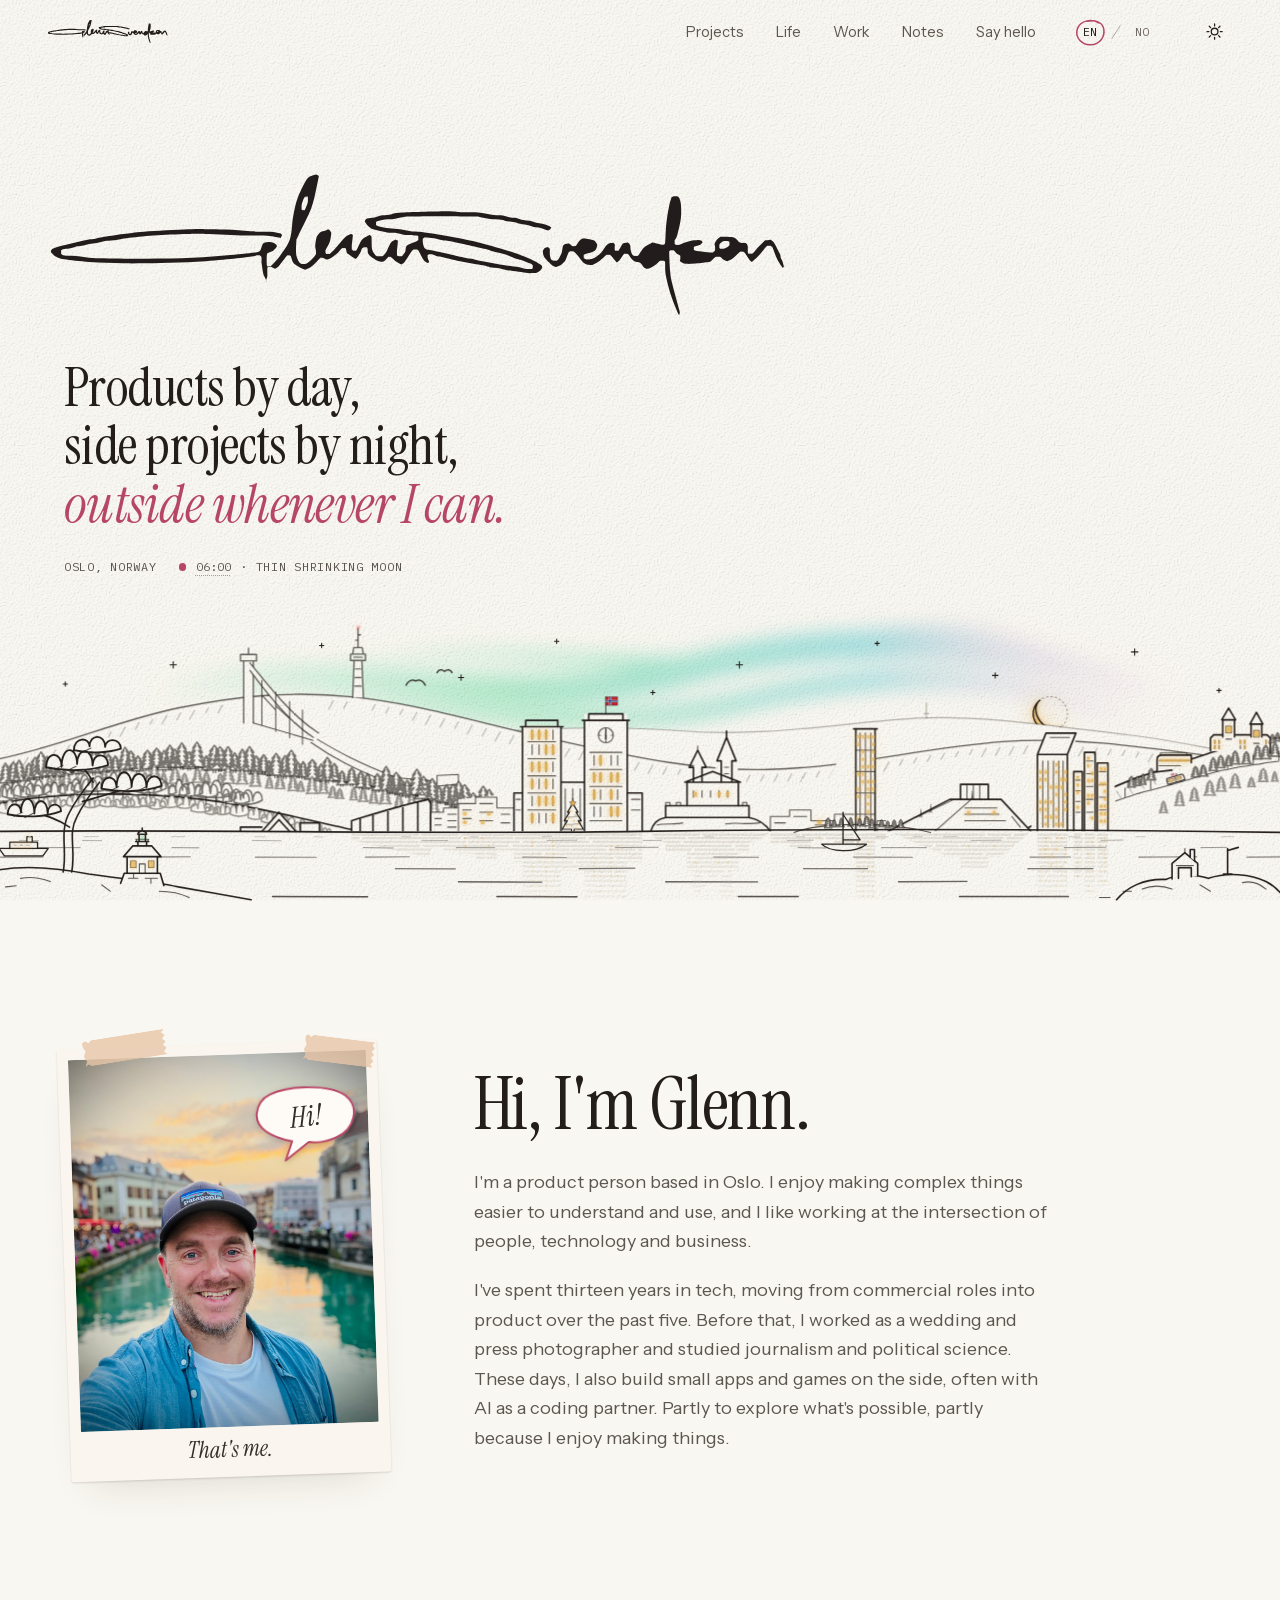
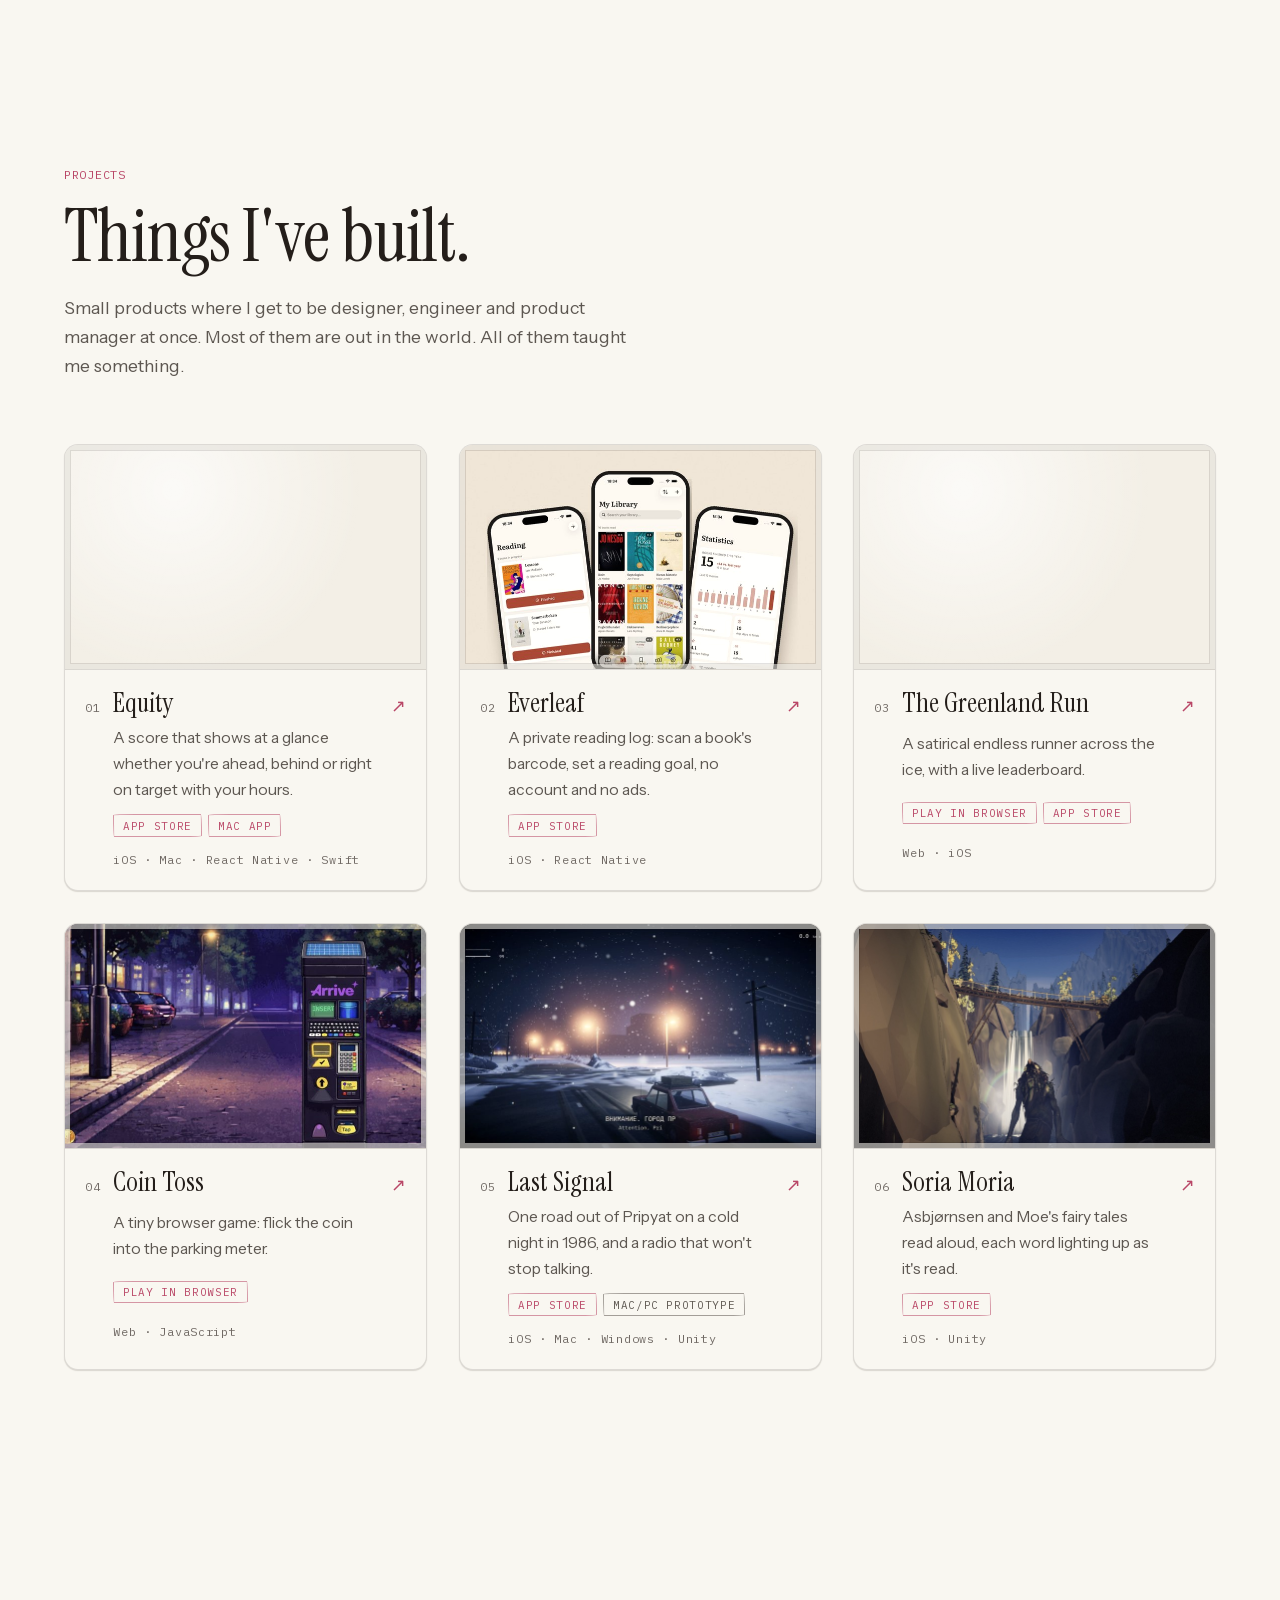
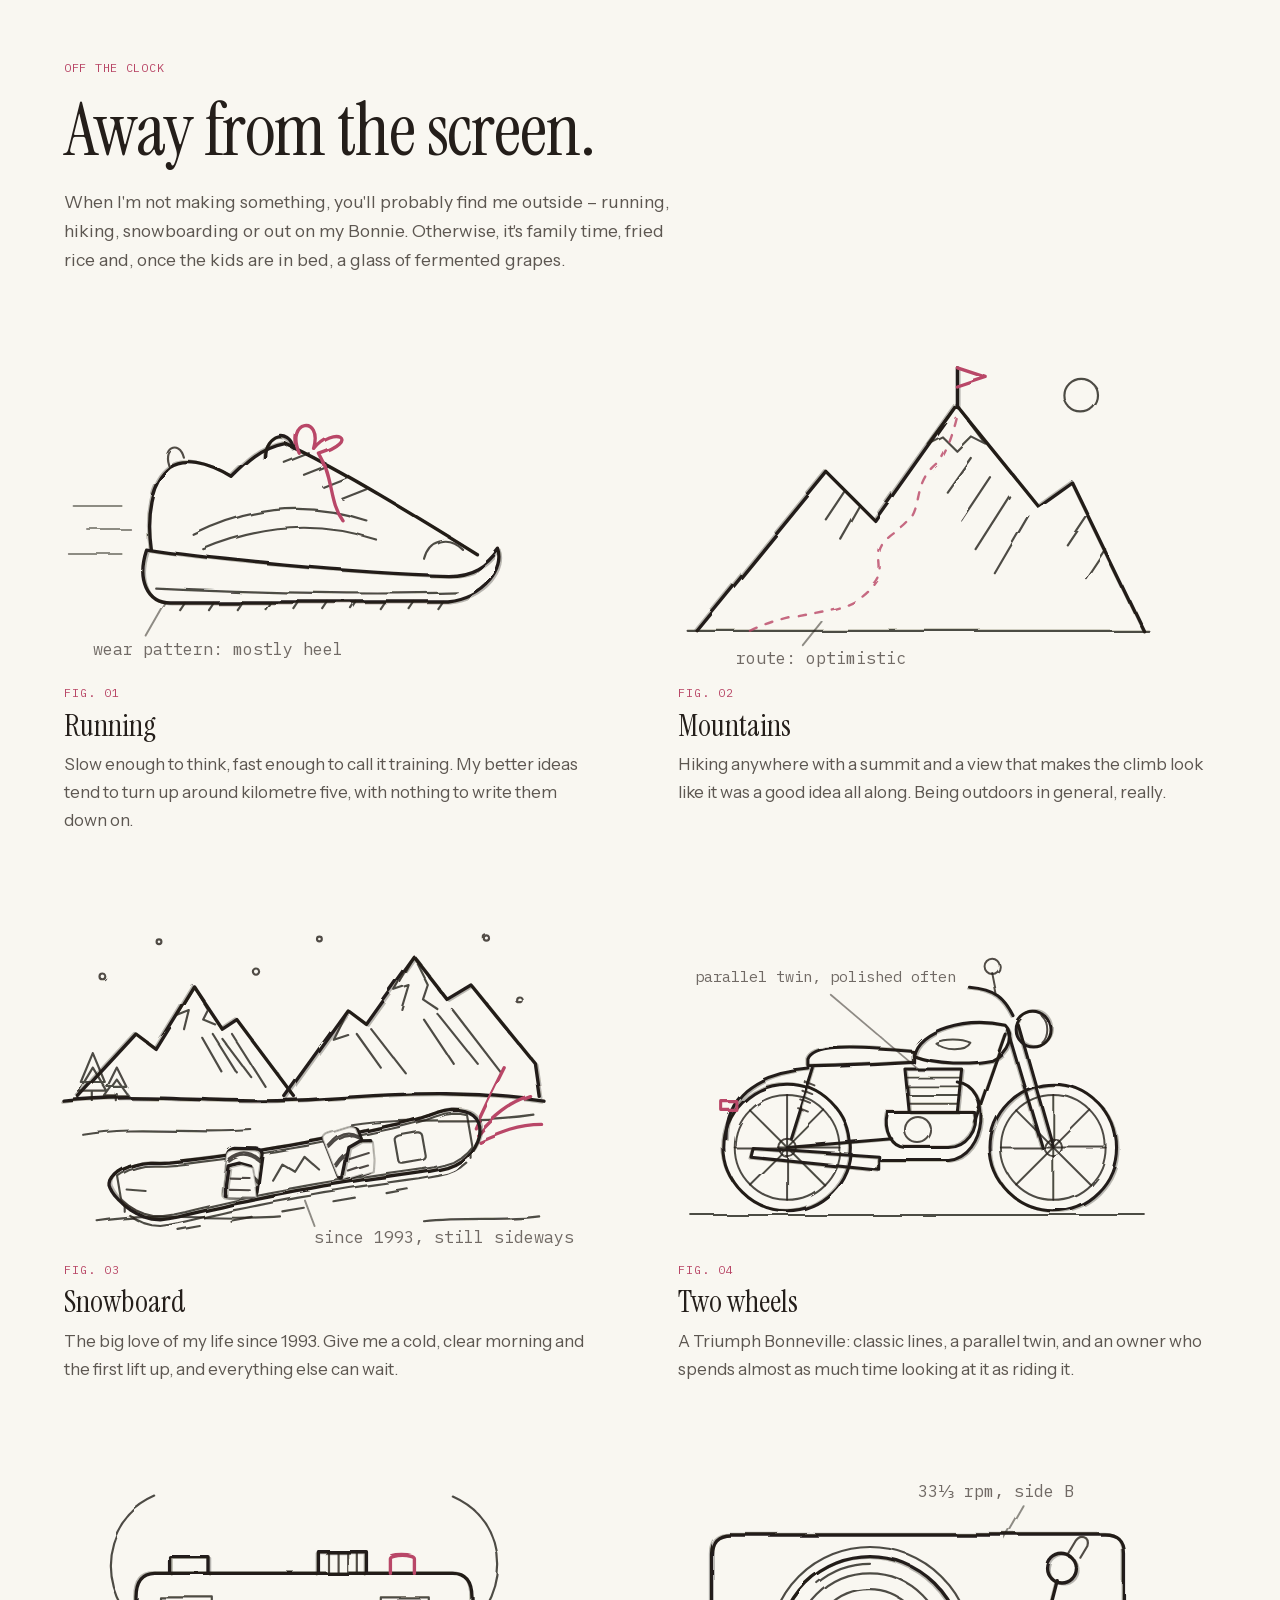
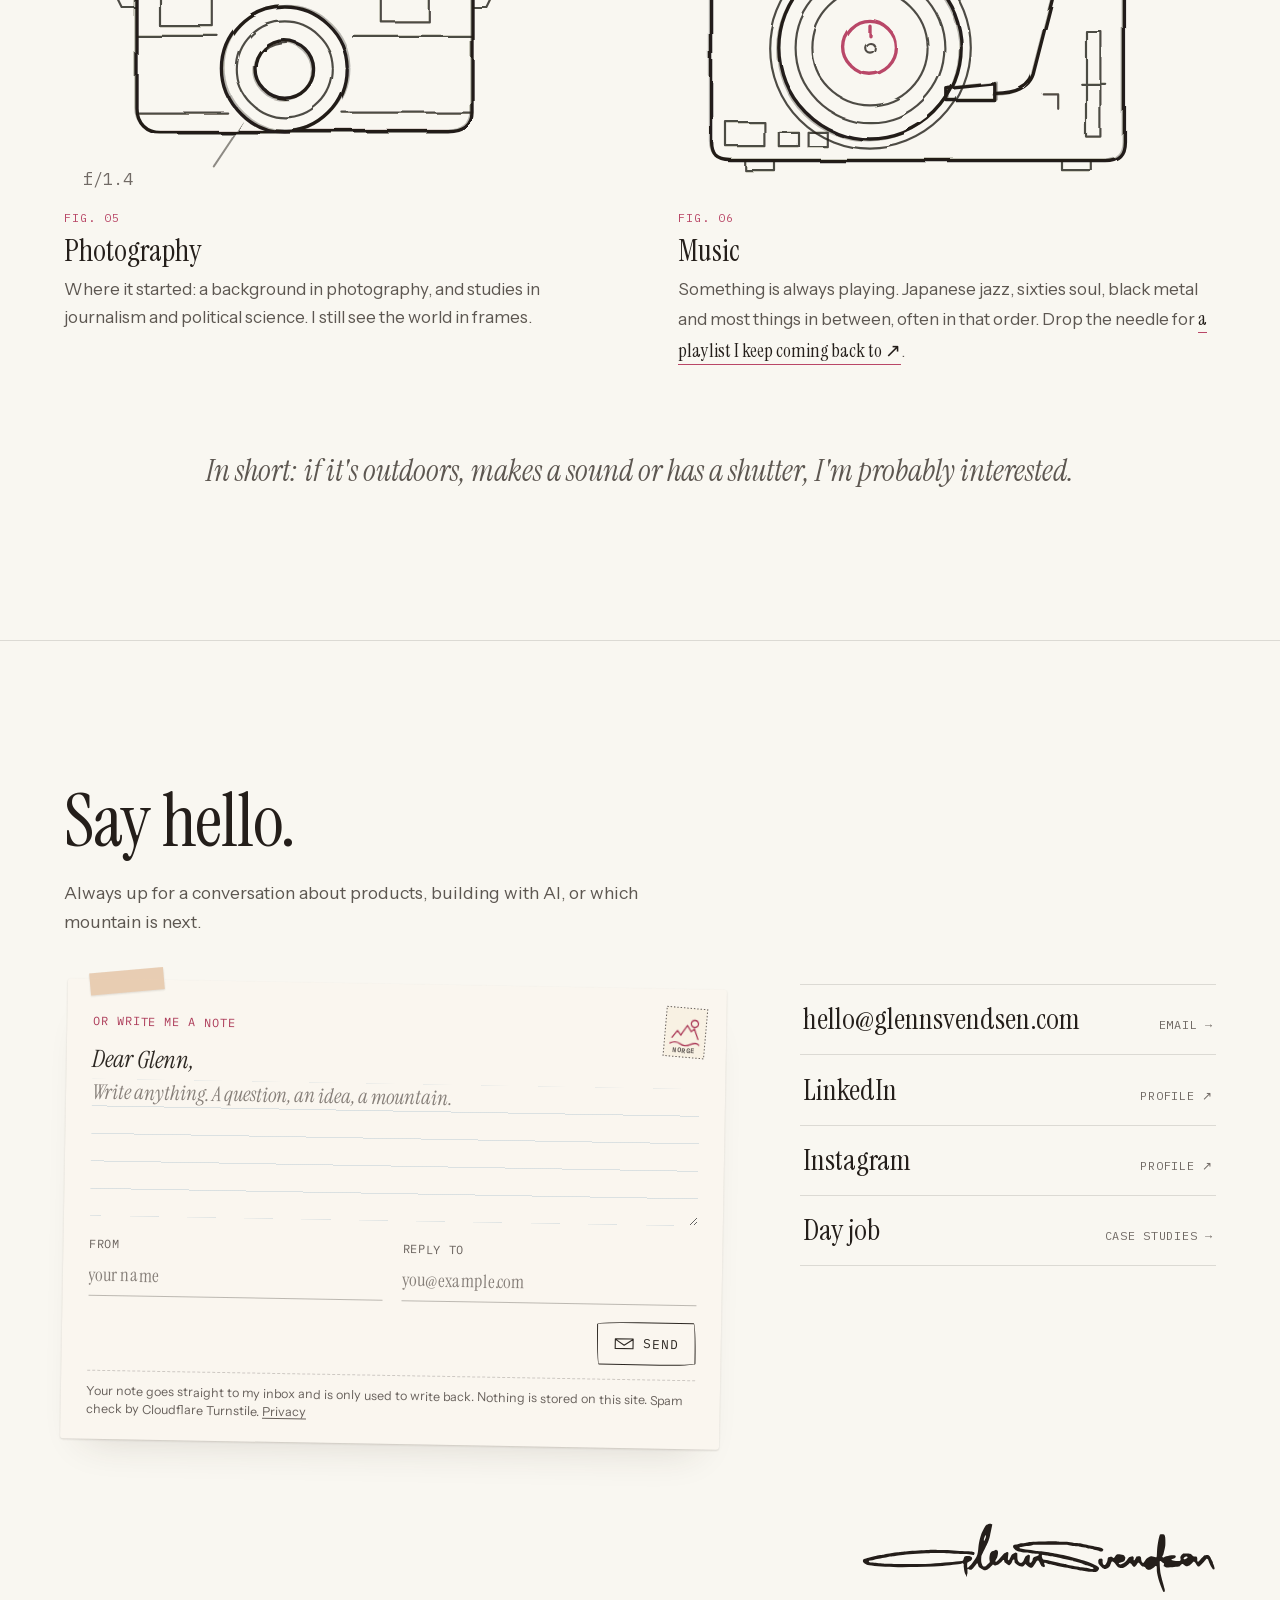
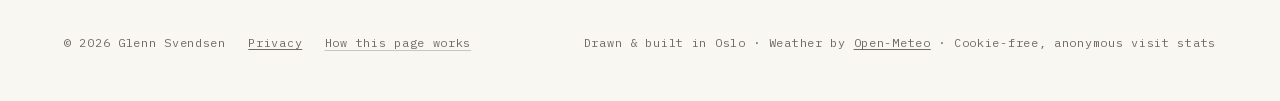
<file: index.html>
<!DOCTYPE html>
<html lang="en" class="no-js">
<head>
  <meta charset="UTF-8">
  <meta name="viewport" content="width=device-width, initial-scale=1.0">
  <!-- Security: only this site and the few services listed may load or receive anything. The sha256 hashes are the
       inline <script>s in the two pages' heads; after editing one, recompute its base64 sha256. -->
  <meta http-equiv="Content-Security-Policy" content="default-src 'self'; script-src 'self' 'sha256-yETAa+HQqtQmvBLxFQGBuOAbf30+J/77lKGS6Y1eWtA=' 'sha256-2tPLUO/hIjuJ/qs6ytzM7r9Ay+L05j6mlVIJWGcQlOU=' 'sha256-i+FD+CFcGc/PiZoSrGq6wyRT5U0SHGYlWKS6YoaZkyw=' https://static.cloudflareinsights.com https://challenges.cloudflare.com; style-src 'self' 'unsafe-inline'; img-src 'self' data: https://notes.glennsvendsen.com http://localhost:8788; font-src 'self'; media-src 'self'; connect-src 'self' https://notes.glennsvendsen.com http://localhost:8788 https://api.open-meteo.com https://cloudflareinsights.com https://api.glennsvendsen.com http://localhost:8787; frame-src https://challenges.cloudflare.com; form-action https://api.glennsvendsen.com; base-uri 'none'; object-src 'none'">
  <meta name="referrer" content="strict-origin-when-cross-origin">
  <script>
    // Before paint: JS flag + saved theme (falls back to the system setting).
    (() => {
      const d = document.documentElement;
      d.classList.replace('no-js', 'js');
      try { const t = localStorage.getItem('theme'); if (t === 'light' || t === 'dark') d.dataset.theme = t; } catch (e) {}
    })();
  </script>

  <title>Glenn Svendsen</title>
  <meta name="description" content="Glenn Svendsen builds small things to learn and draws the rest. Side projects, notebook sketches and a way to say hello, from Oslo.">
  <meta name="author" content="Glenn Svendsen">
  <meta name="color-scheme" content="light dark">
  <meta name="theme-color" content="#f8f5ef" media="(prefers-color-scheme: light)">
  <meta name="theme-color" content="#16181d" media="(prefers-color-scheme: dark)">
  <link rel="canonical" href="https://www.glennsvendsen.com/">

  <meta property="og:type" content="profile">
  <meta property="og:url" content="https://www.glennsvendsen.com/">
  <meta property="og:site_name" content="Glenn Svendsen">
  <meta property="og:title" content="Glenn Svendsen — builds things, draws things">
  <meta property="og:description" content="Side projects, notebook sketches and a way to say hello, from Oslo.">
  <meta property="og:image" content="https://www.glennsvendsen.com/og-image.png">
  <meta property="og:image:width" content="1200">
  <meta property="og:image:height" content="630">
  <meta property="og:image:alt" content="Glenn Svendsen's signature on paper, above a hand-drawn fjord">
  <meta property="profile:first_name" content="Glenn">
  <meta property="profile:last_name" content="Svendsen">
  <meta name="twitter:card" content="summary_large_image">

  <link rel="icon" type="image/svg+xml" href="favicon.svg">
  <link rel="apple-touch-icon" href="apple-touch-icon.png">
  <!-- Fonts are served from this site (no third-party requests). The serif sets the first impression. -->
  <link rel="preload" href="fonts/instrument-serif.woff2" as="font" type="font/woff2" crossorigin>
  <link rel="preload" href="fonts/instrument-sans.woff2" as="font" type="font/woff2" crossorigin>
  <link rel="preconnect" href="https://api.open-meteo.com" crossorigin>
  <link rel="stylesheet" href="style.css">
  <link rel="alternate" type="application/rss+xml" title="Glenn Svendsen — Notes" href="https://notes.glennsvendsen.com/feed.xml">
  <!-- Prerender "Day job" (/work/) as soon as someone shows intent (hover / touch), so it opens instantly. -->
  <script type="speculationrules">
  { "prerender": [{ "where": { "href_matches": "/work/*" }, "eagerness": "moderate" }] }
  </script>
  <!-- Cookie-free, anonymous visit stats (Cloudflare Web Analytics). -->
  <script defer src="https://static.cloudflareinsights.com/beacon.min.js" data-cf-beacon='{"token": "2c6435467bc74cd3a46978c5bc44e5b8"}'></script>

  <script type="application/ld+json">
  {
    "@context": "https://schema.org",
    "@type": "Person",
    "name": "Glenn Svendsen",
    "address": { "@type": "PostalAddress", "addressLocality": "Oslo", "addressCountry": "NO" },
    "url": "https://www.glennsvendsen.com/",
    "sameAs": [
      "https://www.linkedin.com/in/glenn-svendsen-9792b615/",
      "https://github.com/glennsvendsen",
      "https://www.instagram.com/glenn_thats_me"
    ]
  }
  </script>
</head>

<body>
  <!-- Shared defs: pencil wobble for hand-drawn strokes, the edge used by ink-bleed reveals,
       and the signature as a symbol for the small header wordmark. -->
  <svg class="defs" width="0" height="0" aria-hidden="true" focusable="false">
    <defs>
      <!-- Thins the hero signature's traced outline by about a pixel per side, so it reads like a fine pen. -->
      <filter id="sig-thin"><feMorphology operator="erode" radius="0.3"/></filter>
      <filter id="sketch-rough" x="-5%" y="-5%" width="110%" height="110%">
        <feTurbulence type="fractalNoise" baseFrequency="0.04" numOctaves="2" seed="7"/>
        <feDisplacementMap in="SourceGraphic" scale="2.2"/>
      </filter>
      <!-- A finer wobble for the skyline: still pencil, but the landmarks stay crisp. -->
      <filter id="sketch-fine" x="-5%" y="-5%" width="110%" height="110%">
        <feTurbulence type="fractalNoise" baseFrequency="0.07" numOctaves="2" seed="7"/>
        <feDisplacementMap in="SourceGraphic" scale="1.1"/>
      </filter>
      <filter id="ink-bleed" x="-10%" y="-10%" width="120%" height="120%">
        <feTurbulence type="fractalNoise" baseFrequency="0.022" numOctaves="4" seed="3" result="noise"/>
        <feDisplacementMap in="SourceAlpha" in2="noise" scale="46" xChannelSelector="R" yChannelSelector="G" result="edge"/>
        <feGaussianBlur in="edge" stdDeviation="1.4" result="soft"/>
        <feComposite in="SourceGraphic" in2="soft" operator="in"/>
      </filter>
      <symbol id="sig" viewBox="0 0 272.2 53.6"><path fill="currentColor" fill-rule="evenodd" d="M96.91 -0.12C97.41 -0.19 98.15 -0.11 98.50 -0.03C98.85 0.05 98.89 0.22 99.00 0.35C99.11 0.48 99.38 -0.63 99.13 0.75C98.89 2.13 97.97 6.67 97.52 8.62C97.07 10.58 96.80 11.40 96.43 12.50C96.07 13.60 96.22 13.31 95.32 15.25C94.42 17.19 91.78 22.48 91.02 24.12C90.26 25.77 90.84 24.44 90.77 25.12C90.70 25.81 90.59 27.40 90.61 28.25C90.63 29.10 90.71 29.62 90.88 30.25C91.05 30.88 91.36 31.57 91.62 32.00C91.89 32.43 92.23 32.67 92.50 32.82C92.77 32.97 92.96 32.98 93.25 32.92C93.54 32.86 93.75 32.86 94.25 32.48C94.75 32.09 95.79 31.12 96.26 30.62C96.74 30.13 96.95 29.79 97.12 29.50C97.28 29.21 97.28 29.25 97.26 28.88C97.24 28.50 97.03 27.79 96.99 27.25C96.95 26.71 96.95 26.27 97.01 25.62C97.08 24.98 97.25 23.92 97.39 23.38C97.52 22.83 97.54 22.76 97.81 22.38C98.08 21.99 98.54 21.38 99.00 21.08C99.46 20.79 100.13 20.80 100.59 20.62C101.05 20.45 101.45 20.14 101.75 20.04C102.05 19.94 102.17 19.97 102.38 20.03C102.58 20.08 102.81 20.19 103.00 20.38C103.19 20.56 103.39 20.88 103.50 21.12C103.61 21.38 103.62 21.52 103.63 21.88C103.64 22.23 103.64 22.65 103.55 23.25C103.46 23.85 103.40 24.65 103.08 25.50C102.76 26.35 101.87 27.81 101.62 28.38C101.37 28.94 101.54 28.73 101.59 28.88C101.63 29.02 101.72 29.20 101.88 29.22C102.03 29.24 102.14 29.31 102.53 29.00C102.92 28.69 103.32 28.35 104.22 27.38C105.13 26.40 107.00 24.03 107.94 23.12C108.88 22.22 109.41 22.19 109.88 21.96C110.34 21.72 110.50 21.72 110.75 21.72C111.00 21.73 111.22 21.84 111.38 21.99C111.53 22.14 111.68 21.79 111.66 22.62C111.64 23.46 111.29 26.17 111.24 27.00C111.20 27.83 111.32 27.47 111.40 27.62C111.49 27.78 111.61 27.92 111.75 27.94C111.89 27.96 111.93 28.28 112.26 27.75C112.59 27.22 113.31 25.47 113.72 24.75C114.14 24.03 114.22 23.87 114.75 23.46C115.28 23.04 116.42 22.50 116.88 22.28C117.33 22.06 117.29 22.12 117.50 22.14C117.71 22.16 117.95 22.25 118.12 22.39C118.30 22.54 118.44 22.15 118.54 23.00C118.65 23.85 118.52 26.39 118.76 27.50C119.01 28.61 119.59 29.22 120.00 29.65C120.41 30.08 120.88 30.06 121.25 30.07C121.62 30.09 121.87 30.03 122.21 29.75C122.56 29.47 122.87 29.15 123.32 28.38C123.76 27.60 124.36 25.84 124.87 25.12C125.38 24.41 126.00 24.28 126.38 24.07C126.75 23.86 126.87 23.85 127.12 23.86C127.38 23.86 127.71 23.98 127.91 24.12C128.11 24.27 128.30 23.90 128.31 24.75C128.31 25.60 127.96 28.40 127.95 29.25C127.94 30.10 128.12 29.73 128.25 29.86C128.38 29.99 128.58 30.04 128.75 30.02C128.92 30.00 129.03 30.05 129.29 29.75C129.54 29.45 130.03 28.85 130.30 28.25C130.57 27.65 130.19 26.77 130.91 26.12C131.63 25.48 133.93 24.77 134.62 24.40C135.32 24.02 135.03 24.05 135.10 23.88C135.17 23.70 135.17 23.51 135.05 23.38C134.92 23.24 135.17 23.16 134.38 23.08C133.58 23.00 131.56 23.05 130.25 22.89C128.94 22.73 127.62 22.27 126.50 22.12C125.38 21.97 124.83 22.20 123.50 21.99C122.17 21.77 119.62 21.20 118.50 20.84C117.38 20.47 117.26 20.26 116.75 19.80C116.24 19.35 115.67 18.57 115.43 18.12C115.19 17.68 115.19 17.46 115.32 17.12C115.44 16.79 115.59 16.37 116.18 16.12C116.77 15.88 118.03 15.88 118.88 15.68C119.72 15.49 120.33 15.13 121.25 14.96C122.17 14.79 123.06 14.84 124.38 14.66C125.69 14.48 125.48 14.09 129.12 13.88C132.77 13.66 142.42 13.41 146.25 13.40C150.08 13.38 150.17 13.72 152.12 13.80C154.08 13.88 156.06 13.70 158.00 13.86C159.94 14.02 162.23 14.57 163.75 14.75C165.27 14.93 166.08 14.78 167.12 14.94C168.17 15.11 169.12 15.58 170.00 15.75C170.88 15.92 171.60 15.80 172.38 15.95C173.15 16.10 173.83 16.49 174.62 16.66C175.42 16.82 176.31 16.79 177.12 16.96C177.94 17.13 178.73 17.50 179.50 17.68C180.27 17.86 180.96 17.85 181.75 18.05C182.54 18.25 183.73 18.66 184.25 18.88C184.77 19.09 184.75 19.19 184.88 19.36C185.00 19.53 185.02 19.69 185.01 19.88C185.01 20.06 184.93 20.31 184.83 20.50C184.72 20.69 184.55 20.87 184.38 21.00C184.20 21.13 184.02 21.23 183.75 21.26C183.48 21.29 183.38 21.34 182.75 21.17C182.12 21.01 180.81 20.48 180.00 20.27C179.19 20.06 178.52 20.07 177.88 19.93C177.23 19.78 176.98 19.58 176.12 19.39C175.27 19.20 173.65 18.99 172.75 18.80C171.85 18.60 171.56 18.36 170.75 18.20C169.94 18.05 168.71 18.03 167.88 17.87C167.04 17.71 166.79 17.40 165.75 17.26C164.71 17.11 162.96 17.15 161.62 16.98C160.29 16.82 158.73 16.42 157.75 16.28C156.77 16.13 157.94 16.17 155.75 16.12C153.56 16.07 148.46 15.97 144.62 15.97C140.79 15.96 135.17 16.04 132.75 16.11C130.33 16.17 131.10 16.22 130.12 16.37C129.15 16.51 127.84 16.86 126.88 16.98C125.91 17.11 125.31 16.99 124.33 17.12C123.35 17.26 121.68 17.60 121.00 17.76C120.32 17.93 120.39 17.98 120.28 18.12C120.16 18.27 120.14 18.47 120.32 18.62C120.50 18.78 120.57 18.85 121.38 19.03C122.18 19.21 123.83 19.56 125.12 19.73C126.42 19.90 127.79 19.87 129.12 20.05C130.46 20.23 131.79 20.61 133.12 20.79C134.46 20.97 134.48 20.75 137.12 21.12C139.77 21.50 145.38 22.38 149.00 23.05C152.62 23.72 155.50 24.31 158.88 25.15C162.25 25.99 167.02 27.43 169.25 28.08C171.48 28.74 170.88 28.55 172.25 29.07C173.62 29.59 176.04 30.50 177.50 31.18C178.96 31.86 180.31 32.66 181.00 33.12C181.69 33.59 181.53 33.69 181.64 34.00C181.75 34.31 181.81 34.62 181.65 35.00C181.50 35.38 181.03 35.94 180.69 36.25C180.36 36.56 180.03 36.72 179.62 36.85C179.22 36.98 178.92 37.01 178.25 37.03C177.58 37.06 177.42 37.17 175.62 36.98C173.83 36.79 169.35 36.18 167.50 35.88C165.65 35.58 165.50 35.36 164.50 35.18C163.50 35.00 162.44 34.99 161.50 34.82C160.56 34.65 160.54 34.49 158.88 34.16C157.21 33.83 153.94 33.35 151.50 32.85C149.06 32.34 145.77 31.46 144.25 31.13C142.73 30.80 143.06 31.04 142.38 30.86C141.69 30.68 140.60 30.17 140.12 30.06C139.65 29.95 139.64 30.10 139.50 30.20C139.36 30.29 139.23 30.30 139.28 30.62C139.34 30.95 139.75 31.75 139.83 32.12C139.92 32.50 139.88 32.68 139.81 32.88C139.73 33.07 139.55 33.23 139.38 33.31C139.20 33.38 139.00 33.40 138.75 33.33C138.50 33.26 138.18 33.13 137.88 32.90C137.57 32.68 137.38 32.67 136.94 32.00C136.50 31.33 135.59 29.45 135.25 28.86C134.91 28.28 135.02 28.57 134.88 28.48C134.73 28.38 134.54 28.32 134.38 28.32C134.21 28.32 134.06 28.34 133.88 28.48C133.69 28.61 133.76 28.43 133.27 29.12C132.79 29.82 131.53 31.88 130.98 32.62C130.44 33.37 130.27 33.40 130.00 33.61C129.73 33.82 129.58 33.84 129.38 33.87C129.17 33.90 129.15 33.95 128.75 33.78C128.35 33.60 127.62 33.25 127.00 32.81C126.38 32.36 125.42 31.37 125.00 31.12C124.58 30.87 124.77 31.08 124.50 31.31C124.23 31.53 123.67 32.21 123.38 32.46C123.08 32.70 123.04 32.72 122.75 32.78C122.46 32.84 122.08 32.87 121.62 32.82C121.17 32.76 120.67 32.76 120.00 32.45C119.33 32.14 118.15 31.31 117.62 30.94C117.10 30.57 117.07 30.48 116.88 30.24C116.68 30.00 116.56 29.89 116.46 29.50C116.37 29.11 116.40 28.21 116.30 27.88C116.21 27.54 116.03 27.52 115.88 27.48C115.72 27.44 115.53 27.54 115.38 27.65C115.22 27.76 115.08 27.82 114.92 28.12C114.75 28.43 114.66 28.98 114.38 29.50C114.10 30.02 113.54 30.85 113.25 31.22C112.96 31.59 112.83 31.60 112.62 31.70C112.42 31.80 112.62 32.14 112.00 31.82C111.38 31.49 109.47 30.17 108.91 29.75C108.34 29.33 108.73 29.60 108.62 29.31C108.52 29.02 108.42 28.26 108.30 28.00C108.17 27.74 108.03 27.75 107.88 27.76C107.72 27.77 107.65 27.79 107.38 28.06C107.10 28.33 106.77 28.88 106.23 29.38C105.69 29.87 104.71 30.64 104.12 31.03C103.54 31.43 103.15 31.60 102.75 31.77C102.35 31.94 102.04 32.00 101.75 32.03C101.46 32.07 101.29 32.09 101.00 32.00C100.71 31.91 100.25 31.57 100.00 31.48C99.75 31.40 100.00 31.08 99.50 31.50C99.00 31.92 97.70 33.40 97.03 34.00C96.36 34.60 96.03 34.80 95.50 35.10C94.97 35.39 94.27 35.66 93.88 35.77C93.48 35.87 93.42 35.81 93.12 35.74C92.83 35.68 92.76 35.71 92.12 35.36C91.49 35.01 89.94 34.08 89.34 33.62C88.75 33.17 88.79 33.09 88.56 32.62C88.34 32.16 88.16 31.20 88.00 30.86C87.84 30.52 87.75 30.61 87.62 30.57C87.50 30.53 87.77 30.02 87.25 30.62C86.73 31.21 85.16 33.37 84.52 34.12C83.87 34.88 83.75 34.90 83.38 35.12C83.00 35.34 82.71 35.52 82.25 35.45C81.79 35.39 80.96 34.83 80.62 34.71C80.29 34.59 80.35 34.59 80.25 34.73C80.15 34.86 80.04 34.93 80.00 35.50C79.96 36.07 80.09 37.46 80.02 38.12C79.95 38.79 79.66 39.12 79.58 39.50C79.51 39.88 79.62 40.18 79.56 40.38C79.51 40.57 79.35 40.65 79.25 40.65C79.15 40.65 79.04 40.57 78.96 40.38C78.89 40.18 78.94 39.90 78.79 39.50C78.63 39.10 78.23 38.48 78.04 38.00C77.85 37.52 77.79 37.48 77.64 36.62C77.48 35.77 77.19 33.77 77.10 32.88C77.02 31.98 77.18 31.63 77.12 31.27C77.07 30.92 76.92 30.86 76.75 30.72C76.58 30.58 76.54 30.41 76.12 30.44C75.71 30.48 75.88 30.69 74.25 30.92C72.62 31.15 69.75 31.51 66.38 31.84C63.00 32.16 58.31 32.61 54.00 32.86C49.69 33.10 45.12 33.20 40.50 33.30C35.88 33.39 30.75 33.47 26.25 33.41C21.75 33.35 17.19 33.17 13.50 32.93C9.81 32.68 6.19 32.27 4.12 31.94C2.06 31.62 1.88 31.37 1.12 31.00C0.38 30.63 -0.05 30.03 -0.38 29.70C-0.70 29.36 -0.73 29.28 -0.80 29.00C-0.86 28.72 -0.91 28.31 -0.76 28.00C-0.60 27.69 -0.58 27.47 0.12 27.15C0.83 26.84 2.21 26.45 3.50 26.09C4.79 25.73 6.40 25.36 7.88 25.02C9.35 24.67 11.19 24.24 12.38 24.02C13.56 23.80 14.04 23.88 15.00 23.71C15.96 23.55 16.29 23.35 18.12 23.04C19.96 22.73 23.42 22.20 26.00 21.86C28.58 21.52 29.62 21.29 33.62 20.99C37.62 20.70 46.10 20.27 50.00 20.11C53.90 19.94 54.54 20.01 57.00 20.02C59.46 20.04 61.94 20.05 64.75 20.18C67.56 20.31 71.17 20.69 73.88 20.83C76.58 20.97 79.21 20.89 81.00 21.02C82.79 21.14 83.94 21.45 84.62 21.58C85.31 21.71 84.99 21.70 85.12 21.81C85.26 21.92 85.38 22.05 85.44 22.25C85.49 22.45 85.51 22.75 85.44 23.00C85.37 23.25 85.18 23.57 85.00 23.74C84.82 23.91 85.33 24.10 84.38 24.01C83.42 23.92 81.44 23.35 79.25 23.20C77.06 23.04 75.04 23.20 71.25 23.09C67.46 22.98 60.00 22.61 56.50 22.52C53.00 22.44 53.33 22.49 50.25 22.59C47.17 22.69 41.71 22.89 38.00 23.15C34.29 23.41 30.48 23.84 28.00 24.14C25.52 24.43 24.46 24.73 23.12 24.91C21.79 25.08 21.02 25.02 20.00 25.18C18.98 25.35 17.98 25.71 17.00 25.88C16.02 26.06 15.06 26.06 14.12 26.24C13.19 26.41 12.21 26.76 11.38 26.92C10.54 27.09 9.86 27.08 9.09 27.25C8.32 27.42 7.52 27.81 6.75 27.96C5.98 28.12 4.98 28.08 4.50 28.17C4.02 28.26 4.01 28.38 3.88 28.50C3.74 28.62 3.67 28.72 3.69 28.88C3.71 29.03 3.78 29.29 4.00 29.44C4.22 29.59 4.17 29.68 5.00 29.77C5.83 29.86 7.50 29.83 9.00 29.97C10.50 30.10 12.46 30.45 14.00 30.59C15.54 30.72 14.83 30.70 18.25 30.77C21.67 30.84 28.96 31.01 34.50 30.99C40.04 30.97 46.33 30.88 51.50 30.65C56.67 30.42 61.52 29.96 65.50 29.61C69.48 29.26 73.59 28.79 75.38 28.56C77.16 28.34 75.97 28.39 76.19 28.25C76.42 28.11 76.55 28.15 76.75 27.75C76.95 27.35 77.19 26.31 77.39 25.88C77.60 25.44 77.73 25.30 78.00 25.12C78.27 24.95 78.52 24.89 79.00 24.83C79.48 24.77 80.38 24.76 80.88 24.78C81.38 24.81 81.69 24.86 82.00 24.96C82.31 25.06 82.51 25.20 82.75 25.38C82.99 25.55 83.28 25.77 83.43 26.00C83.57 26.23 83.64 26.50 83.62 26.75C83.61 27.00 83.57 27.19 83.35 27.50C83.13 27.81 82.77 28.29 82.29 28.62C81.80 28.96 80.86 29.25 80.45 29.50C80.04 29.75 79.97 29.54 79.86 30.12C79.74 30.71 79.76 32.42 79.79 33.00C79.81 33.58 79.90 33.49 80.00 33.62C80.10 33.76 80.06 34.02 80.38 33.81C80.69 33.60 81.24 33.07 81.88 32.38C82.51 31.68 83.21 31.06 84.17 29.62C85.12 28.19 86.86 26.00 87.61 23.75C88.36 21.50 88.36 18.19 88.69 16.12C89.03 14.06 89.30 12.71 89.62 11.38C89.94 10.04 90.29 9.04 90.61 8.12C90.94 7.21 91.01 7.00 91.58 5.88C92.14 4.75 93.35 2.31 94.00 1.40C94.65 0.48 95.02 0.62 95.50 0.37C95.98 0.11 96.41 -0.06 96.91 -0.12Z M229.79 7.88C230.17 7.84 230.97 7.80 231.38 7.87C231.78 7.94 232.02 7.99 232.25 8.30C232.48 8.62 232.64 9.18 232.77 9.75C232.90 10.32 232.98 10.81 233.02 11.75C233.07 12.69 233.09 14.31 233.05 15.38C233.00 16.44 232.99 16.83 232.74 18.12C232.50 19.42 231.91 22.00 231.57 23.12C231.23 24.25 230.84 24.50 230.69 24.88C230.54 25.25 230.63 25.23 230.66 25.38C230.69 25.52 230.69 25.67 230.88 25.75C231.06 25.83 231.27 25.96 231.75 25.84C232.23 25.72 232.98 25.27 233.75 25.01C234.52 24.75 235.33 24.42 236.38 24.27C237.42 24.12 239.24 24.02 240.00 24.10C240.76 24.18 240.77 24.56 240.95 24.75C241.13 24.94 241.09 25.08 241.08 25.25C241.08 25.42 241.08 25.54 240.92 25.75C240.76 25.96 240.61 26.27 240.12 26.52C239.64 26.76 238.39 27.04 238.00 27.20C237.61 27.37 237.80 27.41 237.78 27.50C237.76 27.59 237.67 27.64 237.88 27.75C238.08 27.86 238.06 27.99 239.00 28.14C239.94 28.29 242.61 28.60 243.50 28.64C244.39 28.68 244.15 28.48 244.36 28.38C244.57 28.27 244.67 28.17 244.76 28.00C244.84 27.83 244.90 27.71 244.88 27.38C244.85 27.04 244.64 26.38 244.62 26.00C244.61 25.62 244.67 25.44 244.80 25.12C244.92 24.81 245.10 24.46 245.38 24.12C245.65 23.79 246.12 23.34 246.45 23.12C246.78 22.91 246.51 22.87 247.38 22.84C248.24 22.81 250.65 22.83 251.62 22.94C252.60 23.05 252.70 23.16 253.23 23.50C253.75 23.84 254.18 24.73 254.75 25.00C255.32 25.27 256.22 25.05 256.62 25.11C257.03 25.17 257.02 25.16 257.20 25.38C257.37 25.59 257.59 25.83 257.68 26.38C257.77 26.92 257.65 28.17 257.74 28.62C257.84 29.08 258.02 29.12 258.25 29.13C258.48 29.15 258.71 29.10 259.12 28.70C259.54 28.30 260.08 27.46 260.75 26.74C261.42 26.02 262.62 24.81 263.12 24.38C263.62 23.96 263.27 24.24 263.75 24.16C264.23 24.09 265.52 23.93 266.00 23.96C266.48 23.98 266.38 24.10 266.62 24.29C266.87 24.49 266.96 24.30 267.46 25.12C267.95 25.95 269.20 28.34 269.60 29.25C270.00 30.16 269.73 30.19 269.88 30.60C270.02 31.02 270.25 31.20 270.44 31.75C270.64 32.30 270.96 33.40 271.06 33.88C271.16 34.35 271.12 34.42 271.05 34.62C270.98 34.83 270.80 35.02 270.62 35.10C270.45 35.17 270.18 35.15 270.00 35.08C269.82 35.00 269.91 35.22 269.52 34.62C269.13 34.03 268.23 32.65 267.67 31.50C267.12 30.35 266.52 28.46 266.21 27.75C265.89 27.04 265.96 27.38 265.80 27.25C265.64 27.12 265.47 26.95 265.25 26.95C265.03 26.95 264.98 26.77 264.50 27.25C264.02 27.73 263.10 29.02 262.38 29.83C261.65 30.63 260.62 31.63 260.12 32.11C259.62 32.59 259.60 32.57 259.38 32.70C259.15 32.83 259.00 32.92 258.75 32.88C258.50 32.85 258.33 33.04 257.86 32.50C257.38 31.96 256.35 30.19 255.89 29.62C255.43 29.06 255.34 29.18 255.12 29.13C254.91 29.09 255.12 28.93 254.62 29.35C254.12 29.77 252.88 31.11 252.12 31.66C251.38 32.21 250.56 32.48 250.12 32.65C249.69 32.82 249.75 32.72 249.50 32.68C249.25 32.63 248.92 32.53 248.62 32.40C248.33 32.27 248.04 32.13 247.75 31.91C247.46 31.69 247.12 31.25 246.88 31.09C246.62 30.92 246.46 30.93 246.25 30.94C246.04 30.95 246.00 30.88 245.62 31.17C245.25 31.45 244.40 32.36 244.00 32.66C243.60 32.95 244.17 32.81 243.25 32.95C242.33 33.09 240.04 33.38 238.50 33.49C236.96 33.59 235.08 33.70 234.00 33.57C232.92 33.44 232.38 32.94 232.00 32.70C231.62 32.46 231.74 32.47 231.74 32.12C231.73 31.78 232.15 31.01 231.98 30.62C231.82 30.24 231.12 30.15 230.75 29.84C230.38 29.52 230.02 28.95 229.75 28.73C229.48 28.52 229.28 28.51 229.12 28.54C228.97 28.56 228.87 28.71 228.79 28.88C228.71 29.04 228.63 28.35 228.66 29.50C228.70 30.65 228.81 33.94 229.00 35.75C229.19 37.56 229.24 37.98 229.81 40.38C230.38 42.77 231.97 48.19 232.42 50.12C232.86 52.06 232.48 51.62 232.48 52.00C232.47 52.38 232.45 52.27 232.38 52.38C232.30 52.48 232.14 52.64 232.00 52.64C231.86 52.64 231.69 52.57 231.52 52.38C231.35 52.18 231.47 52.69 230.97 51.50C230.48 50.31 229.27 47.52 228.55 45.25C227.83 42.98 227.02 39.89 226.66 37.88C226.29 35.86 226.46 34.04 226.38 33.17C226.29 32.29 226.24 32.75 226.15 32.62C226.07 32.50 226.05 32.44 225.88 32.43C225.70 32.42 225.46 32.36 225.12 32.58C224.79 32.79 224.40 33.36 223.88 33.75C223.35 34.14 222.56 34.63 222.00 34.91C221.44 35.19 220.90 35.33 220.50 35.42C220.10 35.51 219.96 35.55 219.62 35.45C219.29 35.35 218.92 35.22 218.50 34.84C218.08 34.47 217.71 33.58 217.12 33.21C216.54 32.83 215.55 32.89 215.00 32.60C214.45 32.32 214.14 31.88 213.80 31.50C213.47 31.12 213.26 30.58 213.00 30.31C212.74 30.05 212.46 29.93 212.25 29.90C212.04 29.87 212.09 29.71 211.74 30.12C211.39 30.54 210.58 31.88 210.17 32.38C209.75 32.87 209.49 32.99 209.25 33.11C209.01 33.23 208.92 33.14 208.75 33.09C208.58 33.04 208.62 33.21 208.25 32.81C207.88 32.40 206.94 31.08 206.50 30.66C206.06 30.24 205.85 30.30 205.62 30.27C205.40 30.25 205.56 30.17 205.12 30.53C204.69 30.89 203.75 31.88 203.00 32.43C202.25 32.98 201.17 33.56 200.62 33.82C200.08 34.08 200.17 33.99 199.75 34.02C199.33 34.04 198.54 34.01 198.12 33.96C197.71 33.91 197.61 33.89 197.25 33.71C196.89 33.53 196.49 33.43 195.94 32.88C195.39 32.32 194.52 30.99 193.96 30.38C193.41 29.76 192.95 29.41 192.62 29.17C192.30 28.94 192.21 28.94 192.00 28.99C191.79 29.04 191.66 28.93 191.38 29.47C191.09 30.02 190.58 31.63 190.27 32.25C189.96 32.87 189.84 32.86 189.50 33.18C189.16 33.50 188.77 33.90 188.25 34.17C187.73 34.44 186.83 34.72 186.38 34.79C185.92 34.86 185.85 34.76 185.50 34.60C185.15 34.44 184.90 34.43 184.25 33.83C183.60 33.23 182.14 31.91 181.62 31.00C181.11 30.09 181.19 28.98 181.18 28.38C181.17 27.77 181.41 27.62 181.57 27.38C181.73 27.13 181.82 27.03 182.12 26.91C182.43 26.78 183.02 26.59 183.38 26.60C183.73 26.62 184.05 26.81 184.24 27.00C184.43 27.19 184.48 27.35 184.52 27.75C184.56 28.15 184.44 28.85 184.49 29.38C184.54 29.90 184.68 30.51 184.82 30.88C184.97 31.24 185.16 31.44 185.38 31.57C185.59 31.71 185.90 31.75 186.12 31.70C186.35 31.65 186.54 31.52 186.75 31.30C186.96 31.08 187.12 30.82 187.36 30.38C187.59 29.93 187.97 29.27 188.16 28.62C188.36 27.98 188.37 26.98 188.53 26.50C188.69 26.02 188.89 25.93 189.11 25.75C189.34 25.57 189.52 25.50 189.88 25.43C190.23 25.35 190.92 25.28 191.25 25.29C191.58 25.30 191.62 25.33 191.88 25.49C192.12 25.65 192.54 26.11 192.75 26.25C192.96 26.39 192.99 26.35 193.12 26.30C193.26 26.26 193.26 26.36 193.55 26.00C193.85 25.64 194.36 24.57 194.88 24.13C195.39 23.70 195.71 23.41 196.62 23.40C197.54 23.39 199.56 23.81 200.38 24.06C201.19 24.30 201.22 24.55 201.50 24.86C201.78 25.16 201.99 25.58 202.07 25.88C202.16 26.17 202.17 26.15 202.01 26.62C201.86 27.10 201.93 28.16 201.12 28.74C200.32 29.32 197.88 29.83 197.21 30.12C196.53 30.42 197.08 30.38 197.08 30.50C197.09 30.62 197.08 30.72 197.25 30.84C197.42 30.96 197.85 31.18 198.12 31.22C198.40 31.26 198.46 31.24 198.88 31.10C199.29 30.96 199.98 30.79 200.64 30.38C201.29 29.96 202.06 29.40 202.78 28.62C203.51 27.85 204.28 26.31 205.00 25.71C205.72 25.12 206.65 25.17 207.12 25.07C207.60 24.96 207.65 25.01 207.88 25.10C208.10 25.19 208.33 25.43 208.45 25.62C208.57 25.82 208.59 25.92 208.60 26.25C208.61 26.58 208.44 27.33 208.48 27.62C208.53 27.92 208.75 28.01 208.88 28.05C209.00 28.08 208.98 28.25 209.25 27.86C209.52 27.47 210.21 26.17 210.50 25.73C210.79 25.28 210.60 25.33 211.00 25.21C211.40 25.08 212.45 24.99 212.88 24.98C213.30 24.97 213.36 24.96 213.58 25.12C213.80 25.29 214.08 25.58 214.21 26.00C214.34 26.42 214.27 27.10 214.37 27.62C214.47 28.15 214.67 28.78 214.82 29.12C214.96 29.47 215.07 29.56 215.25 29.70C215.43 29.85 215.67 29.99 215.88 29.98C216.08 29.98 216.20 30.03 216.50 29.68C216.80 29.33 217.30 28.40 217.70 27.88C218.10 27.35 218.29 26.96 218.90 26.50C219.52 26.04 220.78 25.36 221.38 25.11C221.97 24.85 221.81 24.88 222.50 24.98C223.19 25.08 224.92 25.58 225.50 25.70C226.08 25.81 225.85 25.83 226.00 25.67C226.15 25.51 226.27 26.03 226.41 24.75C226.55 23.47 226.58 20.17 226.82 18.00C227.05 15.83 227.52 13.31 227.82 11.75C228.13 10.19 228.44 9.23 228.66 8.62C228.88 8.02 228.94 8.22 229.12 8.09C229.31 7.97 229.42 7.91 229.79 7.88Z M93.97 8.75C94.07 8.63 94.08 8.68 94.12 8.72C94.17 8.76 94.26 8.72 94.26 9.00C94.27 9.28 94.33 9.77 94.16 10.38C93.99 10.98 93.46 12.21 93.25 12.66C93.04 13.10 92.97 13.09 92.88 13.06C92.78 13.04 92.69 12.78 92.67 12.50C92.66 12.22 92.66 11.89 92.80 11.38C92.94 10.86 93.30 9.86 93.50 9.43C93.70 8.99 93.86 8.87 93.97 8.75Z M138.38 23.88C139.02 23.93 140.75 24.13 141.75 24.31C142.75 24.49 143.50 24.80 144.38 24.95C145.25 25.11 144.29 24.68 147.00 25.23C149.71 25.78 158.10 27.66 160.62 28.27C163.15 28.88 161.00 28.55 162.12 28.87C163.25 29.18 165.79 29.68 167.38 30.17C168.96 30.66 170.62 31.47 171.62 31.81C172.62 32.16 172.55 31.95 173.38 32.23C174.20 32.51 175.95 33.22 176.60 33.50C177.24 33.78 177.10 33.79 177.25 33.94C177.40 34.08 177.46 34.26 177.48 34.38C177.49 34.49 177.43 34.56 177.33 34.62C177.23 34.69 177.20 34.77 176.88 34.79C176.55 34.80 176.06 34.84 175.38 34.71C174.69 34.58 173.92 34.21 172.75 34.00C171.58 33.79 170.83 33.85 168.38 33.45C165.92 33.06 160.10 32.03 158.00 31.62C155.90 31.21 156.56 31.16 155.75 30.99C154.94 30.82 155.54 31.11 153.12 30.60C150.71 30.09 143.56 28.42 141.25 27.93C138.94 27.43 139.75 27.78 139.25 27.64C138.75 27.50 138.51 27.38 138.25 27.10C137.99 26.83 137.84 26.43 137.72 26.00C137.59 25.57 137.47 24.83 137.50 24.50C137.53 24.17 137.73 24.10 137.88 24.00C138.02 23.90 137.73 23.82 138.38 23.88Z M248.69 25.25C248.90 25.19 249.16 25.16 249.38 25.18C249.59 25.19 249.86 25.29 250.00 25.37C250.14 25.44 250.18 25.50 250.19 25.62C250.20 25.75 250.17 25.97 250.07 26.12C249.98 26.28 249.93 26.36 249.62 26.53C249.32 26.71 248.60 27.06 248.25 27.18C247.90 27.29 247.67 27.29 247.50 27.24C247.33 27.19 247.24 27.02 247.21 26.88C247.17 26.73 247.11 26.60 247.27 26.38C247.42 26.15 247.89 25.71 248.12 25.52C248.36 25.34 248.48 25.31 248.69 25.25Z"/></symbol>
    </defs>
  </svg>
  <a class="skip-link" href="#main" data-i18n="skip">Skip to content</a>
  <div class="progress" aria-hidden="true"></div>

  <!-- ── HEADER ──────────────────────────── -->
  <header class="top">
    <a class="brand" href="#top" aria-label="Glenn Svendsen, back to top" data-i18n-attr="aria-label:brand">
      <svg class="brand-sig" aria-hidden="true"><use href="#sig"/></svg>
    </a>
    <nav class="top-links" aria-label="Main">
      <a href="#projects" data-i18n="nav.projects">Projects</a>
      <a href="#sketches" data-i18n="nav.sketches">Life</a>
      <a href="work/" data-i18n="nav.work" data-umami-event="nav-work">Work</a>
      <a href="notes/" data-i18n="nav.notes">Notes</a>
      <a href="#hello" data-i18n="nav.hello">Say hello</a>
      <div class="lang-switch" role="group" aria-label="Language" data-i18n-attr="aria-label:lang" hidden>
        <button type="button" data-lang="en" lang="en" aria-pressed="true" aria-label="English"><span>EN<svg class="lang-ring" viewBox="0 0 44 28" preserveAspectRatio="none" aria-hidden="true"><path pathLength="1" d="M34 5.5 C25 1.5, 9 2.5, 4.5 11 C1 19, 11 26, 23 25.5 C35 25, 43 18.5, 40.5 10.5 C38.5 4.5, 29 2.5, 18 4"/></svg></span></button>
        <span class="lang-slash" aria-hidden="true">/</span>
        <button type="button" data-lang="no" lang="nb" aria-pressed="false" aria-label="Norsk"><span>NO<svg class="lang-ring" viewBox="0 0 44 28" preserveAspectRatio="none" aria-hidden="true"><path pathLength="1" d="M9 6 C18 1.5, 36 2, 40.5 10 C44 18, 33 25.5, 21 25.5 C9 25.5, 1.5 19.5, 3.5 12 C5 6, 14 3, 26 3.5"/></svg></span></button>
      </div>
      <button type="button" class="theme-toggle" aria-label="Switch to dark theme" hidden>
        <svg viewBox="0 0 24 24" aria-hidden="true">
          <g class="tt-sun"><circle cx="12" cy="12" r="4.2"/><path d="M12 2.5v2.4M12 19.1v2.4M2.5 12h2.4M19.1 12h2.4M5.3 5.3l1.7 1.7M17 17l1.7 1.7M5.3 18.7 7 17M17 7l1.7-1.7"/></g>
          <path class="tt-moon" d="M19.5 14.6A7.6 7.6 0 0 1 9.4 4.5a7.7 7.7 0 1 0 10.1 10.1Z"/>
        </svg>
      </button>
    </nav>
  </header>

  <main id="main">

  <!-- ── HERO ────────────────────────────── -->
  <section id="top" class="hero">
    <div class="hero-text wrap">
      <h1 class="sr-only">Glenn Svendsen</h1>
      <svg class="signature signature--hero" viewBox="0 0 272.2 53.6" aria-hidden="true"><defs><mask id="sig-pen-hero" maskUnits="userSpaceOnUse" x="-12" y="-12" width="296.2" height="77.6"><g class="pen" fill="none" stroke="#fff" stroke-width="9" stroke-linecap="round" stroke-linejoin="round"><path pathLength="1" d="M2.00 28.62C2.25 28.40 1.65 27.87 3.52 27.29C5.38 26.72 9.20 25.89 13.16 25.16C17.13 24.43 23.19 23.46 27.29 22.91C31.39 22.37 32.34 22.17 37.75 21.89C43.16 21.61 52.96 21.23 59.75 21.25C66.54 21.27 74.48 21.77 78.50 22.02C82.52 22.27 82.98 22.63 83.88 22.75"/><path pathLength="1" d="M2.00 28.62C2.10 28.85 2.31 29.64 2.59 29.97C2.86 30.31 2.04 30.36 3.65 30.64C5.26 30.91 6.28 31.35 12.25 31.60C18.22 31.85 32.77 32.10 39.50 32.12C46.23 32.14 46.46 32.18 52.62 31.73C58.79 31.29 72.25 29.90 76.50 29.46C80.75 29.02 77.70 29.43 78.15 29.11C78.59 28.79 78.72 27.92 79.17 27.53C79.63 27.13 80.59 26.88 80.88 26.75"/><path pathLength="1" d="M78.25 29.25L79.25 40.12"/><path pathLength="1" d="M78.62 34.38C79.29 34.28 81.38 34.60 82.60 33.81C83.82 33.02 85.01 30.55 85.96 29.62C86.92 28.68 87.40 30.46 88.32 28.19C89.25 25.92 91.04 18.34 91.49 16.00C91.94 13.66 90.97 15.19 91.01 14.12C91.05 13.06 91.43 10.74 91.72 9.62C92.01 8.51 92.21 8.03 92.77 7.45C93.32 6.87 94.32 7.05 95.03 6.14C95.73 5.23 96.67 2.69 97.00 2.00"/><path pathLength="1" d="M88.38 28.38C88.79 29.16 90.15 32.16 90.86 33.09C91.57 34.03 92.00 33.84 92.62 33.97C93.25 34.10 93.53 34.63 94.62 33.87C95.72 33.11 98.39 30.77 99.22 29.41C100.04 28.06 99.18 26.90 99.56 25.75C99.94 24.60 101.18 23.04 101.50 22.50"/><path pathLength="1" d="M91.62 15.38C92.03 15.17 93.50 14.70 94.07 14.14C94.64 13.57 94.76 13.11 95.05 12.00C95.33 10.89 95.77 8.46 95.78 7.50C95.79 6.54 95.23 6.46 95.12 6.25"/><path pathLength="1" d="M99.38 29.38C99.62 29.52 100.26 30.15 100.88 30.27C101.49 30.38 102.14 30.64 103.08 30.08C104.03 29.53 105.52 27.62 106.55 26.92C107.58 26.21 108.80 26.05 109.25 25.88"/><path pathLength="1" d="M109.25 25.88C109.41 26.33 109.76 28.05 110.21 28.62C110.67 29.19 111.51 29.27 112.00 29.29C112.49 29.31 112.75 29.21 113.17 28.73C113.60 28.25 113.95 26.94 114.55 26.41C115.14 25.87 116.38 25.65 116.75 25.50"/><path pathLength="1" d="M116.75 25.50C117.04 26.23 117.69 28.90 118.48 29.86C119.27 30.82 120.28 31.39 121.50 31.26C122.72 31.12 124.94 29.94 125.82 29.06C126.69 28.19 126.59 26.51 126.75 26.00"/><path pathLength="1" d="M126.00 29.12C126.23 29.44 126.82 30.65 127.38 31.03C127.95 31.40 128.87 31.45 129.38 31.40C129.88 31.35 129.91 31.42 130.43 30.74C130.94 30.05 131.62 27.98 132.46 27.29C133.31 26.59 134.62 26.31 135.50 26.59C136.38 26.86 136.84 28.52 137.75 28.93C138.67 29.35 136.00 28.12 141.00 29.06C146.00 30.00 161.60 33.46 167.75 34.59C173.90 35.72 176.01 35.82 177.88 35.84C179.74 35.86 178.92 35.21 178.94 34.71C178.95 34.21 179.71 33.77 177.97 32.85C176.23 31.93 173.50 30.62 168.50 29.17C163.50 27.72 156.04 25.68 148.00 24.15C139.96 22.61 125.11 20.77 120.29 19.97C115.46 19.17 119.34 19.73 119.05 19.34C118.75 18.95 118.48 18.01 118.51 17.61C118.54 17.21 118.53 17.20 119.25 16.93C119.98 16.66 120.77 16.34 122.88 16.00C124.98 15.66 126.29 15.08 131.88 14.89C137.46 14.70 150.64 14.68 156.37 14.88C162.10 15.07 161.75 15.21 166.25 16.06C170.75 16.91 180.52 19.34 183.38 20.00"/><path pathLength="1" d="M135.62 26.50L136.50 22.62"/><path pathLength="1" d="M183.00 28.88C183.19 29.39 183.53 31.32 184.16 31.99C184.78 32.67 186.01 33.01 186.75 32.94C187.49 32.86 188.00 32.46 188.60 31.56C189.20 30.67 189.23 28.17 190.34 27.57C191.45 26.96 194.06 28.09 195.25 27.94C196.44 27.79 196.92 26.86 197.48 26.65C198.04 26.43 198.43 26.63 198.62 26.62"/><path pathLength="1" d="M195.50 28.00C195.65 28.60 195.82 30.85 196.41 31.59C196.99 32.34 198.15 32.48 199.00 32.48C199.85 32.47 200.34 32.22 201.51 31.57C202.67 30.91 204.75 28.88 206.00 28.55C207.25 28.23 207.96 29.72 209.00 29.63C210.04 29.54 211.71 28.27 212.25 28.00"/><path pathLength="1" d="M212.25 28.00C212.65 28.44 213.85 30.08 214.68 30.64C215.51 31.20 216.27 31.34 217.25 31.37C218.23 31.40 219.71 31.16 220.57 30.82C221.43 30.48 221.62 29.64 222.41 29.32C223.20 29.00 224.31 29.34 225.32 28.89C226.33 28.44 226.93 26.73 228.46 26.63C229.98 26.53 233.37 27.69 234.48 28.29C235.59 28.88 234.84 29.78 235.13 30.19C235.43 30.59 235.17 30.64 236.25 30.72C237.33 30.81 239.82 30.97 241.62 30.71C243.43 30.45 245.72 29.36 247.11 29.14C248.50 28.92 248.97 29.73 249.97 29.40C250.98 29.06 252.14 27.43 253.12 27.12C254.11 26.82 255.18 27.11 255.88 27.55C256.57 27.99 256.75 29.29 257.27 29.77C257.79 30.25 257.94 31.06 259.00 30.43C260.06 29.81 262.63 26.81 263.65 26.01C264.67 25.20 264.58 25.48 265.12 25.59C265.67 25.70 266.05 25.24 266.91 26.67C267.76 28.09 269.69 32.88 270.25 34.12"/><path pathLength="1" d="M225.38 29.00C225.71 29.42 226.84 29.44 227.40 31.50C227.97 33.56 228.00 38.00 228.75 41.35C229.50 44.70 231.35 49.91 231.88 51.62"/><path pathLength="1" d="M228.50 26.50L230.50 10.62"/><path pathLength="1" d="M234.88 28.50C235.14 28.08 235.78 26.53 236.49 25.99C237.20 25.45 238.69 25.37 239.12 25.25"/><path pathLength="1" d="M246.62 29.12C246.53 28.92 246.13 28.42 246.03 27.88C245.94 27.33 245.79 26.50 246.07 25.88C246.36 25.25 246.91 24.41 247.75 24.13C248.59 23.86 250.34 23.74 251.11 24.24C251.88 24.74 252.16 26.64 252.38 27.12"/></g></mask></defs><path class="sig-ink" fill="currentColor" fill-rule="evenodd" d="M96.91 -0.12C97.41 -0.19 98.15 -0.11 98.50 -0.03C98.85 0.05 98.89 0.22 99.00 0.35C99.11 0.48 99.38 -0.63 99.13 0.75C98.89 2.13 97.97 6.67 97.52 8.62C97.07 10.58 96.80 11.40 96.43 12.50C96.07 13.60 96.22 13.31 95.32 15.25C94.42 17.19 91.78 22.48 91.02 24.12C90.26 25.77 90.84 24.44 90.77 25.12C90.70 25.81 90.59 27.40 90.61 28.25C90.63 29.10 90.71 29.62 90.88 30.25C91.05 30.88 91.36 31.57 91.62 32.00C91.89 32.43 92.23 32.67 92.50 32.82C92.77 32.97 92.96 32.98 93.25 32.92C93.54 32.86 93.75 32.86 94.25 32.48C94.75 32.09 95.79 31.12 96.26 30.62C96.74 30.13 96.95 29.79 97.12 29.50C97.28 29.21 97.28 29.25 97.26 28.88C97.24 28.50 97.03 27.79 96.99 27.25C96.95 26.71 96.95 26.27 97.01 25.62C97.08 24.98 97.25 23.92 97.39 23.38C97.52 22.83 97.54 22.76 97.81 22.38C98.08 21.99 98.54 21.38 99.00 21.08C99.46 20.79 100.13 20.80 100.59 20.62C101.05 20.45 101.45 20.14 101.75 20.04C102.05 19.94 102.17 19.97 102.38 20.03C102.58 20.08 102.81 20.19 103.00 20.38C103.19 20.56 103.39 20.88 103.50 21.12C103.61 21.38 103.62 21.52 103.63 21.88C103.64 22.23 103.64 22.65 103.55 23.25C103.46 23.85 103.40 24.65 103.08 25.50C102.76 26.35 101.87 27.81 101.62 28.38C101.37 28.94 101.54 28.73 101.59 28.88C101.63 29.02 101.72 29.20 101.88 29.22C102.03 29.24 102.14 29.31 102.53 29.00C102.92 28.69 103.32 28.35 104.22 27.38C105.13 26.40 107.00 24.03 107.94 23.12C108.88 22.22 109.41 22.19 109.88 21.96C110.34 21.72 110.50 21.72 110.75 21.72C111.00 21.73 111.22 21.84 111.38 21.99C111.53 22.14 111.68 21.79 111.66 22.62C111.64 23.46 111.29 26.17 111.24 27.00C111.20 27.83 111.32 27.47 111.40 27.62C111.49 27.78 111.61 27.92 111.75 27.94C111.89 27.96 111.93 28.28 112.26 27.75C112.59 27.22 113.31 25.47 113.72 24.75C114.14 24.03 114.22 23.87 114.75 23.46C115.28 23.04 116.42 22.50 116.88 22.28C117.33 22.06 117.29 22.12 117.50 22.14C117.71 22.16 117.95 22.25 118.12 22.39C118.30 22.54 118.44 22.15 118.54 23.00C118.65 23.85 118.52 26.39 118.76 27.50C119.01 28.61 119.59 29.22 120.00 29.65C120.41 30.08 120.88 30.06 121.25 30.07C121.62 30.09 121.87 30.03 122.21 29.75C122.56 29.47 122.87 29.15 123.32 28.38C123.76 27.60 124.36 25.84 124.87 25.12C125.38 24.41 126.00 24.28 126.38 24.07C126.75 23.86 126.87 23.85 127.12 23.86C127.38 23.86 127.71 23.98 127.91 24.12C128.11 24.27 128.30 23.90 128.31 24.75C128.31 25.60 127.96 28.40 127.95 29.25C127.94 30.10 128.12 29.73 128.25 29.86C128.38 29.99 128.58 30.04 128.75 30.02C128.92 30.00 129.03 30.05 129.29 29.75C129.54 29.45 130.03 28.85 130.30 28.25C130.57 27.65 130.19 26.77 130.91 26.12C131.63 25.48 133.93 24.77 134.62 24.40C135.32 24.02 135.03 24.05 135.10 23.88C135.17 23.70 135.17 23.51 135.05 23.38C134.92 23.24 135.17 23.16 134.38 23.08C133.58 23.00 131.56 23.05 130.25 22.89C128.94 22.73 127.62 22.27 126.50 22.12C125.38 21.97 124.83 22.20 123.50 21.99C122.17 21.77 119.62 21.20 118.50 20.84C117.38 20.47 117.26 20.26 116.75 19.80C116.24 19.35 115.67 18.57 115.43 18.12C115.19 17.68 115.19 17.46 115.32 17.12C115.44 16.79 115.59 16.37 116.18 16.12C116.77 15.88 118.03 15.88 118.88 15.68C119.72 15.49 120.33 15.13 121.25 14.96C122.17 14.79 123.06 14.84 124.38 14.66C125.69 14.48 125.48 14.09 129.12 13.88C132.77 13.66 142.42 13.41 146.25 13.40C150.08 13.38 150.17 13.72 152.12 13.80C154.08 13.88 156.06 13.70 158.00 13.86C159.94 14.02 162.23 14.57 163.75 14.75C165.27 14.93 166.08 14.78 167.12 14.94C168.17 15.11 169.12 15.58 170.00 15.75C170.88 15.92 171.60 15.80 172.38 15.95C173.15 16.10 173.83 16.49 174.62 16.66C175.42 16.82 176.31 16.79 177.12 16.96C177.94 17.13 178.73 17.50 179.50 17.68C180.27 17.86 180.96 17.85 181.75 18.05C182.54 18.25 183.73 18.66 184.25 18.88C184.77 19.09 184.75 19.19 184.88 19.36C185.00 19.53 185.02 19.69 185.01 19.88C185.01 20.06 184.93 20.31 184.83 20.50C184.72 20.69 184.55 20.87 184.38 21.00C184.20 21.13 184.02 21.23 183.75 21.26C183.48 21.29 183.38 21.34 182.75 21.17C182.12 21.01 180.81 20.48 180.00 20.27C179.19 20.06 178.52 20.07 177.88 19.93C177.23 19.78 176.98 19.58 176.12 19.39C175.27 19.20 173.65 18.99 172.75 18.80C171.85 18.60 171.56 18.36 170.75 18.20C169.94 18.05 168.71 18.03 167.88 17.87C167.04 17.71 166.79 17.40 165.75 17.26C164.71 17.11 162.96 17.15 161.62 16.98C160.29 16.82 158.73 16.42 157.75 16.28C156.77 16.13 157.94 16.17 155.75 16.12C153.56 16.07 148.46 15.97 144.62 15.97C140.79 15.96 135.17 16.04 132.75 16.11C130.33 16.17 131.10 16.22 130.12 16.37C129.15 16.51 127.84 16.86 126.88 16.98C125.91 17.11 125.31 16.99 124.33 17.12C123.35 17.26 121.68 17.60 121.00 17.76C120.32 17.93 120.39 17.98 120.28 18.12C120.16 18.27 120.14 18.47 120.32 18.62C120.50 18.78 120.57 18.85 121.38 19.03C122.18 19.21 123.83 19.56 125.12 19.73C126.42 19.90 127.79 19.87 129.12 20.05C130.46 20.23 131.79 20.61 133.12 20.79C134.46 20.97 134.48 20.75 137.12 21.12C139.77 21.50 145.38 22.38 149.00 23.05C152.62 23.72 155.50 24.31 158.88 25.15C162.25 25.99 167.02 27.43 169.25 28.08C171.48 28.74 170.88 28.55 172.25 29.07C173.62 29.59 176.04 30.50 177.50 31.18C178.96 31.86 180.31 32.66 181.00 33.12C181.69 33.59 181.53 33.69 181.64 34.00C181.75 34.31 181.81 34.62 181.65 35.00C181.50 35.38 181.03 35.94 180.69 36.25C180.36 36.56 180.03 36.72 179.62 36.85C179.22 36.98 178.92 37.01 178.25 37.03C177.58 37.06 177.42 37.17 175.62 36.98C173.83 36.79 169.35 36.18 167.50 35.88C165.65 35.58 165.50 35.36 164.50 35.18C163.50 35.00 162.44 34.99 161.50 34.82C160.56 34.65 160.54 34.49 158.88 34.16C157.21 33.83 153.94 33.35 151.50 32.85C149.06 32.34 145.77 31.46 144.25 31.13C142.73 30.80 143.06 31.04 142.38 30.86C141.69 30.68 140.60 30.17 140.12 30.06C139.65 29.95 139.64 30.10 139.50 30.20C139.36 30.29 139.23 30.30 139.28 30.62C139.34 30.95 139.75 31.75 139.83 32.12C139.92 32.50 139.88 32.68 139.81 32.88C139.73 33.07 139.55 33.23 139.38 33.31C139.20 33.38 139.00 33.40 138.75 33.33C138.50 33.26 138.18 33.13 137.88 32.90C137.57 32.68 137.38 32.67 136.94 32.00C136.50 31.33 135.59 29.45 135.25 28.86C134.91 28.28 135.02 28.57 134.88 28.48C134.73 28.38 134.54 28.32 134.38 28.32C134.21 28.32 134.06 28.34 133.88 28.48C133.69 28.61 133.76 28.43 133.27 29.12C132.79 29.82 131.53 31.88 130.98 32.62C130.44 33.37 130.27 33.40 130.00 33.61C129.73 33.82 129.58 33.84 129.38 33.87C129.17 33.90 129.15 33.95 128.75 33.78C128.35 33.60 127.62 33.25 127.00 32.81C126.38 32.36 125.42 31.37 125.00 31.12C124.58 30.87 124.77 31.08 124.50 31.31C124.23 31.53 123.67 32.21 123.38 32.46C123.08 32.70 123.04 32.72 122.75 32.78C122.46 32.84 122.08 32.87 121.62 32.82C121.17 32.76 120.67 32.76 120.00 32.45C119.33 32.14 118.15 31.31 117.62 30.94C117.10 30.57 117.07 30.48 116.88 30.24C116.68 30.00 116.56 29.89 116.46 29.50C116.37 29.11 116.40 28.21 116.30 27.88C116.21 27.54 116.03 27.52 115.88 27.48C115.72 27.44 115.53 27.54 115.38 27.65C115.22 27.76 115.08 27.82 114.92 28.12C114.75 28.43 114.66 28.98 114.38 29.50C114.10 30.02 113.54 30.85 113.25 31.22C112.96 31.59 112.83 31.60 112.62 31.70C112.42 31.80 112.62 32.14 112.00 31.82C111.38 31.49 109.47 30.17 108.91 29.75C108.34 29.33 108.73 29.60 108.62 29.31C108.52 29.02 108.42 28.26 108.30 28.00C108.17 27.74 108.03 27.75 107.88 27.76C107.72 27.77 107.65 27.79 107.38 28.06C107.10 28.33 106.77 28.88 106.23 29.38C105.69 29.87 104.71 30.64 104.12 31.03C103.54 31.43 103.15 31.60 102.75 31.77C102.35 31.94 102.04 32.00 101.75 32.03C101.46 32.07 101.29 32.09 101.00 32.00C100.71 31.91 100.25 31.57 100.00 31.48C99.75 31.40 100.00 31.08 99.50 31.50C99.00 31.92 97.70 33.40 97.03 34.00C96.36 34.60 96.03 34.80 95.50 35.10C94.97 35.39 94.27 35.66 93.88 35.77C93.48 35.87 93.42 35.81 93.12 35.74C92.83 35.68 92.76 35.71 92.12 35.36C91.49 35.01 89.94 34.08 89.34 33.62C88.75 33.17 88.79 33.09 88.56 32.62C88.34 32.16 88.16 31.20 88.00 30.86C87.84 30.52 87.75 30.61 87.62 30.57C87.50 30.53 87.77 30.02 87.25 30.62C86.73 31.21 85.16 33.37 84.52 34.12C83.87 34.88 83.75 34.90 83.38 35.12C83.00 35.34 82.71 35.52 82.25 35.45C81.79 35.39 80.96 34.83 80.62 34.71C80.29 34.59 80.35 34.59 80.25 34.73C80.15 34.86 80.04 34.93 80.00 35.50C79.96 36.07 80.09 37.46 80.02 38.12C79.95 38.79 79.66 39.12 79.58 39.50C79.51 39.88 79.62 40.18 79.56 40.38C79.51 40.57 79.35 40.65 79.25 40.65C79.15 40.65 79.04 40.57 78.96 40.38C78.89 40.18 78.94 39.90 78.79 39.50C78.63 39.10 78.23 38.48 78.04 38.00C77.85 37.52 77.79 37.48 77.64 36.62C77.48 35.77 77.19 33.77 77.10 32.88C77.02 31.98 77.18 31.63 77.12 31.27C77.07 30.92 76.92 30.86 76.75 30.72C76.58 30.58 76.54 30.41 76.12 30.44C75.71 30.48 75.88 30.69 74.25 30.92C72.62 31.15 69.75 31.51 66.38 31.84C63.00 32.16 58.31 32.61 54.00 32.86C49.69 33.10 45.12 33.20 40.50 33.30C35.88 33.39 30.75 33.47 26.25 33.41C21.75 33.35 17.19 33.17 13.50 32.93C9.81 32.68 6.19 32.27 4.12 31.94C2.06 31.62 1.88 31.37 1.12 31.00C0.38 30.63 -0.05 30.03 -0.38 29.70C-0.70 29.36 -0.73 29.28 -0.80 29.00C-0.86 28.72 -0.91 28.31 -0.76 28.00C-0.60 27.69 -0.58 27.47 0.12 27.15C0.83 26.84 2.21 26.45 3.50 26.09C4.79 25.73 6.40 25.36 7.88 25.02C9.35 24.67 11.19 24.24 12.38 24.02C13.56 23.80 14.04 23.88 15.00 23.71C15.96 23.55 16.29 23.35 18.12 23.04C19.96 22.73 23.42 22.20 26.00 21.86C28.58 21.52 29.62 21.29 33.62 20.99C37.62 20.70 46.10 20.27 50.00 20.11C53.90 19.94 54.54 20.01 57.00 20.02C59.46 20.04 61.94 20.05 64.75 20.18C67.56 20.31 71.17 20.69 73.88 20.83C76.58 20.97 79.21 20.89 81.00 21.02C82.79 21.14 83.94 21.45 84.62 21.58C85.31 21.71 84.99 21.70 85.12 21.81C85.26 21.92 85.38 22.05 85.44 22.25C85.49 22.45 85.51 22.75 85.44 23.00C85.37 23.25 85.18 23.57 85.00 23.74C84.82 23.91 85.33 24.10 84.38 24.01C83.42 23.92 81.44 23.35 79.25 23.20C77.06 23.04 75.04 23.20 71.25 23.09C67.46 22.98 60.00 22.61 56.50 22.52C53.00 22.44 53.33 22.49 50.25 22.59C47.17 22.69 41.71 22.89 38.00 23.15C34.29 23.41 30.48 23.84 28.00 24.14C25.52 24.43 24.46 24.73 23.12 24.91C21.79 25.08 21.02 25.02 20.00 25.18C18.98 25.35 17.98 25.71 17.00 25.88C16.02 26.06 15.06 26.06 14.12 26.24C13.19 26.41 12.21 26.76 11.38 26.92C10.54 27.09 9.86 27.08 9.09 27.25C8.32 27.42 7.52 27.81 6.75 27.96C5.98 28.12 4.98 28.08 4.50 28.17C4.02 28.26 4.01 28.38 3.88 28.50C3.74 28.62 3.67 28.72 3.69 28.88C3.71 29.03 3.78 29.29 4.00 29.44C4.22 29.59 4.17 29.68 5.00 29.77C5.83 29.86 7.50 29.83 9.00 29.97C10.50 30.10 12.46 30.45 14.00 30.59C15.54 30.72 14.83 30.70 18.25 30.77C21.67 30.84 28.96 31.01 34.50 30.99C40.04 30.97 46.33 30.88 51.50 30.65C56.67 30.42 61.52 29.96 65.50 29.61C69.48 29.26 73.59 28.79 75.38 28.56C77.16 28.34 75.97 28.39 76.19 28.25C76.42 28.11 76.55 28.15 76.75 27.75C76.95 27.35 77.19 26.31 77.39 25.88C77.60 25.44 77.73 25.30 78.00 25.12C78.27 24.95 78.52 24.89 79.00 24.83C79.48 24.77 80.38 24.76 80.88 24.78C81.38 24.81 81.69 24.86 82.00 24.96C82.31 25.06 82.51 25.20 82.75 25.38C82.99 25.55 83.28 25.77 83.43 26.00C83.57 26.23 83.64 26.50 83.62 26.75C83.61 27.00 83.57 27.19 83.35 27.50C83.13 27.81 82.77 28.29 82.29 28.62C81.80 28.96 80.86 29.25 80.45 29.50C80.04 29.75 79.97 29.54 79.86 30.12C79.74 30.71 79.76 32.42 79.79 33.00C79.81 33.58 79.90 33.49 80.00 33.62C80.10 33.76 80.06 34.02 80.38 33.81C80.69 33.60 81.24 33.07 81.88 32.38C82.51 31.68 83.21 31.06 84.17 29.62C85.12 28.19 86.86 26.00 87.61 23.75C88.36 21.50 88.36 18.19 88.69 16.12C89.03 14.06 89.30 12.71 89.62 11.38C89.94 10.04 90.29 9.04 90.61 8.12C90.94 7.21 91.01 7.00 91.58 5.88C92.14 4.75 93.35 2.31 94.00 1.40C94.65 0.48 95.02 0.62 95.50 0.37C95.98 0.11 96.41 -0.06 96.91 -0.12Z M229.79 7.88C230.17 7.84 230.97 7.80 231.38 7.87C231.78 7.94 232.02 7.99 232.25 8.30C232.48 8.62 232.64 9.18 232.77 9.75C232.90 10.32 232.98 10.81 233.02 11.75C233.07 12.69 233.09 14.31 233.05 15.38C233.00 16.44 232.99 16.83 232.74 18.12C232.50 19.42 231.91 22.00 231.57 23.12C231.23 24.25 230.84 24.50 230.69 24.88C230.54 25.25 230.63 25.23 230.66 25.38C230.69 25.52 230.69 25.67 230.88 25.75C231.06 25.83 231.27 25.96 231.75 25.84C232.23 25.72 232.98 25.27 233.75 25.01C234.52 24.75 235.33 24.42 236.38 24.27C237.42 24.12 239.24 24.02 240.00 24.10C240.76 24.18 240.77 24.56 240.95 24.75C241.13 24.94 241.09 25.08 241.08 25.25C241.08 25.42 241.08 25.54 240.92 25.75C240.76 25.96 240.61 26.27 240.12 26.52C239.64 26.76 238.39 27.04 238.00 27.20C237.61 27.37 237.80 27.41 237.78 27.50C237.76 27.59 237.67 27.64 237.88 27.75C238.08 27.86 238.06 27.99 239.00 28.14C239.94 28.29 242.61 28.60 243.50 28.64C244.39 28.68 244.15 28.48 244.36 28.38C244.57 28.27 244.67 28.17 244.76 28.00C244.84 27.83 244.90 27.71 244.88 27.38C244.85 27.04 244.64 26.38 244.62 26.00C244.61 25.62 244.67 25.44 244.80 25.12C244.92 24.81 245.10 24.46 245.38 24.12C245.65 23.79 246.12 23.34 246.45 23.12C246.78 22.91 246.51 22.87 247.38 22.84C248.24 22.81 250.65 22.83 251.62 22.94C252.60 23.05 252.70 23.16 253.23 23.50C253.75 23.84 254.18 24.73 254.75 25.00C255.32 25.27 256.22 25.05 256.62 25.11C257.03 25.17 257.02 25.16 257.20 25.38C257.37 25.59 257.59 25.83 257.68 26.38C257.77 26.92 257.65 28.17 257.74 28.62C257.84 29.08 258.02 29.12 258.25 29.13C258.48 29.15 258.71 29.10 259.12 28.70C259.54 28.30 260.08 27.46 260.75 26.74C261.42 26.02 262.62 24.81 263.12 24.38C263.62 23.96 263.27 24.24 263.75 24.16C264.23 24.09 265.52 23.93 266.00 23.96C266.48 23.98 266.38 24.10 266.62 24.29C266.87 24.49 266.96 24.30 267.46 25.12C267.95 25.95 269.20 28.34 269.60 29.25C270.00 30.16 269.73 30.19 269.88 30.60C270.02 31.02 270.25 31.20 270.44 31.75C270.64 32.30 270.96 33.40 271.06 33.88C271.16 34.35 271.12 34.42 271.05 34.62C270.98 34.83 270.80 35.02 270.62 35.10C270.45 35.17 270.18 35.15 270.00 35.08C269.82 35.00 269.91 35.22 269.52 34.62C269.13 34.03 268.23 32.65 267.67 31.50C267.12 30.35 266.52 28.46 266.21 27.75C265.89 27.04 265.96 27.38 265.80 27.25C265.64 27.12 265.47 26.95 265.25 26.95C265.03 26.95 264.98 26.77 264.50 27.25C264.02 27.73 263.10 29.02 262.38 29.83C261.65 30.63 260.62 31.63 260.12 32.11C259.62 32.59 259.60 32.57 259.38 32.70C259.15 32.83 259.00 32.92 258.75 32.88C258.50 32.85 258.33 33.04 257.86 32.50C257.38 31.96 256.35 30.19 255.89 29.62C255.43 29.06 255.34 29.18 255.12 29.13C254.91 29.09 255.12 28.93 254.62 29.35C254.12 29.77 252.88 31.11 252.12 31.66C251.38 32.21 250.56 32.48 250.12 32.65C249.69 32.82 249.75 32.72 249.50 32.68C249.25 32.63 248.92 32.53 248.62 32.40C248.33 32.27 248.04 32.13 247.75 31.91C247.46 31.69 247.12 31.25 246.88 31.09C246.62 30.92 246.46 30.93 246.25 30.94C246.04 30.95 246.00 30.88 245.62 31.17C245.25 31.45 244.40 32.36 244.00 32.66C243.60 32.95 244.17 32.81 243.25 32.95C242.33 33.09 240.04 33.38 238.50 33.49C236.96 33.59 235.08 33.70 234.00 33.57C232.92 33.44 232.38 32.94 232.00 32.70C231.62 32.46 231.74 32.47 231.74 32.12C231.73 31.78 232.15 31.01 231.98 30.62C231.82 30.24 231.12 30.15 230.75 29.84C230.38 29.52 230.02 28.95 229.75 28.73C229.48 28.52 229.28 28.51 229.12 28.54C228.97 28.56 228.87 28.71 228.79 28.88C228.71 29.04 228.63 28.35 228.66 29.50C228.70 30.65 228.81 33.94 229.00 35.75C229.19 37.56 229.24 37.98 229.81 40.38C230.38 42.77 231.97 48.19 232.42 50.12C232.86 52.06 232.48 51.62 232.48 52.00C232.47 52.38 232.45 52.27 232.38 52.38C232.30 52.48 232.14 52.64 232.00 52.64C231.86 52.64 231.69 52.57 231.52 52.38C231.35 52.18 231.47 52.69 230.97 51.50C230.48 50.31 229.27 47.52 228.55 45.25C227.83 42.98 227.02 39.89 226.66 37.88C226.29 35.86 226.46 34.04 226.38 33.17C226.29 32.29 226.24 32.75 226.15 32.62C226.07 32.50 226.05 32.44 225.88 32.43C225.70 32.42 225.46 32.36 225.12 32.58C224.79 32.79 224.40 33.36 223.88 33.75C223.35 34.14 222.56 34.63 222.00 34.91C221.44 35.19 220.90 35.33 220.50 35.42C220.10 35.51 219.96 35.55 219.62 35.45C219.29 35.35 218.92 35.22 218.50 34.84C218.08 34.47 217.71 33.58 217.12 33.21C216.54 32.83 215.55 32.89 215.00 32.60C214.45 32.32 214.14 31.88 213.80 31.50C213.47 31.12 213.26 30.58 213.00 30.31C212.74 30.05 212.46 29.93 212.25 29.90C212.04 29.87 212.09 29.71 211.74 30.12C211.39 30.54 210.58 31.88 210.17 32.38C209.75 32.87 209.49 32.99 209.25 33.11C209.01 33.23 208.92 33.14 208.75 33.09C208.58 33.04 208.62 33.21 208.25 32.81C207.88 32.40 206.94 31.08 206.50 30.66C206.06 30.24 205.85 30.30 205.62 30.27C205.40 30.25 205.56 30.17 205.12 30.53C204.69 30.89 203.75 31.88 203.00 32.43C202.25 32.98 201.17 33.56 200.62 33.82C200.08 34.08 200.17 33.99 199.75 34.02C199.33 34.04 198.54 34.01 198.12 33.96C197.71 33.91 197.61 33.89 197.25 33.71C196.89 33.53 196.49 33.43 195.94 32.88C195.39 32.32 194.52 30.99 193.96 30.38C193.41 29.76 192.95 29.41 192.62 29.17C192.30 28.94 192.21 28.94 192.00 28.99C191.79 29.04 191.66 28.93 191.38 29.47C191.09 30.02 190.58 31.63 190.27 32.25C189.96 32.87 189.84 32.86 189.50 33.18C189.16 33.50 188.77 33.90 188.25 34.17C187.73 34.44 186.83 34.72 186.38 34.79C185.92 34.86 185.85 34.76 185.50 34.60C185.15 34.44 184.90 34.43 184.25 33.83C183.60 33.23 182.14 31.91 181.62 31.00C181.11 30.09 181.19 28.98 181.18 28.38C181.17 27.77 181.41 27.62 181.57 27.38C181.73 27.13 181.82 27.03 182.12 26.91C182.43 26.78 183.02 26.59 183.38 26.60C183.73 26.62 184.05 26.81 184.24 27.00C184.43 27.19 184.48 27.35 184.52 27.75C184.56 28.15 184.44 28.85 184.49 29.38C184.54 29.90 184.68 30.51 184.82 30.88C184.97 31.24 185.16 31.44 185.38 31.57C185.59 31.71 185.90 31.75 186.12 31.70C186.35 31.65 186.54 31.52 186.75 31.30C186.96 31.08 187.12 30.82 187.36 30.38C187.59 29.93 187.97 29.27 188.16 28.62C188.36 27.98 188.37 26.98 188.53 26.50C188.69 26.02 188.89 25.93 189.11 25.75C189.34 25.57 189.52 25.50 189.88 25.43C190.23 25.35 190.92 25.28 191.25 25.29C191.58 25.30 191.62 25.33 191.88 25.49C192.12 25.65 192.54 26.11 192.75 26.25C192.96 26.39 192.99 26.35 193.12 26.30C193.26 26.26 193.26 26.36 193.55 26.00C193.85 25.64 194.36 24.57 194.88 24.13C195.39 23.70 195.71 23.41 196.62 23.40C197.54 23.39 199.56 23.81 200.38 24.06C201.19 24.30 201.22 24.55 201.50 24.86C201.78 25.16 201.99 25.58 202.07 25.88C202.16 26.17 202.17 26.15 202.01 26.62C201.86 27.10 201.93 28.16 201.12 28.74C200.32 29.32 197.88 29.83 197.21 30.12C196.53 30.42 197.08 30.38 197.08 30.50C197.09 30.62 197.08 30.72 197.25 30.84C197.42 30.96 197.85 31.18 198.12 31.22C198.40 31.26 198.46 31.24 198.88 31.10C199.29 30.96 199.98 30.79 200.64 30.38C201.29 29.96 202.06 29.40 202.78 28.62C203.51 27.85 204.28 26.31 205.00 25.71C205.72 25.12 206.65 25.17 207.12 25.07C207.60 24.96 207.65 25.01 207.88 25.10C208.10 25.19 208.33 25.43 208.45 25.62C208.57 25.82 208.59 25.92 208.60 26.25C208.61 26.58 208.44 27.33 208.48 27.62C208.53 27.92 208.75 28.01 208.88 28.05C209.00 28.08 208.98 28.25 209.25 27.86C209.52 27.47 210.21 26.17 210.50 25.73C210.79 25.28 210.60 25.33 211.00 25.21C211.40 25.08 212.45 24.99 212.88 24.98C213.30 24.97 213.36 24.96 213.58 25.12C213.80 25.29 214.08 25.58 214.21 26.00C214.34 26.42 214.27 27.10 214.37 27.62C214.47 28.15 214.67 28.78 214.82 29.12C214.96 29.47 215.07 29.56 215.25 29.70C215.43 29.85 215.67 29.99 215.88 29.98C216.08 29.98 216.20 30.03 216.50 29.68C216.80 29.33 217.30 28.40 217.70 27.88C218.10 27.35 218.29 26.96 218.90 26.50C219.52 26.04 220.78 25.36 221.38 25.11C221.97 24.85 221.81 24.88 222.50 24.98C223.19 25.08 224.92 25.58 225.50 25.70C226.08 25.81 225.85 25.83 226.00 25.67C226.15 25.51 226.27 26.03 226.41 24.75C226.55 23.47 226.58 20.17 226.82 18.00C227.05 15.83 227.52 13.31 227.82 11.75C228.13 10.19 228.44 9.23 228.66 8.62C228.88 8.02 228.94 8.22 229.12 8.09C229.31 7.97 229.42 7.91 229.79 7.88Z M93.97 8.75C94.07 8.63 94.08 8.68 94.12 8.72C94.17 8.76 94.26 8.72 94.26 9.00C94.27 9.28 94.33 9.77 94.16 10.38C93.99 10.98 93.46 12.21 93.25 12.66C93.04 13.10 92.97 13.09 92.88 13.06C92.78 13.04 92.69 12.78 92.67 12.50C92.66 12.22 92.66 11.89 92.80 11.38C92.94 10.86 93.30 9.86 93.50 9.43C93.70 8.99 93.86 8.87 93.97 8.75Z M138.38 23.88C139.02 23.93 140.75 24.13 141.75 24.31C142.75 24.49 143.50 24.80 144.38 24.95C145.25 25.11 144.29 24.68 147.00 25.23C149.71 25.78 158.10 27.66 160.62 28.27C163.15 28.88 161.00 28.55 162.12 28.87C163.25 29.18 165.79 29.68 167.38 30.17C168.96 30.66 170.62 31.47 171.62 31.81C172.62 32.16 172.55 31.95 173.38 32.23C174.20 32.51 175.95 33.22 176.60 33.50C177.24 33.78 177.10 33.79 177.25 33.94C177.40 34.08 177.46 34.26 177.48 34.38C177.49 34.49 177.43 34.56 177.33 34.62C177.23 34.69 177.20 34.77 176.88 34.79C176.55 34.80 176.06 34.84 175.38 34.71C174.69 34.58 173.92 34.21 172.75 34.00C171.58 33.79 170.83 33.85 168.38 33.45C165.92 33.06 160.10 32.03 158.00 31.62C155.90 31.21 156.56 31.16 155.75 30.99C154.94 30.82 155.54 31.11 153.12 30.60C150.71 30.09 143.56 28.42 141.25 27.93C138.94 27.43 139.75 27.78 139.25 27.64C138.75 27.50 138.51 27.38 138.25 27.10C137.99 26.83 137.84 26.43 137.72 26.00C137.59 25.57 137.47 24.83 137.50 24.50C137.53 24.17 137.73 24.10 137.88 24.00C138.02 23.90 137.73 23.82 138.38 23.88Z M248.69 25.25C248.90 25.19 249.16 25.16 249.38 25.18C249.59 25.19 249.86 25.29 250.00 25.37C250.14 25.44 250.18 25.50 250.19 25.62C250.20 25.75 250.17 25.97 250.07 26.12C249.98 26.28 249.93 26.36 249.62 26.53C249.32 26.71 248.60 27.06 248.25 27.18C247.90 27.29 247.67 27.29 247.50 27.24C247.33 27.19 247.24 27.02 247.21 26.88C247.17 26.73 247.11 26.60 247.27 26.38C247.42 26.15 247.89 25.71 248.12 25.52C248.36 25.34 248.48 25.31 248.69 25.25Z" data-mask="url(#sig-pen-hero)"/></svg>
      <p class="hero-lede" data-i18n="hero.lede">Products by day,<br> side projects by night,<br> <em>outside whenever I can.</em></p>
      <p class="hero-meta mono">
        <span data-i18n="hero.place">Oslo, Norway</span>
        <span class="hero-clock" hidden><button type="button" class="clock-btn" aria-expanded="false" aria-controls="timewarp" data-i18n-attr="title:tw.open" title="Scrub through the day"><time class="clock-time"></time></button> <span class="clock-sky"></span></span>
      </p>
      <aside class="lately" aria-labelledby="lately-title" hidden>
        <h2 class="lately-title" id="lately-title"><a href="notes/" data-i18n="lately.title">Lately</a><svg class="lately-stroke" viewBox="0 0 120 8" preserveAspectRatio="none" aria-hidden="true"><path pathLength="1" d="M2 5.2C24 3 52 6.4 80 4.2S110 3.6 118 5"/></svg></h2>
        <ul class="lately-list"></ul>
      </aside>
      <div class="timewarp mono" id="timewarp" hidden>
        <label for="tw-range" data-i18n="tw.label">Scrub through the day</label>
        <input id="tw-range" type="range" min="0" max="23.75" step="0.25" value="12">
        <button type="button" class="tw-now" data-i18n="tw.now">Now</button>
      </div>
    </div>

    <!-- LAND -->
    <!-- Hand-drawn Oslo, generated by assets-src/make_skyline.py. The sky follows the time of day in
         Oslo (main.js), the weather follows the current weather there; the layers parallax on scroll
         and draw themselves in on load (style.css). -->
    <div class="land" aria-hidden="true">
      <svg class="aurora" viewBox="0 0 1200 260" preserveAspectRatio="xMidYMax slice">
        <defs>
          <linearGradient id="aurora-a" x1="0" x2="1">
            <stop offset="0" stop-color="oklch(0.82 0.13 160)" stop-opacity="0"/>
            <stop offset="0.35" stop-color="oklch(0.82 0.13 160)"/>
            <stop offset="0.7" stop-color="oklch(0.78 0.1 200)"/>
            <stop offset="1" stop-color="oklch(0.78 0.12 330)" stop-opacity="0"/>
          </linearGradient>
          <filter id="aurora-blur" x="-20%" y="-50%" width="140%" height="200%"><feGaussianBlur stdDeviation="9"/></filter>
        </defs>
        <g class="layer layer--sky" filter="url(#aurora-blur)" stroke="url(#aurora-a)" fill="none" stroke-linecap="round">
          <path class="ab ab1" d="M140 70 C300 20, 460 96, 640 46 S960 30, 1100 70" stroke-width="26"/>
          <path class="ab ab2" d="M220 96 C380 56, 520 118, 700 74 S980 64, 1080 98" stroke-width="16"/>
          <path class="ab ab3" d="M320 40 C460 10, 600 60, 760 24 S960 20, 1020 44" stroke-width="10"/>
        </g>
      </svg>
      <svg class="afterglow" viewBox="0 0 1200 260" preserveAspectRatio="xMidYMax slice">
        <defs>
          <radialGradient id="glow-sun">
            <stop offset="0" stop-color="oklch(0.86 0.13 75)" stop-opacity="0.7"/>
            <stop offset="0.45" stop-color="oklch(0.8 0.11 45)" stop-opacity="0.35"/>
            <stop offset="1" stop-color="oklch(0.78 0.09 15)" stop-opacity="0"/>
          </radialGradient>
          <linearGradient id="glow-band" x1="0" x2="0" y1="0" y2="1">
            <stop offset="0" stop-color="oklch(0.85 0.08 50)" stop-opacity="0"/>
            <stop offset="1" stop-color="oklch(0.84 0.1 50)" stop-opacity="0.5"/>
          </linearGradient>
        </defs>
        <g class="layer layer--sky">
          <rect class="glow-band" x="-200" y="80" width="1600" height="120" fill="url(#glow-band)"/>
          <g class="glow-sun"><ellipse rx="360" ry="90" fill="url(#glow-sun)"/></g>
        </g>
      </svg>
      <svg class="fjord" viewBox="0 0 1200 260" preserveAspectRatio="xMidYMax slice">
        <defs>
          <!-- a haze over the horizon, coloured by the weather (style.css sets --wash) -->
          <linearGradient id="wash" x1="0" x2="0" y1="0" y2="1">
            <stop offset="0" class="wash-stop" stop-opacity="0"/>
            <stop offset="0.55" class="wash-stop" stop-opacity="1"/>
            <stop offset="1" class="wash-stop" stop-opacity="0.6"/>
          </linearGradient>
          <!-- the overcast deck fades out upwards, so it has no hard top edge -->
          <linearGradient id="deck-fade" gradientUnits="userSpaceOnUse" x1="0" x2="0" y1="4" y2="36">
            <stop offset="0" class="deck-stop" stop-opacity="0"/>
            <stop offset="1" class="deck-stop" stop-opacity="0.7"/>
          </linearGradient>
          <!-- the city's reflection: broken stripes, fading away from the shore -->
          <linearGradient id="mirror-fade" gradientUnits="userSpaceOnUse" x1="0" x2="0" y1="196" y2="262">
            <stop offset="0" stop-color="#fff" stop-opacity="1"/>
            <stop offset="1" stop-color="#fff" stop-opacity="0.25"/>
          </linearGradient>
          <mask id="mirror-stripes" maskUnits="userSpaceOnUse" x="0" y="196" width="1200" height="74">
            <path d="M-20.3 199.0 L-1.4 199.0 M2.6 199.0 L30.4 199.0 M35.3 199.0 L83.3 199.0 M86.2 199.0 L142.9 199.0 M146.3 199.0 L206.3 199.0 M208.2 199.0 L261.6 199.0 M263.3 199.0 L293.1 199.0 M297.0 199.0 L332.6 199.0 M334.3 199.0 L392.3 199.0 M395.8 199.0 L430.1 199.0 M433.4 199.0 L483.8 199.0 M485.6 199.0 L571.7 199.0 M574.2 199.0 L596.3 199.0 M598.9 199.0 L655.5 199.0 M659.0 199.0 L748.4 199.0 M751.9 199.0 L841.1 199.0 M844.1 199.0 L922.3 199.0 M926.6 199.0 L946.7 199.0 M950.7 199.0 L994.4 199.0 M996.6 199.0 L1063.8 199.0 M1065.7 199.0 L1111.8 199.0 M1113.7 199.0 L1167.1 199.0 M1172.0 199.0 L1219.4 199.0 M1224.0 199.0 L1271.5 199.0 M-8.1 202.4 L15.8 202.4 M18.5 202.4 L67.4 202.4 M70.3 202.4 L146.8 202.4 M149.7 202.4 L228.0 202.4 M232.4 202.4 L255.4 202.4 M259.5 202.4 L336.5 202.4 M341.0 202.4 L400.9 202.4 M403.1 202.4 L431.5 202.4 M435.6 202.4 L480.6 202.4 M483.5 202.4 L548.4 202.4 M552.6 202.4 L641.8 202.4 M645.9 202.4 L722.0 202.4 M724.8 202.4 L770.1 202.4 M774.7 202.4 L860.1 202.4 M861.7 202.4 L912.5 202.4 M914.4 202.4 L939.3 202.4 M944.0 202.4 L984.8 202.4 M989.8 202.4 L1054.4 202.4 M1059.3 202.4 L1087.2 202.4 M1089.2 202.4 L1140.8 202.4 M1145.6 202.4 L1215.5 202.4 M1217.8 202.4 L1296.1 202.4 M-8.4 205.9 L25.8 205.9 M27.3 205.9 L66.9 205.9 M70.2 205.9 L125.7 205.9 M128.6 205.9 L158.2 205.9 M162.6 205.9 L213.3 205.9 M216.7 205.9 L261.8 205.9 M266.3 205.9 L290.5 205.9 M294.0 205.9 L315.1 205.9 M317.3 205.9 L391.3 205.9 M394.3 205.9 L436.5 205.9 M439.7 205.9 L486.6 205.9 M491.2 205.9 L513.4 205.9 M516.3 205.9 L551.9 205.9 M556.7 205.9 L636.8 205.9 M641.3 205.9 L699.1 205.9 M701.2 205.9 L729.5 205.9 M732.0 205.9 L804.5 205.9 M807.8 205.9 L868.5 205.9 M870.1 205.9 L914.4 205.9 M918.9 205.9 L967.2 205.9 M969.2 205.9 L1024.1 205.9 M1026.8 205.9 L1062.4 205.9 M1067.3 205.9 L1098.7 205.9 M1100.6 205.9 L1165.0 205.9 M1167.9 205.9 L1194.3 205.9 M1199.1 205.9 L1245.0 205.9 M-20.3 209.5 L38.6 209.5 M41.2 209.5 L70.8 209.5 M73.5 209.5 L114.6 209.5 M119.2 209.5 L149.5 209.5 M151.6 209.5 L235.1 209.5 M238.1 209.5 L274.2 209.5 M278.0 209.5 L335.1 209.5 M336.6 209.5 L393.3 209.5 M398.1 209.5 L476.5 209.5 M481.4 209.5 L500.7 209.5 M502.8 209.5 L548.1 209.5 M550.3 209.5 L598.4 209.5 M600.5 209.5 L685.2 209.5 M690.2 209.5 L763.4 209.5 M766.9 209.5 L808.1 209.5 M811.6 209.5 L873.1 209.5 M877.5 209.5 L897.9 209.5 M900.8 209.5 L982.3 209.5 M985.6 209.5 L1031.3 209.5 M1036.1 209.5 L1091.1 209.5 M1096.0 209.5 L1145.2 209.5 M1148.0 209.5 L1209.0 209.5 M1213.2 209.5 L1270.0 209.5 M-20.8 213.2 L27.8 213.2 M31.4 213.2 L87.8 213.2 M90.9 213.2 L164.9 213.2 M169.3 213.2 L188.8 213.2 M192.6 213.2 L257.1 213.2 M260.6 213.2 L326.4 213.2 M329.1 213.2 L382.9 213.2 M385.0 213.2 L432.8 213.2 M435.1 213.2 L500.1 213.2 M502.3 213.2 L533.6 213.2 M536.8 213.2 L567.2 213.2 M571.4 213.2 L594.8 213.2 M598.8 213.2 L647.0 213.2 M651.6 213.2 L688.1 213.2 M691.4 213.2 L728.6 213.2 M730.8 213.2 L787.3 213.2 M791.2 213.2 L881.0 213.2 M885.5 213.2 L943.7 213.2 M945.4 213.2 L1025.4 213.2 M1027.9 213.2 L1098.4 213.2 M1100.0 213.2 L1138.7 213.2 M1142.0 213.2 L1212.9 213.2 M1217.8 213.2 L1292.4 213.2 M-6.4 217.0 L81.8 217.0 M85.1 217.0 L111.2 217.0 M114.5 217.0 L158.5 217.0 M161.3 217.0 L234.6 217.0 M237.7 217.0 L256.7 217.0 M258.9 217.0 L290.2 217.0 M293.1 217.0 L326.8 217.0 M331.6 217.0 L350.7 217.0 M353.1 217.0 L386.9 217.0 M389.1 217.0 L454.5 217.0 M457.2 217.0 L507.8 217.0 M512.5 217.0 L588.2 217.0 M590.1 217.0 L638.5 217.0 M643.3 217.0 L708.7 217.0 M712.3 217.0 L749.2 217.0 M752.3 217.0 L831.0 217.0 M832.9 217.0 L920.4 217.0 M924.0 217.0 L1009.5 217.0 M1013.0 217.0 L1049.4 217.0 M1051.4 217.0 L1120.3 217.0 M1122.7 217.0 L1152.1 217.0 M1156.3 217.0 L1245.7 217.0 M-23.5 220.9 L59.2 220.9 M61.6 220.9 L110.5 220.9 M113.3 220.9 L144.3 220.9 M148.7 220.9 L229.4 220.9 M232.9 220.9 L311.5 220.9 M315.7 220.9 L395.0 220.9 M399.6 220.9 L453.6 220.9 M456.6 220.9 L500.4 220.9 M503.5 220.9 L574.4 220.9 M578.3 220.9 L605.0 220.9 M607.1 220.9 L647.3 220.9 M651.8 220.9 L681.5 220.9 M685.1 220.9 L707.8 220.9 M709.8 220.9 L729.8 220.9 M732.0 220.9 L783.9 220.9 M788.8 220.9 L854.9 220.9 M858.5 220.9 L937.7 220.9 M942.3 220.9 L1031.8 220.9 M1033.6 220.9 L1070.3 220.9 M1071.8 220.9 L1097.5 220.9 M1099.7 220.9 L1122.2 220.9 M1124.7 220.9 L1155.5 220.9 M1159.1 220.9 L1186.5 220.9 M1189.9 220.9 L1208.5 220.9 M1213.4 220.9 L1285.5 220.9 M-22.3 225.0 L10.2 225.0 M12.3 225.0 L59.1 225.0 M61.8 225.0 L133.5 225.0 M137.9 225.0 L192.7 225.0 M197.3 225.0 L282.3 225.0 M284.5 225.0 L372.8 225.0 M374.8 225.0 L451.4 225.0 M454.5 225.0 L536.9 225.0 M541.0 225.0 L613.3 225.0 M616.8 225.0 L666.3 225.0 M668.8 225.0 L732.0 225.0 M734.5 225.0 L782.0 225.0 M785.0 225.0 L854.9 225.0 M858.5 225.0 L909.9 225.0 M911.9 225.0 L949.9 225.0 M951.7 225.0 L1041.3 225.0 M1045.7 225.0 L1116.5 225.0 M1120.4 225.0 L1188.3 225.0 M1192.7 225.0 L1253.3 225.0 M-6.8 229.1 L24.0 229.1 M29.0 229.1 L118.7 229.1 M123.1 229.1 L159.7 229.1 M164.4 229.1 L183.2 229.1 M186.5 229.1 L272.0 229.1 M273.8 229.1 L300.6 229.1 M303.8 229.1 L358.0 229.1 M361.4 229.1 L450.1 229.1 M453.9 229.1 L486.2 229.1 M490.6 229.1 L579.5 229.1 M582.7 229.1 L633.8 229.1 M638.4 229.1 L715.7 229.1 M718.1 229.1 L793.0 229.1 M796.7 229.1 L865.6 229.1 M867.5 229.1 L909.0 229.1 M911.0 229.1 L947.3 229.1 M949.9 229.1 L971.9 229.1 M975.7 229.1 L996.7 229.1 M1001.1 229.1 L1070.0 229.1 M1074.6 229.1 L1153.1 229.1 M1157.6 229.1 L1197.5 229.1 M1201.0 229.1 L1253.9 229.1 M-18.2 233.4 L2.5 233.4 M5.5 233.4 L77.4 233.4 M82.1 233.4 L101.2 233.4 M102.9 233.4 L160.6 233.4 M164.9 233.4 L233.6 233.4 M236.3 233.4 L270.6 233.4 M272.6 233.4 L342.6 233.4 M346.6 233.4 L419.4 233.4 M421.2 233.4 L486.1 233.4 M491.1 233.4 L572.8 233.4 M576.0 233.4 L612.3 233.4 M615.5 233.4 L678.3 233.4 M683.1 233.4 L727.9 233.4 M731.0 233.4 L786.1 233.4 M790.8 233.4 L842.8 233.4 M845.5 233.4 L900.6 233.4 M902.1 233.4 L983.3 233.4 M987.0 233.4 L1043.6 233.4 M1046.9 233.4 L1111.6 233.4 M1114.7 233.4 L1181.3 233.4 M1182.8 233.4 L1211.3 233.4 M1215.5 233.4 L1241.3 233.4 M-22.7 237.9 L22.3 237.9 M26.0 237.9 L78.6 237.9 M80.9 237.9 L117.0 237.9 M121.6 237.9 L144.7 237.9 M147.4 237.9 L233.7 237.9 M236.4 237.9 L276.7 237.9 M278.3 237.9 L326.6 237.9 M330.2 237.9 L385.7 237.9 M389.9 237.9 L449.7 237.9 M454.3 237.9 L527.4 237.9 M531.4 237.9 L587.4 237.9 M591.8 237.9 L638.6 237.9 M643.1 237.9 L692.2 237.9 M693.9 237.9 L733.7 237.9 M738.4 237.9 L763.4 237.9 M765.9 237.9 L838.3 237.9 M843.1 237.9 L874.0 237.9 M876.6 237.9 L895.2 237.9 M898.3 237.9 L921.4 237.9 M925.4 237.9 L978.7 237.9 M981.6 237.9 L1033.0 237.9 M1037.1 237.9 L1106.2 237.9 M1110.1 237.9 L1169.2 237.9 M1172.3 237.9 L1248.0 237.9 M-29.8 242.4 L3.8 242.4 M7.9 242.4 L84.8 242.4 M87.5 242.4 L172.1 242.4 M174.6 242.4 L237.4 242.4 M240.2 242.4 L319.5 242.4 M322.5 242.4 L377.2 242.4 M381.9 242.4 L417.3 242.4 M421.4 242.4 L502.3 242.4 M505.3 242.4 L561.5 242.4 M563.6 242.4 L610.9 242.4 M613.2 242.4 L647.1 242.4 M650.8 242.4 L691.7 242.4 M694.7 242.4 L745.3 242.4 M747.3 242.4 L781.6 242.4 M784.3 242.4 L817.4 242.4 M818.9 242.4 L888.0 242.4 M892.5 242.4 L926.5 242.4 M931.4 242.4 L987.9 242.4 M990.3 242.4 L1045.3 242.4 M1049.1 242.4 L1106.0 242.4 M1110.3 242.4 L1173.6 242.4 M1176.8 242.4 L1209.0 242.4 M1213.6 242.4 L1268.9 242.4 M-5.2 247.1 L16.0 247.1 M17.8 247.1 L99.1 247.1 M102.3 247.1 L150.1 247.1 M153.2 247.1 L189.8 247.1 M193.2 247.1 L281.5 247.1 M285.7 247.1 L367.2 247.1 M371.7 247.1 L422.9 247.1 M427.4 247.1 L482.2 247.1 M486.3 247.1 L568.6 247.1 M571.4 247.1 L660.6 247.1 M663.5 247.1 L740.1 247.1 M744.0 247.1 L818.5 247.1 M821.0 247.1 L851.7 247.1 M854.8 247.1 L888.6 247.1 M893.3 247.1 L975.4 247.1 M976.9 247.1 L1020.2 247.1 M1023.3 247.1 L1045.5 247.1 M1049.9 247.1 L1107.0 247.1 M1111.3 247.1 L1190.6 247.1 M1194.2 247.1 L1260.2 247.1 M-27.8 251.9 L-6.2 251.9 M-4.7 251.9 L37.5 251.9 M40.3 251.9 L58.4 251.9 M62.7 251.9 L85.1 251.9 M87.2 251.9 L172.5 251.9 M175.9 251.9 L258.3 251.9 M260.2 251.9 L290.7 251.9 M294.4 251.9 L366.3 251.9 M369.4 251.9 L443.5 251.9 M445.9 251.9 L515.9 251.9 M520.1 251.9 L545.9 251.9 M549.0 251.9 L638.1 251.9 M641.9 251.9 L662.7 251.9 M667.3 251.9 L710.4 251.9 M715.0 251.9 L794.5 251.9 M798.0 251.9 L849.0 251.9 M851.6 251.9 L927.2 251.9 M929.1 251.9 L998.3 251.9 M1001.2 251.9 L1041.6 251.9 M1044.6 251.9 L1120.1 251.9 M1123.1 251.9 L1205.3 251.9 M1208.3 251.9 L1293.4 251.9 M-9.7 256.9 L22.6 256.9 M26.7 256.9 L115.8 256.9 M119.6 256.9 L205.0 256.9 M209.2 256.9 L279.3 256.9 M282.8 256.9 L332.1 256.9 M336.5 256.9 L355.3 256.9 M358.2 256.9 L401.4 256.9 M405.4 256.9 L430.3 256.9 M434.4 256.9 L457.9 256.9 M462.6 256.9 L510.3 256.9 M513.6 256.9 L553.5 256.9 M557.7 256.9 L609.1 256.9 M612.9 256.9 L648.4 256.9 M651.0 256.9 L697.1 256.9 M699.4 256.9 L754.2 256.9 M759.0 256.9 L789.6 256.9 M792.7 256.9 L860.3 256.9 M863.5 256.9 L920.9 256.9 M922.7 256.9 L979.8 256.9 M982.1 256.9 L1038.6 256.9 M1043.0 256.9 L1126.5 256.9 M1129.6 256.9 L1196.4 256.9 M1197.9 256.9 L1234.7 256.9" fill="none" stroke="url(#mirror-fade)" stroke-width="2.1"/>
          </mask>
        </defs>
        <g class="layer layer--sky sky">
          <g class="stars">
            <path d="M160 40h6M163 37v6"/><path d="M300 22h4M302 20v4"/><path d="M430 52h5M432.5 49.5v5"/>
            <path d="M520 18h4M522 16v4"/><path d="M690 40h6M693 37v6"/><path d="M820 20h4M822 18v4"/>
            <path d="M930 50h5M932.5 47.5v5"/><path d="M1060 28h6M1063 25v6"/><path d="M250 70h4M252 68v4"/>
            <path d="M610 66h4M612 64v4"/><path d="M1140 64h4M1142 62v4"/><path d="M60 58h4M62 56v4"/>
          </g>
          <g class="sun">
            <circle r="16"/>
            <path class="thin" d="M0 -26v-8M0 26v8M-26 0h-8M26 0h8M-18 -18l-6 -6M18 18l6 6M-18 18l-6 6M18 -18l6 -6"/>
          </g>
          <g class="moon">
            <!-- main.js draws the real phase into .lit and tilts .moon-face (astro.js) -->
            <g class="moon-face"><circle class="earth" r="16"/><path class="lit" d=""/></g>
          </g>
        </g>
        <g class="layer layer--sky day day-nyttar"><g class="burst b1" style="transform-origin: 330px 58px"><path d="M337.7 58.0 L352.0 58.0 M336.9 61.3 L349.8 67.5 M334.8 64.0 L343.7 75.2 M331.7 65.5 L334.9 79.4 M328.3 65.5 L325.1 79.4 M325.2 64.0 L316.3 75.2 M323.1 61.3 L310.2 67.5 M322.3 58.0 L308.0 58.0 M323.1 54.7 L310.2 48.5 M325.2 52.0 L316.3 40.8 M328.3 50.5 L325.1 36.6 M331.7 50.5 L334.9 36.6 M334.8 52.0 L343.7 40.8 M336.9 54.7 L349.8 48.5"/></g><g class="burst b2" style="transform-origin: 700px 36px"><path d="M709.8 36.0 L728.0 36.0 M709.1 39.8 L725.9 46.7 M706.9 42.9 L719.8 55.8 M703.8 45.1 L710.7 61.9 M700.0 45.8 L700.0 64.0 M696.2 45.1 L689.3 61.9 M693.1 42.9 L680.2 55.8 M690.9 39.8 L674.1 46.7 M690.2 36.0 L672.0 36.0 M690.9 32.2 L674.1 25.3 M693.1 29.1 L680.2 16.2 M696.2 26.9 L689.3 10.1 M700.0 26.2 L700.0 8.0 M703.8 26.9 L710.7 10.1 M706.9 29.1 L719.8 16.2 M709.1 32.2 L725.9 25.3"/></g><g class="burst b3" style="transform-origin: 930px 66px"><path d="M936.3 66.0 L948.0 66.0 M935.5 69.2 L945.6 75.0 M933.1 71.5 L939.0 81.6 M930.0 72.3 L930.0 84.0 M926.9 71.5 L921.0 81.6 M924.5 69.2 L914.4 75.0 M923.7 66.0 L912.0 66.0 M924.5 62.9 L914.4 57.0 M926.9 60.5 L921.0 50.4 M930.0 59.7 L930.0 48.0 M933.1 60.5 L939.0 50.4 M935.5 62.8 L945.6 57.0"/></g><g class="burst b4" style="transform-origin: 520px 74px"><path d="M524.9 74.0 L534.0 74.0 M524.0 76.9 L531.3 82.2 M521.5 78.7 L524.3 87.3 M518.5 78.7 L515.7 87.3 M516.0 76.9 L508.7 82.2 M515.1 74.0 L506.0 74.0 M516.0 71.1 L508.7 65.8 M518.5 69.3 L515.7 60.7 M521.5 69.3 L524.3 60.7 M524.0 71.1 L531.3 65.8"/></g><g class="burst b5" style="transform-origin: 1080px 44px"><path d="M1087.0 44.0 L1100.0 44.0 M1086.3 47.0 L1098.0 52.7 M1084.4 49.5 L1092.5 59.6 M1081.6 50.8 L1084.5 63.5 M1078.4 50.8 L1075.5 63.5 M1075.6 49.5 L1067.5 59.6 M1073.7 47.0 L1062.0 52.7 M1073.0 44.0 L1060.0 44.0 M1073.7 41.0 L1062.0 35.3 M1075.6 38.5 L1067.5 28.4 M1078.4 37.2 L1075.5 24.5 M1081.6 37.2 L1084.5 24.5 M1084.4 38.5 L1092.5 28.4 M1086.3 41.0 L1098.0 35.3"/></g>
        </g>
        <g class="layer layer--sky wx-wash"><rect x="-200" y="0" width="1600" height="200" fill="url(#wash)"/>
        </g>
        <g class="layer layer--sky wx-clouds">
          <g class="deck"><path class="deck-fill" d="M-60 -20 L-60 26 C-48 38.5, -26 39.8, -14 25.0 C-2 35.5, 20 36.2, 32 27.9 C44 30.7, 66 31.9, 78 29.4 C90 38.0, 112 31.3, 124 25.8 C136 31.7, 158 38.4, 170 25.8 C182 35.9, 204 37.4, 216 25.7 C228 34.8, 250 32.5, 262 28.1 C274 32.6, 296 37.9, 308 29.4 C320 33.4, 342 37.7, 354 26.3 C366 31.4, 388 36.0, 400 27.2 C412 30.8, 434 37.2, 446 28.5 C458 35.7, 480 35.2, 492 26.8 C504 30.3, 526 34.4, 538 24.7 C550 38.8, 572 38.8, 584 24.5 C596 35.3, 618 32.6, 630 28.7 C642 34.0, 664 40.0, 676 28.0 C688 39.1, 710 35.1, 722 24.8 C734 34.7, 756 32.2, 768 27.5 C780 35.0, 802 35.4, 814 26.7 C826 34.2, 848 38.8, 860 25.0 C872 36.4, 894 36.7, 906 24.7 C918 35.8, 940 33.1, 952 28.3 C964 36.6, 986 32.3, 998 26.5 C1010 32.9, 1032 38.4, 1044 27.7 C1056 38.9, 1078 35.6, 1090 28.3 C1102 38.7, 1124 38.0, 1136 25.0 C1148 36.6, 1170 39.9, 1182 26.1 C1194 36.7, 1216 35.4, 1228 28.2 C1240 33.2, 1262 38.6, 1274 27.8 C1286 30.2, 1308 33.7, 1320 27.4 L1320 -20 Z" fill="url(#deck-fade)"/><path class="deck-edge" d="M-60 26 C-48 38.5, -26 39.8, -14 25.0 C-2 35.5, 20 36.2, 32 27.9 C44 30.7, 66 31.9, 78 29.4 C90 38.0, 112 31.3, 124 25.8 C136 31.7, 158 38.4, 170 25.8 C182 35.9, 204 37.4, 216 25.7 C228 34.8, 250 32.5, 262 28.1 C274 32.6, 296 37.9, 308 29.4 C320 33.4, 342 37.7, 354 26.3 C366 31.4, 388 36.0, 400 27.2 C412 30.8, 434 37.2, 446 28.5 C458 35.7, 480 35.2, 492 26.8 C504 30.3, 526 34.4, 538 24.7 C550 38.8, 572 38.8, 584 24.5 C596 35.3, 618 32.6, 630 28.7 C642 34.0, 664 40.0, 676 28.0 C688 39.1, 710 35.1, 722 24.8 C734 34.7, 756 32.2, 768 27.5 C780 35.0, 802 35.4, 814 26.7 C826 34.2, 848 38.8, 860 25.0 C872 36.4, 894 36.7, 906 24.7 C918 35.8, 940 33.1, 952 28.3 C964 36.6, 986 32.3, 998 26.5 C1010 32.9, 1032 38.4, 1044 27.7 C1056 38.9, 1078 35.6, 1090 28.3 C1102 38.7, 1124 38.0, 1136 25.0 C1148 36.6, 1170 39.9, 1182 26.1 C1194 36.7, 1216 35.4, 1228 28.2 C1240 33.2, 1262 38.6, 1274 27.8 C1286 30.2, 1308 33.7, 1320 27.4"/><path class="thin" d="M1111 18 l22 -4 M1182 15 l22 -4 M150 22 l19 -4 M915 11 l17 -4 M378 7 l21 -4 M238 17 l24 -4 M995 13 l20 -4 M749 21 l15 -4 M1 12 l21 -4 M449 11 l23 -4 M195 8 l16 -4 M938 10 l23 -4 M779 8 l19 -4 M216 8 l17 -4 M951 17 l22 -4 M1083 9 l19 -4 M1113 7 l20 -4 M339 20 l21 -4 M463 18 l16 -4 M784 10 l18 -4 M602 22 l23 -4 M417 23 l23 -4"/></g><g class="cloud c1" transform="translate(170 46)"><g class="cloud-drift"><path d="M0 0 C-5.5 -15.7, 11.0 -21.7, 20.2 -15.7 C23.9 -36.7, 47.8 -39.2, 53.4 -21.7 C62.6 -33.2, 82.8 -28.0, 81.0 -13.3 C93.8 -11.2, 94.8 -0.7, 84.6 0 Z"/><path class="thin" d="M16.6 -5.5 C27.6 -9.2, 38.6 -9.2, 46.0 -4.6"/></g></g><g class="cloud c2" transform="translate(560 34)"><g class="cloud-drift"><path d="M0 0 C-7.2 -20.5, 14.4 -28.3, 26.4 -20.5 C31.2 -47.9, 62.4 -51.1, 69.6 -28.3 C81.6 -43.3, 108.0 -36.5, 105.6 -17.3 C122.4 -14.6, 123.6 -0.9, 110.4 0 Z"/><path class="thin" d="M21.6 -7.2 C36.0 -12.0, 50.4 -12.0, 60.0 -6.0"/></g></g><g class="cloud c3" transform="translate(900 58)"><g class="cloud-drift"><path d="M0 0 C-5.0 -14.4, 10.1 -19.8, 18.5 -14.4 C21.8 -33.5, 43.7 -35.8, 48.7 -19.8 C57.1 -30.3, 75.6 -25.5, 73.9 -12.1 C85.7 -10.2, 86.5 -0.6, 77.3 0 Z"/><path class="thin" d="M15.1 -5.0 C25.2 -8.4, 35.3 -8.4, 42.0 -4.2"/></g></g><g class="cloud c4 far" transform="translate(372 70)"><g class="cloud-drift"><path d="M0 0 C-3.7 -10.6, 7.4 -14.6, 13.6 -10.6 C16.1 -24.7, 32.2 -26.4, 36.0 -14.6 C42.2 -22.4, 55.8 -18.8, 54.6 -9.0 C63.2 -7.5, 63.9 -0.5, 57.0 0 Z"/><path class="thin" d="M11.2 -3.7 C18.6 -6.2, 26.0 -6.2, 31.0 -3.1"/></g></g><g class="cloud c5 far" transform="translate(748 76)"><g class="cloud-drift"><path d="M0 0 C-3.4 -9.6, 6.7 -13.2, 12.3 -9.6 C14.6 -22.3, 29.1 -23.8, 32.5 -13.2 C38.1 -20.2, 50.4 -17.0, 49.3 -8.1 C57.1 -6.8, 57.7 -0.4, 51.5 0 Z"/><path class="thin" d="M10.1 -3.4 C16.8 -5.6, 23.5 -5.6, 28.0 -2.8"/></g></g><g class="cloud c6 far" transform="translate(1056 42)"><g class="cloud-drift"><path d="M0 0 C-4.4 -12.7, 8.9 -17.4, 16.3 -12.7 C19.2 -29.5, 38.5 -31.5, 42.9 -17.4 C50.3 -26.7, 66.6 -22.5, 65.1 -10.7 C75.5 -9.0, 76.2 -0.6, 68.1 0 Z"/><path class="thin" d="M13.3 -4.4 C22.2 -7.4, 31.1 -7.4, 37.0 -3.7"/></g></g><g class="cloud c7 far" transform="translate(30 30)"><g class="cloud-drift"><path d="M0 0 C-4.1 -11.6, 8.2 -16.0, 15.0 -11.6 C17.7 -27.1, 35.4 -28.9, 39.4 -16.0 C46.2 -24.5, 61.2 -20.7, 59.8 -9.8 C69.4 -8.3, 70.0 -0.5, 62.6 0 Z"/><path class="thin" d="M12.2 -4.1 C20.4 -6.8, 28.6 -6.8, 34.0 -3.4"/></g></g>
        </g>
        <g class="layer layer--back ink">
        <path class="fill" d="M380 112 C470 100, 560 96, 640 102 C720 108, 790 94, 860 90 C920 87, 990 98, 1060 106 C1110 112, 1160 126, 1240 134 L1240 260 L380 260 Z"/>
        <path d="M380 112 C470 100, 560 96, 640 102 C720 108, 790 94, 860 90 C920 87, 990 98, 1060 106 C1110 112, 1160 126, 1240 134"/>
        <path class="thin" d="M868 89.7 L868 75.7 M866 85.7 L870 85.7"/>
        </g>
        <g class="layer layer--back cover">
        <path class="snow snow-deep" d="M380.0 109.6 L387.0 108.6 L394.0 108.1 L401.0 106.2 L408.0 106.4 L415.0 105.3 L422.0 104.5 L429.0 103.0 L436.0 102.1 L443.0 101.9 L450.0 100.8 L457.0 101.0 L464.0 99.7 L471.0 99.1 L478.0 99.7 L485.0 98.7 L492.0 99.1 L499.0 97.6 L506.0 98.3 L513.0 98.2 L520.0 97.2 L527.0 97.7 L534.0 97.6 L541.0 96.2 L548.0 96.3 L555.0 96.5 L562.0 95.7 L569.0 96.8 L576.0 95.9 L583.0 96.5 L590.0 96.8 L597.0 96.8 L604.0 96.4 L611.0 97.3 L618.0 98.5 L625.0 98.1 L632.0 99.3 L639.0 98.8 L646.0 99.0 L653.0 100.2 L660.0 99.6 L667.0 101.1 L674.0 100.1 L681.0 101.3 L688.0 99.9 L695.0 99.9 L702.0 99.9 L709.0 99.9 L716.0 98.9 L723.0 99.8 L730.0 98.7 L737.0 98.3 L744.0 97.2 L751.0 97.6 L758.0 95.9 L765.0 96.3 L772.0 95.9 L779.0 94.4 L786.0 93.5 L793.0 93.1 L800.0 91.6 L807.0 91.4 L814.0 90.4 L821.0 90.4 L828.0 89.6 L835.0 88.9 L842.0 88.6 L849.0 87.6 L856.0 88.1 L863.0 87.3 L870.0 86.6 L877.0 86.1 L884.0 86.5 L891.0 86.4 L898.0 87.4 L905.0 86.9 L912.0 87.7 L919.0 87.6 L926.0 87.7 L933.0 89.7 L940.0 89.4 L947.0 89.6 L954.0 91.4 L961.0 91.7 L968.0 91.9 L975.0 93.7 L982.0 93.8 L989.0 95.4 L996.0 95.9 L1003.0 96.6 L1010.0 97.5 L1017.0 98.7 L1024.0 99.2 L1031.0 99.3 L1038.0 101.4 L1045.0 100.9 L1052.0 101.6 L1059.0 103.2 L1066.0 104.2 L1073.0 105.4 L1080.0 105.5 L1087.0 107.6 L1094.0 109.1 L1101.0 109.6 L1108.0 110.1 L1115.0 111.7 L1122.0 112.8 L1129.0 114.2 L1136.0 115.4 L1143.0 117.4 L1150.0 118.8 L1157.0 119.3 L1164.0 120.8 L1171.0 121.4 L1178.0 122.7 L1185.0 123.9 L1192.0 124.5 L1199.0 126.4 L1206.0 127.6 L1213.0 127.5 L1220.0 129.5 L1227.0 129.5 L1234.0 131.1 L1240.0 131.5 L1240.0 134.6 L1234.0 134.0 L1227.0 133.2 L1220.0 132.4 L1213.0 131.5 L1206.0 130.6 L1199.0 129.7 L1192.0 128.7 L1185.0 127.7 L1178.0 126.6 L1171.0 125.5 L1164.0 124.3 L1157.0 123.1 L1150.0 121.9 L1143.0 120.6 L1136.0 119.3 L1129.0 118.1 L1122.0 116.8 L1115.0 115.5 L1108.0 114.2 L1101.0 112.9 L1094.0 111.7 L1087.0 110.5 L1080.0 109.4 L1073.0 108.3 L1066.0 107.4 L1059.0 106.5 L1052.0 105.7 L1045.0 104.8 L1038.0 104.0 L1031.0 103.2 L1024.0 102.3 L1017.0 101.4 L1010.0 100.6 L1003.0 99.7 L996.0 98.9 L989.0 98.1 L982.0 97.3 L975.0 96.5 L968.0 95.7 L961.0 95.0 L954.0 94.3 L947.0 93.6 L940.0 93.0 L933.0 92.4 L926.0 91.9 L919.0 91.4 L912.0 91.0 L905.0 90.6 L898.0 90.4 L891.0 90.2 L884.0 90.1 L877.0 90.1 L870.0 90.2 L863.0 90.5 L856.0 90.8 L849.0 91.3 L842.0 91.8 L835.0 92.4 L828.0 93.0 L821.0 93.7 L814.0 94.3 L807.0 95.0 L800.0 95.8 L793.0 96.5 L786.0 97.2 L779.0 97.9 L772.0 98.6 L765.0 99.3 L758.0 100.0 L751.0 100.6 L744.0 101.2 L737.0 101.7 L730.0 102.2 L723.0 102.7 L716.0 103.1 L709.0 103.4 L702.0 103.7 L695.0 103.9 L688.0 104.0 L681.0 104.1 L674.0 104.0 L667.0 103.9 L660.0 103.7 L653.0 103.4 L646.0 103.0 L639.0 102.5 L632.0 102.0 L625.0 101.6 L618.0 101.2 L611.0 100.9 L604.0 100.6 L597.0 100.4 L590.0 100.2 L583.0 100.0 L576.0 99.9 L569.0 99.9 L562.0 99.9 L555.0 99.9 L548.0 99.9 L541.0 100.1 L534.0 100.2 L527.0 100.4 L520.0 100.6 L513.0 100.9 L506.0 101.2 L499.0 101.5 L492.0 101.9 L485.0 102.3 L478.0 102.8 L471.0 103.2 L464.0 103.8 L457.0 104.3 L450.0 104.9 L443.0 105.5 L436.0 106.2 L429.0 106.9 L422.0 107.6 L415.0 108.3 L408.0 109.1 L401.0 110.0 L394.0 110.8 L387.0 111.7 L380.0 112.6 Z"/>
        </g>
        <g class="layer layer--far ink">
        <path class="fill" d="M0 128 C60 116, 110 92, 170 80 C220 70, 270 64, 330 70 C390 76, 440 92, 520 110 C600 128, 660 140, 720 138 C800 136, 860 118, 940 112 C1020 106, 1100 122, 1200 134 L1200 260 L0 260 Z"/>
        <path class="ridge-far" d="M0 128 C60 116, 110 92, 170 80 C220 70, 270 64, 330 70 C390 76, 440 92, 520 110 C600 128, 660 140, 720 138 C800 136, 860 118, 940 112 C1020 106, 1100 122, 1200 134"/>
        <path class="thin hatch" d="M14 129.8 L10.7 135.8 M27 126.9 L22.4 135.3 M40 122.9 L36.4 129.6 M53 119.6 L48.6 127.7 M66 115.3 L62.3 122.0 M79 110.8 L75.8 116.7 M92 106.3 L89.7 110.4 M105 102.7 L102.4 107.5 M118 98.4 L113.1 107.3 M131 94.2 L127.6 100.5 M144 91.1 L141.5 95.7 M157 87.6 L152.7 95.3 M170 85.0 L166.4 91.5 M183 82.6 L178.4 90.9 M196 80.4 L193.5 84.9 M209 78.0 L205.1 85.1 M313 73.6 L308.6 81.5 M326 74.7 L322.6 80.9 M352 77.5 L349.2 82.6 M365 79.7 L361.9 85.4 M378 81.8 L375.2 86.8 M391 84.6 L386.9 92.1 M404 87.1 L399.4 95.6 M417 90.5 L412.6 98.5 M430 93.4 L426.5 99.7 M443 96.4 L438.3 104.9 M456 99.6 L452.1 106.7 M469 102.8 L464.2 111.6 M482 106.2 L477.7 114.0 M495 108.8 L492.4 113.5 M508 112.3 L504.2 119.3 M521 115.0 L516.3 123.5 M534 118.5 L529.8 126.1 M547 121.0 L542.7 128.9 M560 123.5 L555.8 131.1 M573 126.5 L568.6 134.6 M586 129.4 L581.2 138.0 M599 131.4 L594.9 138.7 M612 133.8 L607.6 141.8 M625 136.0 L621.5 142.4 M638 137.9 L635.4 142.6 M651 139.6 L648.4 144.2 M664 141.2 L659.6 149.3 M677 142.2 L673.3 149.0 M690 142.9 L687.2 147.9 M703 143.2 L699.7 149.1 M716 143.1 L712.9 148.7 M729 142.7 L725.6 149.0 M742 141.9 L738.2 148.9 M755 141.1 L750.4 149.4 M768 139.7 L765.1 145.1 M781 138.5 L776.5 146.7 M794 136.7 L790.1 143.7 M807 135.2 L804.6 139.6 M820 133.1 L816.2 140.0 M833 130.9 L828.2 139.7 M846 128.7 L842.9 134.3 M859 127.1 L856.3 131.9 M872 124.9 L868.9 130.5 M885 122.8 L881.8 128.7 M898 121.3 L895.5 125.8 M911 119.5 L908.4 124.2 M924 118.4 L919.9 125.8 M937 117.3 L932.8 124.9 M950 116.5 L945.6 124.5 M963 115.8 L959.0 123.2 M976 115.7 L972.4 122.2 M989 115.8 L984.7 123.6 M1002 116.2 L997.8 123.8 M1015 117.1 L1010.5 125.2 M1028 118.0 L1024.7 123.9 M1041 119.1 L1038.0 124.5 M1054 120.3 L1051.5 124.9 M1067 121.7 L1064.4 126.4 M1080 123.3 L1075.7 131.0 M1093 124.9 L1088.6 132.9 M1106 126.6 L1102.7 132.7 M1119 128.4 L1115.3 135.2 M1132 130.3 L1129.0 135.7 M1145 132.2 L1141.1 139.3 M1158 133.4 L1155.5 137.9 M1171 135.3 L1166.1 144.2 M1184 137.2 L1181.3 142.1"/>
        <path class="fill" d="M331 70.6 L332.4 36 L339.6 36 L341 70.6 Z"/>
        <path d="M331 70.6 L332.4 36 M341 70.6 L339.6 36 M329 36 L343 36 L343 30 L329 30 Z M331 30 L332 24 L340 24 L341 30 M336 24 L336 6"/>
        <path class="thin" d="M333.4 44 L338.6 44 M333.2 52 L338.8 52 M333 60 L339 60 M336 12 L338.5 12 M336 17 L333.5 17 M332 33 L340 33"/>
        <path class="fill" d="M229 94.4 L229 36.4 L238 36.4 L238 94.4 Z"/>
        <path d="M229 94.4 L229 36.4 M238 94.4 L238 36.4 M226 36.4 L241 36.4 L241 30.4 L226 30.4 Z M233.5 30.4 L233.5 24.4"/>
        <path class="fill" d="M235 38.4 C248 54.4, 272 85.8, 296 101.8 L294 107.8 C270 92.8, 246 60.4, 235 45.4 Z"/>
        <path d="M235 38.4 C248 54.4, 272 85.8, 296 101.8 M235 45.4 C246 60.4, 270 92.8, 294 107.8 M296 101.8 L299 103.8"/>
        <path class="thin" d="M246.0 54.4 L246.0 96.4 M259.0 65.4 L259.0 102.4 M272.0 74.4 L272.0 108.4 M284.0 82.4 L284.0 114.4 M246 68.4 L259 82.4 M259 78.4 L272 90.4 M238 94.4 L294 110.8"/>
        <path class="thin" d="M298 109.8 C318 121.8, 336 131.7, 372 145.7 L406 148.7 M292 112.8 C312 126.8, 332 137.7, 368 151.7 L406 154.7"/>
        <path class="thin" d="M410 143.7 L430 142.7 L430 151.7 L410 153.7 Z"/>
        </g>
        <g class="layer layer--far cover">
        <path class="snow snow-light" d="M0.0 125.3 L6.0 124.3 L12.0 121.7 L18.0 121.2 L24.0 119.2 L30.0 118.4 L36.0 115.5 L42.0 114.7 L48.0 113.0 L54.0 111.0 L60.0 108.3 L66.0 106.8 L72.0 105.5 L78.0 103.1 L84.0 101.0 L90.0 100.3 L96.0 96.7 L102.0 95.1 L108.0 93.0 L114.0 92.3 L120.0 90.3 L126.0 88.4 L132.0 85.8 L138.0 84.5 L144.0 82.5 L150.0 81.8 L156.0 80.4 L162.0 78.3 L168.0 78.1 L174.0 75.8 L180.0 75.1 L186.0 73.9 L192.0 73.3 L198.0 71.8 L204.0 71.8 L210.0 70.3 L216.0 69.6 L222.0 69.3 L222.9 68.4 L222.9 71.9 L222.0 72.0 L216.0 72.8 L210.0 73.6 L204.0 74.5 L198.0 75.5 L192.0 76.5 L186.0 77.6 L180.0 78.7 L174.0 79.8 L168.0 81.0 L162.0 82.3 L156.0 83.6 L150.0 85.1 L144.0 86.6 L138.0 88.2 L132.0 89.9 L126.0 91.6 L120.0 93.4 L114.0 95.3 L108.0 97.2 L102.0 99.1 L96.0 101.0 L90.0 103.0 L84.0 104.9 L78.0 106.9 L72.0 108.8 L66.0 110.8 L60.0 112.7 L54.0 114.5 L48.0 116.4 L42.0 118.1 L36.0 119.9 L30.0 121.5 L24.0 123.1 L18.0 124.6 L12.0 126.0 L6.0 127.3 L0.0 128.6 Z M242.3 66.6 L248.3 66.7 L254.3 65.1 L260.3 65.0 L266.3 64.7 L272.3 65.1 L278.3 64.7 L284.3 65.0 L290.3 65.3 L296.3 64.9 L302.3 65.0 L308.3 64.9 L314.3 65.0 L320.3 65.7 L325.5 66.8 L325.5 70.2 L320.3 69.7 L314.3 69.3 L308.3 68.9 L302.3 68.6 L296.3 68.4 L290.3 68.3 L284.3 68.2 L278.3 68.2 L272.3 68.3 L266.3 68.5 L260.3 68.7 L254.3 69.1 L248.3 69.5 L242.3 69.9 Z M347.7 69.3 L353.7 69.3 L359.7 70.9 L365.7 71.3 L371.7 72.8 L377.7 74.2 L383.7 76.0 L389.7 77.0 L395.7 76.8 L401.7 79.1 L407.7 81.0 L413.7 81.2 L419.7 83.0 L425.7 83.9 L431.7 86.6 L437.7 87.2 L443.7 88.3 L449.7 90.4 L455.7 92.3 L461.7 93.6 L467.7 95.2 L473.7 95.8 L479.7 96.9 L485.7 98.5 L491.7 100.6 L497.7 101.2 L503.7 103.1 L509.7 103.9 L515.7 105.6 L521.7 108.1 L527.7 108.6 L533.7 109.4 L539.7 111.0 L545.7 112.3 L551.7 113.6 L557.7 114.8 L563.7 115.9 L569.7 117.6 L575.7 118.6 L581.7 120.4 L587.7 122.1 L593.7 123.3 L599.7 123.2 L605.7 124.8 L611.7 126.5 L617.7 127.2 L623.7 128.3 L629.7 129.0 L635.7 129.6 L641.7 129.9 L647.7 131.8 L653.7 131.5 L659.7 132.5 L665.7 134.0 L671.7 133.7 L677.7 133.5 L683.7 134.9 L689.7 135.5 L695.7 135.4 L701.7 135.4 L707.7 136.0 L713.7 135.8 L719.7 134.7 L725.7 134.5 L731.7 134.1 L737.7 134.0 L743.7 134.0 L749.7 133.1 L755.7 132.7 L761.7 132.0 L767.7 132.2 L773.7 131.7 L779.7 131.3 L785.7 130.6 L791.7 128.7 L797.7 127.8 L803.7 127.7 L809.7 126.6 L815.7 126.1 L821.7 124.6 L827.7 124.6 L833.7 122.1 L839.7 122.5 L845.7 120.5 L851.7 120.4 L857.7 119.1 L863.7 118.9 L869.7 116.9 L875.7 117.2 L881.7 115.7 L887.7 114.6 L893.7 114.4 L899.7 113.8 L905.7 112.7 L911.7 111.9 L917.7 110.8 L923.7 110.6 L929.7 110.7 L935.7 109.5 L941.7 109.5 L947.7 108.5 L953.7 107.6 L959.7 108.8 L965.7 108.3 L971.7 107.9 L977.7 107.7 L983.7 107.4 L989.7 108.1 L995.7 107.3 L1001.7 108.8 L1007.7 108.9 L1013.7 108.4 L1019.7 109.6 L1025.7 109.5 L1031.7 110.4 L1037.7 111.0 L1043.7 111.1 L1049.7 112.4 L1055.7 112.1 L1061.7 112.6 L1067.7 113.5 L1073.7 113.9 L1079.7 115.1 L1085.7 116.5 L1091.7 117.3 L1097.7 117.8 L1103.7 118.8 L1109.7 119.7 L1115.7 119.9 L1121.7 121.4 L1127.7 122.2 L1133.7 122.3 L1139.7 123.5 L1145.7 123.9 L1151.7 124.3 L1157.7 126.1 L1163.7 125.8 L1169.7 126.8 L1175.7 128.3 L1181.7 128.9 L1187.7 129.1 L1193.7 129.5 L1199.7 130.7 L1200.0 131.5 L1200.0 134.6 L1199.7 134.6 L1193.7 133.8 L1187.7 133.1 L1181.7 132.3 L1175.7 131.6 L1169.7 130.8 L1163.7 130.0 L1157.7 129.2 L1151.7 128.4 L1145.7 127.6 L1139.7 126.8 L1133.7 126.0 L1127.7 125.2 L1121.7 124.3 L1115.7 123.5 L1109.7 122.7 L1103.7 121.9 L1097.7 121.2 L1091.7 120.4 L1085.7 119.6 L1079.7 118.9 L1073.7 118.2 L1067.7 117.4 L1061.7 116.8 L1055.7 116.1 L1049.7 115.5 L1043.7 114.9 L1037.7 114.3 L1031.7 113.8 L1025.7 113.3 L1019.7 112.9 L1013.7 112.5 L1007.7 112.2 L1001.7 111.9 L995.7 111.7 L989.7 111.5 L983.7 111.4 L977.7 111.3 L971.7 111.3 L965.7 111.4 L959.7 111.6 L953.7 111.8 L947.7 112.1 L941.7 112.5 L935.7 112.9 L929.7 113.4 L923.7 114.0 L917.7 114.6 L911.7 115.3 L905.7 116.0 L899.7 116.7 L893.7 117.5 L887.7 118.3 L881.7 119.1 L875.7 120.0 L869.7 120.9 L863.7 121.8 L857.7 122.7 L851.7 123.7 L845.7 124.6 L839.7 125.6 L833.7 126.5 L827.7 127.5 L821.7 128.4 L815.7 129.3 L809.7 130.2 L803.7 131.1 L797.7 131.9 L791.7 132.7 L785.7 133.5 L779.7 134.2 L773.7 134.9 L767.7 135.5 L761.7 136.1 L755.7 136.6 L749.7 137.1 L743.7 137.5 L737.7 137.9 L731.7 138.2 L725.7 138.4 L719.7 138.6 L713.7 138.8 L707.7 138.8 L701.7 138.8 L695.7 138.7 L689.7 138.5 L683.7 138.2 L677.7 137.8 L671.7 137.4 L665.7 136.9 L659.7 136.3 L653.7 135.6 L647.7 134.9 L641.7 134.1 L635.7 133.3 L629.7 132.4 L623.7 131.5 L617.7 130.5 L611.7 129.5 L605.7 128.5 L599.7 127.4 L593.7 126.2 L587.7 125.1 L581.7 123.9 L575.7 122.7 L569.7 121.4 L563.7 120.2 L557.7 118.9 L551.7 117.6 L545.7 116.3 L539.7 115.0 L533.7 113.7 L527.7 112.3 L521.7 111.0 L515.7 109.6 L509.7 108.3 L503.7 106.9 L497.7 105.5 L491.7 104.1 L485.7 102.6 L479.7 101.2 L473.7 99.7 L467.7 98.3 L461.7 96.8 L455.7 95.3 L449.7 93.9 L443.7 92.4 L437.7 90.9 L431.7 89.5 L425.7 88.0 L419.7 86.6 L413.7 85.2 L407.7 83.9 L401.7 82.5 L395.7 81.2 L389.7 80.0 L383.7 78.8 L377.7 77.6 L371.7 76.5 L365.7 75.4 L359.7 74.5 L353.7 73.5 L347.7 72.7 Z"/>
        <path class="snow snow-deep" d="M0.0 122.6 L5.0 120.7 L10.0 120.9 L15.0 120.7 L20.0 118.0 L25.0 116.9 L30.0 115.2 L35.0 115.6 L40.0 111.6 L45.0 111.3 L50.0 109.0 L55.0 107.2 L60.0 107.9 L65.0 103.4 L70.0 102.3 L75.0 100.3 L80.0 101.0 L85.0 99.1 L90.0 97.2 L95.0 93.8 L100.0 92.9 L105.0 90.7 L110.0 90.7 L115.0 89.2 L120.0 86.3 L125.0 86.9 L130.0 83.4 L135.0 82.7 L140.0 81.2 L145.0 80.7 L150.0 78.5 L155.0 79.1 L160.0 76.8 L165.0 75.9 L170.0 75.8 L175.0 73.4 L180.0 73.4 L185.0 73.2 L190.0 69.1 L195.0 69.4 L200.0 69.8 L205.0 69.1 L210.0 66.0 L215.0 67.6 L220.0 65.4 L222.9 65.3 L222.9 71.9 L220.0 72.3 L215.0 72.9 L210.0 73.6 L205.0 74.4 L200.0 75.2 L195.0 76.0 L190.0 76.8 L185.0 77.7 L180.0 78.7 L175.0 79.6 L170.0 80.6 L165.0 81.6 L160.0 82.7 L155.0 83.9 L150.0 85.1 L145.0 86.4 L140.0 87.7 L135.0 89.1 L130.0 90.5 L125.0 91.9 L120.0 93.4 L115.0 95.0 L110.0 96.5 L105.0 98.1 L100.0 99.7 L95.0 101.3 L90.0 103.0 L85.0 104.6 L80.0 106.2 L75.0 107.9 L70.0 109.5 L65.0 111.1 L60.0 112.7 L55.0 114.2 L50.0 115.8 L45.0 117.3 L40.0 118.7 L35.0 120.1 L30.0 121.5 L25.0 122.8 L20.0 124.1 L15.0 125.3 L10.0 126.5 L5.0 127.6 L0.0 128.6 Z M242.3 63.8 L247.3 63.2 L252.3 64.3 L257.3 63.6 L262.3 62.7 L267.3 62.3 L272.3 63.6 L277.3 60.8 L282.3 61.8 L287.3 62.4 L292.3 62.9 L297.3 61.4 L302.3 62.0 L307.3 64.1 L312.3 63.0 L317.3 64.2 L322.3 63.2 L325.5 65.2 L325.5 70.2 L322.3 69.9 L317.3 69.5 L312.3 69.2 L307.3 68.9 L302.3 68.6 L297.3 68.4 L292.3 68.3 L287.3 68.2 L282.3 68.2 L277.3 68.2 L272.3 68.3 L267.3 68.5 L262.3 68.6 L257.3 68.9 L252.3 69.2 L247.3 69.5 L242.3 69.9 Z M347.7 66.4 L352.7 67.6 L357.7 66.6 L362.7 68.9 L367.7 70.0 L372.7 70.3 L377.7 71.1 L382.7 71.6 L387.7 73.8 L392.7 74.8 L397.7 74.3 L402.7 75.6 L407.7 78.6 L412.7 79.9 L417.7 81.0 L422.7 81.1 L427.7 83.6 L432.7 85.2 L437.7 84.0 L442.7 87.4 L447.7 86.7 L452.7 89.3 L457.7 89.8 L462.7 90.7 L467.7 92.3 L472.7 92.6 L477.7 95.8 L482.7 94.7 L487.7 97.8 L492.7 97.3 L497.7 98.6 L502.7 100.6 L507.7 100.4 L512.7 102.5 L517.7 102.9 L522.7 103.6 L527.7 105.0 L532.7 106.8 L537.7 109.0 L542.7 108.1 L547.7 110.8 L552.7 111.8 L557.7 113.7 L562.7 113.5 L567.7 114.0 L572.7 117.1 L577.7 116.8 L582.7 117.5 L587.7 120.2 L592.7 119.3 L597.7 120.8 L602.7 121.6 L607.7 123.0 L612.7 122.6 L617.7 123.1 L622.7 126.3 L627.7 124.6 L632.7 126.6 L637.7 127.9 L642.7 128.9 L647.7 127.5 L652.7 129.6 L657.7 130.5 L662.7 130.8 L667.7 130.0 L672.7 131.6 L677.7 131.9 L682.7 131.0 L687.7 133.8 L692.7 132.6 L697.7 131.2 L702.7 132.5 L707.7 131.5 L712.7 132.3 L717.7 132.8 L722.7 133.8 L727.7 133.2 L732.7 133.6 L737.7 131.8 L742.7 132.6 L747.7 130.2 L752.7 130.6 L757.7 129.0 L762.7 131.1 L767.7 128.8 L772.7 127.8 L777.7 128.4 L782.7 128.5 L787.7 127.5 L792.7 127.3 L797.7 125.0 L802.7 123.7 L807.7 123.2 L812.7 123.6 L817.7 121.4 L822.7 121.5 L827.7 119.7 L832.7 119.5 L837.7 120.8 L842.7 118.5 L847.7 116.7 L852.7 116.5 L857.7 115.5 L862.7 114.9 L867.7 113.9 L872.7 112.7 L877.7 112.8 L882.7 111.7 L887.7 112.1 L892.7 112.5 L897.7 111.9 L902.7 109.0 L907.7 109.3 L912.7 109.9 L917.7 108.7 L922.7 108.4 L927.7 107.5 L932.7 106.6 L937.7 105.3 L942.7 106.9 L947.7 104.7 L952.7 105.2 L957.7 106.7 L962.7 105.0 L967.7 103.6 L972.7 105.7 L977.7 106.1 L982.7 105.7 L987.7 105.6 L992.7 106.6 L997.7 106.7 L1002.7 105.0 L1007.7 105.2 L1012.7 105.2 L1017.7 106.0 L1022.7 106.9 L1027.7 106.4 L1032.7 106.9 L1037.7 107.0 L1042.7 108.9 L1047.7 109.8 L1052.7 110.8 L1057.7 111.3 L1062.7 109.8 L1067.7 110.2 L1072.7 112.1 L1077.7 112.2 L1082.7 113.7 L1087.7 113.2 L1092.7 115.6 L1097.7 116.6 L1102.7 116.6 L1107.7 115.2 L1112.7 117.5 L1117.7 117.4 L1122.7 119.5 L1127.7 118.2 L1132.7 121.0 L1137.7 120.6 L1142.7 120.7 L1147.7 122.5 L1152.7 123.6 L1157.7 123.5 L1162.7 123.9 L1167.7 123.8 L1172.7 125.3 L1177.7 127.1 L1182.7 126.5 L1187.7 127.9 L1192.7 127.4 L1197.7 126.9 L1200.0 129.8 L1200.0 134.6 L1197.7 134.3 L1192.7 133.7 L1187.7 133.1 L1182.7 132.5 L1177.7 131.8 L1172.7 131.2 L1167.7 130.5 L1162.7 129.9 L1157.7 129.2 L1152.7 128.5 L1147.7 127.9 L1142.7 127.2 L1137.7 126.5 L1132.7 125.8 L1127.7 125.2 L1122.7 124.5 L1117.7 123.8 L1112.7 123.1 L1107.7 122.5 L1102.7 121.8 L1097.7 121.2 L1092.7 120.5 L1087.7 119.9 L1082.7 119.2 L1077.7 118.6 L1072.7 118.0 L1067.7 117.4 L1062.7 116.9 L1057.7 116.3 L1052.7 115.8 L1047.7 115.3 L1042.7 114.8 L1037.7 114.3 L1032.7 113.9 L1027.7 113.5 L1022.7 113.1 L1017.7 112.8 L1012.7 112.5 L1007.7 112.2 L1002.7 111.9 L997.7 111.7 L992.7 111.6 L987.7 111.4 L982.7 111.3 L977.7 111.3 L972.7 111.3 L967.7 111.4 L962.7 111.5 L957.7 111.6 L952.7 111.8 L947.7 112.1 L942.7 112.4 L937.7 112.8 L932.7 113.2 L927.7 113.6 L922.7 114.1 L917.7 114.6 L912.7 115.2 L907.7 115.7 L902.7 116.3 L897.7 116.9 L892.7 117.6 L887.7 118.3 L882.7 119.0 L877.7 119.7 L872.7 120.4 L867.7 121.2 L862.7 121.9 L857.7 122.7 L852.7 123.5 L847.7 124.3 L842.7 125.1 L837.7 125.9 L832.7 126.7 L827.7 127.5 L822.7 128.2 L817.7 129.0 L812.7 129.8 L807.7 130.5 L802.7 131.2 L797.7 131.9 L792.7 132.6 L787.7 133.2 L782.7 133.8 L777.7 134.4 L772.7 135.0 L767.7 135.5 L762.7 136.0 L757.7 136.5 L752.7 136.9 L747.7 137.3 L742.7 137.6 L737.7 137.9 L732.7 138.1 L727.7 138.3 L722.7 138.5 L717.7 138.7 L712.7 138.8 L707.7 138.8 L702.7 138.8 L697.7 138.7 L692.7 138.6 L687.7 138.4 L682.7 138.1 L677.7 137.8 L672.7 137.4 L667.7 137.0 L662.7 136.6 L657.7 136.1 L652.7 135.5 L647.7 134.9 L642.7 134.3 L637.7 133.6 L632.7 132.9 L627.7 132.1 L622.7 131.4 L617.7 130.5 L612.7 129.7 L607.7 128.8 L602.7 127.9 L597.7 127.0 L592.7 126.0 L587.7 125.1 L582.7 124.1 L577.7 123.1 L572.7 122.1 L567.7 121.0 L562.7 120.0 L557.7 118.9 L552.7 117.8 L547.7 116.8 L542.7 115.7 L537.7 114.6 L532.7 113.5 L527.7 112.3 L522.7 111.2 L517.7 110.1 L512.7 109.0 L507.7 107.8 L502.7 106.6 L497.7 105.5 L492.7 104.3 L487.7 103.1 L482.7 101.9 L477.7 100.7 L472.7 99.5 L467.7 98.3 L462.7 97.0 L457.7 95.8 L452.7 94.6 L447.7 93.4 L442.7 92.2 L437.7 90.9 L432.7 89.7 L427.7 88.5 L422.7 87.3 L417.7 86.2 L412.7 85.0 L407.7 83.9 L402.7 82.7 L397.7 81.7 L392.7 80.6 L387.7 79.6 L382.7 78.6 L377.7 77.6 L372.7 76.7 L367.7 75.8 L362.7 74.9 L357.7 74.1 L352.7 73.4 L347.7 72.7 Z"/>
        <path class="snow snow-light" d="M235 38.4 C248 54.4, 272 85.8, 296 101.8 L296 99.8 C272 83.8, 248 51.9, 235 36.4 Z M298 109.8 C318 121.8, 336 131.7, 372 145.7 L406 148.7 L406 154.7 L368 151.7 C332 137.7, 312 126.8, 292 112.8 Z"/>
        </g>
        <g class="layer layer--far beacon-layer">
          <circle class="beacon-halo" cx="336.3" cy="5" r="5"/><circle class="beacon" cx="336.3" cy="5" r="1.5"/>
        </g>
        <g class="layer layer--far jumper-layer" style="--jx: -811px; --jy: 42px"><g class="jumper"><path d="M1174 101.3 L1180.5 99.8 M1174.4 102.2 L1181 100.6 M1177.4 100.8 L1179.4 96.8 M1179.4 96.8 L1180.2 95.4"/></g>
        </g>
        <g class="layer layer--mid ink">
        <path class="fill" d="M0 150 C70 138, 160 130, 250 140 C330 148, 410 164, 490 188 L490 260 L0 260 Z"/>
        <path d="M0 150 C70 138, 160 130, 250 140 C330 148, 410 164, 490 188"/>
        <path class="trees" d="M6.0 132.1 L3.1 136.4 L5.1 134.8 L2.2 140.0 L4.8 138.4 L1.3 143.6 L4.5 142.0 L1.0 147.2 L4.4 145.5 L-0.8 150.8 L4.9 150.5 L7.1 150.5 L12.8 150.8 L7.6 145.5 L11.0 147.2 L7.5 142.0 L10.7 143.6 L7.2 138.4 L9.8 140.0 L6.9 134.8 L8.9 136.4 Z M13.4 131.2 L10.0 135.3 L12.3 133.7 L9.5 138.7 L12.2 137.1 L8.3 142.1 L11.8 140.5 L7.7 145.5 L11.6 143.9 L6.2 148.9 L12.3 148.6 L14.5 148.6 L20.7 148.9 L15.3 143.9 L19.2 145.5 L15.1 140.5 L18.6 142.1 L14.7 137.1 L17.4 138.7 L14.5 133.7 L16.9 135.3 Z M18.8 129.3 L15.8 133.8 L17.8 132.1 L14.3 137.5 L17.3 135.8 L13.3 141.3 L17.0 139.5 L13.4 145.0 L17.0 143.3 L12.2 148.7 L17.7 148.4 L19.9 148.4 L25.4 148.7 L20.5 143.3 L24.1 145.0 L20.5 139.5 L24.2 141.3 L20.2 135.8 L23.2 137.5 L19.7 132.1 L21.7 133.8 Z M28.0 132.2 L25.2 135.7 L27.1 134.4 L24.7 138.6 L26.9 137.3 L24.1 141.5 L26.7 140.2 L22.6 144.4 L26.3 143.1 L22.4 147.3 L26.9 147.1 L29.1 147.1 L33.6 147.3 L29.7 143.1 L33.4 144.4 L29.2 140.2 L31.9 141.5 L29.1 137.3 L31.3 138.6 L28.9 134.4 L30.8 135.7 Z M33.7 126.8 L30.3 131.3 L32.6 129.6 L29.8 135.0 L32.4 133.3 L29.0 138.7 L32.2 137.0 L28.4 142.4 L32.0 140.7 L26.5 146.1 L32.6 145.8 L34.8 145.8 L40.8 146.1 L35.4 140.7 L38.9 142.4 L35.2 137.0 L38.4 138.7 L34.9 133.3 L37.6 135.0 L34.8 129.6 L37.0 131.3 Z M39.4 121.8 L35.4 127.2 L38.1 125.1 L34.5 131.7 L37.8 129.6 L33.1 136.2 L37.4 134.1 L32.1 140.6 L37.1 138.6 L31.9 145.1 L38.3 144.8 L40.5 144.8 L46.9 145.1 L41.7 138.6 L46.7 140.6 L41.4 134.1 L45.7 136.2 L41.0 129.6 L44.3 131.7 L40.7 125.1 L43.4 127.2 Z M45.1 125.8 L42.2 130.0 L44.1 128.4 L41.2 133.5 L43.8 131.9 L40.5 137.0 L43.6 135.4 L39.3 140.5 L43.2 138.9 L39.2 144.0 L44.0 143.7 L46.2 143.7 L50.9 144.0 L46.9 138.9 L50.8 140.5 L46.5 135.4 L49.6 137.0 L46.3 131.9 L48.9 133.5 L46.0 128.4 L47.9 130.0 Z M51.7 125.3 L48.2 129.6 L50.6 128.0 L47.2 133.2 L50.3 131.6 L46.5 136.8 L50.1 135.2 L45.6 140.4 L49.8 138.8 L43.9 144.0 L50.6 143.7 L52.8 143.7 L59.6 144.0 L53.7 138.8 L57.9 140.4 L53.4 135.2 L57.0 136.8 L53.2 131.6 L56.3 133.2 L52.9 128.0 L55.3 129.6 Z M56.9 128.8 L53.6 132.4 L55.9 131.0 L52.7 135.5 L55.6 134.1 L51.8 138.6 L55.3 137.2 L51.0 141.7 L55.1 140.3 L50.3 144.8 L55.8 144.5 L58.0 144.5 L63.6 144.8 L58.8 140.3 L62.8 141.7 L58.6 137.2 L62.1 138.6 L58.3 134.1 L61.2 135.5 L58.0 131.0 L60.3 132.4 Z M64.2 129.7 L62.1 132.8 L63.5 131.6 L61.4 135.3 L63.3 134.1 L60.6 137.8 L63.1 136.7 L59.9 140.3 L62.8 139.2 L59.7 142.8 L63.1 142.6 L65.3 142.6 L68.7 142.8 L65.6 139.2 L68.5 140.3 L65.4 136.7 L67.8 137.8 L65.1 134.1 L67.0 135.3 L64.9 131.6 L66.3 132.8 Z M73.4 129.2 L71.1 132.2 L72.7 131.1 L70.7 134.7 L72.6 133.6 L69.5 137.2 L72.2 136.0 L69.2 139.6 L72.1 138.5 L68.2 142.1 L72.3 141.9 L74.5 141.9 L78.7 142.1 L74.8 138.5 L77.7 139.6 L74.7 136.0 L77.4 137.2 L74.3 133.6 L76.2 134.7 L74.2 131.1 L75.8 132.2 Z M80.9 121.7 L77.1 126.0 L79.7 124.4 L76.6 129.5 L79.5 127.9 L76.0 133.1 L79.3 131.5 L75.0 136.6 L79.0 135.0 L73.3 140.1 L79.8 139.8 L82.0 139.8 L88.5 140.1 L82.8 135.0 L86.8 136.6 L82.4 131.5 L85.8 133.1 L82.2 127.9 L85.1 129.5 L82.1 124.4 L84.7 126.0 Z M88.8 120.8 L85.2 125.5 L87.7 123.7 L84.8 129.5 L87.5 127.7 L84.0 133.5 L87.3 131.7 L83.1 137.5 L87.0 135.7 L82.3 141.4 L87.7 141.1 L89.9 141.1 L95.3 141.4 L90.7 135.7 L94.6 137.5 L90.4 131.7 L93.7 133.5 L90.2 127.7 L92.9 129.5 L90.0 123.7 L92.5 125.5 Z M96.0 117.8 L92.3 123.1 L94.8 121.1 L91.7 127.4 L94.7 125.4 L90.6 131.8 L94.3 129.8 L89.3 136.2 L93.9 134.2 L89.0 140.5 L94.9 140.1 L97.1 140.1 L103.1 140.5 L98.2 134.2 L102.7 136.2 L97.8 129.8 L101.5 131.8 L97.4 125.4 L100.3 127.4 L97.2 121.1 L99.7 123.1 Z M102.3 123.7 L99.6 127.3 L101.4 125.9 L98.8 130.3 L101.2 128.9 L98.2 133.3 L101.0 131.9 L96.8 136.2 L100.6 134.9 L96.7 139.2 L101.2 139.0 L103.4 139.0 L108.0 139.2 L104.1 134.9 L107.8 136.2 L103.6 131.9 L106.4 133.3 L103.4 128.9 L105.8 130.3 L103.2 125.9 L105.1 127.3 Z M108.8 125.3 L106.6 128.5 L108.1 127.3 L105.6 131.2 L107.8 130.0 L105.1 133.9 L107.6 132.7 L104.2 136.6 L107.3 135.4 L103.9 139.4 L107.7 139.1 L109.9 139.1 L113.8 139.4 L110.3 135.4 L113.5 136.6 L110.1 132.7 L112.6 133.9 L109.9 130.0 L112.1 131.2 L109.6 127.3 L111.1 128.5 Z M118.0 117.3 L114.5 122.3 L116.8 120.4 L113.8 126.4 L116.6 124.5 L112.0 130.5 L116.0 128.6 L112.0 134.6 L116.0 132.7 L111.1 138.7 L116.9 138.3 L119.1 138.3 L124.8 138.7 L119.9 132.7 L123.9 134.6 L119.9 128.6 L123.9 130.5 L119.3 124.5 L122.1 126.4 L119.1 120.4 L121.5 122.3 Z M123.4 120.7 L120.5 124.5 L122.5 123.0 L119.7 127.6 L122.2 126.2 L118.8 130.8 L121.9 129.3 L117.5 133.9 L121.5 132.5 L117.1 137.1 L122.3 136.8 L124.5 136.8 L129.7 137.1 L125.3 132.5 L129.3 133.9 L124.9 129.3 L128.1 130.8 L124.6 126.2 L127.1 127.6 L124.4 123.0 L126.4 124.5 Z M130.0 125.3 L127.4 128.6 L129.2 127.3 L126.4 131.3 L128.9 130.1 L125.8 134.1 L128.7 132.8 L125.3 136.8 L128.5 135.5 L124.0 139.5 L128.9 139.3 L131.1 139.3 L136.0 139.5 L131.6 135.5 L134.8 136.8 L131.4 132.8 L134.2 134.1 L131.2 130.1 L133.7 131.3 L130.9 127.3 L132.7 128.6 Z M138.9 120.0 L135.4 124.0 L137.8 122.5 L134.4 127.5 L137.5 125.9 L133.8 130.9 L137.3 129.3 L132.3 134.3 L136.8 132.7 L131.8 137.7 L137.8 137.4 L140.0 137.4 L146.0 137.7 L141.0 132.7 L145.5 134.3 L140.6 129.3 L144.1 130.9 L140.4 125.9 L143.5 127.5 L140.0 122.5 L142.4 124.0 Z M147.5 118.1 L143.9 122.3 L146.4 120.7 L142.9 125.8 L146.0 124.2 L142.1 129.3 L145.8 127.7 L140.7 132.7 L145.4 131.1 L139.7 136.2 L146.4 135.9 L148.6 135.9 L155.4 136.2 L149.7 131.1 L154.3 132.7 L149.3 127.7 L152.9 129.3 L149.0 124.2 L152.2 125.8 L148.7 120.7 L151.2 122.3 Z M154.6 120.4 L151.5 124.6 L153.6 123.0 L150.3 128.0 L153.2 126.5 L149.4 131.5 L152.9 129.9 L147.8 135.0 L152.4 133.4 L147.3 138.5 L153.5 138.2 L155.7 138.2 L161.8 138.5 L156.7 133.4 L161.3 135.0 L156.2 129.9 L159.8 131.5 L155.9 126.5 L158.8 128.0 L155.5 123.0 L157.6 124.6 Z M159.9 115.2 L156.4 120.0 L158.7 118.2 L155.6 124.0 L158.5 122.2 L155.0 128.0 L158.3 126.2 L153.0 132.0 L157.7 130.2 L152.6 136.0 L158.8 135.7 L161.0 135.7 L167.1 136.0 L162.0 130.2 L166.7 132.0 L161.4 126.2 L164.7 128.0 L161.2 122.2 L164.1 124.0 L161.0 118.2 L163.3 120.0 Z M164.6 119.0 L161.5 123.0 L163.6 121.5 L160.3 126.3 L163.2 124.8 L159.8 129.7 L163.0 128.2 L158.3 133.0 L162.6 131.5 L157.7 136.4 L163.5 136.1 L165.7 136.1 L171.4 136.4 L166.6 131.5 L170.9 133.0 L166.1 128.2 L169.4 129.7 L166.0 124.8 L168.9 126.3 L165.6 121.5 L167.6 123.0 Z M171.1 113.2 L167.2 118.5 L169.8 116.5 L165.7 122.8 L169.4 120.8 L165.0 127.2 L169.1 125.2 L164.6 131.5 L169.0 129.6 L163.5 135.9 L170.0 135.5 L172.2 135.5 L178.6 135.9 L173.1 129.6 L177.5 131.5 L173.0 125.2 L177.2 127.2 L172.8 120.8 L176.4 122.8 L172.3 116.5 L174.9 118.5 Z M178.0 121.5 L175.3 125.2 L177.1 123.8 L174.7 128.2 L177.0 126.8 L174.0 131.2 L176.7 129.9 L172.6 134.3 L176.3 132.9 L172.2 137.3 L176.9 137.1 L179.1 137.1 L183.8 137.3 L179.7 132.9 L183.4 134.3 L179.3 129.9 L182.0 131.2 L179.0 126.8 L181.2 128.2 L178.9 123.8 L180.7 125.2 Z M185.3 112.4 L181.4 117.8 L184.0 115.7 L180.2 122.3 L183.6 120.3 L179.5 126.8 L183.4 124.8 L178.4 131.4 L183.1 129.3 L176.3 135.9 L184.2 135.5 L186.4 135.5 L194.2 135.9 L187.5 129.3 L192.1 131.4 L187.1 124.8 L191.0 126.8 L186.9 120.3 L190.3 122.3 L186.5 115.7 L189.1 117.8 Z M194.0 125.3 L191.8 128.3 L193.3 127.2 L191.3 130.8 L193.1 129.7 L190.4 133.4 L192.8 132.2 L189.9 135.9 L192.7 134.8 L189.6 138.4 L192.9 138.2 L195.1 138.2 L198.4 138.4 L195.3 134.8 L198.0 135.9 L195.1 132.2 L197.6 133.4 L194.8 129.7 L196.6 130.8 L194.7 127.2 L196.1 128.3 Z M201.6 115.5 L197.2 120.9 L200.2 118.9 L196.1 125.4 L199.9 123.4 L195.5 129.9 L199.6 127.9 L194.9 134.4 L199.4 132.4 L193.6 138.9 L200.5 138.5 L202.7 138.5 L209.6 138.9 L203.8 132.4 L208.3 134.4 L203.6 127.9 L207.7 129.9 L203.3 123.4 L207.1 125.4 L203.0 118.9 L206.0 120.9 Z M206.8 116.8 L202.8 121.7 L205.5 119.9 L201.6 125.8 L205.1 124.0 L200.5 130.0 L204.8 128.1 L199.6 134.1 L204.5 132.2 L197.2 138.2 L205.7 137.9 L207.9 137.9 L216.4 138.2 L209.1 132.2 L214.0 134.1 L208.8 128.1 L213.1 130.0 L208.5 124.0 L212.0 125.8 L208.1 119.9 L210.9 121.7 Z M214.4 116.8 L210.6 121.9 L213.2 120.0 L210.0 126.2 L213.0 124.2 L208.4 130.4 L212.5 128.5 L207.0 134.7 L212.0 132.8 L206.4 139.0 L213.3 138.6 L215.5 138.6 L222.4 139.0 L216.8 132.8 L221.8 134.7 L216.3 128.5 L220.4 130.4 L215.8 124.2 L218.8 126.2 L215.6 120.0 L218.2 121.9 Z M220.6 122.5 L217.8 126.4 L219.7 124.9 L216.8 129.6 L219.4 128.2 L215.6 132.9 L219.0 131.4 L214.8 136.1 L218.7 134.6 L214.2 139.3 L219.5 139.0 L221.7 139.0 L227.0 139.3 L222.4 134.6 L226.4 136.1 L222.2 131.4 L225.6 132.9 L221.8 128.2 L224.4 129.6 L221.5 124.9 L223.4 126.4 Z M227.7 119.1 L224.7 123.7 L226.7 122.0 L223.7 127.6 L226.4 125.8 L222.3 131.4 L226.0 129.7 L221.6 135.3 L225.7 133.5 L220.4 139.2 L226.6 138.8 L228.8 138.8 L235.0 139.2 L229.7 133.5 L233.9 135.3 L229.4 129.7 L233.1 131.4 L229.0 125.8 L231.7 127.6 L228.7 122.0 L230.7 123.7 Z M234.5 116.7 L230.5 122.0 L233.2 120.0 L229.9 126.5 L233.0 124.5 L229.0 130.9 L232.7 128.9 L228.1 135.4 L232.4 133.4 L227.4 139.8 L233.4 139.4 L235.6 139.4 L241.5 139.8 L236.5 133.4 L240.9 135.4 L236.2 128.9 L239.9 130.9 L235.9 124.5 L239.0 126.5 L235.7 120.0 L238.5 122.0 Z M240.7 125.5 L237.4 129.4 L239.7 127.9 L236.6 132.6 L239.4 131.2 L236.2 135.9 L239.3 134.4 L234.9 139.2 L238.9 137.7 L234.4 142.4 L239.6 142.1 L241.8 142.1 L247.0 142.4 L242.6 137.7 L246.6 139.2 L242.2 134.4 L245.3 135.9 L242.1 131.2 L244.9 132.6 L241.8 127.9 L244.1 129.4 Z M247.7 124.2 L244.7 128.0 L246.7 126.6 L244.1 131.2 L246.5 129.8 L243.0 134.4 L246.2 132.9 L242.1 137.5 L245.9 136.1 L241.5 140.7 L246.6 140.4 L248.8 140.4 L253.8 140.7 L249.4 136.1 L253.2 137.5 L249.1 132.9 L252.3 134.4 L248.8 129.8 L251.2 131.2 L248.6 126.6 L250.6 128.0 Z M252.7 129.9 L250.6 132.8 L252.0 131.7 L249.7 135.3 L251.7 134.2 L249.5 137.7 L251.6 136.6 L248.9 140.2 L251.5 139.1 L248.1 142.7 L251.6 142.5 L253.8 142.5 L257.2 142.7 L253.9 139.1 L256.4 140.2 L253.7 136.6 L255.9 137.7 L253.6 134.2 L255.6 135.3 L253.3 131.7 L254.7 132.8 Z M259.3 123.0 L255.6 127.8 L258.1 126.0 L254.7 131.8 L257.9 130.0 L252.7 135.8 L257.2 134.0 L251.3 139.8 L256.8 138.0 L250.3 143.8 L258.2 143.4 L260.4 143.4 L268.3 143.8 L261.9 138.0 L267.4 139.8 L261.5 134.0 L266.0 135.8 L260.8 130.0 L263.9 131.8 L260.5 126.0 L263.1 127.8 Z M267.6 125.0 L264.6 129.6 L266.6 127.8 L263.5 133.3 L266.3 131.6 L263.2 137.1 L266.2 135.4 L261.8 140.9 L265.7 139.1 L261.3 144.6 L266.5 144.3 L268.7 144.3 L273.8 144.6 L269.4 139.1 L273.3 140.9 L269.0 135.4 L271.9 137.1 L268.8 131.6 L271.6 133.3 L268.5 127.8 L270.5 129.6 Z M273.6 120.1 L269.5 125.6 L272.3 123.5 L268.4 130.3 L271.9 128.2 L268.1 134.9 L271.8 132.8 L266.8 139.6 L271.4 137.4 L266.0 144.2 L272.5 143.8 L274.7 143.8 L281.2 144.2 L275.7 137.4 L280.3 139.6 L275.3 132.8 L279.1 134.9 L275.2 128.2 L278.8 130.3 L274.9 123.5 L277.7 125.6 Z M279.7 131.2 L277.3 134.3 L278.9 133.1 L276.6 136.9 L278.7 135.7 L275.7 139.5 L278.4 138.3 L275.7 142.1 L278.4 140.9 L274.9 144.6 L278.6 144.4 L280.8 144.4 L284.6 144.6 L281.0 140.9 L283.7 142.1 L281.0 138.3 L283.8 139.5 L280.7 135.7 L282.8 136.9 L280.5 133.1 L282.1 134.3 Z M284.7 130.7 L282.4 134.1 L283.9 132.8 L281.6 136.9 L283.7 135.6 L281.1 139.6 L283.5 138.4 L280.2 142.4 L283.3 141.2 L279.7 145.2 L283.6 145.0 L285.8 145.0 L289.7 145.2 L286.1 141.2 L289.1 142.4 L285.8 138.4 L288.2 139.6 L285.6 135.6 L287.7 136.9 L285.4 132.8 L287.0 134.1 Z M293.2 128.8 L289.5 133.0 L292.0 131.4 L288.8 136.5 L291.8 134.9 L287.5 140.0 L291.4 138.4 L286.8 143.5 L291.2 141.9 L286.2 147.1 L292.1 146.8 L294.3 146.8 L300.3 147.1 L295.3 141.9 L299.6 143.5 L295.1 138.4 L299.0 140.0 L294.6 134.9 L297.6 136.5 L294.4 131.4 L296.9 133.0 Z M301.6 132.9 L298.8 136.5 L300.7 135.1 L297.8 139.6 L300.4 138.2 L297.6 142.6 L300.3 141.2 L296.6 145.7 L300.0 144.3 L295.9 148.7 L300.5 148.4 L302.7 148.4 L307.3 148.7 L303.2 144.3 L306.6 145.7 L302.9 141.2 L305.6 142.6 L302.8 138.2 L305.4 139.6 L302.5 135.1 L304.4 136.5 Z M307.3 126.8 L303.4 131.9 L306.0 130.0 L303.0 136.2 L305.9 134.3 L301.7 140.4 L305.5 138.5 L300.3 144.7 L305.0 142.8 L300.3 148.9 L306.2 148.6 L308.4 148.6 L314.2 148.9 L309.5 142.8 L314.2 144.7 L309.0 138.5 L312.8 140.4 L308.6 134.3 L311.5 136.2 L308.5 130.0 L311.1 131.9 Z M313.8 132.4 L310.8 136.1 L312.8 134.7 L310.3 139.3 L312.6 137.8 L309.8 142.4 L312.5 141.0 L308.6 145.5 L312.1 144.1 L307.9 148.6 L312.7 148.3 L314.9 148.3 L319.6 148.6 L315.4 144.1 L318.9 145.5 L315.0 141.0 L317.7 142.4 L314.9 137.8 L317.2 139.3 L314.7 134.7 L316.7 136.1 Z M321.0 139.5 L318.6 142.5 L320.2 141.4 L317.9 145.0 L320.0 143.9 L317.8 147.5 L320.0 146.4 L316.5 150.0 L319.5 148.9 L316.0 152.5 L319.9 152.3 L322.1 152.3 L326.0 152.5 L322.4 148.9 L325.5 150.0 L322.0 146.4 L324.2 147.5 L322.0 143.9 L324.0 145.0 L321.8 141.4 L323.4 142.5 Z M330.1 136.6 L327.2 140.2 L329.2 138.8 L326.5 143.2 L329.0 141.8 L325.6 146.2 L328.7 144.8 L325.3 149.1 L328.6 147.8 L324.6 152.1 L329.0 151.9 L331.2 151.9 L335.6 152.1 L331.6 147.8 L334.9 149.1 L331.5 144.8 L334.6 146.2 L331.2 141.8 L333.7 143.2 L331.0 138.8 L333.0 140.2 Z M338.5 140.2 L335.8 143.6 L337.7 142.3 L335.2 146.5 L337.5 145.2 L334.3 149.3 L337.2 148.0 L334.0 152.2 L337.1 150.9 L333.0 155.0 L337.4 154.8 L339.6 154.8 L344.1 155.0 L340.0 150.9 L343.0 152.2 L339.9 148.0 L342.8 149.3 L339.6 145.2 L341.8 146.5 L339.4 142.3 L341.3 143.6 Z M344.9 141.8 L342.8 145.0 L344.3 143.8 L341.7 147.7 L343.9 146.5 L341.3 150.4 L343.8 149.2 L340.9 153.0 L343.7 151.8 L340.3 155.7 L343.8 155.5 L346.0 155.5 L349.5 155.7 L346.2 151.8 L348.9 153.0 L346.1 149.2 L348.6 150.4 L346.0 146.5 L348.2 147.7 L345.6 143.8 L347.0 145.0 Z M354.1 142.0 L351.3 145.6 L353.2 144.2 L350.2 148.6 L352.9 147.2 L350.1 151.6 L352.8 150.2 L349.3 154.6 L352.6 153.2 L348.7 157.6 L353.0 157.4 L355.2 157.4 L359.6 157.6 L355.7 153.2 L359.0 154.6 L355.4 150.2 L358.2 151.6 L355.4 147.2 L358.1 148.6 L355.0 144.2 L357.0 145.6 Z M362.3 135.1 L359.0 140.4 L361.3 138.4 L358.0 144.9 L361.0 142.9 L357.0 149.3 L360.6 147.3 L355.1 153.8 L360.0 151.8 L355.5 158.2 L361.2 157.9 L363.4 157.9 L369.2 158.2 L364.7 151.8 L369.6 153.8 L364.1 147.3 L367.7 149.3 L363.7 142.9 L366.7 144.9 L363.4 138.4 L365.6 140.4 Z M367.0 144.0 L364.4 147.5 L366.2 146.2 L363.6 150.5 L365.9 149.2 L362.7 153.5 L365.6 152.1 L362.3 156.5 L365.5 155.1 L361.1 159.5 L365.9 159.2 L368.1 159.2 L372.9 159.5 L368.5 155.1 L371.7 156.5 L368.4 152.1 L371.4 153.5 L368.1 149.2 L370.4 150.5 L367.8 146.2 L369.6 147.5 Z M371.7 140.8 L367.7 145.3 L370.4 143.6 L367.3 149.0 L370.3 147.3 L365.7 152.8 L369.8 151.1 L364.9 156.6 L369.5 154.8 L363.8 160.3 L370.6 160.0 L372.8 160.0 L379.6 160.3 L373.9 154.8 L378.5 156.6 L373.6 151.1 L377.7 152.8 L373.1 147.3 L376.1 149.0 L373.0 143.6 L375.7 145.3 Z M376.3 146.9 L373.6 150.2 L375.5 149.0 L373.0 153.0 L375.3 151.7 L372.2 155.7 L375.0 154.5 L371.2 158.5 L374.7 157.3 L370.6 161.3 L375.2 161.0 L377.4 161.0 L382.1 161.3 L378.0 157.3 L381.4 158.5 L377.7 154.5 L380.5 155.7 L377.4 151.7 L379.6 153.0 L377.2 149.0 L379.0 150.2 Z M382.0 148.2 L379.3 151.6 L381.1 150.3 L378.9 154.5 L381.0 153.2 L378.2 157.4 L380.8 156.1 L377.6 160.2 L380.6 158.9 L376.9 163.1 L380.9 162.9 L383.1 162.9 L387.1 163.1 L383.4 158.9 L386.4 160.2 L383.2 156.1 L385.8 157.4 L383.0 153.2 L385.1 154.5 L382.9 150.3 L384.7 151.6 Z M391.1 137.8 L387.1 143.4 L389.8 141.3 L385.5 148.0 L389.3 145.9 L384.1 152.7 L388.8 150.5 L383.2 157.3 L388.6 155.2 L383.0 161.9 L390.0 161.5 L392.2 161.5 L399.1 161.9 L393.6 155.2 L398.9 157.3 L393.3 150.5 L398.0 152.7 L392.9 145.9 L396.6 148.0 L392.3 141.3 L395.0 143.4 Z M397.3 144.5 L393.2 149.3 L396.0 147.5 L392.4 153.4 L395.7 151.6 L390.7 157.5 L395.2 155.6 L389.6 161.6 L394.8 159.7 L388.3 165.6 L396.2 165.3 L398.4 165.3 L406.3 165.6 L399.8 159.7 L405.0 161.6 L399.4 155.6 L404.0 157.5 L398.9 151.6 L402.3 153.4 L398.6 147.5 L401.4 149.3 Z M405.5 146.6 L402.0 151.4 L404.4 149.6 L400.9 155.5 L404.0 153.6 L400.8 159.5 L404.0 157.7 L399.5 163.5 L403.6 161.7 L398.6 167.6 L404.4 167.2 L406.6 167.2 L412.4 167.6 L407.4 161.7 L411.5 163.5 L407.0 157.7 L410.3 159.5 L407.0 153.6 L410.2 155.5 L406.7 149.6 L409.1 151.4 Z M411.9 153.8 L409.6 157.2 L411.2 155.9 L409.0 160.0 L411.0 158.7 L408.4 162.8 L410.8 161.5 L407.8 165.6 L410.6 164.3 L407.1 168.4 L410.8 168.2 L413.0 168.2 L416.8 168.4 L413.3 164.3 L416.1 165.6 L413.0 161.5 L415.4 162.8 L412.9 158.7 L414.8 160.0 L412.7 155.9 L414.2 157.2 Z M418.9 152.5 L415.9 156.3 L417.9 154.9 L415.2 159.6 L417.7 158.1 L414.4 162.8 L417.4 161.4 L413.6 166.1 L417.2 164.6 L412.2 169.3 L417.8 169.0 L420.0 169.0 L425.5 169.3 L420.5 164.6 L424.1 166.1 L420.3 161.4 L423.4 162.8 L420.0 158.1 L422.5 159.6 L419.8 154.9 L421.8 156.3 Z M425.0 152.1 L421.3 156.5 L423.8 154.8 L420.2 160.1 L423.5 158.4 L419.8 163.7 L423.4 162.1 L418.8 167.4 L423.0 165.7 L417.6 171.0 L423.9 170.7 L426.1 170.7 L432.4 171.0 L427.0 165.7 L431.3 167.4 L426.7 162.1 L430.2 163.7 L426.6 158.4 L429.8 160.1 L426.2 154.8 L428.7 156.5 Z M430.3 149.3 L426.3 154.7 L429.0 152.6 L425.7 159.3 L428.8 157.2 L424.6 163.8 L428.5 161.7 L422.9 168.4 L427.9 166.3 L421.8 172.9 L429.2 172.5 L431.4 172.5 L438.8 172.9 L432.7 166.3 L437.7 168.4 L432.1 161.7 L435.9 163.8 L431.8 157.2 L434.9 159.3 L431.6 152.6 L434.2 154.7 Z M435.8 152.4 L431.6 157.5 L434.5 155.6 L430.2 161.8 L434.0 159.8 L429.1 166.0 L433.6 164.1 L427.6 170.3 L433.2 168.4 L426.1 174.6 L434.7 174.2 L436.9 174.2 L445.5 174.6 L438.4 168.4 L444.0 170.3 L437.9 164.1 L442.5 166.0 L437.6 159.8 L441.4 161.8 L437.1 155.6 L440.0 157.5 Z M443.9 160.0 L440.4 164.1 L442.8 162.5 L439.3 167.4 L442.4 165.9 L439.3 170.8 L442.4 169.3 L438.4 174.2 L442.1 172.7 L436.8 177.6 L442.8 177.3 L445.0 177.3 L450.9 177.6 L445.6 172.7 L449.4 174.2 L445.3 169.3 L448.4 170.8 L445.3 165.9 L448.5 167.4 L445.0 162.5 L447.3 164.1 Z M453.2 153.7 L449.1 159.4 L451.9 157.3 L448.5 164.1 L451.7 162.0 L447.0 168.8 L451.2 166.7 L445.5 173.5 L450.8 171.4 L445.7 178.3 L452.1 177.9 L454.3 177.9 L460.7 178.3 L455.7 171.4 L460.9 173.5 L455.2 166.7 L459.5 168.8 L454.7 162.0 L458.0 164.1 L454.5 157.3 L457.4 159.4 Z M458.8 156.8 L454.9 162.0 L457.6 160.0 L453.9 166.3 L457.2 164.3 L452.9 170.6 L456.9 168.6 L452.3 174.9 L456.7 172.9 L451.2 179.2 L457.7 178.8 L459.9 178.8 L466.4 179.2 L460.9 172.9 L465.3 174.9 L460.7 168.6 L464.7 170.6 L460.4 164.3 L463.7 166.3 L460.0 160.0 L462.7 162.0 Z"/>
        <path class="thin trees-trunk" d="M4.9 150.5 L4.9 152.49622067901234 M7.1 150.5 L7.1 152.49622067901234 M12.338160150891632 148.6 L12.338160150891632 150.51079938271604 M14.538160150891631 148.6 L14.538160150891631 150.51079938271604 M17.66225008573388 148.4 L17.66225008573388 150.5532021604938 M19.862250085733884 148.4 L19.862250085733884 150.5532021604938 M26.895186471193412 147.1 L26.895186471193412 148.70423456790127 M29.095186471193415 147.1 L29.095186471193415 148.70423456790127 M32.5848859739369 145.8 L32.5848859739369 147.9084151234568 M34.7848859739369 145.8 L34.7848859739369 147.9084151234568 M38.304265260631 144.8 L38.304265260631 147.30171604938266 M40.504265260631 144.8 L40.504265260631 147.30171604938266 M43.951240997942385 143.7 L43.951240997942385 145.662563271605 M46.15124099794239 143.7 L46.15124099794239 145.662563271605 M50.64872985253772 143.7 L50.64872985253772 145.74769753086417 M52.84872985253772 143.7 L52.84872985253772 145.74769753086417 M55.844648491083674 144.5 L55.844648491083674 146.2687114197531 M58.04464849108368 144.5 L58.04464849108368 146.2687114197531 M63.11191358024691 142.6 L63.11191358024691 144.05267901234566 M65.31191358024691 142.6 L65.31191358024691 144.05267901234566 M72.34844178669411 141.9 L72.34844178669411 143.32725771604936 M74.5484417866941 141.9 L74.5484417866941 143.32725771604936 M79.77714977709192 139.8 L79.77714977709192 141.8455586419753 M81.97714977709191 139.8 L81.97714977709191 141.8455586419753 M87.74595421810702 141.1 L87.74595421810702 143.3606929012346 M89.945954218107 141.1 L89.945954218107 143.3606929012346 M94.92777177640606 140.1 L94.92777177640606 142.62577160493825 M97.12777177640605 140.1 L97.12777177640605 142.62577160493825 M101.22051911865572 139.0 L101.22051911865572 140.68067438271606 M103.4205191186557 139.0 L103.4205191186557 140.68067438271606 M107.74711291152266 139.1 L107.74711291152266 140.67025308641976 M109.94711291152265 139.1 L109.94711291152265 140.67025308641976 M116.85546982167355 138.3 L116.85546982167355 140.66755401234568 M119.05546982167354 138.3 L119.05546982167354 140.66755401234568 M122.31850651577506 136.8 L122.31850651577506 138.62273456790123 M124.51850651577504 136.8 L124.51850651577504 138.62273456790123 M128.93413966049386 139.3 L128.93413966049386 140.85620216049384 M131.13413966049384 139.3 L131.13413966049384 140.85620216049384 M137.8252859224966 137.4 L137.8252859224966 139.35516975308641 M140.02528592249658 137.4 L140.02528592249658 139.35516975308641 M146.43986196844995 135.9 L146.43986196844995 137.8727484567901 M148.63986196844994 135.9 L148.63986196844994 137.8727484567901 M153.4507844650206 138.2 L153.4507844650206 140.16204938271605 M155.6507844650206 138.2 L155.6507844650206 140.16204938271605 M158.7559700788752 135.7 L158.7559700788752 137.98722993827158 M160.9559700788752 135.7 L160.9559700788752 137.98722993827158 M163.47833547668043 136.1 L163.47833547668043 138.02213271604938 M165.67833547668042 136.1 L165.67833547668042 138.02213271604938 M169.96579732510293 135.5 L169.96579732510293 138.01714660493823 M172.16579732510291 135.5 L172.16579732510291 138.01714660493823 M176.89127229080938 137.1 L176.89127229080938 138.78061419753087 M179.09127229080937 137.1 L179.09127229080937 138.78061419753087 M184.15267704046644 135.5 L184.15267704046644 138.07669290123457 M186.35267704046643 135.5 L186.35267704046643 138.07669290123457 M192.8729282407408 138.2 L192.8729282407408 139.6584938271605 M195.0729282407408 138.2 L195.0729282407408 139.6584938271605 M200.4999425582991 138.5 L200.4999425582991 141.07267438271603 M202.69994255829909 138.5 L202.69994255829909 141.07267438271603 M205.70663665980803 137.9 L205.70663665980803 140.20007716049383 M207.90663665980802 137.9 L207.90663665980802 140.20007716049383 M213.29092721193422 138.6 L213.29092721193422 141.0501558641975 M215.4909272119342 138.6 L215.4909272119342 141.0501558641975 M219.47573088134436 139.0 L219.47573088134436 140.8820586419753 M221.67573088134435 139.0 L221.67573088134435 140.8820586419753 M226.60896433470512 138.8 L226.60896433470512 141.01963734567903 M228.8089643347051 138.8 L228.8089643347051 141.01963734567903 M233.36354423868318 139.4 L233.36354423868318 141.95693827160494 M235.56354423868316 139.4 L235.56354423868316 141.95693827160494 M239.63738725994517 142.1 L239.63738725994517 143.9916188271605 M241.83738725994516 142.1 L241.83738725994516 143.9916188271605 M246.5534100651578 140.4 L246.5534100651578 142.24302160493826 M248.7534100651578 140.4 L248.7534100651578 142.24302160493826 M251.5595293209877 142.5 L251.5595293209877 143.8682021604938 M253.7595293209877 142.5 L253.7595293209877 143.8682021604938 M258.22866169410156 143.4 L258.22866169410156 145.70915123456788 M260.4286616941016 143.4 L260.4286616941016 145.70915123456788 M266.45872385116604 144.3 L266.45872385116604 146.447600308642 M268.6587238511661 144.3 L268.6587238511661 146.447600308642 M272.4726324588478 143.8 L272.4726324588478 146.4268827160494 M274.67263245884783 143.8 L274.67263245884783 146.4268827160494 M278.6183041838135 144.4 L278.6183041838135 145.89699845679013 M280.81830418381355 144.4 L280.81830418381355 145.89699845679013 M283.5686556927298 145.0 L283.5686556927298 146.58128086419754 M285.76865569272985 145.0 L285.76865569272985 146.58128086419754 M292.1216036522634 146.8 L292.1216036522634 148.7563966049383 M294.32160365226343 146.8 L294.32160365226343 148.7563966049383 M300.5000647290809 148.4 L300.5000647290809 150.17234567901232 M302.70006472908096 148.4 L302.70006472908096 150.17234567901232 M306.1519555898491 148.6 L306.1519555898491 150.9857947530864 M308.3519555898491 148.6 L308.3519555898491 150.9857947530864 M312.65019290123456 148.3 L312.65019290123456 150.1067438271605 M314.8501929012346 148.3 L314.8501929012346 150.1067438271605 M319.892693329904 152.3 L319.892693329904 153.7185262345679 M322.092693329904 152.3 L322.092693329904 153.7185262345679 M329.002373542524 151.9 L329.002373542524 153.57114197530865 M331.2023735425241 151.9 L331.2023735425241 153.57114197530865 M337.42715020576134 154.8 L337.42715020576134 156.41459104938266 M339.6271502057614 154.8 L339.6271502057614 156.41459104938266 M343.8399399862826 155.5 L343.8399399862826 156.9988734567901 M346.03993998628266 155.5 L346.03993998628266 156.9988734567901 M353.0386595507545 157.4 L353.0386595507545 159.07398919753084 M355.23865955075456 157.4 L355.23865955075456 159.07398919753084 M361.2462255658437 157.9 L361.2462255658437 160.38993827160496 M363.44622556584375 157.9 L363.44622556584375 160.38993827160496 M365.9105546982168 159.2 L365.9105546982168 160.90338734567896 M368.11055469821684 159.2 L368.11055469821684 160.90338734567896 M370.60456361454055 160.0 L370.60456361454055 162.11766975308643 M372.8045636145406 160.0 L372.8045636145406 162.11766975308643 M375.2261689814816 161.0 L375.2261689814816 162.60278549382716 M377.4261689814816 161.0 L377.4261689814816 162.60278549382716 M380.8982874657065 162.9 L380.8982874657065 164.4820679012346 M383.09828746570656 162.9 L383.09828746570656 164.4820679012346 M389.9688357338821 161.5 L389.9688357338821 164.17218364197532 M392.16883573388213 161.5 L392.16883573388213 164.17218364197532 M396.21073045267497 165.3 L396.21073045267497 167.6031327160494 M398.410730452675 165.3 L398.410730452675 167.6031327160494 M404.4218882887518 167.2 L404.4218882887518 169.52491512345676 M406.62188828875185 167.2 L406.62188828875185 169.52491512345676 M410.82522590877926 168.2 L410.82522590877926 169.74753086419753 M413.0252259087793 168.2 L413.0252259087793 169.74753086419753 M417.768659979424 169.0 L417.768659979424 170.87431327160493 M419.96865997942405 169.0 L419.96865997942405 170.87431327160493 M423.9251071673527 170.7 L423.9251071673527 172.74192901234568 M426.1251071673527 170.7 L426.1251071673527 172.74192901234568 M429.19248413923196 172.5 L429.19248413923196 175.09371141975308 M431.392484139232 172.5 L431.392484139232 175.09371141975308 M434.69370756172856 174.2 L434.69370756172856 176.64632716049383 M436.8937075617286 174.2 L436.8937075617286 176.64632716049383 M442.77669410150907 177.3 L442.77669410150907 179.18310956790123 M444.9766941015091 177.3 L444.9766941015091 179.18310956790123 M452.1143604252402 177.9 L452.1143604252402 180.53405864197532 M454.31436042524024 177.9 L454.31436042524024 180.53405864197532 M457.70462319958864 178.8 L457.70462319958864 181.22917438271605 M459.9046231995887 178.8 L459.9046231995887 181.22917438271605"/>
        <path class="trees trees--near" d="M14.0 150.2 L11.8 153.4 L13.3 152.2 L11.2 156.1 L13.1 154.8 L10.2 158.7 L12.8 157.5 L10.0 161.4 L12.7 160.2 L9.2 164.1 L12.9 163.9 L15.1 163.9 L18.8 164.1 L15.3 160.2 L18.0 161.4 L15.2 157.5 L17.8 158.7 L14.9 154.8 L16.8 156.1 L14.7 152.2 L16.2 153.4 Z M26.1 150.1 L23.7 152.8 L25.3 151.8 L23.3 155.1 L25.2 154.0 L22.8 157.3 L25.1 156.3 L22.1 159.5 L24.8 158.5 L21.5 161.8 L25.0 161.6 L27.2 161.6 L30.7 161.8 L27.4 158.5 L30.1 159.5 L27.2 156.3 L29.4 157.3 L27.0 154.0 L29.0 155.1 L26.9 151.8 L28.6 152.8 Z M36.7 149.8 L34.8 152.3 L36.1 151.4 L34.6 154.4 L36.0 153.5 L34.0 156.6 L35.9 155.6 L33.5 158.7 L35.7 157.7 L32.9 160.8 L35.6 160.6 L37.8 160.6 L40.5 160.8 L37.7 157.7 L39.9 158.7 L37.6 155.6 L39.4 156.6 L37.4 153.5 L38.8 154.4 L37.3 151.4 L38.6 152.3 Z M47.4 144.9 L44.8 148.1 L46.5 146.9 L44.6 150.8 L46.5 149.6 L44.0 153.5 L46.3 152.2 L43.1 156.1 L46.0 154.9 L42.0 158.8 L46.3 158.6 L48.5 158.6 L52.8 158.8 L48.7 154.9 L51.7 156.1 L48.5 152.2 L50.8 153.5 L48.3 149.6 L50.1 150.8 L48.2 146.9 L49.9 148.1 Z M54.5 142.6 L51.7 146.1 L53.6 144.8 L50.6 148.9 L53.2 147.6 L49.8 151.8 L53.0 150.5 L49.1 154.6 L52.8 153.3 L48.3 157.5 L53.4 157.3 L55.6 157.3 L60.6 157.5 L56.2 153.3 L59.8 154.6 L56.0 150.5 L59.1 151.8 L55.7 147.6 L58.3 148.9 L55.4 144.8 L57.3 146.1 Z M63.1 141.3 L60.0 144.9 L62.1 143.5 L59.3 147.9 L61.9 146.5 L58.2 150.9 L61.5 149.6 L57.9 153.9 L61.4 152.6 L57.2 156.9 L62.0 156.7 L64.2 156.7 L69.0 156.9 L64.7 152.6 L68.3 153.9 L64.6 149.6 L67.9 150.9 L64.3 146.5 L66.9 147.9 L64.1 143.5 L66.2 144.9 Z M73.1 144.6 L71.0 147.1 L72.4 146.2 L70.7 149.2 L72.3 148.2 L70.3 151.2 L72.2 150.3 L69.5 153.3 L71.9 152.4 L68.9 155.4 L72.0 155.2 L74.2 155.2 L77.3 155.4 L74.3 152.4 L76.7 153.3 L74.0 150.3 L75.9 151.2 L73.9 148.2 L75.5 149.2 L73.8 146.2 L75.2 147.1 Z M86.1 146.0 L84.6 148.1 L85.6 147.3 L84.0 150.0 L85.4 149.1 L83.8 151.8 L85.4 150.9 L83.5 153.6 L85.3 152.8 L82.9 155.4 L85.0 155.2 L87.2 155.2 L89.3 155.4 L86.9 152.8 L88.7 153.6 L86.8 150.9 L88.4 151.8 L86.8 149.1 L88.2 150.0 L86.6 147.3 L87.6 148.1 Z M98.4 138.6 L96.4 141.7 L97.8 140.5 L95.5 144.2 L97.5 143.1 L95.1 146.8 L97.4 145.6 L94.4 149.4 L97.2 148.2 L93.8 152.0 L97.3 151.7 L99.5 151.7 L103.1 152.0 L99.7 148.2 L102.5 149.4 L99.5 145.6 L101.7 146.8 L99.4 143.1 L101.4 144.2 L99.1 140.5 L100.5 141.7 Z M108.2 143.2 L106.3 145.5 L107.6 144.6 L106.2 147.4 L107.6 146.5 L105.4 149.3 L107.3 148.4 L104.9 151.2 L107.2 150.3 L104.5 153.1 L107.1 152.9 L109.3 152.9 L112.0 153.1 L109.3 150.3 L111.6 151.2 L109.2 148.4 L111.1 149.3 L108.9 146.5 L110.3 147.4 L108.9 144.6 L110.2 145.5 Z M115.3 137.0 L112.5 140.6 L114.4 139.2 L111.8 143.5 L114.2 142.2 L110.9 146.5 L113.9 145.1 L110.2 149.4 L113.7 148.1 L109.5 152.4 L114.2 152.1 L116.4 152.1 L121.2 152.4 L117.0 148.1 L120.5 149.4 L116.8 145.1 L119.8 146.5 L116.5 142.2 L118.9 143.5 L116.3 139.2 L118.2 140.6 Z M128.4 141.6 L126.5 143.9 L127.8 143.0 L126.2 145.7 L127.7 144.9 L125.7 147.6 L127.5 146.7 L125.2 149.5 L127.3 148.6 L124.4 151.4 L127.3 151.2 L129.5 151.2 L132.3 151.4 L129.4 148.6 L131.6 149.5 L129.2 146.7 L131.0 147.6 L129.1 144.9 L130.5 145.7 L128.9 143.0 L130.2 143.9 Z M136.6 141.0 L134.6 143.2 L136.0 142.3 L134.1 145.0 L135.8 144.1 L133.5 146.8 L135.6 146.0 L133.3 148.6 L135.6 147.8 L132.8 150.4 L135.5 150.3 L137.7 150.3 L140.4 150.4 L137.7 147.8 L140.0 148.6 L137.6 146.0 L139.7 146.8 L137.4 144.1 L139.2 145.0 L137.3 142.3 L138.7 143.2 Z M145.3 133.1 L142.5 136.9 L144.4 135.4 L141.4 140.0 L144.0 138.6 L140.4 143.1 L143.7 141.7 L139.2 146.3 L143.3 144.9 L138.5 149.4 L144.2 149.2 L146.4 149.2 L152.0 149.4 L147.2 144.9 L151.4 146.3 L146.8 141.7 L150.2 143.1 L146.5 138.6 L149.1 140.0 L146.2 135.4 L148.1 136.9 Z M154.1 140.9 L152.5 143.3 L153.6 142.4 L152.1 145.2 L153.5 144.3 L151.2 147.2 L153.2 146.3 L151.2 149.2 L153.2 148.3 L150.8 151.1 L153.0 151.0 L155.2 151.0 L157.4 151.1 L155.1 148.3 L157.1 149.2 L155.1 146.3 L157.0 147.2 L154.8 144.3 L156.2 145.2 L154.6 142.4 L155.7 143.3 Z M164.8 136.1 L162.0 139.6 L163.9 138.3 L161.3 142.5 L163.7 141.2 L160.1 145.4 L163.3 144.1 L159.8 148.2 L163.2 146.9 L158.7 151.1 L163.7 150.9 L165.9 150.9 L170.9 151.1 L166.4 146.9 L169.9 148.2 L166.3 144.1 L169.6 145.4 L166.0 141.2 L168.4 142.5 L165.7 138.3 L167.6 139.6 Z M173.7 141.6 L171.9 144.0 L173.1 143.1 L171.4 146.0 L172.9 145.1 L170.6 148.0 L172.7 147.1 L170.1 150.0 L172.5 149.1 L169.6 152.1 L172.6 151.9 L174.8 151.9 L177.7 152.1 L174.8 149.1 L177.3 150.0 L174.7 147.1 L176.8 148.0 L174.4 145.1 L176.0 146.0 L174.2 143.1 L175.4 144.0 Z M185.8 137.2 L183.3 140.2 L185.0 139.0 L182.8 142.7 L184.9 141.6 L182.4 145.2 L184.7 144.1 L181.2 147.7 L184.3 146.6 L180.7 150.2 L184.7 150.0 L186.9 150.0 L190.9 150.2 L187.3 146.6 L190.5 147.7 L186.9 144.1 L189.3 145.2 L186.8 141.6 L188.8 142.7 L186.6 139.0 L188.4 140.2 Z M194.1 140.4 L192.4 142.7 L193.6 141.8 L191.7 144.6 L193.4 143.7 L191.1 146.5 L193.1 145.6 L190.8 148.4 L193.1 147.6 L190.4 150.3 L193.0 150.2 L195.2 150.2 L197.8 150.3 L195.2 147.6 L197.4 148.4 L195.1 145.6 L197.1 146.5 L194.9 143.7 L196.5 144.6 L194.7 141.8 L195.9 142.7 Z M207.1 142.0 L205.1 144.4 L206.5 143.5 L204.9 146.4 L206.4 145.5 L204.4 148.4 L206.3 147.5 L204.0 150.5 L206.1 149.5 L203.4 152.5 L206.0 152.3 L208.2 152.3 L210.9 152.5 L208.1 149.5 L210.3 150.5 L208.0 147.5 L209.9 148.4 L207.9 145.5 L209.4 146.4 L207.8 143.5 L209.2 144.4 Z M214.3 134.9 L211.4 138.6 L213.4 137.2 L210.3 141.7 L213.0 140.3 L209.5 144.9 L212.7 143.4 L208.2 148.0 L212.3 146.6 L207.6 151.1 L213.2 150.9 L215.4 150.9 L220.9 151.1 L216.2 146.6 L220.3 148.0 L215.8 143.4 L219.1 144.9 L215.5 140.3 L218.2 141.7 L215.2 137.2 L217.1 138.6 Z M227.6 137.0 L225.3 140.4 L226.8 139.1 L224.1 143.2 L226.5 141.9 L223.9 146.0 L226.4 144.7 L223.2 148.8 L226.2 147.5 L221.9 151.6 L226.5 151.4 L228.7 151.4 L233.3 151.6 L229.0 147.5 L231.9 148.8 L228.7 144.7 L231.2 146.0 L228.7 141.9 L231.1 143.2 L228.3 139.1 L229.9 140.4 Z M240.0 139.0 L237.0 142.4 L239.0 141.1 L236.4 145.2 L238.8 143.9 L235.9 148.0 L238.7 146.7 L235.2 150.8 L238.4 149.5 L234.7 153.6 L238.9 153.4 L241.1 153.4 L245.2 153.6 L241.5 149.5 L244.7 150.8 L241.3 146.7 L244.0 148.0 L241.1 143.9 L243.5 145.2 L240.9 141.1 L243.0 142.4 Z M253.0 144.6 L251.4 147.0 L252.5 146.1 L250.7 149.1 L252.3 148.2 L250.5 151.2 L252.2 150.3 L249.9 153.3 L252.0 152.3 L249.4 155.3 L251.9 155.2 L254.1 155.2 L256.6 155.3 L254.0 152.3 L256.0 153.3 L253.8 150.3 L255.5 151.2 L253.7 148.2 L255.3 149.1 L253.5 146.1 L254.6 147.0 Z M263.0 143.7 L260.7 146.5 L262.3 145.5 L260.2 148.9 L262.1 147.8 L259.2 151.3 L261.8 150.2 L258.8 153.6 L261.7 152.6 L258.4 156.0 L261.9 155.8 L264.1 155.8 L267.7 156.0 L264.4 152.6 L267.3 153.6 L264.3 150.2 L266.8 151.3 L263.9 147.8 L265.9 148.9 L263.8 145.5 L265.4 146.5 Z M275.2 144.2 L272.9 147.4 L274.4 146.2 L272.1 150.0 L274.2 148.8 L270.9 152.6 L273.8 151.4 L270.7 155.3 L273.7 154.1 L270.4 157.9 L274.1 157.7 L276.3 157.7 L280.0 157.9 L276.6 154.1 L279.7 155.3 L276.6 151.4 L279.5 152.6 L276.2 148.8 L278.3 150.0 L275.9 146.2 L277.5 147.4 Z M282.3 148.9 L280.7 151.1 L281.8 150.3 L280.3 152.9 L281.7 152.1 L279.8 154.7 L281.5 153.9 L279.1 156.6 L281.3 155.7 L278.8 158.4 L281.2 158.2 L283.4 158.2 L285.9 158.4 L283.4 155.7 L285.6 156.6 L283.1 153.9 L284.9 154.7 L283.0 152.1 L284.4 152.9 L282.9 150.3 L284.0 151.1 Z M293.0 144.6 L290.1 148.3 L292.1 146.9 L289.5 151.4 L291.9 150.0 L288.7 154.4 L291.7 153.0 L288.3 157.5 L291.5 156.1 L287.6 160.6 L291.9 160.3 L294.1 160.3 L298.5 160.6 L294.5 156.1 L297.7 157.5 L294.4 153.0 L297.3 154.4 L294.2 150.0 L296.6 151.4 L294.0 146.9 L295.9 148.3 Z M303.7 146.9 L301.3 150.0 L302.9 148.8 L300.6 152.5 L302.7 151.4 L300.0 155.1 L302.5 153.9 L300.0 157.6 L302.5 156.5 L298.9 160.2 L302.6 160.0 L304.8 160.0 L308.5 160.2 L304.8 156.5 L307.3 157.6 L304.9 153.9 L307.4 155.1 L304.7 151.4 L306.7 152.5 L304.4 148.8 L306.1 150.0 Z M312.3 153.7 L310.3 156.1 L311.7 155.2 L310.0 158.1 L311.6 157.2 L309.4 160.1 L311.4 159.2 L309.0 162.1 L311.3 161.2 L308.1 164.1 L311.2 164.0 L313.4 164.0 L316.6 164.1 L313.4 161.2 L315.6 162.1 L313.3 159.2 L315.3 160.1 L313.1 157.2 L314.6 158.1 L313.0 155.2 L314.4 156.1 Z M318.9 156.0 L317.1 158.1 L318.3 157.3 L316.6 159.9 L318.2 159.1 L316.2 161.7 L318.1 160.9 L315.9 163.4 L317.9 162.6 L315.0 165.2 L317.8 165.0 L320.0 165.0 L322.8 165.2 L319.9 162.6 L321.9 163.4 L319.7 160.9 L321.6 161.7 L319.6 159.1 L321.2 159.9 L319.5 157.3 L320.7 158.1 Z M331.9 155.0 L330.1 157.6 L331.4 156.6 L329.6 159.8 L331.2 158.8 L329.4 162.0 L331.1 161.0 L329.0 164.2 L331.0 163.2 L328.5 166.4 L330.8 166.3 L333.0 166.3 L335.4 166.4 L332.9 163.2 L334.9 164.2 L332.8 161.0 L334.5 162.0 L332.7 158.8 L334.3 159.8 L332.5 156.6 L333.8 157.6 Z M340.8 156.1 L338.6 158.8 L340.1 157.8 L338.4 161.1 L340.1 160.1 L337.6 163.4 L339.8 162.4 L337.4 165.7 L339.7 164.6 L336.3 167.9 L339.7 167.7 L341.9 167.7 L345.4 167.9 L342.0 164.6 L344.3 165.7 L341.9 162.4 L344.1 163.4 L341.6 160.1 L343.3 161.1 L341.6 157.8 L343.1 158.8 Z M350.7 157.5 L348.8 160.3 L350.1 159.2 L347.9 162.6 L349.8 161.5 L347.5 164.9 L349.7 163.8 L346.8 167.2 L349.5 166.1 L346.7 169.5 L349.6 169.3 L351.8 169.3 L354.7 169.5 L351.9 166.1 L354.5 167.2 L351.7 163.8 L353.8 164.9 L351.6 161.5 L353.4 162.6 L351.3 159.2 L352.6 160.3 Z M361.3 156.4 L358.8 159.5 L360.5 158.3 L357.8 162.2 L360.2 161.0 L356.9 164.9 L359.9 163.6 L356.9 167.5 L359.9 166.3 L355.6 170.2 L360.2 169.9 L362.4 169.9 L367.1 170.2 L362.8 166.3 L365.8 167.5 L362.8 163.6 L365.8 164.9 L362.5 161.0 L364.9 162.2 L362.2 158.3 L363.9 159.5 Z M374.4 161.7 L372.2 164.4 L373.7 163.4 L372.0 166.7 L373.6 165.6 L370.8 168.9 L373.3 167.9 L370.7 171.2 L373.2 170.2 L370.2 173.5 L373.3 173.3 L375.5 173.3 L378.6 173.5 L375.6 170.2 L378.1 171.2 L375.5 167.9 L377.9 168.9 L375.2 165.6 L376.8 166.7 L375.1 163.4 L376.6 164.4 Z M386.2 161.2 L383.6 164.7 L385.4 163.4 L383.2 167.6 L385.2 166.3 L382.6 170.5 L385.1 169.2 L381.2 173.5 L384.6 172.1 L380.9 176.4 L385.1 176.1 L387.3 176.1 L391.5 176.4 L387.8 172.1 L391.2 173.5 L387.4 169.2 L389.8 170.5 L387.2 166.3 L389.2 167.6 L387.0 163.4 L388.8 164.7 Z M394.9 168.8 L393.0 171.4 L394.3 170.4 L392.5 173.5 L394.1 172.5 L391.9 175.6 L393.9 174.7 L390.9 177.8 L393.6 176.8 L390.9 179.9 L393.8 179.7 L396.0 179.7 L398.9 179.9 L396.2 176.8 L398.8 177.8 L395.9 174.7 L397.9 175.6 L395.7 172.5 L397.3 173.5 L395.5 170.4 L396.8 171.4 Z M407.3 166.0 L404.2 169.7 L406.3 168.3 L403.7 172.7 L406.1 171.4 L403.2 175.8 L406.0 174.4 L401.9 178.9 L405.6 177.5 L401.6 182.0 L406.2 181.7 L408.4 181.7 L413.0 182.0 L409.0 177.5 L412.7 178.9 L408.6 174.4 L411.4 175.8 L408.5 171.4 L410.9 172.7 L408.3 168.3 L410.4 169.7 Z M418.0 174.6 L416.2 176.9 L417.5 176.0 L415.9 178.8 L417.4 177.9 L415.2 180.6 L417.1 179.8 L414.9 182.5 L417.0 181.7 L414.5 184.4 L416.9 184.2 L419.1 184.2 L421.5 184.4 L419.0 181.7 L421.2 182.5 L418.9 179.8 L420.8 180.6 L418.7 177.9 L420.1 178.8 L418.6 176.0 L419.8 176.9 Z M430.4 169.5 L427.1 173.3 L429.4 171.8 L426.4 176.4 L429.1 175.0 L426.1 179.5 L429.0 178.1 L425.0 182.6 L428.7 181.2 L423.6 185.7 L429.3 185.4 L431.5 185.4 L437.3 185.7 L432.2 181.2 L435.9 182.6 L431.8 178.1 L434.8 179.5 L431.7 175.0 L434.5 176.4 L431.5 171.8 L433.8 173.3 Z"/>
        <path class="fill" d="M0 170 C50 160, 120 158, 190 166 C240 172, 290 186, 338 196 L338 260 L0 260 Z"/>
        <path d="M0 170 C50 160, 120 158, 190 166 C240 172, 290 186, 338 196"/>
        <path class="trees" d="M-6.1 165.9 C-6.1 154.3, 0.6 154.3, 0.6 164.2 C0.6 148.9, 7.4 148.9, 7.4 163.6 C7.4 152.2, 14.1 152.2, 14.1 165.2 C8.1 168.7, -0.1 168.7, -6.1 165.9 Z M2.8 163.0 C2.8 148.7, 11.6 148.7, 11.6 160.7 C11.6 145.6, 20.4 145.6, 20.4 162.9 C20.4 151.3, 29.3 151.3, 29.3 162.7 C21.3 166.2, 10.7 166.2, 2.8 163.0 Z M13.5 161.8 C13.5 150.0, 22.7 150.0, 22.7 159.0 C22.7 144.8, 31.8 144.8, 31.8 160.6 C31.8 150.0, 41.0 150.0, 41.0 161.1 C32.7 164.9, 21.7 164.9, 13.5 161.8 Z M25.4 160.9 C25.4 148.0, 33.3 148.0, 33.3 158.1 C33.3 144.1, 41.3 144.1, 41.3 157.6 C41.3 150.0, 49.2 150.0, 49.2 156.8 C42.1 163.8, 32.5 163.8, 25.4 160.9 Z M42.0 161.1 C42.0 149.9, 48.6 149.9, 48.6 159.9 C48.6 146.9, 55.3 146.9, 55.3 159.4 C55.3 149.7, 61.9 149.7, 61.9 160.1 C55.9 163.7, 47.9 163.7, 42.0 161.1 Z M57.0 160.0 C57.0 149.6, 63.7 149.6, 63.7 157.7 C63.7 148.1, 70.4 148.1, 70.4 159.7 C70.4 148.1, 77.2 148.1, 77.2 157.8 C71.1 162.4, 63.0 162.4, 57.0 160.0 Z M67.8 157.0 C67.8 144.0, 75.8 144.0, 75.8 156.4 C75.8 139.3, 83.8 139.3, 83.8 152.8 C83.8 144.3, 91.8 144.3, 91.8 156.6 C84.6 160.1, 75.0 160.1, 67.8 157.0 Z M77.5 156.7 C77.5 143.5, 87.5 143.5, 87.5 155.5 C87.5 140.6, 97.5 140.6, 97.5 155.3 C97.5 142.3, 107.5 142.3, 107.5 153.4 C98.5 159.6, 86.5 159.6, 77.5 156.7 Z M95.4 156.0 C95.4 142.7, 103.3 142.7, 103.3 153.4 C103.3 136.7, 111.1 136.7, 111.1 152.0 C111.1 144.1, 119.0 144.1, 119.0 155.1 C111.9 159.2, 102.5 159.2, 95.4 156.0 Z M104.5 158.4 C104.5 146.4, 112.1 146.4, 112.1 158.0 C112.1 144.7, 119.7 144.7, 119.7 155.3 C119.7 148.8, 127.3 148.8, 127.3 155.9 C120.4 161.0, 111.3 161.0, 104.5 158.4 Z M121.0 160.3 C121.0 152.2, 127.3 152.2, 127.3 157.6 C127.3 148.6, 133.7 148.6, 133.7 159.8 C133.7 151.1, 140.0 151.1, 140.0 158.2 C134.3 162.4, 126.7 162.4, 121.0 160.3 Z M125.6 157.8 C125.6 144.8, 135.9 144.8, 135.9 157.5 C135.9 139.3, 146.2 139.3, 146.2 156.6 C146.2 144.0, 156.5 144.0, 156.5 155.7 C147.2 161.0, 134.9 161.0, 125.6 157.8 Z M144.6 160.8 C144.6 151.6, 151.7 151.6, 151.7 157.7 C151.7 146.4, 158.8 146.4, 158.8 159.3 C158.8 151.5, 165.9 151.5, 165.9 159.7 C159.5 163.3, 151.0 163.3, 144.6 160.8 Z M158.9 160.5 C158.9 149.9, 165.3 149.9, 165.3 158.3 C165.3 144.1, 171.7 144.1, 171.7 157.5 C171.7 149.1, 178.1 149.1, 178.1 160.5 C172.3 163.1, 164.7 163.1, 158.9 160.5 Z M168.9 161.4 C168.9 150.8, 176.1 150.8, 176.1 160.6 C176.1 146.9, 183.3 146.9, 183.3 160.1 C183.3 151.2, 190.4 151.2, 190.4 160.2 C184.0 164.0, 175.4 164.0, 168.9 161.4 Z M183.0 162.3 C183.0 149.1, 190.2 149.1, 190.2 159.7 C190.2 145.8, 197.4 145.8, 197.4 158.9 C197.4 149.3, 204.7 149.3, 204.7 161.9 C198.2 165.1, 189.5 165.1, 183.0 162.3 Z M187.7 162.2 C187.7 147.1, 198.0 147.1, 198.0 160.6 C198.0 144.5, 208.3 144.5, 208.3 158.6 C208.3 148.2, 218.7 148.2, 218.7 161.5 C209.4 165.4, 197.0 165.4, 187.7 162.2 Z M203.1 166.6 C203.1 157.1, 209.4 157.1, 209.4 165.2 C209.4 153.5, 215.7 153.5, 215.7 166.2 C215.7 156.5, 222.0 156.5, 222.0 164.7 C216.3 169.1, 208.8 169.1, 203.1 166.6 Z M209.6 168.7 C209.6 158.4, 217.8 158.4, 217.8 168.1 C217.8 153.0, 226.1 153.0, 226.1 166.2 C226.1 157.2, 234.3 157.2, 234.3 168.0 C226.9 171.3, 217.0 171.3, 209.6 168.7 Z M220.0 168.7 C220.0 155.7, 228.8 155.7, 228.8 165.0 C228.8 154.2, 237.5 154.2, 237.5 167.4 C237.5 156.6, 246.3 156.6, 246.3 166.8 C238.4 171.6, 227.9 171.6, 220.0 168.7 Z"/>
        <path class="thin trees-trunk" d="M4.0 167.1 L4.0 174.4 M16.0 164.4 L16.0 172.5 M27.2 163.1 L27.2 170.9 M37.3 162.1 L37.3 169.5 M51.9 162.2 L51.9 168.8 M67.1 161.0 L67.1 167.1 M79.8 158.3 L79.8 166.4 M92.5 157.9 L92.5 165.5 M107.2 157.4 L107.2 165.6 M115.9 159.5 L115.9 166.2 M130.5 161.2 L130.5 166.8 M141.1 159.2 L141.1 167.5 M155.2 161.9 L155.2 168.1 M168.5 161.6 L168.5 168.3 M179.7 162.5 L179.7 169.1 M193.8 163.5 L193.8 170.7 M203.2 163.6 L203.2 171.8 M212.5 167.7 L212.5 174.2 M221.9 169.8 L221.9 176.4 M233.2 169.9 L233.2 177.3"/>
        <path class="trees trees--near" d="M-0.9 177.8 C-0.9 166.7, 6.4 166.7, 6.4 175.0 C6.4 163.9, 13.6 163.9, 13.6 175.0 C13.6 169.5, 20.9 169.5, 20.9 177.1 C14.4 180.1, 5.6 180.1, -0.9 177.8 Z M12.3 177.8 C12.3 170.2, 17.6 170.2, 17.6 177.6 C17.6 168.7, 22.9 168.7, 22.9 177.0 C22.9 169.8, 28.1 169.8, 28.1 176.1 C23.4 179.6, 17.1 179.6, 12.3 177.8 Z M25.1 176.1 C25.1 168.3, 29.3 168.3, 29.3 174.0 C29.3 164.9, 33.5 164.9, 33.5 174.1 C33.5 168.4, 37.7 168.4, 37.7 175.8 C33.9 177.9, 28.9 177.9, 25.1 176.1 Z M35.5 173.5 C35.5 165.1, 41.1 165.1, 41.1 172.4 C41.1 161.4, 46.7 161.4, 46.7 172.2 C46.7 165.4, 52.4 165.4, 52.4 171.9 C47.3 175.4, 40.6 175.4, 35.5 173.5 Z M48.0 172.5 C48.0 165.1, 52.9 165.1, 52.9 171.8 C52.9 161.6, 57.8 161.6, 57.8 172.3 C57.8 164.9, 62.7 164.9, 62.7 170.3 C58.3 174.2, 52.4 174.2, 48.0 172.5 Z M63.2 171.1 C63.2 161.5, 68.7 161.5, 68.7 168.2 C68.7 158.8, 74.3 158.8, 74.3 169.6 C74.3 161.8, 79.9 161.8, 79.9 168.0 C74.8 173.4, 68.2 173.4, 63.2 171.1 Z M80.0 172.6 C80.0 165.1, 84.8 165.1, 84.8 171.8 C84.8 163.3, 89.6 163.3, 89.6 172.5 C89.6 164.4, 94.4 164.4, 94.4 170.6 C90.1 174.2, 84.3 174.2, 80.0 172.6 Z M94.3 171.6 C94.3 164.7, 99.4 164.7, 99.4 169.6 C99.4 161.9, 104.5 161.9, 104.5 171.0 C104.5 165.6, 109.6 165.6, 109.6 171.6 C105.0 173.1, 98.9 173.1, 94.3 171.6 Z M107.0 172.1 C107.0 164.4, 113.6 164.4, 113.6 170.8 C113.6 161.7, 120.3 161.7, 120.3 172.0 C120.3 163.5, 126.9 163.5, 126.9 171.2 C120.9 174.1, 113.0 174.1, 107.0 172.1 Z M115.7 171.5 C115.7 160.5, 123.3 160.5, 123.3 170.7 C123.3 159.6, 130.9 159.6, 130.9 170.0 C130.9 162.8, 138.5 162.8, 138.5 171.2 C131.7 173.8, 122.6 173.8, 115.7 171.5 Z M132.3 171.2 C132.3 162.2, 137.2 162.2, 137.2 169.3 C137.2 159.4, 142.0 159.4, 142.0 169.6 C142.0 161.9, 146.8 161.9, 146.8 169.2 C142.5 173.2, 136.7 173.2, 132.3 171.2 Z M140.2 173.7 C140.2 166.9, 145.4 166.9, 145.4 172.1 C145.4 163.8, 150.7 163.8, 150.7 172.5 C150.7 166.0, 155.9 166.0, 155.9 172.6 C151.2 175.6, 144.9 175.6, 140.2 173.7 Z M150.9 172.1 C150.9 162.7, 158.0 162.7, 158.0 171.5 C158.0 159.5, 165.1 159.5, 165.1 169.4 C165.1 162.4, 172.2 162.4, 172.2 169.3 C165.8 174.3, 157.3 174.3, 150.9 172.1 Z M166.4 172.8 C166.4 161.5, 172.3 161.5, 172.3 170.8 C172.3 160.2, 178.1 160.2, 178.1 172.0 C178.1 163.9, 183.9 163.9, 183.9 170.6 C178.7 175.1, 171.7 175.1, 166.4 172.8 Z M179.7 176.6 C179.7 168.3, 186.1 168.3, 186.1 174.5 C186.1 164.5, 192.4 164.5, 192.4 174.2 C192.4 168.8, 198.8 168.8, 198.8 175.8 C193.1 178.5, 185.5 178.5, 179.7 176.6 Z M192.8 178.7 C192.8 171.5, 196.9 171.5, 196.9 177.1 C196.9 169.2, 200.9 169.2, 200.9 178.6 C200.9 171.8, 204.9 171.8, 204.9 178.3 C201.3 180.3, 196.5 180.3, 192.8 178.7 Z M202.7 178.8 C202.7 170.8, 207.2 170.8, 207.2 178.7 C207.2 167.5, 211.7 167.5, 211.7 178.5 C211.7 170.7, 216.2 170.7, 216.2 178.5 C212.1 180.6, 206.8 180.6, 202.7 178.8 Z M216.5 180.0 C216.5 169.0, 222.2 169.0, 222.2 178.6 C222.2 168.5, 228.0 168.5, 228.0 177.1 C228.0 169.4, 233.8 169.4, 233.8 179.4 C228.6 182.3, 221.7 182.3, 216.5 180.0 Z M233.1 183.3 C233.1 173.2, 238.4 173.2, 238.4 180.5 C238.4 170.8, 243.8 170.8, 243.8 183.1 C243.8 174.3, 249.1 174.3, 249.1 182.4 C244.3 185.3, 237.9 185.3, 233.1 183.3 Z M245.5 186.4 C245.5 178.2, 250.8 178.2, 250.8 184.7 C250.8 176.0, 256.2 176.0, 256.2 183.9 C256.2 176.5, 261.5 176.5, 261.5 186.4 C256.7 188.5, 250.3 188.5, 245.5 186.4 Z M258.0 190.0 C258.0 180.6, 264.3 180.6, 264.3 187.4 C264.3 179.7, 270.7 179.7, 270.7 188.2 C270.7 181.2, 277.0 181.2, 277.0 188.8 C271.3 192.1, 263.7 192.1, 258.0 190.0 Z M276.7 194.5 C276.7 185.3, 281.5 185.3, 281.5 193.0 C281.5 181.7, 286.4 181.7, 286.4 193.0 C286.4 186.5, 291.2 186.5, 291.2 193.3 C286.9 196.6, 281.0 196.6, 276.7 194.5 Z M288.5 196.1 C288.5 187.7, 293.1 187.7, 293.1 195.4 C293.1 186.6, 297.6 186.6, 297.6 194.5 C297.6 187.7, 302.2 187.7, 302.2 194.6 C298.1 197.9, 292.6 197.9, 288.5 196.1 Z M299.4 198.9 C299.4 191.3, 303.2 191.3, 303.2 198.4 C303.2 190.6, 307.0 190.6, 307.0 198.8 C307.0 192.0, 310.8 192.0, 310.8 198.4 C307.4 200.5, 302.8 200.5, 299.4 198.9 Z"/>
        <path class="fill" d="M246 196 L262 178 L278 196 M252 196 L262 185 L272 196 M282 196 L282 188 L300 188 L300 196 M226 196 L226 192 L246 192 L300 196 Z M330 196 L330 186 C350 180, 374 172, 402 166 L404 170 L404 196 Z M404 196 L404 178 L416 178 L416 174 L432 174 L432 196 Z"/>
        <path d="M246 196 L262 178 L278 196 M252 196 L262 185 L272 196 M282 196 L282 188 L300 188 L300 196 M226 196 L226 192 L246 192"/>
        <path d="M330 196 L330 186 C350 180, 374 172, 402 166 L404 170 L404 196 M338 196 L338 184 M350 196 L350 180 M364 196 L364 176 M378 196 L378 172 M392 196 L392 169"/>
        <path class="thin" d="M404 196 L404 178 L416 178 L416 174 L432 174 L432 196 M408 184 L414 184 M408 190 L414 190 M420 180 L428 180 M420 186 L428 186 M420 192 L428 192"/>
        <path class="fill" d="M956 196 C990 180, 1030 158, 1070 144 C1110 132, 1146 114, 1200 108 L1200 260 L962 260 Z"/>
        <path d="M956 196 C990 180, 1030 158, 1070 144 C1110 132, 1146 114, 1200 108"/>
        <path class="thin hatch" d="M980 189.0 L984 195.0 M991 183.5 L995 189.5 M1002 178.9 L1006 184.9 M1013 173.3 L1017 179.3 M1024 167.8 L1028 173.8 M1035 163.4 L1039 169.4 M1046 158.2 L1050 164.2 M1057 154.2 L1061 160.2 M1068 149.7 L1072 155.7 M1079 145.9 L1083 151.9"/>
        <path class="fill" d="M1084 140.6 L1084 128.6 C1084 125.6, 1086 124.6, 1089 124.6 L1116 124.6 L1116 132.6 Z"/>
        <path d="M1084 140.6 L1084 128.6 C1084 125.6, 1086 124.6, 1089 124.6 L1116 124.6 L1116 131.6 M1081 140.6 L1098 138.6"/>
        <path class="thin" d="M1086 129.6 L1115 129.6 M1086 134.6 L1106 134.6 M1087 122.6 L1112 122.6 M1087 124.6 L1087 122.6 M1112 124.6 L1112 122.6"/>
        <path class="fill" d="M1134 120.6 L1134 106.6 L1145.5 106.6 L1145.5 90.6 L1151 79.6 L1156.5 90.6 L1156.5 106.6 L1172 106.6 L1172 94.6 L1177 83.6 L1182 94.6 L1182 106.6 L1190 106.6 L1190 122.6 Z"/>
        <path d="M1134 120.6 L1134 108.6 L1137 105.6 L1145.5 105.6 M1145.5 107.6 L1145.5 91.6 L1156.5 91.6 L1156.5 107.6 M1144.5 91.6 L1151 80.6 L1157.5 91.6 M1156.5 105.6 L1172 105.6 M1172 107.6 L1172 95.6 L1182 95.6 L1182 107.6 M1171 95.6 L1177 84.6 L1183 95.6 M1182 105.6 L1187 105.6 L1190 108.6 L1190 122.6"/>
        <path class="thin" d=" M1148.5 97.6 L1153.5 97.6 L1153.5 103.6 L1148.5 103.6 Z M1148.5 109.6 L1153.5 109.6 M1174.5 101.6 L1179.5 101.6 L1179.5 107.6 L1174.5 107.6 Z M1174.5 113.6 L1179.5 113.6 M1138 110.6 L1138 113.6 M1138 115.6 L1138 118.6 M1142 110.6 L1142 113.6 M1142 115.6 L1142 118.6 M1162 110.6 L1162 113.6 M1162 115.6 L1162 118.6 M1166 110.6 L1166 113.6 M1166 115.6 L1166 118.6 M1186 110.6 L1186 113.6 M1186 115.6 L1186 118.6"/>
        <path class="thin road" d="M1042.0 168.6 L1048.0 166.5 L1054.0 164.4 L1060.0 162.5 L1066.0 160.6 L1072.0 158.9 L1078.0 157.4 L1084.0 155.8 L1090.0 154.2 L1096.0 152.5 L1102.0 150.8 L1108.0 149.0 L1114.0 147.3 L1120.0 145.6 L1126.0 143.9 L1132.0 142.2 L1138.0 140.6 L1144.0 139.0 L1150.0 138.1 L1156.0 136.7 L1162.0 135.4 L1168.0 134.7 L1174.0 133.6 L1180.0 133.0 L1186.0 131.7 L1192.0 131.0 L1198.0 130.3"/>
        <path class="thin road road-poles" d="M1054 163.4 L1054 155.4 M1078 156.4 L1078 148.4 M1102 149.8 L1102 141.8 M1126 142.9 L1126 134.9 M1150 137.1 L1150 129.1 M1174 132.6 L1174 124.6 M1198 129.3 L1198 121.3"/>
        </g>
        <g class="layer layer--mid tram-layer">
          <g class="tram" style="offset-path: path('M1000.0 187.8 L1006.0 184.1 L1012.0 181.3 L1018.0 178.6 L1024.0 175.8 L1030.0 173.1 L1036.0 170.9 L1042.0 168.6 L1048.0 166.5 L1054.0 164.4 L1060.0 162.5 L1066.0 160.6 L1072.0 158.9 L1078.0 157.4 L1084.0 155.8 L1090.0 154.2 L1096.0 152.5 L1102.0 150.8 L1108.0 149.0 L1114.0 147.3 L1120.0 145.6 L1126.0 143.9 L1132.0 142.2 L1138.0 140.6 L1144.0 139.0 L1150.0 138.1 L1156.0 136.7 L1162.0 135.4 L1168.0 134.7 L1174.0 133.6 L1180.0 133.0 L1186.0 131.7 L1192.0 131.0 L1198.0 130.3 L1204.0 128.8 L1210.0 127.0 L1216.0 125.2 L1222.0 123.4 L1228.0 121.6'); --stop: 45.7%">
            <path class="snow snow-light" d="M-7.4 -6.6 C-3 -7.9, 3 -7.8, 6.6 -6.6 Z"/>
            <path class="tram-body" d="M-8 -1 L-8 -5.4 C-8 -6.2, -7.6 -6.6, -6.8 -6.6 L6 -6.6 C7.6 -6.6, 8.6 -5, 8.6 -3.2 L8.6 -1 Z"/>
            <path class="tram-line" d="M-6.6 -5 L-1.4 -5 L-1.4 -3 L-6.6 -3 Z M1.2 -5 L5.8 -5 L5.8 -3 L1.2 -3 Z M0 -6.6 L0 -1 M-6.4 0 L-3.6 0 M3.4 0 L6.2 0"/>
            <path class="tram-lit" d="M-6.6 -5 h5.2 v2 h-5.2 Z M1.2 -5 h4.6 v2 h-4.6 Z"/>
            <path class="accent tram-pan" d="M-3 -6.6 L-1 -9 L1 -6.6 M-2.4 -9.2 L0.4 -9.2"/>
          </g>
        </g>
        <g class="layer layer--mid ink">
        <path class="trees" d="M1120.0 135.2 L1118.1 137.4 L1119.4 136.6 L1117.5 139.3 L1119.2 138.4 L1117.2 141.2 L1119.1 140.3 L1116.2 143.0 L1118.8 142.2 L1116.1 144.9 L1118.9 144.8 L1121.1 144.8 L1123.9 144.9 L1121.2 142.2 L1123.8 143.0 L1120.9 140.3 L1122.8 141.2 L1120.8 138.4 L1122.5 139.3 L1120.6 136.6 L1121.9 137.4 Z M1127.3 133.9 L1125.4 136.3 L1126.7 135.4 L1124.8 138.3 L1126.5 137.4 L1124.2 140.3 L1126.3 139.4 L1124.1 142.3 L1126.3 141.4 L1122.9 144.3 L1126.2 144.1 L1128.4 144.1 L1131.7 144.3 L1128.3 141.4 L1130.5 142.3 L1128.3 139.4 L1130.4 140.3 L1128.1 137.4 L1129.9 138.3 L1127.9 135.4 L1129.2 136.3 Z M1136.6 126.9 L1134.6 129.7 L1136.0 128.7 L1133.8 132.1 L1135.7 131.0 L1133.4 134.4 L1135.6 133.4 L1132.7 136.8 L1135.4 135.7 L1132.5 139.1 L1135.5 138.9 L1137.7 138.9 L1140.7 139.1 L1137.9 135.7 L1140.5 136.8 L1137.6 133.4 L1139.8 134.4 L1137.5 131.0 L1139.4 132.1 L1137.2 128.7 L1138.6 129.7 Z M1143.6 124.9 L1141.4 127.5 L1142.9 126.5 L1140.8 129.7 L1142.7 128.7 L1140.4 132.0 L1142.6 131.0 L1139.6 134.2 L1142.3 133.2 L1139.5 136.4 L1142.5 136.2 L1144.7 136.2 L1147.7 136.4 L1144.9 133.2 L1147.6 134.2 L1144.6 131.0 L1146.8 132.0 L1144.5 128.7 L1146.4 129.7 L1144.3 126.5 L1145.8 127.5 Z M1150.9 124.8 L1149.3 127.1 L1150.4 126.2 L1148.6 128.9 L1150.2 128.1 L1148.1 130.8 L1150.0 129.9 L1147.8 132.6 L1149.9 131.8 L1147.6 134.5 L1149.8 134.3 L1152.0 134.3 L1154.2 134.5 L1151.9 131.8 L1154.0 132.6 L1151.8 129.9 L1153.8 130.8 L1151.7 128.1 L1153.3 128.9 L1151.4 126.2 L1152.5 127.1 Z M1157.1 120.7 L1154.8 123.5 L1156.4 122.4 L1154.3 125.9 L1156.2 124.8 L1153.4 128.2 L1155.9 127.2 L1153.4 130.6 L1155.9 129.5 L1152.8 133.0 L1156.0 132.8 L1158.2 132.8 L1161.4 133.0 L1158.3 129.5 L1160.8 130.6 L1158.3 127.2 L1160.8 128.2 L1158.0 124.8 L1159.9 125.9 L1157.8 122.4 L1159.4 123.5 Z M1167.6 121.4 L1165.3 124.0 L1166.9 123.0 L1164.7 126.2 L1166.7 125.2 L1164.6 128.4 L1166.6 127.4 L1164.0 130.6 L1166.5 129.6 L1162.9 132.8 L1166.5 132.6 L1168.7 132.6 L1172.3 132.8 L1168.7 129.6 L1171.1 130.6 L1168.5 127.4 L1170.5 128.4 L1168.5 125.2 L1170.4 126.2 L1168.3 123.0 L1169.8 124.0 Z M1178.1 115.7 L1175.8 118.6 L1177.4 117.5 L1175.5 121.0 L1177.3 119.9 L1174.8 123.5 L1177.1 122.4 L1174.1 125.9 L1176.8 124.8 L1173.9 128.3 L1177.0 128.1 L1179.2 128.1 L1182.3 128.3 L1179.4 124.8 L1182.1 125.9 L1179.1 122.4 L1181.3 123.5 L1178.9 119.9 L1180.7 121.0 L1178.8 117.5 L1180.4 118.6 Z M1185.7 115.4 L1183.3 118.3 L1184.9 117.2 L1182.5 120.8 L1184.7 119.7 L1182.3 123.2 L1184.6 122.1 L1181.2 125.6 L1184.3 124.5 L1180.7 128.1 L1184.6 127.8 L1186.8 127.8 L1190.6 128.1 L1187.1 124.5 L1190.2 125.6 L1186.8 122.1 L1189.1 123.2 L1186.7 119.7 L1188.9 120.8 L1186.5 117.2 L1188.1 118.3 Z M1194.5 113.1 L1192.4 116.0 L1193.8 114.9 L1191.7 118.4 L1193.6 117.3 L1191.2 120.8 L1193.4 119.7 L1190.5 123.2 L1193.2 122.1 L1189.7 125.7 L1193.4 125.5 L1195.6 125.5 L1199.2 125.7 L1195.7 122.1 L1198.5 123.2 L1195.5 119.7 L1197.7 120.8 L1195.4 117.3 L1197.3 118.4 L1195.1 114.9 L1196.5 116.0 Z M1060.0 144.5 L1058.0 146.8 L1059.4 145.9 L1057.7 148.7 L1059.3 147.8 L1056.8 150.6 L1059.0 149.7 L1056.6 152.5 L1058.9 151.7 L1056.3 154.5 L1058.9 154.3 L1061.1 154.3 L1063.7 154.5 L1061.1 151.7 L1063.4 152.5 L1061.0 149.7 L1063.2 150.6 L1060.7 147.8 L1062.3 148.7 L1060.6 145.9 L1062.0 146.8 Z M1065.6 144.6 L1064.1 146.5 L1065.1 145.8 L1063.4 148.1 L1064.9 147.4 L1063.0 149.8 L1064.8 149.0 L1062.9 151.4 L1064.8 150.6 L1062.3 153.0 L1064.5 152.9 L1066.7 152.9 L1068.9 153.0 L1066.5 150.6 L1068.3 151.4 L1066.5 149.0 L1068.2 149.8 L1066.3 147.4 L1067.8 148.1 L1066.1 145.8 L1067.1 146.5 Z M1070.8 142.5 L1069.3 144.7 L1070.3 143.9 L1069.0 146.5 L1070.2 145.7 L1068.4 148.4 L1070.0 147.5 L1068.2 150.2 L1069.9 149.4 L1067.8 152.0 L1069.7 151.9 L1071.9 151.9 L1073.7 152.0 L1071.6 149.4 L1073.3 150.2 L1071.5 147.5 L1073.1 148.4 L1071.3 145.7 L1072.6 146.5 L1071.2 143.9 L1072.2 144.7 Z M1078.5 137.2 L1076.3 139.6 L1077.8 138.7 L1076.0 141.6 L1077.7 140.7 L1075.4 143.7 L1077.5 142.7 L1074.8 145.7 L1077.3 144.8 L1074.3 147.7 L1077.4 147.5 L1079.6 147.5 L1082.8 147.7 L1079.7 144.8 L1082.2 145.7 L1079.5 142.7 L1081.6 143.7 L1079.3 140.7 L1081.0 141.6 L1079.2 138.7 L1080.7 139.6 Z M1192.0 105.3 L1190.4 107.1 L1191.5 106.4 L1190.1 108.6 L1191.4 107.9 L1189.7 110.1 L1191.3 109.4 L1189.3 111.6 L1191.1 110.9 L1188.8 113.1 L1190.9 112.9 L1193.1 112.9 L1195.2 113.1 L1192.9 110.9 L1194.7 111.6 L1192.7 109.4 L1194.3 110.1 L1192.6 107.9 L1193.9 108.6 L1192.5 106.4 L1193.6 107.1 Z M1196.8 103.7 L1195.5 105.5 L1196.4 104.8 L1195.1 107.0 L1196.3 106.3 L1194.8 108.5 L1196.2 107.8 L1194.7 110.0 L1196.1 109.3 L1194.1 111.5 L1195.7 111.3 L1197.9 111.3 L1199.5 111.5 L1197.5 109.3 L1198.9 110.0 L1197.4 107.8 L1198.8 108.5 L1197.3 106.3 L1198.5 107.0 L1197.2 104.8 L1198.1 105.5 Z"/>
        <path class="trees trees--near" d="M1090.0 167.8 L1088.3 170.2 L1089.4 169.3 L1087.9 172.3 L1089.3 171.4 L1087.5 174.3 L1089.2 173.4 L1086.6 176.4 L1088.9 175.5 L1086.2 178.5 L1088.9 178.3 L1091.1 178.3 L1093.8 178.5 L1091.1 175.5 L1093.4 176.4 L1090.8 173.4 L1092.5 174.3 L1090.7 171.4 L1092.1 172.3 L1090.6 169.3 L1091.7 170.2 Z M1105.1 158.1 L1102.9 161.2 L1104.4 160.0 L1102.1 163.8 L1104.1 162.6 L1101.8 166.4 L1104.0 165.2 L1101.0 169.1 L1103.8 167.9 L1100.6 171.7 L1104.0 171.5 L1106.2 171.5 L1109.5 171.7 L1106.4 167.9 L1109.2 169.1 L1106.1 165.2 L1108.4 166.4 L1106.0 162.6 L1108.0 163.8 L1105.8 160.0 L1107.3 161.2 Z M1118.9 155.1 L1116.6 157.9 L1118.1 156.8 L1115.9 160.3 L1117.9 159.2 L1115.6 162.6 L1117.8 161.5 L1115.0 165.0 L1117.6 163.9 L1114.4 167.3 L1117.8 167.1 L1120.0 167.1 L1123.3 167.3 L1120.1 163.9 L1122.8 165.0 L1119.9 161.5 L1122.2 162.6 L1119.8 159.2 L1121.9 160.3 L1119.6 156.8 L1121.2 157.9 Z M1133.3 148.5 L1130.8 151.6 L1132.5 150.4 L1130.0 154.2 L1132.3 153.0 L1129.6 156.9 L1132.1 155.7 L1128.9 159.5 L1131.9 158.3 L1127.8 162.1 L1132.2 161.9 L1134.4 161.9 L1138.8 162.1 L1134.7 158.3 L1137.7 159.5 L1134.5 155.7 L1137.0 156.9 L1134.4 153.0 L1136.6 154.2 L1134.1 150.4 L1135.8 151.6 Z M1144.0 145.0 L1141.7 148.1 L1143.3 146.9 L1140.9 150.7 L1143.0 149.5 L1140.1 153.3 L1142.7 152.1 L1140.0 155.9 L1142.7 154.7 L1139.3 158.4 L1142.9 158.2 L1145.1 158.2 L1148.7 158.4 L1145.3 154.7 L1148.0 155.9 L1145.2 152.1 L1147.9 153.3 L1145.0 149.5 L1147.1 150.7 L1144.7 146.9 L1146.3 148.1 Z M1157.1 142.0 L1154.4 145.0 L1156.2 143.8 L1153.7 147.5 L1156.0 146.4 L1153.1 150.1 L1155.8 148.9 L1152.7 152.6 L1155.7 151.4 L1151.9 155.1 L1156.0 154.9 L1158.2 154.9 L1162.3 155.1 L1158.5 151.4 L1161.5 152.6 L1158.3 148.9 L1161.0 150.1 L1158.1 146.4 L1160.4 147.5 L1157.9 143.8 L1159.7 145.0 Z M1172.4 145.4 L1170.8 147.4 L1171.8 146.6 L1170.4 149.1 L1171.7 148.3 L1169.6 150.7 L1171.5 150.0 L1169.5 152.4 L1171.4 151.6 L1168.8 154.1 L1171.3 153.9 L1173.5 153.9 L1175.9 154.1 L1173.3 151.6 L1175.2 152.4 L1173.2 150.0 L1175.1 150.7 L1173.0 148.3 L1174.3 149.1 L1172.9 146.6 L1173.9 147.4 Z M1183.4 137.1 L1180.8 139.9 L1182.5 138.8 L1180.2 142.3 L1182.3 141.2 L1179.5 144.6 L1182.1 143.6 L1179.3 147.0 L1182.1 145.9 L1178.9 149.3 L1182.3 149.1 L1184.5 149.1 L1187.9 149.3 L1184.7 145.9 L1187.4 147.0 L1184.6 143.6 L1187.2 144.6 L1184.4 141.2 L1186.5 142.3 L1184.2 138.8 L1185.9 139.9 Z M1194.1 140.1 L1192.8 142.1 L1193.7 141.4 L1192.4 143.8 L1193.6 143.1 L1191.8 145.6 L1193.4 144.8 L1191.6 147.3 L1193.3 146.5 L1190.9 149.0 L1193.0 148.8 L1195.2 148.8 L1197.4 149.0 L1195.0 146.5 L1196.7 147.3 L1194.9 144.8 L1196.4 145.6 L1194.7 143.1 L1195.9 143.8 L1194.6 141.4 L1195.5 142.1 Z"/>
        <path class="fill" d="M428 196 L430 166 L482 160 L490 98 L526 98 L526 150 L548 150 L548 86 L588 86 L588 160 L602 160 L610 196 L614 183 L624 172 L644 172 L644 150 L650 136 L654 120 L662 136 L668 140 L676 130 L681 108 L690 130 L694 150 L702 172 L722 182 L740 178 L760 176 L802 100 L820 100 L822 186 L832 196 L890 166 L900 152 L926 152 L938 166 L966 196 L972 124 L980 104 L1008 104 L1006 140 L1010 136 L1020 122 L1032 132 L1044 146 L1046 196 Z"/>
        <path class="thin" d="M430 196 L430 170 L446 170 L446 164 L466 164 L466 174 L482 174 M434 176 L442 176 M434 184 L442 184 M450 170 L462 170 M450 178 L462 178 M450 186 L462 186 M470 180 L478 180 M470 188 L478 188"/>
        <path d="M482 196 L482 160 L490 160 M490 196 L490 98 L526 98 L526 196 M488 98 L528 98 M493 98 L493 92 L523 92 L523 98
           M526 150 L548 150 M548 196 L548 92 L588 92 L588 196 M546 92 L590 92 M552 92 L552 86 L584 86 L584 92 M588 160 L602 160 L602 196"/>
        <path class="thin" d="M495 112 L521 112 M495 128 L521 128 M495 144 L521 144 M495 160 L521 160 M495 176 L521 176 M499 101 L499 110 M499 115 L499 124 M499 131 L499 140 M499 147 L499 156 M499 163 L499 172 M499 179 L499 188 M505.5 101 L505.5 110 M505.5 115 L505.5 124 M505.5 131 L505.5 140 M505.5 147 L505.5 156 M505.5 163 L505.5 172 M505.5 179 L505.5 188 M512 101 L512 110 M512 115 L512 124 M512 131 L512 140 M512 147 L512 156 M512 163 L512 172 M512 179 L512 188 M518.5 101 L518.5 110 M518.5 115 L518.5 124 M518.5 131 L518.5 140 M518.5 147 L518.5 156 M518.5 163 L518.5 172 M518.5 179 L518.5 188 M553 122 L583 122 M553 138 L583 138 M553 154 L583 154 M553 170 L583 170 M553 186 L583 186 M557 125 L557 134 M557 141 L557 150 M557 157 L557 166 M557 173 L557 182 M563 125 L563 134 M563 141 L563 150 M563 157 L563 166 M563 173 L563 182 M573 125 L573 134 M573 141 L573 150 M573 157 L573 166 M573 173 L573 182 M579 125 L579 134 M579 141 L579 150 M579 157 L579 166 M579 173 L579 182 M530 156 L530 190 M537 156 L537 190 M544 156 L544 190 M484 166 L488 166 M484 176 L488 176 M592 166 L600 166 M592 176 L600 176"/>
        <path class="thin" d="M561 106 C561 102.1339, 564.134 99, 568 99 C571.866 99, 575 102.1339, 575 106 C575 109.8661, 571.866 113, 568 113 C564.134 113, 561 109.8661, 561 106 Z M568 99.6 L568 100.9 M574.4 106 L573.1 106 M568 112.4 L568 111.1 M561.6 106 L562.9 106"/>
        <path class="hand hand--hour" data-pivot="568 106" d="M0 0 L0 -3.8"/>
        <path class="hand hand--min" data-pivot="568 106" d="M0 0 L0 -5.6"/>
        <path class="thin" d="M568 86 L568 70"/>
        <path d="M610 196 C612 188, 618 184, 624 183 L702 183 C712 185, 718 190, 722 196 M624 183 L624 172 L702 172 L702 183"/>
        <path class="thin" d="M624 172 L624 169 L628 169 L628 172 M634 172 L634 169 L638 169 L638 172 M696 172 L696 169 L700 169 L700 172 M616 190 C624 188, 632 190, 640 188 M680 189 C690 187, 700 190, 712 188"/>
        <path d="M644 172 L644 150 L692 150 L692 172 M642 150 L668 140 L694 150 M650 150 L650 136 L646 136 L654 120 L662 136 L658 136 L658 150 M676 150 L676 130 L672 130 L681 108 L690 130 L686 130 L686 150 M681 108 L681 102"/>
        <path class="thin" d="M654 120 L654 116 M650 158 L650 164 M658 158 L658 164 M666 158 L666 164 M674 158 L674 164 M682 158 L682 164 M679 136 L683 136 M679 142 L683 142"/>
        <path class="thin" d="M722 196 L722 182 L740 182 L740 176 L760 176 L760 186 L782 186 L782 180 L800 180 M726 188 L736 188 M744 182 L756 182 M764 190 L778 190"/>
        <path d="M802 196 L802 100 L820 100 L820 196 M800 100 L822 100"/>
        <path class="thin" d="M806 104 L806 192 M811 104 L811 192 M816 104 L816 192 M802 120 L820 120 M802 140 L820 140 M802 160 L820 160 M802 180 L820 180 M822 196 L822 186 L830 186"/>
        <path d="M832 196 L890 166 L938 166 L966 196 M900 166 L900 152 L926 152 L926 166"/>
        <path class="thin" d="M858 183 L894 166 M876 196 L910 166 M904 180 L936 180 M904 186 L942 186 M904 174 L934 174 M906 152 L906 166 M912 152 L912 166 M918 152 L918 166 M948 182 L956 192"/>
        <path class="thin people" d="M862 182.6 L862.9 179.4 L863.8 182.6 M862.9 179.4 L862.9 176.6 M862.9 175.4 L862.9 175.29999999999998 M871 178.2 L872.2 175.0 L872.8 178.2 M872.2 175.0 L872.2 172.2 M872.2 171.0 L872.2 170.89999999999998 M910 166 L910.9 162.8 L911.8 166 M910.9 162.8 L910.9 160 M910.9 158.8 L910.9 158.7"/>
        <path d="M972 196 L972 124 L980 104 L1008 104 L1000 124 L1000 196 M972 124 L1000 124"/>
        <path class="thin" d="M977 130 L977 192 M982 130 L982 192 M987 130 L987 192 M992 130 L992 192 M996 130 L996 192 M984 108 L1002 108"/>
        <path d="M1006 196 L1006 140 L1014 140 L1014 196 M1016 196 L1016 122 L1026 122 L1026 196 M1028 196 L1028 132 L1038 132 L1038 196"/>
        <path class="thin" d="M1008 148 L1012 148 M1008 158 L1012 158 M1008 168 L1012 168 M1008 178 L1012 178 M1018 130 L1024 130 M1018 142 L1024 142 M1018 154 L1024 154 M1018 166 L1024 166 M1018 178 L1024 178 M1030 140 L1036 140 M1030 152 L1036 152 M1030 164 L1036 164 M1030 176 L1036 176"/>
        </g>
        <g class="layer layer--mid cover">
        <path class="snow snow-light" d="M488 96.5 L491 96.3 L494 96.3 L497 96.3 L500 95.7 L503 96.1 L506 96.0 L509 95.4 L512 95.6 L515 96.4 L518 96.0 L521 95.4 L524 95.7 L527 95.8 L528 96.2 L528 98.6 L527 98.6 L524 98.6 L521 98.6 L518 98.6 L515 98.6 L512 98.6 L509 98.6 L506 98.6 L503 98.6 L500 98.6 L497 98.6 L494 98.6 L491 98.6 L488 98.6 Z M493 90.7 L496 90.7 L499 90.8 L502 90.4 L505 90.2 L508 90.4 L511 90.8 L514 90.0 L517 90.2 L520 90.7 L523 90.8 L523 92.6 L520 92.6 L517 92.6 L514 92.6 L511 92.6 L508 92.6 L505 92.6 L502 92.6 L499 92.6 L496 92.6 L493 92.6 Z M546 90.4 L549 89.4 L552 89.5 L555 89.7 L558 89.9 L561 89.9 L564 89.9 L567 89.8 L570 90.0 L573 90.4 L576 89.8 L579 90.5 L582 89.6 L585 89.5 L588 89.7 L590 90.4 L590 92.6 L588 92.6 L585 92.6 L582 92.6 L579 92.6 L576 92.6 L573 92.6 L570 92.6 L567 92.6 L564 92.6 L561 92.6 L558 92.6 L555 92.6 L552 92.6 L549 92.6 L546 92.6 Z M552 84.7 L555 84.1 L558 84.2 L561 83.9 L564 84.3 L567 84.3 L570 84.8 L573 84.3 L576 84.6 L579 84.7 L582 84.6 L584 84.8 L584 86.6 L582 86.6 L579 86.6 L576 86.6 L573 86.6 L570 86.6 L567 86.6 L564 86.6 L561 86.6 L558 86.6 L555 86.6 L552 86.6 Z M526 148.2 L529 147.6 L532 147.9 L535 148.3 L538 147.8 L541 147.6 L544 147.6 L547 147.9 L548 148.4 L548 150.6 L547 150.6 L544 150.6 L541 150.6 L538 150.6 L535 150.6 L532 150.6 L529 150.6 L526 150.6 Z M482 158.6 L485 158.4 L488 158.6 L490 158.5 L490 160.6 L488 160.6 L485 160.6 L482 160.6 Z M588 158.4 L591 158.4 L594 158.7 L597 158.1 L600 158.3 L602 157.9 L602 160.6 L600 160.6 L597 160.6 L594 160.6 L591 160.6 L588 160.6 Z M642 148.0 L645 147.1 L648 145.0 L651 144.0 L654 143.4 L657 141.6 L660 141.3 L663 139.1 L666 138.6 L669 138.8 L672 139.3 L675 141.0 L678 141.4 L681 142.9 L684 144.3 L687 144.9 L690 145.6 L693 147.9 L694 148.2 L694 150.6 L693 150.2 L690 149.1 L687 147.9 L684 146.8 L681 145.6 L678 144.4 L675 143.3 L672 142.1 L669 141.0 L666 141.4 L663 142.5 L660 143.7 L657 144.8 L654 146.0 L651 147.1 L648 148.3 L645 149.4 L642 150.6 Z M624 170.6 L627 170.1 L630 170.4 L633 170.1 L636 170.7 L639 170.2 L642 170.3 L645 170.2 L648 170.7 L651 170.9 L654 170.9 L657 170.9 L660 170.7 L663 170.5 L666 170.2 L669 170.1 L672 170.6 L675 171.0 L678 170.6 L681 170.7 L684 170.2 L687 170.9 L690 170.5 L693 170.2 L696 170.6 L699 170.5 L702 170.5 L702 172.6 L699 172.6 L696 172.6 L693 172.6 L690 172.6 L687 172.6 L684 172.6 L681 172.6 L678 172.6 L675 172.6 L672 172.6 L669 172.6 L666 172.6 L663 172.6 L660 172.6 L657 172.6 L654 172.6 L651 172.6 L648 172.6 L645 172.6 L642 172.6 L639 172.6 L636 172.6 L633 172.6 L630 172.6 L627 172.6 L624 172.6 Z M800 98.3 L803 97.8 L806 98.2 L809 98.5 L812 98.5 L815 97.6 L818 98.4 L821 97.9 L822 98.6 L822 100.6 L821 100.6 L818 100.6 L815 100.6 L812 100.6 L809 100.6 L806 100.6 L803 100.6 L800 100.6 Z M900 150.2 L903 150.0 L906 150.5 L909 150.3 L912 150.5 L915 150.7 L918 149.8 L921 150.1 L924 149.7 L926 149.6 L926 152.6 L924 152.6 L921 152.6 L918 152.6 L915 152.6 L912 152.6 L909 152.6 L906 152.6 L903 152.6 L900 152.6 Z M980 102.2 L983 102.2 L986 102.7 L989 102.0 L992 102.6 L995 102.6 L998 102.4 L1001 102.2 L1004 102.0 L1007 101.6 L1008 101.7 L1008 104.6 L1007 104.6 L1004 104.6 L1001 104.6 L998 104.6 L995 104.6 L992 104.6 L989 104.6 L986 104.6 L983 104.6 L980 104.6 Z M1006 138.5 L1009 138.7 L1012 138.3 L1014 138.2 L1014 140.6 L1012 140.6 L1009 140.6 L1006 140.6 Z M1016 120.5 L1019 120.8 L1022 120.4 L1025 120.9 L1026 120.1 L1026 122.6 L1025 122.6 L1022 122.6 L1019 122.6 L1016 122.6 Z M1028 130.4 L1031 130.1 L1034 130.6 L1037 130.7 L1038 130.1 L1038 132.6 L1037 132.6 L1034 132.6 L1031 132.6 L1028 132.6 Z M430 168.4 L433 168.3 L436 168.8 L439 168.5 L442 168.2 L445 168.7 L446 168.6 L446 170.6 L445 170.6 L442 170.6 L439 170.6 L436 170.6 L433 170.6 L430 170.6 Z M446 162.4 L449 162.4 L452 162.1 L455 162.3 L458 162.2 L461 162.6 L464 162.1 L466 162.3 L466 164.6 L464 164.6 L461 164.6 L458 164.6 L455 164.6 L452 164.6 L449 164.6 L446 164.6 Z M466 172.3 L469 172.5 L472 172.3 L475 172.2 L478 172.3 L481 172.5 L482 172.5 L482 174.6 L481 174.6 L478 174.6 L475 174.6 L472 174.6 L469 174.6 L466 174.6 Z M722 180.3 L725 180.7 L728 180.5 L731 180.9 L734 180.3 L737 180.5 L740 181.0 L740 182.6 L737 182.6 L734 182.6 L731 182.6 L728 182.6 L725 182.6 L722 182.6 Z M740 174.3 L743 174.8 L746 174.6 L749 174.7 L752 174.4 L755 174.4 L758 174.5 L760 174.7 L760 176.6 L758 176.6 L755 176.6 L752 176.6 L749 176.6 L746 176.6 L743 176.6 L740 176.6 Z M760 184.2 L763 184.1 L766 184.8 L769 184.5 L772 184.4 L775 184.4 L778 184.9 L781 184.8 L782 184.2 L782 186.6 L781 186.6 L778 186.6 L775 186.6 L772 186.6 L769 186.6 L766 186.6 L763 186.6 L760 186.6 Z M1089.0 122.8 L1092.0 122.8 L1095.0 122.7 L1098.0 122.9 L1101.0 123.0 L1104.0 122.9 L1107.0 123.0 L1110.0 123.5 L1113.0 122.9 L1116.0 122.9 L1116.0 125.2 L1113.0 125.2 L1110.0 125.2 L1107.0 125.2 L1104.0 125.2 L1101.0 125.2 L1098.0 125.2 L1095.0 125.2 L1092.0 125.2 L1089.0 125.2 Z M1137.0 103.5 L1140.0 103.7 L1143.0 103.6 L1145.5 103.4 L1145.5 106.2 L1143.0 106.2 L1140.0 106.2 L1137.0 106.2 Z M1156.5 103.4 L1159.5 103.9 L1162.5 103.8 L1165.5 104.2 L1168.5 103.9 L1171.5 103.5 L1172.0 103.7 L1172.0 106.2 L1171.5 106.2 L1168.5 106.2 L1165.5 106.2 L1162.5 106.2 L1159.5 106.2 L1156.5 106.2 Z M1182.0 104.4 L1185.0 104.1 L1187.0 104.0 L1187.0 106.2 L1185.0 106.2 L1182.0 106.2 Z M246.0 194.7 L249.0 190.6 L252.0 187.3 L255.0 184.5 L258.0 180.4 L261.0 177.3 L264.0 178.6 L267.0 181.5 L270.0 185.0 L273.0 189.0 L276.0 192.4 L278.0 194.1 L278.0 196.6 L276.0 194.3 L273.0 191.0 L270.0 187.6 L267.0 184.2 L264.0 180.8 L261.0 179.7 L258.0 183.1 L255.0 186.5 L252.0 189.8 L249.0 193.2 L246.0 196.6 Z M330 184.7 L334 182.9 L338 181.8 L342 180.7 L346 179.1 L350 178.0 L354 176.5 L358 175.5 L362 174.5 L366 173.6 L370 172.0 L374 171.0 L378 170.3 L382 169.5 L386 168.1 L390 167.5 L394 165.9 L398 165.2 L402 164.8 L402 166.6 L398 167.6 L394 168.6 L390 169.6 L386 170.6 L382 171.6 L378 172.6 L374 173.6 L370 174.6 L366 175.6 L362 176.8 L358 178.0 L354 179.3 L350 180.5 L346 181.7 L342 182.9 L338 184.2 L334 185.4 L330 186.6 Z"/>
        <path class="snow snow-deep" d="M0.0 168.2 L5.0 167.3 L10.0 166.4 L15.0 165.6 L20.0 164.9 L25.0 163.4 L30.0 162.2 L35.0 162.9 L40.0 161.0 L45.0 161.6 L50.0 160.6 L55.0 160.0 L60.0 160.2 L65.0 160.2 L70.0 159.8 L75.0 158.9 L80.0 159.7 L85.0 158.2 L90.0 158.5 L95.0 158.4 L100.0 159.0 L105.0 158.3 L110.0 158.6 L115.0 158.7 L120.0 159.2 L125.0 158.3 L130.0 159.6 L135.0 159.1 L140.0 159.6 L145.0 159.5 L150.0 160.3 L155.0 160.6 L160.0 160.9 L165.0 160.8 L170.0 162.0 L175.0 161.5 L180.0 162.8 L185.0 163.4 L190.0 163.8 L195.0 164.4 L200.0 164.2 L205.0 165.8 L210.0 166.5 L215.0 166.7 L220.0 168.4 L225.0 168.4 L230.0 170.3 L235.0 170.8 L240.0 172.3 L245.0 172.8 L250.0 173.9 L255.0 174.7 L260.0 176.4 L265.0 176.9 L270.0 177.9 L275.0 179.1 L280.0 180.7 L285.0 181.0 L290.0 183.1 L295.0 184.5 L300.0 185.0 L305.0 186.1 L310.0 187.7 L315.0 189.1 L320.0 189.1 L325.0 191.1 L330.0 191.2 L335.0 192.8 L338.0 193.6 L338.0 196.6 L335.0 196.0 L330.0 194.9 L325.0 193.8 L320.0 192.7 L315.0 191.6 L310.0 190.4 L305.0 189.3 L300.0 188.2 L295.0 187.0 L290.0 185.8 L285.0 184.7 L280.0 183.5 L275.0 182.4 L270.0 181.3 L265.0 180.2 L260.0 179.1 L255.0 178.0 L250.0 176.9 L245.0 175.9 L240.0 174.8 L235.0 173.8 L230.0 172.9 L225.0 172.0 L220.0 171.1 L215.0 170.2 L210.0 169.4 L205.0 168.6 L200.0 167.9 L195.0 167.2 L190.0 166.6 L185.0 166.1 L180.0 165.5 L175.0 165.0 L170.0 164.6 L165.0 164.2 L160.0 163.8 L155.0 163.4 L150.0 163.1 L145.0 162.8 L140.0 162.6 L135.0 162.3 L130.0 162.1 L125.0 162.0 L120.0 161.8 L115.0 161.8 L110.0 161.7 L105.0 161.7 L100.0 161.7 L95.0 161.7 L90.0 161.8 L85.0 161.9 L80.0 162.1 L75.0 162.3 L70.0 162.5 L65.0 162.8 L60.0 163.1 L55.0 163.4 L50.0 163.8 L45.0 164.2 L40.0 164.7 L35.0 165.3 L30.0 165.9 L25.0 166.5 L20.0 167.2 L15.0 167.9 L10.0 168.8 L5.0 169.6 L0.0 170.6 Z"/>
        <path class="snow snow-light" d="M6.0 131.5 L3.7 135.6 L6.0 134.8 L8.3 135.6 Z M13.4 130.6 L10.6 134.5 L13.4 133.7 L16.3 134.5 Z M18.8 128.7 L16.4 133.0 L18.8 132.2 L21.1 133.0 Z M28.0 131.6 L25.8 134.9 L28.0 134.1 L30.2 134.9 Z M33.7 126.2 L30.9 130.5 L33.7 129.7 L36.4 130.5 Z M39.4 121.2 L36.0 126.4 L39.4 125.6 L42.8 126.4 Z M45.1 125.2 L42.8 129.2 L45.1 128.4 L47.3 129.2 Z M51.7 124.7 L48.8 128.8 L51.7 128.0 L54.7 128.8 Z M56.9 128.2 L54.2 131.6 L56.9 130.8 L59.7 131.6 Z M64.2 129.1 L62.7 132.0 L64.2 131.2 L65.7 132.0 Z M73.4 128.6 L71.7 131.4 L73.4 130.6 L75.2 131.4 Z M80.9 121.1 L77.7 125.2 L80.9 124.4 L84.1 125.2 Z M88.8 120.2 L85.8 124.7 L88.8 123.9 L91.9 124.7 Z M96.0 117.2 L92.9 122.3 L96.0 121.5 L99.1 122.3 Z M102.3 123.1 L100.2 126.5 L102.3 125.7 L104.5 126.5 Z M108.8 124.7 L107.2 127.7 L108.8 126.9 L110.5 127.7 Z M118.0 116.7 L115.1 121.5 L118.0 120.7 L120.9 121.5 Z M123.4 120.1 L121.1 123.7 L123.4 122.9 L125.8 123.7 Z M130.0 124.7 L128.0 127.8 L130.0 127.0 L132.1 127.8 Z M138.9 119.4 L136.0 123.2 L138.9 122.4 L141.8 123.2 Z M147.5 117.5 L144.5 121.5 L147.5 120.7 L150.6 121.5 Z M154.6 119.8 L152.1 123.8 L154.6 123.0 L157.0 123.8 Z M159.9 114.6 L157.0 119.2 L159.9 118.4 L162.7 119.2 Z M164.6 118.4 L162.1 122.2 L164.6 121.4 L167.0 122.2 Z M171.1 112.6 L167.8 117.7 L171.1 116.9 L174.3 117.7 Z M178.0 120.9 L175.9 124.4 L178.0 123.6 L180.1 124.4 Z M185.3 111.8 L182.0 117.0 L185.3 116.2 L188.5 117.0 Z M194.0 124.7 L192.4 127.5 L194.0 126.7 L195.5 127.5 Z M201.6 114.9 L197.8 120.1 L201.6 119.3 L205.4 120.1 Z M206.8 116.2 L203.4 120.9 L206.8 120.1 L210.3 120.9 Z M214.4 116.2 L211.2 121.1 L214.4 120.3 L217.6 121.1 Z M220.6 121.9 L218.4 125.6 L220.6 124.8 L222.8 125.6 Z M227.7 118.5 L225.3 122.9 L227.7 122.1 L230.1 122.9 Z M234.5 116.1 L231.1 121.2 L234.5 120.4 L237.9 121.2 Z M240.7 124.9 L238.0 128.6 L240.7 127.8 L243.5 128.6 Z M247.7 123.6 L245.3 127.2 L247.7 126.4 L250.0 127.2 Z M252.7 129.3 L251.2 132.0 L252.7 131.2 L254.1 132.0 Z M259.3 122.4 L256.2 127.0 L259.3 126.2 L262.5 127.0 Z M267.6 124.4 L265.2 128.8 L267.6 128.0 L269.9 128.8 Z M273.6 119.5 L270.1 124.8 L273.6 124.0 L277.1 124.8 Z M279.7 130.6 L277.9 133.5 L279.7 132.7 L281.5 133.5 Z M284.7 130.1 L283.0 133.3 L284.7 132.5 L286.4 133.3 Z M293.2 128.2 L290.1 132.2 L293.2 131.4 L296.3 132.2 Z M301.6 132.3 L299.4 135.7 L301.6 134.9 L303.8 135.7 Z M307.3 126.2 L304.0 131.1 L307.3 130.3 L310.5 131.1 Z M313.8 131.8 L311.4 135.3 L313.8 134.5 L316.1 135.3 Z M321.0 138.9 L319.2 141.7 L321.0 140.9 L322.8 141.7 Z M330.1 136.0 L327.8 139.4 L330.1 138.6 L332.4 139.4 Z M338.5 139.6 L336.4 142.8 L338.5 142.0 L340.7 142.8 Z M344.9 141.2 L343.4 144.2 L344.9 143.4 L346.4 144.2 Z M354.1 141.4 L351.9 144.8 L354.1 144.0 L356.4 144.8 Z M362.3 134.5 L359.6 139.6 L362.3 138.8 L365.0 139.6 Z M367.0 143.4 L365.0 146.7 L367.0 145.9 L369.0 146.7 Z M371.7 140.2 L368.3 144.5 L371.7 143.7 L375.1 144.5 Z M376.3 146.3 L374.2 149.4 L376.3 148.6 L378.4 149.4 Z M382.0 147.6 L379.9 150.8 L382.0 150.0 L384.1 150.8 Z M391.1 137.2 L387.7 142.6 L391.1 141.8 L394.4 142.6 Z M397.3 143.9 L393.8 148.5 L397.3 147.7 L400.8 148.5 Z M405.5 146.0 L402.6 150.6 L405.5 149.8 L408.5 150.6 Z M411.9 153.2 L410.2 156.4 L411.9 155.6 L413.6 156.4 Z M418.9 151.9 L416.5 155.5 L418.9 154.7 L421.2 155.5 Z M425.0 151.5 L421.9 155.7 L425.0 154.9 L428.1 155.7 Z M430.3 148.7 L426.9 153.9 L430.3 153.1 L433.6 153.9 Z M435.8 151.8 L432.2 156.7 L435.8 155.9 L439.4 156.7 Z M443.9 159.4 L441.0 163.3 L443.9 162.5 L446.7 163.3 Z M453.2 153.1 L449.7 158.6 L453.2 157.8 L456.8 158.6 Z M458.8 156.2 L455.5 161.2 L458.8 160.4 L462.1 161.2 Z M14.0 149.6 L12.4 152.6 L14.0 151.8 L15.6 152.6 Z M26.1 149.5 L24.3 152.0 L26.1 151.2 L28.0 152.0 Z M36.7 149.2 L35.4 151.5 L36.7 150.7 L38.0 151.5 Z M47.4 144.3 L45.4 147.3 L47.4 146.5 L49.3 147.3 Z M54.5 142.0 L52.3 145.3 L54.5 144.5 L56.7 145.3 Z M63.1 140.7 L60.6 144.1 L63.1 143.3 L65.6 144.1 Z M73.1 144.0 L71.6 146.3 L73.1 145.5 L74.6 146.3 Z M86.1 145.4 L85.2 147.3 L86.1 146.5 L87.0 147.3 Z M98.4 138.0 L97.0 140.9 L98.4 140.1 L99.9 140.9 Z M108.2 142.6 L106.9 144.7 L108.2 143.9 L109.6 144.7 Z M115.3 136.4 L113.1 139.8 L115.3 139.0 L117.6 139.8 Z M128.4 141.0 L127.1 143.1 L128.4 142.3 L129.6 143.1 Z M136.6 140.4 L135.2 142.4 L136.6 141.6 L138.1 142.4 Z M145.3 132.5 L143.1 136.1 L145.3 135.3 L147.5 136.1 Z M154.1 140.3 L153.1 142.5 L154.1 141.7 L155.1 142.5 Z M164.8 135.5 L162.6 138.8 L164.8 138.0 L167.0 138.8 Z M173.7 141.0 L172.5 143.2 L173.7 142.4 L174.8 143.2 Z M185.8 136.6 L183.9 139.4 L185.8 138.6 L187.8 139.4 Z M194.1 139.8 L193.0 141.9 L194.1 141.1 L195.3 141.9 Z M207.1 141.4 L205.7 143.6 L207.1 142.8 L208.6 143.6 Z M214.3 134.3 L212.0 137.8 L214.3 137.0 L216.5 137.8 Z M227.6 136.4 L225.9 139.6 L227.6 138.8 L229.3 139.6 Z M240.0 138.4 L237.6 141.6 L240.0 140.8 L242.4 141.6 Z M253.0 144.0 L252.0 146.2 L253.0 145.4 L254.0 146.2 Z M263.0 143.1 L261.3 145.7 L263.0 144.9 L264.8 145.7 Z M275.2 143.6 L273.5 146.6 L275.2 145.8 L276.9 146.6 Z M282.3 148.3 L281.3 150.3 L282.3 149.5 L283.4 150.3 Z M293.0 144.0 L290.7 147.5 L293.0 146.7 L295.3 147.5 Z M303.7 146.3 L301.9 149.2 L303.7 148.4 L305.5 149.2 Z M312.3 153.1 L310.9 155.3 L312.3 154.5 L313.8 155.3 Z M318.9 155.4 L317.7 157.3 L318.9 156.5 L320.1 157.3 Z M331.9 154.4 L330.7 156.8 L331.9 156.0 L333.2 156.8 Z M340.8 155.5 L339.2 158.0 L340.8 157.2 L342.5 158.0 Z M350.7 156.9 L349.4 159.5 L350.7 158.7 L352.0 159.5 Z M361.3 155.8 L359.4 158.7 L361.3 157.9 L363.3 158.7 Z M374.4 161.1 L372.8 163.6 L374.4 162.8 L376.0 163.6 Z M386.2 160.6 L384.2 163.9 L386.2 163.1 L388.2 163.9 Z M394.9 168.2 L393.6 170.6 L394.9 169.8 L396.2 170.6 Z M407.3 165.4 L404.8 168.9 L407.3 168.1 L409.8 168.9 Z M418.0 174.0 L416.8 176.1 L418.0 175.3 L419.2 176.1 Z M430.4 168.9 L427.7 172.5 L430.4 171.7 L433.2 172.5 Z M1120.0 134.6 L1118.7 136.6 L1120.0 135.8 L1121.3 136.6 Z M1127.3 133.3 L1126.0 135.5 L1127.3 134.7 L1128.6 135.5 Z M1136.6 126.3 L1135.2 128.9 L1136.6 128.1 L1138.0 128.9 Z M1143.6 124.3 L1142.0 126.7 L1143.6 125.9 L1145.2 126.7 Z M1150.9 124.2 L1149.9 126.3 L1150.9 125.5 L1151.9 126.3 Z M1157.1 120.1 L1155.4 122.7 L1157.1 121.9 L1158.8 122.7 Z M1167.6 120.8 L1165.9 123.2 L1167.6 122.4 L1169.2 123.2 Z M1178.1 115.1 L1176.4 117.8 L1178.1 117.0 L1179.8 117.8 Z M1185.7 114.8 L1183.9 117.5 L1185.7 116.7 L1187.5 117.5 Z M1194.5 112.5 L1193.0 115.2 L1194.5 114.4 L1195.9 115.2 Z M1060.0 143.9 L1058.6 146.0 L1060.0 145.2 L1061.4 146.0 Z M1065.6 144.0 L1064.7 145.7 L1065.6 144.9 L1066.5 145.7 Z M1070.8 141.9 L1069.9 143.9 L1070.8 143.1 L1071.6 143.9 Z M1078.5 136.6 L1076.9 138.8 L1078.5 138.0 L1080.1 138.8 Z M1192.0 104.7 L1191.0 106.3 L1192.0 105.5 L1193.0 106.3 Z M1196.8 103.1 L1196.1 104.7 L1196.8 103.9 L1197.5 104.7 Z M1090.0 167.2 L1088.9 169.4 L1090.0 168.6 L1091.1 169.4 Z M1105.1 157.5 L1103.5 160.4 L1105.1 159.6 L1106.7 160.4 Z M1118.9 154.5 L1117.2 157.1 L1118.9 156.3 L1120.6 157.1 Z M1133.3 147.9 L1131.4 150.8 L1133.3 150.0 L1135.2 150.8 Z M1144.0 144.4 L1142.3 147.3 L1144.0 146.5 L1145.7 147.3 Z M1157.1 141.4 L1155.0 144.2 L1157.1 143.4 L1159.1 144.2 Z M1172.4 144.8 L1171.4 146.6 L1172.4 145.8 L1173.3 146.6 Z M1183.4 136.5 L1181.4 139.1 L1183.4 138.3 L1185.3 139.1 Z M1194.1 139.5 L1193.4 141.3 L1194.1 140.5 L1194.9 141.3 Z"/>
        <path class="snow snow-light" d="M1078.9 139.6 L1081.9 138.2 L1081.9 140.8 L1078.9 141.8 Z M1117.5 126.3 L1121.5 124.7 L1125.5 123.4 L1129.5 121.4 L1132.9 120.7 L1132.9 123.3 L1129.5 124.4 L1125.5 125.8 L1121.5 127.1 L1117.5 128.5 Z M1192.0 107.3 L1196.0 105.6 L1200.0 105.2 L1200.0 108.6 L1196.0 109.1 L1192.0 109.6 Z"/>
        <path class="snow snow-deep" d="M5.1 134.5 L2.2 139.5 L3.4 140.4 L5.1 136.2 Z M6.9 134.5 L9.8 139.5 L8.6 140.4 L6.9 136.2 Z M4.8 138.1 L1.3 143.1 L2.5 144.0 L4.8 139.8 Z M7.2 138.1 L10.7 143.1 L9.5 144.0 L7.2 139.8 Z M4.5 141.7 L1.0 146.7 L2.2 147.6 L4.5 143.4 Z M7.5 141.7 L11.0 146.7 L9.8 147.6 L7.5 143.4 Z M4.4 145.2 L-0.8 150.3 L0.4 151.2 L4.4 146.9 Z M7.6 145.2 L12.8 150.3 L11.6 151.2 L7.6 146.9 Z M12.3 133.4 L9.5 138.2 L10.7 139.1 L12.3 135.1 Z M14.5 133.4 L17.4 138.2 L16.2 139.1 L14.5 135.1 Z M12.2 136.8 L8.3 141.6 L9.5 142.5 L12.2 138.5 Z M14.7 136.8 L18.6 141.6 L17.4 142.5 L14.7 138.5 Z M11.8 140.2 L7.7 145.0 L8.9 145.9 L11.8 141.9 Z M15.1 140.2 L19.2 145.0 L18.0 145.9 L15.1 141.9 Z M11.6 143.6 L6.2 148.4 L7.4 149.3 L11.6 145.3 Z M15.3 143.6 L20.7 148.4 L19.5 149.3 L15.3 145.3 Z M17.8 131.8 L14.3 137.0 L15.5 137.9 L17.8 133.5 Z M19.7 131.8 L23.2 137.0 L22.0 137.9 L19.7 133.5 Z M17.3 135.5 L13.3 140.8 L14.5 141.7 L17.3 137.2 Z M20.2 135.5 L24.2 140.8 L23.0 141.7 L20.2 137.2 Z M17.0 139.2 L13.4 144.5 L14.6 145.4 L17.0 140.9 Z M20.5 139.2 L24.1 144.5 L22.9 145.4 L20.5 140.9 Z M17.0 143.0 L12.2 148.2 L13.4 149.1 L17.0 144.7 Z M20.5 143.0 L25.4 148.2 L24.2 149.1 L20.5 144.7 Z M27.1 134.1 L24.7 138.1 L25.9 139.0 L27.1 135.8 Z M28.9 134.1 L31.3 138.1 L30.1 139.0 L28.9 135.8 Z M26.9 137.0 L24.1 141.0 L25.3 141.9 L26.9 138.7 Z M29.1 137.0 L31.9 141.0 L30.7 141.9 L29.1 138.7 Z M26.7 139.9 L22.6 143.9 L23.8 144.8 L26.7 141.6 Z M29.2 139.9 L33.4 143.9 L32.2 144.8 L29.2 141.6 Z M26.3 142.8 L22.4 146.8 L23.6 147.7 L26.3 144.5 Z M29.7 142.8 L33.6 146.8 L32.4 147.7 L29.7 144.5 Z M32.6 129.3 L29.8 134.5 L31.0 135.4 L32.6 131.0 Z M34.8 129.3 L37.6 134.5 L36.4 135.4 L34.8 131.0 Z M32.4 133.0 L29.0 138.2 L30.2 139.1 L32.4 134.7 Z M34.9 133.0 L38.4 138.2 L37.2 139.1 L34.9 134.7 Z M32.2 136.7 L28.4 141.9 L29.6 142.8 L32.2 138.4 Z M35.2 136.7 L38.9 141.9 L37.7 142.8 L35.2 138.4 Z M32.0 140.4 L26.5 145.6 L27.7 146.5 L32.0 142.1 Z M35.4 140.4 L40.8 145.6 L39.6 146.5 L35.4 142.1 Z M38.1 124.8 L34.5 131.2 L35.7 132.1 L38.1 126.5 Z M40.7 124.8 L44.3 131.2 L43.1 132.1 L40.7 126.5 Z M37.8 129.3 L33.1 135.7 L34.3 136.6 L37.8 131.0 Z M41.0 129.3 L45.7 135.7 L44.5 136.6 L41.0 131.0 Z M37.4 133.8 L32.1 140.1 L33.3 141.0 L37.4 135.5 Z M41.4 133.8 L46.7 140.1 L45.5 141.0 L41.4 135.5 Z M37.1 138.3 L31.9 144.6 L33.1 145.5 L37.1 140.0 Z M41.7 138.3 L46.9 144.6 L45.7 145.5 L41.7 140.0 Z M44.1 128.1 L41.2 133.0 L42.4 133.9 L44.1 129.8 Z M46.0 128.1 L48.9 133.0 L47.7 133.9 L46.0 129.8 Z M43.8 131.6 L40.5 136.5 L41.7 137.4 L43.8 133.3 Z M46.3 131.6 L49.6 136.5 L48.4 137.4 L46.3 133.3 Z M43.6 135.1 L39.3 140.0 L40.5 140.9 L43.6 136.8 Z M46.5 135.1 L50.8 140.0 L49.6 140.9 L46.5 136.8 Z M43.2 138.6 L39.2 143.5 L40.4 144.4 L43.2 140.3 Z M46.9 138.6 L50.9 143.5 L49.7 144.4 L46.9 140.3 Z M50.6 127.7 L47.2 132.7 L48.4 133.6 L50.6 129.4 Z M52.9 127.7 L56.3 132.7 L55.1 133.6 L52.9 129.4 Z M50.3 131.3 L46.5 136.3 L47.7 137.2 L50.3 133.0 Z M53.2 131.3 L57.0 136.3 L55.8 137.2 L53.2 133.0 Z M50.1 134.9 L45.6 139.9 L46.8 140.8 L50.1 136.6 Z M53.4 134.9 L57.9 139.9 L56.7 140.8 L53.4 136.6 Z M49.8 138.5 L43.9 143.5 L45.1 144.4 L49.8 140.2 Z M53.7 138.5 L59.6 143.5 L58.4 144.4 L53.7 140.2 Z M55.9 130.7 L52.7 135.0 L53.9 135.9 L55.9 132.4 Z M58.0 130.7 L61.2 135.0 L60.0 135.9 L58.0 132.4 Z M55.6 133.8 L51.8 138.1 L53.0 139.0 L55.6 135.5 Z M58.3 133.8 L62.1 138.1 L60.9 139.0 L58.3 135.5 Z M55.3 136.9 L51.0 141.2 L52.2 142.1 L55.3 138.6 Z M58.6 136.9 L62.8 141.2 L61.6 142.1 L58.6 138.6 Z M55.1 140.0 L50.3 144.3 L51.5 145.2 L55.1 141.7 Z M58.8 140.0 L63.6 144.3 L62.4 145.2 L58.8 141.7 Z M63.5 131.3 L61.4 134.8 L62.6 135.7 L63.5 133.0 Z M64.9 131.3 L67.0 134.8 L65.8 135.7 L64.9 133.0 Z M63.3 133.8 L60.6 137.3 L61.8 138.2 L63.3 135.5 Z M65.1 133.8 L67.8 137.3 L66.6 138.2 L65.1 135.5 Z M63.1 136.4 L59.9 139.8 L61.1 140.7 L63.1 138.1 Z M65.4 136.4 L68.5 139.8 L67.3 140.7 L65.4 138.1 Z M62.8 138.9 L59.7 142.3 L60.9 143.2 L62.8 140.6 Z M65.6 138.9 L68.7 142.3 L67.5 143.2 L65.6 140.6 Z M72.7 130.8 L70.7 134.2 L71.9 135.1 L72.7 132.5 Z M74.2 130.8 L76.2 134.2 L75.0 135.1 L74.2 132.5 Z M72.6 133.3 L69.5 136.7 L70.7 137.6 L72.6 135.0 Z M74.3 133.3 L77.4 136.7 L76.2 137.6 L74.3 135.0 Z M72.2 135.7 L69.2 139.1 L70.4 140.0 L72.2 137.4 Z M74.7 135.7 L77.7 139.1 L76.5 140.0 L74.7 137.4 Z M72.1 138.2 L68.2 141.6 L69.4 142.5 L72.1 139.9 Z M74.8 138.2 L78.7 141.6 L77.5 142.5 L74.8 139.9 Z M79.7 124.1 L76.6 129.0 L77.8 129.9 L79.7 125.8 Z M82.1 124.1 L85.1 129.0 L83.9 129.9 L82.1 125.8 Z M79.5 127.6 L76.0 132.6 L77.2 133.5 L79.5 129.3 Z M82.2 127.6 L85.8 132.6 L84.6 133.5 L82.2 129.3 Z M79.3 131.2 L75.0 136.1 L76.2 137.0 L79.3 132.9 Z M82.4 131.2 L86.8 136.1 L85.6 137.0 L82.4 132.9 Z M79.0 134.7 L73.3 139.6 L74.5 140.5 L79.0 136.4 Z M82.8 134.7 L88.5 139.6 L87.3 140.5 L82.8 136.4 Z M87.7 123.4 L84.8 129.0 L86.0 129.9 L87.7 125.1 Z M90.0 123.4 L92.9 129.0 L91.7 129.9 L90.0 125.1 Z M87.5 127.4 L84.0 133.0 L85.2 133.9 L87.5 129.1 Z M90.2 127.4 L93.7 133.0 L92.5 133.9 L90.2 129.1 Z M87.3 131.4 L83.1 137.0 L84.3 137.9 L87.3 133.1 Z M90.4 131.4 L94.6 137.0 L93.4 137.9 L90.4 133.1 Z M87.0 135.4 L82.3 140.9 L83.5 141.8 L87.0 137.1 Z M90.7 135.4 L95.3 140.9 L94.1 141.8 L90.7 137.1 Z M94.8 120.8 L91.7 126.9 L92.9 127.8 L94.8 122.5 Z M97.2 120.8 L100.3 126.9 L99.1 127.8 L97.2 122.5 Z M94.7 125.1 L90.6 131.3 L91.8 132.2 L94.7 126.8 Z M97.4 125.1 L101.5 131.3 L100.3 132.2 L97.4 126.8 Z M94.3 129.5 L89.3 135.7 L90.5 136.6 L94.3 131.2 Z M97.8 129.5 L102.7 135.7 L101.5 136.6 L97.8 131.2 Z M93.9 133.9 L89.0 140.0 L90.2 140.9 L93.9 135.6 Z M98.2 133.9 L103.1 140.0 L101.9 140.9 L98.2 135.6 Z M101.4 125.6 L98.8 129.8 L100.0 130.7 L101.4 127.3 Z M103.2 125.6 L105.8 129.8 L104.6 130.7 L103.2 127.3 Z M101.2 128.6 L98.2 132.8 L99.4 133.7 L101.2 130.3 Z M103.4 128.6 L106.4 132.8 L105.2 133.7 L103.4 130.3 Z M101.0 131.6 L96.8 135.7 L98.0 136.6 L101.0 133.3 Z M103.6 131.6 L107.8 135.7 L106.6 136.6 L103.6 133.3 Z M100.6 134.6 L96.7 138.7 L97.9 139.6 L100.6 136.3 Z M104.1 134.6 L108.0 138.7 L106.8 139.6 L104.1 136.3 Z M108.1 127.0 L105.6 130.7 L106.8 131.6 L108.1 128.7 Z M109.6 127.0 L112.1 130.7 L110.9 131.6 L109.6 128.7 Z M107.8 129.7 L105.1 133.4 L106.3 134.3 L107.8 131.4 Z M109.9 129.7 L112.6 133.4 L111.4 134.3 L109.9 131.4 Z M107.6 132.4 L104.2 136.1 L105.4 137.0 L107.6 134.1 Z M110.1 132.4 L113.5 136.1 L112.3 137.0 L110.1 134.1 Z M107.3 135.1 L103.9 138.9 L105.1 139.8 L107.3 136.8 Z M110.3 135.1 L113.8 138.9 L112.6 139.8 L110.3 136.8 Z M116.8 120.1 L113.8 125.9 L115.0 126.8 L116.8 121.8 Z M119.1 120.1 L122.1 125.9 L120.9 126.8 L119.1 121.8 Z M116.6 124.2 L112.0 130.0 L113.2 130.9 L116.6 125.9 Z M119.3 124.2 L123.9 130.0 L122.7 130.9 L119.3 125.9 Z M116.0 128.3 L112.0 134.1 L113.2 135.0 L116.0 130.0 Z M119.9 128.3 L123.9 134.1 L122.7 135.0 L119.9 130.0 Z M116.0 132.4 L111.1 138.2 L112.3 139.1 L116.0 134.1 Z M119.9 132.4 L124.8 138.2 L123.6 139.1 L119.9 134.1 Z M122.5 122.7 L119.7 127.1 L120.9 128.0 L122.5 124.4 Z M124.4 122.7 L127.1 127.1 L125.9 128.0 L124.4 124.4 Z M122.2 125.9 L118.8 130.3 L120.0 131.2 L122.2 127.6 Z M124.6 125.9 L128.1 130.3 L126.9 131.2 L124.6 127.6 Z M121.9 129.0 L117.5 133.4 L118.7 134.3 L121.9 130.7 Z M124.9 129.0 L129.3 133.4 L128.1 134.3 L124.9 130.7 Z M121.5 132.2 L117.1 136.6 L118.3 137.5 L121.5 133.9 Z M125.3 132.2 L129.7 136.6 L128.5 137.5 L125.3 133.9 Z M129.2 127.0 L126.4 130.8 L127.6 131.7 L129.2 128.7 Z M130.9 127.0 L133.7 130.8 L132.5 131.7 L130.9 128.7 Z M128.9 129.8 L125.8 133.6 L127.0 134.5 L128.9 131.5 Z M131.2 129.8 L134.2 133.6 L133.0 134.5 L131.2 131.5 Z M128.7 132.5 L125.3 136.3 L126.5 137.2 L128.7 134.2 Z M131.4 132.5 L134.8 136.3 L133.6 137.2 L131.4 134.2 Z M128.5 135.2 L124.0 139.0 L125.2 139.9 L128.5 136.9 Z M131.6 135.2 L136.0 139.0 L134.8 139.9 L131.6 136.9 Z M137.8 122.2 L134.4 127.0 L135.6 127.9 L137.8 123.9 Z M140.0 122.2 L143.5 127.0 L142.3 127.9 L140.0 123.9 Z M137.5 125.6 L133.8 130.4 L135.0 131.3 L137.5 127.3 Z M140.4 125.6 L144.1 130.4 L142.9 131.3 L140.4 127.3 Z M137.3 129.0 L132.3 133.8 L133.5 134.7 L137.3 130.7 Z M140.6 129.0 L145.5 133.8 L144.3 134.7 L140.6 130.7 Z M136.8 132.4 L131.8 137.2 L133.0 138.1 L136.8 134.1 Z M141.0 132.4 L146.0 137.2 L144.8 138.1 L141.0 134.1 Z M146.4 120.4 L142.9 125.3 L144.1 126.2 L146.4 122.1 Z M148.7 120.4 L152.2 125.3 L151.0 126.2 L148.7 122.1 Z M146.0 123.9 L142.1 128.8 L143.3 129.7 L146.0 125.6 Z M149.0 123.9 L152.9 128.8 L151.7 129.7 L149.0 125.6 Z M145.8 127.4 L140.7 132.2 L141.9 133.1 L145.8 129.1 Z M149.3 127.4 L154.3 132.2 L153.1 133.1 L149.3 129.1 Z M145.4 130.8 L139.7 135.7 L140.9 136.6 L145.4 132.5 Z M149.7 130.8 L155.4 135.7 L154.2 136.6 L149.7 132.5 Z M153.6 122.7 L150.3 127.5 L151.5 128.4 L153.6 124.4 Z M155.5 122.7 L158.8 127.5 L157.6 128.4 L155.5 124.4 Z M153.2 126.2 L149.4 131.0 L150.6 131.9 L153.2 127.9 Z M155.9 126.2 L159.8 131.0 L158.6 131.9 L155.9 127.9 Z M152.9 129.6 L147.8 134.5 L149.0 135.4 L152.9 131.3 Z M156.2 129.6 L161.3 134.5 L160.1 135.4 L156.2 131.3 Z M152.4 133.1 L147.3 138.0 L148.5 138.9 L152.4 134.8 Z M156.7 133.1 L161.8 138.0 L160.6 138.9 L156.7 134.8 Z M158.7 117.9 L155.6 123.5 L156.8 124.4 L158.7 119.6 Z M161.0 117.9 L164.1 123.5 L162.9 124.4 L161.0 119.6 Z M158.5 121.9 L155.0 127.5 L156.2 128.4 L158.5 123.6 Z M161.2 121.9 L164.7 127.5 L163.5 128.4 L161.2 123.6 Z M158.3 125.9 L153.0 131.5 L154.2 132.4 L158.3 127.6 Z M161.4 125.9 L166.7 131.5 L165.5 132.4 L161.4 127.6 Z M157.7 129.9 L152.6 135.5 L153.8 136.4 L157.7 131.6 Z M162.0 129.9 L167.1 135.5 L165.9 136.4 L162.0 131.6 Z M163.6 121.2 L160.3 125.8 L161.5 126.7 L163.6 122.9 Z M165.6 121.2 L168.9 125.8 L167.7 126.7 L165.6 122.9 Z M163.2 124.5 L159.8 129.2 L161.0 130.1 L163.2 126.2 Z M166.0 124.5 L169.4 129.2 L168.2 130.1 L166.0 126.2 Z M163.0 127.9 L158.3 132.5 L159.5 133.4 L163.0 129.6 Z M166.1 127.9 L170.9 132.5 L169.7 133.4 L166.1 129.6 Z M162.6 131.2 L157.7 135.9 L158.9 136.8 L162.6 132.9 Z M166.6 131.2 L171.4 135.9 L170.2 136.8 L166.6 132.9 Z M169.8 116.2 L165.7 122.3 L166.9 123.2 L169.8 117.9 Z M172.3 116.2 L176.4 122.3 L175.2 123.2 L172.3 117.9 Z M169.4 120.5 L165.0 126.7 L166.2 127.6 L169.4 122.2 Z M172.8 120.5 L177.2 126.7 L176.0 127.6 L172.8 122.2 Z M169.1 124.9 L164.6 131.0 L165.8 131.9 L169.1 126.6 Z M173.0 124.9 L177.5 131.0 L176.3 131.9 L173.0 126.6 Z M169.0 129.3 L163.5 135.4 L164.7 136.3 L169.0 131.0 Z M173.1 129.3 L178.6 135.4 L177.4 136.3 L173.1 131.0 Z M177.1 123.5 L174.7 127.7 L175.9 128.6 L177.1 125.2 Z M178.9 123.5 L181.2 127.7 L180.0 128.6 L178.9 125.2 Z M177.0 126.5 L174.0 130.7 L175.2 131.6 L177.0 128.2 Z M179.0 126.5 L182.0 130.7 L180.8 131.6 L179.0 128.2 Z M176.7 129.6 L172.6 133.8 L173.8 134.7 L176.7 131.3 Z M179.3 129.6 L183.4 133.8 L182.2 134.7 L179.3 131.3 Z M176.3 132.6 L172.2 136.8 L173.4 137.7 L176.3 134.3 Z M179.7 132.6 L183.8 136.8 L182.6 137.7 L179.7 134.3 Z M184.0 115.4 L180.2 121.8 L181.4 122.7 L184.0 117.1 Z M186.5 115.4 L190.3 121.8 L189.1 122.7 L186.5 117.1 Z M183.6 120.0 L179.5 126.3 L180.7 127.2 L183.6 121.7 Z M186.9 120.0 L191.0 126.3 L189.8 127.2 L186.9 121.7 Z M183.4 124.5 L178.4 130.9 L179.6 131.8 L183.4 126.2 Z M187.1 124.5 L192.1 130.9 L190.9 131.8 L187.1 126.2 Z M183.1 129.0 L176.3 135.4 L177.5 136.3 L183.1 130.7 Z M187.5 129.0 L194.2 135.4 L193.0 136.3 L187.5 130.7 Z M193.3 126.9 L191.3 130.3 L192.5 131.2 L193.3 128.6 Z M194.7 126.9 L196.6 130.3 L195.4 131.2 L194.7 128.6 Z M193.1 129.4 L190.4 132.9 L191.6 133.8 L193.1 131.1 Z M194.8 129.4 L197.6 132.9 L196.4 133.8 L194.8 131.1 Z M192.8 131.9 L189.9 135.4 L191.1 136.3 L192.8 133.6 Z M195.1 131.9 L198.0 135.4 L196.8 136.3 L195.1 133.6 Z M192.7 134.5 L189.6 137.9 L190.8 138.8 L192.7 136.2 Z M195.3 134.5 L198.4 137.9 L197.2 138.8 L195.3 136.2 Z M200.2 118.6 L196.1 124.9 L197.3 125.8 L200.2 120.3 Z M203.0 118.6 L207.1 124.9 L205.9 125.8 L203.0 120.3 Z M199.9 123.1 L195.5 129.4 L196.7 130.3 L199.9 124.8 Z M203.3 123.1 L207.7 129.4 L206.5 130.3 L203.3 124.8 Z M199.6 127.6 L194.9 133.9 L196.1 134.8 L199.6 129.3 Z M203.6 127.6 L208.3 133.9 L207.1 134.8 L203.6 129.3 Z M199.4 132.1 L193.6 138.4 L194.8 139.3 L199.4 133.8 Z M203.8 132.1 L209.6 138.4 L208.4 139.3 L203.8 133.8 Z M205.5 119.6 L201.6 125.3 L202.8 126.2 L205.5 121.3 Z M208.1 119.6 L212.0 125.3 L210.8 126.2 L208.1 121.3 Z M205.1 123.7 L200.5 129.5 L201.7 130.4 L205.1 125.4 Z M208.5 123.7 L213.1 129.5 L211.9 130.4 L208.5 125.4 Z M204.8 127.8 L199.6 133.6 L200.8 134.5 L204.8 129.5 Z M208.8 127.8 L214.0 133.6 L212.8 134.5 L208.8 129.5 Z M204.5 131.9 L197.2 137.7 L198.4 138.6 L204.5 133.6 Z M209.1 131.9 L216.4 137.7 L215.2 138.6 L209.1 133.6 Z M213.2 119.7 L210.0 125.7 L211.2 126.6 L213.2 121.4 Z M215.6 119.7 L218.8 125.7 L217.6 126.6 L215.6 121.4 Z M213.0 123.9 L208.4 129.9 L209.6 130.8 L213.0 125.6 Z M215.8 123.9 L220.4 129.9 L219.2 130.8 L215.8 125.6 Z M212.5 128.2 L207.0 134.2 L208.2 135.1 L212.5 129.9 Z M216.3 128.2 L221.8 134.2 L220.6 135.1 L216.3 129.9 Z M212.0 132.5 L206.4 138.5 L207.6 139.4 L212.0 134.2 Z M216.8 132.5 L222.4 138.5 L221.2 139.4 L216.8 134.2 Z M219.7 124.6 L216.8 129.1 L218.0 130.0 L219.7 126.3 Z M221.5 124.6 L224.4 129.1 L223.2 130.0 L221.5 126.3 Z M219.4 127.9 L215.6 132.4 L216.8 133.3 L219.4 129.6 Z M221.8 127.9 L225.6 132.4 L224.4 133.3 L221.8 129.6 Z M219.0 131.1 L214.8 135.6 L216.0 136.5 L219.0 132.8 Z M222.2 131.1 L226.4 135.6 L225.2 136.5 L222.2 132.8 Z M218.7 134.3 L214.2 138.8 L215.4 139.7 L218.7 136.0 Z M222.4 134.3 L227.0 138.8 L225.8 139.7 L222.4 136.0 Z M226.7 121.7 L223.7 127.1 L224.9 128.0 L226.7 123.4 Z M228.7 121.7 L231.7 127.1 L230.5 128.0 L228.7 123.4 Z M226.4 125.5 L222.3 130.9 L223.5 131.8 L226.4 127.2 Z M229.0 125.5 L233.1 130.9 L231.9 131.8 L229.0 127.2 Z M226.0 129.4 L221.6 134.8 L222.8 135.7 L226.0 131.1 Z M229.4 129.4 L233.9 134.8 L232.7 135.7 L229.4 131.1 Z M225.7 133.2 L220.4 138.7 L221.6 139.6 L225.7 134.9 Z M229.7 133.2 L235.0 138.7 L233.8 139.6 L229.7 134.9 Z M233.2 119.7 L229.9 126.0 L231.1 126.9 L233.2 121.4 Z M235.7 119.7 L239.0 126.0 L237.8 126.9 L235.7 121.4 Z M233.0 124.2 L229.0 130.4 L230.2 131.3 L233.0 125.9 Z M235.9 124.2 L239.9 130.4 L238.7 131.3 L235.9 125.9 Z M232.7 128.6 L228.1 134.9 L229.3 135.8 L232.7 130.3 Z M236.2 128.6 L240.9 134.9 L239.7 135.8 L236.2 130.3 Z M232.4 133.1 L227.4 139.3 L228.6 140.2 L232.4 134.8 Z M236.5 133.1 L241.5 139.3 L240.3 140.2 L236.5 134.8 Z M239.7 127.6 L236.6 132.1 L237.8 133.0 L239.7 129.3 Z M241.8 127.6 L244.9 132.1 L243.7 133.0 L241.8 129.3 Z M239.4 130.9 L236.2 135.4 L237.4 136.3 L239.4 132.6 Z M242.1 130.9 L245.3 135.4 L244.1 136.3 L242.1 132.6 Z M239.3 134.1 L234.9 138.7 L236.1 139.6 L239.3 135.8 Z M242.2 134.1 L246.6 138.7 L245.4 139.6 L242.2 135.8 Z M238.9 137.4 L234.4 141.9 L235.6 142.8 L238.9 139.1 Z M242.6 137.4 L247.0 141.9 L245.8 142.8 L242.6 139.1 Z M246.7 126.3 L244.1 130.7 L245.3 131.6 L246.7 128.0 Z M248.6 126.3 L251.2 130.7 L250.0 131.6 L248.6 128.0 Z M246.5 129.5 L243.0 133.9 L244.2 134.8 L246.5 131.2 Z M248.8 129.5 L252.3 133.9 L251.1 134.8 L248.8 131.2 Z M246.2 132.6 L242.1 137.0 L243.3 137.9 L246.2 134.3 Z M249.1 132.6 L253.2 137.0 L252.0 137.9 L249.1 134.3 Z M245.9 135.8 L241.5 140.2 L242.7 141.1 L245.9 137.5 Z M249.4 135.8 L253.8 140.2 L252.6 141.1 L249.4 137.5 Z M252.0 131.4 L249.7 134.8 L250.9 135.7 L252.0 133.1 Z M253.3 131.4 L255.6 134.8 L254.4 135.7 L253.3 133.1 Z M251.7 133.9 L249.5 137.2 L250.7 138.1 L251.7 135.6 Z M253.6 133.9 L255.9 137.2 L254.7 138.1 L253.6 135.6 Z M251.6 136.3 L248.9 139.7 L250.1 140.6 L251.6 138.0 Z M253.7 136.3 L256.4 139.7 L255.2 140.6 L253.7 138.0 Z M251.5 138.8 L248.1 142.2 L249.3 143.1 L251.5 140.5 Z M253.9 138.8 L257.2 142.2 L256.0 143.1 L253.9 140.5 Z M258.1 125.7 L254.7 131.3 L255.9 132.2 L258.1 127.4 Z M260.5 125.7 L263.9 131.3 L262.7 132.2 L260.5 127.4 Z M257.9 129.7 L252.7 135.3 L253.9 136.2 L257.9 131.4 Z M260.8 129.7 L266.0 135.3 L264.8 136.2 L260.8 131.4 Z M257.2 133.7 L251.3 139.3 L252.5 140.2 L257.2 135.4 Z M261.5 133.7 L267.4 139.3 L266.2 140.2 L261.5 135.4 Z M256.8 137.7 L250.3 143.3 L251.5 144.2 L256.8 139.4 Z M261.9 137.7 L268.3 143.3 L267.1 144.2 L261.9 139.4 Z M266.6 127.5 L263.5 132.8 L264.7 133.7 L266.6 129.2 Z M268.5 127.5 L271.6 132.8 L270.4 133.7 L268.5 129.2 Z M266.3 131.3 L263.2 136.6 L264.4 137.5 L266.3 133.0 Z M268.8 131.3 L271.9 136.6 L270.7 137.5 L268.8 133.0 Z M266.2 135.1 L261.8 140.4 L263.0 141.3 L266.2 136.8 Z M269.0 135.1 L273.3 140.4 L272.1 141.3 L269.0 136.8 Z M265.7 138.8 L261.3 144.1 L262.5 145.0 L265.7 140.5 Z M269.4 138.8 L273.8 144.1 L272.6 145.0 L269.4 140.5 Z M272.3 123.2 L268.4 129.8 L269.6 130.7 L272.3 124.9 Z M274.9 123.2 L278.8 129.8 L277.6 130.7 L274.9 124.9 Z M271.9 127.9 L268.1 134.4 L269.3 135.3 L271.9 129.6 Z M275.2 127.9 L279.1 134.4 L277.9 135.3 L275.2 129.6 Z M271.8 132.5 L266.8 139.1 L268.0 140.0 L271.8 134.2 Z M275.3 132.5 L280.3 139.1 L279.1 140.0 L275.3 134.2 Z M271.4 137.1 L266.0 143.7 L267.2 144.6 L271.4 138.8 Z M275.7 137.1 L281.2 143.7 L280.0 144.6 L275.7 138.8 Z M278.9 132.8 L276.6 136.4 L277.8 137.3 L278.9 134.5 Z M280.5 132.8 L282.8 136.4 L281.6 137.3 L280.5 134.5 Z M278.7 135.4 L275.7 139.0 L276.9 139.9 L278.7 137.1 Z M280.7 135.4 L283.8 139.0 L282.6 139.9 L280.7 137.1 Z M278.4 138.0 L275.7 141.6 L276.9 142.5 L278.4 139.7 Z M281.0 138.0 L283.7 141.6 L282.5 142.5 L281.0 139.7 Z M278.4 140.6 L274.9 144.1 L276.1 145.0 L278.4 142.3 Z M281.0 140.6 L284.6 144.1 L283.4 145.0 L281.0 142.3 Z M283.9 132.5 L281.6 136.4 L282.8 137.3 L283.9 134.2 Z M285.4 132.5 L287.7 136.4 L286.5 137.3 L285.4 134.2 Z M283.7 135.3 L281.1 139.1 L282.3 140.0 L283.7 137.0 Z M285.6 135.3 L288.2 139.1 L287.0 140.0 L285.6 137.0 Z M283.5 138.1 L280.2 141.9 L281.4 142.8 L283.5 139.8 Z M285.8 138.1 L289.1 141.9 L287.9 142.8 L285.8 139.8 Z M283.3 140.9 L279.7 144.7 L280.9 145.6 L283.3 142.6 Z M286.1 140.9 L289.7 144.7 L288.5 145.6 L286.1 142.6 Z M292.0 131.1 L288.8 136.0 L290.0 136.9 L292.0 132.8 Z M294.4 131.1 L297.6 136.0 L296.4 136.9 L294.4 132.8 Z M291.8 134.6 L287.5 139.5 L288.7 140.4 L291.8 136.3 Z M294.6 134.6 L299.0 139.5 L297.8 140.4 L294.6 136.3 Z M291.4 138.1 L286.8 143.0 L288.0 143.9 L291.4 139.8 Z M295.1 138.1 L299.6 143.0 L298.4 143.9 L295.1 139.8 Z M291.2 141.6 L286.2 146.6 L287.4 147.5 L291.2 143.3 Z M295.3 141.6 L300.3 146.6 L299.1 147.5 L295.3 143.3 Z M300.7 134.8 L297.8 139.1 L299.0 140.0 L300.7 136.5 Z M302.5 134.8 L305.4 139.1 L304.2 140.0 L302.5 136.5 Z M300.4 137.9 L297.6 142.1 L298.8 143.0 L300.4 139.6 Z M302.8 137.9 L305.6 142.1 L304.4 143.0 L302.8 139.6 Z M300.3 140.9 L296.6 145.2 L297.8 146.1 L300.3 142.6 Z M302.9 140.9 L306.6 145.2 L305.4 146.1 L302.9 142.6 Z M300.0 144.0 L295.9 148.2 L297.1 149.1 L300.0 145.7 Z M303.2 144.0 L307.3 148.2 L306.1 149.1 L303.2 145.7 Z M306.0 129.7 L303.0 135.7 L304.2 136.6 L306.0 131.4 Z M308.5 129.7 L311.5 135.7 L310.3 136.6 L308.5 131.4 Z M305.9 134.0 L301.7 139.9 L302.9 140.8 L305.9 135.7 Z M308.6 134.0 L312.8 139.9 L311.6 140.8 L308.6 135.7 Z M305.5 138.2 L300.3 144.2 L301.5 145.1 L305.5 139.9 Z M309.0 138.2 L314.2 144.2 L313.0 145.1 L309.0 139.9 Z M305.0 142.5 L300.3 148.4 L301.5 149.3 L305.0 144.2 Z M309.5 142.5 L314.2 148.4 L313.0 149.3 L309.5 144.2 Z M312.8 134.4 L310.3 138.8 L311.5 139.7 L312.8 136.1 Z M314.7 134.4 L317.2 138.8 L316.0 139.7 L314.7 136.1 Z M312.6 137.5 L309.8 141.9 L311.0 142.8 L312.6 139.2 Z M314.9 137.5 L317.7 141.9 L316.5 142.8 L314.9 139.2 Z M312.5 140.7 L308.6 145.0 L309.8 145.9 L312.5 142.4 Z M315.0 140.7 L318.9 145.0 L317.7 145.9 L315.0 142.4 Z M312.1 143.8 L307.9 148.1 L309.1 149.0 L312.1 145.5 Z M315.4 143.8 L319.6 148.1 L318.4 149.0 L315.4 145.5 Z M320.2 141.1 L317.9 144.5 L319.1 145.4 L320.2 142.8 Z M321.8 141.1 L324.0 144.5 L322.8 145.4 L321.8 142.8 Z M320.0 143.6 L317.8 147.0 L319.0 147.9 L320.0 145.3 Z M322.0 143.6 L324.2 147.0 L323.0 147.9 L322.0 145.3 Z M320.0 146.1 L316.5 149.5 L317.7 150.4 L320.0 147.8 Z M322.0 146.1 L325.5 149.5 L324.3 150.4 L322.0 147.8 Z M319.5 148.6 L316.0 152.0 L317.2 152.9 L319.5 150.3 Z M322.4 148.6 L326.0 152.0 L324.8 152.9 L322.4 150.3 Z M329.2 138.5 L326.5 142.7 L327.7 143.6 L329.2 140.2 Z M331.0 138.5 L333.7 142.7 L332.5 143.6 L331.0 140.2 Z M329.0 141.5 L325.6 145.7 L326.8 146.6 L329.0 143.2 Z M331.2 141.5 L334.6 145.7 L333.4 146.6 L331.2 143.2 Z M328.7 144.5 L325.3 148.6 L326.5 149.5 L328.7 146.2 Z M331.5 144.5 L334.9 148.6 L333.7 149.5 L331.5 146.2 Z M328.6 147.5 L324.6 151.6 L325.8 152.5 L328.6 149.2 Z M331.6 147.5 L335.6 151.6 L334.4 152.5 L331.6 149.2 Z M337.7 142.0 L335.2 146.0 L336.4 146.9 L337.7 143.7 Z M339.4 142.0 L341.8 146.0 L340.6 146.9 L339.4 143.7 Z M337.5 144.9 L334.3 148.8 L335.5 149.7 L337.5 146.6 Z M339.6 144.9 L342.8 148.8 L341.6 149.7 L339.6 146.6 Z M337.2 147.7 L334.0 151.7 L335.2 152.6 L337.2 149.4 Z M339.9 147.7 L343.0 151.7 L341.8 152.6 L339.9 149.4 Z M337.1 150.6 L333.0 154.5 L334.2 155.4 L337.1 152.3 Z M340.0 150.6 L344.1 154.5 L342.9 155.4 L340.0 152.3 Z M344.3 143.5 L341.7 147.2 L342.9 148.1 L344.3 145.2 Z M345.6 143.5 L348.2 147.2 L347.0 148.1 L345.6 145.2 Z M343.9 146.2 L341.3 149.9 L342.5 150.8 L343.9 147.9 Z M346.0 146.2 L348.6 149.9 L347.4 150.8 L346.0 147.9 Z M343.8 148.9 L340.9 152.5 L342.1 153.4 L343.8 150.6 Z M346.1 148.9 L348.9 152.5 L347.7 153.4 L346.1 150.6 Z M343.7 151.5 L340.3 155.2 L341.5 156.1 L343.7 153.2 Z M346.2 151.5 L349.5 155.2 L348.3 156.1 L346.2 153.2 Z M353.2 143.9 L350.2 148.1 L351.4 149.0 L353.2 145.6 Z M355.0 143.9 L358.1 148.1 L356.9 149.0 L355.0 145.6 Z M352.9 146.9 L350.1 151.1 L351.3 152.0 L352.9 148.6 Z M355.4 146.9 L358.2 151.1 L357.0 152.0 L355.4 148.6 Z M352.8 149.9 L349.3 154.1 L350.5 155.0 L352.8 151.6 Z M355.4 149.9 L359.0 154.1 L357.8 155.0 L355.4 151.6 Z M352.6 152.9 L348.7 157.1 L349.9 158.0 L352.6 154.6 Z M355.7 152.9 L359.6 157.1 L358.4 158.0 L355.7 154.6 Z M361.3 138.1 L358.0 144.4 L359.2 145.3 L361.3 139.8 Z M363.4 138.1 L366.7 144.4 L365.5 145.3 L363.4 139.8 Z M361.0 142.6 L357.0 148.8 L358.2 149.7 L361.0 144.3 Z M363.7 142.6 L367.7 148.8 L366.5 149.7 L363.7 144.3 Z M360.6 147.0 L355.1 153.3 L356.3 154.2 L360.6 148.7 Z M364.1 147.0 L369.6 153.3 L368.4 154.2 L364.1 148.7 Z M360.0 151.5 L355.5 157.7 L356.7 158.6 L360.0 153.2 Z M364.7 151.5 L369.2 157.7 L368.0 158.6 L364.7 153.2 Z M366.2 145.9 L363.6 150.0 L364.8 150.9 L366.2 147.6 Z M367.8 145.9 L370.4 150.0 L369.2 150.9 L367.8 147.6 Z M365.9 148.9 L362.7 153.0 L363.9 153.9 L365.9 150.6 Z M368.1 148.9 L371.4 153.0 L370.2 153.9 L368.1 150.6 Z M365.6 151.8 L362.3 156.0 L363.5 156.9 L365.6 153.5 Z M368.4 151.8 L371.7 156.0 L370.5 156.9 L368.4 153.5 Z M365.5 154.8 L361.1 159.0 L362.3 159.9 L365.5 156.5 Z M368.5 154.8 L372.9 159.0 L371.7 159.9 L368.5 156.5 Z M370.4 143.3 L367.3 148.5 L368.5 149.4 L370.4 145.0 Z M373.0 143.3 L376.1 148.5 L374.9 149.4 L373.0 145.0 Z M370.3 147.0 L365.7 152.3 L366.9 153.2 L370.3 148.7 Z M373.1 147.0 L377.7 152.3 L376.5 153.2 L373.1 148.7 Z M369.8 150.8 L364.9 156.1 L366.1 157.0 L369.8 152.5 Z M373.6 150.8 L378.5 156.1 L377.3 157.0 L373.6 152.5 Z M369.5 154.5 L363.8 159.8 L365.0 160.7 L369.5 156.2 Z M373.9 154.5 L379.6 159.8 L378.4 160.7 L373.9 156.2 Z M375.5 148.7 L373.0 152.5 L374.2 153.4 L375.5 150.4 Z M377.2 148.7 L379.6 152.5 L378.4 153.4 L377.2 150.4 Z M375.3 151.4 L372.2 155.2 L373.4 156.1 L375.3 153.1 Z M377.4 151.4 L380.5 155.2 L379.3 156.1 L377.4 153.1 Z M375.0 154.2 L371.2 158.0 L372.4 158.9 L375.0 155.9 Z M377.7 154.2 L381.4 158.0 L380.2 158.9 L377.7 155.9 Z M374.7 157.0 L370.6 160.8 L371.8 161.7 L374.7 158.7 Z M378.0 157.0 L382.1 160.8 L380.9 161.7 L378.0 158.7 Z M381.1 150.0 L378.9 154.0 L380.1 154.9 L381.1 151.7 Z M382.9 150.0 L385.1 154.0 L383.9 154.9 L382.9 151.7 Z M381.0 152.9 L378.2 156.9 L379.4 157.8 L381.0 154.6 Z M383.0 152.9 L385.8 156.9 L384.6 157.8 L383.0 154.6 Z M380.8 155.8 L377.6 159.7 L378.8 160.6 L380.8 157.5 Z M383.2 155.8 L386.4 159.7 L385.2 160.6 L383.2 157.5 Z M380.6 158.6 L376.9 162.6 L378.1 163.5 L380.6 160.3 Z M383.4 158.6 L387.1 162.6 L385.9 163.5 L383.4 160.3 Z M389.8 141.0 L385.5 147.5 L386.7 148.4 L389.8 142.7 Z M392.3 141.0 L396.6 147.5 L395.4 148.4 L392.3 142.7 Z M389.3 145.6 L384.1 152.2 L385.3 153.1 L389.3 147.3 Z M392.9 145.6 L398.0 152.2 L396.8 153.1 L392.9 147.3 Z M388.8 150.2 L383.2 156.8 L384.4 157.7 L388.8 151.9 Z M393.3 150.2 L398.9 156.8 L397.7 157.7 L393.3 151.9 Z M388.6 154.9 L383.0 161.4 L384.2 162.3 L388.6 156.6 Z M393.6 154.9 L399.1 161.4 L397.9 162.3 L393.6 156.6 Z M396.0 147.2 L392.4 152.9 L393.6 153.8 L396.0 148.9 Z M398.6 147.2 L402.3 152.9 L401.1 153.8 L398.6 148.9 Z M395.7 151.3 L390.7 157.0 L391.9 157.9 L395.7 153.0 Z M398.9 151.3 L404.0 157.0 L402.8 157.9 L398.9 153.0 Z M395.2 155.3 L389.6 161.1 L390.8 162.0 L395.2 157.0 Z M399.4 155.3 L405.0 161.1 L403.8 162.0 L399.4 157.0 Z M394.8 159.4 L388.3 165.1 L389.5 166.0 L394.8 161.1 Z M399.8 159.4 L406.3 165.1 L405.1 166.0 L399.8 161.1 Z M404.4 149.3 L400.9 155.0 L402.1 155.9 L404.4 151.0 Z M406.7 149.3 L410.2 155.0 L409.0 155.9 L406.7 151.0 Z M404.0 153.3 L400.8 159.0 L402.0 159.9 L404.0 155.0 Z M407.0 153.3 L410.3 159.0 L409.1 159.9 L407.0 155.0 Z M404.0 157.4 L399.5 163.0 L400.7 163.9 L404.0 159.1 Z M407.0 157.4 L411.5 163.0 L410.3 163.9 L407.0 159.1 Z M403.6 161.4 L398.6 167.1 L399.8 168.0 L403.6 163.1 Z M407.4 161.4 L412.4 167.1 L411.2 168.0 L407.4 163.1 Z M411.2 155.6 L409.0 159.5 L410.2 160.4 L411.2 157.3 Z M412.7 155.6 L414.8 159.5 L413.6 160.4 L412.7 157.3 Z M411.0 158.4 L408.4 162.3 L409.6 163.2 L411.0 160.1 Z M412.9 158.4 L415.4 162.3 L414.2 163.2 L412.9 160.1 Z M410.8 161.2 L407.8 165.1 L409.0 166.0 L410.8 162.9 Z M413.0 161.2 L416.1 165.1 L414.9 166.0 L413.0 162.9 Z M410.6 164.0 L407.1 167.9 L408.3 168.8 L410.6 165.7 Z M413.3 164.0 L416.8 167.9 L415.6 168.8 L413.3 165.7 Z M417.9 154.6 L415.2 159.1 L416.4 160.0 L417.9 156.3 Z M419.8 154.6 L422.5 159.1 L421.3 160.0 L419.8 156.3 Z M417.7 157.8 L414.4 162.3 L415.6 163.2 L417.7 159.5 Z M420.0 157.8 L423.4 162.3 L422.2 163.2 L420.0 159.5 Z M417.4 161.1 L413.6 165.6 L414.8 166.5 L417.4 162.8 Z M420.3 161.1 L424.1 165.6 L422.9 166.5 L420.3 162.8 Z M417.2 164.3 L412.2 168.8 L413.4 169.7 L417.2 166.0 Z M420.5 164.3 L425.5 168.8 L424.3 169.7 L420.5 166.0 Z M423.8 154.5 L420.2 159.6 L421.4 160.5 L423.8 156.2 Z M426.2 154.5 L429.8 159.6 L428.6 160.5 L426.2 156.2 Z M423.5 158.1 L419.8 163.2 L421.0 164.1 L423.5 159.8 Z M426.6 158.1 L430.2 163.2 L429.0 164.1 L426.6 159.8 Z M423.4 161.8 L418.8 166.9 L420.0 167.8 L423.4 163.5 Z M426.7 161.8 L431.3 166.9 L430.1 167.8 L426.7 163.5 Z M423.0 165.4 L417.6 170.5 L418.8 171.4 L423.0 167.1 Z M427.0 165.4 L432.4 170.5 L431.2 171.4 L427.0 167.1 Z M429.0 152.3 L425.7 158.8 L426.9 159.7 L429.0 154.0 Z M431.6 152.3 L434.9 158.8 L433.7 159.7 L431.6 154.0 Z M428.8 156.9 L424.6 163.3 L425.8 164.2 L428.8 158.6 Z M431.8 156.9 L435.9 163.3 L434.7 164.2 L431.8 158.6 Z M428.5 161.4 L422.9 167.9 L424.1 168.8 L428.5 163.1 Z M432.1 161.4 L437.7 167.9 L436.5 168.8 L432.1 163.1 Z M427.9 166.0 L421.8 172.4 L423.0 173.3 L427.9 167.7 Z M432.7 166.0 L438.8 172.4 L437.6 173.3 L432.7 167.7 Z M434.5 155.3 L430.2 161.3 L431.4 162.2 L434.5 157.0 Z M437.1 155.3 L441.4 161.3 L440.2 162.2 L437.1 157.0 Z M434.0 159.5 L429.1 165.5 L430.3 166.4 L434.0 161.2 Z M437.6 159.5 L442.5 165.5 L441.3 166.4 L437.6 161.2 Z M433.6 163.8 L427.6 169.8 L428.8 170.7 L433.6 165.5 Z M437.9 163.8 L444.0 169.8 L442.8 170.7 L437.9 165.5 Z M433.2 168.1 L426.1 174.1 L427.3 175.0 L433.2 169.8 Z M438.4 168.1 L445.5 174.1 L444.3 175.0 L438.4 169.8 Z M442.8 162.2 L439.3 166.9 L440.5 167.8 L442.8 163.9 Z M445.0 162.2 L448.5 166.9 L447.3 167.8 L445.0 163.9 Z M442.4 165.6 L439.3 170.3 L440.5 171.2 L442.4 167.3 Z M445.3 165.6 L448.4 170.3 L447.2 171.2 L445.3 167.3 Z M442.4 169.0 L438.4 173.7 L439.6 174.6 L442.4 170.7 Z M445.3 169.0 L449.4 173.7 L448.2 174.6 L445.3 170.7 Z M442.1 172.4 L436.8 177.1 L438.0 178.0 L442.1 174.1 Z M445.6 172.4 L450.9 177.1 L449.7 178.0 L445.6 174.1 Z M451.9 157.0 L448.5 163.6 L449.7 164.5 L451.9 158.7 Z M454.5 157.0 L458.0 163.6 L456.8 164.5 L454.5 158.7 Z M451.7 161.7 L447.0 168.3 L448.2 169.2 L451.7 163.4 Z M454.7 161.7 L459.5 168.3 L458.3 169.2 L454.7 163.4 Z M451.2 166.4 L445.5 173.0 L446.7 173.9 L451.2 168.1 Z M455.2 166.4 L460.9 173.0 L459.7 173.9 L455.2 168.1 Z M450.8 171.1 L445.7 177.8 L446.9 178.7 L450.8 172.8 Z M455.7 171.1 L460.7 177.8 L459.5 178.7 L455.7 172.8 Z M457.6 159.7 L453.9 165.8 L455.1 166.7 L457.6 161.4 Z M460.0 159.7 L463.7 165.8 L462.5 166.7 L460.0 161.4 Z M457.2 164.0 L452.9 170.1 L454.1 171.0 L457.2 165.7 Z M460.4 164.0 L464.7 170.1 L463.5 171.0 L460.4 165.7 Z M456.9 168.3 L452.3 174.4 L453.5 175.3 L456.9 170.0 Z M460.7 168.3 L465.3 174.4 L464.1 175.3 L460.7 170.0 Z M456.7 172.6 L451.2 178.7 L452.4 179.6 L456.7 174.3 Z M460.9 172.6 L466.4 178.7 L465.2 179.6 L460.9 174.3 Z M13.3 151.9 L11.2 155.6 L12.4 156.5 L13.3 153.6 Z M14.7 151.9 L16.8 155.6 L15.6 156.5 L14.7 153.6 Z M13.1 154.5 L10.2 158.2 L11.4 159.1 L13.1 156.2 Z M14.9 154.5 L17.8 158.2 L16.6 159.1 L14.9 156.2 Z M12.8 157.2 L10.0 160.9 L11.2 161.8 L12.8 158.9 Z M15.2 157.2 L18.0 160.9 L16.8 161.8 L15.2 158.9 Z M12.7 159.9 L9.2 163.6 L10.4 164.5 L12.7 161.6 Z M15.3 159.9 L18.8 163.6 L17.6 164.5 L15.3 161.6 Z M25.3 151.5 L23.3 154.6 L24.5 155.5 L25.3 153.2 Z M26.9 151.5 L29.0 154.6 L27.8 155.5 L26.9 153.2 Z M25.2 153.7 L22.8 156.8 L24.0 157.7 L25.2 155.4 Z M27.0 153.7 L29.4 156.8 L28.2 157.7 L27.0 155.4 Z M25.1 156.0 L22.1 159.0 L23.3 159.9 L25.1 157.7 Z M27.2 156.0 L30.1 159.0 L28.9 159.9 L27.2 157.7 Z M24.8 158.2 L21.5 161.3 L22.7 162.2 L24.8 159.9 Z M27.4 158.2 L30.7 161.3 L29.5 162.2 L27.4 159.9 Z M36.1 151.1 L34.6 153.9 L35.8 154.8 L36.1 152.8 Z M37.3 151.1 L38.8 153.9 L37.6 154.8 L37.3 152.8 Z M36.0 153.2 L34.0 156.1 L35.2 157.0 L36.0 154.9 Z M37.4 153.2 L39.4 156.1 L38.2 157.0 L37.4 154.9 Z M35.9 155.3 L33.5 158.2 L34.7 159.1 L35.9 157.0 Z M37.6 155.3 L39.9 158.2 L38.7 159.1 L37.6 157.0 Z M35.7 157.4 L32.9 160.3 L34.1 161.2 L35.7 159.1 Z M37.7 157.4 L40.5 160.3 L39.3 161.2 L37.7 159.1 Z M46.5 146.6 L44.6 150.3 L45.8 151.2 L46.5 148.3 Z M48.2 146.6 L50.1 150.3 L48.9 151.2 L48.2 148.3 Z M46.5 149.3 L44.0 153.0 L45.2 153.9 L46.5 151.0 Z M48.3 149.3 L50.8 153.0 L49.6 153.9 L48.3 151.0 Z M46.3 151.9 L43.1 155.6 L44.3 156.5 L46.3 153.6 Z M48.5 151.9 L51.7 155.6 L50.5 156.5 L48.5 153.6 Z M46.0 154.6 L42.0 158.3 L43.2 159.2 L46.0 156.3 Z M48.7 154.6 L52.8 158.3 L51.6 159.2 L48.7 156.3 Z M53.6 144.5 L50.6 148.4 L51.8 149.3 L53.6 146.2 Z M55.4 144.5 L58.3 148.4 L57.1 149.3 L55.4 146.2 Z M53.2 147.3 L49.8 151.3 L51.0 152.2 L53.2 149.0 Z M55.7 147.3 L59.1 151.3 L57.9 152.2 L55.7 149.0 Z M53.0 150.2 L49.1 154.1 L50.3 155.0 L53.0 151.9 Z M56.0 150.2 L59.8 154.1 L58.6 155.0 L56.0 151.9 Z M52.8 153.0 L48.3 157.0 L49.5 157.9 L52.8 154.7 Z M56.2 153.0 L60.6 157.0 L59.4 157.9 L56.2 154.7 Z M62.1 143.2 L59.3 147.4 L60.5 148.3 L62.1 144.9 Z M64.1 143.2 L66.9 147.4 L65.7 148.3 L64.1 144.9 Z M61.9 146.2 L58.2 150.4 L59.4 151.3 L61.9 147.9 Z M64.3 146.2 L67.9 150.4 L66.7 151.3 L64.3 147.9 Z M61.5 149.3 L57.9 153.4 L59.1 154.3 L61.5 151.0 Z M64.6 149.3 L68.3 153.4 L67.1 154.3 L64.6 151.0 Z M61.4 152.3 L57.2 156.4 L58.4 157.3 L61.4 154.0 Z M64.7 152.3 L69.0 156.4 L67.8 157.3 L64.7 154.0 Z M72.4 145.9 L70.7 148.7 L71.9 149.6 L72.4 147.6 Z M73.8 145.9 L75.5 148.7 L74.3 149.6 L73.8 147.6 Z M72.3 147.9 L70.3 150.7 L71.5 151.6 L72.3 149.6 Z M73.9 147.9 L75.9 150.7 L74.7 151.6 L73.9 149.6 Z M72.2 150.0 L69.5 152.8 L70.7 153.7 L72.2 151.7 Z M74.0 150.0 L76.7 152.8 L75.5 153.7 L74.0 151.7 Z M71.9 152.1 L68.9 154.9 L70.1 155.8 L71.9 153.8 Z M74.3 152.1 L77.3 154.9 L76.1 155.8 L74.3 153.8 Z M85.6 147.0 L84.0 149.5 L85.2 150.4 L85.6 148.7 Z M86.6 147.0 L88.2 149.5 L87.0 150.4 L86.6 148.7 Z M85.4 148.8 L83.8 151.3 L85.0 152.2 L85.4 150.5 Z M86.8 148.8 L88.4 151.3 L87.2 152.2 L86.8 150.5 Z M85.4 150.6 L83.5 153.1 L84.7 154.0 L85.4 152.3 Z M86.8 150.6 L88.7 153.1 L87.5 154.0 L86.8 152.3 Z M85.3 152.5 L82.9 154.9 L84.1 155.8 L85.3 154.2 Z M86.9 152.5 L89.3 154.9 L88.1 155.8 L86.9 154.2 Z M97.8 140.2 L95.5 143.7 L96.7 144.6 L97.8 141.9 Z M99.1 140.2 L101.4 143.7 L100.2 144.6 L99.1 141.9 Z M97.5 142.8 L95.1 146.3 L96.3 147.2 L97.5 144.5 Z M99.4 142.8 L101.7 146.3 L100.5 147.2 L99.4 144.5 Z M97.4 145.3 L94.4 148.9 L95.6 149.8 L97.4 147.0 Z M99.5 145.3 L102.5 148.9 L101.3 149.8 L99.5 147.0 Z M97.2 147.9 L93.8 151.5 L95.0 152.4 L97.2 149.6 Z M99.7 147.9 L103.1 151.5 L101.9 152.4 L99.7 149.6 Z M107.6 144.3 L106.2 146.9 L107.4 147.8 L107.6 146.0 Z M108.9 144.3 L110.3 146.9 L109.1 147.8 L108.9 146.0 Z M107.6 146.2 L105.4 148.8 L106.6 149.7 L107.6 147.9 Z M108.9 146.2 L111.1 148.8 L109.9 149.7 L108.9 147.9 Z M107.3 148.1 L104.9 150.7 L106.1 151.6 L107.3 149.8 Z M109.2 148.1 L111.6 150.7 L110.4 151.6 L109.2 149.8 Z M107.2 150.0 L104.5 152.6 L105.7 153.5 L107.2 151.7 Z M109.3 150.0 L112.0 152.6 L110.8 153.5 L109.3 151.7 Z M114.4 138.9 L111.8 143.0 L113.0 143.9 L114.4 140.6 Z M116.3 138.9 L118.9 143.0 L117.7 143.9 L116.3 140.6 Z M114.2 141.9 L110.9 146.0 L112.1 146.9 L114.2 143.6 Z M116.5 141.9 L119.8 146.0 L118.6 146.9 L116.5 143.6 Z M113.9 144.8 L110.2 148.9 L111.4 149.8 L113.9 146.5 Z M116.8 144.8 L120.5 148.9 L119.3 149.8 L116.8 146.5 Z M113.7 147.8 L109.5 151.9 L110.7 152.8 L113.7 149.5 Z M117.0 147.8 L121.2 151.9 L120.0 152.8 L117.0 149.5 Z M127.8 142.7 L126.2 145.2 L127.4 146.1 L127.8 144.4 Z M128.9 142.7 L130.5 145.2 L129.3 146.1 L128.9 144.4 Z M127.7 144.6 L125.7 147.1 L126.9 148.0 L127.7 146.3 Z M129.1 144.6 L131.0 147.1 L129.8 148.0 L129.1 146.3 Z M127.5 146.4 L125.2 149.0 L126.4 149.9 L127.5 148.1 Z M129.2 146.4 L131.6 149.0 L130.4 149.9 L129.2 148.1 Z M127.3 148.3 L124.4 150.9 L125.6 151.8 L127.3 150.0 Z M129.4 148.3 L132.3 150.9 L131.1 151.8 L129.4 150.0 Z M136.0 142.0 L134.1 144.5 L135.3 145.4 L136.0 143.7 Z M137.3 142.0 L139.2 144.5 L138.0 145.4 L137.3 143.7 Z M135.8 143.8 L133.5 146.3 L134.7 147.2 L135.8 145.5 Z M137.4 143.8 L139.7 146.3 L138.5 147.2 L137.4 145.5 Z M135.6 145.7 L133.3 148.1 L134.5 149.0 L135.6 147.4 Z M137.6 145.7 L140.0 148.1 L138.8 149.0 L137.6 147.4 Z M135.6 147.5 L132.8 149.9 L134.0 150.8 L135.6 149.2 Z M137.7 147.5 L140.4 149.9 L139.2 150.8 L137.7 149.2 Z M144.4 135.1 L141.4 139.5 L142.6 140.4 L144.4 136.8 Z M146.2 135.1 L149.1 139.5 L147.9 140.4 L146.2 136.8 Z M144.0 138.3 L140.4 142.6 L141.6 143.5 L144.0 140.0 Z M146.5 138.3 L150.2 142.6 L149.0 143.5 L146.5 140.0 Z M143.7 141.4 L139.2 145.8 L140.4 146.7 L143.7 143.1 Z M146.8 141.4 L151.4 145.8 L150.2 146.7 L146.8 143.1 Z M143.3 144.6 L138.5 148.9 L139.7 149.8 L143.3 146.3 Z M147.2 144.6 L152.0 148.9 L150.8 149.8 L147.2 146.3 Z M153.6 142.1 L152.1 144.7 L153.3 145.6 L153.6 143.8 Z M154.6 142.1 L156.2 144.7 L155.0 145.6 L154.6 143.8 Z M153.5 144.0 L151.2 146.7 L152.4 147.6 L153.5 145.7 Z M154.8 144.0 L157.0 146.7 L155.8 147.6 L154.8 145.7 Z M153.2 146.0 L151.2 148.7 L152.4 149.6 L153.2 147.7 Z M155.1 146.0 L157.1 148.7 L155.9 149.6 L155.1 147.7 Z M153.2 148.0 L150.8 150.6 L152.0 151.5 L153.2 149.7 Z M155.1 148.0 L157.4 150.6 L156.2 151.5 L155.1 149.7 Z M163.9 138.0 L161.3 142.0 L162.5 142.9 L163.9 139.7 Z M165.7 138.0 L168.4 142.0 L167.2 142.9 L165.7 139.7 Z M163.7 140.9 L160.1 144.9 L161.3 145.8 L163.7 142.6 Z M166.0 140.9 L169.6 144.9 L168.4 145.8 L166.0 142.6 Z M163.3 143.8 L159.8 147.7 L161.0 148.6 L163.3 145.5 Z M166.3 143.8 L169.9 147.7 L168.7 148.6 L166.3 145.5 Z M163.2 146.6 L158.7 150.6 L159.9 151.5 L163.2 148.3 Z M166.4 146.6 L170.9 150.6 L169.7 151.5 L166.4 148.3 Z M173.1 142.8 L171.4 145.5 L172.6 146.4 L173.1 144.5 Z M174.2 142.8 L176.0 145.5 L174.8 146.4 L174.2 144.5 Z M172.9 144.8 L170.6 147.5 L171.8 148.4 L172.9 146.5 Z M174.4 144.8 L176.8 147.5 L175.6 148.4 L174.4 146.5 Z M172.7 146.8 L170.1 149.5 L171.3 150.4 L172.7 148.5 Z M174.7 146.8 L177.3 149.5 L176.1 150.4 L174.7 148.5 Z M172.5 148.8 L169.6 151.6 L170.8 152.5 L172.5 150.5 Z M174.8 148.8 L177.7 151.6 L176.5 152.5 L174.8 150.5 Z M185.0 138.7 L182.8 142.2 L184.0 143.1 L185.0 140.4 Z M186.6 138.7 L188.8 142.2 L187.6 143.1 L186.6 140.4 Z M184.9 141.3 L182.4 144.7 L183.6 145.6 L184.9 143.0 Z M186.8 141.3 L189.3 144.7 L188.1 145.6 L186.8 143.0 Z M184.7 143.8 L181.2 147.2 L182.4 148.1 L184.7 145.5 Z M186.9 143.8 L190.5 147.2 L189.3 148.1 L186.9 145.5 Z M184.3 146.3 L180.7 149.7 L181.9 150.6 L184.3 148.0 Z M187.3 146.3 L190.9 149.7 L189.7 150.6 L187.3 148.0 Z M193.6 141.5 L191.7 144.1 L192.9 145.0 L193.6 143.2 Z M194.7 141.5 L196.5 144.1 L195.3 145.0 L194.7 143.2 Z M193.4 143.4 L191.1 146.0 L192.3 146.9 L193.4 145.1 Z M194.9 143.4 L197.1 146.0 L195.9 146.9 L194.9 145.1 Z M193.1 145.3 L190.8 147.9 L192.0 148.8 L193.1 147.0 Z M195.1 145.3 L197.4 147.9 L196.2 148.8 L195.1 147.0 Z M193.1 147.3 L190.4 149.8 L191.6 150.7 L193.1 149.0 Z M195.2 147.3 L197.8 149.8 L196.6 150.7 L195.2 149.0 Z M206.5 143.2 L204.9 145.9 L206.1 146.8 L206.5 144.9 Z M207.8 143.2 L209.4 145.9 L208.2 146.8 L207.8 144.9 Z M206.4 145.2 L204.4 147.9 L205.6 148.8 L206.4 146.9 Z M207.9 145.2 L209.9 147.9 L208.7 148.8 L207.9 146.9 Z M206.3 147.2 L204.0 150.0 L205.2 150.9 L206.3 148.9 Z M208.0 147.2 L210.3 150.0 L209.1 150.9 L208.0 148.9 Z M206.1 149.2 L203.4 152.0 L204.6 152.9 L206.1 150.9 Z M208.1 149.2 L210.9 152.0 L209.7 152.9 L208.1 150.9 Z M213.4 136.9 L210.3 141.2 L211.5 142.1 L213.4 138.6 Z M215.2 136.9 L218.2 141.2 L217.0 142.1 L215.2 138.6 Z M213.0 140.0 L209.5 144.4 L210.7 145.3 L213.0 141.7 Z M215.5 140.0 L219.1 144.4 L217.9 145.3 L215.5 141.7 Z M212.7 143.1 L208.2 147.5 L209.4 148.4 L212.7 144.8 Z M215.8 143.1 L220.3 147.5 L219.1 148.4 L215.8 144.8 Z M212.3 146.3 L207.6 150.6 L208.8 151.5 L212.3 148.0 Z M216.2 146.3 L220.9 150.6 L219.7 151.5 L216.2 148.0 Z M226.8 138.8 L224.1 142.7 L225.3 143.6 L226.8 140.5 Z M228.3 138.8 L231.1 142.7 L229.9 143.6 L228.3 140.5 Z M226.5 141.6 L223.9 145.5 L225.1 146.4 L226.5 143.3 Z M228.7 141.6 L231.2 145.5 L230.0 146.4 L228.7 143.3 Z M226.4 144.4 L223.2 148.3 L224.4 149.2 L226.4 146.1 Z M228.7 144.4 L231.9 148.3 L230.7 149.2 L228.7 146.1 Z M226.2 147.2 L221.9 151.1 L223.1 152.0 L226.2 148.9 Z M229.0 147.2 L233.3 151.1 L232.1 152.0 L229.0 148.9 Z M239.0 140.8 L236.4 144.7 L237.6 145.6 L239.0 142.5 Z M240.9 140.8 L243.5 144.7 L242.3 145.6 L240.9 142.5 Z M238.8 143.6 L235.9 147.5 L237.1 148.4 L238.8 145.3 Z M241.1 143.6 L244.0 147.5 L242.8 148.4 L241.1 145.3 Z M238.7 146.4 L235.2 150.3 L236.4 151.2 L238.7 148.1 Z M241.3 146.4 L244.7 150.3 L243.5 151.2 L241.3 148.1 Z M238.4 149.2 L234.7 153.1 L235.9 154.0 L238.4 150.9 Z M241.5 149.2 L245.2 153.1 L244.0 154.0 L241.5 150.9 Z M252.5 145.8 L250.7 148.6 L251.9 149.5 L252.5 147.5 Z M253.5 145.8 L255.3 148.6 L254.1 149.5 L253.5 147.5 Z M252.3 147.9 L250.5 150.7 L251.7 151.6 L252.3 149.6 Z M253.7 147.9 L255.5 150.7 L254.3 151.6 L253.7 149.6 Z M252.2 150.0 L249.9 152.8 L251.1 153.7 L252.2 151.7 Z M253.8 150.0 L256.0 152.8 L254.8 153.7 L253.8 151.7 Z M252.0 152.0 L249.4 154.8 L250.6 155.7 L252.0 153.7 Z M254.0 152.0 L256.6 154.8 L255.4 155.7 L254.0 153.7 Z M262.3 145.2 L260.2 148.4 L261.4 149.3 L262.3 146.9 Z M263.8 145.2 L265.9 148.4 L264.7 149.3 L263.8 146.9 Z M262.1 147.5 L259.2 150.8 L260.4 151.7 L262.1 149.2 Z M263.9 147.5 L266.8 150.8 L265.6 151.7 L263.9 149.2 Z M261.8 149.9 L258.8 153.1 L260.0 154.0 L261.8 151.6 Z M264.3 149.9 L267.3 153.1 L266.1 154.0 L264.3 151.6 Z M261.7 152.3 L258.4 155.5 L259.6 156.4 L261.7 154.0 Z M264.4 152.3 L267.7 155.5 L266.5 156.4 L264.4 154.0 Z M274.4 145.9 L272.1 149.5 L273.3 150.4 L274.4 147.6 Z M275.9 145.9 L278.3 149.5 L277.1 150.4 L275.9 147.6 Z M274.2 148.5 L270.9 152.1 L272.1 153.0 L274.2 150.2 Z M276.2 148.5 L279.5 152.1 L278.3 153.0 L276.2 150.2 Z M273.8 151.1 L270.7 154.8 L271.9 155.7 L273.8 152.8 Z M276.6 151.1 L279.7 154.8 L278.5 155.7 L276.6 152.8 Z M273.7 153.8 L270.4 157.4 L271.6 158.3 L273.7 155.5 Z M276.6 153.8 L280.0 157.4 L278.8 158.3 L276.6 155.5 Z M281.8 150.0 L280.3 152.4 L281.5 153.3 L281.8 151.7 Z M282.9 150.0 L284.4 152.4 L283.2 153.3 L282.9 151.7 Z M281.7 151.8 L279.8 154.2 L281.0 155.1 L281.7 153.5 Z M283.0 151.8 L284.9 154.2 L283.7 155.1 L283.0 153.5 Z M281.5 153.6 L279.1 156.1 L280.3 157.0 L281.5 155.3 Z M283.1 153.6 L285.6 156.1 L284.4 157.0 L283.1 155.3 Z M281.3 155.4 L278.8 157.9 L280.0 158.8 L281.3 157.1 Z M283.4 155.4 L285.9 157.9 L284.7 158.8 L283.4 157.1 Z M292.1 146.6 L289.5 150.9 L290.7 151.8 L292.1 148.3 Z M294.0 146.6 L296.6 150.9 L295.4 151.8 L294.0 148.3 Z M291.9 149.7 L288.7 153.9 L289.9 154.8 L291.9 151.4 Z M294.2 149.7 L297.3 153.9 L296.1 154.8 L294.2 151.4 Z M291.7 152.7 L288.3 157.0 L289.5 157.9 L291.7 154.4 Z M294.4 152.7 L297.7 157.0 L296.5 157.9 L294.4 154.4 Z M291.5 155.8 L287.6 160.1 L288.8 161.0 L291.5 157.5 Z M294.5 155.8 L298.5 160.1 L297.3 161.0 L294.5 157.5 Z M302.9 148.5 L300.6 152.0 L301.8 152.9 L302.9 150.2 Z M304.4 148.5 L306.7 152.0 L305.5 152.9 L304.4 150.2 Z M302.7 151.1 L300.0 154.6 L301.2 155.5 L302.7 152.8 Z M304.7 151.1 L307.4 154.6 L306.2 155.5 L304.7 152.8 Z M302.5 153.6 L300.0 157.1 L301.2 158.0 L302.5 155.3 Z M304.9 153.6 L307.3 157.1 L306.1 158.0 L304.9 155.3 Z M302.5 156.2 L298.9 159.7 L300.1 160.6 L302.5 157.9 Z M304.8 156.2 L308.5 159.7 L307.3 160.6 L304.8 157.9 Z M311.7 154.9 L310.0 157.6 L311.2 158.5 L311.7 156.6 Z M313.0 154.9 L314.6 157.6 L313.4 158.5 L313.0 156.6 Z M311.6 156.9 L309.4 159.6 L310.6 160.5 L311.6 158.6 Z M313.1 156.9 L315.3 159.6 L314.1 160.5 L313.1 158.6 Z M311.4 158.9 L309.0 161.6 L310.2 162.5 L311.4 160.6 Z M313.3 158.9 L315.6 161.6 L314.4 162.5 L313.3 160.6 Z M311.3 160.9 L308.1 163.6 L309.3 164.5 L311.3 162.6 Z M313.4 160.9 L316.6 163.6 L315.4 164.5 L313.4 162.6 Z M318.3 157.0 L316.6 159.4 L317.8 160.3 L318.3 158.7 Z M319.5 157.0 L321.2 159.4 L320.0 160.3 L319.5 158.7 Z M318.2 158.8 L316.2 161.2 L317.4 162.1 L318.2 160.5 Z M319.6 158.8 L321.6 161.2 L320.4 162.1 L319.6 160.5 Z M318.1 160.6 L315.9 162.9 L317.1 163.8 L318.1 162.3 Z M319.7 160.6 L321.9 162.9 L320.7 163.8 L319.7 162.3 Z M317.9 162.3 L315.0 164.7 L316.2 165.6 L317.9 164.0 Z M319.9 162.3 L322.8 164.7 L321.6 165.6 L319.9 164.0 Z M331.4 156.3 L329.6 159.3 L330.8 160.2 L331.4 158.0 Z M332.5 156.3 L334.3 159.3 L333.1 160.2 L332.5 158.0 Z M331.2 158.5 L329.4 161.5 L330.6 162.4 L331.2 160.2 Z M332.7 158.5 L334.5 161.5 L333.3 162.4 L332.7 160.2 Z M331.1 160.7 L329.0 163.7 L330.2 164.6 L331.1 162.4 Z M332.8 160.7 L334.9 163.7 L333.7 164.6 L332.8 162.4 Z M331.0 162.9 L328.5 165.9 L329.7 166.8 L331.0 164.6 Z M332.9 162.9 L335.4 165.9 L334.2 166.8 L332.9 164.6 Z M340.1 157.5 L338.4 160.6 L339.6 161.5 L340.1 159.2 Z M341.6 157.5 L343.3 160.6 L342.1 161.5 L341.6 159.2 Z M340.1 159.8 L337.6 162.9 L338.8 163.8 L340.1 161.5 Z M341.6 159.8 L344.1 162.9 L342.9 163.8 L341.6 161.5 Z M339.8 162.1 L337.4 165.2 L338.6 166.1 L339.8 163.8 Z M341.9 162.1 L344.3 165.2 L343.1 166.1 L341.9 163.8 Z M339.7 164.3 L336.3 167.4 L337.5 168.3 L339.7 166.0 Z M342.0 164.3 L345.4 167.4 L344.2 168.3 L342.0 166.0 Z M350.1 158.9 L347.9 162.1 L349.1 163.0 L350.1 160.6 Z M351.3 158.9 L353.4 162.1 L352.2 163.0 L351.3 160.6 Z M349.8 161.2 L347.5 164.4 L348.7 165.3 L349.8 162.9 Z M351.6 161.2 L353.8 164.4 L352.6 165.3 L351.6 162.9 Z M349.7 163.5 L346.8 166.7 L348.0 167.6 L349.7 165.2 Z M351.7 163.5 L354.5 166.7 L353.3 167.6 L351.7 165.2 Z M349.5 165.8 L346.7 169.0 L347.9 169.9 L349.5 167.5 Z M351.9 165.8 L354.7 169.0 L353.5 169.9 L351.9 167.5 Z M360.5 158.0 L357.8 161.7 L359.0 162.6 L360.5 159.7 Z M362.2 158.0 L364.9 161.7 L363.7 162.6 L362.2 159.7 Z M360.2 160.7 L356.9 164.4 L358.1 165.3 L360.2 162.4 Z M362.5 160.7 L365.8 164.4 L364.6 165.3 L362.5 162.4 Z M359.9 163.3 L356.9 167.0 L358.1 167.9 L359.9 165.0 Z M362.8 163.3 L365.8 167.0 L364.6 167.9 L362.8 165.0 Z M359.9 166.0 L355.6 169.7 L356.8 170.6 L359.9 167.7 Z M362.8 166.0 L367.1 169.7 L365.9 170.6 L362.8 167.7 Z M373.7 163.1 L372.0 166.2 L373.2 167.1 L373.7 164.8 Z M375.1 163.1 L376.8 166.2 L375.6 167.1 L375.1 164.8 Z M373.6 165.3 L370.8 168.4 L372.0 169.3 L373.6 167.0 Z M375.2 165.3 L377.9 168.4 L376.7 169.3 L375.2 167.0 Z M373.3 167.6 L370.7 170.7 L371.9 171.6 L373.3 169.3 Z M375.5 167.6 L378.1 170.7 L376.9 171.6 L375.5 169.3 Z M373.2 169.9 L370.2 173.0 L371.4 173.9 L373.2 171.6 Z M375.6 169.9 L378.6 173.0 L377.4 173.9 L375.6 171.6 Z M385.4 163.1 L383.2 167.1 L384.4 168.0 L385.4 164.8 Z M387.0 163.1 L389.2 167.1 L388.0 168.0 L387.0 164.8 Z M385.2 166.0 L382.6 170.0 L383.8 170.9 L385.2 167.7 Z M387.2 166.0 L389.8 170.0 L388.6 170.9 L387.2 167.7 Z M385.1 168.9 L381.2 173.0 L382.4 173.9 L385.1 170.6 Z M387.4 168.9 L391.2 173.0 L390.0 173.9 L387.4 170.6 Z M384.6 171.8 L380.9 175.9 L382.1 176.8 L384.6 173.5 Z M387.8 171.8 L391.5 175.9 L390.3 176.8 L387.8 173.5 Z M394.3 170.1 L392.5 173.0 L393.7 173.9 L394.3 171.8 Z M395.5 170.1 L397.3 173.0 L396.1 173.9 L395.5 171.8 Z M394.1 172.2 L391.9 175.1 L393.1 176.0 L394.1 173.9 Z M395.7 172.2 L397.9 175.1 L396.7 176.0 L395.7 173.9 Z M393.9 174.4 L390.9 177.3 L392.1 178.2 L393.9 176.1 Z M395.9 174.4 L398.8 177.3 L397.6 178.2 L395.9 176.1 Z M393.6 176.5 L390.9 179.4 L392.1 180.3 L393.6 178.2 Z M396.2 176.5 L398.9 179.4 L397.7 180.3 L396.2 178.2 Z M406.3 168.0 L403.7 172.2 L404.9 173.1 L406.3 169.7 Z M408.3 168.0 L410.9 172.2 L409.7 173.1 L408.3 169.7 Z M406.1 171.1 L403.2 175.3 L404.4 176.2 L406.1 172.8 Z M408.5 171.1 L411.4 175.3 L410.2 176.2 L408.5 172.8 Z M406.0 174.1 L401.9 178.4 L403.1 179.3 L406.0 175.8 Z M408.6 174.1 L412.7 178.4 L411.5 179.3 L408.6 175.8 Z M405.6 177.2 L401.6 181.5 L402.8 182.4 L405.6 178.9 Z M409.0 177.2 L413.0 181.5 L411.8 182.4 L409.0 178.9 Z M417.5 175.7 L415.9 178.3 L417.1 179.2 L417.5 177.4 Z M418.6 175.7 L420.1 178.3 L418.9 179.2 L418.6 177.4 Z M417.4 177.6 L415.2 180.1 L416.4 181.0 L417.4 179.3 Z M418.7 177.6 L420.8 180.1 L419.6 181.0 L418.7 179.3 Z M417.1 179.5 L414.9 182.0 L416.1 182.9 L417.1 181.2 Z M418.9 179.5 L421.2 182.0 L420.0 182.9 L418.9 181.2 Z M417.0 181.4 L414.5 183.9 L415.7 184.8 L417.0 183.1 Z M419.0 181.4 L421.5 183.9 L420.3 184.8 L419.0 183.1 Z M429.4 171.5 L426.4 175.9 L427.6 176.8 L429.4 173.2 Z M431.5 171.5 L434.5 175.9 L433.3 176.8 L431.5 173.2 Z M429.1 174.7 L426.1 179.0 L427.3 179.9 L429.1 176.4 Z M431.7 174.7 L434.8 179.0 L433.6 179.9 L431.7 176.4 Z M429.0 177.8 L425.0 182.1 L426.2 183.0 L429.0 179.5 Z M431.8 177.8 L435.9 182.1 L434.7 183.0 L431.8 179.5 Z M428.7 180.9 L423.6 185.2 L424.8 186.1 L428.7 182.6 Z M432.2 180.9 L437.3 185.2 L436.1 186.1 L432.2 182.6 Z M1119.4 136.3 L1117.5 138.8 L1118.7 139.7 L1119.4 138.0 Z M1120.6 136.3 L1122.5 138.8 L1121.3 139.7 L1120.6 138.0 Z M1119.2 138.1 L1117.2 140.7 L1118.4 141.6 L1119.2 139.8 Z M1120.8 138.1 L1122.8 140.7 L1121.6 141.6 L1120.8 139.8 Z M1119.1 140.0 L1116.2 142.5 L1117.4 143.4 L1119.1 141.7 Z M1120.9 140.0 L1123.8 142.5 L1122.6 143.4 L1120.9 141.7 Z M1118.8 141.9 L1116.1 144.4 L1117.3 145.3 L1118.8 143.6 Z M1121.2 141.9 L1123.9 144.4 L1122.7 145.3 L1121.2 143.6 Z M1126.7 135.1 L1124.8 137.8 L1126.0 138.7 L1126.7 136.8 Z M1127.9 135.1 L1129.9 137.8 L1128.7 138.7 L1127.9 136.8 Z M1126.5 137.1 L1124.2 139.8 L1125.4 140.7 L1126.5 138.8 Z M1128.1 137.1 L1130.4 139.8 L1129.2 140.7 L1128.1 138.8 Z M1126.3 139.1 L1124.1 141.8 L1125.3 142.7 L1126.3 140.8 Z M1128.3 139.1 L1130.5 141.8 L1129.3 142.7 L1128.3 140.8 Z M1126.3 141.1 L1122.9 143.8 L1124.1 144.7 L1126.3 142.8 Z M1128.3 141.1 L1131.7 143.8 L1130.5 144.7 L1128.3 142.8 Z M1136.0 128.4 L1133.8 131.6 L1135.0 132.5 L1136.0 130.1 Z M1137.2 128.4 L1139.4 131.6 L1138.2 132.5 L1137.2 130.1 Z M1135.7 130.7 L1133.4 133.9 L1134.6 134.8 L1135.7 132.4 Z M1137.5 130.7 L1139.8 133.9 L1138.6 134.8 L1137.5 132.4 Z M1135.6 133.1 L1132.7 136.3 L1133.9 137.2 L1135.6 134.8 Z M1137.6 133.1 L1140.5 136.3 L1139.3 137.2 L1137.6 134.8 Z M1135.4 135.4 L1132.5 138.6 L1133.7 139.5 L1135.4 137.1 Z M1137.9 135.4 L1140.7 138.6 L1139.5 139.5 L1137.9 137.1 Z M1142.9 126.2 L1140.8 129.2 L1142.0 130.1 L1142.9 127.9 Z M1144.3 126.2 L1146.4 129.2 L1145.2 130.1 L1144.3 127.9 Z M1142.7 128.4 L1140.4 131.5 L1141.6 132.4 L1142.7 130.1 Z M1144.5 128.4 L1146.8 131.5 L1145.6 132.4 L1144.5 130.1 Z M1142.6 130.7 L1139.6 133.7 L1140.8 134.6 L1142.6 132.4 Z M1144.6 130.7 L1147.6 133.7 L1146.4 134.6 L1144.6 132.4 Z M1142.3 132.9 L1139.5 135.9 L1140.7 136.8 L1142.3 134.6 Z M1144.9 132.9 L1147.7 135.9 L1146.5 136.8 L1144.9 134.6 Z M1150.4 125.9 L1148.6 128.4 L1149.8 129.3 L1150.4 127.6 Z M1151.4 125.9 L1153.3 128.4 L1152.1 129.3 L1151.4 127.6 Z M1150.2 127.8 L1148.1 130.3 L1149.3 131.2 L1150.2 129.5 Z M1151.7 127.8 L1153.8 130.3 L1152.6 131.2 L1151.7 129.5 Z M1150.0 129.6 L1147.8 132.1 L1149.0 133.0 L1150.0 131.3 Z M1151.8 129.6 L1154.0 132.1 L1152.8 133.0 L1151.8 131.3 Z M1149.9 131.5 L1147.6 134.0 L1148.8 134.9 L1149.9 133.2 Z M1151.9 131.5 L1154.2 134.0 L1153.0 134.9 L1151.9 133.2 Z M1156.4 122.1 L1154.3 125.4 L1155.5 126.3 L1156.4 123.8 Z M1157.8 122.1 L1159.9 125.4 L1158.7 126.3 L1157.8 123.8 Z M1156.2 124.5 L1153.4 127.7 L1154.6 128.6 L1156.2 126.2 Z M1158.0 124.5 L1160.8 127.7 L1159.6 128.6 L1158.0 126.2 Z M1155.9 126.9 L1153.4 130.1 L1154.6 131.0 L1155.9 128.6 Z M1158.3 126.9 L1160.8 130.1 L1159.6 131.0 L1158.3 128.6 Z M1155.9 129.2 L1152.8 132.5 L1154.0 133.4 L1155.9 130.9 Z M1158.3 129.2 L1161.4 132.5 L1160.2 133.4 L1158.3 130.9 Z M1166.9 122.7 L1164.7 125.7 L1165.9 126.6 L1166.9 124.4 Z M1168.3 122.7 L1170.4 125.7 L1169.2 126.6 L1168.3 124.4 Z M1166.7 124.9 L1164.6 127.9 L1165.8 128.8 L1166.7 126.6 Z M1168.5 124.9 L1170.5 127.9 L1169.3 128.8 L1168.5 126.6 Z M1166.6 127.1 L1164.0 130.1 L1165.2 131.0 L1166.6 128.8 Z M1168.5 127.1 L1171.1 130.1 L1169.9 131.0 L1168.5 128.8 Z M1166.5 129.3 L1162.9 132.3 L1164.1 133.2 L1166.5 131.0 Z M1168.7 129.3 L1172.3 132.3 L1171.1 133.2 L1168.7 131.0 Z M1177.4 117.2 L1175.5 120.5 L1176.7 121.4 L1177.4 118.9 Z M1178.8 117.2 L1180.7 120.5 L1179.5 121.4 L1178.8 118.9 Z M1177.3 119.6 L1174.8 123.0 L1176.0 123.9 L1177.3 121.3 Z M1178.9 119.6 L1181.3 123.0 L1180.1 123.9 L1178.9 121.3 Z M1177.1 122.1 L1174.1 125.4 L1175.3 126.3 L1177.1 123.8 Z M1179.1 122.1 L1182.1 125.4 L1180.9 126.3 L1179.1 123.8 Z M1176.8 124.5 L1173.9 127.8 L1175.1 128.7 L1176.8 126.2 Z M1179.4 124.5 L1182.3 127.8 L1181.1 128.7 L1179.4 126.2 Z M1184.9 116.9 L1182.5 120.3 L1183.7 121.2 L1184.9 118.6 Z M1186.5 116.9 L1188.9 120.3 L1187.7 121.2 L1186.5 118.6 Z M1184.7 119.4 L1182.3 122.7 L1183.5 123.6 L1184.7 121.1 Z M1186.7 119.4 L1189.1 122.7 L1187.9 123.6 L1186.7 121.1 Z M1184.6 121.8 L1181.2 125.1 L1182.4 126.0 L1184.6 123.5 Z M1186.8 121.8 L1190.2 125.1 L1189.0 126.0 L1186.8 123.5 Z M1184.3 124.2 L1180.7 127.6 L1181.9 128.5 L1184.3 125.9 Z M1187.1 124.2 L1190.6 127.6 L1189.4 128.5 L1187.1 125.9 Z M1193.8 114.6 L1191.7 117.9 L1192.9 118.8 L1193.8 116.3 Z M1195.1 114.6 L1197.3 117.9 L1196.1 118.8 L1195.1 116.3 Z M1193.6 117.0 L1191.2 120.3 L1192.4 121.2 L1193.6 118.7 Z M1195.4 117.0 L1197.7 120.3 L1196.5 121.2 L1195.4 118.7 Z M1193.4 119.4 L1190.5 122.7 L1191.7 123.6 L1193.4 121.1 Z M1195.5 119.4 L1198.5 122.7 L1197.3 123.6 L1195.5 121.1 Z M1193.2 121.8 L1189.7 125.2 L1190.9 126.1 L1193.2 123.5 Z M1195.7 121.8 L1199.2 125.2 L1198.0 126.1 L1195.7 123.5 Z M1059.4 145.6 L1057.7 148.2 L1058.9 149.1 L1059.4 147.3 Z M1060.6 145.6 L1062.3 148.2 L1061.1 149.1 L1060.6 147.3 Z M1059.3 147.5 L1056.8 150.1 L1058.0 151.0 L1059.3 149.2 Z M1060.7 147.5 L1063.2 150.1 L1062.0 151.0 L1060.7 149.2 Z M1059.0 149.4 L1056.6 152.0 L1057.8 152.9 L1059.0 151.1 Z M1061.0 149.4 L1063.4 152.0 L1062.2 152.9 L1061.0 151.1 Z M1058.9 151.4 L1056.3 154.0 L1057.5 154.9 L1058.9 153.1 Z M1061.1 151.4 L1063.7 154.0 L1062.5 154.9 L1061.1 153.1 Z M1065.1 145.5 L1063.4 147.6 L1064.6 148.5 L1065.1 147.2 Z M1066.1 145.5 L1067.8 147.6 L1066.6 148.5 L1066.1 147.2 Z M1064.9 147.1 L1063.0 149.3 L1064.2 150.2 L1064.9 148.8 Z M1066.3 147.1 L1068.2 149.3 L1067.0 150.2 L1066.3 148.8 Z M1064.8 148.7 L1062.9 150.9 L1064.1 151.8 L1064.8 150.4 Z M1066.5 148.7 L1068.3 150.9 L1067.1 151.8 L1066.5 150.4 Z M1064.8 150.3 L1062.3 152.5 L1063.5 153.4 L1064.8 152.0 Z M1066.5 150.3 L1068.9 152.5 L1067.7 153.4 L1066.5 152.0 Z M1070.3 143.6 L1069.0 146.0 L1070.2 146.9 L1070.3 145.3 Z M1071.2 143.6 L1072.6 146.0 L1071.4 146.9 L1071.2 145.3 Z M1070.2 145.4 L1068.4 147.9 L1069.6 148.8 L1070.2 147.1 Z M1071.3 145.4 L1073.1 147.9 L1071.9 148.8 L1071.3 147.1 Z M1070.0 147.2 L1068.2 149.7 L1069.4 150.6 L1070.0 148.9 Z M1071.5 147.2 L1073.3 149.7 L1072.1 150.6 L1071.5 148.9 Z M1069.9 149.1 L1067.8 151.5 L1069.0 152.4 L1069.9 150.8 Z M1071.6 149.1 L1073.7 151.5 L1072.5 152.4 L1071.6 150.8 Z M1077.8 138.4 L1076.0 141.1 L1077.2 142.0 L1077.8 140.1 Z M1079.2 138.4 L1081.0 141.1 L1079.8 142.0 L1079.2 140.1 Z M1077.7 140.4 L1075.4 143.2 L1076.6 144.1 L1077.7 142.1 Z M1079.3 140.4 L1081.6 143.2 L1080.4 144.1 L1079.3 142.1 Z M1077.5 142.4 L1074.8 145.2 L1076.0 146.1 L1077.5 144.1 Z M1079.5 142.4 L1082.2 145.2 L1081.0 146.1 L1079.5 144.1 Z M1077.3 144.5 L1074.3 147.2 L1075.5 148.1 L1077.3 146.2 Z M1079.7 144.5 L1082.8 147.2 L1081.6 148.1 L1079.7 146.2 Z M1191.5 106.1 L1190.1 108.1 L1191.3 109.0 L1191.5 107.8 Z M1192.5 106.1 L1193.9 108.1 L1192.7 109.0 L1192.5 107.8 Z M1191.4 107.6 L1189.7 109.6 L1190.9 110.5 L1191.4 109.3 Z M1192.6 107.6 L1194.3 109.6 L1193.1 110.5 L1192.6 109.3 Z M1191.3 109.1 L1189.3 111.1 L1190.5 112.0 L1191.3 110.8 Z M1192.7 109.1 L1194.7 111.1 L1193.5 112.0 L1192.7 110.8 Z M1191.1 110.6 L1188.8 112.6 L1190.0 113.5 L1191.1 112.3 Z M1192.9 110.6 L1195.2 112.6 L1194.0 113.5 L1192.9 112.3 Z M1196.4 104.5 L1195.1 106.5 L1196.3 107.4 L1196.4 106.2 Z M1197.2 104.5 L1198.5 106.5 L1197.3 107.4 L1197.2 106.2 Z M1196.3 106.0 L1194.8 108.0 L1196.0 108.9 L1196.3 107.7 Z M1197.3 106.0 L1198.8 108.0 L1197.6 108.9 L1197.3 107.7 Z M1196.2 107.5 L1194.7 109.5 L1195.9 110.4 L1196.2 109.2 Z M1197.4 107.5 L1198.9 109.5 L1197.7 110.4 L1197.4 109.2 Z M1196.1 109.0 L1194.1 111.0 L1195.3 111.9 L1196.1 110.7 Z M1197.5 109.0 L1199.5 111.0 L1198.3 111.9 L1197.5 110.7 Z M1089.4 169.0 L1087.9 171.8 L1089.1 172.7 L1089.4 170.7 Z M1090.6 169.0 L1092.1 171.8 L1090.9 172.7 L1090.6 170.7 Z M1089.3 171.1 L1087.5 173.8 L1088.7 174.7 L1089.3 172.8 Z M1090.7 171.1 L1092.5 173.8 L1091.3 174.7 L1090.7 172.8 Z M1089.2 173.1 L1086.6 175.9 L1087.8 176.8 L1089.2 174.8 Z M1090.8 173.1 L1093.4 175.9 L1092.2 176.8 L1090.8 174.8 Z M1088.9 175.2 L1086.2 178.0 L1087.4 178.9 L1088.9 176.9 Z M1091.1 175.2 L1093.8 178.0 L1092.6 178.9 L1091.1 176.9 Z M1104.4 159.7 L1102.1 163.3 L1103.3 164.2 L1104.4 161.4 Z M1105.8 159.7 L1108.0 163.3 L1106.8 164.2 L1105.8 161.4 Z M1104.1 162.3 L1101.8 165.9 L1103.0 166.8 L1104.1 164.0 Z M1106.0 162.3 L1108.4 165.9 L1107.2 166.8 L1106.0 164.0 Z M1104.0 164.9 L1101.0 168.6 L1102.2 169.5 L1104.0 166.6 Z M1106.1 164.9 L1109.2 168.6 L1108.0 169.5 L1106.1 166.6 Z M1103.8 167.6 L1100.6 171.2 L1101.8 172.1 L1103.8 169.3 Z M1106.4 167.6 L1109.5 171.2 L1108.3 172.1 L1106.4 169.3 Z M1118.1 156.5 L1115.9 159.8 L1117.1 160.7 L1118.1 158.2 Z M1119.6 156.5 L1121.9 159.8 L1120.7 160.7 L1119.6 158.2 Z M1117.9 158.9 L1115.6 162.1 L1116.8 163.0 L1117.9 160.6 Z M1119.8 158.9 L1122.2 162.1 L1121.0 163.0 L1119.8 160.6 Z M1117.8 161.2 L1115.0 164.5 L1116.2 165.4 L1117.8 162.9 Z M1119.9 161.2 L1122.8 164.5 L1121.6 165.4 L1119.9 162.9 Z M1117.6 163.6 L1114.4 166.8 L1115.6 167.7 L1117.6 165.3 Z M1120.1 163.6 L1123.3 166.8 L1122.1 167.7 L1120.1 165.3 Z M1132.5 150.1 L1130.0 153.7 L1131.2 154.6 L1132.5 151.8 Z M1134.1 150.1 L1136.6 153.7 L1135.4 154.6 L1134.1 151.8 Z M1132.3 152.7 L1129.6 156.4 L1130.8 157.3 L1132.3 154.4 Z M1134.4 152.7 L1137.0 156.4 L1135.8 157.3 L1134.4 154.4 Z M1132.1 155.4 L1128.9 159.0 L1130.1 159.9 L1132.1 157.1 Z M1134.5 155.4 L1137.7 159.0 L1136.5 159.9 L1134.5 157.1 Z M1131.9 158.0 L1127.8 161.6 L1129.0 162.5 L1131.9 159.7 Z M1134.7 158.0 L1138.8 161.6 L1137.6 162.5 L1134.7 159.7 Z M1143.3 146.6 L1140.9 150.2 L1142.1 151.1 L1143.3 148.3 Z M1144.7 146.6 L1147.1 150.2 L1145.9 151.1 L1144.7 148.3 Z M1143.0 149.2 L1140.1 152.8 L1141.3 153.7 L1143.0 150.9 Z M1145.0 149.2 L1147.9 152.8 L1146.7 153.7 L1145.0 150.9 Z M1142.7 151.8 L1140.0 155.4 L1141.2 156.3 L1142.7 153.5 Z M1145.2 151.8 L1148.0 155.4 L1146.8 156.3 L1145.2 153.5 Z M1142.7 154.4 L1139.3 157.9 L1140.5 158.8 L1142.7 156.1 Z M1145.3 154.4 L1148.7 157.9 L1147.5 158.8 L1145.3 156.1 Z M1156.2 143.5 L1153.7 147.0 L1154.9 147.9 L1156.2 145.2 Z M1157.9 143.5 L1160.4 147.0 L1159.2 147.9 L1157.9 145.2 Z M1156.0 146.1 L1153.1 149.6 L1154.3 150.5 L1156.0 147.8 Z M1158.1 146.1 L1161.0 149.6 L1159.8 150.5 L1158.1 147.8 Z M1155.8 148.6 L1152.7 152.1 L1153.9 153.0 L1155.8 150.3 Z M1158.3 148.6 L1161.5 152.1 L1160.3 153.0 L1158.3 150.3 Z M1155.7 151.1 L1151.9 154.6 L1153.1 155.5 L1155.7 152.8 Z M1158.5 151.1 L1162.3 154.6 L1161.1 155.5 L1158.5 152.8 Z M1171.8 146.3 L1170.4 148.6 L1171.6 149.5 L1171.8 148.0 Z M1172.9 146.3 L1174.3 148.6 L1173.1 149.5 L1172.9 148.0 Z M1171.7 148.0 L1169.6 150.2 L1170.8 151.1 L1171.7 149.7 Z M1173.0 148.0 L1175.1 150.2 L1173.9 151.1 L1173.0 149.7 Z M1171.5 149.7 L1169.5 151.9 L1170.7 152.8 L1171.5 151.4 Z M1173.2 149.7 L1175.2 151.9 L1174.0 152.8 L1173.2 151.4 Z M1171.4 151.3 L1168.8 153.6 L1170.0 154.5 L1171.4 153.0 Z M1173.3 151.3 L1175.9 153.6 L1174.7 154.5 L1173.3 153.0 Z M1182.5 138.5 L1180.2 141.8 L1181.4 142.7 L1182.5 140.2 Z M1184.2 138.5 L1186.5 141.8 L1185.3 142.7 L1184.2 140.2 Z M1182.3 140.9 L1179.5 144.1 L1180.7 145.0 L1182.3 142.6 Z M1184.4 140.9 L1187.2 144.1 L1186.0 145.0 L1184.4 142.6 Z M1182.1 143.3 L1179.3 146.5 L1180.5 147.4 L1182.1 145.0 Z M1184.6 143.3 L1187.4 146.5 L1186.2 147.4 L1184.6 145.0 Z M1182.1 145.6 L1178.9 148.8 L1180.1 149.7 L1182.1 147.3 Z M1184.7 145.6 L1187.9 148.8 L1186.7 149.7 L1184.7 147.3 Z M1193.7 141.1 L1192.4 143.3 L1193.6 144.2 L1193.7 142.8 Z M1194.6 141.1 L1195.9 143.3 L1194.7 144.2 L1194.6 142.8 Z M1193.6 142.8 L1191.8 145.1 L1193.0 146.0 L1193.6 144.5 Z M1194.7 142.8 L1196.4 145.1 L1195.2 146.0 L1194.7 144.5 Z M1193.4 144.5 L1191.6 146.8 L1192.8 147.7 L1193.4 146.2 Z M1194.9 144.5 L1196.7 146.8 L1195.5 147.7 L1194.9 146.2 Z M1193.3 146.2 L1190.9 148.5 L1192.1 149.4 L1193.3 147.9 Z M1195.0 146.2 L1197.4 148.5 L1196.2 149.4 L1195.0 147.9 Z"/>
        <path class="snow snow-deep" d="M832 196 L890 166 L938 166 L966 196 L963 196 L936 168.5 L892 168.5 L838 196 Z M650 136 L654 120 L658 136 Z M676 130 L681 108 L686 130 Z"/>
        </g>
        <g class="layer layer--mid lights">
        <path class="l2" d="M497.7 101.5 h2.6 v8 h-2.6 Z"/>
        <path class="l1" d="M497.7 131.5 h2.6 v8 h-2.6 Z"/>
        <path class="l1" d="M497.7 147.5 h2.6 v8 h-2.6 Z"/>
        <path class="l1" d="M497.7 179.5 h2.6 v8 h-2.6 Z"/>
        <path class="l2" d="M504.2 101.5 h2.6 v8 h-2.6 Z"/>
        <path class="l2" d="M504.2 131.5 h2.6 v8 h-2.6 Z"/>
        <path class="l1" d="M504.2 163.5 h2.6 v8 h-2.6 Z"/>
        <path class="l1" d="M510.7 101.5 h2.6 v8 h-2.6 Z"/>
        <path class="l2" d="M510.7 115.5 h2.6 v8 h-2.6 Z"/>
        <path class="l2" d="M510.7 131.5 h2.6 v8 h-2.6 Z"/>
        <path class="l1" d="M510.7 147.5 h2.6 v8 h-2.6 Z"/>
        <path class="l2" d="M510.7 163.5 h2.6 v8 h-2.6 Z"/>
        <path class="l2" d="M517.2 115.5 h2.6 v8 h-2.6 Z"/>
        <path class="l1" d="M517.2 163.5 h2.6 v8 h-2.6 Z"/>
        <path class="l1" d="M517.2 179.5 h2.6 v8 h-2.6 Z"/>
        <path class="l1" d="M555.7 141.5 h2.6 v8 h-2.6 Z"/>
        <path class="l1" d="M555.7 157.5 h2.6 v8 h-2.6 Z"/>
        <path class="l1" d="M561.7 125.5 h2.6 v8 h-2.6 Z"/>
        <path class="l1" d="M561.7 141.5 h2.6 v8 h-2.6 Z"/>
        <path class="l1" d="M571.7 141.5 h2.6 v8 h-2.6 Z"/>
        <path class="l1" d="M571.7 157.5 h2.6 v8 h-2.6 Z"/>
        <path class="l1" d="M571.7 173.5 h2.6 v8 h-2.6 Z"/>
        <path class="l1" d="M577.7 141.5 h2.6 v8 h-2.6 Z"/>
        <path class="l1" d="M577.7 173.5 h2.6 v8 h-2.6 Z"/>
        <path class="l1" d="M803.2 106.0 h2.2 v3 h-2.2 Z"/>
        <path class="l2" d="M803.2 113.0 h2.2 v3 h-2.2 Z"/>
        <path class="l1" d="M803.2 141.0 h2.2 v3 h-2.2 Z"/>
        <path class="l1" d="M803.2 155.0 h2.2 v3 h-2.2 Z"/>
        <path class="l1" d="M803.2 162.0 h2.2 v3 h-2.2 Z"/>
        <path class="l1" d="M803.2 183.0 h2.2 v3 h-2.2 Z"/>
        <path class="l2" d="M807.6 106.0 h2.2 v3 h-2.2 Z"/>
        <path class="l2" d="M807.6 120.0 h2.2 v3 h-2.2 Z"/>
        <path class="l1" d="M807.6 127.0 h2.2 v3 h-2.2 Z"/>
        <path class="l1" d="M807.6 134.0 h2.2 v3 h-2.2 Z"/>
        <path class="l1" d="M807.6 141.0 h2.2 v3 h-2.2 Z"/>
        <path class="l2" d="M807.6 148.0 h2.2 v3 h-2.2 Z"/>
        <path class="l1" d="M812.6 106.0 h2.2 v3 h-2.2 Z"/>
        <path class="l2" d="M812.6 134.0 h2.2 v3 h-2.2 Z"/>
        <path class="l1" d="M812.6 148.0 h2.2 v3 h-2.2 Z"/>
        <path class="l1" d="M812.6 155.0 h2.2 v3 h-2.2 Z"/>
        <path class="l2" d="M812.6 162.0 h2.2 v3 h-2.2 Z"/>
        <path class="l1" d="M812.6 169.0 h2.2 v3 h-2.2 Z"/>
        <path class="l1" d="M812.6 176.0 h2.2 v3 h-2.2 Z"/>
        <path class="l1" d="M812.6 183.0 h2.2 v3 h-2.2 Z"/>
        <path class="l1" d="M817.0 106.0 h2.2 v3 h-2.2 Z"/>
        <path class="l1" d="M817.0 113.0 h2.2 v3 h-2.2 Z"/>
        <path class="l1" d="M817.0 120.0 h2.2 v3 h-2.2 Z"/>
        <path class="l2" d="M817.0 127.0 h2.2 v3 h-2.2 Z"/>
        <path class="l2" d="M817.0 134.0 h2.2 v3 h-2.2 Z"/>
        <path class="l1" d="M817.0 148.0 h2.2 v3 h-2.2 Z"/>
        <path class="l1" d="M817.0 155.0 h2.2 v3 h-2.2 Z"/>
        <path class="l1" d="M973.5 139.0 h2.4 v3 h-2.4 Z"/>
        <path class="l2" d="M973.5 146.0 h2.4 v3 h-2.4 Z"/>
        <path class="l1" d="M973.5 153.0 h2.4 v3 h-2.4 Z"/>
        <path class="l2" d="M973.5 167.0 h2.4 v3 h-2.4 Z"/>
        <path class="l2" d="M973.5 174.0 h2.4 v3 h-2.4 Z"/>
        <path class="l1" d="M978.6 139.0 h2.4 v3 h-2.4 Z"/>
        <path class="l1" d="M978.6 146.0 h2.4 v3 h-2.4 Z"/>
        <path class="l2" d="M978.6 167.0 h2.4 v3 h-2.4 Z"/>
        <path class="l2" d="M978.6 174.0 h2.4 v3 h-2.4 Z"/>
        <path class="l2" d="M978.6 181.0 h2.4 v3 h-2.4 Z"/>
        <path class="l2" d="M978.6 188.0 h2.4 v3 h-2.4 Z"/>
        <path class="l1" d="M983.6 153.0 h2.4 v3 h-2.4 Z"/>
        <path class="l1" d="M983.6 167.0 h2.4 v3 h-2.4 Z"/>
        <path class="l1" d="M983.6 181.0 h2.4 v3 h-2.4 Z"/>
        <path class="l2" d="M988.6 132.0 h2.4 v3 h-2.4 Z"/>
        <path class="l2" d="M988.6 139.0 h2.4 v3 h-2.4 Z"/>
        <path class="l1" d="M988.6 153.0 h2.4 v3 h-2.4 Z"/>
        <path class="l2" d="M988.6 160.0 h2.4 v3 h-2.4 Z"/>
        <path class="l1" d="M988.6 174.0 h2.4 v3 h-2.4 Z"/>
        <path class="l1" d="M988.6 181.0 h2.4 v3 h-2.4 Z"/>
        <path class="l1" d="M988.6 188.0 h2.4 v3 h-2.4 Z"/>
        <path class="l1" d="M993.4 146.0 h2.4 v3 h-2.4 Z"/>
        <path class="l2" d="M993.4 153.0 h2.4 v3 h-2.4 Z"/>
        <path class="l1" d="M993.4 188.0 h2.4 v3 h-2.4 Z"/>
        <path class="l1" d="M997.0 139.0 h2.4 v3 h-2.4 Z"/>
        <path class="l2" d="M997.0 146.0 h2.4 v3 h-2.4 Z"/>
        <path class="l1" d="M997.0 160.0 h2.4 v3 h-2.4 Z"/>
        <path class="l1" d="M997.0 167.0 h2.4 v3 h-2.4 Z"/>
        <path class="l2" d="M997.0 174.0 h2.4 v3 h-2.4 Z"/>
        <path class="l1" d="M1008.6 144.0 h2.4 v3 h-2.4 Z"/>
        <path class="l2" d="M1008.6 151.0 h2.4 v3 h-2.4 Z"/>
        <path class="l2" d="M1008.6 158.0 h2.4 v3 h-2.4 Z"/>
        <path class="l1" d="M1008.6 172.0 h2.4 v3 h-2.4 Z"/>
        <path class="l1" d="M1018.4 126.0 h2.4 v3 h-2.4 Z"/>
        <path class="l2" d="M1018.4 133.0 h2.4 v3 h-2.4 Z"/>
        <path class="l2" d="M1018.4 147.0 h2.4 v3 h-2.4 Z"/>
        <path class="l1" d="M1018.4 161.0 h2.4 v3 h-2.4 Z"/>
        <path class="l2" d="M1018.4 168.0 h2.4 v3 h-2.4 Z"/>
        <path class="l1" d="M1022.0 140.0 h2.4 v3 h-2.4 Z"/>
        <path class="l1" d="M1022.0 147.0 h2.4 v3 h-2.4 Z"/>
        <path class="l2" d="M1022.0 161.0 h2.4 v3 h-2.4 Z"/>
        <path class="l1" d="M1022.0 182.0 h2.4 v3 h-2.4 Z"/>
        <path class="l2" d="M1030.4 136.0 h2.4 v3 h-2.4 Z"/>
        <path class="l1" d="M1030.4 150.0 h2.4 v3 h-2.4 Z"/>
        <path class="l1" d="M1030.4 171.0 h2.4 v3 h-2.4 Z"/>
        <path class="l1" d="M1030.4 178.0 h2.4 v3 h-2.4 Z"/>
        <path class="l2" d="M1030.4 185.0 h2.4 v3 h-2.4 Z"/>
        <path class="l1" d="M1034.0 136.0 h2.4 v3 h-2.4 Z"/>
        <path class="l1" d="M1034.0 150.0 h2.4 v3 h-2.4 Z"/>
        <path class="l1" d="M1034.0 157.0 h2.4 v3 h-2.4 Z"/>
        <path class="l1" d="M1034.0 164.0 h2.4 v3 h-2.4 Z"/>
        <path class="l1" d="M1034.0 171.0 h2.4 v3 h-2.4 Z"/>
        <path class="l1" d="M1034.0 178.0 h2.4 v3 h-2.4 Z"/>
        <path class="l1" d="M1034.0 185.0 h2.4 v3 h-2.4 Z"/>
        <path class="l1" d="M650.8 159.0 h2.4 v4.5 h-2.4 Z"/>
        <path class="l1" d="M672.8 159.0 h2.4 v4.5 h-2.4 Z"/>
        <path class="l2" d="M680.8 159.0 h2.4 v4.5 h-2.4 Z"/>
        <path class="l2" d="M434.5 178.0 h3 v3 h-3 Z"/>
        <path class="l2" d="M434.5 186.0 h3 v3 h-3 Z"/>
        <path class="l1" d="M451.0 186.0 h3 v3 h-3 Z"/>
        <path class="l1" d="M457.0 178.0 h3 v3 h-3 Z"/>
        <path class="l2" d="M766.0 186.0 h4 v3 h-4 Z"/>
        <path class="l1" d="M906.0 177.0 h3 v3 h-3 Z"/>
        <path class="l2" d="M930.0 177.0 h3 v3 h-3 Z"/>
        <path class="l1" d="M1137.2 110.6 h1.6 v3 h-1.6 Z"/>
        <path class="l1" d="M1141.2 110.6 h1.6 v3 h-1.6 Z"/>
        <path class="l1" d="M1161.2 110.6 h1.6 v3 h-1.6 Z"/>
        <path class="l1" d="M1165.2 110.6 h1.6 v3 h-1.6 Z"/>
        <path class="l1" d="M1185.2 110.6 h1.6 v3 h-1.6 Z"/>
        <path class="l1" d="M1137.2 115.6 h1.6 v3 h-1.6 Z"/>
        <path class="l1" d="M1141.2 115.6 h1.6 v3 h-1.6 Z"/>
        <path class="l2" d="M1165.2 115.6 h1.6 v3 h-1.6 Z"/>
        <path class="l1" d="M1086 128.6 h29 v1.8 h-29 Z"/>
        <path class="l2" d="M1148.9 98.1 h4.2 v5 h-4.2 Z"/>
        <path class="l2" d="M1174.9 102.1 h4.2 v5 h-4.2 Z"/>
        </g>
        <g class="layer layer--mid flagpole">
          <g class="flag-wind"><g class="flag">
            <path class="nf-red" d="M568 70 h11 v8 h-11 Z"/>
            <path class="nf-white" d="M571 70 h2 v8 h-2 Z M568 73 h11 v2 h-11 Z"/>
            <path class="nf-blue" d="M571.5 70 h1 v8 h-1 Z M568 73.5 h11 v1 h-11 Z"/>
            <path class="nf-edge" d="M568 70 h11 v8 h-11 Z"/>
          </g></g>
        </g>
        <g class="layer layer--mid day day-17mai"><path class="pole" d="M508 92 L508 83"/><path class="nf-red" d="M508.00 83.00 h7.04 v5.12 h-7.04 Z"/><path class="nf-white" d="M509.92 83.00 h1.28 v5.12 h-1.28 Z M508.00 84.92 h7.04 v1.28 h-7.04 Z"/><path class="nf-blue" d="M510.24 83.00 h0.64 v5.12 h-0.64 Z M508.00 85.24 h7.04 v0.64 h-7.04 Z"/><path class="pole" d="M654 116 L654 107"/><path class="nf-red" d="M654.00 107.00 h7.04 v5.12 h-7.04 Z"/><path class="nf-white" d="M655.92 107.00 h1.28 v5.12 h-1.28 Z M654.00 108.92 h7.04 v1.28 h-7.04 Z"/><path class="nf-blue" d="M656.24 107.00 h0.64 v5.12 h-0.64 Z M654.00 109.24 h7.04 v0.64 h-7.04 Z"/><path class="pole" d="M681 102 L681 93"/><path class="nf-red" d="M681.00 93.00 h7.04 v5.12 h-7.04 Z"/><path class="nf-white" d="M682.92 93.00 h1.28 v5.12 h-1.28 Z M681.00 94.92 h7.04 v1.28 h-7.04 Z"/><path class="nf-blue" d="M683.24 93.00 h0.64 v5.12 h-0.64 Z M681.00 95.24 h7.04 v0.64 h-7.04 Z"/><path class="pole" d="M811 100 L811 91"/><path class="nf-red" d="M811.00 91.00 h7.04 v5.12 h-7.04 Z"/><path class="nf-white" d="M812.92 91.00 h1.28 v5.12 h-1.28 Z M811.00 92.92 h7.04 v1.28 h-7.04 Z"/><path class="nf-blue" d="M813.24 91.00 h0.64 v5.12 h-0.64 Z M811.00 93.24 h7.04 v0.64 h-7.04 Z"/><path class="pole" d="M913 152 L913 143"/><path class="nf-red" d="M913.00 143.00 h7.04 v5.12 h-7.04 Z"/><path class="nf-white" d="M914.92 143.00 h1.28 v5.12 h-1.28 Z M913.00 144.92 h7.04 v1.28 h-7.04 Z"/><path class="nf-blue" d="M915.24 143.00 h0.64 v5.12 h-0.64 Z M913.00 145.24 h7.04 v0.64 h-7.04 Z"/><path class="pole" d="M994 104 L994 95"/><path class="nf-red" d="M994.00 95.00 h7.04 v5.12 h-7.04 Z"/><path class="nf-white" d="M995.92 95.00 h1.28 v5.12 h-1.28 Z M994.00 96.92 h7.04 v1.28 h-7.04 Z"/><path class="nf-blue" d="M996.24 95.00 h0.64 v5.12 h-0.64 Z M994.00 97.24 h7.04 v0.64 h-7.04 Z"/><path class="pole" d="M1021 122 L1021 113"/><path class="nf-red" d="M1021.00 113.00 h7.04 v5.12 h-7.04 Z"/><path class="nf-white" d="M1022.92 113.00 h1.28 v5.12 h-1.28 Z M1021.00 114.92 h7.04 v1.28 h-7.04 Z"/><path class="nf-blue" d="M1023.24 113.00 h0.64 v5.12 h-0.64 Z M1021.00 115.24 h7.04 v0.64 h-7.04 Z"/><path class="pole" d="M1151 75.55266666666667 L1151 66.55266666666667"/><path class="nf-red" d="M1151.00 66.55 h7.04 v5.12 h-7.04 Z"/><path class="nf-white" d="M1152.92 66.55 h1.28 v5.12 h-1.28 Z M1151.00 68.47 h7.04 v1.28 h-7.04 Z"/><path class="nf-blue" d="M1153.24 66.55 h0.64 v5.12 h-0.64 Z M1151.00 68.79 h7.04 v0.64 h-7.04 Z"/><path class="pole" d="M1090 122.58358333333334 L1090 113.58358333333334"/><path class="nf-red" d="M1090.00 113.58 h7.04 v5.12 h-7.04 Z"/><path class="nf-white" d="M1091.92 113.58 h1.28 v5.12 h-1.28 Z M1090.00 115.50 h7.04 v1.28 h-7.04 Z"/><path class="nf-blue" d="M1092.24 113.58 h0.64 v5.12 h-0.64 Z M1090.00 115.82 h7.04 v0.64 h-7.04 Z"/><path class="pole" d="M432 170 L432 161"/><path class="nf-red" d="M432.00 161.00 h7.04 v5.12 h-7.04 Z"/><path class="nf-white" d="M433.92 161.00 h1.28 v5.12 h-1.28 Z M432.00 162.92 h7.04 v1.28 h-7.04 Z"/><path class="nf-blue" d="M434.24 161.00 h0.64 v5.12 h-0.64 Z M432.00 163.24 h7.04 v0.64 h-7.04 Z"/>
        </g>
        <g class="layer layer--mid day day-jul"><path class="tree" d="M537 170 L542 178 L540 178 L545 186 L542 186 L547 194 L538.2 194 L538.2 197 L535.8 197 L535.8 194 L527 194 L532 186 L529 186 L534 178 L532 178 Z"/><path class="thin" d="M530 189 C535 191, 540 188, 544 189 M532 182 C536 184, 539 181, 542 182"/><path class="bulbs" d="M534.3 177 C534.3 176.61339, 534.61339 176.3, 535 176.3 C535.38661 176.3, 535.7 176.61339, 535.7 177 C535.7 177.38661, 535.38661 177.7, 535 177.7 C534.61339 177.7, 534.3 177.38661, 534.3 177 Z M538.8 181 C538.8 180.61339, 539.11339 180.3, 539.5 180.3 C539.88661 180.3, 540.2 180.61339, 540.2 181 C540.2 181.38661, 539.88661 181.7, 539.5 181.7 C539.11339 181.7, 538.8 181.38661, 538.8 181 Z M532.3 184 C532.3 183.61339, 532.61339 183.3, 533 183.3 C533.38661 183.3, 533.7 183.61339, 533.7 184 C533.7 184.38661, 533.38661 184.7, 533 184.7 C532.61339 184.7, 532.3 184.38661, 532.3 184 Z M537.3 186 C537.3 185.61339, 537.61339 185.3, 538 185.3 C538.38661 185.3, 538.7 185.61339, 538.7 186 C538.7 186.38661, 538.38661 186.7, 538 186.7 C537.61339 186.7, 537.3 186.38661, 537.3 186 Z M541.3 189 C541.3 188.61339, 541.61339 188.3, 542 188.3 C542.38661 188.3, 542.7 188.61339, 542.7 189 C542.7 189.38661, 542.38661 189.7, 542 189.7 C541.61339 189.7, 541.3 189.38661, 541.3 189 Z M530.3 191 C530.3 190.61339, 530.61339 190.3, 531 190.3 C531.38661 190.3, 531.7 190.61339, 531.7 191 C531.7 191.38661, 531.38661 191.7, 531 191.7 C530.61339 191.7, 530.3 191.38661, 530.3 191 Z M535.3 191 C535.3 190.61339, 535.61339 190.3, 536 190.3 C536.38661 190.3, 536.7 190.61339, 536.7 191 C536.7 191.38661, 536.38661 191.7, 536 191.7 C535.61339 191.7, 535.3 191.38661, 535.3 191 Z M539.3 193 C539.3 192.61339, 539.61339 192.3, 540 192.3 C540.38661 192.3, 540.7 192.61339, 540.7 193 C540.7 193.38661, 540.38661 193.7, 540 193.7 C539.61339 193.7, 539.3 193.38661, 539.3 193 Z"/><path class="star" d="M537 165.5 L538.1 168.4 L540.2 168.6 L538.5 170.2 L539 172.6 L537 171.3 L535 172.6 L535.5 170.2 L533.8 168.6 L535.9 168.4 Z"/>
        </g>
        <g class="layer layer--near ink">
        <path class="fill" d="M0 196 L1200 196 L1200 260 L0 260 Z"/>
        <path d="M0 196 C200 194, 400 199, 600 196 S1000 194, 1200 197"/>
        <path class="thin" d="M744 197 C768 188, 830 186, 872 197"/>
        <path class="trees" d="M776.0 183.6 L774.2 185.7 L775.4 184.9 L773.7 187.5 L775.3 186.7 L773.5 189.2 L775.2 188.4 L773.0 190.9 L775.0 190.2 L772.7 192.7 L774.9 192.5 L777.1 192.5 L779.3 192.7 L777.0 190.2 L779.0 190.9 L776.8 188.4 L778.5 189.2 L776.7 186.7 L778.3 187.5 L776.6 184.9 L777.8 185.7 Z M781.7 185.5 L780.4 186.9 L781.3 186.4 L780.1 188.1 L781.2 187.5 L779.6 189.3 L781.0 188.7 L779.3 190.5 L780.9 189.9 L778.9 191.7 L780.6 191.6 L782.8 191.6 L784.5 191.7 L782.4 189.9 L784.1 190.5 L782.3 188.7 L783.7 189.3 L782.2 187.5 L783.2 188.1 L782.1 186.4 L782.9 186.9 Z M788.4 183.7 L787.2 185.5 L788.0 184.9 L786.9 187.1 L787.9 186.4 L786.6 188.6 L787.8 187.9 L786.3 190.1 L787.7 189.4 L785.7 191.6 L787.3 191.5 L789.5 191.5 L791.1 191.6 L789.0 189.4 L790.4 190.1 L788.9 187.9 L790.1 188.6 L788.8 186.4 L789.8 187.1 L788.7 184.9 L789.5 185.5 Z M797.2 183.3 L796.1 185.1 L796.8 184.4 L795.6 186.6 L796.7 185.9 L795.2 188.0 L796.5 187.4 L795.1 189.5 L796.5 188.8 L794.6 191.0 L796.1 190.8 L798.3 190.8 L799.8 191.0 L797.8 188.8 L799.3 189.5 L797.8 187.4 L799.2 188.0 L797.7 185.9 L798.7 186.6 L797.5 184.4 L798.3 185.1 Z M805.6 184.2 L804.5 185.7 L805.2 185.2 L804.2 186.9 L805.1 186.4 L803.9 188.2 L805.0 187.6 L803.6 189.4 L804.9 188.9 L803.5 190.6 L804.5 190.5 L806.7 190.5 L807.7 190.6 L806.2 188.9 L807.6 189.4 L806.1 187.6 L807.3 188.2 L806.0 186.4 L807.0 186.9 L805.9 185.2 L806.7 185.7 Z M812.3 182.1 L810.5 184.1 L811.7 183.4 L810.0 185.8 L811.5 185.0 L809.5 187.5 L811.4 186.7 L809.1 189.2 L811.3 188.4 L808.8 190.9 L811.2 190.7 L813.4 190.7 L815.8 190.9 L813.3 188.4 L815.4 189.2 L813.2 186.7 L815.1 187.5 L813.0 185.0 L814.5 185.8 L812.8 183.4 L814.1 184.1 Z M817.1 184.6 L815.5 186.5 L816.6 185.7 L815.1 188.1 L816.5 187.3 L815.0 189.7 L816.4 188.9 L814.7 191.2 L816.3 190.5 L814.1 192.8 L816.0 192.7 L818.2 192.7 L820.1 192.8 L817.9 190.5 L819.5 191.2 L817.8 188.9 L819.2 189.7 L817.7 187.3 L819.1 188.1 L817.6 185.7 L818.6 186.5 Z M826.1 185.5 L825.0 186.8 L825.8 186.3 L824.6 188.0 L825.6 187.5 L824.3 189.1 L825.5 188.6 L823.9 190.3 L825.4 189.7 L823.5 191.4 L825.0 191.3 L827.2 191.3 L828.7 191.4 L826.8 189.7 L828.3 190.3 L826.7 188.6 L827.9 189.1 L826.6 187.5 L827.6 188.0 L826.4 186.3 L827.2 186.8 Z M831.8 186.6 L830.6 188.0 L831.5 187.5 L830.6 189.2 L831.4 188.7 L830.1 190.4 L831.3 189.9 L829.8 191.6 L831.2 191.1 L829.4 192.8 L830.7 192.7 L832.9 192.7 L834.3 192.8 L832.5 191.1 L833.9 191.6 L832.4 189.9 L833.6 190.4 L832.3 188.7 L833.1 189.2 L832.2 187.5 L833.1 188.0 Z M837.9 185.4 L836.7 186.9 L837.5 186.3 L836.4 188.1 L837.4 187.5 L836.2 189.3 L837.3 188.8 L835.6 190.6 L837.2 190.0 L835.5 191.8 L836.8 191.7 L839.0 191.7 L840.3 191.8 L838.6 190.0 L840.2 190.6 L838.4 188.8 L839.6 189.3 L838.4 187.5 L839.4 188.1 L838.3 186.3 L839.1 186.9 Z M844.1 185.1 L842.9 186.8 L843.7 186.2 L842.5 188.2 L843.6 187.6 L842.2 189.7 L843.5 189.0 L841.5 191.1 L843.3 190.5 L841.1 192.6 L843.0 192.4 L845.2 192.4 L847.2 192.6 L845.0 190.5 L846.7 191.1 L844.7 189.0 L846.0 189.7 L844.6 187.6 L845.7 188.2 L844.5 186.2 L845.4 186.8 Z"/>
        <path class="thin water" style="stroke-opacity:0.28;stroke-width:0.70" d="M80 201.0 L93 200.7 M161 201.0 L174 200.7 M239 201.0 L249 201.1 M295 201.0 L303 201.3 M377 201.0 L385 201.0 M441 201.0 L448 201.2 M508 201.0 L517 200.6 M661 201.0 L669 201.3 M746 201.0 L754 201.0 M821 201.0 L832 201.1 M856 201.0 L864 200.9 M884 201.0 L897 200.9 M1001 201.0 L1011 201.3 M1064 201.0 L1073 201.0 M1144 201.0 L1156 200.9"/>
        <path class="thin water" style="stroke-opacity:0.36;stroke-width:0.82" d="M19 204.5 L37 204.6 M78 204.5 L96 204.7 M237 204.5 L264 204.8 M396 204.5 L420 204.6 M513 204.5 L541 204.3 M603 204.5 L620 204.4 M738 204.5 L762 204.3 M910 204.5 L938 204.3 M1032 204.5 L1052 204.1"/>
        <path class="thin water" style="stroke-opacity:0.45;stroke-width:0.93" d="M37 211.2 L76 211.2 M162 211.2 L187 211.4 M341 211.2 L369 211.6 M428 211.2 L464 211.3 M577 211.2 L617 210.9 M748 211.2 L774 211.6 M826 211.2 L868 211.2 M997 211.2 L1036 210.9 M1125 211.2 L1149 211.0"/>
        <path class="thin water" style="stroke-opacity:0.53;stroke-width:1.05" d="M1 220.1 L41 219.9 M128 220.1 L179 219.8 M240 220.1 L297 220.2 M343 220.1 L384 219.8 M490 220.1 L531 220.5 M669 220.1 L711 220.3 M800 220.1 L855 220.3 M965 220.1 L1003 220.0 M1067 220.1 L1121 219.8 M1168 220.1 L1204 219.9"/>
        <path class="thin water" style="stroke-opacity:0.61;stroke-width:1.17" d="M371 230.9 L427 231.2 M543 230.9 L595 230.5 M753 230.9 L813 230.8 M963 230.9 L1024 230.8"/>
        <path class="thin water" style="stroke-opacity:0.70;stroke-width:1.28" d="M430 243.2 L508 243.5 M624 243.2 L710 243.3 M842 243.2 L906 242.8"/>
        <path class="thin water" style="stroke-opacity:0.78;stroke-width:1.40" d="M256 257.0 L345 257.2 M466 257.0 L541 257.3 M692 257.0 L748 256.9 M899 257.0 L1001 257.1"/>
        </g>
        <g class="layer layer--mid mirror"><path d="M330 196.0 L330 204.0 C350 208.8, 374 215.2, 402 220.0 L404 216.8 L404 196.0 Z M404 196.0 L404 210.4 L416 210.4 L416 213.6 L432 213.6 L432 196.0 Z M430 196.0 L430 216.8 L446 216.8 L446 221.6 L466 221.6 L466 213.6 L482 213.6 L482 196.0 Z M482 196.0 L482 224.8 L490 224.8 L490 274.4 L493 274.4 L493 279.2 L523 279.2 L523 274.4 L526 274.4 L526 232.8 L548 232.8 L548 279.2 L552 279.2 L552 284.0 L584 284.0 L584 279.2 L588 279.2 L588 224.8 L602 224.8 L602 196.0 Z M610 196.0 C612 202.4, 618 205.6, 624 206.4 L624 215.2 L644 215.2 L644 232.8 L650 232.8 L650 244.0 L646 244.0 L654 256.8 L662 244.0 L658 244.0 L658 232.8 L668 240.8 L676 235.2 L676 248.8 L672 248.8 L681 266.4 L690 248.8 L686 248.8 L686 232.8 L692 232.8 L692 215.2 L702 215.2 L702 206.4 C712 204.8, 718 200.8, 722 196.0 Z M722 196.0 L722 207.2 L740 207.2 L740 212.0 L760 212.0 L760 204.0 L782 204.0 L782 208.8 L800 208.8 L800 196.0 Z M802 196.0 L802 272.8 L820 272.8 L820 196.0 Z M820 196.0 L820 204.0 L830 204.0 L830 196.0 Z M832 196.0 L890 220.0 L900 220.0 L900 231.2 L926 231.2 L926 220.0 L938 220.0 L966 196.0 Z M972 196.0 L972 253.6 L980 269.6 L1008 269.6 L1000 253.6 L1000 196.0 Z M1006 196.0 L1006 240.8 L1014 240.8 L1014 196.0 Z M1016 196.0 L1016 255.2 L1026 255.2 L1026 196.0 Z M1028 196.0 L1028 247.2 L1038 247.2 L1038 196.0 Z" mask="url(#mirror-stripes)"/>
        </g>
        <g class="layer layer--mid lights lights-reflect"><g mask="url(#mirror-stripes)">
          <path class="l1" d="M499.0 241.2 L499.0 250.2 M499.0 228.4 L499.0 237.4 M499.0 202.8 L499.0 211.8 M505.5 215.6 L505.5 224.6 M512.0 265.2 L512.0 274.2 M512.0 228.4 L512.0 237.4 M518.5 215.6 L518.5 224.6 M518.5 202.8 L518.5 211.8 M557.0 233.2 L557.0 242.2 M557.0 220.4 L557.0 229.4 M563.0 246.0 L563.0 255.0 M563.0 233.2 L563.0 242.2 M573.0 233.2 L573.0 242.2 M573.0 220.4 L573.0 229.4 M573.0 207.6 L573.0 216.6 M579.0 233.2 L579.0 242.2 M579.0 207.6 L579.0 216.6 M804.3 265.6 L804.3 269.0 M804.3 237.6 L804.3 241.0 M804.3 226.4 L804.3 229.8 M804.3 220.8 L804.3 224.2 M804.3 204.0 L804.3 207.4 M808.7 248.8 L808.7 252.2 M808.7 243.2 L808.7 246.6 M808.7 237.6 L808.7 241.0 M813.7 265.6 L813.7 269.0 M813.7 232.0 L813.7 235.4 M813.7 226.4 L813.7 229.8 M813.7 215.2 L813.7 218.6 M813.7 209.6 L813.7 213.0 M813.7 204.0 L813.7 207.4 M818.1 265.6 L818.1 269.0 M818.1 260.0 L818.1 263.4 M818.1 254.4 L818.1 257.8 M818.1 232.0 L818.1 235.4 M818.1 226.4 L818.1 229.8 M974.7 239.2 L974.7 242.6 M974.7 228.0 L974.7 231.4 M979.8 239.2 L979.8 242.6 M979.8 233.6 L979.8 237.0 M984.8 228.0 L984.8 231.4 M984.8 216.8 L984.8 220.2 M984.8 205.6 L984.8 209.0 M989.8 228.0 L989.8 231.4 M989.8 211.2 L989.8 214.6 M989.8 205.6 L989.8 209.0 M989.8 200.0 L989.8 203.4 M994.6 233.6 L994.6 237.0 M994.6 200.0 L994.6 203.4 M998.2 239.2 L998.2 242.6 M998.2 222.4 L998.2 225.8 M998.2 216.8 L998.2 220.2 M1009.8 235.2 L1009.8 238.6 M1009.8 212.8 L1009.8 216.2 M1019.6 249.6 L1019.6 253.0 M1019.6 221.6 L1019.6 225.0 M1023.2 238.4 L1023.2 241.8 M1023.2 232.8 L1023.2 236.2 M1023.2 204.8 L1023.2 208.2 M1031.6 230.4 L1031.6 233.8 M1031.6 213.6 L1031.6 217.0 M1031.6 208.0 L1031.6 211.4 M1035.2 241.6 L1035.2 245.0 M1035.2 230.4 L1035.2 233.8 M1035.2 224.8 L1035.2 228.2 M1035.2 219.2 L1035.2 222.6 M1035.2 213.6 L1035.2 217.0 M1035.2 208.0 L1035.2 211.4 M1035.2 202.4 L1035.2 205.8 M652.0 222.0 L652.0 227.0 M674.0 222.0 L674.0 227.0 M452.5 201.6 L452.5 205.0 M458.5 208.0 L458.5 211.4 M907.5 208.8 L907.5 212.2"/>
          <path class="l2" d="M499.0 265.2 L499.0 274.2 M505.5 265.2 L505.5 274.2 M505.5 241.2 L505.5 250.2 M512.0 254.0 L512.0 263.0 M512.0 241.2 L512.0 250.2 M512.0 215.6 L512.0 224.6 M518.5 254.0 L518.5 263.0 M804.3 260.0 L804.3 263.4 M808.7 265.6 L808.7 269.0 M808.7 254.4 L808.7 257.8 M808.7 232.0 L808.7 235.4 M813.7 243.2 L813.7 246.6 M813.7 220.8 L813.7 224.2 M818.1 248.8 L818.1 252.2 M818.1 243.2 L818.1 246.6 M974.7 233.6 L974.7 237.0 M974.7 216.8 L974.7 220.2 M974.7 211.2 L974.7 214.6 M979.8 216.8 L979.8 220.2 M979.8 211.2 L979.8 214.6 M979.8 205.6 L979.8 209.0 M979.8 200.0 L979.8 203.4 M989.8 244.8 L989.8 248.2 M989.8 239.2 L989.8 242.6 M989.8 222.4 L989.8 225.8 M994.6 228.0 L994.6 231.4 M998.2 233.6 L998.2 237.0 M998.2 211.2 L998.2 214.6 M1009.8 229.6 L1009.8 233.0 M1009.8 224.0 L1009.8 227.4 M1019.6 244.0 L1019.6 247.4 M1019.6 232.8 L1019.6 236.2 M1019.6 216.0 L1019.6 219.4 M1023.2 221.6 L1023.2 225.0 M1031.6 241.6 L1031.6 245.0 M1031.6 202.4 L1031.6 205.8 M682.0 222.0 L682.0 227.0 M436.0 208.0 L436.0 211.4 M436.0 201.6 L436.0 205.0 M768.0 201.6 L768.0 205.0 M931.5 208.8 L931.5 212.2"/>
        </g></g>
        <g class="layer layer--near cover">
        <path class="ice ice-1" d="M0 197 L0 206 C40 209, 90 204, 140 208 C180 211, 230 205, 300 204 C340 203, 380 206, 470 200 L470 197 Z M1006 197 C1030 203, 1080 206, 1130 202 C1160 200, 1185 205, 1200 203 L1200 197 Z"/>
        <path class="ice ice-2" d="M0 197 L0 232 C60 236, 120 226, 190 230 C260 234, 320 224, 400 228 C470 231, 520 222, 560 218 C600 214, 640 224, 700 222 C760 220, 820 228, 900 224 C980 220, 1060 230, 1130 226 C1160 224, 1185 229, 1200 227 L1200 197 Z"/>
        <path class="ice-line ice-2" d="M60 214 L84 222 L110 218 M180 208 L196 220 M300 214 L336 218 L350 226 M460 210 L492 216 M640 206 L666 214 L700 210 M820 210 L846 220 M960 214 L990 210 L1004 218 M1100 212 L1128 218"/>
        <path class="ice-line ice-2 skate" d="M120 222 C200 214, 280 226, 360 216 C420 210, 470 220, 520 212"/>
        </g>
        <g class="layer layer--near life life--ferry">
        <g transform="translate(790 208)"><g class="sailboat"><path d="M-20 0 C-12 8, 12 8, 22 0 Z M0 0 L0 -30 M0 -28 L16 -4 L0 -4 Z"/></g></g>
        <g class="ferry"><g transform="translate(0 212)"><path d="M0 0 L46 0 L41 7 L5 7 Z M10 0 L10 -6 L36 -6 L36 0 M14 -3 L16 -3 M20 -3 L22 -3 M26 -3 L28 -3 M26 -6 L26 -11 L31 -11 L31 -6"/><path class="ferry-lit" d="M13 -4.5 h4 v3 h-4 Z M19 -4.5 h4 v3 h-4 Z M25 -4.5 h4 v3 h-4 Z M27.4 -13.2 h2.2 v2.2 h-2.2 Z"/></g></g>
        </g>
        <g class="layer layer--near ink">
        <path class="fill" d="M1046 260 C1056 248, 1072 240, 1092 241 C1104 236, 1120 236, 1132 240 C1150 234, 1172 236, 1186 243 C1194 247, 1198 252, 1200 254 L1200 260 L1046 260 Z"/>
        <path d="M1046 260 C1056 248, 1072 240, 1092 241 C1104 236, 1120 236, 1132 240 C1150 234, 1172 236, 1186 243 C1194 247, 1198 252, 1200 254"/>
        <path class="thin" d="M1070 250 C1080 246, 1090 247, 1098 250 M1124 246 L1134 252 M1164 244 C1172 242, 1180 245, 1186 250 M1040 258 L1030 258 M1060 252 L1052 252"/>
        <path d="M1150 236 L1150 212 M1150 214 L1160 211 M1146 236 L1154 236"/>
        <path class="fill" d="M1098 240.5 L1098 226 L1110 216 L1122 226 L1122 237.5 M1104 240 L1104 230 L1116 230 L1116 238.5 Z"/>
        <path d="M1098 240.5 L1098 226 L1110 216 L1122 226 L1122 237.5 M1104 240 L1104 230 L1116 230 L1116 238.5"/>
        <path class="thin" d="M1102 228 L1118 228 M1110 216 L1110 212"/>
        <path class="fill" d="M1115 220.2 L1115 213 L1119 213 L1119 223.5 Z"/>
        <path d="M1115 220.2 L1115 213 L1119 213 L1119 223.5"/>
        <path class="fill" d="M0 232 C24 228, 54 230, 84 236 C110 240, 140 242, 168 248 C190 252, 214 256, 236 260 L236 260 L0 260 Z"/>
        <path d="M0 232 C24 228, 54 230, 84 236 C110 240, 140 242, 168 248 C190 252, 214 256, 236 260"/>
        <path class="thin" d="M20 240 C30 238, 40 240, 48 243 M96 246 L104 252 M150 252 C160 252, 170 254, 178 258 M6 248 L16 247"/>
        <path class="fill" d="M113.75 246.00 L117.12 235.20 L119.83 235.20 L119.83 219.68 L116.45 219.68 L125.22 209.55 L129.95 209.55 L129.95 198.75 C130.62 194.43, 137.38 194.43, 138.05 198.75 L138.05 209.55 L142.78 209.55 L151.55 219.68 L148.18 219.68 L148.18 235.20 L150.88 235.20 L154.25 247.35 Z"/>
        <path d="M113.75 244.65 L117.12 235.20 L150.88 235.20 L154.25 246.68 M119.83 235.20 L119.83 219.68 M148.18 219.68 L148.18 235.20 M116.45 219.68 L125.22 209.55 L142.78 209.55 L151.55 219.68 Z M129.95 209.55 L129.95 205.50 M138.05 209.55 L138.05 205.50 M127.92 205.50 L140.07 205.50 M131.03 205.50 L131.03 198.75 L136.97 198.75 L136.97 205.50 M129.95 198.75 C130.62 194.43, 137.38 194.43, 138.05 198.75 M134.00 195.24 L134.00 192.81"/>
        <path class="thin" d="M123.20 223.72 L128.06 223.72 L128.06 229.80 L123.20 229.80 Z M139.94 223.72 L144.80 223.72 L144.80 229.80 L139.94 229.80 Z M131.30 235.20 L131.30 226.43 L136.70 226.43 L136.70 235.20 M121.17 239.93 L129.95 239.93 M136.70 239.93 L148.18 239.93 M125.90 235.20 L125.90 239.93 M142.10 239.93 L142.10 244.65 M128.60 205.50 L128.60 203.34 M139.40 205.50 L139.40 203.34 M127.92 203.34 L140.07 203.34"/>
        <path d="M60 234 C64 212, 56 196, 66 178 C72 166, 80 156, 88 146 M68 234 C72 212, 64 198, 73 182 C78 172, 86 160, 94 150 M66 192 C54 184, 42 180, 30 178 M78 168 C92 164, 108 160, 124 154 M88 150 C84 142, 80 136, 72 132"/>
        <path class="trees pine" d="M8.0 180.0 C8.0 167.9, 20.5 167.9, 20.5 178.2 C20.5 161.2, 33.0 161.2, 33.0 179.3 C33.0 163.8, 45.5 163.8, 45.5 179.2 C45.5 168.7, 58.0 168.7, 58.0 177.1 C43.0 183.1, 23.0 183.1, 8.0 180.0 Z M96.0 156.0 C96.0 142.4, 110.0 142.4, 110.0 154.8 C110.0 136.1, 124.0 136.1, 124.0 154.2 C124.0 138.1, 138.0 138.1, 138.0 154.8 C138.0 141.2, 152.0 141.2, 152.0 153.4 C135.2 159.4, 112.8 159.4, 96.0 156.0 Z M44.0 136.0 C44.0 120.7, 58.5 120.7, 58.5 135.5 C58.5 115.3, 73.0 115.3, 73.0 132.9 C73.0 116.6, 87.5 116.6, 87.5 134.3 C87.5 121.8, 102.0 121.8, 102.0 133.9 C84.6 139.8, 61.4 139.8, 44.0 136.0 Z M70.0 120.0 C70.0 107.4, 84.7 107.4, 84.7 116.3 C84.7 104.6, 99.3 104.6, 99.3 116.8 C99.3 108.3, 114.0 108.3, 114.0 118.5 C100.8 122.9, 83.2 122.9, 70.0 120.0 Z"/>
        <path class="thin" d="M14 182 L22 178 M24 183 L32 179 M104 158 L112 154 M116 159 L124 155 M130 158 L138 154 M52 138 L60 134 M64 139 L72 135 M78 122 L86 118"/>
        </g>
        <g class="layer layer--near cover">
        <path class="snow snow-light" d="M0.0 228.9 L5.0 228.6 L10.0 228.0 L15.0 228.6 L20.0 227.3 L25.0 227.0 L30.0 227.1 L35.0 227.1 L40.0 227.1 L45.0 226.6 L50.0 228.3 L55.0 229.4 L60.0 229.0 L65.0 230.6 L70.0 231.5 L75.0 231.5 L80.0 232.2 L85.0 234.1 L90.0 234.5 L95.0 234.9 L100.0 234.4 L105.0 235.8 L110.0 236.9 L115.0 237.1 L120.0 236.7 L125.0 237.8 L130.0 238.5 L135.0 238.2 L140.0 240.1 L145.0 239.9 L150.0 241.8 L155.0 242.7 L160.0 242.5 L165.0 243.6 L170.0 245.4 L175.0 246.6 L180.0 247.0 L185.0 247.4 L190.0 248.2 L195.0 249.9 L200.0 251.3 L205.0 251.5 L210.0 253.2 L215.0 253.4 L220.0 254.3 L225.0 254.7 L230.0 256.0 L235.0 257.3 L236.0 257.6 L236.0 260.6 L235.0 260.4 L230.0 259.5 L225.0 258.5 L220.0 257.6 L215.0 256.7 L210.0 255.7 L205.0 254.8 L200.0 253.8 L195.0 252.9 L190.0 252.0 L185.0 251.0 L180.0 250.1 L175.0 249.2 L170.0 248.2 L165.0 247.3 L160.0 246.3 L155.0 245.4 L150.0 244.5 L145.0 243.5 L140.0 242.6 L135.0 242.1 L130.0 241.5 L125.0 241.0 L120.0 240.5 L115.0 239.9 L110.0 239.4 L105.0 238.8 L100.0 238.3 L95.0 237.8 L90.0 237.2 L85.0 236.7 L80.0 236.0 L75.0 235.2 L70.0 234.4 L65.0 233.6 L60.0 232.8 L55.0 232.0 L50.0 231.2 L45.0 230.4 L40.0 229.6 L35.0 230.0 L30.0 230.3 L25.0 230.7 L20.0 231.1 L15.0 231.5 L10.0 231.8 L5.0 232.2 L0.0 232.6 Z M1098.0 224.2 L1101.0 221.9 L1104.0 219.3 L1107.0 217.0 L1110.0 214.2 L1113.0 216.7 L1116.0 219.9 L1119.0 222.3 L1122.0 224.2 L1122.0 226.6 L1119.0 224.1 L1116.0 221.6 L1113.0 219.1 L1110.0 216.6 L1107.0 219.1 L1104.0 221.6 L1101.0 224.1 L1098.0 226.6 Z M116.5 218.4 L119.5 214.4 L122.5 211.1 L125.5 207.6 L128.4 207.8 L131.4 208.1 L134.4 208.2 L137.4 208.0 L140.4 207.7 L143.4 208.4 L146.4 212.2 L149.4 215.9 L151.6 217.6 L151.6 220.3 L149.4 217.9 L146.4 214.4 L143.4 210.9 L140.4 210.2 L137.4 210.2 L134.4 210.2 L131.4 210.2 L128.4 210.2 L125.5 210.2 L122.5 213.4 L119.5 216.8 L116.5 220.3 Z M1046.0 257.0 L1051.0 255.6 L1056.0 253.4 L1061.0 251.1 L1066.0 248.9 L1071.0 246.6 L1076.0 245.1 L1081.0 243.8 L1086.0 240.8 L1091.0 238.5 L1096.0 238.5 L1101.0 238.9 L1106.0 239.0 L1111.0 238.0 L1116.0 237.7 L1121.0 238.0 L1126.0 237.3 L1131.0 237.2 L1136.0 237.8 L1141.0 238.1 L1146.0 237.8 L1151.0 238.3 L1156.0 239.5 L1161.0 239.3 L1166.0 239.5 L1171.0 240.4 L1176.0 239.8 L1181.0 240.8 L1186.0 240.3 L1191.0 244.9 L1196.0 248.8 L1200.0 251.5 L1200.0 254.6 L1196.0 251.5 L1191.0 247.5 L1186.0 243.6 L1181.0 243.3 L1176.0 243.0 L1171.0 242.8 L1166.0 242.5 L1161.0 242.2 L1156.0 241.9 L1151.0 241.7 L1146.0 241.4 L1141.0 241.1 L1136.0 240.8 L1131.0 240.6 L1126.0 240.8 L1121.0 240.9 L1116.0 241.0 L1111.0 241.1 L1106.0 241.2 L1101.0 241.4 L1096.0 241.5 L1091.0 242.0 L1086.0 244.1 L1081.0 246.1 L1076.0 248.2 L1071.0 250.3 L1066.0 252.3 L1061.0 254.4 L1056.0 256.5 L1051.0 258.5 L1046.0 260.6 Z"/>
        <path class="snow snow-deep" d="M14.0 165.2 L17.0 166.1 L20.0 166.0 L23.0 165.2 L26.0 165.4 L29.0 166.4 L32.0 166.3 L35.0 165.3 L38.0 165.8 L41.0 165.3 L44.0 166.4 L47.0 166.3 L50.0 165.7 L52.0 165.5 L52.0 168.6 L50.0 168.6 L47.0 168.6 L44.0 168.6 L41.0 168.6 L38.0 168.6 L35.0 168.6 L32.0 168.6 L29.0 168.6 L26.0 168.6 L23.0 168.6 L20.0 168.6 L17.0 168.6 L14.0 168.6 Z M102.0 139.1 L105.0 140.3 L108.0 140.3 L111.0 140.2 L114.0 139.5 L117.0 140.3 L120.0 139.6 L123.0 139.5 L126.0 140.1 L129.0 139.3 L132.0 139.6 L135.0 140.3 L138.0 140.2 L141.0 139.4 L144.0 140.3 L147.0 140.4 L148.0 139.6 L148.0 142.6 L147.0 142.6 L144.0 142.6 L141.0 142.6 L138.0 142.6 L135.0 142.6 L132.0 142.6 L129.0 142.6 L126.0 142.6 L123.0 142.6 L120.0 142.6 L117.0 142.6 L114.0 142.6 L111.0 142.6 L108.0 142.6 L105.0 142.6 L102.0 142.6 Z M50.0 118.3 L53.0 116.9 L56.0 117.0 L59.0 117.8 L62.0 117.4 L65.0 118.1 L68.0 118.1 L71.0 117.4 L74.0 118.2 L77.0 117.2 L80.0 118.0 L83.0 118.1 L86.0 117.3 L89.0 117.0 L92.0 117.2 L95.0 117.8 L96.0 118.1 L96.0 120.6 L95.0 120.6 L92.0 120.6 L89.0 120.6 L86.0 120.6 L83.0 120.6 L80.0 120.6 L77.0 120.6 L74.0 120.6 L71.0 120.6 L68.0 120.6 L65.0 120.6 L62.0 120.6 L59.0 120.6 L56.0 120.6 L53.0 120.6 L50.0 120.6 Z M76.0 104.5 L79.0 103.6 L82.0 103.7 L85.0 103.8 L88.0 103.8 L91.0 104.3 L94.0 103.7 L97.0 104.0 L100.0 103.5 L103.0 103.6 L106.0 103.6 L109.0 104.4 L110.0 104.2 L110.0 106.6 L109.0 106.6 L106.0 106.6 L103.0 106.6 L100.0 106.6 L97.0 106.6 L94.0 106.6 L91.0 106.6 L88.0 106.6 L85.0 106.6 L82.0 106.6 L79.0 106.6 L76.0 106.6 Z"/>
        </g>
        <g class="layer layer--near dyna-light">
        <path class="dyna-lit" d="M123.20 223.72 L128.06 223.72 L128.06 229.80 L123.20 229.80 Z M139.94 223.72 L144.80 223.72 L144.80 229.80 L139.94 229.80 Z"/>
        <circle class="lamp-halo" cx="134" cy="201.99" r="10"/><circle class="lamp" cx="134" cy="201.99" r="2.1"/>
        </g>
        <g class="layer layer--near chimney"><path class="puff" d="M1117 211 C1112 207, 1123 204, 1118 199 C1113 194, 1125 191, 1121 185 C1117 180, 1127 177, 1125 172" style="--d:0s"/><path class="puff" d="M1117 211 C1112 207, 1123 204, 1118 199 C1113 194, 1125 191, 1121 185 C1117 180, 1127 177, 1125 172" style="--d:-2s"/><path class="puff" d="M1117 211 C1112 207, 1123 204, 1118 199 C1113 194, 1125 191, 1121 185 C1117 180, 1127 177, 1125 172" style="--d:-4s"/>
        </g>
        <g class="layer layer--near wx-caps"><path d="M506 206.5 q2.6 -2.3 5.2 0 m-0.8 -0.2 l1.6 0.9" style="--d:-0.54s"/><path d="M1017 222.7 q3.3 -2.9 6.6 0 m-1.0 -0.2 l2.0 0.9" style="--d:-2.15s"/><path d="M676 229.3 q3.4 -3.0 6.8 0 m-1.0 -0.2 l2.0 0.9" style="--d:-1.97s"/><path d="M292 212.6 q2.9 -2.7 5.9 0 m-0.9 -0.2 l1.8 0.9" style="--d:-0.97s"/><path d="M295 228.3 q3.8 -3.4 7.5 0 m-1.1 -0.2 l2.3 0.9" style="--d:-0.90s"/><path d="M647 224.0 q3.0 -2.7 6.1 0 m-0.9 -0.2 l1.8 0.9" style="--d:-3.78s"/><path d="M487 208.3 q2.3 -2.1 4.6 0 m-0.7 -0.2 l1.4 0.9" style="--d:-2.15s"/><path d="M686 245.7 q4.8 -4.3 9.6 0 m-1.4 -0.2 l2.9 0.9" style="--d:-3.96s"/><path d="M588 239.5 q4.7 -4.2 9.3 0 m-1.4 -0.2 l2.8 0.9" style="--d:-0.12s"/><path d="M829 220.3 q2.9 -2.6 5.9 0 m-0.9 -0.2 l1.8 0.9" style="--d:-2.73s"/><path d="M345 221.6 q2.9 -2.6 5.8 0 m-0.9 -0.2 l1.7 0.9" style="--d:-1.97s"/><path d="M1028 222.3 q3.7 -3.4 7.5 0 m-1.1 -0.2 l2.2 0.9" style="--d:-1.64s"/><path d="M264 235.2 q3.7 -3.3 7.4 0 m-1.1 -0.2 l2.2 0.9" style="--d:-1.39s"/><path d="M589 222.7 q3.7 -3.3 7.4 0 m-1.1 -0.2 l2.2 0.9" style="--d:-1.61s"/><path d="M911 239.2 q3.9 -3.5 7.8 0 m-1.2 -0.2 l2.4 0.9" style="--d:-3.01s"/><path d="M898 239.8 q4.5 -4.0 8.9 0 m-1.3 -0.2 l2.7 0.9" style="--d:-0.78s"/><path d="M365 235.7 q4.0 -3.6 8.0 0 m-1.2 -0.2 l2.4 0.9" style="--d:-1.55s"/><path d="M765 236.9 q4.7 -4.2 9.4 0 m-1.4 -0.2 l2.8 0.9" style="--d:-2.90s"/><path d="M888 220.7 q3.1 -2.8 6.2 0 m-0.9 -0.2 l1.9 0.9" style="--d:-3.59s"/><path d="M989 207.2 q2.4 -2.1 4.8 0 m-0.7 -0.2 l1.4 0.9" style="--d:-0.45s"/><path d="M326 242.0 q4.3 -3.9 8.7 0 m-1.3 -0.2 l2.6 0.9" style="--d:-3.97s"/><path d="M762 244.5 q4.3 -3.9 8.6 0 m-1.3 -0.2 l2.6 0.9" style="--d:-0.46s"/><path d="M619 243.9 q4.9 -4.4 9.7 0 m-1.5 -0.2 l2.9 0.9" style="--d:-0.99s"/><path d="M912 241.1 q4.7 -4.2 9.4 0 m-1.4 -0.2 l2.8 0.9" style="--d:-0.90s"/><path d="M255 218.0 q3.1 -2.8 6.2 0 m-0.9 -0.2 l1.9 0.9" style="--d:-2.08s"/><path d="M570 212.4 q3.1 -2.8 6.2 0 m-0.9 -0.2 l1.9 0.9" style="--d:-1.82s"/>
        </g>
        <g class="layer layer--near wx-ripple"><ellipse cx="341" cy="248" rx="8.7" ry="1.4" style="--d:-2.03s"/><ellipse cx="491" cy="206" rx="6.0" ry="1.4" style="--d:-0.88s"/><ellipse cx="798" cy="234" rx="7.5" ry="1.4" style="--d:-0.96s"/><ellipse cx="719" cy="226" rx="7.0" ry="1.4" style="--d:-1.00s"/><ellipse cx="567" cy="222" rx="7.1" ry="1.4" style="--d:-1.77s"/><ellipse cx="705" cy="220" rx="8.7" ry="1.4" style="--d:-1.02s"/><ellipse cx="511" cy="222" rx="6.4" ry="1.4" style="--d:-2.01s"/><ellipse cx="696" cy="237" rx="6.3" ry="1.4" style="--d:-2.05s"/><ellipse cx="345" cy="213" rx="7.6" ry="1.4" style="--d:-1.80s"/><ellipse cx="915" cy="221" rx="5.6" ry="1.4" style="--d:-1.87s"/><ellipse cx="639" cy="236" rx="6.3" ry="1.4" style="--d:-0.90s"/><ellipse cx="919" cy="244" rx="6.8" ry="1.4" style="--d:-0.09s"/><ellipse cx="974" cy="209" rx="7.4" ry="1.4" style="--d:-2.18s"/><ellipse cx="874" cy="204" rx="5.6" ry="1.4" style="--d:-2.33s"/><ellipse cx="746" cy="209" rx="8.9" ry="1.4" style="--d:-2.29s"/><ellipse cx="445" cy="215" rx="6.4" ry="1.4" style="--d:-2.13s"/><ellipse cx="443" cy="214" rx="7.1" ry="1.4" style="--d:-0.74s"/><ellipse cx="306" cy="227" rx="8.7" ry="1.4" style="--d:-0.41s"/>
        </g>
        <g class="layer layer--near life">
        <g class="gulls"><path d="M0 1 C2 -2.5, 6 -4, 10 0 C14 -4, 18 -2.5, 20 1" transform="translate(380 56)"><animate attributeName="d" values="M0 1 C2 -2.5, 6 -4, 10 0 C14 -4, 18 -2.5, 20 1;M1.5 -6 C3.5 -5, 7.5 -3, 10 0 C12.5 -3, 16.5 -5, 18.5 -6;M1 4 C2.5 0, 6.5 -2, 10 0 C13.5 -2, 17.5 0, 19 4;M1.5 -6 C3.5 -5, 7.5 -3, 10 0 C12.5 -3, 16.5 -5, 18.5 -6;M1 4 C2.5 0, 6.5 -2, 10 0 C13.5 -2, 17.5 0, 19 4;M1.5 -6 C3.5 -5, 7.5 -3, 10 0 C12.5 -3, 16.5 -5, 18.5 -6;M1 4 C2.5 0, 6.5 -2, 10 0 C13.5 -2, 17.5 0, 19 4;M0 1 C2 -2.5, 6 -4, 10 0 C14 -4, 18 -2.5, 20 1;M0 1.6 C2 -2, 6 -3.6, 10 0 C14 -3.6, 18 -2, 20 1.6;M0 1 C2 -2.5, 6 -4, 10 0 C14 -4, 18 -2.5, 20 1" dur="5s" begin="0s" repeatCount="indefinite" calcMode="spline" keyTimes="0;0.06;0.16;0.25;0.35;0.44;0.54;0.64;0.82;1" keySplines=".45 0 .55 1;.45 0 .55 1;.45 0 .55 1;.45 0 .55 1;.45 0 .55 1;.45 0 .55 1;.45 0 .55 1;.45 0 .55 1;.45 0 .55 1"/><animateTransform attributeName="transform" type="translate" additive="sum" values="0 0;0 0.6;0 -0.8;0 0.6;0 -0.8;0 0.6;0 -0.8;0 0;0 0.3;0 0" dur="5s" begin="0s" repeatCount="indefinite" calcMode="spline" keyTimes="0;0.06;0.16;0.25;0.35;0.44;0.54;0.64;0.82;1" keySplines=".45 0 .55 1;.45 0 .55 1;.45 0 .55 1;.45 0 .55 1;.45 0 .55 1;.45 0 .55 1;.45 0 .55 1;.45 0 .55 1;.45 0 .55 1"/></path><path d="M0 0.7 C1.4 -1.75, 4.2 -2.8, 7 0 C9.8 -2.8, 12.6 -1.75, 14 0.7" transform="translate(410 46)"><animate attributeName="d" values="M0 0.7 C1.4 -1.75, 4.2 -2.8, 7 0 C9.8 -2.8, 12.6 -1.75, 14 0.7;M1.05 -4.2 C2.45 -3.5, 5.25 -2.1, 7 0 C8.75 -2.1, 11.55 -3.5, 12.95 -4.2;M0.7 2.8 C1.75 0, 4.55 -1.4, 7 0 C9.45 -1.4, 12.25 0, 13.3 2.8;M1.05 -4.2 C2.45 -3.5, 5.25 -2.1, 7 0 C8.75 -2.1, 11.55 -3.5, 12.95 -4.2;M0.7 2.8 C1.75 0, 4.55 -1.4, 7 0 C9.45 -1.4, 12.25 0, 13.3 2.8;M1.05 -4.2 C2.45 -3.5, 5.25 -2.1, 7 0 C8.75 -2.1, 11.55 -3.5, 12.95 -4.2;M0.7 2.8 C1.75 0, 4.55 -1.4, 7 0 C9.45 -1.4, 12.25 0, 13.3 2.8;M0 0.7 C1.4 -1.75, 4.2 -2.8, 7 0 C9.8 -2.8, 12.6 -1.75, 14 0.7;M0 1.12 C1.4 -1.4, 4.2 -2.52, 7 0 C9.8 -2.52, 12.6 -1.4, 14 1.12;M0 0.7 C1.4 -1.75, 4.2 -2.8, 7 0 C9.8 -2.8, 12.6 -1.75, 14 0.7" dur="5.8s" begin="-2.1s" repeatCount="indefinite" calcMode="spline" keyTimes="0;0.06;0.16;0.25;0.35;0.44;0.54;0.64;0.82;1" keySplines=".45 0 .55 1;.45 0 .55 1;.45 0 .55 1;.45 0 .55 1;.45 0 .55 1;.45 0 .55 1;.45 0 .55 1;.45 0 .55 1;.45 0 .55 1"/><animateTransform attributeName="transform" type="translate" additive="sum" values="0 0;0 0.42;0 -0.56;0 0.42;0 -0.56;0 0.42;0 -0.56;0 0;0 0.21;0 0" dur="5.8s" begin="-2.1s" repeatCount="indefinite" calcMode="spline" keyTimes="0;0.06;0.16;0.25;0.35;0.44;0.54;0.64;0.82;1" keySplines=".45 0 .55 1;.45 0 .55 1;.45 0 .55 1;.45 0 .55 1;.45 0 .55 1;.45 0 .55 1;.45 0 .55 1;.45 0 .55 1;.45 0 .55 1"/></path></g>
          <g class="glint"><path d="M-14 0h28M-8 7h16M-4 14h8"/></g>
        </g>
        <g class="wx-front">
          <g class="wx-fog"><path d="M-40 150 L480 150" style="--d:0s"/><path d="M380 168 L1020 168" style="--d:-9s"/><path d="M760 182 L1280 182" style="--d:-4s"/><path d="M-20 192 L740 192" style="--d:-13s"/></g>
          <g class="wx-rain"><path d="M819 14 l-2.4 8" style="--d:-0.36s;--t:0.79s"/><path d="M288 6 l-2.4 8" style="--d:-0.23s;--t:0.86s"/><path d="M1011 -20 l-2.4 8" style="--d:-0.74s;--t:1.05s"/><path d="M1200 -9 l-2.4 8" style="--d:-0.36s;--t:0.91s"/><path d="M560 -5 l-2.4 8" style="--d:-0.31s;--t:1.03s"/><path d="M148 7 l-2.4 8" style="--d:-0.05s;--t:0.86s"/><path d="M555 -8 l-2.4 8" style="--d:-0.71s;--t:0.98s"/><path d="M926 -18 l-2.4 8" style="--d:-1.01s;--t:0.76s"/><path d="M79 -16 l-2.4 8" style="--d:-1.04s;--t:0.78s"/><path d="M984 -2 l-2.4 8" style="--d:-1.03s;--t:0.88s"/><path d="M966 7 l-2.4 8" style="--d:-0.72s;--t:0.98s"/><path d="M382 13 l-2.4 8" style="--d:-0.92s;--t:1.04s"/><path d="M805 -12 l-2.4 8" style="--d:-0.89s;--t:0.85s"/><path d="M258 -10 l-2.4 8" style="--d:-0.27s;--t:0.88s"/><path d="M640 13 l-2.4 8" style="--d:-0.49s;--t:0.81s"/><path d="M860 3 l-2.4 8" style="--d:-1.11s;--t:0.76s"/><path d="M904 -29 l-2.4 8" style="--d:-0.43s;--t:1.04s"/><path d="M430 -36 l-2.4 8" style="--d:-0.55s;--t:1.04s"/><path d="M728 -38 l-2.4 8" style="--d:-0.09s;--t:0.86s"/><path d="M1224 -11 l-2.4 8" style="--d:-0.81s;--t:0.99s"/><path d="M594 -34 l-2.4 8" style="--d:-0.70s;--t:0.91s"/><path d="M1250 -34 l-2.4 8" style="--d:-1.03s;--t:1.02s"/><path d="M796 -35 l-2.4 8" style="--d:-1.02s;--t:0.96s"/><path d="M711 -1 l-2.4 8" style="--d:-0.54s;--t:1.00s"/><path d="M745 -6 l-2.4 8" style="--d:-1.12s;--t:0.78s"/><path d="M462 -1 l-2.4 8" style="--d:-0.65s;--t:0.85s"/><path d="M361 -17 l-2.4 8" style="--d:-0.86s;--t:0.84s"/><path d="M53 -34 l-2.4 8" style="--d:-1.16s;--t:1.07s"/><path d="M1062 11 l-2.4 8" style="--d:-0.50s;--t:0.88s"/><path d="M385 19 l-2.4 8" style="--d:-0.08s;--t:1.02s"/><path d="M15 -17 l-2.4 8" style="--d:-0.76s;--t:1.08s"/><path d="M914 -20 l-2.4 8" style="--d:-0.18s;--t:0.93s"/><path d="M362 -35 l-2.4 8" style="--d:-0.18s;--t:1.07s"/><path d="M209 -36 l-2.4 8" style="--d:-0.72s;--t:1.03s"/><path d="M860 7 l-2.4 8" style="--d:-0.48s;--t:0.89s"/><path d="M1133 -17 l-2.4 8" style="--d:-0.78s;--t:0.87s"/><path d="M218 10 l-2.4 8" style="--d:-0.63s;--t:0.81s"/><path d="M480 12 l-2.4 8" style="--d:-0.99s;--t:1.00s"/><path d="M1016 -8 l-2.4 8" style="--d:-0.26s;--t:1.01s"/><path d="M879 -20 l-2.4 8" style="--d:-0.10s;--t:1.01s"/><path d="M612 -25 l-2.4 8" style="--d:-0.14s;--t:0.78s"/><path d="M854 -28 l-2.4 8" style="--d:-0.63s;--t:1.02s"/><path d="M514 -25 l-2.4 8" style="--d:-1.12s;--t:0.81s"/><path d="M838 -4 l-2.4 8" style="--d:-1.10s;--t:0.82s"/><path d="M224 -38 l-2.4 8" style="--d:-0.29s;--t:0.78s"/><path d="M1222 -26 l-2.4 8" style="--d:-0.90s;--t:0.79s"/><path d="M738 -6 l-2.4 8" style="--d:-1.08s;--t:1.00s"/><path d="M1228 5 l-2.4 8" style="--d:-0.04s;--t:0.88s"/><path d="M64 18 l-2.4 8" style="--d:-0.23s;--t:0.84s"/><path d="M1150 10 l-2.4 8" style="--d:-0.89s;--t:0.86s"/><path d="M925 18 l-2.4 8" style="--d:-0.68s;--t:0.85s"/><path d="M399 -34 l-2.4 8" style="--d:-1.12s;--t:0.83s"/><path d="M396 -36 l-2.4 8" style="--d:-0.12s;--t:0.98s"/><path d="M155 -18 l-2.4 8" style="--d:-0.60s;--t:0.93s"/><path d="M547 -22 l-2.4 8" style="--d:-0.76s;--t:1.00s"/><path d="M576 16 l-2.4 8" style="--d:-0.77s;--t:0.89s"/><path d="M1019 -3 l-2.4 8" style="--d:-0.62s;--t:0.99s"/><path d="M89 -25 l-2.4 8" style="--d:-1.17s;--t:0.89s"/><path d="M8 -35 l-2.4 8" style="--d:-0.05s;--t:0.82s"/><path d="M576 -16 l-2.4 8" style="--d:-0.32s;--t:0.92s"/><path d="M1124 -4 l-2.4 8" style="--d:-0.72s;--t:1.08s"/><path d="M794 -27 l-2.4 8" style="--d:-1.15s;--t:1.02s"/><path d="M927 -18 l-2.4 8" style="--d:-0.51s;--t:0.96s"/><path d="M712 -38 l-2.4 8" style="--d:-0.23s;--t:1.10s"/><path d="M1254 18 l-2.4 8" style="--d:-0.07s;--t:1.01s"/><path d="M391 -30 l-2.4 8" style="--d:-0.80s;--t:0.98s"/><path d="M953 -28 l-2.4 8" style="--d:-0.50s;--t:0.83s"/><path d="M966 -40 l-2.4 8" style="--d:-0.01s;--t:1.02s"/><path d="M1068 -10 l-2.4 8" style="--d:-0.77s;--t:0.87s"/><path d="M168 7 l-2.4 8" style="--d:-1.12s;--t:0.86s"/><path d="M772 -39 l-2.4 8" style="--d:-0.57s;--t:0.94s"/><path d="M18 -39 l-2.4 8" style="--d:-0.03s;--t:0.87s"/><path d="M456 -14 l-2.4 8" style="--d:-0.50s;--t:1.07s"/><path d="M252 -1 l-2.4 8" style="--d:-0.16s;--t:1.01s"/><path d="M602 -17 l-2.4 8" style="--d:-0.58s;--t:0.85s"/><path d="M138 9 l-2.4 8" style="--d:-0.63s;--t:1.00s"/><path d="M244 -4 l-2.4 8" style="--d:-0.76s;--t:0.75s"/><path d="M1139 -24 l-2.4 8" style="--d:-0.81s;--t:1.06s"/><path d="M53 -3 l-2.4 8" style="--d:-1.12s;--t:0.88s"/><path d="M330 -11 l-2.4 8" style="--d:-0.79s;--t:0.75s"/></g>
          <g class="wx-snow"><circle cx="448" cy="8" r="1.6" style="--d:-8.77s;--t:8.30s;--s:11px"/><circle cx="876" cy="4" r="1.2" style="--d:-0.13s;--t:7.62s;--s:-11px"/><circle cx="343" cy="-10" r="1.9" style="--d:-8.41s;--t:9.11s;--s:-14px"/><circle cx="477" cy="-19" r="1.8" style="--d:-0.61s;--t:9.44s;--s:10px"/><circle cx="464" cy="-11" r="1.4" style="--d:-6.72s;--t:10.28s;--s:-12px"/><circle cx="711" cy="-12" r="1.0" style="--d:-2.75s;--t:8.30s;--s:12px"/><circle cx="405" cy="-9" r="0.9" style="--d:-0.70s;--t:10.16s;--s:7px"/><circle cx="1171" cy="-29" r="1.6" style="--d:-3.56s;--t:7.53s;--s:12px"/><circle cx="977" cy="-18" r="1.1" style="--d:-5.34s;--t:7.08s;--s:7px"/><circle cx="230" cy="-3" r="1.0" style="--d:-0.04s;--t:10.46s;--s:2px"/><circle cx="556" cy="-11" r="1.6" style="--d:-8.65s;--t:9.36s;--s:6px"/><circle cx="1142" cy="-27" r="1.1" style="--d:-7.18s;--t:10.44s;--s:0px"/><circle cx="1174" cy="-0" r="1.0" style="--d:-7.62s;--t:10.35s;--s:-6px"/><circle cx="1059" cy="5" r="1.6" style="--d:-3.99s;--t:10.78s;--s:-3px"/><circle cx="1205" cy="0" r="1.0" style="--d:-8.27s;--t:8.38s;--s:-9px"/><circle cx="796" cy="-0" r="2.0" style="--d:-5.46s;--t:9.82s;--s:12px"/><circle cx="241" cy="-23" r="1.4" style="--d:-7.57s;--t:11.77s;--s:-14px"/><circle cx="1166" cy="-16" r="2.0" style="--d:-8.60s;--t:10.90s;--s:7px"/><circle cx="317" cy="-4" r="1.8" style="--d:-2.55s;--t:8.88s;--s:-0px"/><circle cx="541" cy="-15" r="1.2" style="--d:-1.41s;--t:7.36s;--s:1px"/><circle cx="1025" cy="5" r="1.7" style="--d:-8.19s;--t:8.01s;--s:-7px"/><circle cx="956" cy="-11" r="1.5" style="--d:-7.89s;--t:7.51s;--s:13px"/><circle cx="739" cy="-10" r="2.0" style="--d:-3.50s;--t:7.52s;--s:14px"/><circle cx="783" cy="-18" r="1.4" style="--d:-7.03s;--t:9.71s;--s:5px"/><circle cx="273" cy="-21" r="1.1" style="--d:-3.48s;--t:10.73s;--s:-4px"/><circle cx="836" cy="-8" r="1.6" style="--d:-4.84s;--t:7.27s;--s:-4px"/><circle cx="439" cy="-4" r="0.9" style="--d:-5.12s;--t:10.98s;--s:-14px"/><circle cx="709" cy="5" r="1.7" style="--d:-7.31s;--t:8.54s;--s:4px"/><circle cx="831" cy="-9" r="1.1" style="--d:-5.43s;--t:11.60s;--s:4px"/><circle cx="1214" cy="7" r="1.5" style="--d:-2.46s;--t:11.84s;--s:-7px"/><circle cx="1042" cy="-12" r="1.2" style="--d:-1.40s;--t:10.92s;--s:11px"/><circle cx="724" cy="-14" r="1.6" style="--d:-5.27s;--t:10.52s;--s:9px"/><circle cx="666" cy="-25" r="2.0" style="--d:-8.04s;--t:7.28s;--s:-2px"/><circle cx="55" cy="8" r="1.6" style="--d:-3.74s;--t:7.89s;--s:-14px"/><circle cx="516" cy="-22" r="2.0" style="--d:-4.35s;--t:9.01s;--s:12px"/><circle cx="17" cy="-21" r="1.2" style="--d:-3.88s;--t:7.31s;--s:0px"/><circle cx="185" cy="-16" r="2.0" style="--d:-5.33s;--t:9.45s;--s:-12px"/><circle cx="206" cy="6" r="1.2" style="--d:-2.69s;--t:7.09s;--s:13px"/><circle cx="487" cy="-20" r="1.5" style="--d:-7.97s;--t:11.92s;--s:0px"/><circle cx="214" cy="-3" r="1.1" style="--d:-6.17s;--t:10.58s;--s:-13px"/><circle cx="1015" cy="-8" r="1.4" style="--d:-0.28s;--t:9.76s;--s:11px"/><circle cx="855" cy="-23" r="1.7" style="--d:-2.31s;--t:11.11s;--s:-2px"/><circle cx="141" cy="6" r="1.3" style="--d:-6.26s;--t:11.30s;--s:12px"/><circle cx="501" cy="-27" r="1.6" style="--d:-6.12s;--t:7.01s;--s:7px"/><circle cx="1121" cy="-29" r="1.8" style="--d:-4.90s;--t:9.89s;--s:-7px"/><circle cx="1187" cy="-27" r="1.4" style="--d:-5.59s;--t:11.61s;--s:7px"/><circle cx="1106" cy="-8" r="1.6" style="--d:-2.21s;--t:8.84s;--s:1px"/><circle cx="65" cy="2" r="1.8" style="--d:-6.74s;--t:8.25s;--s:-14px"/><circle cx="911" cy="-24" r="1.3" style="--d:-4.18s;--t:11.49s;--s:-1px"/><circle cx="390" cy="7" r="1.6" style="--d:-6.54s;--t:10.25s;--s:-7px"/><circle cx="128" cy="-11" r="1.8" style="--d:-7.82s;--t:11.19s;--s:5px"/><circle cx="533" cy="-25" r="1.2" style="--d:-2.02s;--t:10.97s;--s:-11px"/><circle cx="791" cy="-21" r="1.4" style="--d:-1.13s;--t:11.25s;--s:10px"/><circle cx="89" cy="-27" r="1.6" style="--d:-8.16s;--t:8.71s;--s:-7px"/><circle cx="54" cy="-28" r="1.0" style="--d:-8.11s;--t:10.02s;--s:4px"/><circle cx="1091" cy="-12" r="1.2" style="--d:-3.97s;--t:11.83s;--s:-3px"/><circle cx="1169" cy="-6" r="1.3" style="--d:-7.75s;--t:10.82s;--s:7px"/><circle cx="693" cy="5" r="1.8" style="--d:-4.45s;--t:8.66s;--s:-10px"/><circle cx="70" cy="-7" r="2.0" style="--d:-6.06s;--t:12.00s;--s:9px"/><circle cx="926" cy="-28" r="1.0" style="--d:-6.59s;--t:7.52s;--s:-9px"/><circle cx="10" cy="-6" r="1.5" style="--d:-0.03s;--t:11.88s;--s:1px"/><circle cx="166" cy="-5" r="1.6" style="--d:-7.40s;--t:11.75s;--s:-9px"/><circle cx="583" cy="-14" r="1.7" style="--d:-4.68s;--t:8.79s;--s:0px"/><circle cx="445" cy="-19" r="1.0" style="--d:-3.87s;--t:9.68s;--s:9px"/><circle cx="161" cy="-7" r="1.1" style="--d:-7.99s;--t:11.08s;--s:-1px"/><circle cx="137" cy="-4" r="1.1" style="--d:-2.01s;--t:9.65s;--s:7px"/><circle cx="779" cy="4" r="1.5" style="--d:-6.96s;--t:7.07s;--s:-13px"/><circle cx="55" cy="-12" r="1.6" style="--d:-7.82s;--t:9.99s;--s:4px"/><circle cx="810" cy="4" r="1.6" style="--d:-7.60s;--t:10.09s;--s:12px"/><circle cx="1011" cy="-17" r="2.0" style="--d:-0.30s;--t:9.04s;--s:-9px"/><circle cx="1066" cy="-20" r="2.0" style="--d:-6.91s;--t:8.49s;--s:8px"/><circle cx="161" cy="8" r="2.0" style="--d:-3.44s;--t:10.12s;--s:-14px"/><circle cx="1142" cy="-0" r="1.2" style="--d:-1.89s;--t:10.59s;--s:-7px"/><circle cx="756" cy="9" r="1.2" style="--d:-5.25s;--t:11.57s;--s:8px"/><circle cx="630" cy="9" r="1.2" style="--d:-7.53s;--t:9.73s;--s:-14px"/><circle cx="1171" cy="-27" r="1.5" style="--d:-2.73s;--t:11.73s;--s:-8px"/><circle cx="345" cy="-6" r="1.4" style="--d:-2.84s;--t:9.24s;--s:7px"/><circle cx="998" cy="6" r="1.4" style="--d:-1.87s;--t:8.92s;--s:12px"/><circle cx="1098" cy="-18" r="1.7" style="--d:-2.81s;--t:7.45s;--s:-11px"/><circle cx="1051" cy="-24" r="1.6" style="--d:-8.68s;--t:11.48s;--s:3px"/><circle cx="44" cy="0" r="1.5" style="--d:-4.46s;--t:7.70s;--s:7px"/><circle cx="924" cy="-11" r="1.7" style="--d:-2.15s;--t:7.75s;--s:12px"/><circle cx="436" cy="-6" r="1.6" style="--d:-4.76s;--t:8.32s;--s:-3px"/><circle cx="209" cy="-9" r="1.5" style="--d:-6.29s;--t:11.06s;--s:0px"/><circle cx="648" cy="-8" r="1.7" style="--d:-0.74s;--t:7.64s;--s:4px"/><circle cx="940" cy="10" r="1.6" style="--d:-0.10s;--t:9.73s;--s:-12px"/><circle cx="272" cy="-22" r="1.4" style="--d:-7.38s;--t:9.00s;--s:-9px"/><circle cx="270" cy="-9" r="1.6" style="--d:-7.58s;--t:7.11s;--s:-6px"/><circle cx="121" cy="-18" r="1.4" style="--d:-3.69s;--t:10.73s;--s:5px"/><circle cx="233" cy="3" r="1.2" style="--d:-7.72s;--t:11.52s;--s:7px"/></g>
          <path class="bolt" d="M842 26 L828 72 L844 68 L826 122"/>
        </g>
      </svg>
    </div>
    <!-- /LAND -->
  </section>

  <!-- ── ABOUT ───────────────────────────── -->
  <section id="about" class="section">
    <div class="wrap about">
      <figure class="portrait reveal">
        <span class="tape tape--a" aria-hidden="true"></span>
        <span class="tape tape--b" aria-hidden="true"></span>
        <div class="print">
          <div class="print-photo">
            <img src="profile.jpg" alt="Portrait of Glenn Svendsen" data-i18n-attr="alt:about.alt" width="960" height="1200" loading="lazy" decoding="async">
            <span class="bubble" aria-hidden="true">
              <svg viewBox="0 0 90 64"><path class="bubble-line" pathLength="1" d="M16 6 C32 -1, 66 -1, 79 9 C91 19, 86 38, 70 44 C61 48, 53 48, 47 47 L27 62 L33 46 C15 42, 3 34, 4 22 C5 14, 9 9, 16 6 Z"/></svg>
              <span class="bubble-text" data-i18n="about.hi">Hi!</span>
            </span>
          </div>
          <figcaption class="print-caption" data-i18n="about.caption">That's me.</figcaption>
        </div>
      
      </figure>
      <div class="about-text reveal">
        <h2 class="title" data-i18n="about.title">Hi, I'm Glenn.</h2>
        <p data-i18n="about.p1">
          I'm a product person based in Oslo. I enjoy making complex things easier to understand and use,
          and I like working at the intersection of people, technology and business.
        </p>
        <p data-i18n="about.p2">
          I've spent thirteen years in tech, moving from commercial roles into product over the past five.
          Before that, I worked as a wedding and press photographer and studied journalism and political
          science. These days, I also build small apps and games on the side, often with AI as a coding
          partner. Partly to explore what's possible, partly because I enjoy making things.
        </p>
      </div>
    </div>
  </section>

  <!-- ── PROJECTS ────────────────────────── -->
  <section id="projects" class="section">
    <div class="wrap">
      <header class="section-head reveal">
        <p class="kicker mono" data-i18n="nav.projects">Projects</p>
        <h2 class="title" data-i18n="projects.title">Things I've built.</h2>
        <p class="intro" data-i18n="projects.intro">Small products where I get to be designer, engineer and product manager at once. Most of them are out in the world. All of them taught me something.</p>
      </header>

      <ul class="cards" role="list">
        <li><a class="card" href="https://www.glennsvendsen.com/equity/" target="_blank" rel="noopener" data-umami-event="project-click" data-umami-event-project="Equity">
          <div class="plate"><div class="plate-art"><img class="cover" src="equity-cover.jpg" alt="" width="720" height="450" loading="lazy" decoding="async"><video class="clip" data-src="clips/equity.mp4" muted loop playsinline preload="none" tabindex="-1" aria-hidden="true"></video></div></div>
          <div class="card-body"><span class="card-num mono">01</span><h3 class="card-name">Equity</h3><p class="card-desc" data-i18n="card.1">A score that shows at a glance whether you're ahead, behind or right on target with your hours.</p><p class="card-status"><span class="chip chip--go" data-i18n="status.appstore">App Store</span><span class="chip chip--go" data-i18n="status.mac">Mac app</span></p><p class="card-tag mono">iOS · Mac · React Native · Swift</p><span class="card-arrow" aria-hidden="true">↗</span></div>
        </a></li>
        <li><a class="card" href="https://everleafapp.com/" target="_blank" rel="noopener" data-umami-event="project-click" data-umami-event-project="Everleaf">
          <div class="plate"><div class="plate-art"><img class="cover" src="everleaf-cover.jpg" alt="" width="720" height="450" loading="lazy" decoding="async"><video class="clip" data-src="clips/everleaf.mp4" muted loop playsinline preload="none" tabindex="-1" aria-hidden="true"></video></div></div>
          <div class="card-body"><span class="card-num mono">02</span><h3 class="card-name">Everleaf</h3><p class="card-desc" data-i18n="card.2">A private reading log: scan a book's barcode, set a reading goal, no account and no ads.</p><p class="card-status"><span class="chip chip--go" data-i18n="status.appstore">App Store</span></p><p class="card-tag mono">iOS · React Native</p><span class="card-arrow" aria-hidden="true">↗</span></div>
        </a></li>
        <li><a class="card" href="https://www.thegreenlandrun.com" target="_blank" rel="noopener" data-umami-event="project-click" data-umami-event-project="The Greenland Run">
          <div class="plate"><div class="plate-art"><img class="cover" src="greenland-cover.jpg" alt="" width="720" height="450" loading="lazy" decoding="async"><video class="clip" data-src="clips/greenland.mp4" muted loop playsinline preload="none" tabindex="-1" aria-hidden="true"></video></div></div>
          <div class="card-body"><span class="card-num mono">03</span><h3 class="card-name">The Greenland Run</h3><p class="card-desc" data-i18n="card.3">A satirical endless runner across the ice, with a live leaderboard.</p><p class="card-status"><span class="chip chip--go" data-i18n="status.browser">Play in browser</span><span class="chip chip--go" data-i18n="status.appstore">App Store</span></p><p class="card-tag mono">Web · iOS</p><span class="card-arrow" aria-hidden="true">↗</span></div>
        </a></li>
        <li><a class="card" href="https://cointoss-7ja.pages.dev/" target="_blank" rel="noopener" data-umami-event="project-click" data-umami-event-project="Coin Toss">
          <div class="plate"><div class="plate-art"><img class="cover" src="cointoss-cover.jpg" alt="" width="720" height="450" loading="lazy" decoding="async"><video class="clip" data-src="clips/cointoss.mp4" muted loop playsinline preload="none" tabindex="-1" aria-hidden="true"></video></div></div>
          <div class="card-body"><span class="card-num mono">04</span><h3 class="card-name">Coin Toss</h3><p class="card-desc" data-i18n="card.4">A tiny browser game: flick the coin into the parking meter.</p><p class="card-status"><span class="chip chip--go" data-i18n="status.browser">Play in browser</span></p><p class="card-tag mono">Web · JavaScript</p><span class="card-arrow" aria-hidden="true">↗</span></div>
        </a></li>
        <li><a class="card" href="https://www.glennsvendsen.com/last-signal/" target="_blank" rel="noopener" data-umami-event="project-click" data-umami-event-project="Last Signal">
          <div class="plate"><div class="plate-art"><img class="cover" src="lastsignal-cover.jpg" alt="" width="800" height="450" loading="lazy" decoding="async"><video class="clip" data-src="clips/lastsignal.mp4" muted loop playsinline preload="none" tabindex="-1" aria-hidden="true"></video></div></div>
          <div class="card-body"><span class="card-num mono">05</span><h3 class="card-name">Last Signal</h3><p class="card-desc" data-i18n="card.5">One road out of Pripyat on a cold night in 1986, and a radio that won't stop talking.</p><p class="card-status"><span class="chip chip--go" data-i18n="status.appstore">App Store</span><span class="chip" data-i18n="status.prototype">Mac/PC prototype</span></p><p class="card-tag mono">iOS · Mac · Windows · Unity</p><span class="card-arrow" aria-hidden="true">↗</span></div>
        </a></li>
        <li><a class="card" href="https://www.glennsvendsen.com/soriamoria/" target="_blank" rel="noopener" data-umami-event="project-click" data-umami-event-project="Soria Moria">
          <div class="plate"><div class="plate-art"><img class="cover" src="soriamoria-cover.jpg" alt="" width="800" height="450" loading="lazy" decoding="async"><video class="clip" data-src="clips/soriamoria.mp4" muted loop playsinline preload="none" tabindex="-1" aria-hidden="true"></video></div></div>
          <div class="card-body"><span class="card-num mono">06</span><h3 class="card-name">Soria Moria</h3><p class="card-desc" data-i18n="card.6">Asbjørnsen and Moe's fairy tales read aloud, each word lighting up as it's read.</p><p class="card-status"><span class="chip chip--go" data-i18n="status.appstore">App Store</span></p><p class="card-tag mono">iOS · Unity</p><span class="card-arrow" aria-hidden="true">↗</span></div>
        </a></li>
      </ul>
    </div>
  </section>

  <!-- ── SKETCHES ────────────────────────── -->
  <section id="sketches" class="section">
    <div class="wrap">
      <header class="section-head reveal">
        <p class="kicker mono" data-i18n="sketches.kicker">Off the clock</p>
        <h2 class="title" data-i18n="sketches.title">Away from the screen.</h2>
        <p class="intro" data-i18n="sketches.intro">When I'm not making something, you'll probably find me outside – running, hiking, snowboarding or out on my Bonnie. Otherwise, it's family time, fried rice and, once the kids are in bed, a glass of fermented grapes.</p>
      </header>

      <div class="sketch-grid">
        <article class="sketch-card sketch-card--run reveal">
          <div class="sketch" aria-hidden="true">
            <svg viewBox="0 0 200 140" xmlns="http://www.w3.org/2000/svg">
              <g class="ink">
                <path d="M36 88 C34 74, 36 60, 44 54 C50 50, 60 52, 70 58 C76 52, 82 46, 92 44 C110 52, 140 70, 172 90"/>
                <path d="M34 88 C60 92, 120 98, 160 99 C170 99, 176 95, 181 88 C184 96, 176 108, 160 110 L44 110 C34 110, 30 100, 34 88 Z"/>
                <path class="thin" d="M38 104 C80 106, 130 107, 164 106"/>
                <path class="thin" d="M50 110 L48 113 M62 110 L60 113 M74 110 L72 113 M86 110 L84 113 M98 110 L96 113 M110 110 L108 113 M122 110 L120 113 M134 110 L132 113 M146 110 L144 113 M158 110 L156 113"/>
                <path class="thin" d="M44 54 C40 46, 48 42, 50 50"/>
                <path d="M84 50 C84 40, 94 38, 96 46"/>
                <path class="thin" d="M92 52 L102 48 M100 57 L110 53 M108 62 L118 58 M116 67 L126 63"/>
                <path class="thin" d="M54 82 C78 70, 102 68, 126 76 M58 88 C82 78, 106 76, 130 84"/>
                <path class="thin" d="M150 92 C152 84, 160 82, 166 88"/>
                <path class="accent" d="M98 48 C92 34, 108 32, 104 46 C112 36, 124 42, 106 48 C112 58, 110 68, 116 76"/>
              </g>
              <g class="notes">
                <path d="M4 70 L24 70 M10 80 L28 80 M2 90 L24 90"/>
                <path d="M42 110 L34 124"/>
                <text x="12" y="132" data-i18n="sketch.1.note">wear pattern: mostly heel</text>
              </g>
            </svg>
          </div>
          <p class="eyebrow sketch-fig">Fig. 01</p>
          <h3 data-i18n="sketch.1.title">Running</h3>
          <p data-i18n="sketch.1.text">Slow enough to think, fast enough to call it training. My better ideas tend to turn up around kilometre five, with nothing to write them down on.</p>
        </article>

        <article class="sketch-card sketch-card--hike reveal">
          <div class="sketch" aria-hidden="true">
            <svg viewBox="0 0 200 140" xmlns="http://www.w3.org/2000/svg">
              <g class="ink">
                <path d="M8 122 L62 56 L82 76 L116 28 L150 70 L164 60 L194 122"/>
                <path class="thin" d="M104 44 L116 28 L128 44 L122 41 L116 47 L110 41 Z"/>
                <path class="thin" d="M122 50 L112 64 M130 58 L118 76 M138 66 L124 88 M146 74 L132 98 M170 74 L162 86 M178 88 L170 100 M70 64 L62 76 M76 70 L68 84"/>
                <path class="thin" d="M4 122 L196 122"/>
                <circle class="thin" cx="168" cy="24" r="7"/>
                <path d="M116 28 L116 12"/>
                <path class="accent" d="M116 12 L128 16 L116 20"/>
              </g>
              <path class="trail" d="M30 122 C50 112, 70 116, 80 104 C90 94, 76 90, 92 80 C104 72, 96 62, 108 52 C112 46, 114 40, 116 32"/>
              <g class="notes">
                <path d="M60 118 L52 128"/>
                <text x="24" y="136" data-i18n="sketch.2.note">route: optimistic</text>
              </g>
            </svg>
          </div>
          <p class="eyebrow sketch-fig">Fig. 02</p>
          <h3 data-i18n="sketch.2.title">Mountains</h3>
          <p data-i18n="sketch.2.text">Hiking anywhere with a summit and a view that makes the climb look like it was a good idea all along. Being outdoors in general, really.</p>
        </article>

        <article class="sketch-card sketch-card--board reveal">
          <div class="sketch" aria-hidden="true">
            <svg viewBox="0 0 200 140" xmlns="http://www.w3.org/2000/svg">
              <g class="ink">
                <path d="M6 76 L30 50 L38 56 L54 30 L66 48 L72 44 L96 76"/>
                <path d="M92 76 L118 40 L126 46 L146 18 L160 36 L170 30 L196 62 L198 76"/>
                <path class="thin" d="M54 30 L47 42 L52 40 L50 48 M54 30 L60 40 L58 44 L63 46 M146 18 L138 32 L144 30 L141 40 M146 18 L152 30 L150 36 L156 40 M118 40 L112 52 L118 50"/>
                <path class="thin" d="M58 52 L66 66 M62 50 L72 66 M66 52 L78 68 M70 50 L84 72 M150 44 L162 62 M156 42 L172 62 M162 40 L182 66 M122 50 L132 64 M128 48 L142 66"/>
                <path d="M0 78 C34 74 66 80 108 77 S172 74 200 78"/>
                <path class="thin" d="M12 78 L12 74 M12 58 L7 70 L17 70 Z M12 64 L6 74 L18 74 Z M22 78 L22 75 M22 64 L18 72 L26 72 Z M22 69 L17 76 L27 76 Z"/>
                <path class="thin" d="M8 92 C30 88 54 92 78 90 M120 88 C146 84 170 88 196 84 M14 128 C40 124 64 128 90 126 M150 128 C168 126 184 128 198 126"/>
                <path class="thin" d="M47.7 131.6 L56.6 130.0 M69.4 127.8 L78.2 126.2 M91.0 123.9 L99.9 122.4 M112.7 120.1 L121.6 118.6 M134.4 116.3 L143.2 114.7"/>
                <circle class="thin flake" cx="16" cy="26" r="1.2"/>
                <circle class="thin flake" cx="40" cy="12" r="1"/>
                <circle class="thin flake" cx="80" cy="24" r="1.3"/>
                <circle class="thin flake" cx="106" cy="10" r="1"/>
                <circle class="thin flake" cx="176" cy="10" r="1.1"/>
                <circle class="thin flake" cx="190" cy="36" r="1.2"/>
                <path class="accent" d="M172.4 92.1 C179.4 84.1, 185.4 79.1, 194.4 76.1 M173.4 95.1 C182.4 91.1, 189.4 88.1, 199.4 88.1 M171.4 89.1 C175.4 80.1, 179.4 72.1, 183.4 64.1"/>
                <path d="M19.2 113.5 L19.2 112.6 L19.5 111.3 L20.3 110.0 L21.3 108.8 L22.8 107.5 L24.6 106.4 L26.9 105.4 L29.5 104.5 L32.5 103.8 L35.8 103.5 L39.6 103.6 L43.7 103.4 L48.0 103.0 L52.6 102.5 L57.3 101.9 L62.3 101.3 L67.4 100.6 L72.6 99.9 L77.9 99.1 L83.4 98.2 L88.8 97.3 L94.3 96.4 L99.8 95.4 L105.2 94.4 L110.6 93.4 L115.9 92.3 L121.1 91.3 L126.1 90.3 L131.0 89.2 L135.7 88.2 L140.2 87.2 L144.4 86.2 L148.4 85.1 L152.1 83.9 L155.5 82.7 L158.6 81.8 L161.5 81.4 L164.2 81.5 L166.5 81.9 L168.5 82.6 L170.1 83.6 L171.4 84.9 L172.3 86.5 L172.8 88.3 L172.8 88.3 L172.9 90.2 L172.7 92.3 L172.0 94.5 L170.9 96.7 L169.5 98.9 L167.6 101.0 L165.3 102.9 L162.6 104.5 L159.5 105.7 L156.0 106.5 L152.3 107.2 L148.2 107.9 L143.9 108.5 L139.4 109.1 L134.6 109.8 L129.7 110.5 L124.6 111.2 L119.4 112.0 L114.0 112.9 L108.6 113.7 L103.2 114.7 L97.7 115.6 L92.2 116.6 L86.8 117.6 L81.4 118.7 L76.1 119.8 L70.9 120.8 L65.9 122.0 L61.0 123.1 L56.4 124.1 L51.9 125.2 L47.7 126.2 L43.7 126.9 L40.1 127.4 L36.6 127.1 L33.3 126.2 L30.3 124.8 L27.6 123.2 L25.3 121.5 L23.3 119.6 L21.6 117.8 L20.4 116.1 L19.6 114.6 L19.2 113.5 Z"/>
                <path class="thin" d="M22.5 109.3 L24.5 108.0 L27.0 106.8 L30.0 105.8 L33.5 105.0 L37.6 104.9 L42.2 104.9 L47.1 104.5 L52.3 103.9 L57.8 103.2 L63.6 102.5 L69.5 101.7 L75.6 100.8 L81.9 99.8 L88.2 98.8 L94.5 97.7 L100.9 96.6 L107.2 95.4 L113.4 94.2 L119.4 93.0 L125.3 91.8 L131.0 90.6 L136.4 89.5 L141.5 88.3 L146.3 87.1 L150.8 85.8 L154.8 84.4 L158.5 83.2 L161.9 82.8 L164.9 82.9 L167.5 83.4 L169.8 96.8 L167.8 99.2 L165.2 101.4 L162.1 103.3 L158.4 104.5 L154.2 105.5 L149.7 106.3 L144.8 107.0 L139.6 107.7 L134.1 108.5 L128.4 109.3 L122.5 110.2 L116.3 111.1 L110.1 112.1 L103.8 113.2 L97.5 114.3 L91.1 115.4 L84.8 116.6 L78.6 117.8 L72.6 119.1 L66.7 120.4 L61.1 121.7 L55.7 122.9 L50.6 124.2 L45.8 125.2 L41.3 125.9 L37.2 125.9 L33.4 124.9 L29.9 123.4 L26.8 121.5 L24.2 119.4 Z"/>
                <path class="thin" d="M27.6 125.8 L30.3 127.4 L33.3 128.8 L36.6 129.7 L40.1 130.0 L43.7 129.5 L47.7 128.8 L51.9 127.8 L56.4 126.7 L61.0 125.7 L65.9 124.6 L70.9 123.4 L76.1 122.4 L81.4 121.3 L86.8 120.2 L92.2 119.2 L97.7 118.2 L103.2 117.3 L108.6 116.3 L114.0 115.5 L119.4 114.6 L124.6 113.8 L129.7 113.1 L134.6 112.4 L139.4 111.7 L143.9 111.1 L148.2 110.5 L152.3 109.8 L156.0 109.1 L159.5 108.3 L162.6 107.1 L165.3 105.5 L167.6 103.6 M25.3 121.5 L25.3 124.1 M169.4 99.0 L169.4 101.6"/>
                <path class="thin" d="M86.7 110.7 L90.6 104.0 L96.3 107.4 L100.2 101.2 L106.7 106.9 M147.0 91.0 L147.7 91.0 L148.4 91.2 L149.0 91.7 L149.2 92.2 L150.7 100.7 L150.7 101.4 L150.3 102.0 L149.8 102.4 L149.0 102.7 L141.5 104.0 L140.8 104.0 L140.1 103.8 L139.6 103.3 L139.3 102.8 L137.8 94.2 L137.8 93.6 L138.2 93.0 L138.8 92.6 L139.5 92.3 Z M26.1 114.8 L34.0 115.4"/>
                <path class="solid" d="M80.2 97.9 L81.1 98.1 L81.9 98.6 L82.4 99.3 L82.5 100.1 L80.4 115.9 L80.1 116.7 L79.5 117.3 L78.6 117.8 L77.6 117.9 L68.5 117.7 L67.5 117.5 L66.8 117.1 L66.3 116.4 L66.2 115.6 L68.2 99.8 L68.5 99.0 L69.2 98.3 L70.1 97.9 L71.1 97.7 Z"/>
                <path class="thin" d="M67.4 110.6 Q74.0 103.2 80.5 110.9 M67.3 111.5 Q73.8 104.2 80.4 111.8 M68.4 102.8 Q75.0 97.5 81.5 103.1 M68.6 101.9 Q75.1 96.5 81.6 102.2 M69.9 114.4 l0.01 0 M77.0 114.5 l0.01 0 M71.6 101.1 l0.01 0 M78.7 101.3 l0.01 0 "/>
                <path class="solid" d="M66.8 117.2 L66.9 112.1 L68.0 104.5 L72.6 103.4 L77.4 104.7 L78.8 112.4 L79.4 117.5 Z"/>
                <path class="thin" d="M68.7 114.5 L72.9 114.6 L77.0 114.7 M68.6 109.4 L72.8 109.5 L76.9 109.6"/>
                <path class="solid" d="M119.4 89.3 L120.4 89.2 L121.4 89.4 L122.2 89.8 L122.6 90.5 L128.4 105.2 L128.5 106.0 L128.2 106.8 L127.5 107.5 L126.6 108.0 L117.9 110.7 L116.9 110.8 L115.9 110.6 L115.1 110.2 L114.7 109.5 L108.9 94.8 L108.8 94.0 L109.1 93.2 L109.8 92.5 L110.7 92.0 Z"/>
                <path class="thin" d="M113.4 104.7 Q119.7 95.2 126.0 100.8 M113.8 105.6 Q120.0 96.1 126.3 101.7 M110.6 97.4 Q116.9 90.0 123.2 93.6 M110.3 96.5 Q116.6 89.1 122.8 92.7 M117.6 107.2 l0.01 0 M124.5 105.1 l0.01 0 M112.8 94.9 l0.01 0 M119.7 92.8 l0.01 0 "/>
                <path class="solid" d="M116.0 110.8 L117.1 105.4 L118.7 97.3 L123.4 94.6 L127.8 94.5 L128.5 101.9 L128.2 107.0 Z"/>
                <path class="thin" d="M118.7 107.3 L122.7 106.0 L126.7 104.8 M119.1 102.1 L123.0 100.8 L127.0 99.6"/>
              </g>
              <g class="notes">
                <path d="M100.4 119.4 L104.4 130.0"/>
                <text x="104" y="137" data-i18n="sketch.board.note">since 1993, still sideways</text>
              </g>
            </svg>
          </div>
          <p class="eyebrow sketch-fig">Fig. 03</p>
          <h3 data-i18n="sketch.board.title">Snowboard</h3>
          <p data-i18n="sketch.board.text">The big love of my life since 1993. Give me a cold, clear morning and the first lift up, and everything else can wait.</p>
        </article>

        <article class="sketch-card sketch-card--bike reveal">
          <div class="sketch" aria-hidden="true">
            <svg viewBox="0 0 220 140" xmlns="http://www.w3.org/2000/svg">
              <g class="ink">
                <circle cx="50" cy="100" r="29"/>
                <circle class="thin" cx="50" cy="100" r="24"/>
                <circle class="thin" cx="50" cy="100" r="4"/>
                <path class="thin" d="M50 76 L50 124 M26 100 L74 100 M33 83 L67 117 M67 83 L33 117"/>
                <circle cx="172" cy="100" r="29"/>
                <circle class="thin" cx="172" cy="100" r="24"/>
                <circle class="thin" cx="172" cy="100" r="4"/>
                <path class="thin" d="M172 76 L172 124 M148 100 L196 100 M155 83 L189 117 M189 83 L155 117"/>
                <path d="M172 100 L156 44 M167 100 L151 46"/>
                <circle cx="163" cy="46" r="8"/>
                <path class="thin" d="M167 40 C170 43, 170 49, 167 52"/>
                <path d="M154 40 C150 32, 146 28, 134 27"/>
                <path class="thin" d="M146 30 L144 20"/>
                <circle class="thin" cx="144" cy="17" r="3.5"/>
                <path d="M108 58 C110 46, 132 40, 150 44 C154 48, 152 56, 144 60 C134 62, 118 62, 108 58 Z"/>
                <path class="thin" d="M118 52 C122 50, 130 50, 134 52 C132 56, 122 56, 118 52 Z"/>
                <path d="M60 60 C62 54, 74 53, 108 56 L108 61 C90 62, 72 63, 60 63 Z"/>
                <path d="M22 96 C22 78, 34 66, 60 64"/>
                <path class="accent" d="M20 79 L27 79 L27 83 L20 83 Z"/>
                <path d="M150 48 L136 88"/>
                <path d="M62 64 L52 96"/>
                <path class="thin" d="M58 70 L63 72 M57 74 L62 76 M56 78 L61 80 M55 82 L60 84"/>
                <path d="M98 96 L50 100"/>
                <path d="M104 64 L130 64 L128 84 L106 84 Z"/>
                <path class="thin" d="M105 68 L129 68 M105 72 L129 72 M105 76 L129 76 M106 80 L128 80"/>
                <path d="M96 84 L136 84 C138 92, 132 100, 124 100 L104 100 C98 100, 94 92, 96 84 Z"/>
                <circle class="thin" cx="110" cy="92" r="6"/>
                <path d="M128 70 C144 72, 142 104, 124 106 L92 106"/>
                <path d="M92 104 L34 100 L33 104 L92 110 Z"/>
                <path class="thin" d="M6 131 L214 131"/>
              </g>
              <g class="notes">
                <path d="M110 64 L70 30"/>
                <text x="8" y="24" data-i18n="sketch.3.note">parallel twin, polished often</text>
              </g>
            </svg>
          </div>
          <p class="eyebrow sketch-fig">Fig. 04</p>
          <h3 data-i18n="sketch.3.title">Two wheels</h3>
          <p data-i18n="sketch.3.text">A Triumph Bonneville: classic lines, a parallel twin, and an owner who spends almost as much time looking at it as riding it.</p>
        </article>

        <article class="sketch-card sketch-card--camera reveal">
          <div class="sketch" aria-hidden="true">
            <svg viewBox="0 0 200 140" xmlns="http://www.w3.org/2000/svg">
              <g class="ink">
                <path d="M38 46 L162 46 C168 46, 170 50, 170 56 L170 104 C170 110, 166 112, 160 112 L40 112 C34 112, 30 108, 30 102 L30 56 C30 50, 32 46, 38 46 Z"/>
                <path d="M44 46 L44 39 L60 39 L60 46"/>
                <path d="M106 46 L106 37 L126 37 L126 46"/>
                <path class="thin" d="M110 37 L110 46 M114 37 L114 46 M118 37 L118 46 M122 37 L122 46"/>
                <path class="thin" d="M40 56 L62 56 L62 68 L40 68 Z M132 56 L152 56 L152 66 L132 66 Z"/>
                <path class="thin" d="M30 72 L64 72 M120 72 L170 72 M30 104 L68 104 M116 104 L170 104"/>
                <circle cx="92" cy="86" r="26"/>
                <circle class="thin" cx="92" cy="86" r="20"/>
                <circle cx="92" cy="86" r="12"/>
                <path class="thin" d="M84 78 C86 76, 90 75, 93 75"/>
                <path class="thin" d="M30 60 L24 60 C14 42, 20 22, 38 14 M170 60 L176 60 C186 42, 180 22, 162 14"/>
                <path class="accent" d="M136 46 L136 40 C136 38, 146 38, 146 40 L146 46"/>
              </g>
              <g class="notes">
                <path d="M62 126 L74 108"/>
                <text x="8" y="134" data-i18n="sketch.camera.note">f/1.4</text>
              </g>
            </svg>
          </div>
          <p class="eyebrow sketch-fig">Fig. 05</p>
          <h3 data-i18n="sketch.camera.title">Photography</h3>
          <p data-i18n="sketch.camera.text">Where it started: a background in photography, and studies in journalism and political science. I still see the world in frames.</p>
        </article>

        <article class="sketch-card sketch-card--music reveal">
          <!-- The drawing is a mouse shortcut; the text link below is the accessible one. -->
          <a class="sketch sketch-link" href="https://open.spotify.com/playlist/4tz6vP2nloYw6MsF6Q84mq" target="_blank" rel="noopener" tabindex="-1" aria-hidden="true" data-umami-event="sketch-playlist" data-umami-event-from="drawing">
            <svg viewBox="0 0 200 140" xmlns="http://www.w3.org/2000/svg" aria-hidden="true">
              <g class="ink">
                <path d="M22 30 L178 30 C184 30, 186 33, 186 38 L186 116 C186 121, 184 124, 178 124 L22 124 C16 124, 14 121, 14 116 L14 38 C14 33, 16 30, 22 30 Z"/>
                <circle class="thin" cx="80" cy="77" r="42"/>
                <path class="thin" d="M28 124 L28 128 L40 128 L40 124 M160 124 L160 128 L172 128 L172 124"/>
                <path class="thin" d="M20 108 L36 108 L36 118 L20 118 Z M42 112 L50 112 L50 118 L42 118 Z M54 112 L62 112 L62 118 L54 118 Z"/>
                <path class="thin" d="M170 70 L176 70 L176 114 L170 114 Z M168 92 L178 92"/>
                <circle cx="160" cy="44" r="6"/>
                <path class="thin" d="M163 38 L166 33 C168 30, 172 31, 171 35 L168 40"/>
                <path d="M158 49 L148 88 C146 94, 140 96, 132 96"/>
                <path d="M132 92 L112 94 L112 99 L132 99 Z"/>
                <path class="thin" d="M152 96 L158 96 L158 102"/>
              </g>
              <g class="ink platter">
                <circle cx="80" cy="77" r="38"/>
                <circle class="thin" cx="80" cy="77" r="31"/>
                <circle class="thin" cx="80" cy="77" r="24"/>
                <circle class="thin" cx="80" cy="77" r="2"/>
                <path class="thin" d="M58 50 C64 45, 72 42, 80 42"/>
                <path class="accent" d="M80 66 C86 66, 91 71, 91 77 C91 83, 86 88, 80 88 C74 88, 69 83, 69 77 C69 71, 74 66, 80 66 Z M80 68 L80 72"/>
              </g>
              <g class="notes">
                <path d="M144 18 L136 32"/>
                <text x="100" y="14" data-i18n="sketch.music.note">33⅓ rpm, side B</text>
              </g>
            </svg>
          </a>
          <p class="eyebrow sketch-fig">Fig. 06</p>
          <h3 data-i18n="sketch.music.title">Music</h3>
          <p data-i18n="sketch.music.text">Something is always playing. Japanese jazz, sixties soul, black metal and most things in between, often in that order. Drop the needle for <a class="link-inline" href="https://open.spotify.com/playlist/4tz6vP2nloYw6MsF6Q84mq" target="_blank" rel="noopener" data-umami-event="sketch-playlist">a playlist I keep coming back to <span aria-hidden="true">↗</span></a>.</p>
        </article>
      </div>

      <p class="sketch-close reveal" data-i18n="sketches.close">In short: if it's outdoors, makes a sound or has a shutter, I'm probably interested.</p>
    </div>
  </section>

  </main>

  <!-- ── HELLO ───────────────────────────── -->
  <footer id="hello" class="section hello">
    <div class="wrap">
      <h2 class="title reveal" data-i18n="hello.title">Say hello.</h2>
      <p class="intro reveal" data-i18n="hello.intro">Always up for a conversation about products, building with AI, or which mountain is next.</p>
      <div class="hello-body">
      <!-- Contact form: a taped letter card. Needs JS (Turnstile), so it only shows with .js; the email link
           below is the no-JS way. Posts to the Worker in worker/ (api.glennsvendsen.com), which mails hello@. -->
      <form class="letter reveal" action="https://api.glennsvendsen.com/contact" method="post"
            data-sitekey="0x4AAAAAAGRZphoe9vwsFZ4d" aria-labelledby="letter-title">
        <svg class="stamp" viewBox="0 0 64 76" aria-hidden="true">
          <path class="stamp-edge" d="M4 4 h56 v68 h-56 z"/>
          <path class="stamp-art" d="M12 54 c5-3 9-3 14 0 s9 3 14 0 s9-3 12 0 M14 46 l7-10 l5 6 l8-14 l6 8 l4-4 l6 14 M44 20 a5 5 0 1 0 0.1 0"/>
          <text x="32" y="66" text-anchor="middle">NORGE</text>
        </svg>
        <p id="letter-title" class="letter-kicker mono" data-i18n="hello.form.kicker">Or write me a note</p>
        <p class="letter-dear" aria-hidden="true" data-i18n="hello.form.dear">Dear Glenn,</p>
        <label class="sr-only" for="letter-message" data-i18n="hello.form.message">Your message</label>
        <textarea id="letter-message" name="message" rows="5" maxlength="5000" required
                  data-i18n-attr="placeholder:hello.form.placeholder" placeholder="Write anything. A question, an idea, a mountain."></textarea>
        <div class="letter-from">
          <label><span class="mono" data-i18n="hello.form.name">From</span>
            <input name="name" autocomplete="name" maxlength="100" data-i18n-attr="placeholder:hello.form.name.ph" placeholder="your name"></label>
          <label><span class="mono" data-i18n="hello.form.email">Reply to</span>
            <input name="email" type="email" autocomplete="email" maxlength="200" required data-i18n-attr="placeholder:hello.form.email.ph" placeholder="you@example.com"></label>
        </div>
        <!-- Honeypot: hidden from people, filled in by bots. -->
        <label class="letter-trap" aria-hidden="true">Website <input name="website" tabindex="-1" autocomplete="off"></label>
        <div class="letter-check"></div>
        <div class="letter-foot">
          <p class="letter-status mono" role="status" aria-live="polite"></p>
          <button type="submit" class="letter-send mono">
            <svg viewBox="0 0 28 18" aria-hidden="true"><path d="M2 2.5 h24 v13 h-24 z M2 3 l12 8 l12 -8"/></svg>
            <span data-i18n="hello.form.send">Send</span>
          </button>
        </div>
        <p class="letter-privacy" data-i18n="hello.form.privacy">Your note goes straight to my inbox and is only used to write back. Nothing is stored on this site. Spam check by Cloudflare Turnstile. <a href="privacy/">Privacy</a></p>
        <svg class="postmark" viewBox="0 0 120 120" aria-hidden="true">
          <circle cx="60" cy="60" r="44" pathLength="1"/>
          <circle cx="60" cy="60" r="36" pathLength="1"/>
          <path d="M-6 52 c14-6 24 6 38 0 M-6 68 c14-6 24 6 38 0 M88 52 c14-6 24 6 38 0 M88 68 c14-6 24 6 38 0" pathLength="1"/>
          <text x="60" y="56" text-anchor="middle" class="pm-big" data-i18n="hello.form.pm">Sent</text>
          <text x="60" y="74" text-anchor="middle" class="pm-small">OSLO</text>
        </svg>
      </form>
      <div class="links reveal">
        <a class="link" href="mailto:hello@glennsvendsen.com" data-umami-event="contact-email">
          <span class="link-text">hello@glennsvendsen.com</span><span class="link-meta mono" data-i18n="hello.email">Email <span aria-hidden="true">→</span></span>
        </a>
        <a class="link" href="https://www.linkedin.com/in/glenn-svendsen-9792b615/" target="_blank" rel="noopener" data-umami-event="contact-linkedin">
          <span class="link-text">LinkedIn</span><span class="link-meta mono" data-i18n="hello.profile">Profile <span aria-hidden="true">↗</span></span>
        </a>
        <a class="link" href="https://www.instagram.com/glenn_thats_me" target="_blank" rel="noopener" data-umami-event="contact-instagram">
          <span class="link-text">Instagram</span><span class="link-meta mono" data-i18n="hello.profile">Profile <span aria-hidden="true">↗</span></span>
        </a>
        <a class="link" href="work/" data-umami-event="earlier-work">
          <span class="link-text" data-i18n="hello.earlier">Day job</span><span class="link-meta mono" data-i18n="hello.cases">Case studies <span aria-hidden="true">→</span></span>
        </a>
      </div>
      </div>
      <div class="signoff">
        <svg class="signature signature--signoff" viewBox="0 0 272.2 53.6" aria-hidden="true"><defs><mask id="sig-pen-signoff" maskUnits="userSpaceOnUse" x="-12" y="-12" width="296.2" height="77.6"><g class="pen" fill="none" stroke="#fff" stroke-width="9" stroke-linecap="round" stroke-linejoin="round"><path pathLength="1" d="M2.00 28.62C2.25 28.40 1.65 27.87 3.52 27.29C5.38 26.72 9.20 25.89 13.16 25.16C17.13 24.43 23.19 23.46 27.29 22.91C31.39 22.37 32.34 22.17 37.75 21.89C43.16 21.61 52.96 21.23 59.75 21.25C66.54 21.27 74.48 21.77 78.50 22.02C82.52 22.27 82.98 22.63 83.88 22.75"/><path pathLength="1" d="M2.00 28.62C2.10 28.85 2.31 29.64 2.59 29.97C2.86 30.31 2.04 30.36 3.65 30.64C5.26 30.91 6.28 31.35 12.25 31.60C18.22 31.85 32.77 32.10 39.50 32.12C46.23 32.14 46.46 32.18 52.62 31.73C58.79 31.29 72.25 29.90 76.50 29.46C80.75 29.02 77.70 29.43 78.15 29.11C78.59 28.79 78.72 27.92 79.17 27.53C79.63 27.13 80.59 26.88 80.88 26.75"/><path pathLength="1" d="M78.25 29.25L79.25 40.12"/><path pathLength="1" d="M78.62 34.38C79.29 34.28 81.38 34.60 82.60 33.81C83.82 33.02 85.01 30.55 85.96 29.62C86.92 28.68 87.40 30.46 88.32 28.19C89.25 25.92 91.04 18.34 91.49 16.00C91.94 13.66 90.97 15.19 91.01 14.12C91.05 13.06 91.43 10.74 91.72 9.62C92.01 8.51 92.21 8.03 92.77 7.45C93.32 6.87 94.32 7.05 95.03 6.14C95.73 5.23 96.67 2.69 97.00 2.00"/><path pathLength="1" d="M88.38 28.38C88.79 29.16 90.15 32.16 90.86 33.09C91.57 34.03 92.00 33.84 92.62 33.97C93.25 34.10 93.53 34.63 94.62 33.87C95.72 33.11 98.39 30.77 99.22 29.41C100.04 28.06 99.18 26.90 99.56 25.75C99.94 24.60 101.18 23.04 101.50 22.50"/><path pathLength="1" d="M91.62 15.38C92.03 15.17 93.50 14.70 94.07 14.14C94.64 13.57 94.76 13.11 95.05 12.00C95.33 10.89 95.77 8.46 95.78 7.50C95.79 6.54 95.23 6.46 95.12 6.25"/><path pathLength="1" d="M99.38 29.38C99.62 29.52 100.26 30.15 100.88 30.27C101.49 30.38 102.14 30.64 103.08 30.08C104.03 29.53 105.52 27.62 106.55 26.92C107.58 26.21 108.80 26.05 109.25 25.88"/><path pathLength="1" d="M109.25 25.88C109.41 26.33 109.76 28.05 110.21 28.62C110.67 29.19 111.51 29.27 112.00 29.29C112.49 29.31 112.75 29.21 113.17 28.73C113.60 28.25 113.95 26.94 114.55 26.41C115.14 25.87 116.38 25.65 116.75 25.50"/><path pathLength="1" d="M116.75 25.50C117.04 26.23 117.69 28.90 118.48 29.86C119.27 30.82 120.28 31.39 121.50 31.26C122.72 31.12 124.94 29.94 125.82 29.06C126.69 28.19 126.59 26.51 126.75 26.00"/><path pathLength="1" d="M126.00 29.12C126.23 29.44 126.82 30.65 127.38 31.03C127.95 31.40 128.87 31.45 129.38 31.40C129.88 31.35 129.91 31.42 130.43 30.74C130.94 30.05 131.62 27.98 132.46 27.29C133.31 26.59 134.62 26.31 135.50 26.59C136.38 26.86 136.84 28.52 137.75 28.93C138.67 29.35 136.00 28.12 141.00 29.06C146.00 30.00 161.60 33.46 167.75 34.59C173.90 35.72 176.01 35.82 177.88 35.84C179.74 35.86 178.92 35.21 178.94 34.71C178.95 34.21 179.71 33.77 177.97 32.85C176.23 31.93 173.50 30.62 168.50 29.17C163.50 27.72 156.04 25.68 148.00 24.15C139.96 22.61 125.11 20.77 120.29 19.97C115.46 19.17 119.34 19.73 119.05 19.34C118.75 18.95 118.48 18.01 118.51 17.61C118.54 17.21 118.53 17.20 119.25 16.93C119.98 16.66 120.77 16.34 122.88 16.00C124.98 15.66 126.29 15.08 131.88 14.89C137.46 14.70 150.64 14.68 156.37 14.88C162.10 15.07 161.75 15.21 166.25 16.06C170.75 16.91 180.52 19.34 183.38 20.00"/><path pathLength="1" d="M135.62 26.50L136.50 22.62"/><path pathLength="1" d="M183.00 28.88C183.19 29.39 183.53 31.32 184.16 31.99C184.78 32.67 186.01 33.01 186.75 32.94C187.49 32.86 188.00 32.46 188.60 31.56C189.20 30.67 189.23 28.17 190.34 27.57C191.45 26.96 194.06 28.09 195.25 27.94C196.44 27.79 196.92 26.86 197.48 26.65C198.04 26.43 198.43 26.63 198.62 26.62"/><path pathLength="1" d="M195.50 28.00C195.65 28.60 195.82 30.85 196.41 31.59C196.99 32.34 198.15 32.48 199.00 32.48C199.85 32.47 200.34 32.22 201.51 31.57C202.67 30.91 204.75 28.88 206.00 28.55C207.25 28.23 207.96 29.72 209.00 29.63C210.04 29.54 211.71 28.27 212.25 28.00"/><path pathLength="1" d="M212.25 28.00C212.65 28.44 213.85 30.08 214.68 30.64C215.51 31.20 216.27 31.34 217.25 31.37C218.23 31.40 219.71 31.16 220.57 30.82C221.43 30.48 221.62 29.64 222.41 29.32C223.20 29.00 224.31 29.34 225.32 28.89C226.33 28.44 226.93 26.73 228.46 26.63C229.98 26.53 233.37 27.69 234.48 28.29C235.59 28.88 234.84 29.78 235.13 30.19C235.43 30.59 235.17 30.64 236.25 30.72C237.33 30.81 239.82 30.97 241.62 30.71C243.43 30.45 245.72 29.36 247.11 29.14C248.50 28.92 248.97 29.73 249.97 29.40C250.98 29.06 252.14 27.43 253.12 27.12C254.11 26.82 255.18 27.11 255.88 27.55C256.57 27.99 256.75 29.29 257.27 29.77C257.79 30.25 257.94 31.06 259.00 30.43C260.06 29.81 262.63 26.81 263.65 26.01C264.67 25.20 264.58 25.48 265.12 25.59C265.67 25.70 266.05 25.24 266.91 26.67C267.76 28.09 269.69 32.88 270.25 34.12"/><path pathLength="1" d="M225.38 29.00C225.71 29.42 226.84 29.44 227.40 31.50C227.97 33.56 228.00 38.00 228.75 41.35C229.50 44.70 231.35 49.91 231.88 51.62"/><path pathLength="1" d="M228.50 26.50L230.50 10.62"/><path pathLength="1" d="M234.88 28.50C235.14 28.08 235.78 26.53 236.49 25.99C237.20 25.45 238.69 25.37 239.12 25.25"/><path pathLength="1" d="M246.62 29.12C246.53 28.92 246.13 28.42 246.03 27.88C245.94 27.33 245.79 26.50 246.07 25.88C246.36 25.25 246.91 24.41 247.75 24.13C248.59 23.86 250.34 23.74 251.11 24.24C251.88 24.74 252.16 26.64 252.38 27.12"/></g></mask></defs><path class="sig-ink" fill="currentColor" fill-rule="evenodd" d="M96.91 -0.12C97.41 -0.19 98.15 -0.11 98.50 -0.03C98.85 0.05 98.89 0.22 99.00 0.35C99.11 0.48 99.38 -0.63 99.13 0.75C98.89 2.13 97.97 6.67 97.52 8.62C97.07 10.58 96.80 11.40 96.43 12.50C96.07 13.60 96.22 13.31 95.32 15.25C94.42 17.19 91.78 22.48 91.02 24.12C90.26 25.77 90.84 24.44 90.77 25.12C90.70 25.81 90.59 27.40 90.61 28.25C90.63 29.10 90.71 29.62 90.88 30.25C91.05 30.88 91.36 31.57 91.62 32.00C91.89 32.43 92.23 32.67 92.50 32.82C92.77 32.97 92.96 32.98 93.25 32.92C93.54 32.86 93.75 32.86 94.25 32.48C94.75 32.09 95.79 31.12 96.26 30.62C96.74 30.13 96.95 29.79 97.12 29.50C97.28 29.21 97.28 29.25 97.26 28.88C97.24 28.50 97.03 27.79 96.99 27.25C96.95 26.71 96.95 26.27 97.01 25.62C97.08 24.98 97.25 23.92 97.39 23.38C97.52 22.83 97.54 22.76 97.81 22.38C98.08 21.99 98.54 21.38 99.00 21.08C99.46 20.79 100.13 20.80 100.59 20.62C101.05 20.45 101.45 20.14 101.75 20.04C102.05 19.94 102.17 19.97 102.38 20.03C102.58 20.08 102.81 20.19 103.00 20.38C103.19 20.56 103.39 20.88 103.50 21.12C103.61 21.38 103.62 21.52 103.63 21.88C103.64 22.23 103.64 22.65 103.55 23.25C103.46 23.85 103.40 24.65 103.08 25.50C102.76 26.35 101.87 27.81 101.62 28.38C101.37 28.94 101.54 28.73 101.59 28.88C101.63 29.02 101.72 29.20 101.88 29.22C102.03 29.24 102.14 29.31 102.53 29.00C102.92 28.69 103.32 28.35 104.22 27.38C105.13 26.40 107.00 24.03 107.94 23.12C108.88 22.22 109.41 22.19 109.88 21.96C110.34 21.72 110.50 21.72 110.75 21.72C111.00 21.73 111.22 21.84 111.38 21.99C111.53 22.14 111.68 21.79 111.66 22.62C111.64 23.46 111.29 26.17 111.24 27.00C111.20 27.83 111.32 27.47 111.40 27.62C111.49 27.78 111.61 27.92 111.75 27.94C111.89 27.96 111.93 28.28 112.26 27.75C112.59 27.22 113.31 25.47 113.72 24.75C114.14 24.03 114.22 23.87 114.75 23.46C115.28 23.04 116.42 22.50 116.88 22.28C117.33 22.06 117.29 22.12 117.50 22.14C117.71 22.16 117.95 22.25 118.12 22.39C118.30 22.54 118.44 22.15 118.54 23.00C118.65 23.85 118.52 26.39 118.76 27.50C119.01 28.61 119.59 29.22 120.00 29.65C120.41 30.08 120.88 30.06 121.25 30.07C121.62 30.09 121.87 30.03 122.21 29.75C122.56 29.47 122.87 29.15 123.32 28.38C123.76 27.60 124.36 25.84 124.87 25.12C125.38 24.41 126.00 24.28 126.38 24.07C126.75 23.86 126.87 23.85 127.12 23.86C127.38 23.86 127.71 23.98 127.91 24.12C128.11 24.27 128.30 23.90 128.31 24.75C128.31 25.60 127.96 28.40 127.95 29.25C127.94 30.10 128.12 29.73 128.25 29.86C128.38 29.99 128.58 30.04 128.75 30.02C128.92 30.00 129.03 30.05 129.29 29.75C129.54 29.45 130.03 28.85 130.30 28.25C130.57 27.65 130.19 26.77 130.91 26.12C131.63 25.48 133.93 24.77 134.62 24.40C135.32 24.02 135.03 24.05 135.10 23.88C135.17 23.70 135.17 23.51 135.05 23.38C134.92 23.24 135.17 23.16 134.38 23.08C133.58 23.00 131.56 23.05 130.25 22.89C128.94 22.73 127.62 22.27 126.50 22.12C125.38 21.97 124.83 22.20 123.50 21.99C122.17 21.77 119.62 21.20 118.50 20.84C117.38 20.47 117.26 20.26 116.75 19.80C116.24 19.35 115.67 18.57 115.43 18.12C115.19 17.68 115.19 17.46 115.32 17.12C115.44 16.79 115.59 16.37 116.18 16.12C116.77 15.88 118.03 15.88 118.88 15.68C119.72 15.49 120.33 15.13 121.25 14.96C122.17 14.79 123.06 14.84 124.38 14.66C125.69 14.48 125.48 14.09 129.12 13.88C132.77 13.66 142.42 13.41 146.25 13.40C150.08 13.38 150.17 13.72 152.12 13.80C154.08 13.88 156.06 13.70 158.00 13.86C159.94 14.02 162.23 14.57 163.75 14.75C165.27 14.93 166.08 14.78 167.12 14.94C168.17 15.11 169.12 15.58 170.00 15.75C170.88 15.92 171.60 15.80 172.38 15.95C173.15 16.10 173.83 16.49 174.62 16.66C175.42 16.82 176.31 16.79 177.12 16.96C177.94 17.13 178.73 17.50 179.50 17.68C180.27 17.86 180.96 17.85 181.75 18.05C182.54 18.25 183.73 18.66 184.25 18.88C184.77 19.09 184.75 19.19 184.88 19.36C185.00 19.53 185.02 19.69 185.01 19.88C185.01 20.06 184.93 20.31 184.83 20.50C184.72 20.69 184.55 20.87 184.38 21.00C184.20 21.13 184.02 21.23 183.75 21.26C183.48 21.29 183.38 21.34 182.75 21.17C182.12 21.01 180.81 20.48 180.00 20.27C179.19 20.06 178.52 20.07 177.88 19.93C177.23 19.78 176.98 19.58 176.12 19.39C175.27 19.20 173.65 18.99 172.75 18.80C171.85 18.60 171.56 18.36 170.75 18.20C169.94 18.05 168.71 18.03 167.88 17.87C167.04 17.71 166.79 17.40 165.75 17.26C164.71 17.11 162.96 17.15 161.62 16.98C160.29 16.82 158.73 16.42 157.75 16.28C156.77 16.13 157.94 16.17 155.75 16.12C153.56 16.07 148.46 15.97 144.62 15.97C140.79 15.96 135.17 16.04 132.75 16.11C130.33 16.17 131.10 16.22 130.12 16.37C129.15 16.51 127.84 16.86 126.88 16.98C125.91 17.11 125.31 16.99 124.33 17.12C123.35 17.26 121.68 17.60 121.00 17.76C120.32 17.93 120.39 17.98 120.28 18.12C120.16 18.27 120.14 18.47 120.32 18.62C120.50 18.78 120.57 18.85 121.38 19.03C122.18 19.21 123.83 19.56 125.12 19.73C126.42 19.90 127.79 19.87 129.12 20.05C130.46 20.23 131.79 20.61 133.12 20.79C134.46 20.97 134.48 20.75 137.12 21.12C139.77 21.50 145.38 22.38 149.00 23.05C152.62 23.72 155.50 24.31 158.88 25.15C162.25 25.99 167.02 27.43 169.25 28.08C171.48 28.74 170.88 28.55 172.25 29.07C173.62 29.59 176.04 30.50 177.50 31.18C178.96 31.86 180.31 32.66 181.00 33.12C181.69 33.59 181.53 33.69 181.64 34.00C181.75 34.31 181.81 34.62 181.65 35.00C181.50 35.38 181.03 35.94 180.69 36.25C180.36 36.56 180.03 36.72 179.62 36.85C179.22 36.98 178.92 37.01 178.25 37.03C177.58 37.06 177.42 37.17 175.62 36.98C173.83 36.79 169.35 36.18 167.50 35.88C165.65 35.58 165.50 35.36 164.50 35.18C163.50 35.00 162.44 34.99 161.50 34.82C160.56 34.65 160.54 34.49 158.88 34.16C157.21 33.83 153.94 33.35 151.50 32.85C149.06 32.34 145.77 31.46 144.25 31.13C142.73 30.80 143.06 31.04 142.38 30.86C141.69 30.68 140.60 30.17 140.12 30.06C139.65 29.95 139.64 30.10 139.50 30.20C139.36 30.29 139.23 30.30 139.28 30.62C139.34 30.95 139.75 31.75 139.83 32.12C139.92 32.50 139.88 32.68 139.81 32.88C139.73 33.07 139.55 33.23 139.38 33.31C139.20 33.38 139.00 33.40 138.75 33.33C138.50 33.26 138.18 33.13 137.88 32.90C137.57 32.68 137.38 32.67 136.94 32.00C136.50 31.33 135.59 29.45 135.25 28.86C134.91 28.28 135.02 28.57 134.88 28.48C134.73 28.38 134.54 28.32 134.38 28.32C134.21 28.32 134.06 28.34 133.88 28.48C133.69 28.61 133.76 28.43 133.27 29.12C132.79 29.82 131.53 31.88 130.98 32.62C130.44 33.37 130.27 33.40 130.00 33.61C129.73 33.82 129.58 33.84 129.38 33.87C129.17 33.90 129.15 33.95 128.75 33.78C128.35 33.60 127.62 33.25 127.00 32.81C126.38 32.36 125.42 31.37 125.00 31.12C124.58 30.87 124.77 31.08 124.50 31.31C124.23 31.53 123.67 32.21 123.38 32.46C123.08 32.70 123.04 32.72 122.75 32.78C122.46 32.84 122.08 32.87 121.62 32.82C121.17 32.76 120.67 32.76 120.00 32.45C119.33 32.14 118.15 31.31 117.62 30.94C117.10 30.57 117.07 30.48 116.88 30.24C116.68 30.00 116.56 29.89 116.46 29.50C116.37 29.11 116.40 28.21 116.30 27.88C116.21 27.54 116.03 27.52 115.88 27.48C115.72 27.44 115.53 27.54 115.38 27.65C115.22 27.76 115.08 27.82 114.92 28.12C114.75 28.43 114.66 28.98 114.38 29.50C114.10 30.02 113.54 30.85 113.25 31.22C112.96 31.59 112.83 31.60 112.62 31.70C112.42 31.80 112.62 32.14 112.00 31.82C111.38 31.49 109.47 30.17 108.91 29.75C108.34 29.33 108.73 29.60 108.62 29.31C108.52 29.02 108.42 28.26 108.30 28.00C108.17 27.74 108.03 27.75 107.88 27.76C107.72 27.77 107.65 27.79 107.38 28.06C107.10 28.33 106.77 28.88 106.23 29.38C105.69 29.87 104.71 30.64 104.12 31.03C103.54 31.43 103.15 31.60 102.75 31.77C102.35 31.94 102.04 32.00 101.75 32.03C101.46 32.07 101.29 32.09 101.00 32.00C100.71 31.91 100.25 31.57 100.00 31.48C99.75 31.40 100.00 31.08 99.50 31.50C99.00 31.92 97.70 33.40 97.03 34.00C96.36 34.60 96.03 34.80 95.50 35.10C94.97 35.39 94.27 35.66 93.88 35.77C93.48 35.87 93.42 35.81 93.12 35.74C92.83 35.68 92.76 35.71 92.12 35.36C91.49 35.01 89.94 34.08 89.34 33.62C88.75 33.17 88.79 33.09 88.56 32.62C88.34 32.16 88.16 31.20 88.00 30.86C87.84 30.52 87.75 30.61 87.62 30.57C87.50 30.53 87.77 30.02 87.25 30.62C86.73 31.21 85.16 33.37 84.52 34.12C83.87 34.88 83.75 34.90 83.38 35.12C83.00 35.34 82.71 35.52 82.25 35.45C81.79 35.39 80.96 34.83 80.62 34.71C80.29 34.59 80.35 34.59 80.25 34.73C80.15 34.86 80.04 34.93 80.00 35.50C79.96 36.07 80.09 37.46 80.02 38.12C79.95 38.79 79.66 39.12 79.58 39.50C79.51 39.88 79.62 40.18 79.56 40.38C79.51 40.57 79.35 40.65 79.25 40.65C79.15 40.65 79.04 40.57 78.96 40.38C78.89 40.18 78.94 39.90 78.79 39.50C78.63 39.10 78.23 38.48 78.04 38.00C77.85 37.52 77.79 37.48 77.64 36.62C77.48 35.77 77.19 33.77 77.10 32.88C77.02 31.98 77.18 31.63 77.12 31.27C77.07 30.92 76.92 30.86 76.75 30.72C76.58 30.58 76.54 30.41 76.12 30.44C75.71 30.48 75.88 30.69 74.25 30.92C72.62 31.15 69.75 31.51 66.38 31.84C63.00 32.16 58.31 32.61 54.00 32.86C49.69 33.10 45.12 33.20 40.50 33.30C35.88 33.39 30.75 33.47 26.25 33.41C21.75 33.35 17.19 33.17 13.50 32.93C9.81 32.68 6.19 32.27 4.12 31.94C2.06 31.62 1.88 31.37 1.12 31.00C0.38 30.63 -0.05 30.03 -0.38 29.70C-0.70 29.36 -0.73 29.28 -0.80 29.00C-0.86 28.72 -0.91 28.31 -0.76 28.00C-0.60 27.69 -0.58 27.47 0.12 27.15C0.83 26.84 2.21 26.45 3.50 26.09C4.79 25.73 6.40 25.36 7.88 25.02C9.35 24.67 11.19 24.24 12.38 24.02C13.56 23.80 14.04 23.88 15.00 23.71C15.96 23.55 16.29 23.35 18.12 23.04C19.96 22.73 23.42 22.20 26.00 21.86C28.58 21.52 29.62 21.29 33.62 20.99C37.62 20.70 46.10 20.27 50.00 20.11C53.90 19.94 54.54 20.01 57.00 20.02C59.46 20.04 61.94 20.05 64.75 20.18C67.56 20.31 71.17 20.69 73.88 20.83C76.58 20.97 79.21 20.89 81.00 21.02C82.79 21.14 83.94 21.45 84.62 21.58C85.31 21.71 84.99 21.70 85.12 21.81C85.26 21.92 85.38 22.05 85.44 22.25C85.49 22.45 85.51 22.75 85.44 23.00C85.37 23.25 85.18 23.57 85.00 23.74C84.82 23.91 85.33 24.10 84.38 24.01C83.42 23.92 81.44 23.35 79.25 23.20C77.06 23.04 75.04 23.20 71.25 23.09C67.46 22.98 60.00 22.61 56.50 22.52C53.00 22.44 53.33 22.49 50.25 22.59C47.17 22.69 41.71 22.89 38.00 23.15C34.29 23.41 30.48 23.84 28.00 24.14C25.52 24.43 24.46 24.73 23.12 24.91C21.79 25.08 21.02 25.02 20.00 25.18C18.98 25.35 17.98 25.71 17.00 25.88C16.02 26.06 15.06 26.06 14.12 26.24C13.19 26.41 12.21 26.76 11.38 26.92C10.54 27.09 9.86 27.08 9.09 27.25C8.32 27.42 7.52 27.81 6.75 27.96C5.98 28.12 4.98 28.08 4.50 28.17C4.02 28.26 4.01 28.38 3.88 28.50C3.74 28.62 3.67 28.72 3.69 28.88C3.71 29.03 3.78 29.29 4.00 29.44C4.22 29.59 4.17 29.68 5.00 29.77C5.83 29.86 7.50 29.83 9.00 29.97C10.50 30.10 12.46 30.45 14.00 30.59C15.54 30.72 14.83 30.70 18.25 30.77C21.67 30.84 28.96 31.01 34.50 30.99C40.04 30.97 46.33 30.88 51.50 30.65C56.67 30.42 61.52 29.96 65.50 29.61C69.48 29.26 73.59 28.79 75.38 28.56C77.16 28.34 75.97 28.39 76.19 28.25C76.42 28.11 76.55 28.15 76.75 27.75C76.95 27.35 77.19 26.31 77.39 25.88C77.60 25.44 77.73 25.30 78.00 25.12C78.27 24.95 78.52 24.89 79.00 24.83C79.48 24.77 80.38 24.76 80.88 24.78C81.38 24.81 81.69 24.86 82.00 24.96C82.31 25.06 82.51 25.20 82.75 25.38C82.99 25.55 83.28 25.77 83.43 26.00C83.57 26.23 83.64 26.50 83.62 26.75C83.61 27.00 83.57 27.19 83.35 27.50C83.13 27.81 82.77 28.29 82.29 28.62C81.80 28.96 80.86 29.25 80.45 29.50C80.04 29.75 79.97 29.54 79.86 30.12C79.74 30.71 79.76 32.42 79.79 33.00C79.81 33.58 79.90 33.49 80.00 33.62C80.10 33.76 80.06 34.02 80.38 33.81C80.69 33.60 81.24 33.07 81.88 32.38C82.51 31.68 83.21 31.06 84.17 29.62C85.12 28.19 86.86 26.00 87.61 23.75C88.36 21.50 88.36 18.19 88.69 16.12C89.03 14.06 89.30 12.71 89.62 11.38C89.94 10.04 90.29 9.04 90.61 8.12C90.94 7.21 91.01 7.00 91.58 5.88C92.14 4.75 93.35 2.31 94.00 1.40C94.65 0.48 95.02 0.62 95.50 0.37C95.98 0.11 96.41 -0.06 96.91 -0.12Z M229.79 7.88C230.17 7.84 230.97 7.80 231.38 7.87C231.78 7.94 232.02 7.99 232.25 8.30C232.48 8.62 232.64 9.18 232.77 9.75C232.90 10.32 232.98 10.81 233.02 11.75C233.07 12.69 233.09 14.31 233.05 15.38C233.00 16.44 232.99 16.83 232.74 18.12C232.50 19.42 231.91 22.00 231.57 23.12C231.23 24.25 230.84 24.50 230.69 24.88C230.54 25.25 230.63 25.23 230.66 25.38C230.69 25.52 230.69 25.67 230.88 25.75C231.06 25.83 231.27 25.96 231.75 25.84C232.23 25.72 232.98 25.27 233.75 25.01C234.52 24.75 235.33 24.42 236.38 24.27C237.42 24.12 239.24 24.02 240.00 24.10C240.76 24.18 240.77 24.56 240.95 24.75C241.13 24.94 241.09 25.08 241.08 25.25C241.08 25.42 241.08 25.54 240.92 25.75C240.76 25.96 240.61 26.27 240.12 26.52C239.64 26.76 238.39 27.04 238.00 27.20C237.61 27.37 237.80 27.41 237.78 27.50C237.76 27.59 237.67 27.64 237.88 27.75C238.08 27.86 238.06 27.99 239.00 28.14C239.94 28.29 242.61 28.60 243.50 28.64C244.39 28.68 244.15 28.48 244.36 28.38C244.57 28.27 244.67 28.17 244.76 28.00C244.84 27.83 244.90 27.71 244.88 27.38C244.85 27.04 244.64 26.38 244.62 26.00C244.61 25.62 244.67 25.44 244.80 25.12C244.92 24.81 245.10 24.46 245.38 24.12C245.65 23.79 246.12 23.34 246.45 23.12C246.78 22.91 246.51 22.87 247.38 22.84C248.24 22.81 250.65 22.83 251.62 22.94C252.60 23.05 252.70 23.16 253.23 23.50C253.75 23.84 254.18 24.73 254.75 25.00C255.32 25.27 256.22 25.05 256.62 25.11C257.03 25.17 257.02 25.16 257.20 25.38C257.37 25.59 257.59 25.83 257.68 26.38C257.77 26.92 257.65 28.17 257.74 28.62C257.84 29.08 258.02 29.12 258.25 29.13C258.48 29.15 258.71 29.10 259.12 28.70C259.54 28.30 260.08 27.46 260.75 26.74C261.42 26.02 262.62 24.81 263.12 24.38C263.62 23.96 263.27 24.24 263.75 24.16C264.23 24.09 265.52 23.93 266.00 23.96C266.48 23.98 266.38 24.10 266.62 24.29C266.87 24.49 266.96 24.30 267.46 25.12C267.95 25.95 269.20 28.34 269.60 29.25C270.00 30.16 269.73 30.19 269.88 30.60C270.02 31.02 270.25 31.20 270.44 31.75C270.64 32.30 270.96 33.40 271.06 33.88C271.16 34.35 271.12 34.42 271.05 34.62C270.98 34.83 270.80 35.02 270.62 35.10C270.45 35.17 270.18 35.15 270.00 35.08C269.82 35.00 269.91 35.22 269.52 34.62C269.13 34.03 268.23 32.65 267.67 31.50C267.12 30.35 266.52 28.46 266.21 27.75C265.89 27.04 265.96 27.38 265.80 27.25C265.64 27.12 265.47 26.95 265.25 26.95C265.03 26.95 264.98 26.77 264.50 27.25C264.02 27.73 263.10 29.02 262.38 29.83C261.65 30.63 260.62 31.63 260.12 32.11C259.62 32.59 259.60 32.57 259.38 32.70C259.15 32.83 259.00 32.92 258.75 32.88C258.50 32.85 258.33 33.04 257.86 32.50C257.38 31.96 256.35 30.19 255.89 29.62C255.43 29.06 255.34 29.18 255.12 29.13C254.91 29.09 255.12 28.93 254.62 29.35C254.12 29.77 252.88 31.11 252.12 31.66C251.38 32.21 250.56 32.48 250.12 32.65C249.69 32.82 249.75 32.72 249.50 32.68C249.25 32.63 248.92 32.53 248.62 32.40C248.33 32.27 248.04 32.13 247.75 31.91C247.46 31.69 247.12 31.25 246.88 31.09C246.62 30.92 246.46 30.93 246.25 30.94C246.04 30.95 246.00 30.88 245.62 31.17C245.25 31.45 244.40 32.36 244.00 32.66C243.60 32.95 244.17 32.81 243.25 32.95C242.33 33.09 240.04 33.38 238.50 33.49C236.96 33.59 235.08 33.70 234.00 33.57C232.92 33.44 232.38 32.94 232.00 32.70C231.62 32.46 231.74 32.47 231.74 32.12C231.73 31.78 232.15 31.01 231.98 30.62C231.82 30.24 231.12 30.15 230.75 29.84C230.38 29.52 230.02 28.95 229.75 28.73C229.48 28.52 229.28 28.51 229.12 28.54C228.97 28.56 228.87 28.71 228.79 28.88C228.71 29.04 228.63 28.35 228.66 29.50C228.70 30.65 228.81 33.94 229.00 35.75C229.19 37.56 229.24 37.98 229.81 40.38C230.38 42.77 231.97 48.19 232.42 50.12C232.86 52.06 232.48 51.62 232.48 52.00C232.47 52.38 232.45 52.27 232.38 52.38C232.30 52.48 232.14 52.64 232.00 52.64C231.86 52.64 231.69 52.57 231.52 52.38C231.35 52.18 231.47 52.69 230.97 51.50C230.48 50.31 229.27 47.52 228.55 45.25C227.83 42.98 227.02 39.89 226.66 37.88C226.29 35.86 226.46 34.04 226.38 33.17C226.29 32.29 226.24 32.75 226.15 32.62C226.07 32.50 226.05 32.44 225.88 32.43C225.70 32.42 225.46 32.36 225.12 32.58C224.79 32.79 224.40 33.36 223.88 33.75C223.35 34.14 222.56 34.63 222.00 34.91C221.44 35.19 220.90 35.33 220.50 35.42C220.10 35.51 219.96 35.55 219.62 35.45C219.29 35.35 218.92 35.22 218.50 34.84C218.08 34.47 217.71 33.58 217.12 33.21C216.54 32.83 215.55 32.89 215.00 32.60C214.45 32.32 214.14 31.88 213.80 31.50C213.47 31.12 213.26 30.58 213.00 30.31C212.74 30.05 212.46 29.93 212.25 29.90C212.04 29.87 212.09 29.71 211.74 30.12C211.39 30.54 210.58 31.88 210.17 32.38C209.75 32.87 209.49 32.99 209.25 33.11C209.01 33.23 208.92 33.14 208.75 33.09C208.58 33.04 208.62 33.21 208.25 32.81C207.88 32.40 206.94 31.08 206.50 30.66C206.06 30.24 205.85 30.30 205.62 30.27C205.40 30.25 205.56 30.17 205.12 30.53C204.69 30.89 203.75 31.88 203.00 32.43C202.25 32.98 201.17 33.56 200.62 33.82C200.08 34.08 200.17 33.99 199.75 34.02C199.33 34.04 198.54 34.01 198.12 33.96C197.71 33.91 197.61 33.89 197.25 33.71C196.89 33.53 196.49 33.43 195.94 32.88C195.39 32.32 194.52 30.99 193.96 30.38C193.41 29.76 192.95 29.41 192.62 29.17C192.30 28.94 192.21 28.94 192.00 28.99C191.79 29.04 191.66 28.93 191.38 29.47C191.09 30.02 190.58 31.63 190.27 32.25C189.96 32.87 189.84 32.86 189.50 33.18C189.16 33.50 188.77 33.90 188.25 34.17C187.73 34.44 186.83 34.72 186.38 34.79C185.92 34.86 185.85 34.76 185.50 34.60C185.15 34.44 184.90 34.43 184.25 33.83C183.60 33.23 182.14 31.91 181.62 31.00C181.11 30.09 181.19 28.98 181.18 28.38C181.17 27.77 181.41 27.62 181.57 27.38C181.73 27.13 181.82 27.03 182.12 26.91C182.43 26.78 183.02 26.59 183.38 26.60C183.73 26.62 184.05 26.81 184.24 27.00C184.43 27.19 184.48 27.35 184.52 27.75C184.56 28.15 184.44 28.85 184.49 29.38C184.54 29.90 184.68 30.51 184.82 30.88C184.97 31.24 185.16 31.44 185.38 31.57C185.59 31.71 185.90 31.75 186.12 31.70C186.35 31.65 186.54 31.52 186.75 31.30C186.96 31.08 187.12 30.82 187.36 30.38C187.59 29.93 187.97 29.27 188.16 28.62C188.36 27.98 188.37 26.98 188.53 26.50C188.69 26.02 188.89 25.93 189.11 25.75C189.34 25.57 189.52 25.50 189.88 25.43C190.23 25.35 190.92 25.28 191.25 25.29C191.58 25.30 191.62 25.33 191.88 25.49C192.12 25.65 192.54 26.11 192.75 26.25C192.96 26.39 192.99 26.35 193.12 26.30C193.26 26.26 193.26 26.36 193.55 26.00C193.85 25.64 194.36 24.57 194.88 24.13C195.39 23.70 195.71 23.41 196.62 23.40C197.54 23.39 199.56 23.81 200.38 24.06C201.19 24.30 201.22 24.55 201.50 24.86C201.78 25.16 201.99 25.58 202.07 25.88C202.16 26.17 202.17 26.15 202.01 26.62C201.86 27.10 201.93 28.16 201.12 28.74C200.32 29.32 197.88 29.83 197.21 30.12C196.53 30.42 197.08 30.38 197.08 30.50C197.09 30.62 197.08 30.72 197.25 30.84C197.42 30.96 197.85 31.18 198.12 31.22C198.40 31.26 198.46 31.24 198.88 31.10C199.29 30.96 199.98 30.79 200.64 30.38C201.29 29.96 202.06 29.40 202.78 28.62C203.51 27.85 204.28 26.31 205.00 25.71C205.72 25.12 206.65 25.17 207.12 25.07C207.60 24.96 207.65 25.01 207.88 25.10C208.10 25.19 208.33 25.43 208.45 25.62C208.57 25.82 208.59 25.92 208.60 26.25C208.61 26.58 208.44 27.33 208.48 27.62C208.53 27.92 208.75 28.01 208.88 28.05C209.00 28.08 208.98 28.25 209.25 27.86C209.52 27.47 210.21 26.17 210.50 25.73C210.79 25.28 210.60 25.33 211.00 25.21C211.40 25.08 212.45 24.99 212.88 24.98C213.30 24.97 213.36 24.96 213.58 25.12C213.80 25.29 214.08 25.58 214.21 26.00C214.34 26.42 214.27 27.10 214.37 27.62C214.47 28.15 214.67 28.78 214.82 29.12C214.96 29.47 215.07 29.56 215.25 29.70C215.43 29.85 215.67 29.99 215.88 29.98C216.08 29.98 216.20 30.03 216.50 29.68C216.80 29.33 217.30 28.40 217.70 27.88C218.10 27.35 218.29 26.96 218.90 26.50C219.52 26.04 220.78 25.36 221.38 25.11C221.97 24.85 221.81 24.88 222.50 24.98C223.19 25.08 224.92 25.58 225.50 25.70C226.08 25.81 225.85 25.83 226.00 25.67C226.15 25.51 226.27 26.03 226.41 24.75C226.55 23.47 226.58 20.17 226.82 18.00C227.05 15.83 227.52 13.31 227.82 11.75C228.13 10.19 228.44 9.23 228.66 8.62C228.88 8.02 228.94 8.22 229.12 8.09C229.31 7.97 229.42 7.91 229.79 7.88Z M93.97 8.75C94.07 8.63 94.08 8.68 94.12 8.72C94.17 8.76 94.26 8.72 94.26 9.00C94.27 9.28 94.33 9.77 94.16 10.38C93.99 10.98 93.46 12.21 93.25 12.66C93.04 13.10 92.97 13.09 92.88 13.06C92.78 13.04 92.69 12.78 92.67 12.50C92.66 12.22 92.66 11.89 92.80 11.38C92.94 10.86 93.30 9.86 93.50 9.43C93.70 8.99 93.86 8.87 93.97 8.75Z M138.38 23.88C139.02 23.93 140.75 24.13 141.75 24.31C142.75 24.49 143.50 24.80 144.38 24.95C145.25 25.11 144.29 24.68 147.00 25.23C149.71 25.78 158.10 27.66 160.62 28.27C163.15 28.88 161.00 28.55 162.12 28.87C163.25 29.18 165.79 29.68 167.38 30.17C168.96 30.66 170.62 31.47 171.62 31.81C172.62 32.16 172.55 31.95 173.38 32.23C174.20 32.51 175.95 33.22 176.60 33.50C177.24 33.78 177.10 33.79 177.25 33.94C177.40 34.08 177.46 34.26 177.48 34.38C177.49 34.49 177.43 34.56 177.33 34.62C177.23 34.69 177.20 34.77 176.88 34.79C176.55 34.80 176.06 34.84 175.38 34.71C174.69 34.58 173.92 34.21 172.75 34.00C171.58 33.79 170.83 33.85 168.38 33.45C165.92 33.06 160.10 32.03 158.00 31.62C155.90 31.21 156.56 31.16 155.75 30.99C154.94 30.82 155.54 31.11 153.12 30.60C150.71 30.09 143.56 28.42 141.25 27.93C138.94 27.43 139.75 27.78 139.25 27.64C138.75 27.50 138.51 27.38 138.25 27.10C137.99 26.83 137.84 26.43 137.72 26.00C137.59 25.57 137.47 24.83 137.50 24.50C137.53 24.17 137.73 24.10 137.88 24.00C138.02 23.90 137.73 23.82 138.38 23.88Z M248.69 25.25C248.90 25.19 249.16 25.16 249.38 25.18C249.59 25.19 249.86 25.29 250.00 25.37C250.14 25.44 250.18 25.50 250.19 25.62C250.20 25.75 250.17 25.97 250.07 26.12C249.98 26.28 249.93 26.36 249.62 26.53C249.32 26.71 248.60 27.06 248.25 27.18C247.90 27.29 247.67 27.29 247.50 27.24C247.33 27.19 247.24 27.02 247.21 26.88C247.17 26.73 247.11 26.60 247.27 26.38C247.42 26.15 247.89 25.71 248.12 25.52C248.36 25.34 248.48 25.31 248.69 25.25Z" data-mask="url(#sig-pen-signoff)"/></svg>
      </div>
      <p class="fine mono"><span class="fine-group"><span>&copy; 2026 Glenn Svendsen</span><a href="privacy/" data-i18n="privacy.link">Privacy</a><button type="button" class="how-btn" popovertarget="how" data-umami-event="how-it-works" data-i18n="how.link">How this page works</button></span><span data-i18n="fine">Drawn &amp; built in Oslo · Weather by <a href="https://open-meteo.com/" target="_blank" rel="noopener">Open-Meteo</a> · Cookie-free, anonymous visit stats</span></p>
    </div>
  </footer>

  <!-- ── HOW THIS PAGE WORKS (a taped index card, native popover) ── -->
  <div id="how" class="how" popover>
    <article class="how-card" aria-labelledby="how-title">
      <h2 id="how-title" class="how-title" data-i18n="how.title">How this page works.</h2>
      <p class="how-intro" data-i18n="how.intro">It looks simple. Under the paper, a few things are going on:</p>
      <ul class="how-list">
        <li data-i18n="how.1"><strong>Drawn on paper, then in code.</strong> I sketched Oslo by hand first. A script then draws the skyline stroke by stroke and wobbles it to look like pencil.</li>
        <li data-i18n="how.2"><strong>The real sun and moon.</strong> Sunrise and sunset are calculated for Oslo, and the moon shows its true phase, tilt, height, rise and set. The clock on the City Hall tower shows the right time too 🙂</li>
        <li data-i18n="how.3"><strong>Live weather.</strong> Rain, snow, fog and cloud fall in the picture, snow piles up on the ridges, and the fjord freezes after a long cold spell. The real wind leans the smoke, the flag and the sailboat, and a fresh breeze raises white caps.</li>
        <li data-i18n="how.4"><strong>Small surprises.</strong> Windows light up after dark, and 17 May, Christmas and New Year's Eve have their own. On clear winter nights I paint an aurora, as decoration, not a forecast.</li>
        <li data-i18n="how.5"><strong>Light on the web.</strong> No frameworks, no build step, no cookies. The fonts are served from this site, and visit stats are anonymous.</li>
        <li data-i18n="how.6"><strong>A note in the post.</strong> The form is sent by a small Cloudflare Worker straight to my inbox. Cloudflare Turnstile keeps the bots out, and only loads once you start writing.</li>
      </ul>
      <div class="how-livebox">
        <p class="how-label mono" data-i18n="how.live">Right now</p>
        <dl class="how-live mono">
          <div><dt data-i18n="how.sun">Sun</dt><dd class="hl-sun">–</dd></div>
          <div><dt data-i18n="how.moon">Moon</dt><dd class="hl-moon">–</dd></div>
          <div><dt>Oslo</dt><dd class="hl-oslo">–</dd></div>
          <div><dt data-i18n="how.wind">Wind</dt><dd class="hl-wind">–</dd></div>
        </dl>
        <button type="button" class="how-try mono" data-i18n="how.try">Scrub through the day →</button>
      </div>
      <p class="how-foot mono" data-i18n="how.foot">Only the weather comes from outside (Open-Meteo), and the form goes through Cloudflare when you send it. Everything else is calculated in your browser.</p>
      <button type="button" class="how-close mono" popovertarget="how" popovertargetaction="hide" data-i18n="how.close">Close</button>
    </article>
  </div>
  <script src="i18n.js" defer></script>
  <script src="astro.js" defer></script>
  <script src="main.js" defer></script>
  <script src="notes.js?v=2" defer></script>
</body>
</html>
</file>
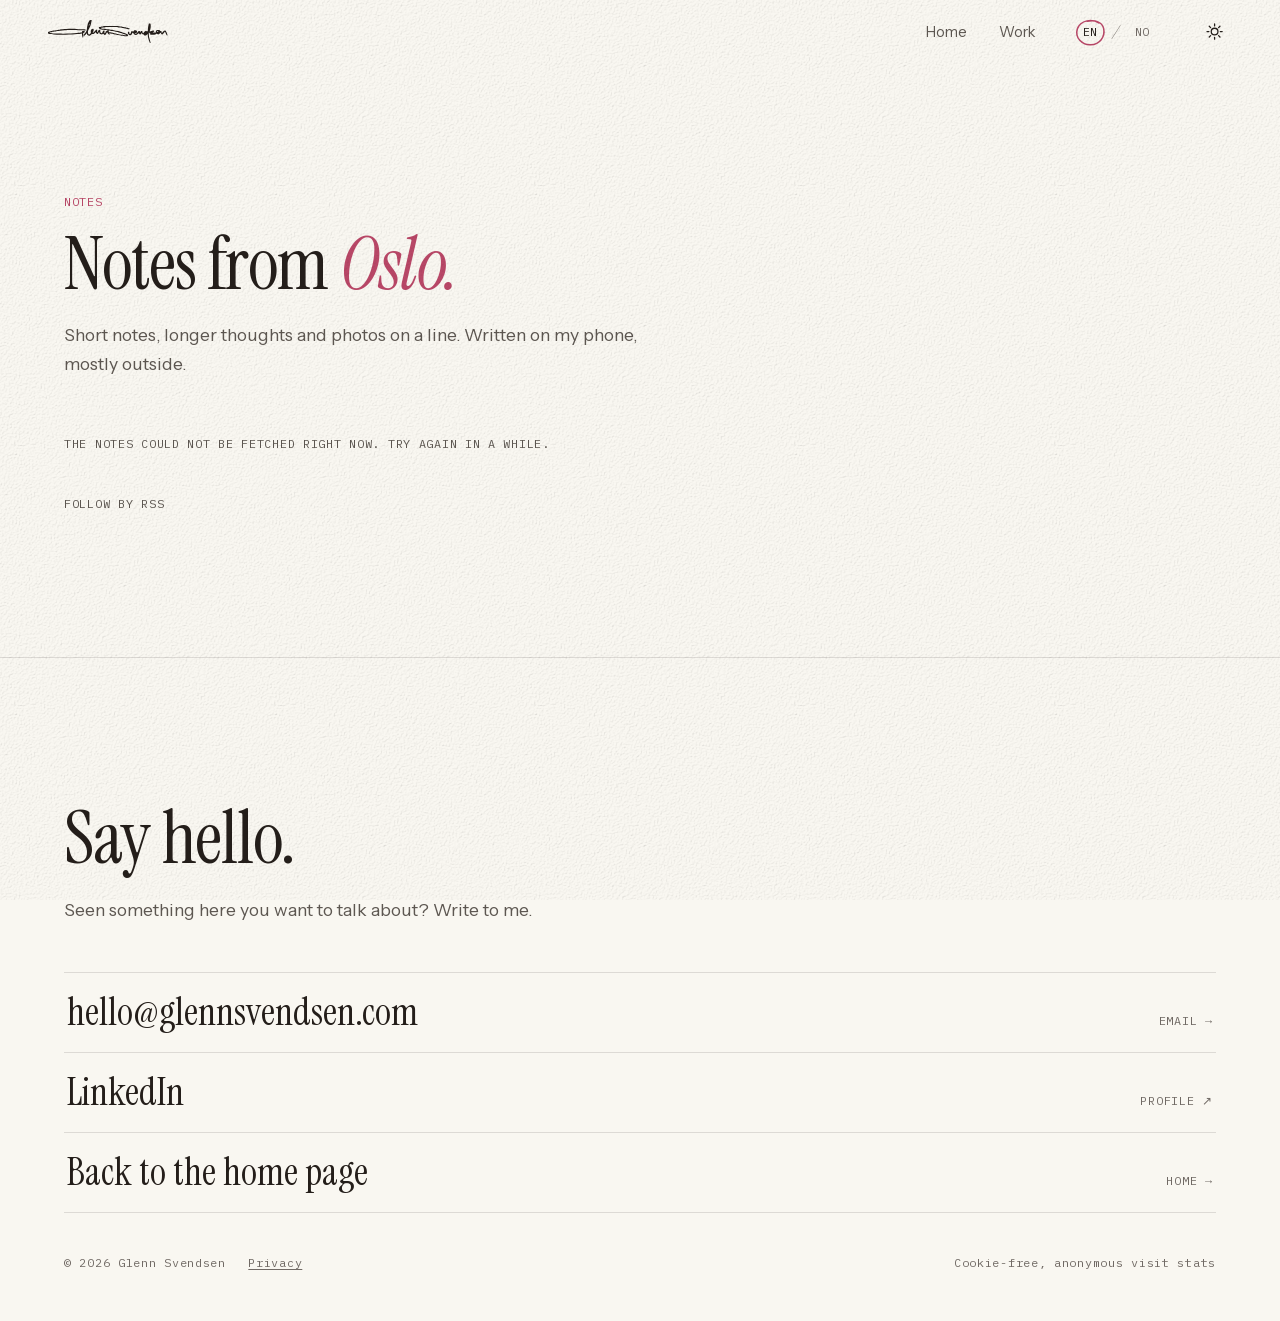
<file: notes/index.html>
<!DOCTYPE html>
<html lang="en" class="no-js">
<head>
  <meta charset="UTF-8">
  <meta name="viewport" content="width=device-width, initial-scale=1.0">
  <!-- Security: only this site and the few services listed may load or receive anything. The sha256 hashes are the
       inline <script>s in the two pages' heads; after editing one, recompute its base64 sha256. -->
  <meta http-equiv="Content-Security-Policy" content="default-src 'self'; script-src 'self' 'sha256-yETAa+HQqtQmvBLxFQGBuOAbf30+J/77lKGS6Y1eWtA=' 'sha256-2tPLUO/hIjuJ/qs6ytzM7r9Ay+L05j6mlVIJWGcQlOU=' 'sha256-i+FD+CFcGc/PiZoSrGq6wyRT5U0SHGYlWKS6YoaZkyw=' https://static.cloudflareinsights.com https://challenges.cloudflare.com; style-src 'self' 'unsafe-inline'; img-src 'self' data: https://notes.glennsvendsen.com http://localhost:8788; font-src 'self'; media-src 'self'; connect-src 'self' https://notes.glennsvendsen.com http://localhost:8788 https://api.open-meteo.com https://cloudflareinsights.com https://api.glennsvendsen.com http://localhost:8787; frame-src https://challenges.cloudflare.com; form-action https://api.glennsvendsen.com; base-uri 'none'; object-src 'none'">
  <meta name="referrer" content="strict-origin-when-cross-origin">
  <script>
    (() => {
      const d = document.documentElement;
      d.classList.replace('no-js', 'js');
      try { const t = localStorage.getItem('theme'); if (t === 'light' || t === 'dark') d.dataset.theme = t; } catch (e) {}
    })();
  </script>

  <title>Glenn Svendsen — Notes</title>
  <meta name="description" content="Notes and photos from Oslo: short notes, longer posts and pictures on a line.">
  <meta name="author" content="Glenn Svendsen">
    <meta name="color-scheme" content="light dark">
  <meta name="theme-color" content="#f8f5ef" media="(prefers-color-scheme: light)">
  <meta name="theme-color" content="#16181d" media="(prefers-color-scheme: dark)">
  <link rel="canonical" href="https://www.glennsvendsen.com/notes/">
  <link rel="icon" type="image/svg+xml" href="../favicon.svg">
  <link rel="apple-touch-icon" href="../apple-touch-icon.png">
  <!-- Fonts are served from this site (no third-party requests). The serif sets the first impression. -->
  <link rel="preload" href="../fonts/instrument-serif.woff2" as="font" type="font/woff2" crossorigin>
  <link rel="preload" href="../fonts/instrument-sans.woff2" as="font" type="font/woff2" crossorigin>
  <link rel="stylesheet" href="../style.css">
  <link rel="alternate" type="application/rss+xml" title="Glenn Svendsen — Notes" href="https://notes.glennsvendsen.com/feed.xml">
  <script defer src="https://static.cloudflareinsights.com/beacon.min.js" data-cf-beacon='{"token": "2c6435467bc74cd3a46978c5bc44e5b8"}'></script>
</head>

<body class="page-work page-notes">
  <svg class="defs" width="0" height="0" aria-hidden="true" focusable="false">
    <defs>
      <filter id="sketch-rough" x="-5%" y="-5%" width="110%" height="110%">
        <feTurbulence type="fractalNoise" baseFrequency="0.04" numOctaves="2" seed="7"/>
        <feDisplacementMap in="SourceGraphic" scale="2.2"/>
      </filter>
      <filter id="ink-bleed" x="-10%" y="-10%" width="120%" height="120%">
        <feTurbulence type="fractalNoise" baseFrequency="0.022" numOctaves="4" seed="3" result="noise"/>
        <feDisplacementMap in="SourceAlpha" in2="noise" scale="46" xChannelSelector="R" yChannelSelector="G" result="edge"/>
        <feGaussianBlur in="edge" stdDeviation="1.4" result="soft"/>
        <feComposite in="SourceGraphic" in2="soft" operator="in"/>
      </filter>
      <symbol id="sig" viewBox="0 0 272.2 53.6"><path fill="currentColor" fill-rule="evenodd" d="M96.91 -0.12C97.41 -0.19 98.15 -0.11 98.50 -0.03C98.85 0.05 98.89 0.22 99.00 0.35C99.11 0.48 99.38 -0.63 99.13 0.75C98.89 2.13 97.97 6.67 97.52 8.62C97.07 10.58 96.80 11.40 96.43 12.50C96.07 13.60 96.22 13.31 95.32 15.25C94.42 17.19 91.78 22.48 91.02 24.12C90.26 25.77 90.84 24.44 90.77 25.12C90.70 25.81 90.59 27.40 90.61 28.25C90.63 29.10 90.71 29.62 90.88 30.25C91.05 30.88 91.36 31.57 91.62 32.00C91.89 32.43 92.23 32.67 92.50 32.82C92.77 32.97 92.96 32.98 93.25 32.92C93.54 32.86 93.75 32.86 94.25 32.48C94.75 32.09 95.79 31.12 96.26 30.62C96.74 30.13 96.95 29.79 97.12 29.50C97.28 29.21 97.28 29.25 97.26 28.88C97.24 28.50 97.03 27.79 96.99 27.25C96.95 26.71 96.95 26.27 97.01 25.62C97.08 24.98 97.25 23.92 97.39 23.38C97.52 22.83 97.54 22.76 97.81 22.38C98.08 21.99 98.54 21.38 99.00 21.08C99.46 20.79 100.13 20.80 100.59 20.62C101.05 20.45 101.45 20.14 101.75 20.04C102.05 19.94 102.17 19.97 102.38 20.03C102.58 20.08 102.81 20.19 103.00 20.38C103.19 20.56 103.39 20.88 103.50 21.12C103.61 21.38 103.62 21.52 103.63 21.88C103.64 22.23 103.64 22.65 103.55 23.25C103.46 23.85 103.40 24.65 103.08 25.50C102.76 26.35 101.87 27.81 101.62 28.38C101.37 28.94 101.54 28.73 101.59 28.88C101.63 29.02 101.72 29.20 101.88 29.22C102.03 29.24 102.14 29.31 102.53 29.00C102.92 28.69 103.32 28.35 104.22 27.38C105.13 26.40 107.00 24.03 107.94 23.12C108.88 22.22 109.41 22.19 109.88 21.96C110.34 21.72 110.50 21.72 110.75 21.72C111.00 21.73 111.22 21.84 111.38 21.99C111.53 22.14 111.68 21.79 111.66 22.62C111.64 23.46 111.29 26.17 111.24 27.00C111.20 27.83 111.32 27.47 111.40 27.62C111.49 27.78 111.61 27.92 111.75 27.94C111.89 27.96 111.93 28.28 112.26 27.75C112.59 27.22 113.31 25.47 113.72 24.75C114.14 24.03 114.22 23.87 114.75 23.46C115.28 23.04 116.42 22.50 116.88 22.28C117.33 22.06 117.29 22.12 117.50 22.14C117.71 22.16 117.95 22.25 118.12 22.39C118.30 22.54 118.44 22.15 118.54 23.00C118.65 23.85 118.52 26.39 118.76 27.50C119.01 28.61 119.59 29.22 120.00 29.65C120.41 30.08 120.88 30.06 121.25 30.07C121.62 30.09 121.87 30.03 122.21 29.75C122.56 29.47 122.87 29.15 123.32 28.38C123.76 27.60 124.36 25.84 124.87 25.12C125.38 24.41 126.00 24.28 126.38 24.07C126.75 23.86 126.87 23.85 127.12 23.86C127.38 23.86 127.71 23.98 127.91 24.12C128.11 24.27 128.30 23.90 128.31 24.75C128.31 25.60 127.96 28.40 127.95 29.25C127.94 30.10 128.12 29.73 128.25 29.86C128.38 29.99 128.58 30.04 128.75 30.02C128.92 30.00 129.03 30.05 129.29 29.75C129.54 29.45 130.03 28.85 130.30 28.25C130.57 27.65 130.19 26.77 130.91 26.12C131.63 25.48 133.93 24.77 134.62 24.40C135.32 24.02 135.03 24.05 135.10 23.88C135.17 23.70 135.17 23.51 135.05 23.38C134.92 23.24 135.17 23.16 134.38 23.08C133.58 23.00 131.56 23.05 130.25 22.89C128.94 22.73 127.62 22.27 126.50 22.12C125.38 21.97 124.83 22.20 123.50 21.99C122.17 21.77 119.62 21.20 118.50 20.84C117.38 20.47 117.26 20.26 116.75 19.80C116.24 19.35 115.67 18.57 115.43 18.12C115.19 17.68 115.19 17.46 115.32 17.12C115.44 16.79 115.59 16.37 116.18 16.12C116.77 15.88 118.03 15.88 118.88 15.68C119.72 15.49 120.33 15.13 121.25 14.96C122.17 14.79 123.06 14.84 124.38 14.66C125.69 14.48 125.48 14.09 129.12 13.88C132.77 13.66 142.42 13.41 146.25 13.40C150.08 13.38 150.17 13.72 152.12 13.80C154.08 13.88 156.06 13.70 158.00 13.86C159.94 14.02 162.23 14.57 163.75 14.75C165.27 14.93 166.08 14.78 167.12 14.94C168.17 15.11 169.12 15.58 170.00 15.75C170.88 15.92 171.60 15.80 172.38 15.95C173.15 16.10 173.83 16.49 174.62 16.66C175.42 16.82 176.31 16.79 177.12 16.96C177.94 17.13 178.73 17.50 179.50 17.68C180.27 17.86 180.96 17.85 181.75 18.05C182.54 18.25 183.73 18.66 184.25 18.88C184.77 19.09 184.75 19.19 184.88 19.36C185.00 19.53 185.02 19.69 185.01 19.88C185.01 20.06 184.93 20.31 184.83 20.50C184.72 20.69 184.55 20.87 184.38 21.00C184.20 21.13 184.02 21.23 183.75 21.26C183.48 21.29 183.38 21.34 182.75 21.17C182.12 21.01 180.81 20.48 180.00 20.27C179.19 20.06 178.52 20.07 177.88 19.93C177.23 19.78 176.98 19.58 176.12 19.39C175.27 19.20 173.65 18.99 172.75 18.80C171.85 18.60 171.56 18.36 170.75 18.20C169.94 18.05 168.71 18.03 167.88 17.87C167.04 17.71 166.79 17.40 165.75 17.26C164.71 17.11 162.96 17.15 161.62 16.98C160.29 16.82 158.73 16.42 157.75 16.28C156.77 16.13 157.94 16.17 155.75 16.12C153.56 16.07 148.46 15.97 144.62 15.97C140.79 15.96 135.17 16.04 132.75 16.11C130.33 16.17 131.10 16.22 130.12 16.37C129.15 16.51 127.84 16.86 126.88 16.98C125.91 17.11 125.31 16.99 124.33 17.12C123.35 17.26 121.68 17.60 121.00 17.76C120.32 17.93 120.39 17.98 120.28 18.12C120.16 18.27 120.14 18.47 120.32 18.62C120.50 18.78 120.57 18.85 121.38 19.03C122.18 19.21 123.83 19.56 125.12 19.73C126.42 19.90 127.79 19.87 129.12 20.05C130.46 20.23 131.79 20.61 133.12 20.79C134.46 20.97 134.48 20.75 137.12 21.12C139.77 21.50 145.38 22.38 149.00 23.05C152.62 23.72 155.50 24.31 158.88 25.15C162.25 25.99 167.02 27.43 169.25 28.08C171.48 28.74 170.88 28.55 172.25 29.07C173.62 29.59 176.04 30.50 177.50 31.18C178.96 31.86 180.31 32.66 181.00 33.12C181.69 33.59 181.53 33.69 181.64 34.00C181.75 34.31 181.81 34.62 181.65 35.00C181.50 35.38 181.03 35.94 180.69 36.25C180.36 36.56 180.03 36.72 179.62 36.85C179.22 36.98 178.92 37.01 178.25 37.03C177.58 37.06 177.42 37.17 175.62 36.98C173.83 36.79 169.35 36.18 167.50 35.88C165.65 35.58 165.50 35.36 164.50 35.18C163.50 35.00 162.44 34.99 161.50 34.82C160.56 34.65 160.54 34.49 158.88 34.16C157.21 33.83 153.94 33.35 151.50 32.85C149.06 32.34 145.77 31.46 144.25 31.13C142.73 30.80 143.06 31.04 142.38 30.86C141.69 30.68 140.60 30.17 140.12 30.06C139.65 29.95 139.64 30.10 139.50 30.20C139.36 30.29 139.23 30.30 139.28 30.62C139.34 30.95 139.75 31.75 139.83 32.12C139.92 32.50 139.88 32.68 139.81 32.88C139.73 33.07 139.55 33.23 139.38 33.31C139.20 33.38 139.00 33.40 138.75 33.33C138.50 33.26 138.18 33.13 137.88 32.90C137.57 32.68 137.38 32.67 136.94 32.00C136.50 31.33 135.59 29.45 135.25 28.86C134.91 28.28 135.02 28.57 134.88 28.48C134.73 28.38 134.54 28.32 134.38 28.32C134.21 28.32 134.06 28.34 133.88 28.48C133.69 28.61 133.76 28.43 133.27 29.12C132.79 29.82 131.53 31.88 130.98 32.62C130.44 33.37 130.27 33.40 130.00 33.61C129.73 33.82 129.58 33.84 129.38 33.87C129.17 33.90 129.15 33.95 128.75 33.78C128.35 33.60 127.62 33.25 127.00 32.81C126.38 32.36 125.42 31.37 125.00 31.12C124.58 30.87 124.77 31.08 124.50 31.31C124.23 31.53 123.67 32.21 123.38 32.46C123.08 32.70 123.04 32.72 122.75 32.78C122.46 32.84 122.08 32.87 121.62 32.82C121.17 32.76 120.67 32.76 120.00 32.45C119.33 32.14 118.15 31.31 117.62 30.94C117.10 30.57 117.07 30.48 116.88 30.24C116.68 30.00 116.56 29.89 116.46 29.50C116.37 29.11 116.40 28.21 116.30 27.88C116.21 27.54 116.03 27.52 115.88 27.48C115.72 27.44 115.53 27.54 115.38 27.65C115.22 27.76 115.08 27.82 114.92 28.12C114.75 28.43 114.66 28.98 114.38 29.50C114.10 30.02 113.54 30.85 113.25 31.22C112.96 31.59 112.83 31.60 112.62 31.70C112.42 31.80 112.62 32.14 112.00 31.82C111.38 31.49 109.47 30.17 108.91 29.75C108.34 29.33 108.73 29.60 108.62 29.31C108.52 29.02 108.42 28.26 108.30 28.00C108.17 27.74 108.03 27.75 107.88 27.76C107.72 27.77 107.65 27.79 107.38 28.06C107.10 28.33 106.77 28.88 106.23 29.38C105.69 29.87 104.71 30.64 104.12 31.03C103.54 31.43 103.15 31.60 102.75 31.77C102.35 31.94 102.04 32.00 101.75 32.03C101.46 32.07 101.29 32.09 101.00 32.00C100.71 31.91 100.25 31.57 100.00 31.48C99.75 31.40 100.00 31.08 99.50 31.50C99.00 31.92 97.70 33.40 97.03 34.00C96.36 34.60 96.03 34.80 95.50 35.10C94.97 35.39 94.27 35.66 93.88 35.77C93.48 35.87 93.42 35.81 93.12 35.74C92.83 35.68 92.76 35.71 92.12 35.36C91.49 35.01 89.94 34.08 89.34 33.62C88.75 33.17 88.79 33.09 88.56 32.62C88.34 32.16 88.16 31.20 88.00 30.86C87.84 30.52 87.75 30.61 87.62 30.57C87.50 30.53 87.77 30.02 87.25 30.62C86.73 31.21 85.16 33.37 84.52 34.12C83.87 34.88 83.75 34.90 83.38 35.12C83.00 35.34 82.71 35.52 82.25 35.45C81.79 35.39 80.96 34.83 80.62 34.71C80.29 34.59 80.35 34.59 80.25 34.73C80.15 34.86 80.04 34.93 80.00 35.50C79.96 36.07 80.09 37.46 80.02 38.12C79.95 38.79 79.66 39.12 79.58 39.50C79.51 39.88 79.62 40.18 79.56 40.38C79.51 40.57 79.35 40.65 79.25 40.65C79.15 40.65 79.04 40.57 78.96 40.38C78.89 40.18 78.94 39.90 78.79 39.50C78.63 39.10 78.23 38.48 78.04 38.00C77.85 37.52 77.79 37.48 77.64 36.62C77.48 35.77 77.19 33.77 77.10 32.88C77.02 31.98 77.18 31.63 77.12 31.27C77.07 30.92 76.92 30.86 76.75 30.72C76.58 30.58 76.54 30.41 76.12 30.44C75.71 30.48 75.88 30.69 74.25 30.92C72.62 31.15 69.75 31.51 66.38 31.84C63.00 32.16 58.31 32.61 54.00 32.86C49.69 33.10 45.12 33.20 40.50 33.30C35.88 33.39 30.75 33.47 26.25 33.41C21.75 33.35 17.19 33.17 13.50 32.93C9.81 32.68 6.19 32.27 4.12 31.94C2.06 31.62 1.88 31.37 1.12 31.00C0.38 30.63 -0.05 30.03 -0.38 29.70C-0.70 29.36 -0.73 29.28 -0.80 29.00C-0.86 28.72 -0.91 28.31 -0.76 28.00C-0.60 27.69 -0.58 27.47 0.12 27.15C0.83 26.84 2.21 26.45 3.50 26.09C4.79 25.73 6.40 25.36 7.88 25.02C9.35 24.67 11.19 24.24 12.38 24.02C13.56 23.80 14.04 23.88 15.00 23.71C15.96 23.55 16.29 23.35 18.12 23.04C19.96 22.73 23.42 22.20 26.00 21.86C28.58 21.52 29.62 21.29 33.62 20.99C37.62 20.70 46.10 20.27 50.00 20.11C53.90 19.94 54.54 20.01 57.00 20.02C59.46 20.04 61.94 20.05 64.75 20.18C67.56 20.31 71.17 20.69 73.88 20.83C76.58 20.97 79.21 20.89 81.00 21.02C82.79 21.14 83.94 21.45 84.62 21.58C85.31 21.71 84.99 21.70 85.12 21.81C85.26 21.92 85.38 22.05 85.44 22.25C85.49 22.45 85.51 22.75 85.44 23.00C85.37 23.25 85.18 23.57 85.00 23.74C84.82 23.91 85.33 24.10 84.38 24.01C83.42 23.92 81.44 23.35 79.25 23.20C77.06 23.04 75.04 23.20 71.25 23.09C67.46 22.98 60.00 22.61 56.50 22.52C53.00 22.44 53.33 22.49 50.25 22.59C47.17 22.69 41.71 22.89 38.00 23.15C34.29 23.41 30.48 23.84 28.00 24.14C25.52 24.43 24.46 24.73 23.12 24.91C21.79 25.08 21.02 25.02 20.00 25.18C18.98 25.35 17.98 25.71 17.00 25.88C16.02 26.06 15.06 26.06 14.12 26.24C13.19 26.41 12.21 26.76 11.38 26.92C10.54 27.09 9.86 27.08 9.09 27.25C8.32 27.42 7.52 27.81 6.75 27.96C5.98 28.12 4.98 28.08 4.50 28.17C4.02 28.26 4.01 28.38 3.88 28.50C3.74 28.62 3.67 28.72 3.69 28.88C3.71 29.03 3.78 29.29 4.00 29.44C4.22 29.59 4.17 29.68 5.00 29.77C5.83 29.86 7.50 29.83 9.00 29.97C10.50 30.10 12.46 30.45 14.00 30.59C15.54 30.72 14.83 30.70 18.25 30.77C21.67 30.84 28.96 31.01 34.50 30.99C40.04 30.97 46.33 30.88 51.50 30.65C56.67 30.42 61.52 29.96 65.50 29.61C69.48 29.26 73.59 28.79 75.38 28.56C77.16 28.34 75.97 28.39 76.19 28.25C76.42 28.11 76.55 28.15 76.75 27.75C76.95 27.35 77.19 26.31 77.39 25.88C77.60 25.44 77.73 25.30 78.00 25.12C78.27 24.95 78.52 24.89 79.00 24.83C79.48 24.77 80.38 24.76 80.88 24.78C81.38 24.81 81.69 24.86 82.00 24.96C82.31 25.06 82.51 25.20 82.75 25.38C82.99 25.55 83.28 25.77 83.43 26.00C83.57 26.23 83.64 26.50 83.62 26.75C83.61 27.00 83.57 27.19 83.35 27.50C83.13 27.81 82.77 28.29 82.29 28.62C81.80 28.96 80.86 29.25 80.45 29.50C80.04 29.75 79.97 29.54 79.86 30.12C79.74 30.71 79.76 32.42 79.79 33.00C79.81 33.58 79.90 33.49 80.00 33.62C80.10 33.76 80.06 34.02 80.38 33.81C80.69 33.60 81.24 33.07 81.88 32.38C82.51 31.68 83.21 31.06 84.17 29.62C85.12 28.19 86.86 26.00 87.61 23.75C88.36 21.50 88.36 18.19 88.69 16.12C89.03 14.06 89.30 12.71 89.62 11.38C89.94 10.04 90.29 9.04 90.61 8.12C90.94 7.21 91.01 7.00 91.58 5.88C92.14 4.75 93.35 2.31 94.00 1.40C94.65 0.48 95.02 0.62 95.50 0.37C95.98 0.11 96.41 -0.06 96.91 -0.12Z M229.79 7.88C230.17 7.84 230.97 7.80 231.38 7.87C231.78 7.94 232.02 7.99 232.25 8.30C232.48 8.62 232.64 9.18 232.77 9.75C232.90 10.32 232.98 10.81 233.02 11.75C233.07 12.69 233.09 14.31 233.05 15.38C233.00 16.44 232.99 16.83 232.74 18.12C232.50 19.42 231.91 22.00 231.57 23.12C231.23 24.25 230.84 24.50 230.69 24.88C230.54 25.25 230.63 25.23 230.66 25.38C230.69 25.52 230.69 25.67 230.88 25.75C231.06 25.83 231.27 25.96 231.75 25.84C232.23 25.72 232.98 25.27 233.75 25.01C234.52 24.75 235.33 24.42 236.38 24.27C237.42 24.12 239.24 24.02 240.00 24.10C240.76 24.18 240.77 24.56 240.95 24.75C241.13 24.94 241.09 25.08 241.08 25.25C241.08 25.42 241.08 25.54 240.92 25.75C240.76 25.96 240.61 26.27 240.12 26.52C239.64 26.76 238.39 27.04 238.00 27.20C237.61 27.37 237.80 27.41 237.78 27.50C237.76 27.59 237.67 27.64 237.88 27.75C238.08 27.86 238.06 27.99 239.00 28.14C239.94 28.29 242.61 28.60 243.50 28.64C244.39 28.68 244.15 28.48 244.36 28.38C244.57 28.27 244.67 28.17 244.76 28.00C244.84 27.83 244.90 27.71 244.88 27.38C244.85 27.04 244.64 26.38 244.62 26.00C244.61 25.62 244.67 25.44 244.80 25.12C244.92 24.81 245.10 24.46 245.38 24.12C245.65 23.79 246.12 23.34 246.45 23.12C246.78 22.91 246.51 22.87 247.38 22.84C248.24 22.81 250.65 22.83 251.62 22.94C252.60 23.05 252.70 23.16 253.23 23.50C253.75 23.84 254.18 24.73 254.75 25.00C255.32 25.27 256.22 25.05 256.62 25.11C257.03 25.17 257.02 25.16 257.20 25.38C257.37 25.59 257.59 25.83 257.68 26.38C257.77 26.92 257.65 28.17 257.74 28.62C257.84 29.08 258.02 29.12 258.25 29.13C258.48 29.15 258.71 29.10 259.12 28.70C259.54 28.30 260.08 27.46 260.75 26.74C261.42 26.02 262.62 24.81 263.12 24.38C263.62 23.96 263.27 24.24 263.75 24.16C264.23 24.09 265.52 23.93 266.00 23.96C266.48 23.98 266.38 24.10 266.62 24.29C266.87 24.49 266.96 24.30 267.46 25.12C267.95 25.95 269.20 28.34 269.60 29.25C270.00 30.16 269.73 30.19 269.88 30.60C270.02 31.02 270.25 31.20 270.44 31.75C270.64 32.30 270.96 33.40 271.06 33.88C271.16 34.35 271.12 34.42 271.05 34.62C270.98 34.83 270.80 35.02 270.62 35.10C270.45 35.17 270.18 35.15 270.00 35.08C269.82 35.00 269.91 35.22 269.52 34.62C269.13 34.03 268.23 32.65 267.67 31.50C267.12 30.35 266.52 28.46 266.21 27.75C265.89 27.04 265.96 27.38 265.80 27.25C265.64 27.12 265.47 26.95 265.25 26.95C265.03 26.95 264.98 26.77 264.50 27.25C264.02 27.73 263.10 29.02 262.38 29.83C261.65 30.63 260.62 31.63 260.12 32.11C259.62 32.59 259.60 32.57 259.38 32.70C259.15 32.83 259.00 32.92 258.75 32.88C258.50 32.85 258.33 33.04 257.86 32.50C257.38 31.96 256.35 30.19 255.89 29.62C255.43 29.06 255.34 29.18 255.12 29.13C254.91 29.09 255.12 28.93 254.62 29.35C254.12 29.77 252.88 31.11 252.12 31.66C251.38 32.21 250.56 32.48 250.12 32.65C249.69 32.82 249.75 32.72 249.50 32.68C249.25 32.63 248.92 32.53 248.62 32.40C248.33 32.27 248.04 32.13 247.75 31.91C247.46 31.69 247.12 31.25 246.88 31.09C246.62 30.92 246.46 30.93 246.25 30.94C246.04 30.95 246.00 30.88 245.62 31.17C245.25 31.45 244.40 32.36 244.00 32.66C243.60 32.95 244.17 32.81 243.25 32.95C242.33 33.09 240.04 33.38 238.50 33.49C236.96 33.59 235.08 33.70 234.00 33.57C232.92 33.44 232.38 32.94 232.00 32.70C231.62 32.46 231.74 32.47 231.74 32.12C231.73 31.78 232.15 31.01 231.98 30.62C231.82 30.24 231.12 30.15 230.75 29.84C230.38 29.52 230.02 28.95 229.75 28.73C229.48 28.52 229.28 28.51 229.12 28.54C228.97 28.56 228.87 28.71 228.79 28.88C228.71 29.04 228.63 28.35 228.66 29.50C228.70 30.65 228.81 33.94 229.00 35.75C229.19 37.56 229.24 37.98 229.81 40.38C230.38 42.77 231.97 48.19 232.42 50.12C232.86 52.06 232.48 51.62 232.48 52.00C232.47 52.38 232.45 52.27 232.38 52.38C232.30 52.48 232.14 52.64 232.00 52.64C231.86 52.64 231.69 52.57 231.52 52.38C231.35 52.18 231.47 52.69 230.97 51.50C230.48 50.31 229.27 47.52 228.55 45.25C227.83 42.98 227.02 39.89 226.66 37.88C226.29 35.86 226.46 34.04 226.38 33.17C226.29 32.29 226.24 32.75 226.15 32.62C226.07 32.50 226.05 32.44 225.88 32.43C225.70 32.42 225.46 32.36 225.12 32.58C224.79 32.79 224.40 33.36 223.88 33.75C223.35 34.14 222.56 34.63 222.00 34.91C221.44 35.19 220.90 35.33 220.50 35.42C220.10 35.51 219.96 35.55 219.62 35.45C219.29 35.35 218.92 35.22 218.50 34.84C218.08 34.47 217.71 33.58 217.12 33.21C216.54 32.83 215.55 32.89 215.00 32.60C214.45 32.32 214.14 31.88 213.80 31.50C213.47 31.12 213.26 30.58 213.00 30.31C212.74 30.05 212.46 29.93 212.25 29.90C212.04 29.87 212.09 29.71 211.74 30.12C211.39 30.54 210.58 31.88 210.17 32.38C209.75 32.87 209.49 32.99 209.25 33.11C209.01 33.23 208.92 33.14 208.75 33.09C208.58 33.04 208.62 33.21 208.25 32.81C207.88 32.40 206.94 31.08 206.50 30.66C206.06 30.24 205.85 30.30 205.62 30.27C205.40 30.25 205.56 30.17 205.12 30.53C204.69 30.89 203.75 31.88 203.00 32.43C202.25 32.98 201.17 33.56 200.62 33.82C200.08 34.08 200.17 33.99 199.75 34.02C199.33 34.04 198.54 34.01 198.12 33.96C197.71 33.91 197.61 33.89 197.25 33.71C196.89 33.53 196.49 33.43 195.94 32.88C195.39 32.32 194.52 30.99 193.96 30.38C193.41 29.76 192.95 29.41 192.62 29.17C192.30 28.94 192.21 28.94 192.00 28.99C191.79 29.04 191.66 28.93 191.38 29.47C191.09 30.02 190.58 31.63 190.27 32.25C189.96 32.87 189.84 32.86 189.50 33.18C189.16 33.50 188.77 33.90 188.25 34.17C187.73 34.44 186.83 34.72 186.38 34.79C185.92 34.86 185.85 34.76 185.50 34.60C185.15 34.44 184.90 34.43 184.25 33.83C183.60 33.23 182.14 31.91 181.62 31.00C181.11 30.09 181.19 28.98 181.18 28.38C181.17 27.77 181.41 27.62 181.57 27.38C181.73 27.13 181.82 27.03 182.12 26.91C182.43 26.78 183.02 26.59 183.38 26.60C183.73 26.62 184.05 26.81 184.24 27.00C184.43 27.19 184.48 27.35 184.52 27.75C184.56 28.15 184.44 28.85 184.49 29.38C184.54 29.90 184.68 30.51 184.82 30.88C184.97 31.24 185.16 31.44 185.38 31.57C185.59 31.71 185.90 31.75 186.12 31.70C186.35 31.65 186.54 31.52 186.75 31.30C186.96 31.08 187.12 30.82 187.36 30.38C187.59 29.93 187.97 29.27 188.16 28.62C188.36 27.98 188.37 26.98 188.53 26.50C188.69 26.02 188.89 25.93 189.11 25.75C189.34 25.57 189.52 25.50 189.88 25.43C190.23 25.35 190.92 25.28 191.25 25.29C191.58 25.30 191.62 25.33 191.88 25.49C192.12 25.65 192.54 26.11 192.75 26.25C192.96 26.39 192.99 26.35 193.12 26.30C193.26 26.26 193.26 26.36 193.55 26.00C193.85 25.64 194.36 24.57 194.88 24.13C195.39 23.70 195.71 23.41 196.62 23.40C197.54 23.39 199.56 23.81 200.38 24.06C201.19 24.30 201.22 24.55 201.50 24.86C201.78 25.16 201.99 25.58 202.07 25.88C202.16 26.17 202.17 26.15 202.01 26.62C201.86 27.10 201.93 28.16 201.12 28.74C200.32 29.32 197.88 29.83 197.21 30.12C196.53 30.42 197.08 30.38 197.08 30.50C197.09 30.62 197.08 30.72 197.25 30.84C197.42 30.96 197.85 31.18 198.12 31.22C198.40 31.26 198.46 31.24 198.88 31.10C199.29 30.96 199.98 30.79 200.64 30.38C201.29 29.96 202.06 29.40 202.78 28.62C203.51 27.85 204.28 26.31 205.00 25.71C205.72 25.12 206.65 25.17 207.12 25.07C207.60 24.96 207.65 25.01 207.88 25.10C208.10 25.19 208.33 25.43 208.45 25.62C208.57 25.82 208.59 25.92 208.60 26.25C208.61 26.58 208.44 27.33 208.48 27.62C208.53 27.92 208.75 28.01 208.88 28.05C209.00 28.08 208.98 28.25 209.25 27.86C209.52 27.47 210.21 26.17 210.50 25.73C210.79 25.28 210.60 25.33 211.00 25.21C211.40 25.08 212.45 24.99 212.88 24.98C213.30 24.97 213.36 24.96 213.58 25.12C213.80 25.29 214.08 25.58 214.21 26.00C214.34 26.42 214.27 27.10 214.37 27.62C214.47 28.15 214.67 28.78 214.82 29.12C214.96 29.47 215.07 29.56 215.25 29.70C215.43 29.85 215.67 29.99 215.88 29.98C216.08 29.98 216.20 30.03 216.50 29.68C216.80 29.33 217.30 28.40 217.70 27.88C218.10 27.35 218.29 26.96 218.90 26.50C219.52 26.04 220.78 25.36 221.38 25.11C221.97 24.85 221.81 24.88 222.50 24.98C223.19 25.08 224.92 25.58 225.50 25.70C226.08 25.81 225.85 25.83 226.00 25.67C226.15 25.51 226.27 26.03 226.41 24.75C226.55 23.47 226.58 20.17 226.82 18.00C227.05 15.83 227.52 13.31 227.82 11.75C228.13 10.19 228.44 9.23 228.66 8.62C228.88 8.02 228.94 8.22 229.12 8.09C229.31 7.97 229.42 7.91 229.79 7.88Z M93.97 8.75C94.07 8.63 94.08 8.68 94.12 8.72C94.17 8.76 94.26 8.72 94.26 9.00C94.27 9.28 94.33 9.77 94.16 10.38C93.99 10.98 93.46 12.21 93.25 12.66C93.04 13.10 92.97 13.09 92.88 13.06C92.78 13.04 92.69 12.78 92.67 12.50C92.66 12.22 92.66 11.89 92.80 11.38C92.94 10.86 93.30 9.86 93.50 9.43C93.70 8.99 93.86 8.87 93.97 8.75Z M138.38 23.88C139.02 23.93 140.75 24.13 141.75 24.31C142.75 24.49 143.50 24.80 144.38 24.95C145.25 25.11 144.29 24.68 147.00 25.23C149.71 25.78 158.10 27.66 160.62 28.27C163.15 28.88 161.00 28.55 162.12 28.87C163.25 29.18 165.79 29.68 167.38 30.17C168.96 30.66 170.62 31.47 171.62 31.81C172.62 32.16 172.55 31.95 173.38 32.23C174.20 32.51 175.95 33.22 176.60 33.50C177.24 33.78 177.10 33.79 177.25 33.94C177.40 34.08 177.46 34.26 177.48 34.38C177.49 34.49 177.43 34.56 177.33 34.62C177.23 34.69 177.20 34.77 176.88 34.79C176.55 34.80 176.06 34.84 175.38 34.71C174.69 34.58 173.92 34.21 172.75 34.00C171.58 33.79 170.83 33.85 168.38 33.45C165.92 33.06 160.10 32.03 158.00 31.62C155.90 31.21 156.56 31.16 155.75 30.99C154.94 30.82 155.54 31.11 153.12 30.60C150.71 30.09 143.56 28.42 141.25 27.93C138.94 27.43 139.75 27.78 139.25 27.64C138.75 27.50 138.51 27.38 138.25 27.10C137.99 26.83 137.84 26.43 137.72 26.00C137.59 25.57 137.47 24.83 137.50 24.50C137.53 24.17 137.73 24.10 137.88 24.00C138.02 23.90 137.73 23.82 138.38 23.88Z M248.69 25.25C248.90 25.19 249.16 25.16 249.38 25.18C249.59 25.19 249.86 25.29 250.00 25.37C250.14 25.44 250.18 25.50 250.19 25.62C250.20 25.75 250.17 25.97 250.07 26.12C249.98 26.28 249.93 26.36 249.62 26.53C249.32 26.71 248.60 27.06 248.25 27.18C247.90 27.29 247.67 27.29 247.50 27.24C247.33 27.19 247.24 27.02 247.21 26.88C247.17 26.73 247.11 26.60 247.27 26.38C247.42 26.15 247.89 25.71 248.12 25.52C248.36 25.34 248.48 25.31 248.69 25.25Z"/></symbol>
    </defs>
  </svg>
  <a class="skip-link" href="#main" data-i18n="skip">Skip to content</a>
  <div class="progress" aria-hidden="true"></div>

  <header class="top">
    <a class="brand" href="../" aria-label="Glenn Svendsen, back to the home page" data-i18n-attr="aria-label:w.brand">
      <svg class="brand-sig" aria-hidden="true"><use href="#sig"/></svg>
    </a>
    <nav class="top-links" aria-label="Main">
      <a href="../" data-i18n="w.nav.home">Home</a>
      <a href="../work/" data-i18n="nav.work">Work</a>
      <div class="lang-switch" role="group" aria-label="Language" data-i18n-attr="aria-label:lang" hidden>
        <button type="button" data-lang="en" lang="en" aria-pressed="true" aria-label="English"><span>EN<svg class="lang-ring" viewBox="0 0 44 28" preserveAspectRatio="none" aria-hidden="true"><path pathLength="1" d="M34 5.5 C25 1.5, 9 2.5, 4.5 11 C1 19, 11 26, 23 25.5 C35 25, 43 18.5, 40.5 10.5 C38.5 4.5, 29 2.5, 18 4"/></svg></span></button>
        <span class="lang-slash" aria-hidden="true">/</span>
        <button type="button" data-lang="no" lang="nb" aria-pressed="false" aria-label="Norsk"><span>NO<svg class="lang-ring" viewBox="0 0 44 28" preserveAspectRatio="none" aria-hidden="true"><path pathLength="1" d="M9 6 C18 1.5, 36 2, 40.5 10 C44 18, 33 25.5, 21 25.5 C9 25.5, 1.5 19.5, 3.5 12 C5 6, 14 3, 26 3.5"/></svg></span></button>
      </div>
      <button type="button" class="theme-toggle" aria-label="Switch to dark theme" hidden>
        <svg viewBox="0 0 24 24" aria-hidden="true">
          <g class="tt-sun"><circle cx="12" cy="12" r="4.2"/><path d="M12 2.5v2.4M12 19.1v2.4M2.5 12h2.4M19.1 12h2.4M5.3 5.3l1.7 1.7M17 17l1.7 1.7M5.3 18.7 7 17M17 7l1.7-1.7"/></g>
          <path class="tt-moon" d="M19.5 14.6A7.6 7.6 0 0 1 9.4 4.5a7.7 7.7 0 1 0 10.1 10.1Z"/>
        </svg>
      </button>
    </nav>
  </header>

  <main id="main">
    <section class="section work-intro">
      <div class="wrap">
        <p class="kicker mono" data-i18n="n.kicker">Notes</p>
        <h1 class="title" data-i18n="n.title">Notes from <em>Oslo.</em></h1>
        <p class="intro" data-i18n="n.intro">Short notes, longer thoughts and photos on a line. Written on my phone, mostly outside.</p>
      </div>
    </section>
    <section class="section notebook" id="notebook" aria-live="polite">
      <div class="wrap">
        <a class="notebook-back mono" href="#" hidden data-i18n="n.back">← All notes</a>
        <div class="notebook-list"></div>
        <p class="notebook-status mono" data-i18n="n.loading">Fetching notes…</p>
        <noscript><p class="intro">The notes are fetched with JavaScript. You can also follow them by <a class="link-inline" href="https://notes.glennsvendsen.com/feed.xml">RSS</a>.</p></noscript>
        <p><button type="button" class="notebook-more mono" hidden data-i18n="n.more">Older notes</button></p>
        <p class="notebook-rss mono"><a href="https://notes.glennsvendsen.com/feed.xml" data-i18n="n.rss">Follow by RSS</a></p>
      </div>
    </section>
  </main>

  <footer id="hello" class="section hello">
    <div class="wrap">
      <h2 class="title reveal" data-i18n="n.hello.title">Say hello.</h2>
      <p class="intro reveal" data-i18n="n.hello.intro">Seen something here you want to talk about? Write to me.</p>
      <div class="links reveal">
        <a class="link" href="mailto:hello@glennsvendsen.com" data-umami-event="work-email"><span class="link-text">hello@glennsvendsen.com</span><span class="link-meta mono" data-i18n="hello.email">Email <span aria-hidden="true">→</span></span></a>
        <a class="link" href="https://www.linkedin.com/in/glenn-svendsen-9792b615/" target="_blank" rel="noopener" data-umami-event="work-linkedin"><span class="link-text">LinkedIn</span><span class="link-meta mono" data-i18n="hello.profile">Profile <span aria-hidden="true">↗</span></span></a>
        <a class="link" href="../"><span class="link-text" data-i18n="w.back">Back to the home page</span><span class="link-meta mono" data-i18n="w.home">Home <span aria-hidden="true">→</span></span></a>
      </div>
      <p class="fine mono"><span class="fine-group"><span>&copy; 2026 Glenn Svendsen</span><a href="../privacy/" data-i18n="privacy.link">Privacy</a></span><span data-i18n="w.fine">Cookie-free, anonymous visit stats</span></p>
    </div>
  </footer>

  <script src="../i18n.js" defer></script>
  <script src="../main.js" defer></script>
  <script src="../notes.js?v=2" defer></script>
</body>
</html>
</file>
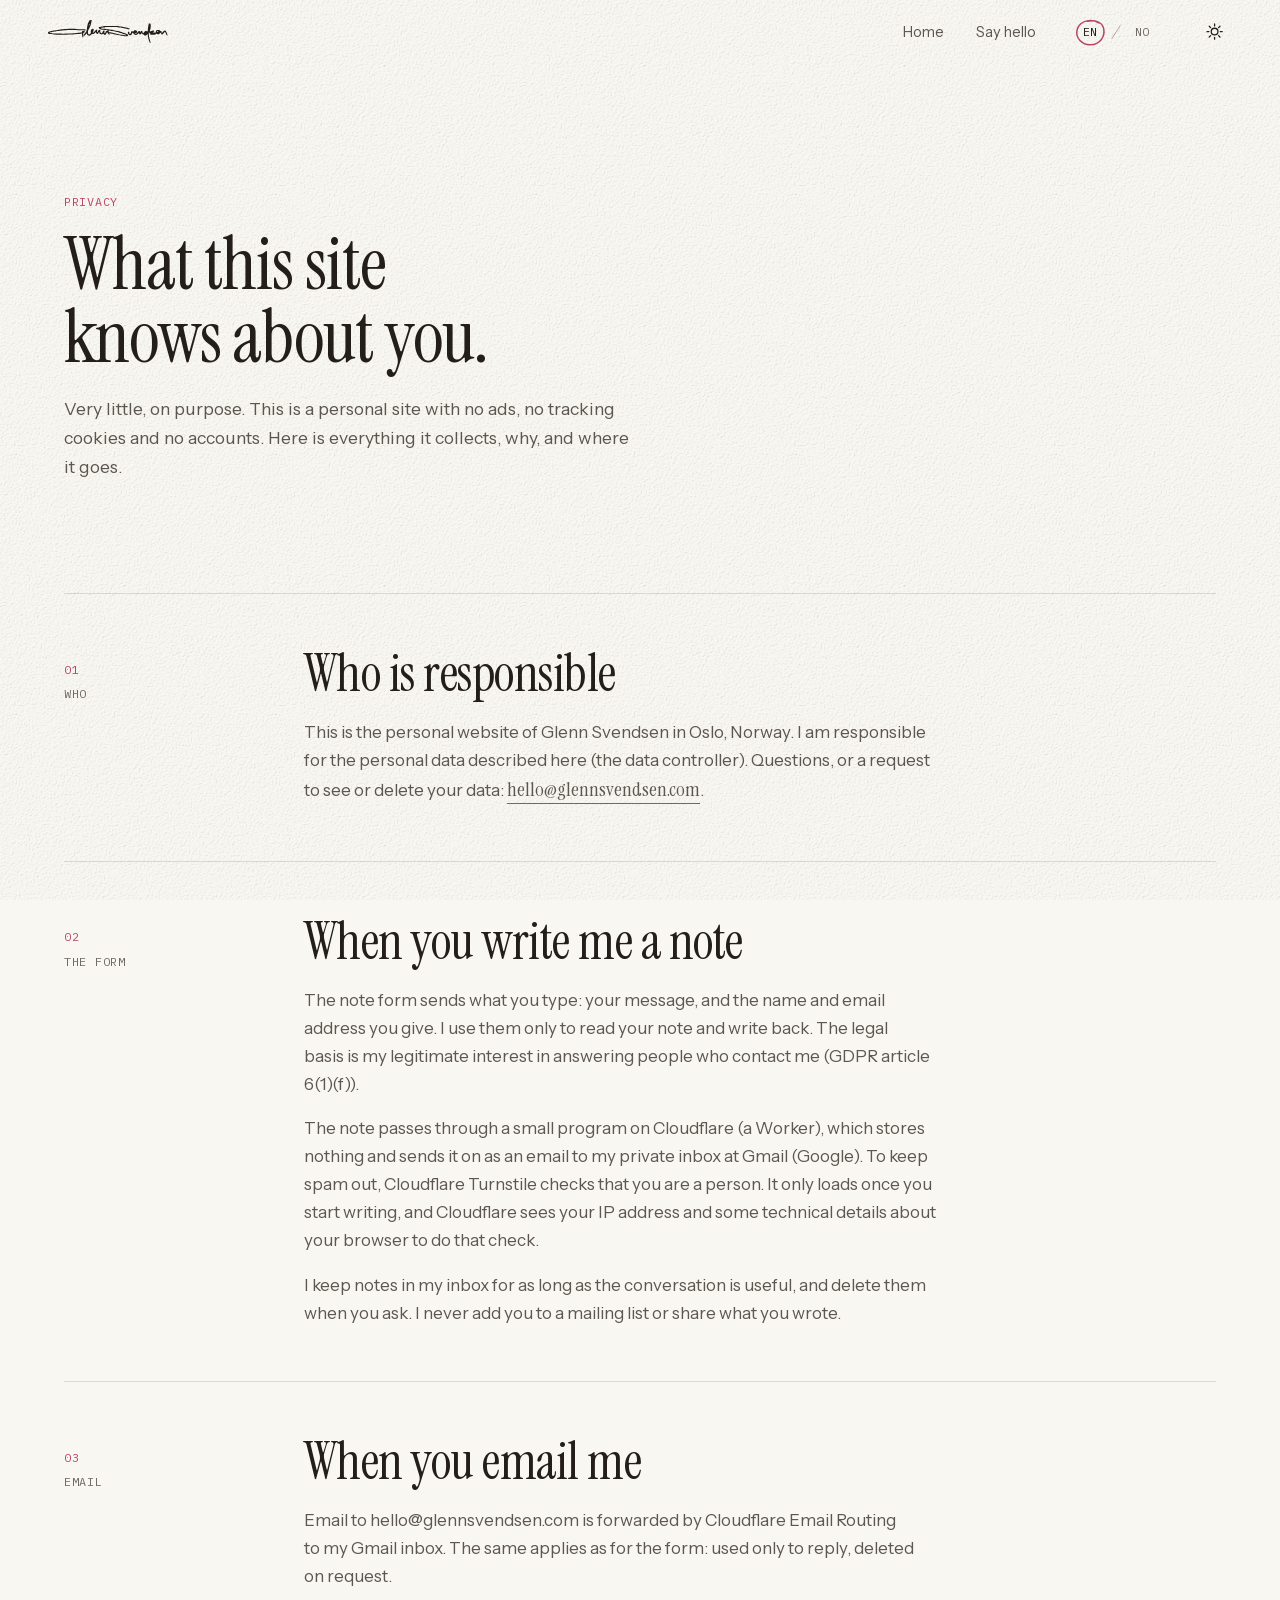
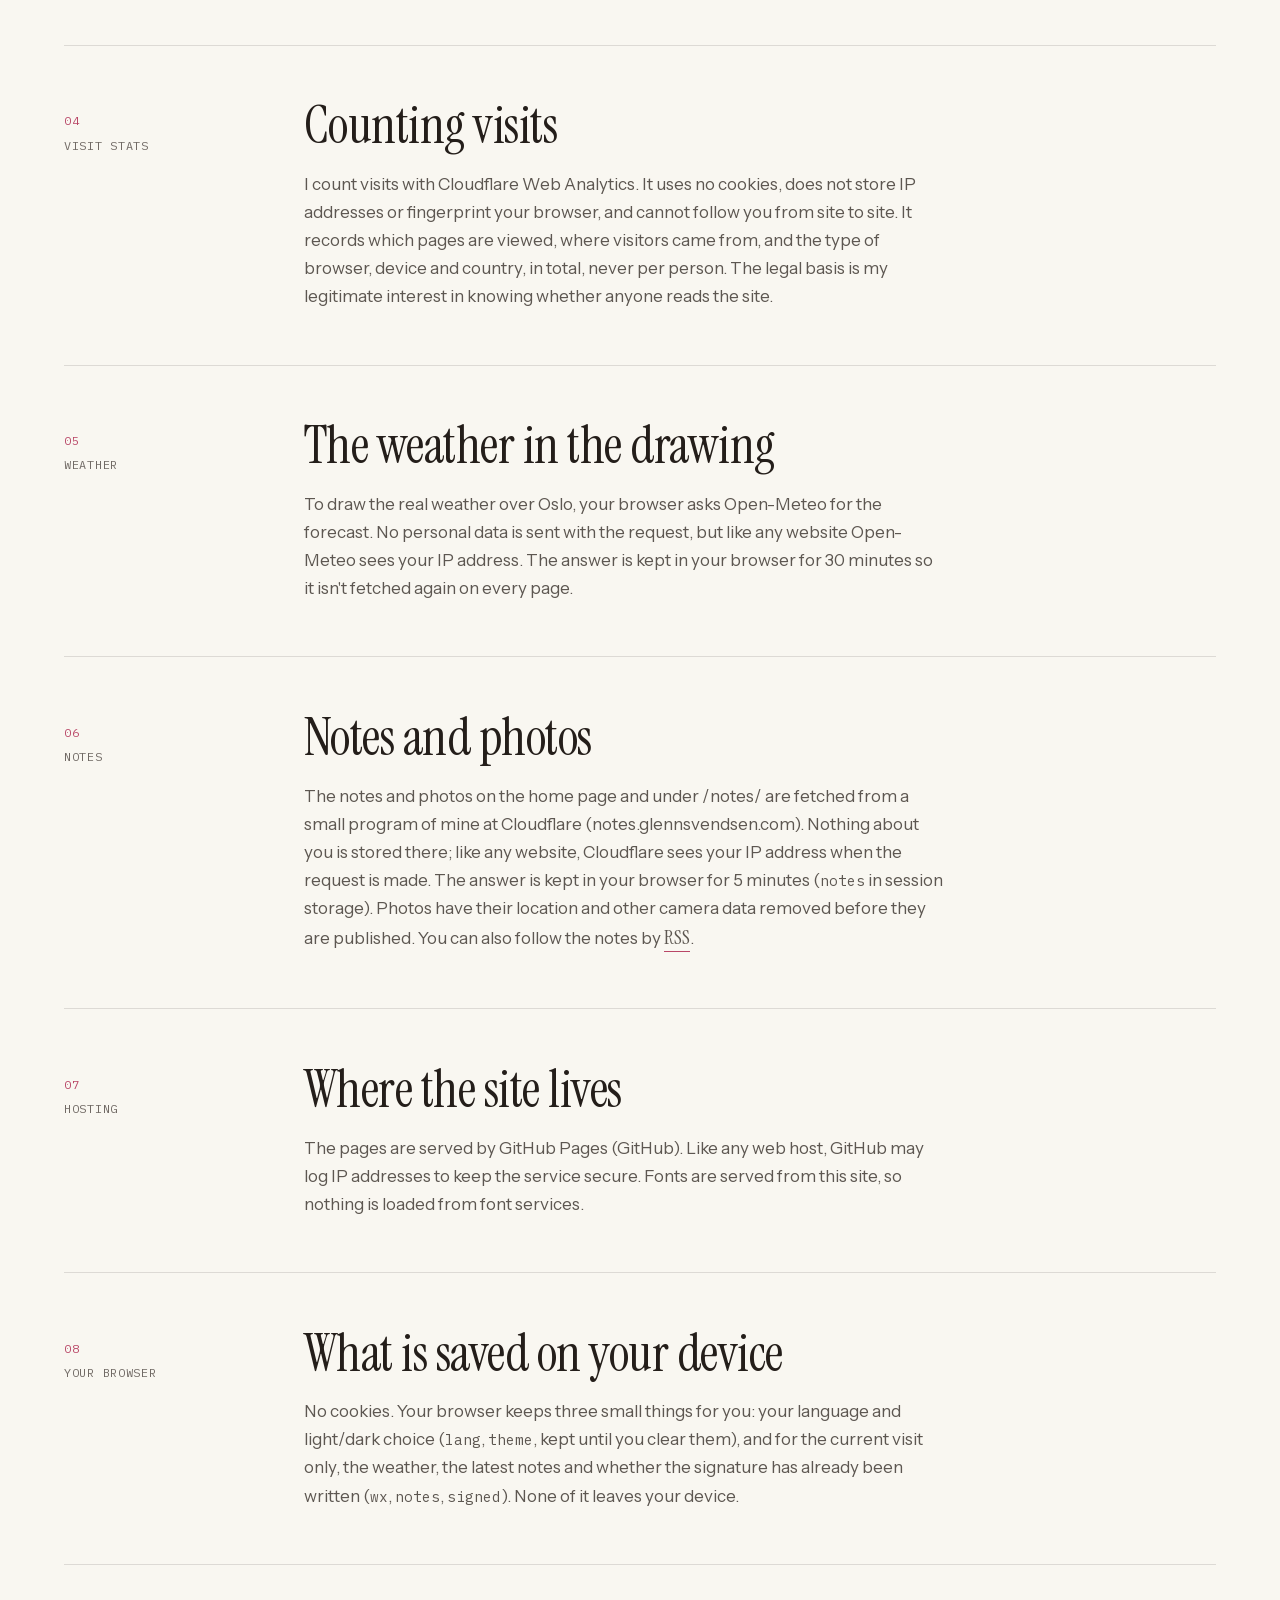
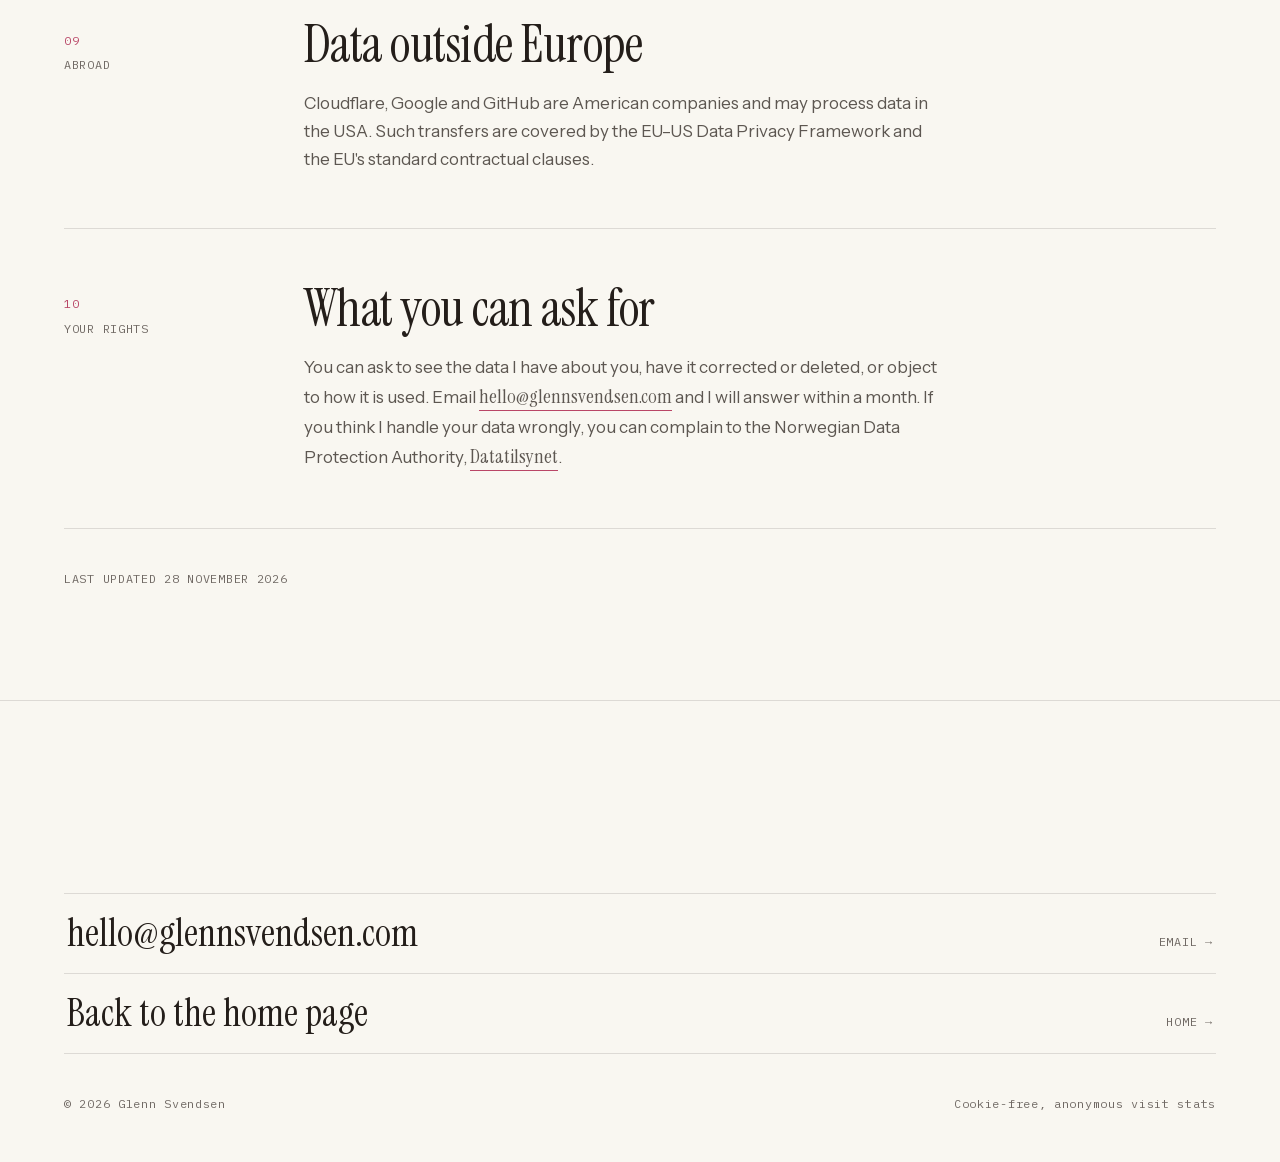
<file: privacy/index.html>
<!DOCTYPE html>
<html lang="en" class="no-js">
<head>
  <meta charset="UTF-8">
  <meta name="viewport" content="width=device-width, initial-scale=1.0">
  <!-- Security: only this site and the few services listed may load or receive anything. The sha256 hashes are the
       inline <script>s in the two pages' heads; after editing one, recompute its base64 sha256. -->
  <meta http-equiv="Content-Security-Policy" content="default-src 'self'; script-src 'self' 'sha256-yETAa+HQqtQmvBLxFQGBuOAbf30+J/77lKGS6Y1eWtA=' 'sha256-2tPLUO/hIjuJ/qs6ytzM7r9Ay+L05j6mlVIJWGcQlOU=' 'sha256-i+FD+CFcGc/PiZoSrGq6wyRT5U0SHGYlWKS6YoaZkyw=' https://static.cloudflareinsights.com https://challenges.cloudflare.com; style-src 'self' 'unsafe-inline'; img-src 'self' data:; font-src 'self'; media-src 'self'; connect-src 'self' https://api.open-meteo.com https://cloudflareinsights.com https://api.glennsvendsen.com http://localhost:8787; frame-src https://challenges.cloudflare.com; form-action https://api.glennsvendsen.com; base-uri 'none'; object-src 'none'">
  <meta name="referrer" content="strict-origin-when-cross-origin">
  <script>
    (() => {
      const d = document.documentElement;
      d.classList.replace('no-js', 'js');
      try { const t = localStorage.getItem('theme'); if (t === 'light' || t === 'dark') d.dataset.theme = t; } catch (e) {}
    })();
  </script>

  <title>Glenn Svendsen — Privacy</title>
  <meta name="description" content="What this site collects, why, where it goes and how to have it deleted.">
  <meta name="author" content="Glenn Svendsen">
  <meta name="robots" content="noindex">
  <meta name="color-scheme" content="light dark">
  <meta name="theme-color" content="#f8f5ef" media="(prefers-color-scheme: light)">
  <meta name="theme-color" content="#16181d" media="(prefers-color-scheme: dark)">
  <link rel="canonical" href="https://www.glennsvendsen.com/privacy/">
  <link rel="icon" type="image/svg+xml" href="../favicon.svg">
  <link rel="apple-touch-icon" href="../apple-touch-icon.png">
  <!-- Fonts are served from this site (no third-party requests). The serif sets the first impression. -->
  <link rel="preload" href="../fonts/instrument-serif.woff2" as="font" type="font/woff2" crossorigin>
  <link rel="preload" href="../fonts/instrument-sans.woff2" as="font" type="font/woff2" crossorigin>
  <link rel="stylesheet" href="../style.css">
  <script defer src="https://static.cloudflareinsights.com/beacon.min.js" data-cf-beacon='{"token": "2c6435467bc74cd3a46978c5bc44e5b8"}'></script>
</head>

<body class="page-work page-privacy">
  <svg class="defs" width="0" height="0" aria-hidden="true" focusable="false">
    <defs>
      <filter id="sketch-rough" x="-5%" y="-5%" width="110%" height="110%">
        <feTurbulence type="fractalNoise" baseFrequency="0.04" numOctaves="2" seed="7"/>
        <feDisplacementMap in="SourceGraphic" scale="2.2"/>
      </filter>
      <filter id="ink-bleed" x="-10%" y="-10%" width="120%" height="120%">
        <feTurbulence type="fractalNoise" baseFrequency="0.022" numOctaves="4" seed="3" result="noise"/>
        <feDisplacementMap in="SourceAlpha" in2="noise" scale="46" xChannelSelector="R" yChannelSelector="G" result="edge"/>
        <feGaussianBlur in="edge" stdDeviation="1.4" result="soft"/>
        <feComposite in="SourceGraphic" in2="soft" operator="in"/>
      </filter>
      <symbol id="sig" viewBox="0 0 272.2 53.6"><path fill="currentColor" fill-rule="evenodd" d="M96.91 -0.12C97.41 -0.19 98.15 -0.11 98.50 -0.03C98.85 0.05 98.89 0.22 99.00 0.35C99.11 0.48 99.38 -0.63 99.13 0.75C98.89 2.13 97.97 6.67 97.52 8.62C97.07 10.58 96.80 11.40 96.43 12.50C96.07 13.60 96.22 13.31 95.32 15.25C94.42 17.19 91.78 22.48 91.02 24.12C90.26 25.77 90.84 24.44 90.77 25.12C90.70 25.81 90.59 27.40 90.61 28.25C90.63 29.10 90.71 29.62 90.88 30.25C91.05 30.88 91.36 31.57 91.62 32.00C91.89 32.43 92.23 32.67 92.50 32.82C92.77 32.97 92.96 32.98 93.25 32.92C93.54 32.86 93.75 32.86 94.25 32.48C94.75 32.09 95.79 31.12 96.26 30.62C96.74 30.13 96.95 29.79 97.12 29.50C97.28 29.21 97.28 29.25 97.26 28.88C97.24 28.50 97.03 27.79 96.99 27.25C96.95 26.71 96.95 26.27 97.01 25.62C97.08 24.98 97.25 23.92 97.39 23.38C97.52 22.83 97.54 22.76 97.81 22.38C98.08 21.99 98.54 21.38 99.00 21.08C99.46 20.79 100.13 20.80 100.59 20.62C101.05 20.45 101.45 20.14 101.75 20.04C102.05 19.94 102.17 19.97 102.38 20.03C102.58 20.08 102.81 20.19 103.00 20.38C103.19 20.56 103.39 20.88 103.50 21.12C103.61 21.38 103.62 21.52 103.63 21.88C103.64 22.23 103.64 22.65 103.55 23.25C103.46 23.85 103.40 24.65 103.08 25.50C102.76 26.35 101.87 27.81 101.62 28.38C101.37 28.94 101.54 28.73 101.59 28.88C101.63 29.02 101.72 29.20 101.88 29.22C102.03 29.24 102.14 29.31 102.53 29.00C102.92 28.69 103.32 28.35 104.22 27.38C105.13 26.40 107.00 24.03 107.94 23.12C108.88 22.22 109.41 22.19 109.88 21.96C110.34 21.72 110.50 21.72 110.75 21.72C111.00 21.73 111.22 21.84 111.38 21.99C111.53 22.14 111.68 21.79 111.66 22.62C111.64 23.46 111.29 26.17 111.24 27.00C111.20 27.83 111.32 27.47 111.40 27.62C111.49 27.78 111.61 27.92 111.75 27.94C111.89 27.96 111.93 28.28 112.26 27.75C112.59 27.22 113.31 25.47 113.72 24.75C114.14 24.03 114.22 23.87 114.75 23.46C115.28 23.04 116.42 22.50 116.88 22.28C117.33 22.06 117.29 22.12 117.50 22.14C117.71 22.16 117.95 22.25 118.12 22.39C118.30 22.54 118.44 22.15 118.54 23.00C118.65 23.85 118.52 26.39 118.76 27.50C119.01 28.61 119.59 29.22 120.00 29.65C120.41 30.08 120.88 30.06 121.25 30.07C121.62 30.09 121.87 30.03 122.21 29.75C122.56 29.47 122.87 29.15 123.32 28.38C123.76 27.60 124.36 25.84 124.87 25.12C125.38 24.41 126.00 24.28 126.38 24.07C126.75 23.86 126.87 23.85 127.12 23.86C127.38 23.86 127.71 23.98 127.91 24.12C128.11 24.27 128.30 23.90 128.31 24.75C128.31 25.60 127.96 28.40 127.95 29.25C127.94 30.10 128.12 29.73 128.25 29.86C128.38 29.99 128.58 30.04 128.75 30.02C128.92 30.00 129.03 30.05 129.29 29.75C129.54 29.45 130.03 28.85 130.30 28.25C130.57 27.65 130.19 26.77 130.91 26.12C131.63 25.48 133.93 24.77 134.62 24.40C135.32 24.02 135.03 24.05 135.10 23.88C135.17 23.70 135.17 23.51 135.05 23.38C134.92 23.24 135.17 23.16 134.38 23.08C133.58 23.00 131.56 23.05 130.25 22.89C128.94 22.73 127.62 22.27 126.50 22.12C125.38 21.97 124.83 22.20 123.50 21.99C122.17 21.77 119.62 21.20 118.50 20.84C117.38 20.47 117.26 20.26 116.75 19.80C116.24 19.35 115.67 18.57 115.43 18.12C115.19 17.68 115.19 17.46 115.32 17.12C115.44 16.79 115.59 16.37 116.18 16.12C116.77 15.88 118.03 15.88 118.88 15.68C119.72 15.49 120.33 15.13 121.25 14.96C122.17 14.79 123.06 14.84 124.38 14.66C125.69 14.48 125.48 14.09 129.12 13.88C132.77 13.66 142.42 13.41 146.25 13.40C150.08 13.38 150.17 13.72 152.12 13.80C154.08 13.88 156.06 13.70 158.00 13.86C159.94 14.02 162.23 14.57 163.75 14.75C165.27 14.93 166.08 14.78 167.12 14.94C168.17 15.11 169.12 15.58 170.00 15.75C170.88 15.92 171.60 15.80 172.38 15.95C173.15 16.10 173.83 16.49 174.62 16.66C175.42 16.82 176.31 16.79 177.12 16.96C177.94 17.13 178.73 17.50 179.50 17.68C180.27 17.86 180.96 17.85 181.75 18.05C182.54 18.25 183.73 18.66 184.25 18.88C184.77 19.09 184.75 19.19 184.88 19.36C185.00 19.53 185.02 19.69 185.01 19.88C185.01 20.06 184.93 20.31 184.83 20.50C184.72 20.69 184.55 20.87 184.38 21.00C184.20 21.13 184.02 21.23 183.75 21.26C183.48 21.29 183.38 21.34 182.75 21.17C182.12 21.01 180.81 20.48 180.00 20.27C179.19 20.06 178.52 20.07 177.88 19.93C177.23 19.78 176.98 19.58 176.12 19.39C175.27 19.20 173.65 18.99 172.75 18.80C171.85 18.60 171.56 18.36 170.75 18.20C169.94 18.05 168.71 18.03 167.88 17.87C167.04 17.71 166.79 17.40 165.75 17.26C164.71 17.11 162.96 17.15 161.62 16.98C160.29 16.82 158.73 16.42 157.75 16.28C156.77 16.13 157.94 16.17 155.75 16.12C153.56 16.07 148.46 15.97 144.62 15.97C140.79 15.96 135.17 16.04 132.75 16.11C130.33 16.17 131.10 16.22 130.12 16.37C129.15 16.51 127.84 16.86 126.88 16.98C125.91 17.11 125.31 16.99 124.33 17.12C123.35 17.26 121.68 17.60 121.00 17.76C120.32 17.93 120.39 17.98 120.28 18.12C120.16 18.27 120.14 18.47 120.32 18.62C120.50 18.78 120.57 18.85 121.38 19.03C122.18 19.21 123.83 19.56 125.12 19.73C126.42 19.90 127.79 19.87 129.12 20.05C130.46 20.23 131.79 20.61 133.12 20.79C134.46 20.97 134.48 20.75 137.12 21.12C139.77 21.50 145.38 22.38 149.00 23.05C152.62 23.72 155.50 24.31 158.88 25.15C162.25 25.99 167.02 27.43 169.25 28.08C171.48 28.74 170.88 28.55 172.25 29.07C173.62 29.59 176.04 30.50 177.50 31.18C178.96 31.86 180.31 32.66 181.00 33.12C181.69 33.59 181.53 33.69 181.64 34.00C181.75 34.31 181.81 34.62 181.65 35.00C181.50 35.38 181.03 35.94 180.69 36.25C180.36 36.56 180.03 36.72 179.62 36.85C179.22 36.98 178.92 37.01 178.25 37.03C177.58 37.06 177.42 37.17 175.62 36.98C173.83 36.79 169.35 36.18 167.50 35.88C165.65 35.58 165.50 35.36 164.50 35.18C163.50 35.00 162.44 34.99 161.50 34.82C160.56 34.65 160.54 34.49 158.88 34.16C157.21 33.83 153.94 33.35 151.50 32.85C149.06 32.34 145.77 31.46 144.25 31.13C142.73 30.80 143.06 31.04 142.38 30.86C141.69 30.68 140.60 30.17 140.12 30.06C139.65 29.95 139.64 30.10 139.50 30.20C139.36 30.29 139.23 30.30 139.28 30.62C139.34 30.95 139.75 31.75 139.83 32.12C139.92 32.50 139.88 32.68 139.81 32.88C139.73 33.07 139.55 33.23 139.38 33.31C139.20 33.38 139.00 33.40 138.75 33.33C138.50 33.26 138.18 33.13 137.88 32.90C137.57 32.68 137.38 32.67 136.94 32.00C136.50 31.33 135.59 29.45 135.25 28.86C134.91 28.28 135.02 28.57 134.88 28.48C134.73 28.38 134.54 28.32 134.38 28.32C134.21 28.32 134.06 28.34 133.88 28.48C133.69 28.61 133.76 28.43 133.27 29.12C132.79 29.82 131.53 31.88 130.98 32.62C130.44 33.37 130.27 33.40 130.00 33.61C129.73 33.82 129.58 33.84 129.38 33.87C129.17 33.90 129.15 33.95 128.75 33.78C128.35 33.60 127.62 33.25 127.00 32.81C126.38 32.36 125.42 31.37 125.00 31.12C124.58 30.87 124.77 31.08 124.50 31.31C124.23 31.53 123.67 32.21 123.38 32.46C123.08 32.70 123.04 32.72 122.75 32.78C122.46 32.84 122.08 32.87 121.62 32.82C121.17 32.76 120.67 32.76 120.00 32.45C119.33 32.14 118.15 31.31 117.62 30.94C117.10 30.57 117.07 30.48 116.88 30.24C116.68 30.00 116.56 29.89 116.46 29.50C116.37 29.11 116.40 28.21 116.30 27.88C116.21 27.54 116.03 27.52 115.88 27.48C115.72 27.44 115.53 27.54 115.38 27.65C115.22 27.76 115.08 27.82 114.92 28.12C114.75 28.43 114.66 28.98 114.38 29.50C114.10 30.02 113.54 30.85 113.25 31.22C112.96 31.59 112.83 31.60 112.62 31.70C112.42 31.80 112.62 32.14 112.00 31.82C111.38 31.49 109.47 30.17 108.91 29.75C108.34 29.33 108.73 29.60 108.62 29.31C108.52 29.02 108.42 28.26 108.30 28.00C108.17 27.74 108.03 27.75 107.88 27.76C107.72 27.77 107.65 27.79 107.38 28.06C107.10 28.33 106.77 28.88 106.23 29.38C105.69 29.87 104.71 30.64 104.12 31.03C103.54 31.43 103.15 31.60 102.75 31.77C102.35 31.94 102.04 32.00 101.75 32.03C101.46 32.07 101.29 32.09 101.00 32.00C100.71 31.91 100.25 31.57 100.00 31.48C99.75 31.40 100.00 31.08 99.50 31.50C99.00 31.92 97.70 33.40 97.03 34.00C96.36 34.60 96.03 34.80 95.50 35.10C94.97 35.39 94.27 35.66 93.88 35.77C93.48 35.87 93.42 35.81 93.12 35.74C92.83 35.68 92.76 35.71 92.12 35.36C91.49 35.01 89.94 34.08 89.34 33.62C88.75 33.17 88.79 33.09 88.56 32.62C88.34 32.16 88.16 31.20 88.00 30.86C87.84 30.52 87.75 30.61 87.62 30.57C87.50 30.53 87.77 30.02 87.25 30.62C86.73 31.21 85.16 33.37 84.52 34.12C83.87 34.88 83.75 34.90 83.38 35.12C83.00 35.34 82.71 35.52 82.25 35.45C81.79 35.39 80.96 34.83 80.62 34.71C80.29 34.59 80.35 34.59 80.25 34.73C80.15 34.86 80.04 34.93 80.00 35.50C79.96 36.07 80.09 37.46 80.02 38.12C79.95 38.79 79.66 39.12 79.58 39.50C79.51 39.88 79.62 40.18 79.56 40.38C79.51 40.57 79.35 40.65 79.25 40.65C79.15 40.65 79.04 40.57 78.96 40.38C78.89 40.18 78.94 39.90 78.79 39.50C78.63 39.10 78.23 38.48 78.04 38.00C77.85 37.52 77.79 37.48 77.64 36.62C77.48 35.77 77.19 33.77 77.10 32.88C77.02 31.98 77.18 31.63 77.12 31.27C77.07 30.92 76.92 30.86 76.75 30.72C76.58 30.58 76.54 30.41 76.12 30.44C75.71 30.48 75.88 30.69 74.25 30.92C72.62 31.15 69.75 31.51 66.38 31.84C63.00 32.16 58.31 32.61 54.00 32.86C49.69 33.10 45.12 33.20 40.50 33.30C35.88 33.39 30.75 33.47 26.25 33.41C21.75 33.35 17.19 33.17 13.50 32.93C9.81 32.68 6.19 32.27 4.12 31.94C2.06 31.62 1.88 31.37 1.12 31.00C0.38 30.63 -0.05 30.03 -0.38 29.70C-0.70 29.36 -0.73 29.28 -0.80 29.00C-0.86 28.72 -0.91 28.31 -0.76 28.00C-0.60 27.69 -0.58 27.47 0.12 27.15C0.83 26.84 2.21 26.45 3.50 26.09C4.79 25.73 6.40 25.36 7.88 25.02C9.35 24.67 11.19 24.24 12.38 24.02C13.56 23.80 14.04 23.88 15.00 23.71C15.96 23.55 16.29 23.35 18.12 23.04C19.96 22.73 23.42 22.20 26.00 21.86C28.58 21.52 29.62 21.29 33.62 20.99C37.62 20.70 46.10 20.27 50.00 20.11C53.90 19.94 54.54 20.01 57.00 20.02C59.46 20.04 61.94 20.05 64.75 20.18C67.56 20.31 71.17 20.69 73.88 20.83C76.58 20.97 79.21 20.89 81.00 21.02C82.79 21.14 83.94 21.45 84.62 21.58C85.31 21.71 84.99 21.70 85.12 21.81C85.26 21.92 85.38 22.05 85.44 22.25C85.49 22.45 85.51 22.75 85.44 23.00C85.37 23.25 85.18 23.57 85.00 23.74C84.82 23.91 85.33 24.10 84.38 24.01C83.42 23.92 81.44 23.35 79.25 23.20C77.06 23.04 75.04 23.20 71.25 23.09C67.46 22.98 60.00 22.61 56.50 22.52C53.00 22.44 53.33 22.49 50.25 22.59C47.17 22.69 41.71 22.89 38.00 23.15C34.29 23.41 30.48 23.84 28.00 24.14C25.52 24.43 24.46 24.73 23.12 24.91C21.79 25.08 21.02 25.02 20.00 25.18C18.98 25.35 17.98 25.71 17.00 25.88C16.02 26.06 15.06 26.06 14.12 26.24C13.19 26.41 12.21 26.76 11.38 26.92C10.54 27.09 9.86 27.08 9.09 27.25C8.32 27.42 7.52 27.81 6.75 27.96C5.98 28.12 4.98 28.08 4.50 28.17C4.02 28.26 4.01 28.38 3.88 28.50C3.74 28.62 3.67 28.72 3.69 28.88C3.71 29.03 3.78 29.29 4.00 29.44C4.22 29.59 4.17 29.68 5.00 29.77C5.83 29.86 7.50 29.83 9.00 29.97C10.50 30.10 12.46 30.45 14.00 30.59C15.54 30.72 14.83 30.70 18.25 30.77C21.67 30.84 28.96 31.01 34.50 30.99C40.04 30.97 46.33 30.88 51.50 30.65C56.67 30.42 61.52 29.96 65.50 29.61C69.48 29.26 73.59 28.79 75.38 28.56C77.16 28.34 75.97 28.39 76.19 28.25C76.42 28.11 76.55 28.15 76.75 27.75C76.95 27.35 77.19 26.31 77.39 25.88C77.60 25.44 77.73 25.30 78.00 25.12C78.27 24.95 78.52 24.89 79.00 24.83C79.48 24.77 80.38 24.76 80.88 24.78C81.38 24.81 81.69 24.86 82.00 24.96C82.31 25.06 82.51 25.20 82.75 25.38C82.99 25.55 83.28 25.77 83.43 26.00C83.57 26.23 83.64 26.50 83.62 26.75C83.61 27.00 83.57 27.19 83.35 27.50C83.13 27.81 82.77 28.29 82.29 28.62C81.80 28.96 80.86 29.25 80.45 29.50C80.04 29.75 79.97 29.54 79.86 30.12C79.74 30.71 79.76 32.42 79.79 33.00C79.81 33.58 79.90 33.49 80.00 33.62C80.10 33.76 80.06 34.02 80.38 33.81C80.69 33.60 81.24 33.07 81.88 32.38C82.51 31.68 83.21 31.06 84.17 29.62C85.12 28.19 86.86 26.00 87.61 23.75C88.36 21.50 88.36 18.19 88.69 16.12C89.03 14.06 89.30 12.71 89.62 11.38C89.94 10.04 90.29 9.04 90.61 8.12C90.94 7.21 91.01 7.00 91.58 5.88C92.14 4.75 93.35 2.31 94.00 1.40C94.65 0.48 95.02 0.62 95.50 0.37C95.98 0.11 96.41 -0.06 96.91 -0.12Z M229.79 7.88C230.17 7.84 230.97 7.80 231.38 7.87C231.78 7.94 232.02 7.99 232.25 8.30C232.48 8.62 232.64 9.18 232.77 9.75C232.90 10.32 232.98 10.81 233.02 11.75C233.07 12.69 233.09 14.31 233.05 15.38C233.00 16.44 232.99 16.83 232.74 18.12C232.50 19.42 231.91 22.00 231.57 23.12C231.23 24.25 230.84 24.50 230.69 24.88C230.54 25.25 230.63 25.23 230.66 25.38C230.69 25.52 230.69 25.67 230.88 25.75C231.06 25.83 231.27 25.96 231.75 25.84C232.23 25.72 232.98 25.27 233.75 25.01C234.52 24.75 235.33 24.42 236.38 24.27C237.42 24.12 239.24 24.02 240.00 24.10C240.76 24.18 240.77 24.56 240.95 24.75C241.13 24.94 241.09 25.08 241.08 25.25C241.08 25.42 241.08 25.54 240.92 25.75C240.76 25.96 240.61 26.27 240.12 26.52C239.64 26.76 238.39 27.04 238.00 27.20C237.61 27.37 237.80 27.41 237.78 27.50C237.76 27.59 237.67 27.64 237.88 27.75C238.08 27.86 238.06 27.99 239.00 28.14C239.94 28.29 242.61 28.60 243.50 28.64C244.39 28.68 244.15 28.48 244.36 28.38C244.57 28.27 244.67 28.17 244.76 28.00C244.84 27.83 244.90 27.71 244.88 27.38C244.85 27.04 244.64 26.38 244.62 26.00C244.61 25.62 244.67 25.44 244.80 25.12C244.92 24.81 245.10 24.46 245.38 24.12C245.65 23.79 246.12 23.34 246.45 23.12C246.78 22.91 246.51 22.87 247.38 22.84C248.24 22.81 250.65 22.83 251.62 22.94C252.60 23.05 252.70 23.16 253.23 23.50C253.75 23.84 254.18 24.73 254.75 25.00C255.32 25.27 256.22 25.05 256.62 25.11C257.03 25.17 257.02 25.16 257.20 25.38C257.37 25.59 257.59 25.83 257.68 26.38C257.77 26.92 257.65 28.17 257.74 28.62C257.84 29.08 258.02 29.12 258.25 29.13C258.48 29.15 258.71 29.10 259.12 28.70C259.54 28.30 260.08 27.46 260.75 26.74C261.42 26.02 262.62 24.81 263.12 24.38C263.62 23.96 263.27 24.24 263.75 24.16C264.23 24.09 265.52 23.93 266.00 23.96C266.48 23.98 266.38 24.10 266.62 24.29C266.87 24.49 266.96 24.30 267.46 25.12C267.95 25.95 269.20 28.34 269.60 29.25C270.00 30.16 269.73 30.19 269.88 30.60C270.02 31.02 270.25 31.20 270.44 31.75C270.64 32.30 270.96 33.40 271.06 33.88C271.16 34.35 271.12 34.42 271.05 34.62C270.98 34.83 270.80 35.02 270.62 35.10C270.45 35.17 270.18 35.15 270.00 35.08C269.82 35.00 269.91 35.22 269.52 34.62C269.13 34.03 268.23 32.65 267.67 31.50C267.12 30.35 266.52 28.46 266.21 27.75C265.89 27.04 265.96 27.38 265.80 27.25C265.64 27.12 265.47 26.95 265.25 26.95C265.03 26.95 264.98 26.77 264.50 27.25C264.02 27.73 263.10 29.02 262.38 29.83C261.65 30.63 260.62 31.63 260.12 32.11C259.62 32.59 259.60 32.57 259.38 32.70C259.15 32.83 259.00 32.92 258.75 32.88C258.50 32.85 258.33 33.04 257.86 32.50C257.38 31.96 256.35 30.19 255.89 29.62C255.43 29.06 255.34 29.18 255.12 29.13C254.91 29.09 255.12 28.93 254.62 29.35C254.12 29.77 252.88 31.11 252.12 31.66C251.38 32.21 250.56 32.48 250.12 32.65C249.69 32.82 249.75 32.72 249.50 32.68C249.25 32.63 248.92 32.53 248.62 32.40C248.33 32.27 248.04 32.13 247.75 31.91C247.46 31.69 247.12 31.25 246.88 31.09C246.62 30.92 246.46 30.93 246.25 30.94C246.04 30.95 246.00 30.88 245.62 31.17C245.25 31.45 244.40 32.36 244.00 32.66C243.60 32.95 244.17 32.81 243.25 32.95C242.33 33.09 240.04 33.38 238.50 33.49C236.96 33.59 235.08 33.70 234.00 33.57C232.92 33.44 232.38 32.94 232.00 32.70C231.62 32.46 231.74 32.47 231.74 32.12C231.73 31.78 232.15 31.01 231.98 30.62C231.82 30.24 231.12 30.15 230.75 29.84C230.38 29.52 230.02 28.95 229.75 28.73C229.48 28.52 229.28 28.51 229.12 28.54C228.97 28.56 228.87 28.71 228.79 28.88C228.71 29.04 228.63 28.35 228.66 29.50C228.70 30.65 228.81 33.94 229.00 35.75C229.19 37.56 229.24 37.98 229.81 40.38C230.38 42.77 231.97 48.19 232.42 50.12C232.86 52.06 232.48 51.62 232.48 52.00C232.47 52.38 232.45 52.27 232.38 52.38C232.30 52.48 232.14 52.64 232.00 52.64C231.86 52.64 231.69 52.57 231.52 52.38C231.35 52.18 231.47 52.69 230.97 51.50C230.48 50.31 229.27 47.52 228.55 45.25C227.83 42.98 227.02 39.89 226.66 37.88C226.29 35.86 226.46 34.04 226.38 33.17C226.29 32.29 226.24 32.75 226.15 32.62C226.07 32.50 226.05 32.44 225.88 32.43C225.70 32.42 225.46 32.36 225.12 32.58C224.79 32.79 224.40 33.36 223.88 33.75C223.35 34.14 222.56 34.63 222.00 34.91C221.44 35.19 220.90 35.33 220.50 35.42C220.10 35.51 219.96 35.55 219.62 35.45C219.29 35.35 218.92 35.22 218.50 34.84C218.08 34.47 217.71 33.58 217.12 33.21C216.54 32.83 215.55 32.89 215.00 32.60C214.45 32.32 214.14 31.88 213.80 31.50C213.47 31.12 213.26 30.58 213.00 30.31C212.74 30.05 212.46 29.93 212.25 29.90C212.04 29.87 212.09 29.71 211.74 30.12C211.39 30.54 210.58 31.88 210.17 32.38C209.75 32.87 209.49 32.99 209.25 33.11C209.01 33.23 208.92 33.14 208.75 33.09C208.58 33.04 208.62 33.21 208.25 32.81C207.88 32.40 206.94 31.08 206.50 30.66C206.06 30.24 205.85 30.30 205.62 30.27C205.40 30.25 205.56 30.17 205.12 30.53C204.69 30.89 203.75 31.88 203.00 32.43C202.25 32.98 201.17 33.56 200.62 33.82C200.08 34.08 200.17 33.99 199.75 34.02C199.33 34.04 198.54 34.01 198.12 33.96C197.71 33.91 197.61 33.89 197.25 33.71C196.89 33.53 196.49 33.43 195.94 32.88C195.39 32.32 194.52 30.99 193.96 30.38C193.41 29.76 192.95 29.41 192.62 29.17C192.30 28.94 192.21 28.94 192.00 28.99C191.79 29.04 191.66 28.93 191.38 29.47C191.09 30.02 190.58 31.63 190.27 32.25C189.96 32.87 189.84 32.86 189.50 33.18C189.16 33.50 188.77 33.90 188.25 34.17C187.73 34.44 186.83 34.72 186.38 34.79C185.92 34.86 185.85 34.76 185.50 34.60C185.15 34.44 184.90 34.43 184.25 33.83C183.60 33.23 182.14 31.91 181.62 31.00C181.11 30.09 181.19 28.98 181.18 28.38C181.17 27.77 181.41 27.62 181.57 27.38C181.73 27.13 181.82 27.03 182.12 26.91C182.43 26.78 183.02 26.59 183.38 26.60C183.73 26.62 184.05 26.81 184.24 27.00C184.43 27.19 184.48 27.35 184.52 27.75C184.56 28.15 184.44 28.85 184.49 29.38C184.54 29.90 184.68 30.51 184.82 30.88C184.97 31.24 185.16 31.44 185.38 31.57C185.59 31.71 185.90 31.75 186.12 31.70C186.35 31.65 186.54 31.52 186.75 31.30C186.96 31.08 187.12 30.82 187.36 30.38C187.59 29.93 187.97 29.27 188.16 28.62C188.36 27.98 188.37 26.98 188.53 26.50C188.69 26.02 188.89 25.93 189.11 25.75C189.34 25.57 189.52 25.50 189.88 25.43C190.23 25.35 190.92 25.28 191.25 25.29C191.58 25.30 191.62 25.33 191.88 25.49C192.12 25.65 192.54 26.11 192.75 26.25C192.96 26.39 192.99 26.35 193.12 26.30C193.26 26.26 193.26 26.36 193.55 26.00C193.85 25.64 194.36 24.57 194.88 24.13C195.39 23.70 195.71 23.41 196.62 23.40C197.54 23.39 199.56 23.81 200.38 24.06C201.19 24.30 201.22 24.55 201.50 24.86C201.78 25.16 201.99 25.58 202.07 25.88C202.16 26.17 202.17 26.15 202.01 26.62C201.86 27.10 201.93 28.16 201.12 28.74C200.32 29.32 197.88 29.83 197.21 30.12C196.53 30.42 197.08 30.38 197.08 30.50C197.09 30.62 197.08 30.72 197.25 30.84C197.42 30.96 197.85 31.18 198.12 31.22C198.40 31.26 198.46 31.24 198.88 31.10C199.29 30.96 199.98 30.79 200.64 30.38C201.29 29.96 202.06 29.40 202.78 28.62C203.51 27.85 204.28 26.31 205.00 25.71C205.72 25.12 206.65 25.17 207.12 25.07C207.60 24.96 207.65 25.01 207.88 25.10C208.10 25.19 208.33 25.43 208.45 25.62C208.57 25.82 208.59 25.92 208.60 26.25C208.61 26.58 208.44 27.33 208.48 27.62C208.53 27.92 208.75 28.01 208.88 28.05C209.00 28.08 208.98 28.25 209.25 27.86C209.52 27.47 210.21 26.17 210.50 25.73C210.79 25.28 210.60 25.33 211.00 25.21C211.40 25.08 212.45 24.99 212.88 24.98C213.30 24.97 213.36 24.96 213.58 25.12C213.80 25.29 214.08 25.58 214.21 26.00C214.34 26.42 214.27 27.10 214.37 27.62C214.47 28.15 214.67 28.78 214.82 29.12C214.96 29.47 215.07 29.56 215.25 29.70C215.43 29.85 215.67 29.99 215.88 29.98C216.08 29.98 216.20 30.03 216.50 29.68C216.80 29.33 217.30 28.40 217.70 27.88C218.10 27.35 218.29 26.96 218.90 26.50C219.52 26.04 220.78 25.36 221.38 25.11C221.97 24.85 221.81 24.88 222.50 24.98C223.19 25.08 224.92 25.58 225.50 25.70C226.08 25.81 225.85 25.83 226.00 25.67C226.15 25.51 226.27 26.03 226.41 24.75C226.55 23.47 226.58 20.17 226.82 18.00C227.05 15.83 227.52 13.31 227.82 11.75C228.13 10.19 228.44 9.23 228.66 8.62C228.88 8.02 228.94 8.22 229.12 8.09C229.31 7.97 229.42 7.91 229.79 7.88Z M93.97 8.75C94.07 8.63 94.08 8.68 94.12 8.72C94.17 8.76 94.26 8.72 94.26 9.00C94.27 9.28 94.33 9.77 94.16 10.38C93.99 10.98 93.46 12.21 93.25 12.66C93.04 13.10 92.97 13.09 92.88 13.06C92.78 13.04 92.69 12.78 92.67 12.50C92.66 12.22 92.66 11.89 92.80 11.38C92.94 10.86 93.30 9.86 93.50 9.43C93.70 8.99 93.86 8.87 93.97 8.75Z M138.38 23.88C139.02 23.93 140.75 24.13 141.75 24.31C142.75 24.49 143.50 24.80 144.38 24.95C145.25 25.11 144.29 24.68 147.00 25.23C149.71 25.78 158.10 27.66 160.62 28.27C163.15 28.88 161.00 28.55 162.12 28.87C163.25 29.18 165.79 29.68 167.38 30.17C168.96 30.66 170.62 31.47 171.62 31.81C172.62 32.16 172.55 31.95 173.38 32.23C174.20 32.51 175.95 33.22 176.60 33.50C177.24 33.78 177.10 33.79 177.25 33.94C177.40 34.08 177.46 34.26 177.48 34.38C177.49 34.49 177.43 34.56 177.33 34.62C177.23 34.69 177.20 34.77 176.88 34.79C176.55 34.80 176.06 34.84 175.38 34.71C174.69 34.58 173.92 34.21 172.75 34.00C171.58 33.79 170.83 33.85 168.38 33.45C165.92 33.06 160.10 32.03 158.00 31.62C155.90 31.21 156.56 31.16 155.75 30.99C154.94 30.82 155.54 31.11 153.12 30.60C150.71 30.09 143.56 28.42 141.25 27.93C138.94 27.43 139.75 27.78 139.25 27.64C138.75 27.50 138.51 27.38 138.25 27.10C137.99 26.83 137.84 26.43 137.72 26.00C137.59 25.57 137.47 24.83 137.50 24.50C137.53 24.17 137.73 24.10 137.88 24.00C138.02 23.90 137.73 23.82 138.38 23.88Z M248.69 25.25C248.90 25.19 249.16 25.16 249.38 25.18C249.59 25.19 249.86 25.29 250.00 25.37C250.14 25.44 250.18 25.50 250.19 25.62C250.20 25.75 250.17 25.97 250.07 26.12C249.98 26.28 249.93 26.36 249.62 26.53C249.32 26.71 248.60 27.06 248.25 27.18C247.90 27.29 247.67 27.29 247.50 27.24C247.33 27.19 247.24 27.02 247.21 26.88C247.17 26.73 247.11 26.60 247.27 26.38C247.42 26.15 247.89 25.71 248.12 25.52C248.36 25.34 248.48 25.31 248.69 25.25Z"/></symbol>
    </defs>
  </svg>
  <a class="skip-link" href="#main" data-i18n="skip">Skip to content</a>
  <div class="progress" aria-hidden="true"></div>

  <header class="top">
    <a class="brand" href="../" aria-label="Glenn Svendsen, back to the home page" data-i18n-attr="aria-label:w.brand">
      <svg class="brand-sig" aria-hidden="true"><use href="#sig"/></svg>
    </a>
    <nav class="top-links" aria-label="Main">
      <a href="../" data-i18n="w.nav.home">Home</a>
      <a href="../#hello" data-i18n="nav.hello">Say hello</a>
      <div class="lang-switch" role="group" aria-label="Language" data-i18n-attr="aria-label:lang" hidden>
        <button type="button" data-lang="en" lang="en" aria-pressed="true" aria-label="English"><span>EN<svg class="lang-ring" viewBox="0 0 44 28" preserveAspectRatio="none" aria-hidden="true"><path pathLength="1" d="M34 5.5 C25 1.5, 9 2.5, 4.5 11 C1 19, 11 26, 23 25.5 C35 25, 43 18.5, 40.5 10.5 C38.5 4.5, 29 2.5, 18 4"/></svg></span></button>
        <span class="lang-slash" aria-hidden="true">/</span>
        <button type="button" data-lang="no" lang="nb" aria-pressed="false" aria-label="Norsk"><span>NO<svg class="lang-ring" viewBox="0 0 44 28" preserveAspectRatio="none" aria-hidden="true"><path pathLength="1" d="M9 6 C18 1.5, 36 2, 40.5 10 C44 18, 33 25.5, 21 25.5 C9 25.5, 1.5 19.5, 3.5 12 C5 6, 14 3, 26 3.5"/></svg></span></button>
      </div>
      <button type="button" class="theme-toggle" aria-label="Switch to dark theme" hidden>
        <svg viewBox="0 0 24 24" aria-hidden="true">
          <g class="tt-sun"><circle cx="12" cy="12" r="4.2"/><path d="M12 2.5v2.4M12 19.1v2.4M2.5 12h2.4M19.1 12h2.4M5.3 5.3l1.7 1.7M17 17l1.7 1.7M5.3 18.7 7 17M17 7l1.7-1.7"/></g>
          <path class="tt-moon" d="M19.5 14.6A7.6 7.6 0 0 1 9.4 4.5a7.7 7.7 0 1 0 10.1 10.1Z"/>
        </svg>
      </button>
    </nav>
  </header>
  <main id="main">
    <section class="section work-intro">
      <div class="wrap">
        <p class="kicker mono" data-i18n="p.kicker">Privacy</p>
        <h1 class="title" data-i18n="p.title">What this site knows about you.</h1>
        <p class="intro" data-i18n="p.intro">Very little, on purpose. This is a personal site with no ads, no tracking cookies and no accounts. Here is everything it collects, why, and where it goes.</p>
      </div>
    </section>

    <section class="section work-cases">
      <div class="wrap">
        <div class="case-list">
        <article class="case reveal">
          <div class="case-meta mono"><span class="case-num">01</span><span data-i18n="p.who.label">Who</span></div>
          <div class="policy-text">
            <h2 class="case-title" data-i18n="p.who.title">Who is responsible</h2>
            <p data-i18n="p.who.1">This is the personal website of Glenn Svendsen in Oslo, Norway. I am responsible for the personal data described here (the data controller). Questions, or a request to see or delete your data: <a class="link-inline" href="mailto:hello@glennsvendsen.com">hello@glennsvendsen.com</a>.</p>
          </div>
        </article>
        <article class="case reveal">
          <div class="case-meta mono"><span class="case-num">02</span><span data-i18n="p.form.label">The form</span></div>
          <div class="policy-text">
            <h2 class="case-title" data-i18n="p.form.title">When you write me a note</h2>
            <p data-i18n="p.form.1">The note form sends what you type: your message, and the name and email address you give. I use them only to read your note and write back. The legal basis is my legitimate interest in answering people who contact me (GDPR article 6(1)(f)).</p>
            <p data-i18n="p.form.2">The note passes through a small program on Cloudflare (a Worker), which stores nothing and sends it on as an email to my private inbox at Gmail (Google). To keep spam out, Cloudflare Turnstile checks that you are a person. It only loads once you start writing, and Cloudflare sees your IP address and some technical details about your browser to do that check.</p>
            <p data-i18n="p.form.3">I keep notes in my inbox for as long as the conversation is useful, and delete them when you ask. I never add you to a mailing list or share what you wrote.</p>
          </div>
        </article>
        <article class="case reveal">
          <div class="case-meta mono"><span class="case-num">03</span><span data-i18n="p.mail.label">Email</span></div>
          <div class="policy-text">
            <h2 class="case-title" data-i18n="p.mail.title">When you email me</h2>
            <p data-i18n="p.mail.1">Email to hello@glennsvendsen.com is forwarded by Cloudflare Email Routing to my Gmail inbox. The same applies as for the form: used only to reply, deleted on request.</p>
          </div>
        </article>
        <article class="case reveal">
          <div class="case-meta mono"><span class="case-num">04</span><span data-i18n="p.stats.label">Visit stats</span></div>
          <div class="policy-text">
            <h2 class="case-title" data-i18n="p.stats.title">Counting visits</h2>
            <p data-i18n="p.stats.1">I count visits with Cloudflare Web Analytics. It uses no cookies, does not store IP addresses or fingerprint your browser, and cannot follow you from site to site. It records which pages are viewed, where visitors came from, and the type of browser, device and country, in total, never per person. The legal basis is my legitimate interest in knowing whether anyone reads the site.</p>
          </div>
        </article>
        <article class="case reveal">
          <div class="case-meta mono"><span class="case-num">05</span><span data-i18n="p.weather.label">Weather</span></div>
          <div class="policy-text">
            <h2 class="case-title" data-i18n="p.weather.title">The weather in the drawing</h2>
            <p data-i18n="p.weather.1">To draw the real weather over Oslo, your browser asks Open-Meteo for the forecast. No personal data is sent with the request, but like any website Open-Meteo sees your IP address. The answer is kept in your browser for 30 minutes so it isn't fetched again on every page.</p>
          </div>
        </article>
        <article class="case reveal">
          <div class="case-meta mono"><span class="case-num">06</span><span data-i18n="p.notes.label">Notes</span></div>
          <div class="policy-text">
            <h2 class="case-title" data-i18n="p.notes.title">Notes and photos</h2>
            <p data-i18n="p.notes.1">The notes and photos on the home page and under /notes/ are fetched from a small program of mine at Cloudflare (notes.glennsvendsen.com). Nothing about you is stored there; like any website, Cloudflare sees your IP address when the request is made. The answer is kept in your browser for 5 minutes (<code>notes</code> in session storage). Photos have their location and other camera data removed before they are published. You can also follow the notes by <a class="link-inline" href="https://notes.glennsvendsen.com/feed.xml">RSS</a>.</p>
          </div>
        </article>
        <article class="case reveal">
          <div class="case-meta mono"><span class="case-num">07</span><span data-i18n="p.hosting.label">Hosting</span></div>
          <div class="policy-text">
            <h2 class="case-title" data-i18n="p.hosting.title">Where the site lives</h2>
            <p data-i18n="p.hosting.1">The pages are served by GitHub Pages (GitHub). Like any web host, GitHub may log IP addresses to keep the service secure. Fonts are served from this site, so nothing is loaded from font services.</p>
          </div>
        </article>
        <article class="case reveal">
          <div class="case-meta mono"><span class="case-num">08</span><span data-i18n="p.browser.label">Your browser</span></div>
          <div class="policy-text">
            <h2 class="case-title" data-i18n="p.browser.title">What is saved on your device</h2>
            <p data-i18n="p.browser.1">No cookies. Your browser keeps three small things for you: your language and light/dark choice (<code>lang</code>, <code>theme</code>, kept until you clear them), and for the current visit only, the weather, the latest notes and whether the signature has already been written (<code>wx</code>, <code>notes</code>, <code>signed</code>). None of it leaves your device.</p>
          </div>
        </article>
        <article class="case reveal">
          <div class="case-meta mono"><span class="case-num">09</span><span data-i18n="p.transfer.label">Abroad</span></div>
          <div class="policy-text">
            <h2 class="case-title" data-i18n="p.transfer.title">Data outside Europe</h2>
            <p data-i18n="p.transfer.1">Cloudflare, Google and GitHub are American companies and may process data in the USA. Such transfers are covered by the EU–US Data Privacy Framework and the EU's standard contractual clauses.</p>
          </div>
        </article>
        <article class="case reveal">
          <div class="case-meta mono"><span class="case-num">10</span><span data-i18n="p.rights.label">Your rights</span></div>
          <div class="policy-text">
            <h2 class="case-title" data-i18n="p.rights.title">What you can ask for</h2>
            <p data-i18n="p.rights.1">You can ask to see the data I have about you, have it corrected or deleted, or object to how it is used. Email <a class="link-inline" href="mailto:hello@glennsvendsen.com">hello@glennsvendsen.com</a> and I will answer within a month. If you think I handle your data wrongly, you can complain to the Norwegian Data Protection Authority, <a class="link-inline" href="https://www.datatilsynet.no/" target="_blank" rel="noopener">Datatilsynet</a>.</p>
          </div>
        </article>
        </div>
        <p class="policy-updated mono" data-i18n="p.updated">Last updated 28 November 2026</p>
      </div>
    </section>
  </main>

  <footer id="hello" class="section hello">
    <div class="wrap">
      <div class="links reveal">
        <a class="link" href="mailto:hello@glennsvendsen.com"><span class="link-text">hello@glennsvendsen.com</span><span class="link-meta mono" data-i18n="hello.email">Email <span aria-hidden="true">→</span></span></a>
        <a class="link" href="../"><span class="link-text" data-i18n="w.back">Back to the home page</span><span class="link-meta mono" data-i18n="w.home">Home <span aria-hidden="true">→</span></span></a>
      </div>
      <p class="fine mono"><span>&copy; 2026 Glenn Svendsen</span><span data-i18n="w.fine">Cookie-free, anonymous visit stats</span></p>
    </div>
  </footer>

  <script src="../i18n.js" defer></script>
  <script src="../main.js" defer></script>
</body>
</html>
</file>
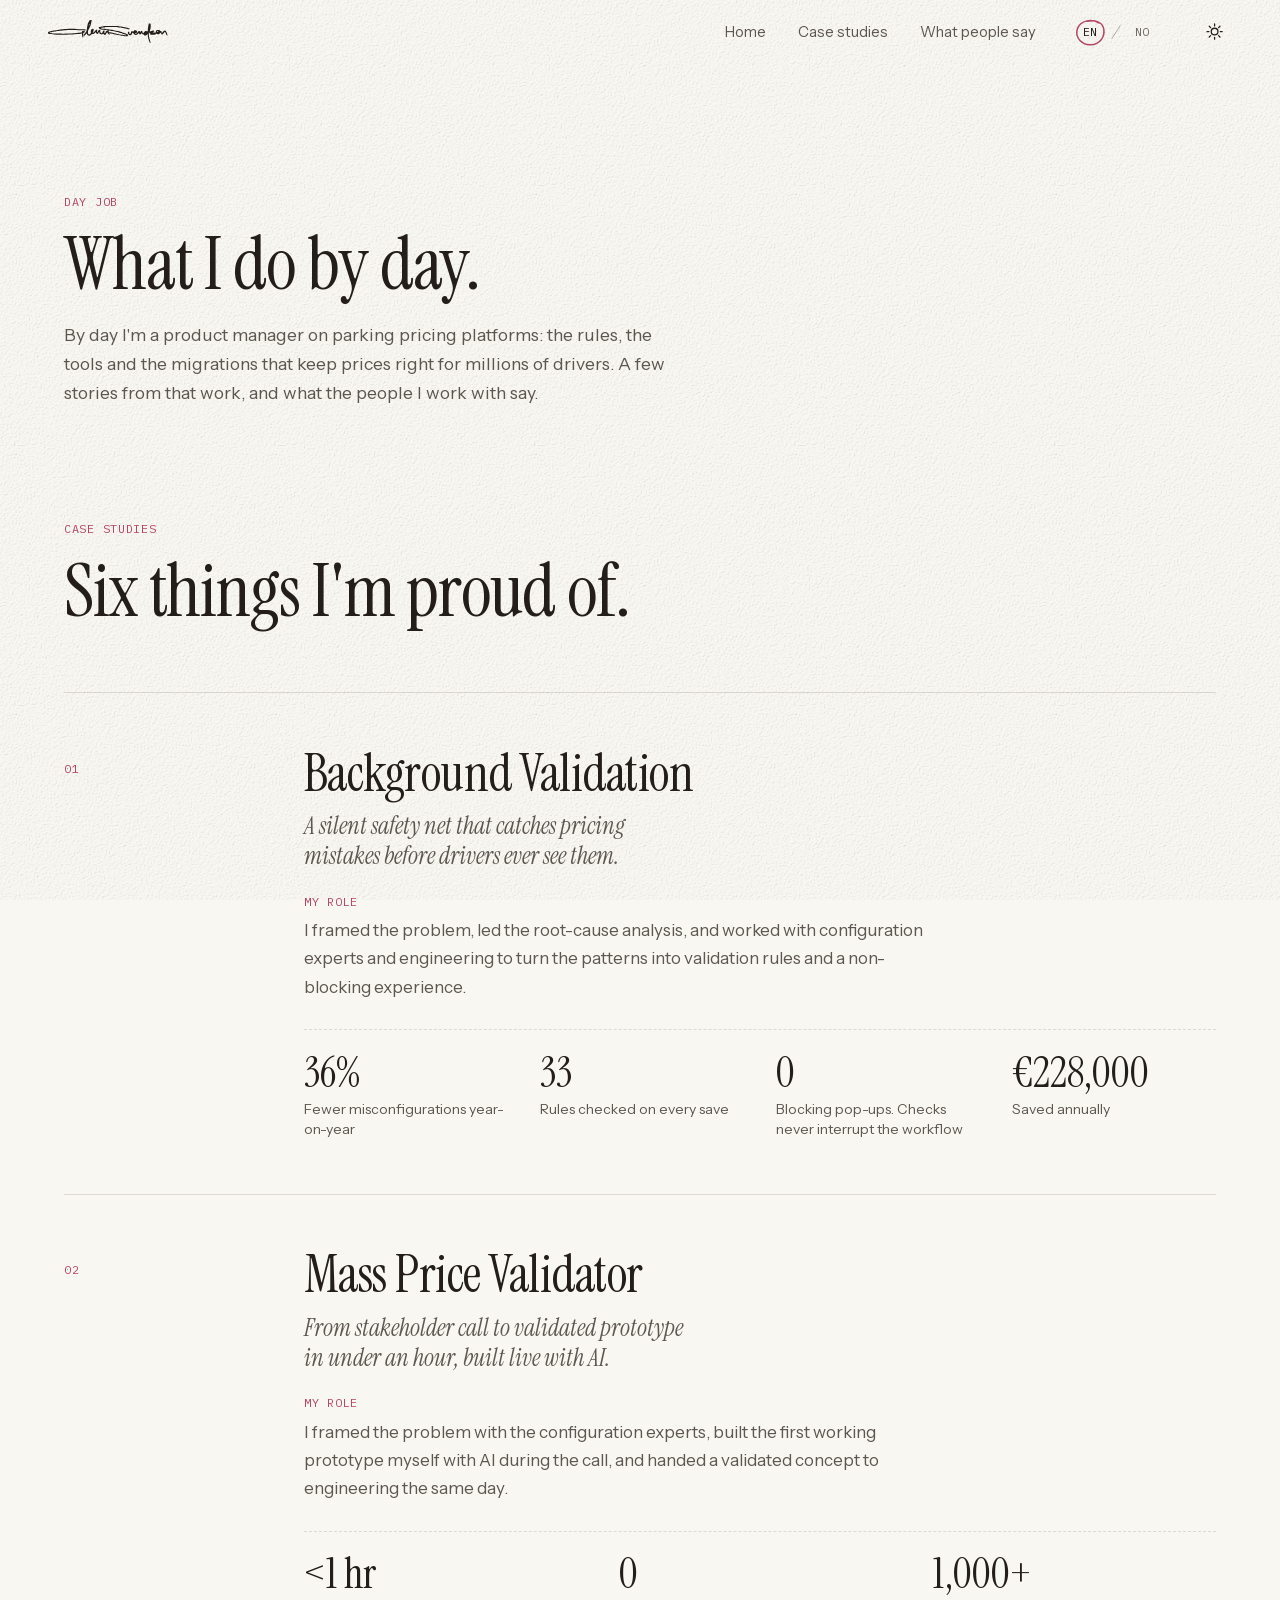
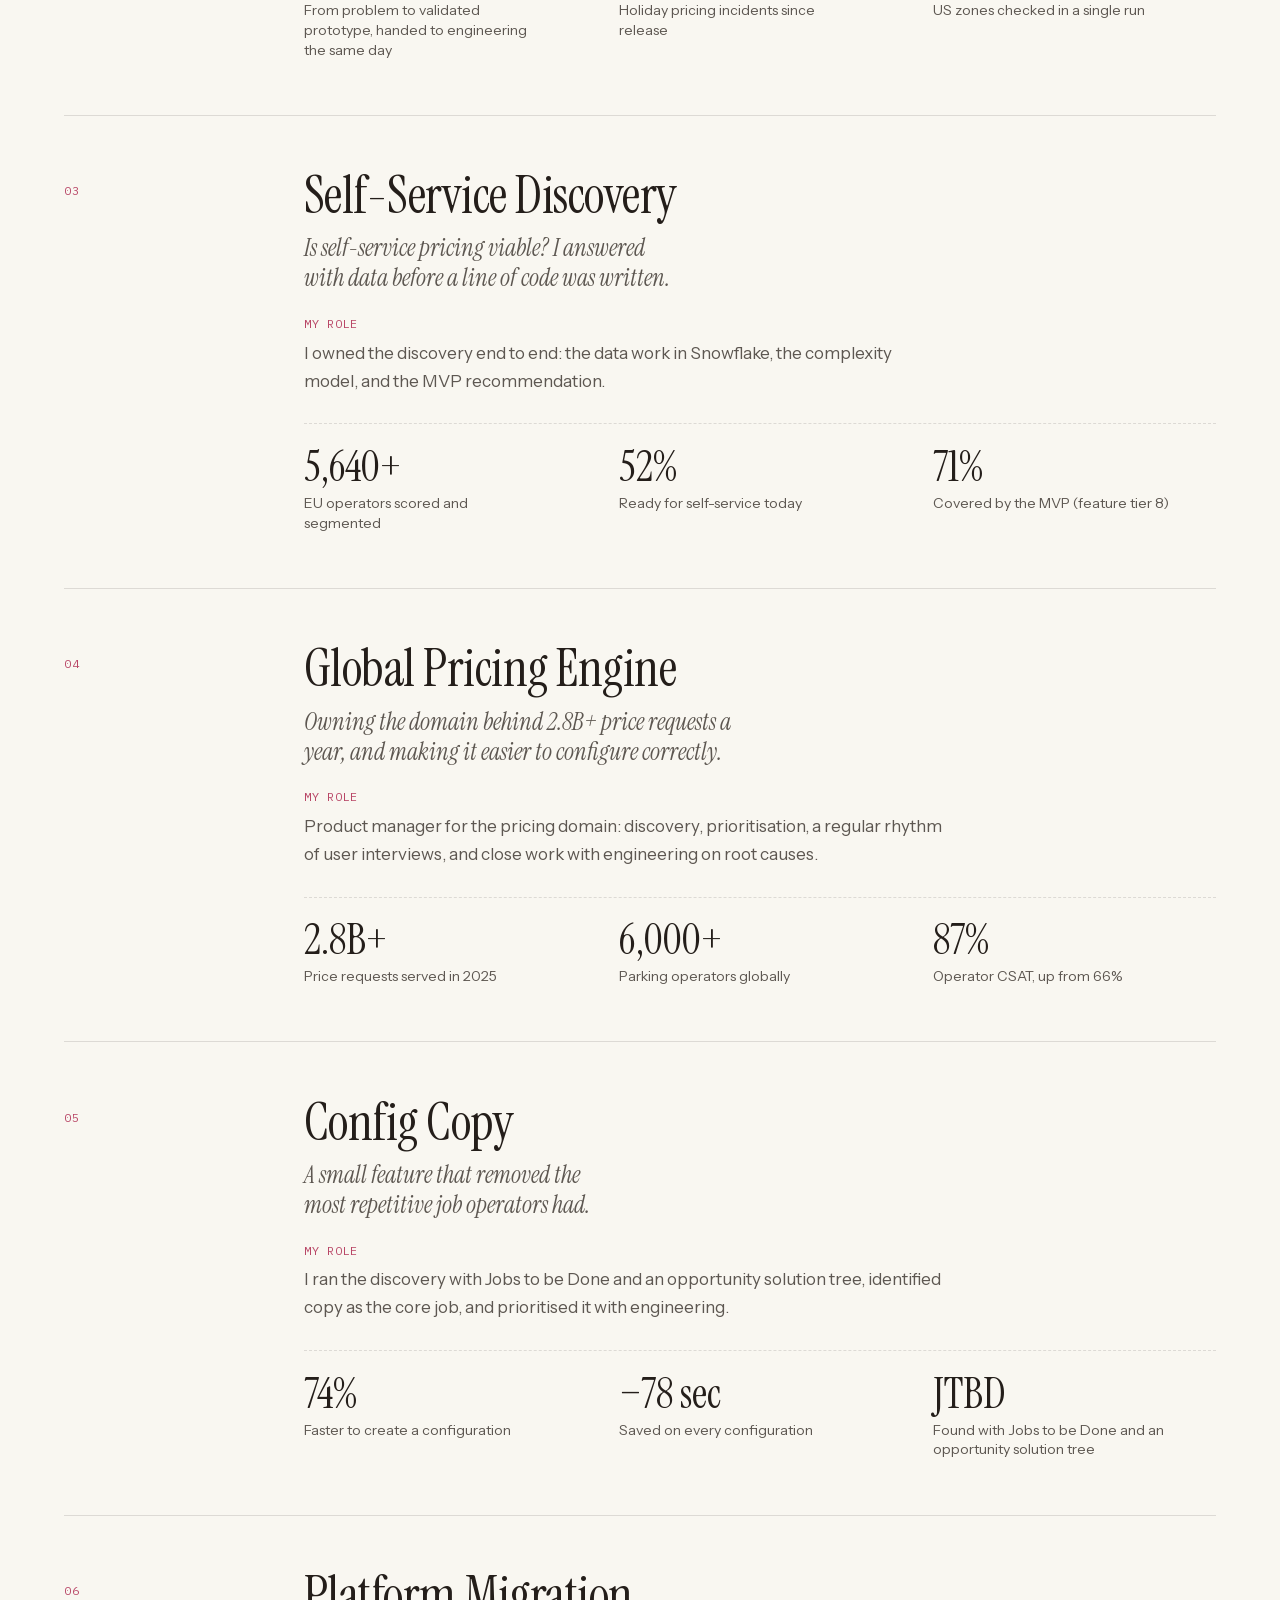
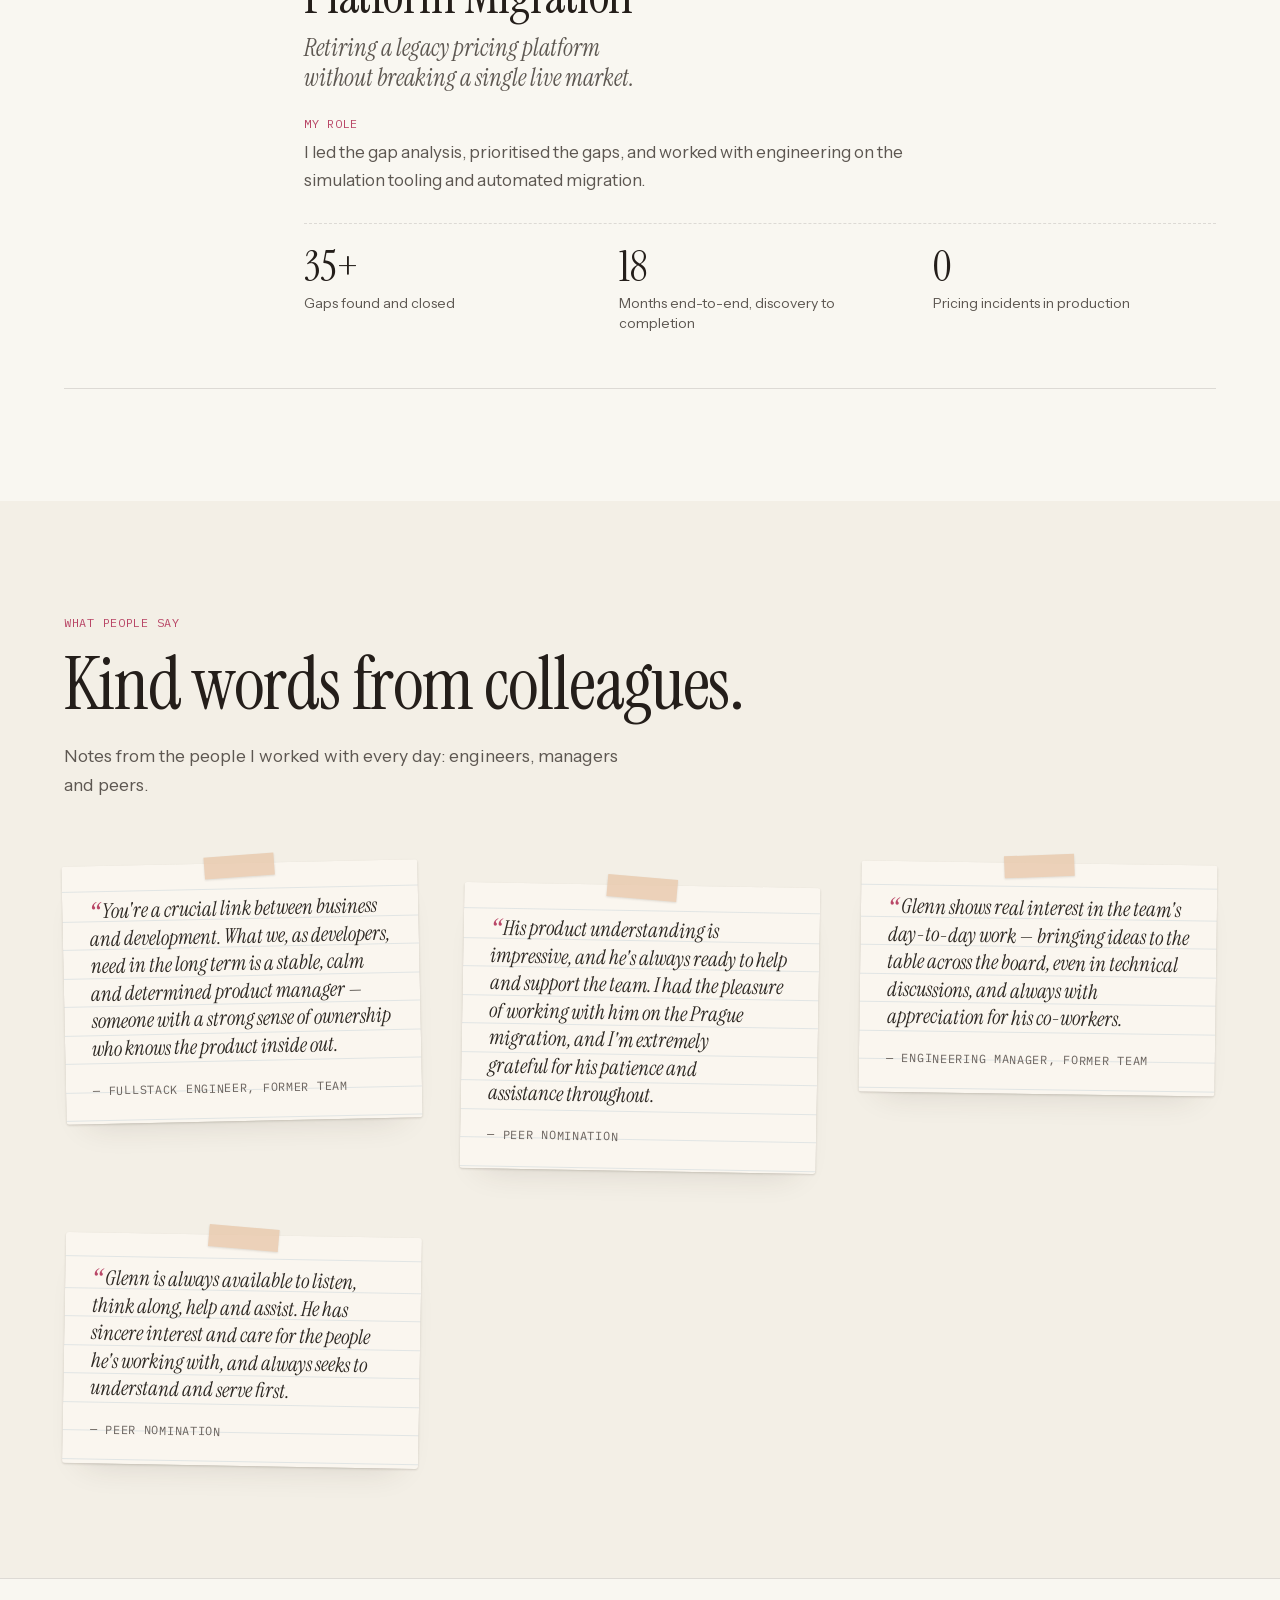
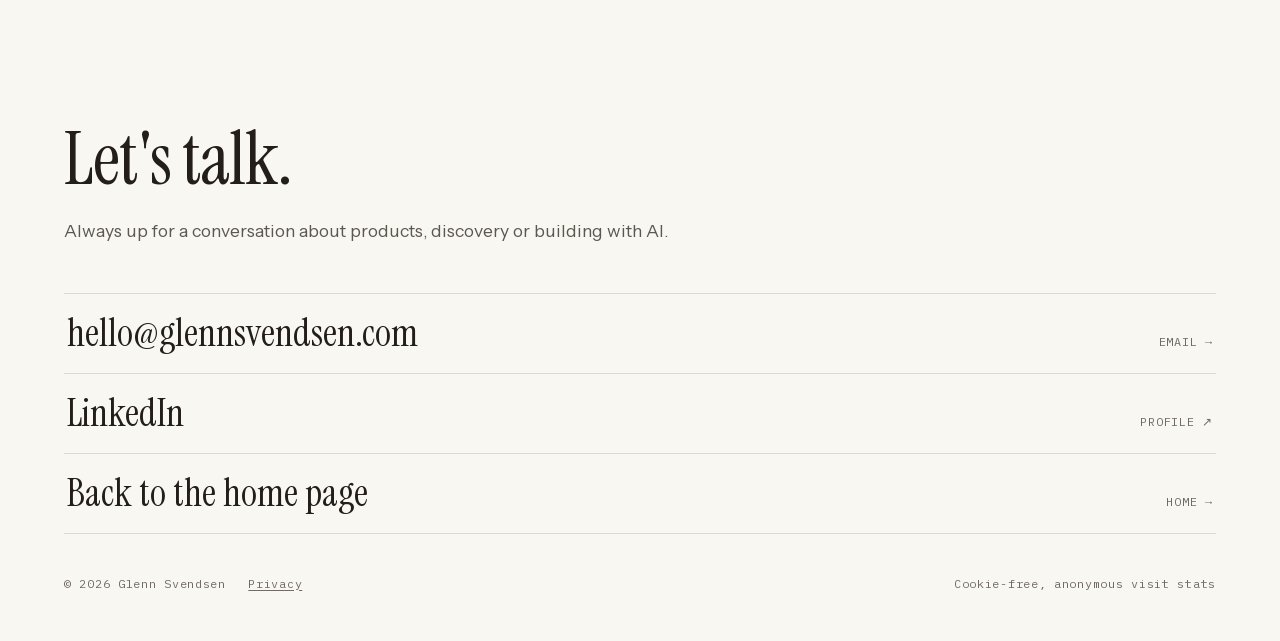
<file: work/index.html>
<!DOCTYPE html>
<html lang="en" class="no-js">
<head>
  <meta charset="UTF-8">
  <meta name="viewport" content="width=device-width, initial-scale=1.0">
  <!-- Security: only this site and the few services listed may load or receive anything. The sha256 hashes are the
       inline <script>s in the two pages' heads; after editing one, recompute its base64 sha256. -->
  <meta http-equiv="Content-Security-Policy" content="default-src 'self'; script-src 'self' 'sha256-yETAa+HQqtQmvBLxFQGBuOAbf30+J/77lKGS6Y1eWtA=' 'sha256-2tPLUO/hIjuJ/qs6ytzM7r9Ay+L05j6mlVIJWGcQlOU=' 'sha256-i+FD+CFcGc/PiZoSrGq6wyRT5U0SHGYlWKS6YoaZkyw=' https://static.cloudflareinsights.com https://challenges.cloudflare.com; style-src 'self' 'unsafe-inline'; img-src 'self' data:; font-src 'self'; media-src 'self'; connect-src 'self' https://api.open-meteo.com https://cloudflareinsights.com https://api.glennsvendsen.com http://localhost:8787; frame-src https://challenges.cloudflare.com; form-action https://api.glennsvendsen.com; base-uri 'none'; object-src 'none'">
  <meta name="referrer" content="strict-origin-when-cross-origin">
  <script>
    (() => {
      const d = document.documentElement;
      d.classList.replace('no-js', 'js');
      try { const t = localStorage.getItem('theme'); if (t === 'light' || t === 'dark') d.dataset.theme = t; } catch (e) {}
    })();
  </script>

  <title>Glenn Svendsen — Day job</title>
  <meta name="description" content="Case studies and kind words from my product management work: parking prices, platform migrations and the tools that keep them safe.">
  <meta name="author" content="Glenn Svendsen">
  <meta name="robots" content="noindex">
  <meta name="color-scheme" content="light dark">
  <meta name="theme-color" content="#f8f5ef" media="(prefers-color-scheme: light)">
  <meta name="theme-color" content="#16181d" media="(prefers-color-scheme: dark)">
  <link rel="canonical" href="https://www.glennsvendsen.com/work/">
  <link rel="icon" type="image/svg+xml" href="../favicon.svg">
  <link rel="apple-touch-icon" href="../apple-touch-icon.png">
  <!-- Fonts are served from this site (no third-party requests). The serif sets the first impression. -->
  <link rel="preload" href="../fonts/instrument-serif.woff2" as="font" type="font/woff2" crossorigin>
  <link rel="preload" href="../fonts/instrument-sans.woff2" as="font" type="font/woff2" crossorigin>
  <link rel="stylesheet" href="../style.css">
  <script defer src="https://static.cloudflareinsights.com/beacon.min.js" data-cf-beacon='{"token": "2c6435467bc74cd3a46978c5bc44e5b8"}'></script>
</head>

<body class="page-work">
  <svg class="defs" width="0" height="0" aria-hidden="true" focusable="false">
    <defs>
      <filter id="sketch-rough" x="-5%" y="-5%" width="110%" height="110%">
        <feTurbulence type="fractalNoise" baseFrequency="0.04" numOctaves="2" seed="7"/>
        <feDisplacementMap in="SourceGraphic" scale="2.2"/>
      </filter>
      <filter id="ink-bleed" x="-10%" y="-10%" width="120%" height="120%">
        <feTurbulence type="fractalNoise" baseFrequency="0.022" numOctaves="4" seed="3" result="noise"/>
        <feDisplacementMap in="SourceAlpha" in2="noise" scale="46" xChannelSelector="R" yChannelSelector="G" result="edge"/>
        <feGaussianBlur in="edge" stdDeviation="1.4" result="soft"/>
        <feComposite in="SourceGraphic" in2="soft" operator="in"/>
      </filter>
      <symbol id="sig" viewBox="0 0 272.2 53.6"><path fill="currentColor" fill-rule="evenodd" d="M96.91 -0.12C97.41 -0.19 98.15 -0.11 98.50 -0.03C98.85 0.05 98.89 0.22 99.00 0.35C99.11 0.48 99.38 -0.63 99.13 0.75C98.89 2.13 97.97 6.67 97.52 8.62C97.07 10.58 96.80 11.40 96.43 12.50C96.07 13.60 96.22 13.31 95.32 15.25C94.42 17.19 91.78 22.48 91.02 24.12C90.26 25.77 90.84 24.44 90.77 25.12C90.70 25.81 90.59 27.40 90.61 28.25C90.63 29.10 90.71 29.62 90.88 30.25C91.05 30.88 91.36 31.57 91.62 32.00C91.89 32.43 92.23 32.67 92.50 32.82C92.77 32.97 92.96 32.98 93.25 32.92C93.54 32.86 93.75 32.86 94.25 32.48C94.75 32.09 95.79 31.12 96.26 30.62C96.74 30.13 96.95 29.79 97.12 29.50C97.28 29.21 97.28 29.25 97.26 28.88C97.24 28.50 97.03 27.79 96.99 27.25C96.95 26.71 96.95 26.27 97.01 25.62C97.08 24.98 97.25 23.92 97.39 23.38C97.52 22.83 97.54 22.76 97.81 22.38C98.08 21.99 98.54 21.38 99.00 21.08C99.46 20.79 100.13 20.80 100.59 20.62C101.05 20.45 101.45 20.14 101.75 20.04C102.05 19.94 102.17 19.97 102.38 20.03C102.58 20.08 102.81 20.19 103.00 20.38C103.19 20.56 103.39 20.88 103.50 21.12C103.61 21.38 103.62 21.52 103.63 21.88C103.64 22.23 103.64 22.65 103.55 23.25C103.46 23.85 103.40 24.65 103.08 25.50C102.76 26.35 101.87 27.81 101.62 28.38C101.37 28.94 101.54 28.73 101.59 28.88C101.63 29.02 101.72 29.20 101.88 29.22C102.03 29.24 102.14 29.31 102.53 29.00C102.92 28.69 103.32 28.35 104.22 27.38C105.13 26.40 107.00 24.03 107.94 23.12C108.88 22.22 109.41 22.19 109.88 21.96C110.34 21.72 110.50 21.72 110.75 21.72C111.00 21.73 111.22 21.84 111.38 21.99C111.53 22.14 111.68 21.79 111.66 22.62C111.64 23.46 111.29 26.17 111.24 27.00C111.20 27.83 111.32 27.47 111.40 27.62C111.49 27.78 111.61 27.92 111.75 27.94C111.89 27.96 111.93 28.28 112.26 27.75C112.59 27.22 113.31 25.47 113.72 24.75C114.14 24.03 114.22 23.87 114.75 23.46C115.28 23.04 116.42 22.50 116.88 22.28C117.33 22.06 117.29 22.12 117.50 22.14C117.71 22.16 117.95 22.25 118.12 22.39C118.30 22.54 118.44 22.15 118.54 23.00C118.65 23.85 118.52 26.39 118.76 27.50C119.01 28.61 119.59 29.22 120.00 29.65C120.41 30.08 120.88 30.06 121.25 30.07C121.62 30.09 121.87 30.03 122.21 29.75C122.56 29.47 122.87 29.15 123.32 28.38C123.76 27.60 124.36 25.84 124.87 25.12C125.38 24.41 126.00 24.28 126.38 24.07C126.75 23.86 126.87 23.85 127.12 23.86C127.38 23.86 127.71 23.98 127.91 24.12C128.11 24.27 128.30 23.90 128.31 24.75C128.31 25.60 127.96 28.40 127.95 29.25C127.94 30.10 128.12 29.73 128.25 29.86C128.38 29.99 128.58 30.04 128.75 30.02C128.92 30.00 129.03 30.05 129.29 29.75C129.54 29.45 130.03 28.85 130.30 28.25C130.57 27.65 130.19 26.77 130.91 26.12C131.63 25.48 133.93 24.77 134.62 24.40C135.32 24.02 135.03 24.05 135.10 23.88C135.17 23.70 135.17 23.51 135.05 23.38C134.92 23.24 135.17 23.16 134.38 23.08C133.58 23.00 131.56 23.05 130.25 22.89C128.94 22.73 127.62 22.27 126.50 22.12C125.38 21.97 124.83 22.20 123.50 21.99C122.17 21.77 119.62 21.20 118.50 20.84C117.38 20.47 117.26 20.26 116.75 19.80C116.24 19.35 115.67 18.57 115.43 18.12C115.19 17.68 115.19 17.46 115.32 17.12C115.44 16.79 115.59 16.37 116.18 16.12C116.77 15.88 118.03 15.88 118.88 15.68C119.72 15.49 120.33 15.13 121.25 14.96C122.17 14.79 123.06 14.84 124.38 14.66C125.69 14.48 125.48 14.09 129.12 13.88C132.77 13.66 142.42 13.41 146.25 13.40C150.08 13.38 150.17 13.72 152.12 13.80C154.08 13.88 156.06 13.70 158.00 13.86C159.94 14.02 162.23 14.57 163.75 14.75C165.27 14.93 166.08 14.78 167.12 14.94C168.17 15.11 169.12 15.58 170.00 15.75C170.88 15.92 171.60 15.80 172.38 15.95C173.15 16.10 173.83 16.49 174.62 16.66C175.42 16.82 176.31 16.79 177.12 16.96C177.94 17.13 178.73 17.50 179.50 17.68C180.27 17.86 180.96 17.85 181.75 18.05C182.54 18.25 183.73 18.66 184.25 18.88C184.77 19.09 184.75 19.19 184.88 19.36C185.00 19.53 185.02 19.69 185.01 19.88C185.01 20.06 184.93 20.31 184.83 20.50C184.72 20.69 184.55 20.87 184.38 21.00C184.20 21.13 184.02 21.23 183.75 21.26C183.48 21.29 183.38 21.34 182.75 21.17C182.12 21.01 180.81 20.48 180.00 20.27C179.19 20.06 178.52 20.07 177.88 19.93C177.23 19.78 176.98 19.58 176.12 19.39C175.27 19.20 173.65 18.99 172.75 18.80C171.85 18.60 171.56 18.36 170.75 18.20C169.94 18.05 168.71 18.03 167.88 17.87C167.04 17.71 166.79 17.40 165.75 17.26C164.71 17.11 162.96 17.15 161.62 16.98C160.29 16.82 158.73 16.42 157.75 16.28C156.77 16.13 157.94 16.17 155.75 16.12C153.56 16.07 148.46 15.97 144.62 15.97C140.79 15.96 135.17 16.04 132.75 16.11C130.33 16.17 131.10 16.22 130.12 16.37C129.15 16.51 127.84 16.86 126.88 16.98C125.91 17.11 125.31 16.99 124.33 17.12C123.35 17.26 121.68 17.60 121.00 17.76C120.32 17.93 120.39 17.98 120.28 18.12C120.16 18.27 120.14 18.47 120.32 18.62C120.50 18.78 120.57 18.85 121.38 19.03C122.18 19.21 123.83 19.56 125.12 19.73C126.42 19.90 127.79 19.87 129.12 20.05C130.46 20.23 131.79 20.61 133.12 20.79C134.46 20.97 134.48 20.75 137.12 21.12C139.77 21.50 145.38 22.38 149.00 23.05C152.62 23.72 155.50 24.31 158.88 25.15C162.25 25.99 167.02 27.43 169.25 28.08C171.48 28.74 170.88 28.55 172.25 29.07C173.62 29.59 176.04 30.50 177.50 31.18C178.96 31.86 180.31 32.66 181.00 33.12C181.69 33.59 181.53 33.69 181.64 34.00C181.75 34.31 181.81 34.62 181.65 35.00C181.50 35.38 181.03 35.94 180.69 36.25C180.36 36.56 180.03 36.72 179.62 36.85C179.22 36.98 178.92 37.01 178.25 37.03C177.58 37.06 177.42 37.17 175.62 36.98C173.83 36.79 169.35 36.18 167.50 35.88C165.65 35.58 165.50 35.36 164.50 35.18C163.50 35.00 162.44 34.99 161.50 34.82C160.56 34.65 160.54 34.49 158.88 34.16C157.21 33.83 153.94 33.35 151.50 32.85C149.06 32.34 145.77 31.46 144.25 31.13C142.73 30.80 143.06 31.04 142.38 30.86C141.69 30.68 140.60 30.17 140.12 30.06C139.65 29.95 139.64 30.10 139.50 30.20C139.36 30.29 139.23 30.30 139.28 30.62C139.34 30.95 139.75 31.75 139.83 32.12C139.92 32.50 139.88 32.68 139.81 32.88C139.73 33.07 139.55 33.23 139.38 33.31C139.20 33.38 139.00 33.40 138.75 33.33C138.50 33.26 138.18 33.13 137.88 32.90C137.57 32.68 137.38 32.67 136.94 32.00C136.50 31.33 135.59 29.45 135.25 28.86C134.91 28.28 135.02 28.57 134.88 28.48C134.73 28.38 134.54 28.32 134.38 28.32C134.21 28.32 134.06 28.34 133.88 28.48C133.69 28.61 133.76 28.43 133.27 29.12C132.79 29.82 131.53 31.88 130.98 32.62C130.44 33.37 130.27 33.40 130.00 33.61C129.73 33.82 129.58 33.84 129.38 33.87C129.17 33.90 129.15 33.95 128.75 33.78C128.35 33.60 127.62 33.25 127.00 32.81C126.38 32.36 125.42 31.37 125.00 31.12C124.58 30.87 124.77 31.08 124.50 31.31C124.23 31.53 123.67 32.21 123.38 32.46C123.08 32.70 123.04 32.72 122.75 32.78C122.46 32.84 122.08 32.87 121.62 32.82C121.17 32.76 120.67 32.76 120.00 32.45C119.33 32.14 118.15 31.31 117.62 30.94C117.10 30.57 117.07 30.48 116.88 30.24C116.68 30.00 116.56 29.89 116.46 29.50C116.37 29.11 116.40 28.21 116.30 27.88C116.21 27.54 116.03 27.52 115.88 27.48C115.72 27.44 115.53 27.54 115.38 27.65C115.22 27.76 115.08 27.82 114.92 28.12C114.75 28.43 114.66 28.98 114.38 29.50C114.10 30.02 113.54 30.85 113.25 31.22C112.96 31.59 112.83 31.60 112.62 31.70C112.42 31.80 112.62 32.14 112.00 31.82C111.38 31.49 109.47 30.17 108.91 29.75C108.34 29.33 108.73 29.60 108.62 29.31C108.52 29.02 108.42 28.26 108.30 28.00C108.17 27.74 108.03 27.75 107.88 27.76C107.72 27.77 107.65 27.79 107.38 28.06C107.10 28.33 106.77 28.88 106.23 29.38C105.69 29.87 104.71 30.64 104.12 31.03C103.54 31.43 103.15 31.60 102.75 31.77C102.35 31.94 102.04 32.00 101.75 32.03C101.46 32.07 101.29 32.09 101.00 32.00C100.71 31.91 100.25 31.57 100.00 31.48C99.75 31.40 100.00 31.08 99.50 31.50C99.00 31.92 97.70 33.40 97.03 34.00C96.36 34.60 96.03 34.80 95.50 35.10C94.97 35.39 94.27 35.66 93.88 35.77C93.48 35.87 93.42 35.81 93.12 35.74C92.83 35.68 92.76 35.71 92.12 35.36C91.49 35.01 89.94 34.08 89.34 33.62C88.75 33.17 88.79 33.09 88.56 32.62C88.34 32.16 88.16 31.20 88.00 30.86C87.84 30.52 87.75 30.61 87.62 30.57C87.50 30.53 87.77 30.02 87.25 30.62C86.73 31.21 85.16 33.37 84.52 34.12C83.87 34.88 83.75 34.90 83.38 35.12C83.00 35.34 82.71 35.52 82.25 35.45C81.79 35.39 80.96 34.83 80.62 34.71C80.29 34.59 80.35 34.59 80.25 34.73C80.15 34.86 80.04 34.93 80.00 35.50C79.96 36.07 80.09 37.46 80.02 38.12C79.95 38.79 79.66 39.12 79.58 39.50C79.51 39.88 79.62 40.18 79.56 40.38C79.51 40.57 79.35 40.65 79.25 40.65C79.15 40.65 79.04 40.57 78.96 40.38C78.89 40.18 78.94 39.90 78.79 39.50C78.63 39.10 78.23 38.48 78.04 38.00C77.85 37.52 77.79 37.48 77.64 36.62C77.48 35.77 77.19 33.77 77.10 32.88C77.02 31.98 77.18 31.63 77.12 31.27C77.07 30.92 76.92 30.86 76.75 30.72C76.58 30.58 76.54 30.41 76.12 30.44C75.71 30.48 75.88 30.69 74.25 30.92C72.62 31.15 69.75 31.51 66.38 31.84C63.00 32.16 58.31 32.61 54.00 32.86C49.69 33.10 45.12 33.20 40.50 33.30C35.88 33.39 30.75 33.47 26.25 33.41C21.75 33.35 17.19 33.17 13.50 32.93C9.81 32.68 6.19 32.27 4.12 31.94C2.06 31.62 1.88 31.37 1.12 31.00C0.38 30.63 -0.05 30.03 -0.38 29.70C-0.70 29.36 -0.73 29.28 -0.80 29.00C-0.86 28.72 -0.91 28.31 -0.76 28.00C-0.60 27.69 -0.58 27.47 0.12 27.15C0.83 26.84 2.21 26.45 3.50 26.09C4.79 25.73 6.40 25.36 7.88 25.02C9.35 24.67 11.19 24.24 12.38 24.02C13.56 23.80 14.04 23.88 15.00 23.71C15.96 23.55 16.29 23.35 18.12 23.04C19.96 22.73 23.42 22.20 26.00 21.86C28.58 21.52 29.62 21.29 33.62 20.99C37.62 20.70 46.10 20.27 50.00 20.11C53.90 19.94 54.54 20.01 57.00 20.02C59.46 20.04 61.94 20.05 64.75 20.18C67.56 20.31 71.17 20.69 73.88 20.83C76.58 20.97 79.21 20.89 81.00 21.02C82.79 21.14 83.94 21.45 84.62 21.58C85.31 21.71 84.99 21.70 85.12 21.81C85.26 21.92 85.38 22.05 85.44 22.25C85.49 22.45 85.51 22.75 85.44 23.00C85.37 23.25 85.18 23.57 85.00 23.74C84.82 23.91 85.33 24.10 84.38 24.01C83.42 23.92 81.44 23.35 79.25 23.20C77.06 23.04 75.04 23.20 71.25 23.09C67.46 22.98 60.00 22.61 56.50 22.52C53.00 22.44 53.33 22.49 50.25 22.59C47.17 22.69 41.71 22.89 38.00 23.15C34.29 23.41 30.48 23.84 28.00 24.14C25.52 24.43 24.46 24.73 23.12 24.91C21.79 25.08 21.02 25.02 20.00 25.18C18.98 25.35 17.98 25.71 17.00 25.88C16.02 26.06 15.06 26.06 14.12 26.24C13.19 26.41 12.21 26.76 11.38 26.92C10.54 27.09 9.86 27.08 9.09 27.25C8.32 27.42 7.52 27.81 6.75 27.96C5.98 28.12 4.98 28.08 4.50 28.17C4.02 28.26 4.01 28.38 3.88 28.50C3.74 28.62 3.67 28.72 3.69 28.88C3.71 29.03 3.78 29.29 4.00 29.44C4.22 29.59 4.17 29.68 5.00 29.77C5.83 29.86 7.50 29.83 9.00 29.97C10.50 30.10 12.46 30.45 14.00 30.59C15.54 30.72 14.83 30.70 18.25 30.77C21.67 30.84 28.96 31.01 34.50 30.99C40.04 30.97 46.33 30.88 51.50 30.65C56.67 30.42 61.52 29.96 65.50 29.61C69.48 29.26 73.59 28.79 75.38 28.56C77.16 28.34 75.97 28.39 76.19 28.25C76.42 28.11 76.55 28.15 76.75 27.75C76.95 27.35 77.19 26.31 77.39 25.88C77.60 25.44 77.73 25.30 78.00 25.12C78.27 24.95 78.52 24.89 79.00 24.83C79.48 24.77 80.38 24.76 80.88 24.78C81.38 24.81 81.69 24.86 82.00 24.96C82.31 25.06 82.51 25.20 82.75 25.38C82.99 25.55 83.28 25.77 83.43 26.00C83.57 26.23 83.64 26.50 83.62 26.75C83.61 27.00 83.57 27.19 83.35 27.50C83.13 27.81 82.77 28.29 82.29 28.62C81.80 28.96 80.86 29.25 80.45 29.50C80.04 29.75 79.97 29.54 79.86 30.12C79.74 30.71 79.76 32.42 79.79 33.00C79.81 33.58 79.90 33.49 80.00 33.62C80.10 33.76 80.06 34.02 80.38 33.81C80.69 33.60 81.24 33.07 81.88 32.38C82.51 31.68 83.21 31.06 84.17 29.62C85.12 28.19 86.86 26.00 87.61 23.75C88.36 21.50 88.36 18.19 88.69 16.12C89.03 14.06 89.30 12.71 89.62 11.38C89.94 10.04 90.29 9.04 90.61 8.12C90.94 7.21 91.01 7.00 91.58 5.88C92.14 4.75 93.35 2.31 94.00 1.40C94.65 0.48 95.02 0.62 95.50 0.37C95.98 0.11 96.41 -0.06 96.91 -0.12Z M229.79 7.88C230.17 7.84 230.97 7.80 231.38 7.87C231.78 7.94 232.02 7.99 232.25 8.30C232.48 8.62 232.64 9.18 232.77 9.75C232.90 10.32 232.98 10.81 233.02 11.75C233.07 12.69 233.09 14.31 233.05 15.38C233.00 16.44 232.99 16.83 232.74 18.12C232.50 19.42 231.91 22.00 231.57 23.12C231.23 24.25 230.84 24.50 230.69 24.88C230.54 25.25 230.63 25.23 230.66 25.38C230.69 25.52 230.69 25.67 230.88 25.75C231.06 25.83 231.27 25.96 231.75 25.84C232.23 25.72 232.98 25.27 233.75 25.01C234.52 24.75 235.33 24.42 236.38 24.27C237.42 24.12 239.24 24.02 240.00 24.10C240.76 24.18 240.77 24.56 240.95 24.75C241.13 24.94 241.09 25.08 241.08 25.25C241.08 25.42 241.08 25.54 240.92 25.75C240.76 25.96 240.61 26.27 240.12 26.52C239.64 26.76 238.39 27.04 238.00 27.20C237.61 27.37 237.80 27.41 237.78 27.50C237.76 27.59 237.67 27.64 237.88 27.75C238.08 27.86 238.06 27.99 239.00 28.14C239.94 28.29 242.61 28.60 243.50 28.64C244.39 28.68 244.15 28.48 244.36 28.38C244.57 28.27 244.67 28.17 244.76 28.00C244.84 27.83 244.90 27.71 244.88 27.38C244.85 27.04 244.64 26.38 244.62 26.00C244.61 25.62 244.67 25.44 244.80 25.12C244.92 24.81 245.10 24.46 245.38 24.12C245.65 23.79 246.12 23.34 246.45 23.12C246.78 22.91 246.51 22.87 247.38 22.84C248.24 22.81 250.65 22.83 251.62 22.94C252.60 23.05 252.70 23.16 253.23 23.50C253.75 23.84 254.18 24.73 254.75 25.00C255.32 25.27 256.22 25.05 256.62 25.11C257.03 25.17 257.02 25.16 257.20 25.38C257.37 25.59 257.59 25.83 257.68 26.38C257.77 26.92 257.65 28.17 257.74 28.62C257.84 29.08 258.02 29.12 258.25 29.13C258.48 29.15 258.71 29.10 259.12 28.70C259.54 28.30 260.08 27.46 260.75 26.74C261.42 26.02 262.62 24.81 263.12 24.38C263.62 23.96 263.27 24.24 263.75 24.16C264.23 24.09 265.52 23.93 266.00 23.96C266.48 23.98 266.38 24.10 266.62 24.29C266.87 24.49 266.96 24.30 267.46 25.12C267.95 25.95 269.20 28.34 269.60 29.25C270.00 30.16 269.73 30.19 269.88 30.60C270.02 31.02 270.25 31.20 270.44 31.75C270.64 32.30 270.96 33.40 271.06 33.88C271.16 34.35 271.12 34.42 271.05 34.62C270.98 34.83 270.80 35.02 270.62 35.10C270.45 35.17 270.18 35.15 270.00 35.08C269.82 35.00 269.91 35.22 269.52 34.62C269.13 34.03 268.23 32.65 267.67 31.50C267.12 30.35 266.52 28.46 266.21 27.75C265.89 27.04 265.96 27.38 265.80 27.25C265.64 27.12 265.47 26.95 265.25 26.95C265.03 26.95 264.98 26.77 264.50 27.25C264.02 27.73 263.10 29.02 262.38 29.83C261.65 30.63 260.62 31.63 260.12 32.11C259.62 32.59 259.60 32.57 259.38 32.70C259.15 32.83 259.00 32.92 258.75 32.88C258.50 32.85 258.33 33.04 257.86 32.50C257.38 31.96 256.35 30.19 255.89 29.62C255.43 29.06 255.34 29.18 255.12 29.13C254.91 29.09 255.12 28.93 254.62 29.35C254.12 29.77 252.88 31.11 252.12 31.66C251.38 32.21 250.56 32.48 250.12 32.65C249.69 32.82 249.75 32.72 249.50 32.68C249.25 32.63 248.92 32.53 248.62 32.40C248.33 32.27 248.04 32.13 247.75 31.91C247.46 31.69 247.12 31.25 246.88 31.09C246.62 30.92 246.46 30.93 246.25 30.94C246.04 30.95 246.00 30.88 245.62 31.17C245.25 31.45 244.40 32.36 244.00 32.66C243.60 32.95 244.17 32.81 243.25 32.95C242.33 33.09 240.04 33.38 238.50 33.49C236.96 33.59 235.08 33.70 234.00 33.57C232.92 33.44 232.38 32.94 232.00 32.70C231.62 32.46 231.74 32.47 231.74 32.12C231.73 31.78 232.15 31.01 231.98 30.62C231.82 30.24 231.12 30.15 230.75 29.84C230.38 29.52 230.02 28.95 229.75 28.73C229.48 28.52 229.28 28.51 229.12 28.54C228.97 28.56 228.87 28.71 228.79 28.88C228.71 29.04 228.63 28.35 228.66 29.50C228.70 30.65 228.81 33.94 229.00 35.75C229.19 37.56 229.24 37.98 229.81 40.38C230.38 42.77 231.97 48.19 232.42 50.12C232.86 52.06 232.48 51.62 232.48 52.00C232.47 52.38 232.45 52.27 232.38 52.38C232.30 52.48 232.14 52.64 232.00 52.64C231.86 52.64 231.69 52.57 231.52 52.38C231.35 52.18 231.47 52.69 230.97 51.50C230.48 50.31 229.27 47.52 228.55 45.25C227.83 42.98 227.02 39.89 226.66 37.88C226.29 35.86 226.46 34.04 226.38 33.17C226.29 32.29 226.24 32.75 226.15 32.62C226.07 32.50 226.05 32.44 225.88 32.43C225.70 32.42 225.46 32.36 225.12 32.58C224.79 32.79 224.40 33.36 223.88 33.75C223.35 34.14 222.56 34.63 222.00 34.91C221.44 35.19 220.90 35.33 220.50 35.42C220.10 35.51 219.96 35.55 219.62 35.45C219.29 35.35 218.92 35.22 218.50 34.84C218.08 34.47 217.71 33.58 217.12 33.21C216.54 32.83 215.55 32.89 215.00 32.60C214.45 32.32 214.14 31.88 213.80 31.50C213.47 31.12 213.26 30.58 213.00 30.31C212.74 30.05 212.46 29.93 212.25 29.90C212.04 29.87 212.09 29.71 211.74 30.12C211.39 30.54 210.58 31.88 210.17 32.38C209.75 32.87 209.49 32.99 209.25 33.11C209.01 33.23 208.92 33.14 208.75 33.09C208.58 33.04 208.62 33.21 208.25 32.81C207.88 32.40 206.94 31.08 206.50 30.66C206.06 30.24 205.85 30.30 205.62 30.27C205.40 30.25 205.56 30.17 205.12 30.53C204.69 30.89 203.75 31.88 203.00 32.43C202.25 32.98 201.17 33.56 200.62 33.82C200.08 34.08 200.17 33.99 199.75 34.02C199.33 34.04 198.54 34.01 198.12 33.96C197.71 33.91 197.61 33.89 197.25 33.71C196.89 33.53 196.49 33.43 195.94 32.88C195.39 32.32 194.52 30.99 193.96 30.38C193.41 29.76 192.95 29.41 192.62 29.17C192.30 28.94 192.21 28.94 192.00 28.99C191.79 29.04 191.66 28.93 191.38 29.47C191.09 30.02 190.58 31.63 190.27 32.25C189.96 32.87 189.84 32.86 189.50 33.18C189.16 33.50 188.77 33.90 188.25 34.17C187.73 34.44 186.83 34.72 186.38 34.79C185.92 34.86 185.85 34.76 185.50 34.60C185.15 34.44 184.90 34.43 184.25 33.83C183.60 33.23 182.14 31.91 181.62 31.00C181.11 30.09 181.19 28.98 181.18 28.38C181.17 27.77 181.41 27.62 181.57 27.38C181.73 27.13 181.82 27.03 182.12 26.91C182.43 26.78 183.02 26.59 183.38 26.60C183.73 26.62 184.05 26.81 184.24 27.00C184.43 27.19 184.48 27.35 184.52 27.75C184.56 28.15 184.44 28.85 184.49 29.38C184.54 29.90 184.68 30.51 184.82 30.88C184.97 31.24 185.16 31.44 185.38 31.57C185.59 31.71 185.90 31.75 186.12 31.70C186.35 31.65 186.54 31.52 186.75 31.30C186.96 31.08 187.12 30.82 187.36 30.38C187.59 29.93 187.97 29.27 188.16 28.62C188.36 27.98 188.37 26.98 188.53 26.50C188.69 26.02 188.89 25.93 189.11 25.75C189.34 25.57 189.52 25.50 189.88 25.43C190.23 25.35 190.92 25.28 191.25 25.29C191.58 25.30 191.62 25.33 191.88 25.49C192.12 25.65 192.54 26.11 192.75 26.25C192.96 26.39 192.99 26.35 193.12 26.30C193.26 26.26 193.26 26.36 193.55 26.00C193.85 25.64 194.36 24.57 194.88 24.13C195.39 23.70 195.71 23.41 196.62 23.40C197.54 23.39 199.56 23.81 200.38 24.06C201.19 24.30 201.22 24.55 201.50 24.86C201.78 25.16 201.99 25.58 202.07 25.88C202.16 26.17 202.17 26.15 202.01 26.62C201.86 27.10 201.93 28.16 201.12 28.74C200.32 29.32 197.88 29.83 197.21 30.12C196.53 30.42 197.08 30.38 197.08 30.50C197.09 30.62 197.08 30.72 197.25 30.84C197.42 30.96 197.85 31.18 198.12 31.22C198.40 31.26 198.46 31.24 198.88 31.10C199.29 30.96 199.98 30.79 200.64 30.38C201.29 29.96 202.06 29.40 202.78 28.62C203.51 27.85 204.28 26.31 205.00 25.71C205.72 25.12 206.65 25.17 207.12 25.07C207.60 24.96 207.65 25.01 207.88 25.10C208.10 25.19 208.33 25.43 208.45 25.62C208.57 25.82 208.59 25.92 208.60 26.25C208.61 26.58 208.44 27.33 208.48 27.62C208.53 27.92 208.75 28.01 208.88 28.05C209.00 28.08 208.98 28.25 209.25 27.86C209.52 27.47 210.21 26.17 210.50 25.73C210.79 25.28 210.60 25.33 211.00 25.21C211.40 25.08 212.45 24.99 212.88 24.98C213.30 24.97 213.36 24.96 213.58 25.12C213.80 25.29 214.08 25.58 214.21 26.00C214.34 26.42 214.27 27.10 214.37 27.62C214.47 28.15 214.67 28.78 214.82 29.12C214.96 29.47 215.07 29.56 215.25 29.70C215.43 29.85 215.67 29.99 215.88 29.98C216.08 29.98 216.20 30.03 216.50 29.68C216.80 29.33 217.30 28.40 217.70 27.88C218.10 27.35 218.29 26.96 218.90 26.50C219.52 26.04 220.78 25.36 221.38 25.11C221.97 24.85 221.81 24.88 222.50 24.98C223.19 25.08 224.92 25.58 225.50 25.70C226.08 25.81 225.85 25.83 226.00 25.67C226.15 25.51 226.27 26.03 226.41 24.75C226.55 23.47 226.58 20.17 226.82 18.00C227.05 15.83 227.52 13.31 227.82 11.75C228.13 10.19 228.44 9.23 228.66 8.62C228.88 8.02 228.94 8.22 229.12 8.09C229.31 7.97 229.42 7.91 229.79 7.88Z M93.97 8.75C94.07 8.63 94.08 8.68 94.12 8.72C94.17 8.76 94.26 8.72 94.26 9.00C94.27 9.28 94.33 9.77 94.16 10.38C93.99 10.98 93.46 12.21 93.25 12.66C93.04 13.10 92.97 13.09 92.88 13.06C92.78 13.04 92.69 12.78 92.67 12.50C92.66 12.22 92.66 11.89 92.80 11.38C92.94 10.86 93.30 9.86 93.50 9.43C93.70 8.99 93.86 8.87 93.97 8.75Z M138.38 23.88C139.02 23.93 140.75 24.13 141.75 24.31C142.75 24.49 143.50 24.80 144.38 24.95C145.25 25.11 144.29 24.68 147.00 25.23C149.71 25.78 158.10 27.66 160.62 28.27C163.15 28.88 161.00 28.55 162.12 28.87C163.25 29.18 165.79 29.68 167.38 30.17C168.96 30.66 170.62 31.47 171.62 31.81C172.62 32.16 172.55 31.95 173.38 32.23C174.20 32.51 175.95 33.22 176.60 33.50C177.24 33.78 177.10 33.79 177.25 33.94C177.40 34.08 177.46 34.26 177.48 34.38C177.49 34.49 177.43 34.56 177.33 34.62C177.23 34.69 177.20 34.77 176.88 34.79C176.55 34.80 176.06 34.84 175.38 34.71C174.69 34.58 173.92 34.21 172.75 34.00C171.58 33.79 170.83 33.85 168.38 33.45C165.92 33.06 160.10 32.03 158.00 31.62C155.90 31.21 156.56 31.16 155.75 30.99C154.94 30.82 155.54 31.11 153.12 30.60C150.71 30.09 143.56 28.42 141.25 27.93C138.94 27.43 139.75 27.78 139.25 27.64C138.75 27.50 138.51 27.38 138.25 27.10C137.99 26.83 137.84 26.43 137.72 26.00C137.59 25.57 137.47 24.83 137.50 24.50C137.53 24.17 137.73 24.10 137.88 24.00C138.02 23.90 137.73 23.82 138.38 23.88Z M248.69 25.25C248.90 25.19 249.16 25.16 249.38 25.18C249.59 25.19 249.86 25.29 250.00 25.37C250.14 25.44 250.18 25.50 250.19 25.62C250.20 25.75 250.17 25.97 250.07 26.12C249.98 26.28 249.93 26.36 249.62 26.53C249.32 26.71 248.60 27.06 248.25 27.18C247.90 27.29 247.67 27.29 247.50 27.24C247.33 27.19 247.24 27.02 247.21 26.88C247.17 26.73 247.11 26.60 247.27 26.38C247.42 26.15 247.89 25.71 248.12 25.52C248.36 25.34 248.48 25.31 248.69 25.25Z"/></symbol>
    </defs>
  </svg>
  <a class="skip-link" href="#main" data-i18n="skip">Skip to content</a>
  <div class="progress" aria-hidden="true"></div>

  <header class="top">
    <a class="brand" href="../" aria-label="Glenn Svendsen, back to the home page" data-i18n-attr="aria-label:w.brand">
      <svg class="brand-sig" aria-hidden="true"><use href="#sig"/></svg>
    </a>
    <nav class="top-links" aria-label="Main">
      <a href="../" data-i18n="w.nav.home">Home</a>
      <a href="#cases" data-i18n="w.nav.cases">Case studies</a>
      <a href="#people" data-i18n="w.nav.people">What people say</a>
      <div class="lang-switch" role="group" aria-label="Language" data-i18n-attr="aria-label:lang" hidden>
        <button type="button" data-lang="en" lang="en" aria-pressed="true" aria-label="English"><span>EN<svg class="lang-ring" viewBox="0 0 44 28" preserveAspectRatio="none" aria-hidden="true"><path pathLength="1" d="M34 5.5 C25 1.5, 9 2.5, 4.5 11 C1 19, 11 26, 23 25.5 C35 25, 43 18.5, 40.5 10.5 C38.5 4.5, 29 2.5, 18 4"/></svg></span></button>
        <span class="lang-slash" aria-hidden="true">/</span>
        <button type="button" data-lang="no" lang="nb" aria-pressed="false" aria-label="Norsk"><span>NO<svg class="lang-ring" viewBox="0 0 44 28" preserveAspectRatio="none" aria-hidden="true"><path pathLength="1" d="M9 6 C18 1.5, 36 2, 40.5 10 C44 18, 33 25.5, 21 25.5 C9 25.5, 1.5 19.5, 3.5 12 C5 6, 14 3, 26 3.5"/></svg></span></button>
      </div>
      <button type="button" class="theme-toggle" aria-label="Switch to dark theme" hidden>
        <svg viewBox="0 0 24 24" aria-hidden="true">
          <g class="tt-sun"><circle cx="12" cy="12" r="4.2"/><path d="M12 2.5v2.4M12 19.1v2.4M2.5 12h2.4M19.1 12h2.4M5.3 5.3l1.7 1.7M17 17l1.7 1.7M5.3 18.7 7 17M17 7l1.7-1.7"/></g>
          <path class="tt-moon" d="M19.5 14.6A7.6 7.6 0 0 1 9.4 4.5a7.7 7.7 0 1 0 10.1 10.1Z"/>
        </svg>
      </button>
    </nav>
  </header>

  <main id="main">
    <section class="section work-intro">
      <div class="wrap">
        <p class="kicker mono" data-i18n="w.kicker">Day job</p>
        <h1 class="title" data-i18n="w.title">What I do by day.</h1>
        <p class="intro" data-i18n="w.intro">By day I'm a product manager on parking pricing platforms: the rules, the tools and the migrations that keep prices right for millions of drivers. A few stories from that work, and what the people I work with say.</p>
      </div>
    </section>

    <section id="cases" class="section work-cases">
      <div class="wrap">
        <header class="section-head reveal">
          <p class="kicker mono" data-i18n="w.cases.kicker">Case studies</p>
          <h2 class="title" data-i18n="w.cases.title">Six things I'm proud of.</h2>
        </header>
        <div class="case-list">
        <article class="case reveal" id="case-01">
          <p class="case-meta mono"><span class="case-num">01</span></p>
          <div class="case-main">
            <h3 class="case-title">Background Validation</h3>
            <p class="case-lede" data-i18n="w.c1.lede">A silent safety net that catches pricing mistakes before drivers ever see them.</p>
            <p class="case-role" data-i18n="w.c1.role"><span class="mono">My role</span> I framed the problem, led the root-cause analysis, and worked with configuration experts and engineering to turn the patterns into validation rules and a non-blocking experience.</p>
            <dl class="case-stats"><div><dt>36%</dt><dd data-i18n="w.c1.s1">Fewer misconfigurations year-on-year</dd></div><div><dt>33</dt><dd data-i18n="w.c1.s2">Rules checked on every save</dd></div><div><dt>0</dt><dd data-i18n="w.c1.s3">Blocking pop-ups. Checks never interrupt the workflow</dd></div><div><dt data-i18n="w.c1.s4v">€228,000</dt><dd data-i18n="w.c1.s4">Saved annually</dd></div></dl>
          </div>
        </article>
        <article class="case reveal" id="case-02">
          <p class="case-meta mono"><span class="case-num">02</span></p>
          <div class="case-main">
            <h3 class="case-title">Mass Price Validator</h3>
            <p class="case-lede" data-i18n="w.c2.lede">From stakeholder call to validated prototype in under an hour, built live with AI.</p>
            <p class="case-role" data-i18n="w.c2.role"><span class="mono">My role</span> I framed the problem with the configuration experts, built the first working prototype myself with AI during the call, and handed a validated concept to engineering the same day.</p>
            <dl class="case-stats"><div><dt>&lt;1 hr</dt><dd data-i18n="w.c2.s1">From problem to validated prototype, handed to engineering the same day</dd></div><div><dt>0</dt><dd data-i18n="w.c2.s2">Holiday pricing incidents since release</dd></div><div><dt>1,000+</dt><dd data-i18n="w.c2.s3">US zones checked in a single run</dd></div></dl>
          </div>
        </article>
        <article class="case reveal" id="case-03">
          <p class="case-meta mono"><span class="case-num">03</span></p>
          <div class="case-main">
            <h3 class="case-title">Self-Service Discovery</h3>
            <p class="case-lede" data-i18n="w.c3.lede">Is self-service pricing viable? I answered with data before a line of code was written.</p>
            <p class="case-role" data-i18n="w.c3.role"><span class="mono">My role</span> I owned the discovery end to end: the data work in Snowflake, the complexity model, and the MVP recommendation.</p>
            <dl class="case-stats"><div><dt>5,640+</dt><dd data-i18n="w.c3.s1">EU operators scored and segmented</dd></div><div><dt>52%</dt><dd data-i18n="w.c3.s2">Ready for self-service today</dd></div><div><dt>71%</dt><dd data-i18n="w.c3.s3">Covered by the MVP (feature tier 8)</dd></div></dl>
          </div>
        </article>
        <article class="case reveal" id="case-04">
          <p class="case-meta mono"><span class="case-num">04</span></p>
          <div class="case-main">
            <h3 class="case-title">Global Pricing Engine</h3>
            <p class="case-lede" data-i18n="w.c4.lede">Owning the domain behind 2.8B+ price requests a year, and making it easier to configure correctly.</p>
            <p class="case-role" data-i18n="w.c4.role"><span class="mono">My role</span> Product manager for the pricing domain: discovery, prioritisation, a regular rhythm of user interviews, and close work with engineering on root causes.</p>
            <dl class="case-stats"><div><dt>2.8B+</dt><dd data-i18n="w.c4.s1">Price requests served in 2025</dd></div><div><dt>6,000+</dt><dd data-i18n="w.c4.s2">Parking operators globally</dd></div><div><dt>87%</dt><dd data-i18n="w.c4.s3">Operator CSAT, up from 66%</dd></div></dl>
          </div>
        </article>
        <article class="case reveal" id="case-05">
          <p class="case-meta mono"><span class="case-num">05</span></p>
          <div class="case-main">
            <h3 class="case-title">Config Copy</h3>
            <p class="case-lede" data-i18n="w.c5.lede">A small feature that removed the most repetitive job operators had.</p>
            <p class="case-role" data-i18n="w.c5.role"><span class="mono">My role</span> I ran the discovery with Jobs to be Done and an opportunity solution tree, identified copy as the core job, and prioritised it with engineering.</p>
            <dl class="case-stats"><div><dt>74%</dt><dd data-i18n="w.c5.s1">Faster to create a configuration</dd></div><div><dt>−78 sec</dt><dd data-i18n="w.c5.s2">Saved on every configuration</dd></div><div><dt>JTBD</dt><dd data-i18n="w.c5.s3">Found with Jobs to be Done and an opportunity solution tree</dd></div></dl>
          </div>
        </article>
        <article class="case reveal" id="case-06">
          <p class="case-meta mono"><span class="case-num">06</span></p>
          <div class="case-main">
            <h3 class="case-title">Platform Migration</h3>
            <p class="case-lede" data-i18n="w.c6.lede">Retiring a legacy pricing platform without breaking a single live market.</p>
            <p class="case-role" data-i18n="w.c6.role"><span class="mono">My role</span> I led the gap analysis, prioritised the gaps, and worked with engineering on the simulation tooling and automated migration.</p>
            <dl class="case-stats"><div><dt>35+</dt><dd data-i18n="w.c6.s1">Gaps found and closed</dd></div><div><dt>18</dt><dd data-i18n="w.c6.s2">Months end-to-end, discovery to completion</dd></div><div><dt>0</dt><dd data-i18n="w.c6.s3">Pricing incidents in production</dd></div></dl>
          </div>
        </article>
        </div>
      </div>
    </section>

    <section id="people" class="section work-people">
      <div class="wrap">
        <header class="section-head reveal">
          <p class="kicker mono" data-i18n="w.people.kicker">What people say</p>
          <h2 class="title" data-i18n="w.people.title">Kind words from colleagues.</h2>
          <p class="intro" data-i18n="w.people.intro">Notes from the people I worked with every day: engineers, managers and peers.</p>
        </header>
        <div class="notes">
        <blockquote class="note reveal"><p>You're a crucial link between business and development. What we, as developers, need in the long term is a stable, calm and determined product manager — someone with a strong sense of ownership who knows the product inside out.</p><footer class="mono">Fullstack engineer, former team</footer></blockquote>
        <blockquote class="note reveal"><p>His product understanding is impressive, and he's always ready to help and support the team. I had the pleasure of working with him on the Prague migration, and I'm extremely grateful for his patience and assistance throughout.</p><footer class="mono">Peer nomination</footer></blockquote>
        <blockquote class="note reveal"><p>Glenn shows real interest in the team's day-to-day work — bringing ideas to the table across the board, even in technical discussions, and always with appreciation for his co-workers.</p><footer class="mono">Engineering manager, former team</footer></blockquote>
        <blockquote class="note reveal"><p>Glenn is always available to listen, think along, help and assist. He has sincere interest and care for the people he's working with, and always seeks to understand and serve first.</p><footer class="mono">Peer nomination</footer></blockquote>
        </div>
      </div>
    </section>
  </main>

  <footer id="hello" class="section hello">
    <div class="wrap">
      <h2 class="title reveal" data-i18n="w.hello.title">Let's talk.</h2>
      <p class="intro reveal" data-i18n="w.hello.intro">Always up for a conversation about products, discovery or building with AI.</p>
      <div class="links reveal">
        <a class="link" href="mailto:hello@glennsvendsen.com" data-umami-event="work-email"><span class="link-text">hello@glennsvendsen.com</span><span class="link-meta mono" data-i18n="hello.email">Email <span aria-hidden="true">→</span></span></a>
        <a class="link" href="https://www.linkedin.com/in/glenn-svendsen-9792b615/" target="_blank" rel="noopener" data-umami-event="work-linkedin"><span class="link-text">LinkedIn</span><span class="link-meta mono" data-i18n="hello.profile">Profile <span aria-hidden="true">↗</span></span></a>
        <a class="link" href="../"><span class="link-text" data-i18n="w.back">Back to the home page</span><span class="link-meta mono" data-i18n="w.home">Home <span aria-hidden="true">→</span></span></a>
      </div>
      <p class="fine mono"><span class="fine-group"><span>&copy; 2026 Glenn Svendsen</span><a href="../privacy/" data-i18n="privacy.link">Privacy</a></span><span data-i18n="w.fine">Cookie-free, anonymous visit stats</span></p>
    </div>
  </footer>

  <script src="../i18n.js" defer></script>
  <script src="../main.js" defer></script>
</body>
</html>
</file>
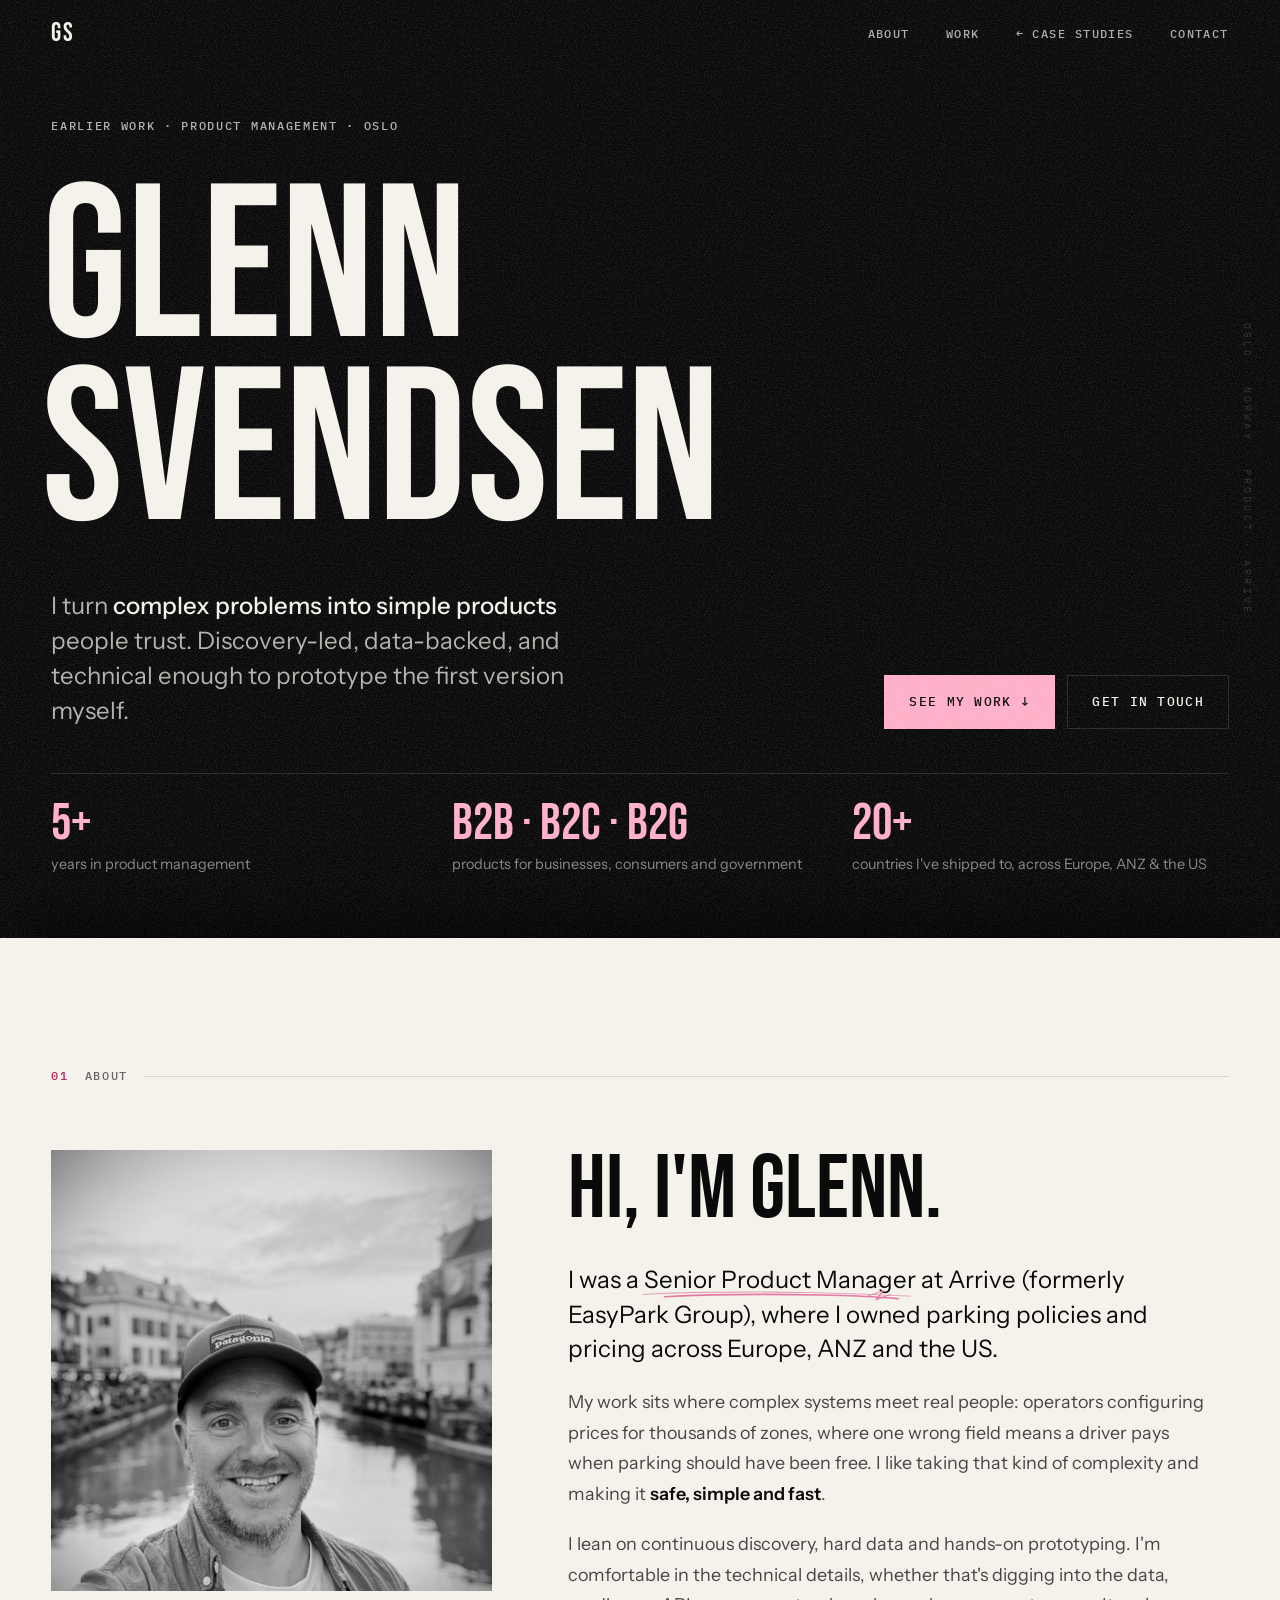
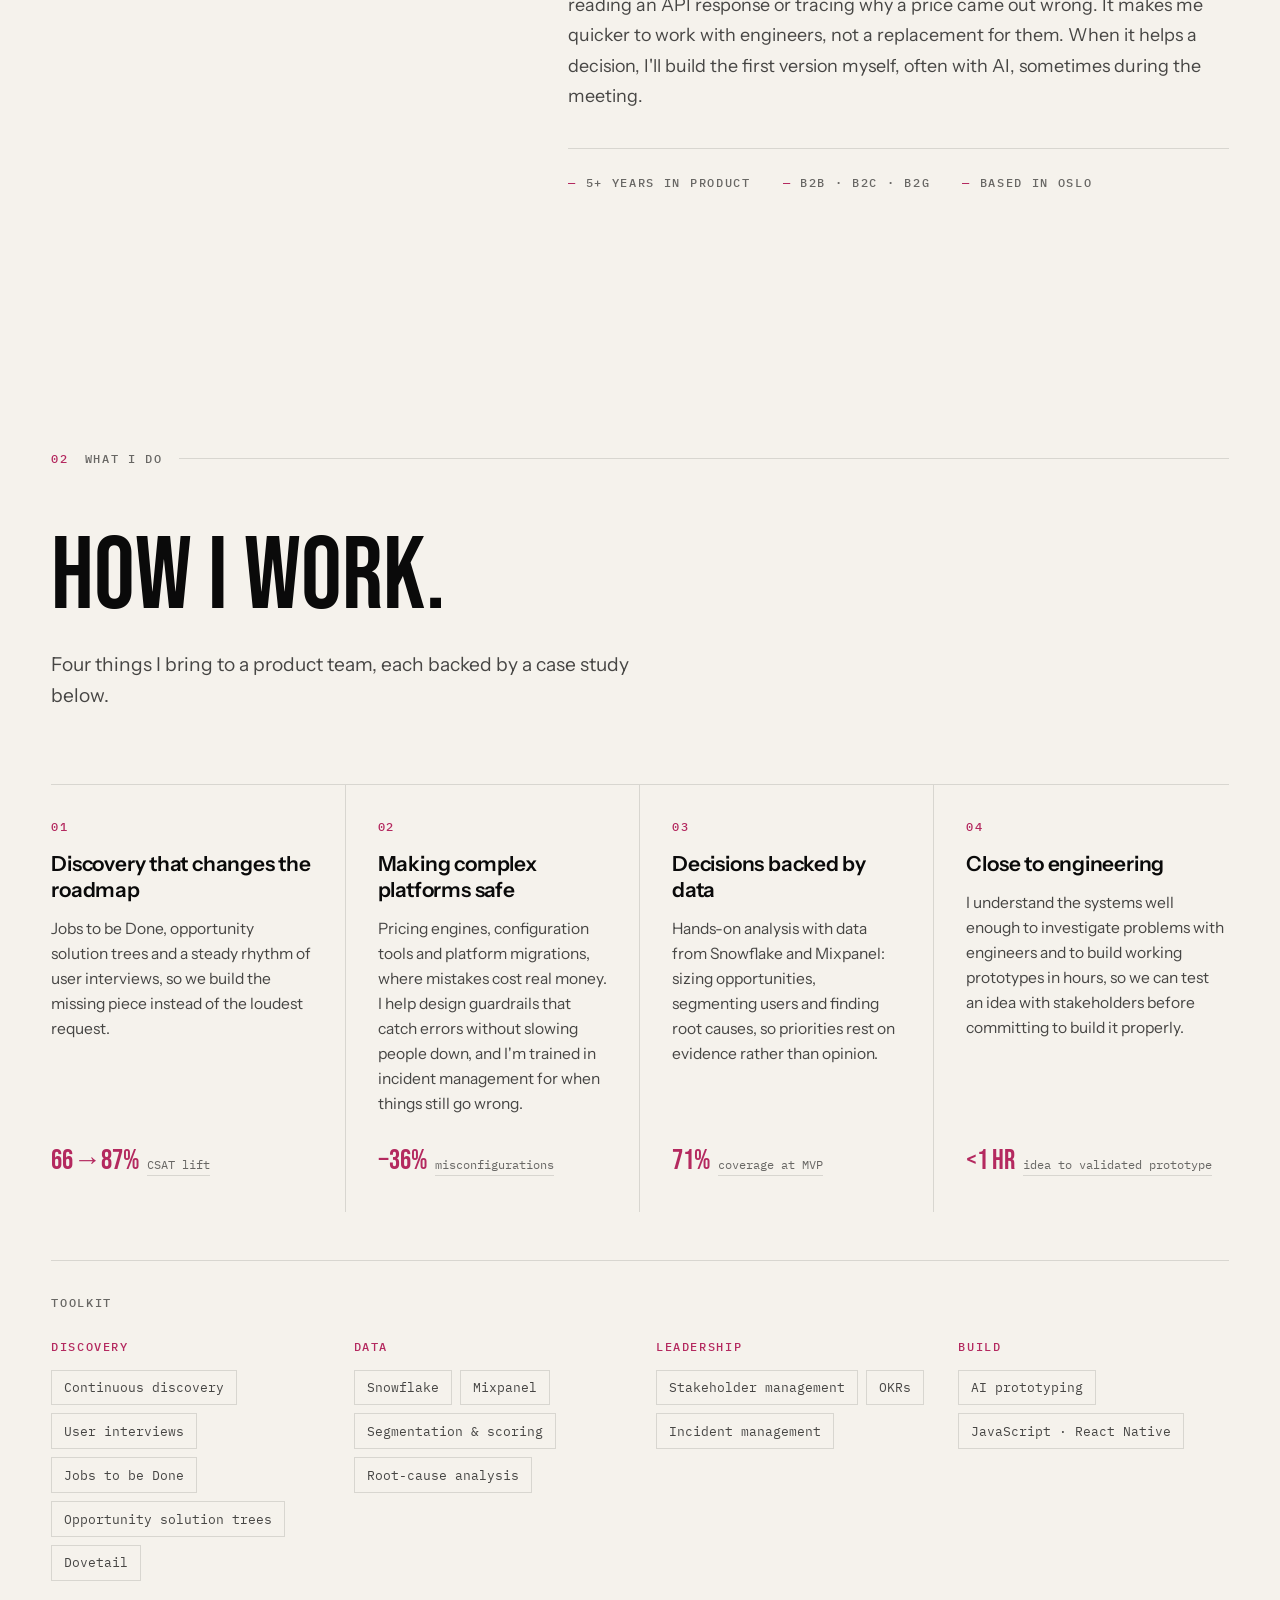
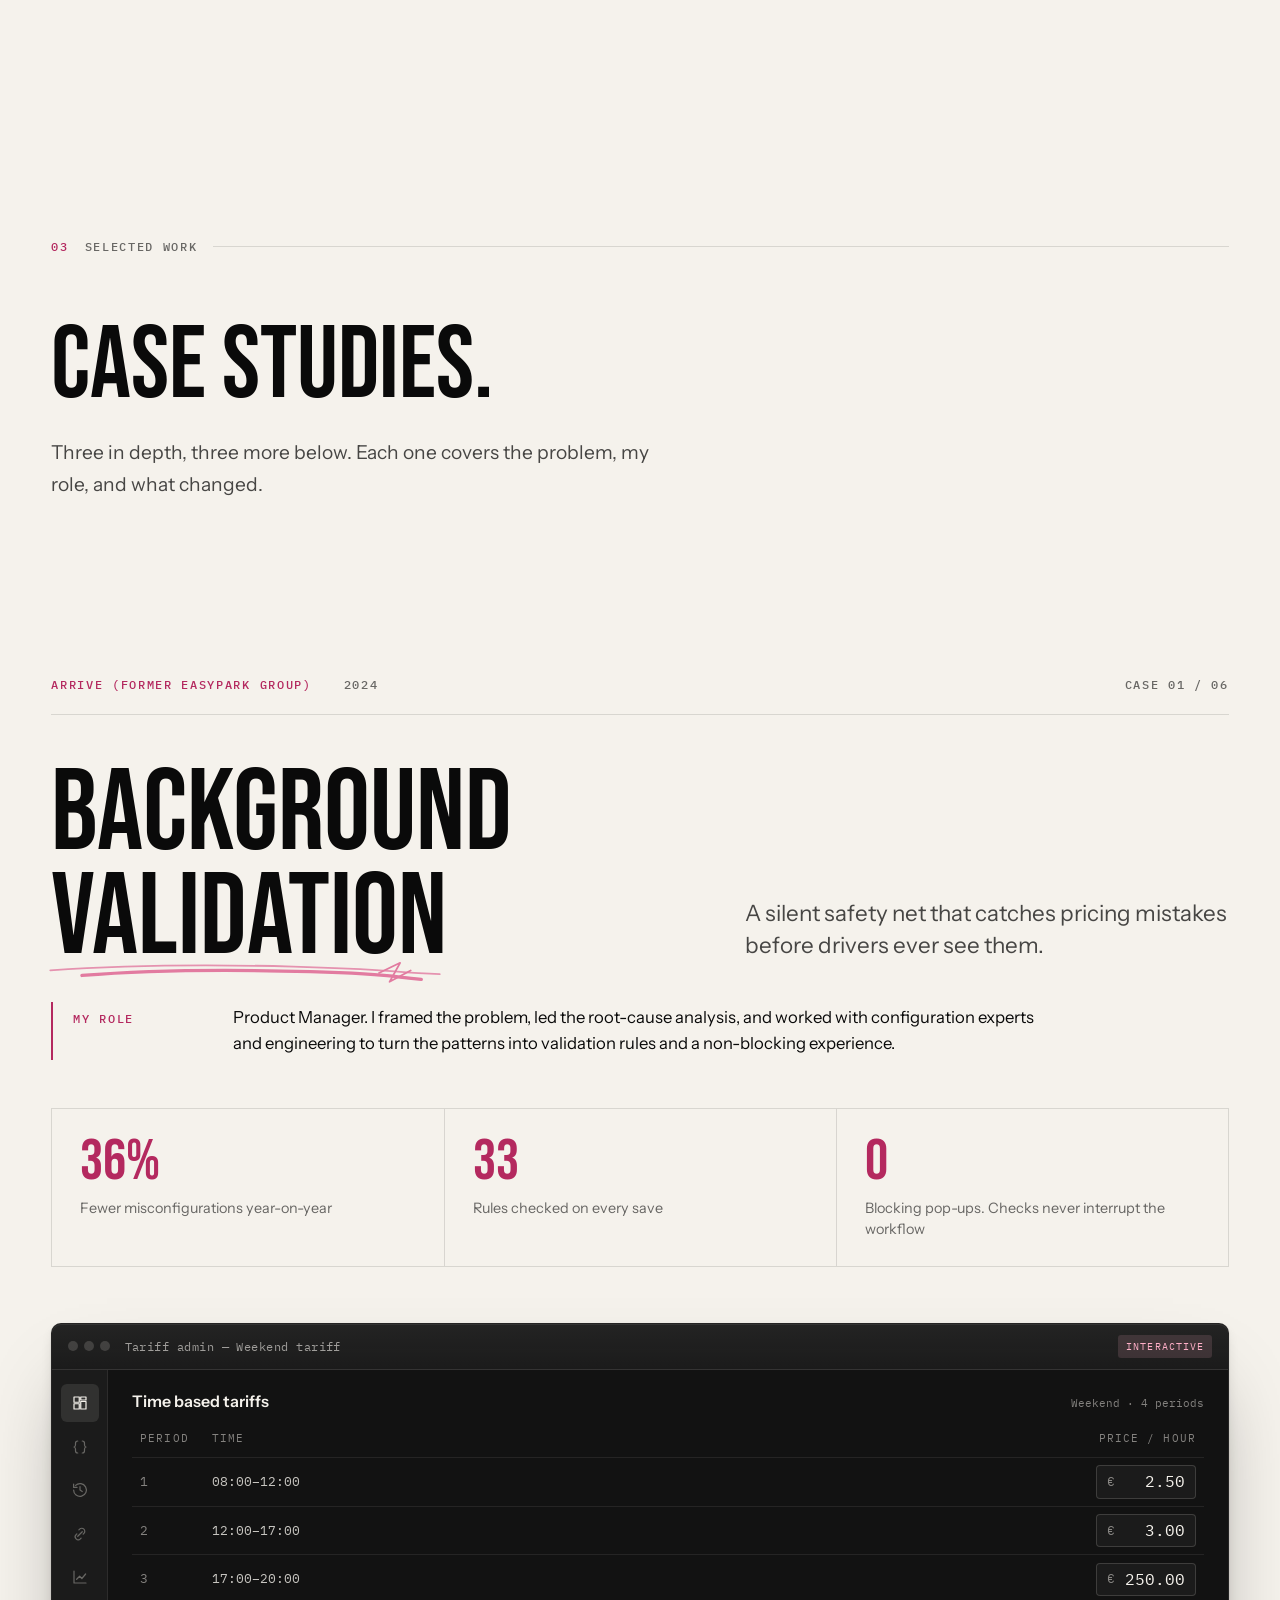
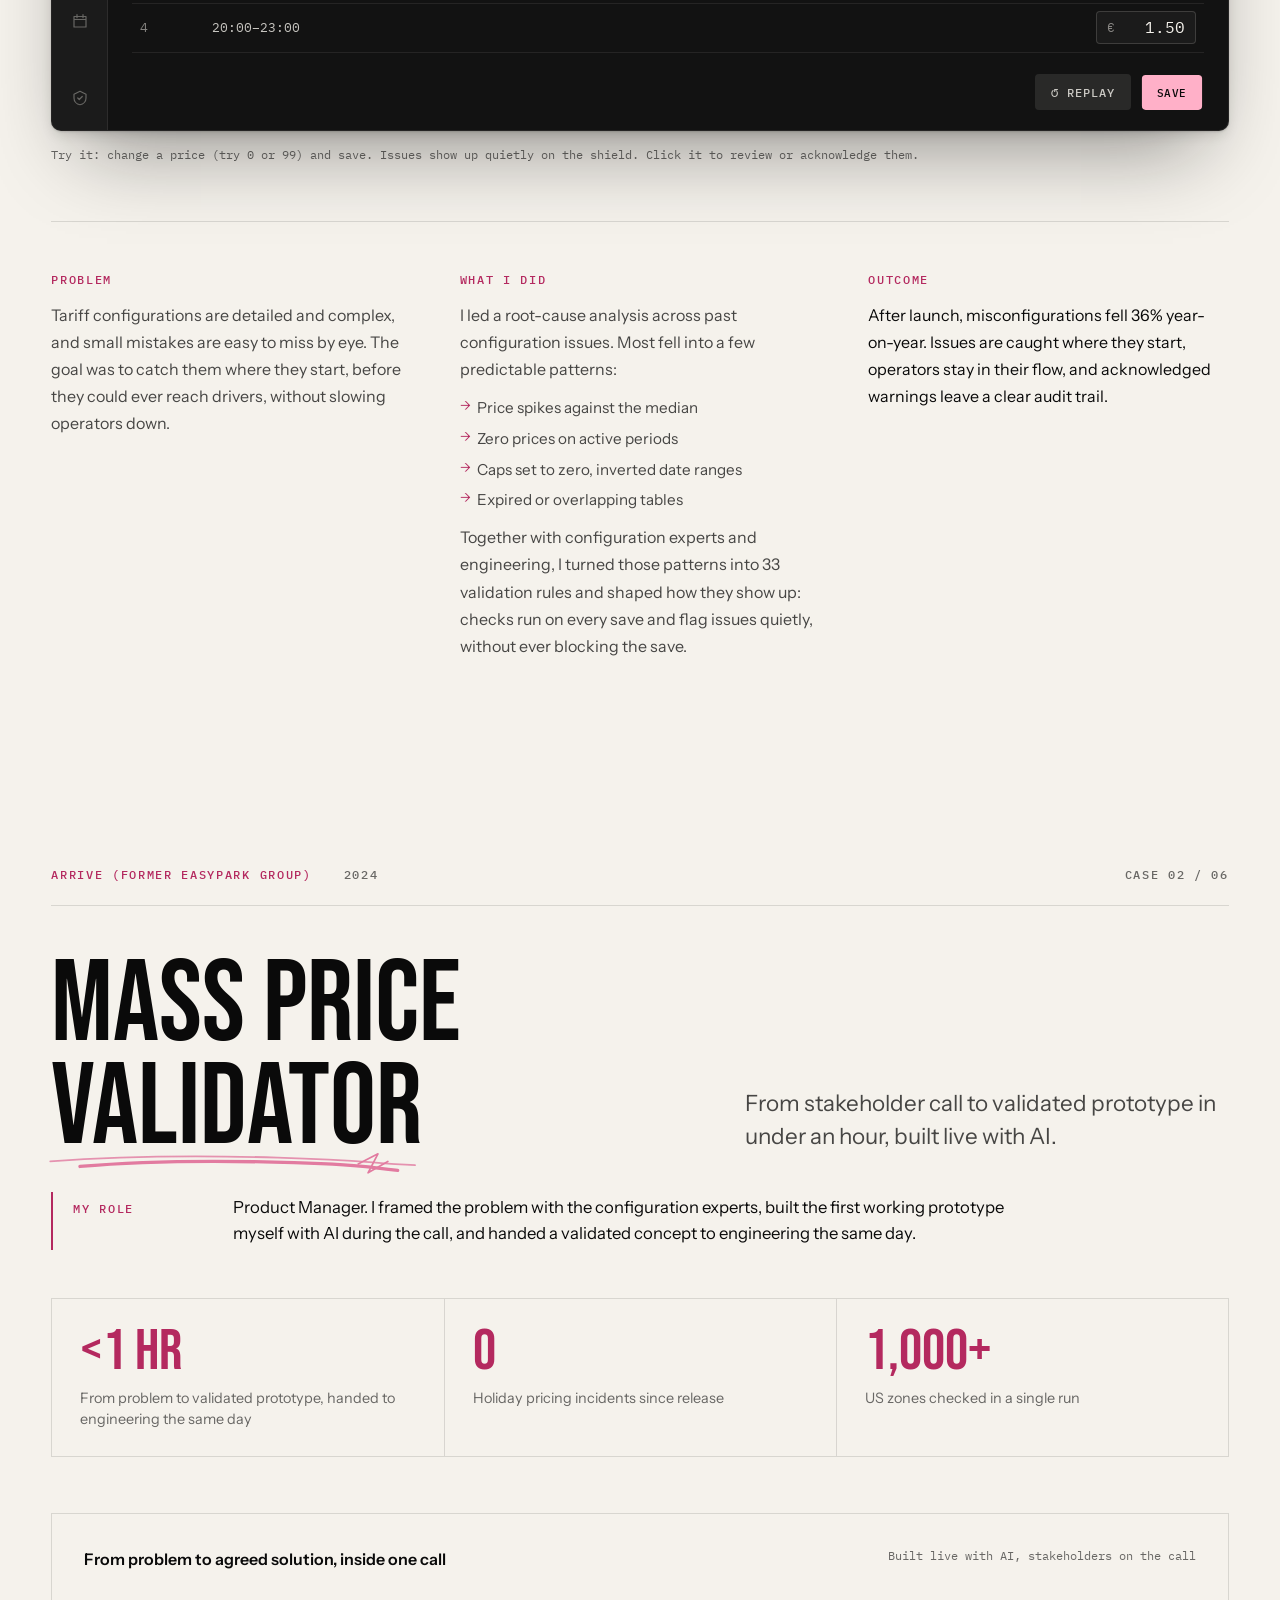
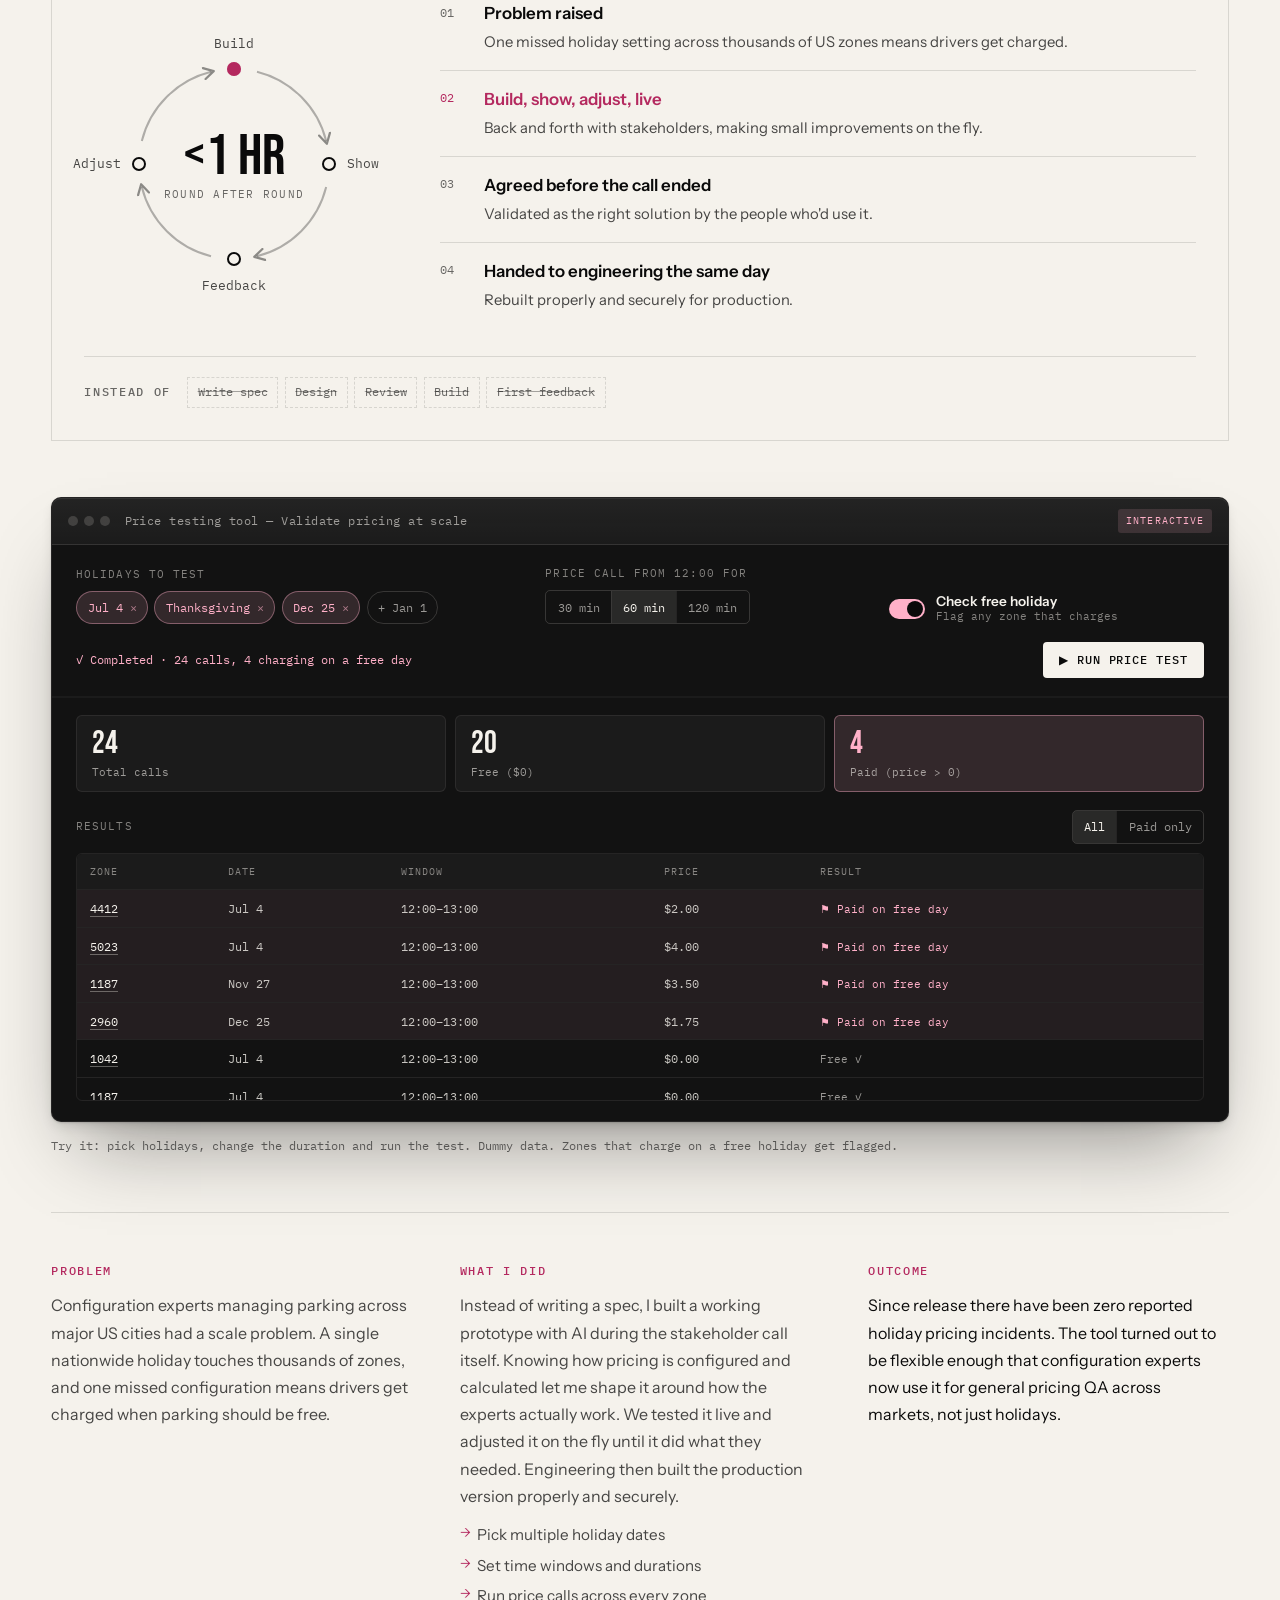
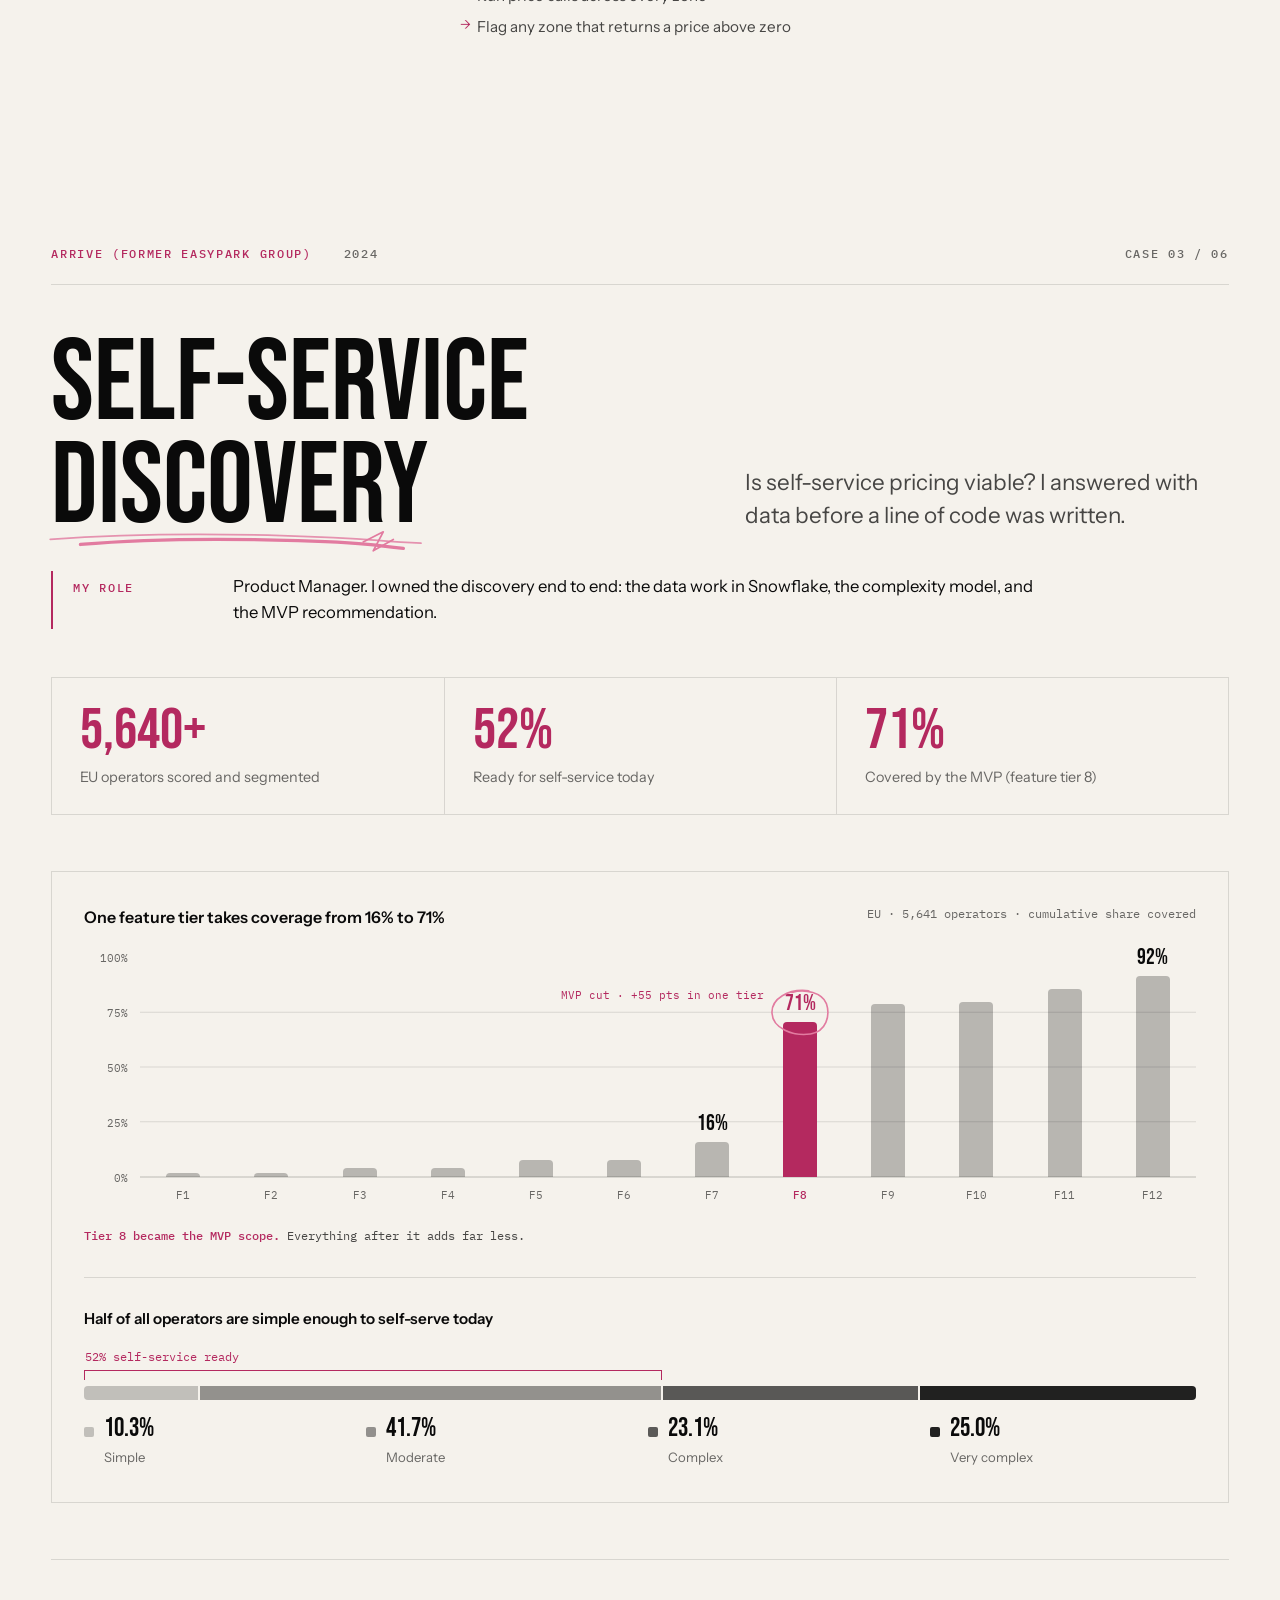
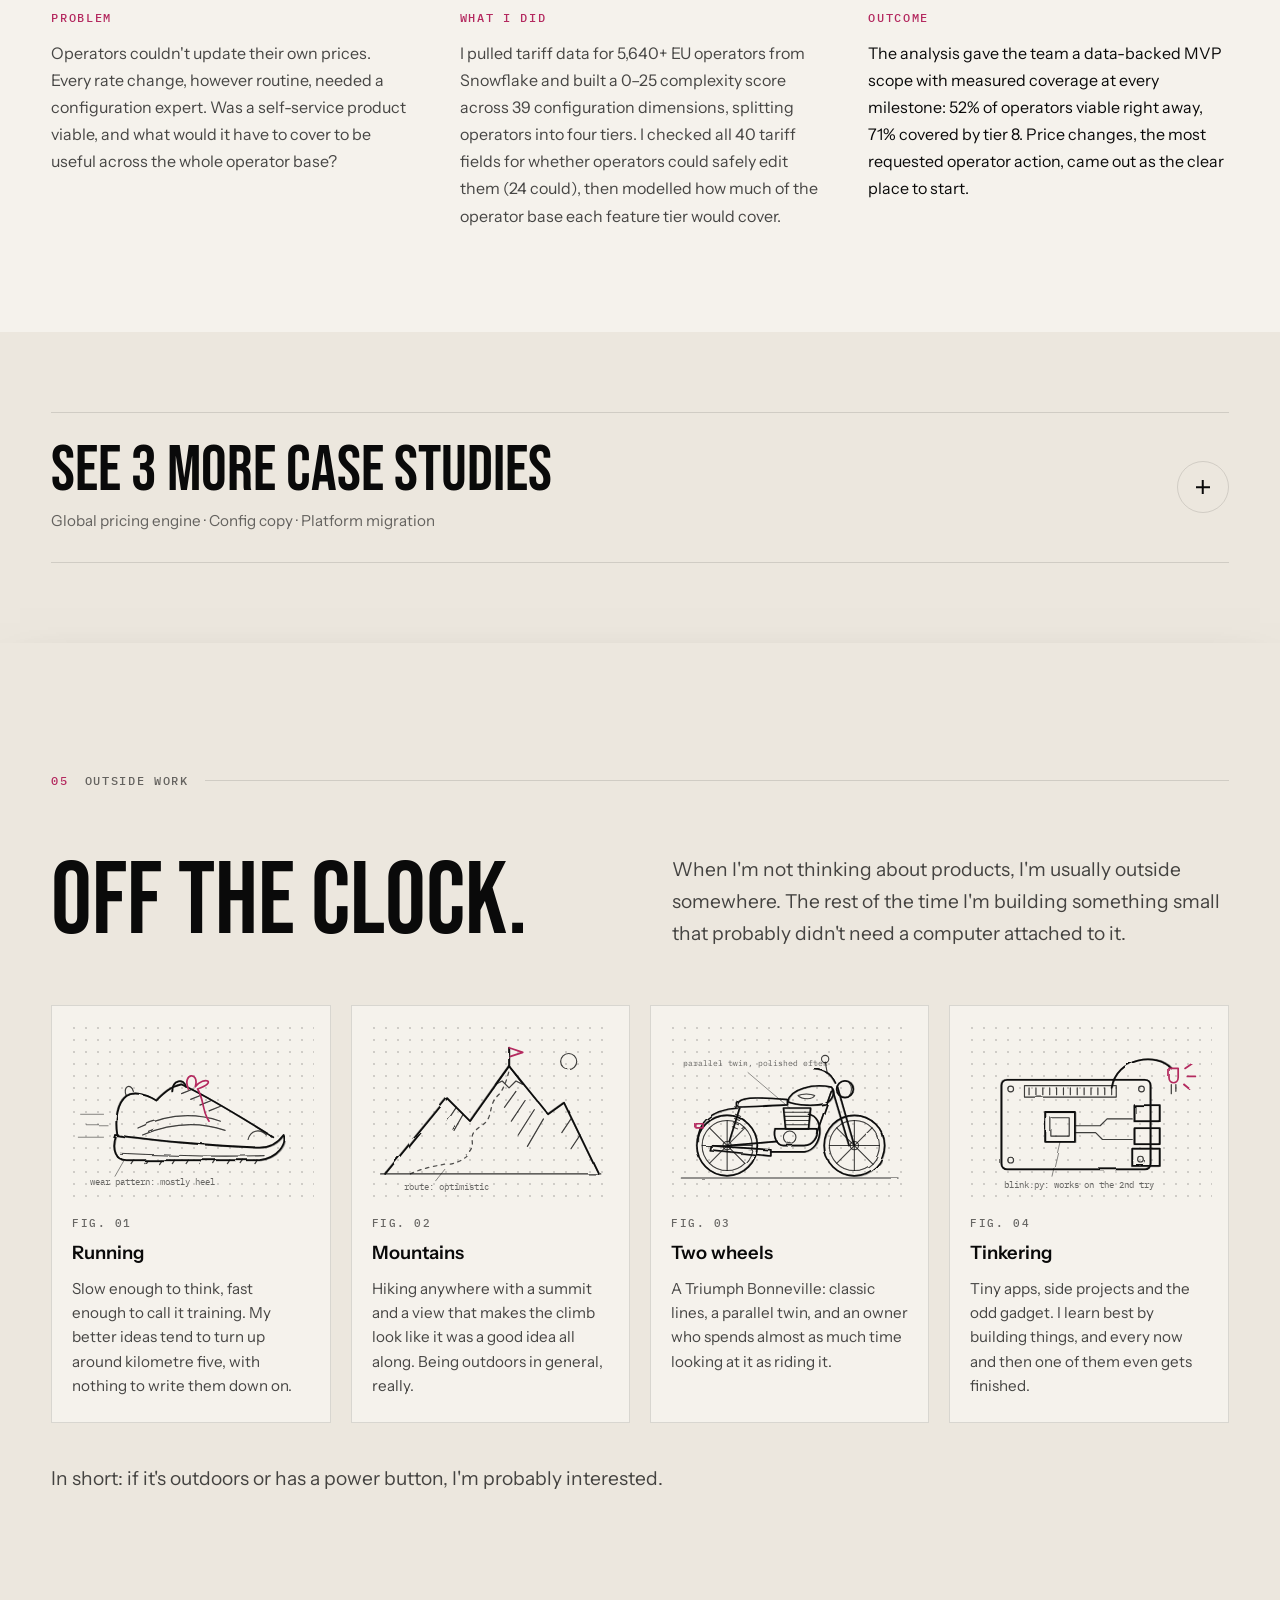
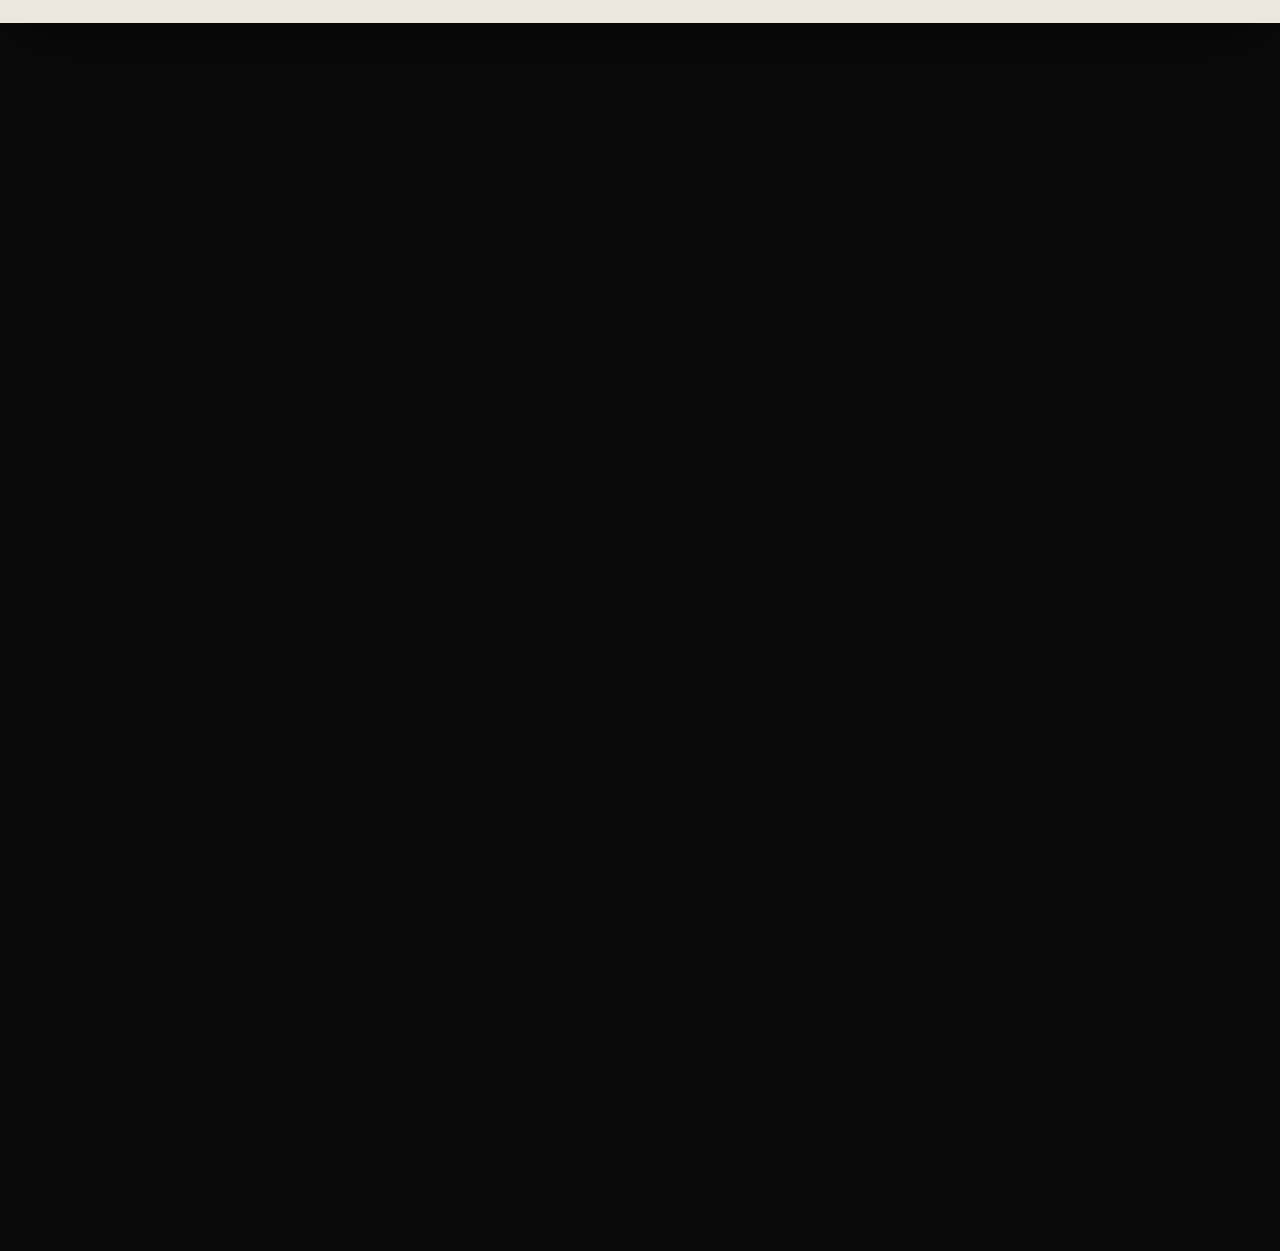
<file: work/archive/index.html>
<!DOCTYPE html>
<html lang="en" class="no-js">
<head>
  <meta charset="UTF-8">
  <meta name="view-transition" content="same-origin">
  <meta name="viewport" content="width=device-width, initial-scale=1.0">
  <script>document.documentElement.classList.replace('no-js', 'js');</script>

  <title>Glenn Svendsen — Case studies (original)</title>
  <meta name="description" content="Senior Product Manager in Oslo. I turn complex problems into simple products people trust — discovery-led, data-backed, and technical enough to prototype the first version myself.">
  <meta name="author" content="Glenn Svendsen">
  <meta name="theme-color" content="#0a0a0a">
  <link rel="canonical" href="https://glennsvendsen.github.io/work/archive/">
  <meta name="robots" content="noindex">

  <meta property="og:type" content="profile">
  <meta property="og:url" content="https://glennsvendsen.github.io/work/archive/">
  <meta property="og:site_name" content="Glenn Svendsen">
  <meta property="og:title" content="Glenn Svendsen — Senior Product Manager">
  <meta property="og:description" content="I turn complex problems into simple products people trust. Discovery-led, data-backed, and quick to prototype with AI.">
  <meta property="og:image" content="https://glennsvendsen.github.io/og-image.png">
  <meta property="og:image:width" content="1200">
  <meta property="og:image:height" content="630">
  <meta property="og:image:alt" content="Glenn Svendsen — Senior Product Manager">
  <meta property="profile:first_name" content="Glenn">
  <meta property="profile:last_name" content="Svendsen">
  <meta name="twitter:card" content="summary_large_image">

  <link rel="icon" type="image/svg+xml" href="../../favicon.svg">
  <link rel="apple-touch-icon" href="../../apple-touch-icon.png">
  <link rel="preconnect" href="https://fonts.googleapis.com">
  <link rel="preconnect" href="https://fonts.gstatic.com" crossorigin>
  <link href="https://fonts.googleapis.com/css2?family=Bebas+Neue&family=IBM+Plex+Mono:wght@400;500&family=Instrument+Sans:wght@400;500;600&display=swap" rel="stylesheet">
  <link rel="stylesheet" href="style.css">
  <!-- Cookie-free, anonymous visit stats (Cloudflare Web Analytics). -->
  <script defer src="https://static.cloudflareinsights.com/beacon.min.js" data-cf-beacon='{"token": "2c6435467bc74cd3a46978c5bc44e5b8"}'></script>
</head>

<body>
  <!-- Shared "pencil" wobble for hand-drawn strokes (sketches, chart annotations) -->
  <svg class="sketch-defs" width="0" height="0" aria-hidden="true" focusable="false">
    <defs>
      <filter id="sketch-rough" x="-5%" y="-5%" width="110%" height="110%">
        <feTurbulence type="fractalNoise" baseFrequency="0.04" numOctaves="2" seed="7"/>
        <feDisplacementMap in="SourceGraphic" scale="2.2"/>
      </filter>
    </defs>
  </svg>
  <a class="skip-link" href="#main">Skip to content</a>

  <!-- ── NAV ─────────────────────────────── -->
  <nav class="nav" data-theme="dark" aria-label="Main">
    <a class="nav-mono" href="#hero" aria-label="Glenn Svendsen — back to top">GS</a>
    <div class="nav-links">
      <a href="#about">About</a>
      <a href="#work">Work</a>
      <a href="../">← Case studies</a>
      <a href="#contact">Contact</a>
    </div>
  </nav>

  <main id="main">

  <!-- ── HERO ────────────────────────────── -->
  <header id="hero" class="hero surface-dark" data-surface="dark">
    <div class="wrap hero-inner">
      <p class="eyebrow hero-eyebrow">Earlier work · Product management · Oslo</p>
      <h1 class="display hero-name">Glenn<br>Svendsen</h1>
      <div class="hero-row">
        <p class="hero-lede">
          I turn <strong>complex problems into simple products</strong> people trust.
          Discovery-led, data-backed, and technical enough to prototype the first version myself.
        </p>
        <div class="hero-cta">
          <a class="btn btn--primary" href="#work" data-umami-event="cta-see-work">See my work <span class="btn-arrow" aria-hidden="true">↓</span></a>
          <a class="btn btn--ghost" href="mailto:gsvendsen@me.com" data-umami-event="cta-get-in-touch">Get in touch</a>
        </div>
      </div>
      <dl class="hero-proof">
        <div><dt>5+</dt><dd>years in product management</dd></div>
        <div><dt>B2B · B2C · B2G</dt><dd>products for businesses, consumers and government</dd></div>
        <div><dt>20+</dt><dd>countries I've shipped to, across Europe, ANZ &amp; the US</dd></div>
      </dl>
    </div>
    <div class="hero-ambient" aria-hidden="true">Oslo · Norway · Product · Arrive</div>
  </header>

  <!-- ── ABOUT ────────────────────────────── -->
  <section id="about" class="section surface-light" data-surface="light">
    <div class="wrap">
      <div class="section-label eyebrow reveal"><span class="section-num">01</span><span>About</span></div>
      <div class="about-grid">
        <div class="about-photo-wrap reveal">
          <img src="../../profile.jpg" alt="Portrait of Glenn Svendsen" class="about-photo" width="1000" height="1000" loading="lazy">
          <svg class="pipe-svg" viewBox="0 0 100 100" xmlns="http://www.w3.org/2000/svg" aria-hidden="true">
            <path class="pp-body" d="M 62 68 C 61 77, 61 84, 62 89 C 68 92, 80 92, 86 89 C 87 84, 87 77, 86 68" fill="rgba(255,176,200,0.1)" stroke="#FFB0C8" stroke-width="2.4" stroke-linecap="round" stroke-linejoin="round"/>
            <path class="pp-rim" d="M 62 68 C 67 65, 81 65, 86 68 C 81 71, 67 71, 62 68" fill="rgba(10,10,10,0.15)" stroke="#FFB0C8" stroke-width="2.1" stroke-linecap="round"/>
            <path class="pp-handle" d="M 86 73 C 93 73, 93 84, 86 84" fill="none" stroke="#FFB0C8" stroke-width="2.1" stroke-linecap="round"/>
            <path class="pp-fill" d="M 64 68 C 68 66, 80 66, 84 68 C 80 70, 68 70, 64 68" fill="rgba(10,10,10,0.25)" stroke="#FFB0C8" stroke-width="1.3" stroke-linecap="round" opacity="0.8"/>
            <path class="pp-s1" d="M 68 64 C 65 57, 71 50, 67 43 C 63 36, 69 29, 65 22" fill="none" stroke="#FFB0C8" stroke-width="1.6" stroke-linecap="round"/>
            <path class="pp-s2" d="M 74 63 C 77 56, 71 49, 75 42 C 79 35, 73 28, 77 21" fill="none" stroke="#FFB0C8" stroke-width="1.3" stroke-linecap="round"/>
            <path class="pp-s3" d="M 80 64 C 83 57, 77 50, 81 43 C 85 36, 79 29, 83 22" fill="none" stroke="#FFB0C8" stroke-width="1.1" stroke-linecap="round"/>
            <path class="pp-d1" d="M 11 5 L 4 5 L 4 14" fill="none" stroke="#FFB0C8" stroke-width="1.3" stroke-linecap="round" stroke-linejoin="round"/>
            <path class="pp-d2" d="M 11 95 L 4 95 L 4 86" fill="none" stroke="#FFB0C8" stroke-width="1.3" stroke-linecap="round" stroke-linejoin="round"/>
            <path class="pp-d3" d="M 87 9 L 93 9 M 90 6 L 90 12 M 87.8 6.8 L 92.2 11.2 M 92.2 6.8 L 87.8 11.2" fill="none" stroke="#FFB0C8" stroke-width="1.1" stroke-linecap="round"/>
            <path class="pp-d4" d="M 7 93 C 22 90, 45 95, 62 92 S 82 89, 93 92" fill="none" stroke="#FFB0C8" stroke-width="0.9" stroke-linecap="round" opacity="0.8"/>
            <path class="pp-d5" d="M 10 95 C 25 92, 47 97, 64 94 S 83 91, 93 94" fill="none" stroke="#FFB0C8" stroke-width="1.6" stroke-linecap="round"/>
          </svg>
        </div>
        <div class="reveal">
          <h2 class="display about-heading">Hi, I'm Glenn.</h2>
          <div class="about-body">
            <p>
              I was a <span class="scribble">Senior Product Manager</span> at Arrive (formerly EasyPark Group),
              where I owned parking policies and pricing across Europe, ANZ and the US.
            </p>
            <p>
              My work sits where complex systems meet real people: operators configuring prices for
              thousands of zones, where one wrong field means a driver pays when parking should have been free.
              I like taking that kind of complexity and making it <strong>safe, simple and fast</strong>.
            </p>
            <p>
              I lean on continuous discovery, hard data and hands-on prototyping. I'm comfortable in the
              technical details, whether that's digging into the data, reading an API response or tracing why a
              price came out wrong. It makes me quicker to work with engineers, not a replacement for them.
              When it helps a decision, I'll build the first version myself, often with AI, sometimes during the meeting.
            </p>
          </div>
          <div class="about-facts eyebrow">
            <span>5+ years in product</span>
            <span>B2B · B2C · B2G</span>
            <span>Based in Oslo</span>
          </div>
        </div>
      </div>
    </div>
  </section>

  <!-- ── WHAT I DO ────────────────────────── -->
  <section id="skills" class="section surface-light" data-surface="light">
    <div class="wrap">
      <div class="section-label eyebrow reveal"><span class="section-num">02</span><span>What I do</span></div>
      <h2 class="display section-title reveal">How I work.</h2>
      <p class="section-intro reveal">Four things I bring to a product team, each backed by a case study below.</p>

      <div class="pillars">
        <article class="pillar reveal">
          <span class="eyebrow pillar-num">01</span>
          <h3>Discovery that changes the roadmap</h3>
          <p>Jobs to be Done, opportunity solution trees and a steady rhythm of user interviews, so we build the missing piece instead of the loudest request.</p>
          <a class="pillar-proof" href="#case-pricing-engine" data-umami-event="pillar-proof" data-umami-event-case="pricing-engine"><b>66→87%</b><span>CSAT lift</span></a>
        </article>
        <article class="pillar reveal">
          <span class="eyebrow pillar-num">02</span>
          <h3>Making complex platforms safe</h3>
          <p>Pricing engines, configuration tools and platform migrations, where mistakes cost real money. I help design guardrails that catch errors without slowing people down, and I'm trained in incident management for when things still go wrong.</p>
          <a class="pillar-proof" href="#case-validation" data-umami-event="pillar-proof" data-umami-event-case="validation"><b>−36%</b><span>misconfigurations</span></a>
        </article>
        <article class="pillar reveal">
          <span class="eyebrow pillar-num">03</span>
          <h3>Decisions backed by data</h3>
          <p>Hands-on analysis with data from Snowflake and Mixpanel: sizing opportunities, segmenting users and finding root causes, so priorities rest on evidence rather than opinion.</p>
          <a class="pillar-proof" href="#case-self-service" data-umami-event="pillar-proof" data-umami-event-case="self-service"><b>71%</b><span>coverage at MVP</span></a>
        </article>
        <article class="pillar reveal">
          <span class="eyebrow pillar-num">04</span>
          <h3>Close to engineering</h3>
          <p>I understand the systems well enough to investigate problems with engineers and to build working prototypes in hours, so we can test an idea with stakeholders before committing to build it properly.</p>
          <a class="pillar-proof" href="#case-price-validator" data-umami-event="pillar-proof" data-umami-event-case="price-validator"><b>&lt;1 hr</b><span>idea to validated prototype</span></a>
        </article>
      </div>

      <div class="toolkit reveal">
        <span class="eyebrow toolkit-label">Toolkit</span>
        <div class="toolkit-groups">
          <div class="toolkit-group">
            <h3 class="eyebrow">Discovery</h3>
            <ul><li>Continuous discovery</li><li>User interviews</li><li>Jobs to be Done</li><li>Opportunity solution trees</li><li>Dovetail</li></ul>
          </div>
          <div class="toolkit-group">
            <h3 class="eyebrow">Data</h3>
            <ul><li>Snowflake</li><li>Mixpanel</li><li>Segmentation &amp; scoring</li><li>Root-cause analysis</li></ul>
          </div>
          <div class="toolkit-group">
            <h3 class="eyebrow">Leadership</h3>
            <ul><li>Stakeholder management</li><li>OKRs</li><li>Incident management</li></ul>
          </div>
          <div class="toolkit-group">
            <h3 class="eyebrow">Build</h3>
            <ul><li>AI prototyping</li><li>JavaScript · React Native</li></ul>
          </div>
        </div>
      </div>
    </div>
  </section>

  <!-- ── WORK ─────────────────────────────── -->
  <section id="work" aria-labelledby="work-title">

    <div class="section work-intro surface-light" data-surface="light">
      <div class="wrap">
        <div class="section-label eyebrow reveal"><span class="section-num">03</span><span>Selected work</span></div>
        <h2 id="work-title" class="display section-title reveal">Case studies.</h2>
        <p class="section-intro reveal">Three in depth, three more below. Each one covers the problem, my role, and what changed.</p>
      </div>
    </div>

    <!-- Case 01 — Background Validation -->
    <article id="case-validation" class="case surface-light" data-surface="light">
      <div class="wrap">
        <div class="case-bar eyebrow reveal">
          <span class="case-company">Arrive (former EasyPark Group)</span>
          <span>2024</span>
          <span class="case-num">Case 01 / 06</span>
        </div>
        <div class="case-head reveal">
          <h3 class="display case-title">Background<br><span class="scribble">Validation</span></h3>
          <p class="case-lede">A silent safety net that catches pricing mistakes before drivers ever see them.</p>
        </div>
        <dl class="case-role"><dt class="eyebrow">My role</dt><dd>Product Manager. I framed the problem, led the root-cause analysis, and worked with configuration experts and engineering to turn the patterns into validation rules and a non-blocking experience.</dd></dl>
        <dl class="metrics reveal">
          <div class="metric"><dt data-count>36%</dt><dd>Fewer misconfigurations year-on-year</dd></div>
          <div class="metric"><dt data-count>33</dt><dd>Rules checked on every save</dd></div>
          <div class="metric"><dt>0</dt><dd>Blocking pop-ups. Checks never interrupt the workflow</dd></div>
        </dl>

        <figure class="case-visual reveal">
          <div class="app vd" id="vd">
            <div class="app-bar">
              <span class="app-dots" aria-hidden="true"><i></i><i></i><i></i></span>
              <span class="app-title">Tariff admin — Weekend tariff</span>
              <span class="vd-try">Interactive</span>
            </div>
            <div class="vd-body">
              <nav class="vd-side" aria-label="Tariff tool sections (illustration)">
                <span class="vd-ico is-active" aria-hidden="true"><svg viewBox="0 0 24 24"><path d="M4 4h7v7H4zM13 4h7v4h-7zM13 10h7v10h-7zM4 13h7v7H4z"/></svg></span>
                <span class="vd-ico" aria-hidden="true"><svg viewBox="0 0 24 24"><path d="M9 4C7 4 6 5 6 7v2c0 1-1 3-2 3 1 0 2 2 2 3v2c0 2 1 3 3 3M15 4c2 0 3 1 3 3v2c0 1 1 3 2 3-1 0-2 2-2 3v2c0 2-1 3-3 3"/></svg></span>
                <span class="vd-ico" aria-hidden="true"><svg viewBox="0 0 24 24"><path d="M3.5 12a8.5 8.5 0 1 0 2.6-6.1M3.5 4v4.5H8M12 7.5V12l3 2"/></svg></span>
                <span class="vd-ico" aria-hidden="true"><svg viewBox="0 0 24 24"><path d="M9 15l6-6M10.5 6.5l1-1a4 4 0 0 1 5.7 5.7l-1 1M13.5 17.5l-1 1a4 4 0 0 1-5.7-5.7l1-1"/></svg></span>
                <span class="vd-ico" aria-hidden="true"><svg viewBox="0 0 24 24"><path d="M4 4v16h16M7.5 15l4-4 3 3 5-6"/></svg></span>
                <span class="vd-ico" aria-hidden="true"><svg viewBox="0 0 24 24"><path d="M4 6h16v14H4zM4 10h16M8 3.5v4M16 3.5v4"/></svg></span>
                <button type="button" class="vd-ico vd-shield" data-umami-event="validator-shield" aria-expanded="true" aria-controls="vd-fly" aria-label="Validation: 1 issue">
                  <svg viewBox="0 0 24 24" aria-hidden="true"><path d="M12 3l8 4v5c0 4.5-3.4 8.3-8 9-4.6-.7-8-4.5-8-9V7l8-4z"/><path d="M9 12l2 2 4-4"/></svg>
                  <span class="vd-badge" aria-hidden="true">1</span>
                </button>
              </nav>

              <div class="vd-main">
                <div class="vd-section-head"><span>Time based tariffs</span><span class="vd-section-sub">Weekend · 4 periods</span></div>
                <table class="vd-table">
                  <caption class="sr-only">Weekend tariff: price per hour for each period. Edit a price and press Save to run the validator.</caption>
                  <thead><tr><th scope="col">Period</th><th scope="col">Time</th><th scope="col">Price / hour</th></tr></thead>
                  <tbody>
                    <tr><td>1</td><td>08:00–12:00</td><td><label class="vd-price"><span>€</span><input class="vd-input" inputmode="decimal" autocomplete="off" value="2.50" aria-label="Price per hour, period 1"></label></td></tr>
                    <tr><td>2</td><td>12:00–17:00</td><td><label class="vd-price"><span>€</span><input class="vd-input" inputmode="decimal" autocomplete="off" value="3.00" aria-label="Price per hour, period 2"></label></td></tr>
                    <tr class="is-flagged"><td>3</td><td>17:00–20:00</td><td><label class="vd-price"><span>€</span><input class="vd-input" inputmode="decimal" autocomplete="off" value="250.00" aria-label="Price per hour, period 3"></label></td></tr>
                    <tr><td>4</td><td>20:00–23:00</td><td><label class="vd-price"><span>€</span><input class="vd-input" inputmode="decimal" autocomplete="off" value="1.50" aria-label="Price per hour, period 4"></label></td></tr>
                  </tbody>
                </table>
                <div class="vd-actions">
                  <span class="vd-status is-shown" role="status">✓ Saved · not blocked</span>
                  <button type="button" class="vd-btn vd-reset" data-umami-event="validator-replay">↺ Replay</button>
                  <button type="button" class="vd-btn vd-save" data-umami-event="validator-save">Save</button>
                </div>
              </div>

              <section class="vd-fly" id="vd-fly" aria-label="Tariff validation">
                <header class="vd-fly-head">
                  <span class="vd-fly-title">Tariff validation</span>
                  <span class="vd-chip-count">1 error</span>
                  <button type="button" class="vd-close" aria-label="Close validation">×</button>
                </header>
                <div class="vd-fly-body">
                  <p class="vd-group vd-group--err">Errors (1)</p>
                  <ul class="vd-list">
                    <li class="vd-issue vd-issue--err">
                      <span class="vd-sev" aria-hidden="true">!</span>
                      <div class="vd-issue-text">
                        <p class="vd-msg">Price is far above the median for this tariff.</p>
                        <p class="vd-ctx">Period 3 · €250.00 is 91× the median</p>
                        <code class="vd-code">PRICE_SPIKE_MEDIAN</code>
                      </div>
                      <button type="button" class="vd-ack" aria-label="Acknowledge">✓</button>
                    </li>
                  </ul>
                </div>
              </section>
            </div>
          </div>
          <figcaption>Try it: change a price (try 0 or 99) and save. Issues show up quietly on the shield. Click it to review or acknowledge them.</figcaption>
        </figure>

        <div class="story reveal">
          <div>
            <h4 class="eyebrow">Problem</h4>
            <p>Tariff configurations are detailed and complex, and small mistakes are easy to miss by eye. The goal was to catch them where they start, before they could ever reach drivers, without slowing operators down.</p>
          </div>
          <div>
            <h4 class="eyebrow">What I did</h4>
            <p>I led a root-cause analysis across past configuration issues. Most fell into a few predictable patterns:</p>
            <ul>
              <li>Price spikes against the median</li>
              <li>Zero prices on active periods</li>
              <li>Caps set to zero, inverted date ranges</li>
              <li>Expired or overlapping tables</li>
            </ul>
            <p style="margin-top:0.75rem">Together with configuration experts and engineering, I turned those patterns into 33 validation rules and shaped how they show up: checks run on every save and flag issues quietly, without ever blocking the save.</p>
          </div>
          <div class="story-outcome">
            <h4 class="eyebrow">Outcome</h4>
            <p>After launch, misconfigurations fell 36% year-on-year. Issues are caught where they start, operators stay in their flow, and acknowledged warnings leave a clear audit trail.</p>
          </div>
        </div>
      </div>
    </article>

    <!-- Case 02 — Mass Price Validator -->
    <article id="case-price-validator" class="case surface-light" data-surface="light">
      <div class="wrap">
        <div class="case-bar eyebrow reveal">
          <span class="case-company">Arrive (former EasyPark Group)</span>
          <span>2024</span>
          <span class="case-num">Case 02 / 06</span>
        </div>
        <div class="case-head reveal">
          <h3 class="display case-title">Mass Price<br><span class="scribble">Validator</span></h3>
          <p class="case-lede">From stakeholder call to validated prototype in under an hour, built live with AI.</p>
        </div>
        <dl class="case-role"><dt class="eyebrow">My role</dt><dd>Product Manager. I framed the problem with the configuration experts, built the first working prototype myself with AI during the call, and handed a validated concept to engineering the same day.</dd></dl>
        <dl class="metrics reveal">
          <div class="metric"><dt>&lt;1 hr</dt><dd>From problem to validated prototype, handed to engineering the same day</dd></div>
          <div class="metric"><dt>0</dt><dd>Holiday pricing incidents since release</dd></div>
          <div class="metric"><dt>1,000+</dt><dd>US zones checked in a single run</dd></div>
        </dl>

        <figure class="case-visual reveal">
          <div class="chart hour" data-play>
            <div class="chart-head">
              <span class="chart-title">From problem to agreed solution, inside one call</span>
              <span class="chart-sub">Built live with AI, stakeholders on the call</span>
            </div>
            <div class="hour-grid">
              <div class="hour-loop" aria-hidden="true">
                <svg viewBox="0 0 300 300" xmlns="http://www.w3.org/2000/svg">
                  <defs>
                    <marker id="hour-arrow" viewBox="0 0 10 10" refX="6" refY="5" markerWidth="7" markerHeight="7" orient="auto-start-reverse">
                      <path class="hour-arrowhead" d="M1 1 L8 5 L1 9"/>
                    </marker>
                  </defs>
                  <path class="hour-arc" d="M172.98 57.82 A95 95 0 0 1 242.18 127.02" marker-end="url(#hour-arrow)"/>
                  <path class="hour-arc" d="M242.18 172.98 A95 95 0 0 1 172.98 242.18" marker-end="url(#hour-arrow)"/>
                  <path class="hour-arc" d="M127.02 242.18 A95 95 0 0 1 57.82 172.98" marker-end="url(#hour-arrow)"/>
                  <path class="hour-arc" d="M57.82 127.02 A95 95 0 0 1 127.02 57.82" marker-end="url(#hour-arrow)"/>
                  <g class="hour-orbit"><circle cx="150" cy="55" r="7"/></g>
                  <circle class="hour-node hour-node--key" cx="150" cy="55" r="6"/>
                  <circle class="hour-node" cx="245" cy="150" r="6"/>
                  <circle class="hour-node" cx="150" cy="245" r="6"/>
                  <circle class="hour-node" cx="55" cy="150" r="6"/>
                  <text class="hour-label" x="150" y="34" text-anchor="middle">Build</text>
                  <text class="hour-label" x="263" y="154" text-anchor="start">Show</text>
                  <text class="hour-label" x="150" y="276" text-anchor="middle">Feedback</text>
                  <text class="hour-label" x="37" y="154" text-anchor="end">Adjust</text>
                  <text class="hour-num" x="150" y="160" text-anchor="middle">&lt;1 HR</text>
                  <text class="hour-sub" x="150" y="184" text-anchor="middle">ROUND AFTER ROUND</text>
                </svg>
              </div>
              <ol class="hour-steps">
                <li><b>Problem raised</b><span>One missed holiday setting across thousands of US zones means drivers get charged.</span></li>
                <li class="is-key"><b>Build, show, adjust, live</b><span>Back and forth with stakeholders, making small improvements on the fly.</span></li>
                <li><b>Agreed before the call ended</b><span>Validated as the right solution by the people who'd use it.</span></li>
                <li><b>Handed to engineering the same day</b><span>Rebuilt properly and securely for production.</span></li>
              </ol>
            </div>
            <div class="hour-vs">
              <span class="eyebrow">Instead of</span>
              <ol><li>Write spec</li><li>Design</li><li>Review</li><li>Build</li><li>First feedback</li></ol>
            </div>
          </div>
        </figure>

        <figure class="case-visual reveal">
          <div class="app ptt" id="ptt">
            <div class="app-bar">
              <span class="app-dots" aria-hidden="true"><i></i><i></i><i></i></span>
              <span class="app-title">Price testing tool — Validate pricing at scale</span>
              <span class="vd-try">Interactive</span>
            </div>

            <div class="ptt-config">
              <div class="ptt-field ptt-field--dates">
                <span class="ptt-label" id="ptt-dates-label">Holidays to test</span>
                <div class="ptt-chips" role="group" aria-labelledby="ptt-dates-label">
                  <button type="button" class="ptt-chip" aria-pressed="true" data-date="Jul 4">Jul 4</button>
                  <button type="button" class="ptt-chip" aria-pressed="true" data-date="Nov 27">Thanksgiving</button>
                  <button type="button" class="ptt-chip" aria-pressed="true" data-date="Dec 25">Dec 25</button>
                  <button type="button" class="ptt-chip" aria-pressed="false" data-date="Jan 1">Jan 1</button>
                </div>
              </div>
              <div class="ptt-field">
                <span class="ptt-label" id="ptt-dur-label">Price call from 12:00 for</span>
                <div class="ptt-seg" role="group" aria-labelledby="ptt-dur-label">
                  <button type="button" aria-pressed="false" data-min="30">30 min</button>
                  <button type="button" aria-pressed="true" data-min="60">60 min</button>
                  <button type="button" aria-pressed="false" data-min="120">120 min</button>
                </div>
              </div>
              <div class="ptt-field">
                <label class="ptt-switch">
                  <input type="checkbox" class="ptt-free" checked>
                  <span class="ptt-track" aria-hidden="true"></span>
                  <span class="ptt-switch-text"><b>Check free holiday</b><small>Flag any zone that charges</small></span>
                </label>
              </div>
              <div class="ptt-run-row">
                <span class="ptt-state" role="status">Not run yet</span>
                <button type="button" class="vd-btn vd-save ptt-run" data-umami-event="price-test-run">▶ Run price test</button>
              </div>
              <div class="ptt-progress" aria-hidden="true"><div class="ptt-progress-bar"></div></div>
            </div>

            <div class="ptt-results">
              <div class="ptt-stats">
                <div class="ptt-stat"><b data-k="total">–</b><span>Total calls</span></div>
                <div class="ptt-stat ptt-stat--free"><b data-k="free">–</b><span>Free ($0)</span></div>
                <div class="ptt-stat ptt-stat--paid"><b data-k="paid">–</b><span>Paid (price &gt; 0)</span></div>
              </div>
              <div class="ptt-toolbar">
                <span class="ptt-label">Results</span>
                <div class="ptt-seg ptt-filter" role="group" aria-label="Filter results">
                  <button type="button" aria-pressed="true" data-f="all" data-umami-event="price-test-filter" data-umami-event-filter="all">All</button>
                  <button type="button" aria-pressed="false" data-f="paid" data-umami-event="price-test-filter" data-umami-event-filter="paid">Paid only</button>
                </div>
              </div>
              <div class="ptt-table-wrap">
                <table class="ptt-table">
                  <thead><tr><th scope="col">Zone</th><th scope="col">Date</th><th scope="col" class="ptt-col-win">Window</th><th scope="col">Price</th><th scope="col">Result</th></tr></thead>
                  <tbody></tbody>
                </table>
                <p class="ptt-empty">Run the test to see results.</p>
              </div>
            </div>
          </div>
          <figcaption>Try it: pick holidays, change the duration and run the test. Dummy data. Zones that charge on a free holiday get flagged.</figcaption>
        </figure>

        <div class="story reveal">
          <div>
            <h4 class="eyebrow">Problem</h4>
            <p>Configuration experts managing parking across major US cities had a scale problem. A single nationwide holiday touches thousands of zones, and one missed configuration means drivers get charged when parking should be free.</p>
          </div>
          <div>
            <h4 class="eyebrow">What I did</h4>
            <p>Instead of writing a spec, I built a working prototype with AI during the stakeholder call itself. Knowing how pricing is configured and calculated let me shape it around how the experts actually work. We tested it live and adjusted it on the fly until it did what they needed. Engineering then built the production version properly and securely.</p>
            <ul>
              <li>Pick multiple holiday dates</li>
              <li>Set time windows and durations</li>
              <li>Run price calls across every zone</li>
              <li>Flag any zone that returns a price above zero</li>
            </ul>
          </div>
          <div class="story-outcome">
            <h4 class="eyebrow">Outcome</h4>
            <p>Since release there have been zero reported holiday pricing incidents. The tool turned out to be flexible enough that configuration experts now use it for general pricing QA across markets, not just holidays.</p>
          </div>
        </div>
      </div>
    </article>

    <!-- Case 03 — Self-Service Discovery -->
    <article id="case-self-service" class="case surface-light" data-surface="light">
      <div class="wrap">
        <div class="case-bar eyebrow reveal">
          <span class="case-company">Arrive (former EasyPark Group)</span>
          <span>2024</span>
          <span class="case-num">Case 03 / 06</span>
        </div>
        <div class="case-head reveal">
          <h3 class="display case-title">Self-Service<br><span class="scribble">Discovery</span></h3>
          <p class="case-lede">Is self-service pricing viable? I answered with data before a line of code was written.</p>
        </div>
        <dl class="case-role"><dt class="eyebrow">My role</dt><dd>Product Manager. I owned the discovery end to end: the data work in Snowflake, the complexity model, and the MVP recommendation.</dd></dl>
        <dl class="metrics reveal">
          <div class="metric"><dt data-count>5,640+</dt><dd>EU operators scored and segmented</dd></div>
          <div class="metric"><dt data-count>52%</dt><dd>Ready for self-service today</dd></div>
          <div class="metric"><dt data-count>71%</dt><dd>Covered by the MVP (feature tier 8)</dd></div>
        </dl>

        <figure class="case-visual reveal">
          <div class="chart" data-play>
            <div class="chart-head">
              <span class="chart-title">One feature tier takes coverage from 16% to 71%</span>
              <span class="chart-sub">EU · 5,641 operators · cumulative share covered</span>
            </div>
            <div class="cols">
              <div class="cols-y" aria-hidden="true">
                <span style="bottom:100%">100%</span>
                <span style="bottom:75%">75%</span>
                <span style="bottom:50%">50%</span>
                <span style="bottom:25%">25%</span>
                <span style="bottom:0">0%</span>
              </div>
              <div class="cols-plot" role="list" aria-label="Cumulative operator coverage by feature tier">
                <div class="col" role="listitem" tabindex="0" style="--v:2%;--i:0"  aria-label="Tier 1: 2%"><span class="col-bar"></span><span class="col-tip">F1 · 2%</span></div>
                <div class="col" role="listitem" tabindex="0" style="--v:2%;--i:1"  aria-label="Tier 2: 2%"><span class="col-bar"></span><span class="col-tip">F2 · 2%</span></div>
                <div class="col" role="listitem" tabindex="0" style="--v:4%;--i:2"  aria-label="Tier 3: 4%"><span class="col-bar"></span><span class="col-tip">F3 · 4%</span></div>
                <div class="col" role="listitem" tabindex="0" style="--v:4%;--i:3"  aria-label="Tier 4: 4%"><span class="col-bar"></span><span class="col-tip">F4 · 4%</span></div>
                <div class="col" role="listitem" tabindex="0" style="--v:8%;--i:4"  aria-label="Tier 5: 8%"><span class="col-bar"></span><span class="col-tip">F5 · 8%</span></div>
                <div class="col" role="listitem" tabindex="0" style="--v:8%;--i:5"  aria-label="Tier 6: 8%"><span class="col-bar"></span><span class="col-tip">F6 · 8%</span></div>
                <div class="col" role="listitem" tabindex="0" style="--v:16%;--i:6" aria-label="Tier 7: 16%"><span class="col-bar"></span><span class="col-label" aria-hidden="true">16%</span><span class="col-tip">F7 · 16%</span></div>
                <div class="col col--key" role="listitem" tabindex="0" style="--v:71%;--i:7" aria-label="Tier 8, MVP threshold: 71%"><span class="col-bar"></span><span class="col-label" aria-hidden="true">71%</span><span class="col-tip">F8 · MVP · 71%</span>
                  <span class="annot annot--ring" aria-hidden="true"><svg viewBox="0 0 78 62"><path d="M50 4 C24 1, 3 14, 4 32 C5 51, 30 61, 52 58 C72 55, 77 35, 72 20 C67 7, 46 1, 29 6"/></svg><span class="annot-note">MVP cut · +55 pts in one tier</span></span>
                </div>
                <div class="col" role="listitem" tabindex="0" style="--v:79%;--i:8" aria-label="Tier 9: 79%"><span class="col-bar"></span><span class="col-tip">F9 · 79%</span></div>
                <div class="col" role="listitem" tabindex="0" style="--v:80%;--i:9" aria-label="Tier 10: 80%"><span class="col-bar"></span><span class="col-tip">F10 · 80%</span></div>
                <div class="col" role="listitem" tabindex="0" style="--v:86%;--i:10" aria-label="Tier 11: 86%"><span class="col-bar"></span><span class="col-tip">F11 · 86%</span></div>
                <div class="col" role="listitem" tabindex="0" style="--v:92%;--i:11" aria-label="Tier 12: 92%"><span class="col-bar"></span><span class="col-label" aria-hidden="true">92%</span><span class="col-tip">F12 · 92%</span></div>
              </div>
              <div class="cols-x" aria-hidden="true">
                <span>F1</span><span>F2</span><span>F3</span><span>F4</span><span>F5</span><span>F6</span>
                <span>F7</span><span class="is-key">F8</span><span>F9</span><span>F10</span><span>F11</span><span>F12</span>
              </div>
            </div>
            <p class="chart-callout"><b>Tier 8 became the MVP scope.</b> Everything after it adds far less.</p>

            <div class="segs">
              <p class="segs-title">Half of all operators are simple enough to self-serve today</p>
              <div class="segs-bracket-wrap" aria-hidden="true">
                <div class="segs-bracket"><span>52% self-service ready</span></div>
              </div>
              <div class="segs-bar" aria-hidden="true">
                <span class="seg" style="--w:10.3%;--k:22%"></span>
                <span class="seg" style="--w:41.7%;--k:42%"></span>
                <span class="seg" style="--w:23.1%;--k:66%"></span>
                <span class="seg" style="--w:25%;--k:90%"></span>
              </div>
              <ul class="segs-legend">
                <li><i style="--k:22%"></i><div><b>10.3%</b><span>Simple</span></div></li>
                <li><i style="--k:42%"></i><div><b>41.7%</b><span>Moderate</span></div></li>
                <li><i style="--k:66%"></i><div><b>23.1%</b><span>Complex</span></div></li>
                <li><i style="--k:90%"></i><div><b>25.0%</b><span>Very complex</span></div></li>
              </ul>
            </div>
          </div>
        </figure>

        <div class="story reveal">
          <div>
            <h4 class="eyebrow">Problem</h4>
            <p>Operators couldn't update their own prices. Every rate change, however routine, needed a configuration expert. Was a self-service product viable, and what would it have to cover to be useful across the whole operator base?</p>
          </div>
          <div>
            <h4 class="eyebrow">What I did</h4>
            <p>I pulled tariff data for 5,640+ EU operators from Snowflake and built a 0–25 complexity score across 39 configuration dimensions, splitting operators into four tiers. I checked all 40 tariff fields for whether operators could safely edit them (24 could), then modelled how much of the operator base each feature tier would cover.</p>
          </div>
          <div class="story-outcome">
            <h4 class="eyebrow">Outcome</h4>
            <p>The analysis gave the team a data-backed MVP scope with measured coverage at every milestone: 52% of operators viable right away, 71% covered by tier 8. Price changes, the most requested operator action, came out as the clear place to start.</p>
          </div>
        </div>
      </div>
    </article>

    <!-- More case studies -->
    <div id="more-work" class="more surface-light surface-paper" data-surface="light">
      <div class="wrap">
        <button class="more-toggle" type="button" aria-expanded="false" aria-controls="more-panel">
          <span class="more-toggle-text">
            <span class="more-toggle-title">See 3 more case studies</span>
            <span class="more-toggle-sub">Global pricing engine · Config copy · Platform migration</span>
          </span>
          <span class="more-icon" aria-hidden="true"></span>
        </button>

        <div class="more-panel" id="more-panel">
          <div class="more-inner">
            <div class="more-list">

              <!-- Case 04 — Global Pricing Engine -->
              <article id="case-pricing-engine" class="case--compact surface-light">
                <div class="case-bar eyebrow">
                  <span class="case-company">Arrive (former EasyPark Group)</span>
                  <span>2023 — Ongoing</span>
                  <span class="case-num">Case 04 / 06</span>
                </div>
                <div class="compact-grid">
                  <div>
                    <div class="case-head">
                      <h3 class="display case-title">Global Pricing Engine</h3>
                      <p class="case-lede">Owning the domain behind 2.8B+ price requests a year, and making it easier to configure correctly.</p>
                    </div>
                    <dl class="case-role"><dt class="eyebrow">My role</dt><dd>Product Manager for the pricing domain since 2023: discovery, prioritisation, a regular rhythm of user interviews, and close work with engineering on root causes.</dd></dl>
                    <dl class="metrics">
                      <div class="metric"><dt>2.8B+</dt><dd>Price requests served in 2025</dd></div>
                      <div class="metric"><dt>6,000+</dt><dd>Parking operators globally</dd></div>
                      <div class="metric"><dt>87%</dt><dd>Operator CSAT, up from 66%</dd></div>
                    </dl>
                  </div>
                  <figure class="chart" data-play>
                    <div class="chart-head">
                      <span class="chart-title">Operator CSAT up 21 points</span>
                      <span class="chart-sub">Before vs. after</span>
                    </div>
                    <div class="bars">
                      <div class="bar-row"><span class="bar-label">Before</span><div class="bar-track"><div class="bar" style="--w:66%">66%</div></div></div>
                      <div class="bar-row"><span class="bar-label">After</span><div class="bar-track"><div class="bar bar--after" style="--w:87%">87%</div></div></div>
                      <span class="annot annot--gain" aria-hidden="true" style="--from:0.66"><svg viewBox="0 0 150 50" preserveAspectRatio="none"><path d="M4 3 C46 -8, 126 -8, 139 15 C147 30, 130 46, 101 48"/><path d="M111 40 L100 48 L112 54"/></svg><span class="annot-note">+21 pts</span></span>
                    </div>
                    <div class="bars-foot"><span>percentage points</span><b>+21</b></div>
                  </figure>
                </div>
                <div class="story">
                  <div>
                    <h4 class="eyebrow">Problem</h4>
                    <p>Pricing across 20+ countries, each with its own regulations, currencies and operator models, runs on one shared engine. Every new market adds edge cases, which makes getting configuration right harder as the platform grows.</p>
                  </div>
                  <div>
                    <h4 class="eyebrow">What I did</h4>
                    <p>I took ownership of the domain and ran structured discovery to learn where operators needed it to work better. I prioritised the edge cases that mattered most to them, dug into root causes together with engineering, and set up regular user interviews to keep improvements grounded in real needs.</p>
                  </div>
                  <div class="story-outcome">
                    <h4 class="eyebrow">Outcome</h4>
                    <p>Over that period, operator CSAT rose from 66% to 87%. The engine runs live in every active market with 100% uptime over the last 24 months, and engineering time has shifted from maintenance to growth.</p>
                  </div>
                </div>
              </article>

              <!-- Case 05 — Config Copy -->
              <article id="case-config-copy" class="case--compact surface-light">
                <div class="case-bar eyebrow">
                  <span class="case-company">Arrive (former EasyPark Group)</span>
                  <span>2024</span>
                  <span class="case-num">Case 05 / 06</span>
                </div>
                <div class="compact-grid">
                  <div>
                    <div class="case-head">
                      <h3 class="display case-title">Config Copy</h3>
                      <p class="case-lede">A small feature that removed the most repetitive job operators had.</p>
                    </div>
                    <dl class="case-role"><dt class="eyebrow">My role</dt><dd>Product Manager. I ran the discovery with Jobs to be Done and an opportunity solution tree, identified copy as the core job, and prioritised it with engineering.</dd></dl>
                    <dl class="metrics">
                      <div class="metric"><dt>74%</dt><dd>Faster to create a configuration</dd></div>
                      <div class="metric"><dt>−78 sec</dt><dd>Saved on every configuration</dd></div>
                      <div class="metric"><dt>JTBD</dt><dd>Found with Jobs to be Done and an opportunity solution tree</dd></div>
                    </dl>
                  </div>
                  <figure class="chart race" id="race">
                    <div class="chart-head">
                      <span class="chart-title">74% less time per configuration</span>
                      <span class="chart-sub">Replay at 30× speed</span>
                    </div>
                    <div class="race-lanes">
                      <div class="race-lane">
                        <div class="race-meta"><span class="race-name">From scratch</span><span class="race-time" data-lane="before">105 sec</span></div>
                        <div class="race-track"><div class="race-fill" data-lane="before" style="--p:1"></div></div>
                      </div>
                      <div class="race-lane race-lane--after">
                        <div class="race-meta"><span class="race-name">With copy</span><span class="race-time" data-lane="after">27 sec</span></div>
                        <div class="race-track"><div class="race-fill" data-lane="after" style="--p:1"></div></div>
                        <div class="race-done" aria-hidden="true"><span class="race-count">3.9</span> configurations done</div>
                      </div>
                    </div>
                    <div class="race-foot">
                      <p class="race-note">In the time it took to build <b>one</b> configuration from scratch, operators can now create <b>almost four</b>.</p>
                      <button type="button" class="race-replay" data-umami-event="race-replay">↺ Replay</button>
                    </div>
                  </figure>
                </div>
                <div class="story">
                  <div>
                    <h4 class="eyebrow">Problem</h4>
                    <p>Operators often needed configurations very similar to ones they already had, and building each from scratch meant repeating the same manual steps.</p>
                  </div>
                  <div>
                    <h4 class="eyebrow">What I did</h4>
                    <p>I mapped operator workflows with Jobs to be Done and an opportunity solution tree. It showed that copying an existing configuration wasn't a nice extra. It was what operators were actually trying to do, so I prioritised it and worked with engineering to ship it.</p>
                  </div>
                  <div class="story-outcome">
                    <h4 class="eyebrow">Outcome</h4>
                    <p>With copy in place, configuration time dropped from 105 to 27 seconds, 74% faster. Error rates and support load fell with it, and operators work with more confidence.</p>
                  </div>
                </div>
              </article>

              <!-- Case 06 — Platform Migration -->
              <article id="case-migration" class="case--compact surface-light">
                <div class="case-bar eyebrow">
                  <span class="case-company">Arrive (former EasyPark Group)</span>
                  <span>2022 — 2024</span>
                  <span class="case-num">Case 06 / 06</span>
                </div>
                <div class="compact-grid">
                  <div>
                    <div class="case-head">
                      <h3 class="display case-title">Platform Migration</h3>
                      <p class="case-lede">Retiring a legacy pricing platform without breaking a single live market.</p>
                    </div>
                    <dl class="case-role"><dt class="eyebrow">My role</dt><dd>Product Manager. I led the gap analysis, prioritised the gaps, and worked with engineering on the simulation tooling and automated migration.</dd></dl>
                    <dl class="metrics">
                      <div class="metric"><dt>35+</dt><dd>Gaps found and closed</dd></div>
                      <div class="metric"><dt>18</dt><dd>Months end-to-end, discovery to completion</dd></div>
                      <div class="metric"><dt>0</dt><dd>Pricing incidents in production</dd></div>
                    </dl>
                  </div>
                  <figure class="chart chart--gaps" data-play>
                    <div class="chart-head">
                      <span class="chart-title">35+ gaps mapped, then closed</span>
                      <span class="chart-sub">By area</span>
                    </div>
                    <div class="gap-stack" aria-hidden="true">
                      <span class="gap-seg" style="--w:32.4%;--c:color-mix(in srgb, var(--fg) 85%, transparent)"></span>
                      <span class="gap-seg" style="--w:27%;--c:color-mix(in srgb, var(--fg) 58%, transparent)"></span>
                      <span class="gap-seg" style="--w:18.9%;--c:color-mix(in srgb, var(--fg) 34%, transparent)"></span>
                      <span class="gap-seg" style="--w:10.8%;--c:var(--accent)"></span>
                      <span class="gap-seg" style="--w:10.8%;--c:color-mix(in srgb, var(--accent) 50%, transparent)"></span>
                    </div>
                    <ul class="gap-legend">
                      <li style="--c:color-mix(in srgb, var(--fg) 85%, transparent)"><i></i>Calculation engine<b>12 gaps</b></li>
                      <li style="--c:color-mix(in srgb, var(--fg) 58%, transparent)"><i></i>Configuration UI<b>10 gaps</b></li>
                      <li style="--c:color-mix(in srgb, var(--fg) 34%, transparent)"><i></i>Migration jobs<b>7 gaps</b></li>
                      <li class="is-new" style="--c:var(--accent)"><i></i>Tariff types<b>4 new</b><span class="annot annot--brace" aria-hidden="true"><svg viewBox="0 0 10 56" preserveAspectRatio="none"><path d="M1 1 C6 1, 6 4, 6 10 L6 22 C6 26, 7.5 28, 10 28 C7.5 28, 6 30, 6 34 L6 46 C6 52, 6 55, 1 55"/></svg><span class="annot-note">built new, not just ported</span></span></li>
                      <li class="is-new" style="--c:color-mix(in srgb, var(--accent) 50%, transparent)"><i></i>Simulation tools<b>4 new</b></li>
                    </ul>
                    <div class="deliv">
                      <p class="deliv-title">How delivery played out</p>
                      <div class="deliv-plot" aria-hidden="true">
                        <div class="deliv-note"><span>Feature spike · last 3–4 months</span></div>
                        <div class="deliv-bars">
                          <span style="--h:4%;--i:0"></span><span style="--h:18%;--i:1"></span><span style="--h:4%;--i:2"></span><span style="--h:22%;--i:3"></span><span style="--h:14%;--i:4"></span><span style="--h:4%;--i:5"></span>
                          <span style="--h:26%;--i:6"></span><span style="--h:4%;--i:7"></span><span style="--h:16%;--i:8"></span><span style="--h:20%;--i:9"></span><span style="--h:4%;--i:10"></span><span style="--h:24%;--i:11"></span>
                          <span style="--h:12%;--i:12"></span><span style="--h:28%;--i:13"></span><span class="is-spike" style="--h:72%;--i:14"></span><span class="is-spike" style="--h:100%;--i:15"></span><span class="is-spike" style="--h:86%;--i:16"></span><span class="is-spike" style="--h:64%;--i:17"></span>
                        </div>
                      </div>
                      <div class="deliv-axis"><span>Month 1</span><span>Month 18 · 0 incidents</span></div>
                      <p class="deliv-caption">Illustrative shape: fixes landed here and there, most new features shipped at the end.</p>
                    </div>
                  </figure>
                </div>
                <div class="story">
                  <div>
                    <h4 class="eyebrow">Problem</h4>
                    <p>A legacy parking platform was being retired. Before migrating, every configuration model, tariff type and pricing behaviour had to be mapped to the new platform, and every gap closed without disrupting live markets.</p>
                  </div>
                  <div>
                    <h4 class="eyebrow">What I did</h4>
                    <p>I led a systematic gap analysis across the calculation engine, configuration UI, tariff types and operator workflows, and prioritised the 35+ gaps it surfaced. With engineering, we built simulation tools to prove pricing parity between the old and new platforms, created a new tariff type for configurations that weren't supported before, and automated the bulk migration.</p>
                  </div>
                  <div class="story-outcome">
                    <h4 class="eyebrow">Outcome</h4>
                    <p>All 35+ gaps were closed over 18 months. Pricing parity was confirmed in every migrated market, automated jobs removed manual rework, and the migration finished with zero pricing incidents in production.</p>
                  </div>
                </div>
              </article>

            </div>
          </div>
        </div>
      </div>
    </div>
  </section>

  <!-- ── OUTSIDE WORK ─────────────────────── -->
  <section id="outside" class="section surface-light surface-paper" data-surface="light">
    <div class="wrap">
      <div class="section-label eyebrow reveal"><span class="section-num">05</span><span>Outside work</span></div>
      <div class="projects-head reveal">
        <h2 class="display section-title">Off the clock.</h2>
        <p class="section-intro">When I'm not thinking about products, I'm usually outside somewhere. The rest of the time I'm building something small that probably didn't need a computer attached to it.</p>
      </div>

      <div class="outside-grid">
        <article class="sketch-card reveal">
          <div class="sketch" aria-hidden="true">
            <svg viewBox="0 0 200 140" xmlns="http://www.w3.org/2000/svg">
              <g class="ink">
                <path d="M36 88 C34 74, 36 60, 44 54 C50 50, 60 52, 70 58 C76 52, 82 46, 92 44 C110 52, 140 70, 172 90"/>
                <path d="M34 88 C60 92, 120 98, 160 99 C170 99, 176 95, 181 88 C184 96, 176 108, 160 110 L44 110 C34 110, 30 100, 34 88 Z"/>
                <path class="thin" d="M38 104 C80 106, 130 107, 164 106"/>
                <path class="thin" d="M50 110 L48 113 M62 110 L60 113 M74 110 L72 113 M86 110 L84 113 M98 110 L96 113 M110 110 L108 113 M122 110 L120 113 M134 110 L132 113 M146 110 L144 113 M158 110 L156 113"/>
                <path class="thin" d="M44 54 C40 46, 48 42, 50 50"/>
                <path d="M84 50 C84 40, 94 38, 96 46"/>
                <path class="thin" d="M92 52 L102 48 M100 57 L110 53 M108 62 L118 58 M116 67 L126 63"/>
                <path class="thin" d="M54 82 C78 70, 102 68, 126 76 M58 88 C82 78, 106 76, 130 84"/>
                <path class="thin" d="M150 92 C152 84, 160 82, 166 88"/>
                <path class="accent" d="M98 48 C92 34, 108 32, 104 46 C112 36, 124 42, 106 48 C112 58, 110 68, 116 76"/>
              </g>
              <g class="notes">
                <path d="M4 70 L24 70 M10 80 L28 80 M2 90 L24 90"/>
                <path d="M42 110 L34 124"/>
                <text x="12" y="132">wear pattern: mostly heel</text>
              </g>
            </svg>
          </div>
          <p class="eyebrow sketch-fig">Fig. 01</p>
          <h3>Running</h3>
          <p>Slow enough to think, fast enough to call it training. My better ideas tend to turn up around kilometre five, with nothing to write them down on.</p>
        </article>

        <article class="sketch-card reveal">
          <div class="sketch" aria-hidden="true">
            <svg viewBox="0 0 200 140" xmlns="http://www.w3.org/2000/svg">
              <g class="ink">
                <path d="M8 122 L62 56 L82 76 L116 28 L150 70 L164 60 L194 122"/>
                <path class="thin" d="M104 44 L116 28 L128 44 L122 41 L116 47 L110 41 Z"/>
                <path class="thin" d="M122 50 L112 64 M130 58 L118 76 M138 66 L124 88 M146 74 L132 98 M170 74 L162 86 M178 88 L170 100 M70 64 L62 76 M76 70 L68 84"/>
                <path class="thin" d="M4 122 L196 122"/>
                <circle class="thin" cx="168" cy="24" r="7"/>
                <path d="M116 28 L116 12"/>
                <path class="accent" d="M116 12 L128 16 L116 20"/>
              </g>
              <path class="trail" d="M30 122 C50 112, 70 116, 80 104 C90 94, 76 90, 92 80 C104 72, 96 62, 108 52 C112 46, 114 40, 116 32"/>
              <g class="notes">
                <path d="M60 118 L52 128"/>
                <text x="24" y="136">route: optimistic</text>
              </g>
            </svg>
          </div>
          <p class="eyebrow sketch-fig">Fig. 02</p>
          <h3>Mountains</h3>
          <p>Hiking anywhere with a summit and a view that makes the climb look like it was a good idea all along. Being outdoors in general, really.</p>
        </article>

        <article class="sketch-card reveal">
          <div class="sketch" aria-hidden="true">
            <svg viewBox="0 0 220 140" xmlns="http://www.w3.org/2000/svg">
              <g class="ink">
                <circle cx="50" cy="100" r="29"/>
                <circle class="thin" cx="50" cy="100" r="24"/>
                <circle class="thin" cx="50" cy="100" r="4"/>
                <path class="thin" d="M50 76 L50 124 M26 100 L74 100 M33 83 L67 117 M67 83 L33 117"/>
                <circle cx="172" cy="100" r="29"/>
                <circle class="thin" cx="172" cy="100" r="24"/>
                <circle class="thin" cx="172" cy="100" r="4"/>
                <path class="thin" d="M172 76 L172 124 M148 100 L196 100 M155 83 L189 117 M189 83 L155 117"/>
                <path d="M172 100 L156 44 M167 100 L151 46"/>
                <circle cx="163" cy="46" r="8"/>
                <path class="thin" d="M167 40 C170 43, 170 49, 167 52"/>
                <path d="M154 40 C150 32, 146 28, 134 27"/>
                <path class="thin" d="M146 30 L144 20"/>
                <circle class="thin" cx="144" cy="17" r="3.5"/>
                <path d="M108 58 C110 46, 132 40, 150 44 C154 48, 152 56, 144 60 C134 62, 118 62, 108 58 Z"/>
                <path class="thin" d="M118 52 C122 50, 130 50, 134 52 C132 56, 122 56, 118 52 Z"/>
                <path d="M60 60 C62 54, 74 53, 108 56 L108 61 C90 62, 72 63, 60 63 Z"/>
                <path d="M22 96 C22 78, 34 66, 60 64"/>
                <path class="accent" d="M20 79 L27 79 L27 83 L20 83 Z"/>
                <path d="M150 48 L136 88"/>
                <path d="M62 64 L52 96"/>
                <path class="thin" d="M58 70 L63 72 M57 74 L62 76 M56 78 L61 80 M55 82 L60 84"/>
                <path d="M98 96 L50 100"/>
                <path d="M104 64 L130 64 L128 84 L106 84 Z"/>
                <path class="thin" d="M105 68 L129 68 M105 72 L129 72 M105 76 L129 76 M106 80 L128 80"/>
                <path d="M96 84 L136 84 C138 92, 132 100, 124 100 L104 100 C98 100, 94 92, 96 84 Z"/>
                <circle class="thin" cx="110" cy="92" r="6"/>
                <path d="M128 70 C144 72, 142 104, 124 106 L92 106"/>
                <path d="M92 104 L34 100 L33 104 L92 110 Z"/>
                <path class="thin" d="M6 131 L214 131"/>
              </g>
              <g class="notes">
                <path d="M110 64 L70 30"/>
                <text x="8" y="24">parallel twin, polished often</text>
              </g>
            </svg>
          </div>
          <p class="eyebrow sketch-fig">Fig. 03</p>
          <h3>Two wheels</h3>
          <p>A Triumph Bonneville: classic lines, a parallel twin, and an owner who spends almost as much time looking at it as riding it.</p>
        </article>

        <article class="sketch-card reveal">
          <div class="sketch" aria-hidden="true">
            <svg viewBox="0 0 200 140" xmlns="http://www.w3.org/2000/svg">
              <g class="ink">
                <path d="M29 40 L149 40 C152 40, 154 42, 154 45 L154 113 C154 116, 152 118, 149 118 L29 118 C26 118, 24 116, 24 113 L24 45 C24 42, 26 40, 29 40 Z"/>
                <circle class="thin" cx="32" cy="48" r="2.5"/>
                <circle class="thin" cx="146" cy="48" r="2.5"/>
                <circle class="thin" cx="32" cy="110" r="2.5"/>
                <circle class="thin" cx="146" cy="110" r="2.5"/>
                <path class="thin" d="M44 45 L124 45 L124 55 L44 55 Z"/>
                <path class="thin" d="M48 47 L48 53 M54 47 L54 53 M60 47 L60 53 M66 47 L66 53 M72 47 L72 53 M78 47 L78 53 M84 47 L84 53 M90 47 L90 53 M96 47 L96 53 M102 47 L102 53 M108 47 L108 53 M114 47 L114 53 M120 47 L120 53"/>
                <path d="M62 68 L88 68 L88 94 L62 94 Z"/>
                <path class="thin" d="M67 73 L83 73 L83 89 L67 89 Z"/>
                <path class="thin" d="M88 80 L110 80 L116 74 L138 74 M88 86 L106 86 L112 92 L138 92"/>
                <path d="M140 62 L162 62 L162 76 L140 76 Z M140 82 L162 82 L162 96 L140 96 Z M138 100 L162 100 L162 115 L138 115 Z"/>
                <path d="M120 47 C124 20, 160 16, 172 30"/>
                <path class="accent" d="M170 30 L178 30 L178 38 C178 44, 170 44, 170 38 Z"/>
                <path class="thin" d="M172 44 L172 52 M176 44 L176 50"/>
                <path class="accent" d="M184 30 L190 26 M186 37 L193 37 M183 44 L188 48"/>
              </g>
              <g class="notes">
                <path d="M75 94 L68 124"/>
                <text x="26" y="134">blink.py: works on the 2nd try</text>
              </g>
            </svg>
          </div>
          <p class="eyebrow sketch-fig">Fig. 04</p>
          <h3>Tinkering</h3>
          <p>Tiny apps, side projects and the odd gadget. I learn best by building things, and every now and then one of them even gets finished.</p>
        </article>
      </div>

      <p class="outside-close reveal">In short: if it's outdoors or has a power button, I'm probably interested.</p>
    </div>
  </section>

  </main>

  <!-- ── CASE RAIL (fixed progress through the featured cases; wide screens, JS only) ── -->
  <nav class="case-rail surface-light" aria-label="Case studies">
    <a href="#case-validation"><span>01</span><span class="sr-only"> Background Validation</span><i class="case-rail-track" aria-hidden="true"></i></a>
    <a href="#case-price-validator"><span>02</span><span class="sr-only"> Mass Price Validator</span><i class="case-rail-track" aria-hidden="true"></i></a>
    <a href="#case-self-service"><span>03</span><span class="sr-only"> Self-Service Discovery</span><i class="case-rail-track" aria-hidden="true"></i></a>
    <a href="#more-work"><span>+3</span><span class="sr-only"> more case studies</span></a>
  </nav>

  <!-- ── FINALE: testimonials + contact. With JS it's pinned underneath, revealed as Outside slides off. ── -->
  <div class="finale">

  <!-- ── TESTIMONIALS (quiet aside, not a featured section) ── -->
  <aside id="testimonials" class="testimonials-band surface-dark" data-surface="dark">
    <div class="wrap">
      <p class="eyebrow testimonials-label reveal">What people say</p>
      <div class="testimonial-grid">
        <blockquote class="testimonial reveal">
          <p>You're a crucial link between business and development. What we, as developers, need in the long term is a stable, calm and determined product manager &mdash; someone with a strong sense of ownership who knows the product inside out.</p>
          <footer>Fullstack Engineer, former team</footer>
        </blockquote>
        <blockquote class="testimonial reveal" style="transition-delay:0.06s">
          <p>His product understanding is impressive, and he's always ready to help and support the team. I had the pleasure of working with him on the Prague migration, and I'm extremely grateful for his patience and assistance throughout.</p>
          <footer>Peer nomination</footer>
        </blockquote>
        <blockquote class="testimonial reveal" style="transition-delay:0.12s">
          <p>Glenn shows real interest in the team's day-to-day work &mdash; bringing ideas to the table across the board, even in technical discussions, and always with appreciation for his co-workers.</p>
          <footer>Engineering Manager, former team</footer>
        </blockquote>
        <blockquote class="testimonial reveal" style="transition-delay:0.18s">
          <p>Glenn is always available to listen, think along, help and assist. He has sincere interest and care for the people he's working with, and always seeks to understand and serve first.</p>
          <footer>Peer nomination</footer>
        </blockquote>
      </div>
    </div>
  </aside>

  <!-- ── CONTACT ─────────────────────────── -->
  <footer id="contact" class="section contact surface-dark" data-surface="dark">
    <div class="wrap">
      <div class="section-label eyebrow reveal"><span class="section-num">06</span><span>Contact</span></div>
      <div class="contact-head reveal">
        <h2 class="display contact-heading">Let's<br><span class="scribble">talk.</span></h2>
        <p class="contact-lede">Always up for a conversation about product, discovery or building with AI.</p>
      </div>
      <div class="contact-links reveal">
        <div class="contact-row">
          <a class="contact-link" href="mailto:gsvendsen@me.com" data-umami-event="contact-email">
            <span class="contact-link-text">gsvendsen@me.com</span>
            <span class="contact-link-meta"><span class="eyebrow">Email</span><span aria-hidden="true">→</span></span>
          </a>
          <button type="button" class="contact-copy" hidden><span class="contact-copy-label">Copy</span><span class="sr-only"> email address</span></button>
          <span class="sr-only" role="status"></span>
        </div>
        <a class="contact-link" data-umami-event="contact-linkedin" href="https://www.linkedin.com/in/glenn-svendsen-9792b615/" target="_blank" rel="noopener">
          <span class="contact-link-text">LinkedIn</span>
          <span class="contact-link-meta"><span class="eyebrow">Profile</span><span aria-hidden="true">↗</span></span>
        </a>
      </div>
      <div class="footer-bottom eyebrow">
        <span>&copy; 2026 Glenn Svendsen</span>
        <span>Designed &amp; built in Oslo · Cookie-free, anonymous visit stats</span>
      </div>
    </div>
  </footer>

  </div>

  <script src="main.js" defer></script>
</body>
</html>
</file>
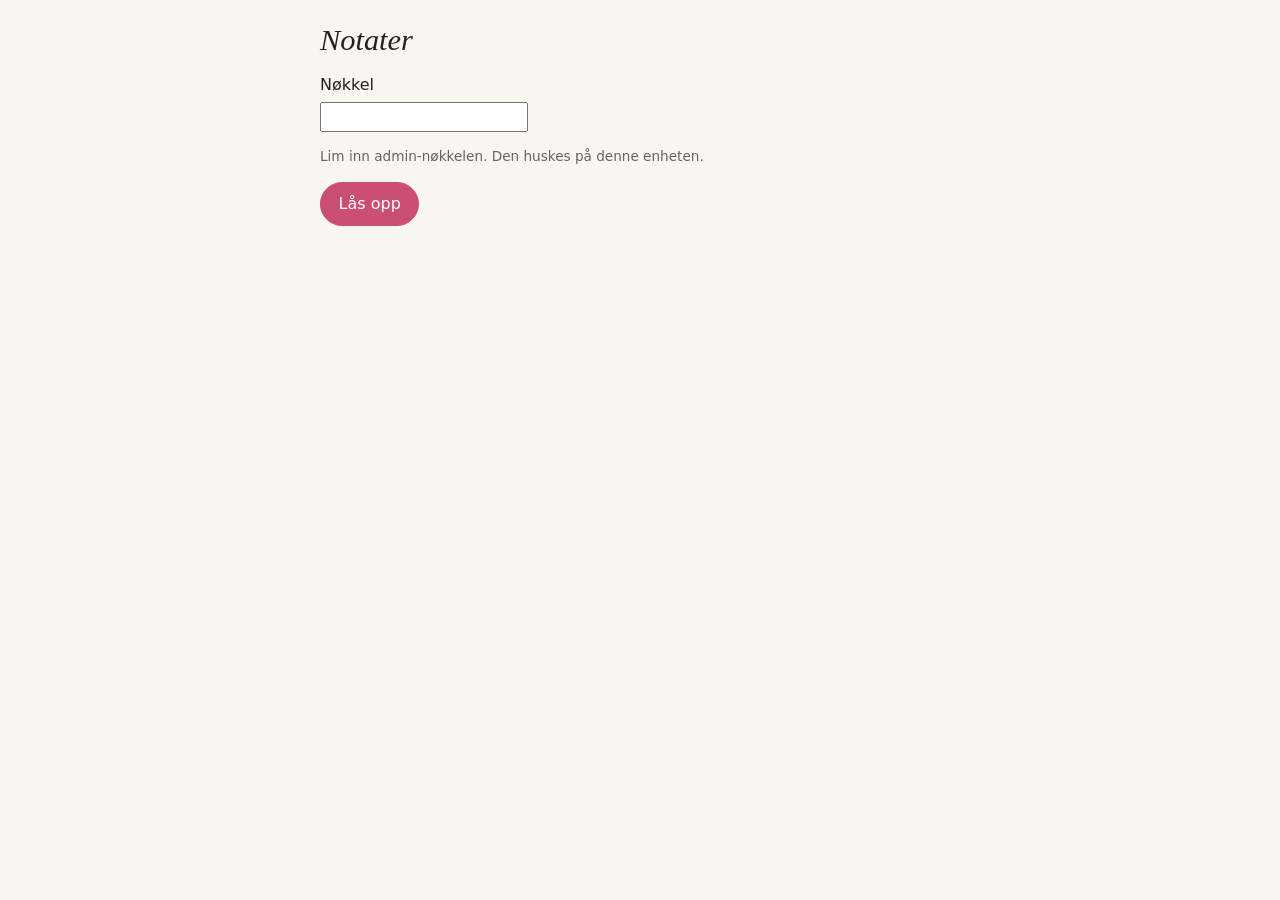
<file: notes-worker/admin.html>
<!DOCTYPE html>
<html lang="nb">
<head>
<meta charset="UTF-8">
<meta name="viewport" content="width=device-width, initial-scale=1, viewport-fit=cover">
<meta name="robots" content="noindex">
<meta name="color-scheme" content="light dark">
<title>Notater · skriv</title>
<style>
  :root {
    color-scheme: light dark;
    --paper: light-dark(oklch(0.975 0.008 80), oklch(0.2 0.01 260));
    --paper-2: light-dark(oklch(0.95 0.012 80), oklch(0.25 0.012 260));
    --ink: light-dark(oklch(0.25 0.01 60), oklch(0.92 0.01 80));
    --muted: light-dark(oklch(0.5 0.01 60), oklch(0.7 0.01 80));
    --line: light-dark(oklch(0.85 0.01 80), oklch(0.35 0.01 260));
    --accent: oklch(0.6 0.16 5);
  }
  * { box-sizing: border-box; }
  body { margin: 0; background: var(--paper); color: var(--ink); font: 16px/1.5 system-ui, sans-serif; padding: max(1rem, env(safe-area-inset-top)) 1rem 6rem; }
  main { max-width: 40rem; margin: 0 auto; }
  h1 { font: italic 1.9rem/1.1 Georgia, serif; margin: 0.5rem 0 1rem; }
  .mono { font: 0.75rem ui-monospace, Menlo, monospace; text-transform: uppercase; letter-spacing: 0.04em; color: var(--muted); }
  button, select, input, textarea { font: inherit; color: inherit; }
  button { white-space: nowrap; border: 1px solid var(--ink); background: var(--paper); border-radius: 999px; padding: 0.55rem 1.1rem; cursor: pointer; }
  button.primary { background: var(--accent); border-color: var(--accent); color: #fff; }
  button.quiet { border-color: var(--line); }
  button:disabled { opacity: 0.5; }
  input[type=text], textarea, select { width: 100%; border: 1px solid var(--line); background: var(--paper-2); border-radius: 0.5rem; padding: 0.6rem 0.7rem; }
  textarea { min-height: 12rem; resize: vertical; font: 1.05rem/1.55 Georgia, serif; }
  label { display: block; margin: 0.9rem 0 0.3rem; }
  .row { display: flex; gap: 0.6rem; flex-wrap: wrap; align-items: center; }
  .row > * { flex: 1; }
  ul.list { list-style: none; padding: 0; margin: 0; border-top: 1px solid var(--line); }
  ul.list li { border-bottom: 1px solid var(--line); padding: 0.8rem 0.2rem; cursor: pointer; display: flex; gap: 0.8rem; justify-content: space-between; }
  ul.list li:hover { background: var(--paper-2); }
  .badge { font-size: 0.7rem; padding: 0.1rem 0.5rem; border-radius: 999px; border: 1px solid var(--line); white-space: nowrap; align-self: start; }
  .badge.pub { border-color: var(--accent); color: var(--accent); }
  .imgs { display: grid; gap: 0.7rem; margin-top: 0.6rem; }
  .img { display: grid; grid-template-columns: 5.5rem 1fr auto; gap: 0.6rem; align-items: center; background: var(--paper-2); border-radius: 0.5rem; padding: 0.4rem; }
  .img img { width: 5.5rem; height: 5.5rem; object-fit: cover; border-radius: 0.3rem; background: var(--line); }
  .img .tools { display: grid; gap: 0.25rem; }
  .img .tools button { padding: 0.2rem 0.6rem; }
  .actions { position: fixed; left: 0; right: 0; bottom: 0; background: var(--paper); border-top: 1px solid var(--line); padding: 0.7rem 1rem max(0.7rem, env(safe-area-inset-bottom)); }
  .actions .row { max-width: 40rem; margin: 0 auto; }
  .preview { border: 1px dashed var(--line); border-radius: 0.5rem; padding: 0.4rem 1rem; margin-top: 1rem; font: 1.05rem/1.6 Georgia, serif; }
  .preview a { color: var(--accent); }
  .status { min-height: 1.4rem; margin-top: 0.6rem; }
  [hidden] { display: none !important; }
  .help { font-size: 0.85rem; color: var(--muted); }
</style>
</head>
<body>
<main>
  <section id="keyView" hidden>
    <h1>Notater</h1>
    <form id="keyForm">
      <label for="key">Nøkkel</label>
      <input type="password" id="key" autocomplete="current-password" required>
      <p class="help">Lim inn admin-nøkkelen. Den huskes på denne enheten.</p>
      <p><button class="primary" type="submit">Lås opp</button></p>
      <p class="status mono" id="keyStatus" role="status"></p>
    </form>
  </section>

  <section id="listView" hidden>
    <div class="row" style="justify-content: space-between"><h1>Notater</h1><button class="primary" id="newBtn" style="flex: 0">Nytt</button></div>
    <ul class="list" id="list"></ul>
    <p class="mono" id="listStatus">Laster…</p>
  </section>

  <section id="editView" hidden>
    <div class="row" style="justify-content: space-between"><button class="quiet" id="backBtn" style="flex: 0">← Alle</button><span class="mono" id="editState"></span></div>
    <label for="title">Tittel <span class="help">(valgfri)</span></label>
    <input type="text" id="title" autocomplete="off">
    <label for="body">Tekst</label>
    <textarea id="body"></textarea>
    <p class="help">Tom linje = nytt avsnitt · **fet** · *kursiv* · [tekst](https://lenke)</p>
    <div class="row">
      <div><label for="lang">Språk</label><select id="lang"><option value="no">Norsk</option><option value="en">English</option><option value="both">Begge</option></select></div>
      <div><label for="kind">Type</label><select id="kind"><option value="note">Kort notat</option><option value="post">Lengre innlegg</option><option value="photos">Bildeserie</option></select></div>
    </div>
    <label>Bilder</label>
    <input type="file" id="files" accept="image/*" multiple>
    <p class="help">Krympes til maks 1600 px før opplasting. Posisjon og annen EXIF fjernes.</p>
    <div class="imgs" id="imgs"></div>
    <div class="preview" id="preview" hidden></div>
    <p class="status mono" id="status" role="status"></p>
    <p><button class="quiet" id="deleteBtn" hidden>Slett innlegget</button></p>
  </section>
</main>

<div class="actions" id="actions" hidden>
  <div class="row">
    <button class="quiet" id="previewBtn">Forhåndsvis</button>
    <button id="draftBtn">Lagre utkast</button>
    <button class="primary" id="publishBtn">Publiser</button>
  </div>
</div>

<script>
  const $ = (s) => document.querySelector(s);
  let posts = [];
  let cur = null;        // the post being edited
  let uploaded = [];     // keys uploaded in this edit, removed again if never saved
  let busy = 0;

  const say = (t) => { $('#status').textContent = t; };
  const fmt = (iso) => iso ? new Date(iso).toLocaleDateString('nb-NO', { day: 'numeric', month: 'short', year: 'numeric' }) : '';

  const KEY = 'notesKey';
  const token = () => { try { return localStorage.getItem(KEY) || ''; } catch (e) { return ''; } };
  const auth = () => ({ Authorization: `Bearer ${token()}` });
  function askKey(msg) {
    try { localStorage.removeItem(KEY); } catch (e) { /* ignore */ }
    $('#keyView').hidden = false; $('#listView').hidden = true; $('#editView').hidden = true; $('#actions').hidden = true;
    $('#keyStatus').textContent = msg || '';
  }
  $('#keyForm').onsubmit = (e) => {
    e.preventDefault();
    try { localStorage.setItem(KEY, $('#key').value.trim()); } catch (err) { /* ignore */ }
    $('#key').value = '';
    $('#keyView').hidden = true; $('#listView').hidden = false;
    loadList();
  };

  async function api(method, path, body) {
    const opts = { method, headers: auth() };
    if (body instanceof Blob) { opts.body = body; opts.headers['Content-Type'] = body.type; }
    else if (body !== undefined) { opts.body = JSON.stringify(body); opts.headers['Content-Type'] = 'application/json'; }
    const res = await fetch(path, opts);
    if (res.status === 403) { askKey('Nøkkelen ble ikke godtatt.'); throw new Error('Ikke logget inn'); }
    if (!res.ok) throw new Error(`${res.status} ${await res.text().catch(() => '')}`.trim());
    return res.json();
  }

  async function loadList() {
    try {
      posts = (await api('GET', '/admin/posts')).posts;
      $('#listStatus').textContent = posts.length ? '' : 'Ingen innlegg ennå.';
    } catch (e) { $('#listStatus').textContent = 'Kunne ikke laste: ' + e.message; }
    $('#list').replaceChildren(...posts.map((p) => {
      const li = document.createElement('li');
      const t = document.createElement('div');
      t.innerHTML = '<strong></strong><div class="mono"></div>';
      t.firstChild.textContent = p.title || p.body.slice(0, 60) || `${p.images.length} bilder`;
      t.lastChild.textContent = `${fmt(p.published_at || p.created_at)} · ${p.kind}${p.images.length ? ` · ${p.images.length} bilder` : ''}`;
      const b = document.createElement('span');
      b.className = 'badge' + (p.status === 'published' ? ' pub' : '');
      b.textContent = p.status === 'published' ? 'Publisert' : 'Utkast';
      li.append(t, b);
      li.onclick = () => edit(p);
      return li;
    }));
  }

  function show(editing) {
    $('#listView').hidden = editing; $('#editView').hidden = !editing; $('#actions').hidden = !editing;
    window.scrollTo(0, 0);
  }

  function edit(p) {
    cur = JSON.parse(JSON.stringify(p));
    uploaded = [];
    $('#title').value = cur.title; $('#body').value = cur.body; $('#lang').value = cur.lang; $('#kind').value = cur.kind;
    $('#deleteBtn').hidden = !cur.id;
    $('#preview').hidden = true;
    say('');
    renderState(); renderImages(); show(true);
  }

  function renderState() {
    const pub = cur.status === 'published';
    $('#editState').textContent = cur.id ? (pub ? `Publisert ${fmt(cur.published_at)}` : 'Utkast') : 'Nytt';
    $('#publishBtn').textContent = pub ? 'Oppdater' : 'Publiser';
    $('#draftBtn').textContent = pub ? 'Avpubliser' : 'Lagre utkast';
  }

  function renderImages() {
    $('#imgs').replaceChildren(...cur.images.map((img, i) => {
      const d = document.createElement('div');
      d.className = 'img';
      d.innerHTML = `<img alt=""><input type="text" placeholder="Alt-tekst (hva viser bildet?)"><div class="tools">
        <button type="button" aria-label="Flytt opp">↑</button><button type="button" aria-label="Flytt ned">↓</button><button type="button" aria-label="Fjern">✕</button></div>`;
      d.querySelector('img').src = img.local || `/img/${img.key}`;
      const alt = d.querySelector('input');
      alt.value = img.alt || '';
      alt.oninput = () => { img.alt = alt.value; };
      const [up, down, rm] = d.querySelectorAll('button');
      const move = (to) => { if (to < 0 || to >= cur.images.length) return; cur.images.splice(to, 0, ...cur.images.splice(i, 1)); renderImages(); };
      up.onclick = () => move(i - 1); down.onclick = () => move(i + 1);
      rm.onclick = () => { cur.images.splice(i, 1); renderImages(); };
      return d;
    }));
  }

  // Shrink in the browser: max 1600 px, WebP (JPEG where the browser can't encode WebP).
  // Drawing to a canvas and re-encoding drops all EXIF, GPS included.
  async function shrink(file) {
    const bmp = await createImageBitmap(file, { imageOrientation: 'from-image' });
    const s = Math.min(1, 1600 / Math.max(bmp.width, bmp.height));
    const w = Math.round(bmp.width * s), h = Math.round(bmp.height * s);
    const c = document.createElement('canvas');
    c.width = w; c.height = h;
    c.getContext('2d').drawImage(bmp, 0, 0, w, h);
    bmp.close && bmp.close();
    const enc = (type, q) => new Promise((r) => c.toBlob(r, type, q));
    let blob = await enc('image/webp', 0.82);
    if (!blob || blob.type !== 'image/webp') blob = await enc('image/jpeg', 0.85);
    return { blob, w, h };
  }

  $('#files').onchange = async (e) => {
    const files = [...e.target.files];
    e.target.value = '';
    if (cur.images.length + files.length > 20) { say('Maks 20 bilder per innlegg.'); return; }
    busy++; lock();
    const base = $('#title').value || 'bilde';
    for (let i = 0; i < files.length; i++) {
      say(`Laster opp ${i + 1} av ${files.length}…`);
      try {
        const { blob, w, h } = await shrink(files[i]);
        const { key } = await api('POST', `/admin/upload?name=${encodeURIComponent(base)}`, blob);
        uploaded.push(key);
        cur.images.push({ key, w, h, alt: '', local: URL.createObjectURL(blob) });
        renderImages();
      } catch (err) { say(`Bilde ${i + 1} feilet: ${err.message}`); }
    }
    busy--; lock();
    if (!$('#status').textContent.includes('feilet')) say('Bildene er lastet opp. Husk å lagre.');
    if (cur.images.length && !$('#body').value.trim() && $('#kind').value === 'note') $('#kind').value = 'photos';
  };

  function lock() { ['#draftBtn', '#publishBtn', '#previewBtn'].forEach((s) => { $(s).disabled = busy > 0; }); }

  async function save(status) {
    if (busy) return;
    const missingAlt = cur.images.filter((i) => !String(i.alt || '').trim()).length;
    if (status === 'published' && missingAlt && !confirm(`${missingAlt} bilde(r) mangler alt-tekst. Publisere likevel?`)) return;
    const payload = {
      title: $('#title').value, body: $('#body').value, lang: $('#lang').value, kind: $('#kind').value,
      images: cur.images.map(({ key, w, h, alt }) => ({ key, w, h, alt })), status,
    };
    busy++; lock(); say('Lagrer…');
    try {
      const { post } = cur.id ? await api('PUT', `/admin/posts/${cur.id}`, payload) : await api('POST', '/admin/posts', payload);
      const locals = new Map(cur.images.map((i) => [i.key, i.local]));
      cur = { ...post, images: post.images.map((i) => ({ ...i, local: locals.get(i.key) })) };
      uploaded = [];
      $('#deleteBtn').hidden = false;
      renderState(); renderImages();
      say(status === 'published' ? 'Publisert. Ute på siden innen et minutt.' : 'Lagret som utkast.');
      loadList();
    } catch (e) { say('Kunne ikke lagre: ' + e.message); }
    busy--; lock();
  }

  $('#draftBtn').onclick = () => save('draft');
  $('#publishBtn').onclick = () => save('published');
  $('#previewBtn').onclick = async () => {
    const box = $('#preview');
    try {
      const { html } = await api('POST', '/admin/render', { body: $('#body').value });
      const t = $('#title').value ? `<h2 style="font-style: italic; font-weight: 400">${$('#title').value.replace(/[&<>]/g, (c) => ({ '&': '&amp;', '<': '&lt;', '>': '&gt;' })[c])}</h2>` : '';
      box.innerHTML = t + (html || '<p class="help">(ingen tekst)</p>');
      box.hidden = false; box.scrollIntoView({ behavior: 'smooth' });
    } catch (e) { say('Forhåndsvisning feilet: ' + e.message); }
  };
  $('#deleteBtn').onclick = async () => {
    if (!cur.id || !confirm('Slette innlegget og bildene for godt? Det kan ikke angres.')) return;
    try { await api('DELETE', `/admin/posts/${cur.id}`); cur = null; show(false); loadList(); }
    catch (e) { say('Kunne ikke slette: ' + e.message); }
  };
  $('#newBtn').onclick = () => edit({ title: '', body: '', lang: 'no', kind: 'note', images: [], status: 'draft' });
  $('#backBtn').onclick = () => {
    // Images uploaded in this edit and never saved are removed again.
    const keep = new Set(cur.id ? (posts.find((p) => p.id === cur.id) || { images: [] }).images.map((i) => i.key) : []);
    uploaded.filter((k) => !keep.has(k)).forEach((k) => fetch(`/admin/upload?key=${encodeURIComponent(k)}`, { method: 'DELETE', headers: auth() }));
    show(false);
  };

  if (token()) { $('#listView').hidden = false; loadList(); } else askKey();
</script>
</body>
</html>
</file>
<file: style.css>
/* ─────────────────────────────────────────────────────────────
   Glenn Svendsen: quiet paper.
   Ink on warm paper, one rose accent, hand-drawn strokes.
   Light/dark via color-scheme + light-dark(); [data-theme] overrides the system.
   ───────────────────────────────────────────────────────────── */

/* Fonts, self-hosted (SIL Open Font License; Latin subset, which covers æ ø å). */
@font-face { font-family: 'Instrument Serif'; font-style: normal; font-weight: 400; font-display: swap; src: url(fonts/instrument-serif.woff2) format('woff2'); }
@font-face { font-family: 'Instrument Serif'; font-style: italic; font-weight: 400; font-display: swap; src: url(fonts/instrument-serif-italic.woff2) format('woff2'); }
@font-face { font-family: 'Instrument Sans'; font-style: normal; font-weight: 400 600; font-display: swap; src: url(fonts/instrument-sans.woff2) format('woff2'); }
@font-face { font-family: 'IBM Plex Mono'; font-style: normal; font-weight: 400; font-display: swap; src: url(fonts/ibm-plex-mono-400.woff2) format('woff2'); }
@font-face { font-family: 'IBM Plex Mono'; font-style: normal; font-weight: 500; font-display: swap; src: url(fonts/ibm-plex-mono-500.woff2) format('woff2'); }

@view-transition { navigation: auto; }

@property --rx { syntax: '<angle>'; inherits: false; initial-value: 0deg; }
@property --ry { syntax: '<angle>'; inherits: false; initial-value: 0deg; }
@property --bleed { syntax: '<percentage>'; inherits: false; initial-value: 0%; }

:root {
  color-scheme: light dark;

  --snow:    light-dark(oklch(1 0 0),          oklch(0.93 0.012 240));
  --ice:     light-dark(oklch(0.93 0.03 225),  oklch(0.62 0.035 230 / 0.5));

  --paper:   light-dark(oklch(0.976 0.008 85), oklch(0.205 0.012 260));
  --paper-2: light-dark(oklch(0.952 0.013 82), oklch(0.245 0.014 260));
  --ink:     light-dark(oklch(0.24 0.012 60),  oklch(0.93 0.012 85));
  --muted:   light-dark(oklch(0.46 0.012 60),  oklch(0.76 0.012 85));
  --faint:   light-dark(oklch(0.53 0.012 60),  oklch(0.64 0.014 85));   /* ≥ 4.5:1 on --paper and --paper-2 */
  --line:    light-dark(oklch(0.24 0.012 60 / 0.13), oklch(0.93 0.012 85 / 0.13));
  --accent:  light-dark(oklch(0.56 0.15 6),    oklch(0.8 0.1 6));
  --shadow:  light-dark(oklch(0.3 0.03 60 / 0.16), oklch(0 0 0 / 0.45));

  --ff-serif: 'Instrument Serif', 'Iowan Old Style', Georgia, serif;
  --ff-sans: 'Instrument Sans', system-ui, sans-serif;
  --ff-mono: 'IBM Plex Mono', ui-monospace, monospace;

  --wrap: 72rem;
  --gutter: clamp(1.25rem, 5vw, 3rem);
  --space: clamp(5rem, 12vw, 9rem);
  --ease: cubic-bezier(0.2, 0.7, 0.2, 1);
}
:root[data-theme='light'] { color-scheme: light; }
:root[data-theme='dark']  { color-scheme: dark; }

*, *::before, *::after { box-sizing: border-box; margin: 0; padding: 0; }

html {
  background: var(--paper);
  scroll-behavior: smooth;
  scroll-padding-top: 5rem;
  -webkit-text-size-adjust: 100%;
}
body {
  font-family: var(--ff-sans);
  font-size: 1.0625rem;
  line-height: 1.65;
  color: var(--ink);
  background: var(--paper);
  -webkit-font-smoothing: antialiased;
  overflow-x: clip;
}

/* Paper: fibres lit from the top left (feTurbulence + feDiffuseLighting), one cached tile.
   A faint warm light drifts down the sheet as you scroll. */
body::before {
  content: '';
  position: fixed;
  inset: 0;
  z-index: 100;
  pointer-events: none;
  background-image: url("data:image/svg+xml,%3Csvg xmlns='http://www.w3.org/2000/svg' width='260' height='260'%3E%3Cfilter id='p'%3E%3CfeTurbulence type='fractalNoise' baseFrequency='0.6 0.9' numOctaves='3' seed='4' stitchTiles='stitch'/%3E%3CfeDiffuseLighting lighting-color='%23fff' surfaceScale='1.6' diffuseConstant='1.1'%3E%3CfeDistantLight azimuth='225' elevation='58'/%3E%3C/feDiffuseLighting%3E%3C/filter%3E%3Crect width='100%25' height='100%25' filter='url(%23p)'/%3E%3C/svg%3E");
  mix-blend-mode: multiply;
  opacity: 0.32;
}
:root { --paper-blend: multiply; }
@media (prefers-color-scheme: dark) { :root:not([data-theme='light']) body::before { mix-blend-mode: soft-light; opacity: 0.22; } }
:root[data-theme='dark'] body::before { mix-blend-mode: soft-light; opacity: 0.22; }

body::after {
  content: '';
  position: fixed;
  inset: -20vh -10vw;
  z-index: -1;
  pointer-events: none;
  background: radial-gradient(60vmax 45vmax at 18% 0%, light-dark(oklch(0.99 0.03 85 / 0.9), oklch(0.32 0.03 260 / 0.55)), transparent 70%);
}
@supports (animation-timeline: scroll()) {
  @media (prefers-reduced-motion: no-preference) {
    body::after { animation: light-drift linear both; animation-timeline: scroll(root); }
  }
}
@keyframes light-drift { to { translate: 40vw 90vh; } }

img, svg, canvas { display: block; max-width: 100%; }
a { color: inherit; }
button { font: inherit; color: inherit; background: none; border: 0; cursor: pointer; }
/* Snappy on touch: no double-tap zoom delay, and a small press so taps feel registered. */
a, button { touch-action: manipulation; -webkit-tap-highlight-color: transparent; }
@media (prefers-reduced-motion: no-preference) {
  button:active, .card:active, .link:active { scale: 0.97; }
}
::selection { background: color-mix(in oklch, var(--accent) 28%, transparent); }
:focus-visible { outline: 2px solid var(--accent); outline-offset: 3px; border-radius: 4px; }

.sr-only {
  position: absolute; width: 1px; height: 1px; padding: 0; margin: -1px;
  overflow: hidden; clip: rect(0 0 0 0); white-space: nowrap; border: 0;
}
.defs { position: absolute; width: 0; height: 0; overflow: hidden; }
.skip-link {
  position: absolute; left: 1rem; top: -4rem; z-index: 200;
  padding: 0.6rem 1rem; background: var(--ink); color: var(--paper); border-radius: 6px;
}
.skip-link:focus { top: 1rem; }

.wrap { width: min(100% - 2 * var(--gutter), var(--wrap)); margin-inline: auto; }
.mono { font-family: var(--ff-mono); font-size: 0.74rem; letter-spacing: 0.06em; }
.section { padding-block: var(--space); position: relative; }

.title {
  font-family: var(--ff-serif);
  font-weight: 400;
  font-size: clamp(2.6rem, 6.4vw, 4.6rem);
  line-height: 1;
  letter-spacing: -0.015em;
  text-wrap: balance;
}
.title em, .hero-lede em { font-style: italic; color: var(--accent); }
.kicker { color: var(--accent); text-transform: uppercase; margin-bottom: 1rem; }
.intro { color: var(--muted); max-width: 38rem; text-wrap: pretty; margin-top: 1.2rem; font-size: 1.1rem; }
p { text-wrap: pretty; }

/* Scroll progress hairline */
.progress {
  position: fixed; inset: 0 0 auto; height: 2px; z-index: 60;
  background: var(--accent);
  transform-origin: 0 50%;
  transform: scaleX(0);
  display: none;
}
@supports (animation-timeline: scroll()) {
  .progress { display: block; animation: grow linear both; animation-timeline: scroll(root); }
}
@keyframes grow { to { transform: scaleX(1); } }

/* ── HEADER ───────────────────────────────── */
.top {
  position: fixed; inset: 0 0 auto; z-index: 50;
  display: flex; align-items: center; justify-content: space-between;
  padding: 0.9rem var(--gutter);
  transition: background-color 0.4s, box-shadow 0.4s;
}
.top.is-scrolled {
  background: color-mix(in oklch, var(--paper) 82%, transparent);
  backdrop-filter: blur(10px) saturate(1.2);
  box-shadow: 0 1px 0 var(--line);
}
.brand { display: block; color: var(--ink); view-transition-name: brand; }
.brand-sig { width: 7.5rem; height: auto; aspect-ratio: 272.2 / 53.6; }
/* The wordmark writes itself in once the big hero signature has scrolled away. */
.js .brand-sig { opacity: 0; translate: 0 6px; transition: opacity 0.5s var(--ease), translate 0.5s var(--ease); }
.js .top.is-scrolled .brand-sig { opacity: 1; translate: 0 0; }
@supports (animation-timeline: view()) {
  body { timeline-scope: --hero-sig; }
  .signature--hero { view-timeline: --hero-sig block; }
  .js .brand-sig, .js .top.is-scrolled .brand-sig {
    opacity: 1; translate: none; transition: none;
    animation: brand-in linear both;
    animation-timeline: --hero-sig;
    animation-range: exit 30% exit 100%;
  }
}
@keyframes brand-in { from { opacity: 0; translate: 0 8px; scale: 0.92; } to { opacity: 1; translate: 0 0; scale: 1; } }

.top-links { display: flex; align-items: center; gap: clamp(0.9rem, 2.5vw, 2rem); }
.top-links a {
  font-size: 0.92rem; text-decoration: none; color: var(--muted); white-space: nowrap;
  background: linear-gradient(currentColor, currentColor) 0 100% / 0 1px no-repeat;
  transition: color 0.25s, background-size 0.35s var(--ease);
}
.top-links a:hover { color: var(--ink); background-size: 100% 1px; }
@media (max-width: 560px) { .top-links a:not([href='#hello']) { display: none; } }
/* Narrow phones: keep the wordmark and the links from touching (a 1rem gap at least). */
.top { gap: 1rem; }
@media (max-width: 420px) {
  .brand-sig { width: 6.25rem; }
  .top-links { gap: 0.6rem; }
  .lang-switch { margin-inline: 0; }
  .lang-switch button { padding-inline: 0.45rem; }
}
@media (max-width: 350px) { .brand-sig { width: 5.25rem; } }

/* EN / NO: the active language is circled by hand, like a word ringed in a notebook. Switching
   erases the old ring quickly and draws a new one around the other language. */
.lang-switch { display: inline-flex; align-items: center; gap: 0.35rem; margin-inline: 0.3rem; font-family: var(--ff-mono); font-size: 0.72rem; letter-spacing: 0.08em; }
.lang-switch[hidden] { display: none; }
.lang-switch button > span { position: relative; display: inline-block; letter-spacing: 0.04em; }
.lang-switch button { position: relative; padding: 0.4rem 0.65rem; color: var(--faint); transition: color 0.3s; }
.lang-switch button[aria-pressed='true'] { color: var(--ink); }
.lang-switch button[aria-pressed='false']:hover { color: var(--muted); }
.lang-slash { font-family: var(--ff-serif); font-style: italic; font-size: 1rem; color: var(--faint); rotate: 8deg; }
.lang-ring {
  position: absolute; top: -0.5em; left: -0.75em; width: calc(100% + 1.5em); height: calc(100% + 1em); max-width: none;
  overflow: visible; pointer-events: none;
  fill: none; stroke: var(--accent); stroke-width: 1.5; stroke-linecap: round;
  filter: url(#sketch-rough);
}
.lang-ring path { vector-effect: non-scaling-stroke; stroke-dasharray: 1 2; stroke-dashoffset: 1.01; transition: stroke-dashoffset 0.22s ease-in; }
.lang-switch button[aria-pressed='true'] .lang-ring path { stroke-dashoffset: 0; transition: stroke-dashoffset 0.6s cubic-bezier(0.5, 0, 0.25, 1) 0.15s; }
/* A faint pencil preview of the ring on hover. */
.lang-switch button[aria-pressed='false']:hover .lang-ring path { stroke-dashoffset: 0.55; transition-duration: 0.35s; }
.lang-switch button[aria-pressed='false']:hover .lang-ring { stroke: var(--faint); }

.theme-toggle { width: 2.2rem; height: 2.2rem; display: grid; place-items: center; border-radius: 50%; color: var(--ink); }
.theme-toggle:hover { background: var(--line); }
.theme-toggle svg { width: 1.2rem; height: 1.2rem; fill: none; stroke: currentColor; stroke-width: 1.6; stroke-linecap: round; stroke-linejoin: round; overflow: visible; }
.theme-toggle :is(.tt-sun, .tt-moon) { transform-origin: 12px 12px; transition: opacity 0.4s, rotate 0.5s var(--ease), scale 0.5s var(--ease); }
.theme-toggle .tt-moon { opacity: 0; rotate: -60deg; scale: 0.6; }
:root.is-dark .theme-toggle .tt-sun { opacity: 0; rotate: 60deg; scale: 0.6; }
:root.is-dark .theme-toggle .tt-moon { opacity: 1; rotate: 0deg; scale: 1; }

/* Theme switch: the new page is revealed by a circle of ink spreading from the toggle. */
::view-transition-old(root), ::view-transition-new(root) { animation: none; mix-blend-mode: normal; }
:root.theme-wipe::view-transition-new(root) { animation: ink-wipe 0.55s var(--ease); }
@keyframes ink-wipe { from { clip-path: circle(0 at var(--wx, 100%) var(--wy, 0%)); } to { clip-path: circle(var(--wr, 150%) at var(--wx, 100%) var(--wy, 0%)); } }
/* Page to page (home ↔ /work/): a quiet cross-fade, the brand morphs. */
:root:not(.theme-wipe)::view-transition-old(root) { animation: fade-out 0.2s ease both; }
:root:not(.theme-wipe)::view-transition-new(root) { animation: fade-in 0.3s 0.05s ease both; }
@keyframes fade-out { to { opacity: 0; } }
@keyframes fade-in { from { opacity: 0; translate: 0 10px; } }

/* ── HERO ─────────────────────────────────── */
.hero {
  position: relative;
  min-height: 100svh;
  display: grid;
  grid-template-rows: 1fr auto;
  padding-top: clamp(6rem, 16vh, 10rem);
  isolation: isolate;
}
.hero-text { position: relative; z-index: 2; align-self: center; }
/* Phones are tall: sit the words just above the skyline instead of floating mid-screen. */
@media (max-width: 600px) {
  .hero { min-height: 92svh; }
  .hero-text { align-self: end; padding-bottom: 0.5rem; }
}

.signature { color: var(--ink); width: 100%; height: auto; overflow: visible; }
.signature--hero { width: min(100%, 46rem); margin-left: -1%; }
.signature--hero .sig-ink { filter: url(#sig-thin); }   /* a finer pen at hero size */
/* Writing: the outline is masked by the pen strokes (pathLength="1"), drawn one after another.
   main.js applies the mask only while writing, so without JS the full signature shows. */
.signature .pen path { stroke-dasharray: 1 2; stroke-dashoffset: 1.01; }
.js .signature--hero:not(.is-writing):not(.is-written) .sig-ink { opacity: 0; }
.js .signature.is-writing .pen path {
  animation: write var(--dur, 0.3s) var(--delay, 0s) cubic-bezier(0.45, 0.05, 0.4, 1) both;
}
@keyframes write { from { stroke-dashoffset: 1.01; } to { stroke-dashoffset: 0; } }

.hero-lede {
  font-family: var(--ff-serif);
  font-size: clamp(1.9rem, 4.6vw, 3.4rem);
  line-height: 1.08;
  letter-spacing: -0.01em;
  margin-top: clamp(1.5rem, 4vw, 2.5rem);
}
.js .hero-lede, .js .hero-meta { opacity: 0; translate: 0 12px; transition: opacity 0.6s var(--ease), translate 0.6s var(--ease); }
.js .hero.is-in .hero-lede { opacity: 1; translate: 0 0; }
.js .hero.is-in .hero-meta { opacity: 1; translate: 0 0; transition-delay: 0.1s; }
.hero-meta { margin-top: 1.4rem; color: var(--muted); display: flex; flex-wrap: wrap; gap: 0.4rem 1.4rem; text-transform: uppercase; }
.hero-clock { display: inline-flex; gap: 0.6rem; }
/* The clock opens the time slider: a dotted underline says it can be tapped. */
.clock-btn { font: inherit; color: inherit; text-transform: inherit; background: none; border: 0; padding: 0; cursor: pointer; touch-action: manipulation;
  text-decoration: underline dotted color-mix(in oklch, currentColor 55%, transparent); text-underline-offset: 4px; }
.clock-btn:hover, .clock-btn:focus-visible, .clock-btn[aria-expanded='true'] { color: var(--accent); }
.hero-clock.is-warped .clock-time { color: var(--accent); }
.timewarp { display: flex; flex-wrap: wrap; align-items: center; gap: 0.4rem 0.9rem; margin-top: 0.9rem; font-size: 0.74rem;
  color: var(--muted); text-transform: uppercase; letter-spacing: 0.04em; }
.timewarp[hidden] { display: none; }
.timewarp label { flex-basis: 100%; }
/* The track is an inked line with a tick for every hour; the thumb is a small rose sun. */
.timewarp input { -webkit-appearance: none; appearance: none; width: min(19rem, 100%); flex: 0 1 19rem; height: 1.6rem; margin: 0;
  background: none; cursor: pointer; color: var(--ink); touch-action: pan-y; }
.timewarp input::-webkit-slider-runnable-track { height: 7px; border-bottom: 1.4px solid currentColor;
  background: repeating-linear-gradient(to right, color-mix(in oklch, currentColor 45%, transparent) 0 1px, transparent 1px calc(100% / 24)) bottom / 100% 5px no-repeat; }
.timewarp input::-moz-range-track { height: 7px; border-bottom: 1.4px solid currentColor;
  background: repeating-linear-gradient(to right, color-mix(in oklch, currentColor 45%, transparent) 0 1px, transparent 1px calc(100% / 24)) bottom / 100% 5px no-repeat; }
.timewarp input::-webkit-slider-thumb { -webkit-appearance: none; width: 15px; height: 15px; margin-top: -1.5px; border-radius: 50%;
  background: var(--accent); border: 2px solid var(--paper); box-shadow: 0 0 0 1px var(--accent); }
.timewarp input::-moz-range-thumb { width: 11px; height: 11px; border-radius: 50%; background: var(--accent); border: 2px solid var(--paper); box-shadow: 0 0 0 1px var(--accent); }
.timewarp input:focus-visible { outline: 1.5px dashed var(--accent); outline-offset: 4px; }
.tw-now { font: inherit; text-transform: inherit; letter-spacing: inherit; color: var(--ink); background: none; border: 1px solid var(--line);
  border-radius: 999px; padding: 0.25rem 0.75rem; cursor: pointer; touch-action: manipulation; }
.tw-now:hover, .tw-now:focus-visible { color: var(--accent); border-color: currentColor; }
.hero-clock::before { content: ''; width: 0.45rem; height: 0.45rem; border-radius: 50%; background: var(--accent); align-self: center; animation: breathe 3s ease-in-out infinite; }
@keyframes breathe { 50% { opacity: 0.35; } }

/* The land: hand-drawn Oslo (generated by assets-src/make_skyline.py) */
/* Height follows the drawing's 1200:260 shape (21.7vw), so on desktop widths the whole panorama shows,
   from Holmenkollen to Ekeberg; narrower screens crop to the middle. */
.land { position: relative; z-index: 1; height: clamp(13rem, 21.7vw, 24rem); margin-top: 1rem; }
.land svg { position: absolute; inset: 0; width: 100%; height: 100%; overflow: visible; }
/* Touch screens too narrow for the whole panorama (below 1200:260 at 13rem high) get it at full width
   in a sideways scroller instead of cropped to the middle, so Dyna and the Ekeberg tram can be swiped to.
   No scrollbar; main.js starts it at the middle and glides it once as a hint. The 3rem headroom keeps
   rain and snow falling in from above the skyline. */
@media (max-width: 957px) and (pointer: coarse) {
  .land { --land-h: 13rem; height: calc(var(--land-h) + 3rem); margin-top: -2rem; overflow: auto hidden;
          scrollbar-width: none; overscroll-behavior-x: contain; }
  .land::-webkit-scrollbar { display: none; }
  .land svg { inset: auto auto 0 0; width: calc(var(--land-h) * 1200 / 260); max-width: none; height: var(--land-h); }
}
.fjord { fill: none; stroke: var(--ink); stroke-linecap: round; stroke-linejoin: round; }
.fjord .ink { filter: url(#sketch-fine); }
.fjord .ink path { stroke-width: 1.5; }
.fjord .ink .thin { stroke-width: 1; stroke-opacity: 0.75; }
.fjord .ink .hand { stroke-width: 1.2; stroke-opacity: 0.95; }
.fjord .ink .hand--hour { stroke-width: 1.5; }
.fjord .ink .trees { stroke-opacity: 0.6; fill: var(--paper); }
.fjord .ink .trees--near { stroke-opacity: 0.45; }
.fjord .ink .trees.pine { stroke-opacity: 1; stroke-width: 1.7; }   /* the nearest thing: darkest line */
.fjord .ink .hatch { stroke-opacity: 0.3; }
.fjord .ink .people { stroke-opacity: 0.9; stroke-width: 0.7; }
.fjord .fill { fill: var(--paper); stroke: none; }
.fjord .accent { stroke: var(--accent); }
/* The city's reflection: a striped, faded mirror of its silhouette (strength 0.45 light, 0.5 dark). */
.fjord .mirror { stroke: none; filter: url(#sketch-fine); transition: opacity 1.5s ease 0.2s; }
.fjord .mirror path { fill: light-dark(oklch(0.82 0.016 70 / 0.45), oklch(0.36 0.016 250 / 0.5)); }
.layer--far path:not(.fill) { stroke-opacity: 0.7; }
/* Atmosphere: the further back, the fainter and finer the line. */
.fjord .layer--back.ink path:not(.fill) { stroke-opacity: 0.32; stroke-width: 1.1; }
.fjord .layer--far.ink path:not(.fill):not(.thin) { stroke-width: 1.25; }

/* Draw-in on first load: far ridge first, then the city, then the water (main.js sets
   pathLength="1" and .is-drawing). Fills are paper, so they need no drawing. */
.js .land:not(.is-drawn) .ink path:not(.fill) { stroke-dasharray: 1 2; stroke-dashoffset: 1.01; }
.js .land.is-drawing .ink path:not(.fill) { animation: draw 1.2s var(--d, 0s) cubic-bezier(0.45, 0.05, 0.3, 1) forwards; }
.js .land .layer--back { --d: 0s; }
.js .land .layer--far  { --d: 0.1s; }
.js .land .layer--mid  { --d: 0.3s; }
.js .land .layer--near { --d: 0.7s; }
.js .land .layer--mid path:nth-child(3n + 2)  { --d: 0.45s; }
.js .land .layer--mid path:nth-child(3n)      { --d: 0.6s; }
@keyframes draw { to { stroke-dashoffset: 0; } }
.js .land:not(.is-drawn) :is(.life, .sky, .flagpole, .lights, .beacon-layer, .mirror, .tram-layer, .dyna-light) { opacity: 0; }
.land :is(.life, .sky, .flagpole, .beacon-layer, .tram-layer, .dyna-light) { transition: opacity 0.9s ease 0.2s; }
/* The red aviation light on the Tryvann tower: a slow glowing pulse after dusk, a dim dot by day. */
.beacon, .beacon-halo { fill: oklch(0.62 0.24 27); stroke: none; }
.beacon { opacity: 0.3; filter: drop-shadow(0 0 1.5px oklch(0.62 0.24 27 / 0.8)) drop-shadow(0 0 4px oklch(0.62 0.24 27 / 0.45)); }
.beacon-halo { opacity: 0; filter: blur(1.6px); transform-box: fill-box; transform-origin: 50% 50%; }
/* The aviation light pulses whenever the windows are lit: after dark, and on grey, wet days. */
/* the aviation light always pulses: softly on clear days, brighter when the lights are on (dusk, night, grey days) */
.land { --beacon-peak: 0.6; --halo-peak: 0.18; }
.land[data-lights] { --beacon-peak: 0.85; --halo-peak: 0.3; }
.beacon { animation: beacon 2.6s ease-in-out infinite; }
.beacon-halo { animation: beacon-halo 2.6s ease-out infinite; }
@keyframes beacon { 0%, 100% { opacity: 0.25; } 40% { opacity: var(--beacon-peak); } }
@keyframes beacon-halo { 0%, 100% { opacity: 0; scale: 0.5; } 40% { opacity: var(--halo-peak); scale: 1.1; } 80% { opacity: 0; scale: 1.5; } }
@media (prefers-reduced-motion: reduce) { .beacon { opacity: var(--beacon-peak); } }
/* Dyna fyr: a green light, long on and short dark (the colour is a choice, not its real sector). Faint by
   day, brighter with a soft halo whenever data-lights is set. */
.lamp, .lamp-halo { fill: oklch(0.72 0.17 150); stroke: none; }
.lamp { opacity: 0.25; filter: drop-shadow(0 0 2.5px oklch(0.72 0.17 150)) drop-shadow(0 0 8px oklch(0.72 0.17 150 / 0.7)); }
.lamp-halo { opacity: 0; filter: blur(3px); }
.land { --lamp-peak: 0.35; --lamp-halo: 0.1; }
.land[data-lights] { --lamp-peak: 1; --lamp-halo: 0.5; }
.dyna-lit { filter: drop-shadow(0 0 1.5px var(--glow)); }
@media (prefers-reduced-motion: no-preference) {
  .lamp { animation: lamp 6s infinite; }
  .lamp-halo { animation: lamp-halo 6s infinite; }
}
@media (prefers-reduced-motion: reduce) { .lamp { opacity: var(--lamp-peak); } .lamp-halo { opacity: var(--lamp-halo); } }
@keyframes lamp { 0%, 72% { opacity: var(--lamp-peak); } 78%, 94% { opacity: 0.05; } 100% { opacity: var(--lamp-peak); } }
@keyframes lamp-halo { 0%, 72% { opacity: var(--lamp-halo); } 78%, 94% { opacity: 0; } 100% { opacity: var(--lamp-halo); } }
/* The flag on City Hall: the one place with real colours (Norway's), drawn small with an ink edge. */
/* Night lights: windows glow warm after dark (data-lights from main.js; "late" keeps only l2 on). */
.land { --glow: light-dark(oklch(0.8 0.13 80), oklch(0.86 0.13 85)); }
.lights path, .ferry-lit, .tram-lit, .dyna-lit { fill: var(--glow); stroke: none; opacity: 0; transition: opacity 1.4s ease; }
.lights-reflect path { fill: none; stroke: var(--glow); stroke-width: 1.8; stroke-linecap: butt; }
/* light-dark() only takes colours, so the strength is a custom property that dark mode raises. */
.land { --lit: 0.75; } .is-dark .land { --lit: 0.92; }
.land[data-lights='on'] .lights :is(.l1, .l2), .land[data-lights='late'] .lights .l2,
.land[data-lights]:not([data-lights='dusk']) :is(.ferry-lit, .tram-lit, .dyna-lit) { opacity: var(--lit); }
.land[data-lights='dusk'] .lights .l2, .land[data-lights='dusk'] :is(.ferry-lit, .tram-lit, .dyna-lit) { opacity: calc(var(--lit) * 0.55); }
/* Reflections follow their own windows (l1/l2), fainter, and not while it's still light or the fjord is frozen. */
.land[data-lights='on'] .lights-reflect :is(.l1, .l2), .land[data-lights='late'] .lights-reflect .l2 { opacity: calc(var(--lit) * 0.55); }
.land[data-lights='dusk'] .lights-reflect :is(.l1, .l2) { opacity: 0; }
.land[data-ice='2'] .lights-reflect { display: none; }
/* On moving water the streaks tremble a little: more as the wind picks up. */
@media (prefers-reduced-motion: no-preference) {
  .land:is([data-wind='breeze'], [data-wind='fresh'], [data-wind='strong']) .lights-reflect path { animation: shimmer 1.8s ease-in-out infinite; }
  .land[data-wind='strong'] .lights-reflect path { animation-duration: 1.1s; }
  .lights-reflect .l2 { animation-delay: -0.7s; }
}
@keyframes shimmer { 0%, 100% { translate: 0 0; } 50% { translate: 0.7px 0.5px; } }
/* A soft halo around the lit windows: one blur for the whole group, stronger on dark paper. */
.lights:not(.lights-reflect) { filter: drop-shadow(0 0 1.6px var(--glow)) drop-shadow(0 0 4px color-mix(in oklch, var(--glow) 55%, transparent)); }
.is-dark .lights:not(.lights-reflect) { filter: drop-shadow(0 0 1.8px var(--glow)) drop-shadow(0 0 6px color-mix(in oklch, var(--glow) 70%, transparent)); }
.life .ferry-lit { filter: drop-shadow(0 0 2px var(--glow)); }
.flagpole path { stroke: none; }

/* Days of the year (data-day from main.js; debug on localhost: ?day=17mai|jul|nyttar).
   17 May: flags on the rooftops and a bigger one on City Hall. Christmas: a tree on Rådhusplassen.
   New Year's Eve: fireworks over the fjord. Snowy days: a ski jumper now and then. */
.land .day { display: none; }
.land[data-day='17mai'] .day-17mai, .land[data-day='jul'] .day-jul, .land[data-day='nyttar'] .day-nyttar { display: inline; }
.land[data-day='17mai'] .flagpole { scale: 1.5; transform-origin: 568px 77px; }
.day-17mai .pole { stroke: var(--ink); stroke-width: 0.6; stroke-opacity: 0.8; }
.day-jul .tree { fill: var(--paper); stroke: var(--ink); stroke-width: 1.1; }
.day-jul .thin { stroke: var(--ink); stroke-width: 0.6; stroke-opacity: 0.6; }
.day-jul :is(.bulbs, .star) { fill: var(--glow); stroke: none; }
.day-jul .star { stroke: var(--ink); stroke-width: 0.4; }
.day-nyttar .burst path { stroke: var(--accent); stroke-width: 1.2; }
.day-nyttar .b2 path, .day-nyttar .b4 path { stroke: var(--glow); }
.jumper-layer { display: none; }
.land[data-cover='light'] .jumper-layer, .land[data-cover='deep'] .jumper-layer { display: inline; }
.jumper path { stroke: var(--ink); stroke-width: 0.9; }
.jumper { opacity: 0; }
@media (prefers-reduced-motion: no-preference) {
  .day-jul .bulbs { animation: twinkle 1.6s steps(2) infinite; filter: drop-shadow(0 0 1.5px var(--glow)); }
  .day-nyttar .burst { animation: burst 3.4s ease-out infinite; }
  .day-nyttar .b2 { animation-delay: -1.1s; } .day-nyttar .b3 { animation-delay: -2.3s; }
  .day-nyttar .b4 { animation-delay: -0.6s; animation-duration: 2.9s; } .day-nyttar .b5 { animation-delay: -1.8s; animation-duration: 3.8s; }
  .jumper { animation: jump 17s linear infinite 4s; }
  .land.is-paused :is(.burst, .jumper, .bulbs) { animation-play-state: paused; }
}
@keyframes burst { 0% { scale: 0.15; opacity: 0; } 8% { opacity: 1; } 45% { scale: 1; opacity: 0.85; } 75%, 100% { scale: 1.08; opacity: 0; } }
@keyframes jump {
  0% { opacity: 0; translate: 0 0; } 0.5% { opacity: 1; }
  3% { translate: calc(var(--jx) * 0.35) calc(var(--jy) * 0.12); }
  6% { translate: calc(var(--jx) * 0.7) calc(var(--jy) * 0.5); }
  8.5% { translate: var(--jx) var(--jy); opacity: 1; }
  11%, 100% { translate: calc(var(--jx) + 14px) calc(var(--jy) + 1px); opacity: 0; }
}
.land .nf-red { fill: oklch(0.52 0.19 25); stroke: none; }
.land .nf-white { fill: oklch(0.98 0.005 85); stroke: none; }
.land .nf-blue { fill: oklch(0.36 0.13 265); stroke: none; }
.flagpole .nf-edge { fill: none; stroke: var(--ink); stroke-width: 0.5; stroke-opacity: 0.6; }

/* Parallax: as the hero scrolls away, the sky sinks fastest, the ridge slower, the city a little. */
@supports (animation-timeline: scroll()) {
  @media (prefers-reduced-motion: no-preference) {
    .land .layer { animation: parallax linear both; animation-timeline: scroll(root); animation-range: 0 100vh; }
    .land .layer--sky  { --py: 90px; }
    .land .layer--back { --py: 68px; }
    .land .layer--far  { --py: 52px; }
    .land .layer--mid  { --py: 22px; }
    .land .layer--near { --py: 0px; }
  }
}
@keyframes parallax { to { translate: 0 var(--py, 0px); } }

/* Life on the fjord */
.life path { stroke-width: 1.2; }
.life .ferry > g path { fill: var(--paper); }
@media (prefers-reduced-motion: no-preference) {
  .ferry { animation: sail 110s linear infinite; }
  .sailboat { animation: bob 5s ease-in-out infinite; transform-box: fill-box; transform-origin: 50% 100%; }
  .gulls { animation: glide 46s linear infinite; }
  .flag { animation: wave var(--flag-t, 1.6s) ease-in-out infinite; transform-box: fill-box; transform-origin: 0% 50%; }
}
.flag { stroke-width: 1.4; }
/* The Ekeberg tram climbs Kongsveien (offset-path from make_skyline.py), stops below Ekebergrestauranten
   (--stop), goes on up past Sjømannsskolen and out of sight, then waits for the next one. */
.fjord .road { stroke-opacity: 0.4; stroke-width: 0.8; }
.fjord .road-poles { stroke-opacity: 0.3; stroke-width: 0.6; }
.tram-layer { filter: url(#sketch-fine); }
.tram { offset-rotate: auto; offset-distance: var(--stop); }
.tram path { stroke-width: 0.9; }
.tram .tram-body { fill: var(--paper); }
.tram .tram-line { stroke-width: 0.6; stroke-opacity: 0.8; }
.tram .tram-pan { stroke-width: 0.7; }
.tram .tram-lit { filter: drop-shadow(0 0 1.5px var(--glow)); }
.tram .snow { stroke-width: 0.3; }
@media (prefers-reduced-motion: no-preference) {
  .tram { animation: tram 80s infinite; }
}
@keyframes tram {
  0%   { offset-distance: 0%; animation-timing-function: cubic-bezier(0.3, 0, 0.6, 1); }
  20%  { offset-distance: var(--stop); animation-timing-function: linear; }
  26%  { offset-distance: var(--stop); animation-timing-function: cubic-bezier(0.5, 0, 0.8, 0.6); }
  52%  { offset-distance: 100%; }
  100% { offset-distance: 100%; }
}
@keyframes sail  { from { translate: -80px 0; } to { translate: 1280px 0; } }
@keyframes bob   { 0%, 100% { rotate: calc(var(--heel, 0deg) - 2.5deg); translate: 0 0; } 50% { rotate: calc(var(--heel, 0deg) + 2.5deg); translate: 0 1.5px; } }
@keyframes glide { from { translate: -500px 10px; } 50% { translate: 300px -12px; } to { translate: 1100px 6px; } }
@keyframes wave  { 0%, 100% { scale: 1 1; } 50% { scale: 0.8 1.15; } }

.sky { filter: url(#sketch-fine); stroke-width: 1.3; }
.sky > g { opacity: 0; transition: opacity 1.2s; }
.sun circle { fill: color-mix(in oklch, var(--accent) 12%, transparent); stroke: var(--accent); }
.sun .thin { stroke: var(--accent); stroke-width: 1; animation: spin 60s linear infinite; transform-box: fill-box; transform-origin: 50% 50%; }
.moon .lit { fill: color-mix(in oklch, var(--glow) 38%, transparent); }
.moon .earth { fill: none; stroke-width: 0.9; stroke-opacity: 0.4; stroke-dasharray: 1.5 2.5; }   /* the dark side, faintly */
/* A soft halo around the moon (one tight, one wide), stronger on dark paper. */
.moon { filter: drop-shadow(0 0 2px var(--glow)) drop-shadow(0 0 9px color-mix(in oklch, var(--glow) 65%, transparent)); }
:root.is-dark .moon { filter: drop-shadow(0 0 3px var(--glow)) drop-shadow(0 0 14px color-mix(in oklch, var(--glow) 85%, transparent)); }
.stars path { stroke-width: 1; animation: twinkle 3.2s ease-in-out infinite; }
.stars path:nth-child(3n) { animation-delay: -1.1s; }
.stars path:nth-child(3n + 1) { animation-delay: -2.2s; animation-duration: 4.1s; }
@keyframes twinkle { 50% { opacity: 0.25; } }
@keyframes spin { to { rotate: 360deg; } }
.land[data-sky='day'] .sun,
.land[data-sky='dusk'] .sun { opacity: 1; }
.land[data-sky='night'] .stars { opacity: 1; }
/* The moon shows whenever it is really above the horizon (pale by day); main.js sets data-moon. */
.land[data-moon] .moon { opacity: 0.55; }
.land[data-moon][data-sky='night'] .moon { opacity: 1; }
.land[data-sky='dusk'] .stars { opacity: 0.45; }
.glint { stroke: var(--accent); stroke-width: 1; opacity: 0; transition: opacity 1.2s, stroke 1.2s; }
.land[data-sky] .glint { opacity: calc(0.7 * var(--glint, 1)); }   /* --glint: the moon's lit fraction (main.js) */
/* At night the glint is the moon's, so it takes the moon's warm light instead of the sun's rose. */
.land[data-sky='night'] .glint { stroke: var(--glow); filter: drop-shadow(0 0 1.5px var(--glow)); }
.land[data-noglint] .glint { opacity: 0; }

/* Aurora: watercolour bands, only on winter nights. */
.aurora { opacity: 0; transition: opacity 2s; mix-blend-mode: multiply; }
/* Golden hour: a warm haze low over the horizon around the sun, at sunset and sunrise, in clear-ish
   weather (data-glow from main.js). Same blending as the aurora: tints paper, lights up night paper. */
.afterglow { opacity: 0; transition: opacity 3s; mix-blend-mode: multiply; overflow: hidden !important; }   /* stays inside the skyline */
.land[data-glow] .afterglow { opacity: 0.9; }
:root.is-dark .land[data-glow] .afterglow { opacity: 0.42; mix-blend-mode: screen; }
@media (prefers-color-scheme: dark) { :root:not([data-theme='light']) .aurora { mix-blend-mode: screen; } }
:root[data-theme='dark'] .aurora { mix-blend-mode: screen; }
.land[data-aurora] .aurora { opacity: 0.55; }
:root.is-dark .land[data-aurora] .aurora { opacity: 0.8; }
.ab { animation: aurora 14s ease-in-out infinite alternate; transform-box: fill-box; transform-origin: 50% 50%; }
.ab2 { animation-duration: 19s; animation-delay: -6s; }
.ab3 { animation-duration: 23s; animation-delay: -11s; }
@keyframes aurora {
  0%   { translate: -3% 0; scale: 1 0.8; opacity: 0.55; }
  50%  { translate: 2% -4%; scale: 1.05 1.25; opacity: 1; }
  100% { translate: 4% 2%; scale: 0.96 0.9; opacity: 0.7; }
}

/* Weather and seasons over the skyline (main.js sets data-wx, data-clouds, data-intensity,
   data-cover and data-ice on .land from the current weather in Oslo). Snow and ice sit in the
   `.cover` groups so they parallax with what they lie on; falling weather is in `.wx-front`. */
.js .land:not(.is-drawn) :is(.cover, .wx-clouds) { opacity: 0; }
.land :is(.cover, .wx-clouds) { transition: opacity 1.2s ease 0.4s; }
.fjord .snow { fill: var(--snow); stroke: var(--ink); stroke-width: 0.5; stroke-opacity: 0.3; opacity: 0; transition: opacity 1.6s; }
.land[data-cover='light'] .snow-light,
.land[data-cover='deep'] :is(.snow-light, .snow-deep) { opacity: 1; }
.fjord .ice { fill: var(--ice); stroke: var(--ink); stroke-width: 0.6; stroke-opacity: 0.35; opacity: 0; transition: opacity 2s; }
.fjord .ice-line { fill: none; stroke: var(--ink); stroke-width: 0.8; stroke-opacity: 0.35; opacity: 0; transition: opacity 2s; }
.fjord .skate { stroke-dasharray: 5 4; stroke-opacity: 0.25; }
.land[data-ice='1'] .ice-1,
.land[data-ice='2'] :is(.ice-1, .ice-2) { opacity: 1; }
.land[data-ice='2'] :is(.sailboat, .mirror) { opacity: 0; }
.sailboat { transition: opacity 1.5s; }

.wx-clouds :is(.cloud, .deck) { opacity: 0; transition: opacity 2.4s; }
.land[data-clouds='1'] .c2,
.land[data-clouds='2'] :is(.c1, .c3, .c4, .c6),
.land[data-clouds='3'] .cloud { opacity: 1; }
.land[data-clouds='3'] .cloud.far { opacity: 0.75; }
.land[data-clouds='3'] .deck { opacity: 1; }
.cloud path { fill: var(--paper); stroke: var(--ink); stroke-width: 1.2; stroke-linejoin: round; }
.cloud path.thin { fill: none; stroke-width: 0.9; stroke-opacity: 0.5; }
.cloud.far path { stroke-width: 0.9; stroke-opacity: 0.45; }
.cloud.far path.thin { stroke-opacity: 0.25; }
.cloud-drift { animation: drift 70s ease-in-out infinite alternate; }
.c1 .cloud-drift { animation-delay: -25s; }
.c3 .cloud-drift { animation-delay: -50s; animation-duration: 90s; }
.cloud.far .cloud-drift { animation-duration: 120s; }
.c5 .cloud-drift { animation-delay: -40s; }
.c6 .cloud-drift { animation-delay: -80s; }
.c7 .cloud-drift { animation-delay: -15s; }
/* The overcast deck: a low grey underside with a few soft hatch strokes. */
.deck-stop { stop-color: color-mix(in oklch, var(--ink) 6%, var(--paper)); }
.deck-fill { stroke: none; }
.deck-edge { fill: none; stroke: var(--ink); stroke-width: 0.9; stroke-opacity: 0.3; filter: url(#sketch-fine); }
.deck path.thin { fill: none; stroke: var(--ink); stroke-width: 0.8; stroke-opacity: 0.16; }

/* A haze over the horizon that takes the colour of the weather: faint grey under cloud, cool and grey
   in rain, pale blue-white in snow, milky in fog. All from the tokens, all low-key. */
.land { --wash: transparent; }
.wx-wash { opacity: 0; transition: opacity 2.4s; }
.wx-wash rect { stroke: none; }
.wash-stop { stop-color: var(--wash); transition: stop-color 2.4s; }
.land[data-clouds='2'] { --wash: color-mix(in oklch, var(--ink) 5%, transparent); }
.land[data-clouds='3'] { --wash: color-mix(in oklch, var(--ink) 9%, transparent); }
.land:is([data-wx='rain'], [data-wx='storm']) { --wash: color-mix(in oklch, oklch(0.55 0.03 240) 16%, transparent); }
.land[data-wx='storm'] { --wash: color-mix(in oklch, oklch(0.45 0.03 260) 22%, transparent); }
.land[data-wx='snow'] { --wash: light-dark(oklch(0.82 0.03 240 / 0.22), oklch(0.9 0.015 240 / 0.12)); }
.land[data-wx='fog'] { --wash: color-mix(in oklch, var(--paper) 80%, var(--ink) 6%); }
.land:is([data-clouds='2'], [data-clouds='3'], [data-wx='fog']) .wx-wash { opacity: 1; }

/* Cosy bits: smoke from the boathouse chimney on cold days, rings on the fjord in the rain. */
.chimney .puff { fill: none; stroke: var(--ink); stroke-width: 1.1; stroke-opacity: 0; transform-box: fill-box; transform-origin: 50% 100%; }
.land[data-cold] .chimney .puff { animation: puff 6s ease-out var(--d, 0s) infinite; }
@keyframes puff {
  0%   { stroke-opacity: 0; translate: 0 6px; scale: 0.6; }
  25%  { stroke-opacity: 0.6; }
  100% { stroke-opacity: 0; translate: var(--smoke-dx, 5px) var(--smoke-dy, -14px); scale: 1.25; }
}
.wx-ripple ellipse { fill: none; stroke: var(--ink); stroke-width: 0.7; opacity: 0; transform-box: fill-box; transform-origin: 50% 50%; }
.land:is([data-wx='rain'], [data-wx='storm']) .wx-ripple ellipse { animation: ripple 2.4s ease-out var(--d, 0s) infinite; }
.land[data-intensity='light'] .wx-ripple ellipse:nth-child(2n) { display: none; }
.land[data-ice='2'] .wx-ripple { display: none; }   /* no rain rings on a frozen fjord */
@keyframes ripple { 0% { opacity: 0.55; scale: 0.2; } 100% { opacity: 0; scale: 1.4; } }
@keyframes drift { from { translate: -36px 0; } to { translate: 36px 0; } }
/* Heavy cloud dims the sun and moon; rain, snow and thunder hide them; fog leaves a pale, rayless disc.
   Only while each is actually up: otherwise the dimming would bring a set sun back at night. */
.land[data-clouds='3']:is([data-sky='day'], [data-sky='dusk']) .sky .sun, .land[data-clouds='3'][data-moon] .sky .moon { opacity: 0.45; }
.land:is([data-wx='rain'], [data-wx='snow'], [data-wx='storm']) .sky :is(.sun, .moon),
.land:is([data-wx='rain'], [data-wx='snow'], [data-wx='storm']) .glint { opacity: 0; }
.land[data-wx='fog']:is([data-sky='day'], [data-sky='dusk']) .sky .sun, .land[data-wx='fog'][data-moon] .sky .moon { opacity: 0.4; }
.land[data-wx='fog'] .sun .thin { opacity: 0; }
.land[data-wx='fog'] .glint { opacity: 0.2; }
.sun .thin { transition: opacity 1.2s; }
.land[data-clouds='3'] .sky .stars,
.land[data-wx]:not([data-wx='clear']):not([data-wx='cloud']) .sky .stars { opacity: 0; }

.wx-front > * { opacity: 0; transition: opacity 1.5s; }
.land[data-wx='rain'] .wx-rain,
.land[data-wx='storm'] .wx-rain,
.land[data-wx='snow'] .wx-snow,
.land[data-wx='fog'] .wx-fog { opacity: 1; }
.wx-rain path { fill: none; stroke: var(--muted); stroke-width: 1; stroke-linecap: round; stroke-opacity: 0.55; animation: fall var(--t, 1s) linear var(--d, 0s) infinite; }
.wx-snow circle { fill: var(--snow); stroke: var(--faint); stroke-width: 0.5; animation: flake var(--t, 9s) linear var(--d, 0s) infinite; }
.land[data-intensity='light'] :is(.wx-rain path, .wx-snow circle):nth-child(2n) { display: none; }
.land:not([data-intensity='heavy']) :is(.wx-rain path, .wx-snow circle):nth-child(5n) { display: none; }
@keyframes fall { from { translate: 0 -30px; } to { translate: -22px 250px; } }
/* Wind (main.js, from the real wind in Oslo; the panorama looks north, so an easterly push is to the right).
   The flag flies to the side the wind blows and waves faster as it freshens, the sailboat heels, the
   smoke leans and flattens, rain slants with it, snow drifts, and a fresh breeze raises white caps. */
.flag-wind { scale: var(--flag-dir, 1) 1; transform-box: fill-box; transform-origin: 0% 50%; transition: scale 1.2s ease; }
.sailboat { rotate: var(--heel, 0deg); transform-box: fill-box; transform-origin: 50% 100%; }
.wx-rain { scale: var(--rain-flip, 1) 1; transform-origin: 630px 0; }
.wx-snow { transform: skewX(var(--snow-skew, 0deg)); }
.wx-caps path { fill: none; stroke: var(--ink); stroke-width: 0.8; stroke-opacity: 0; }
.land[data-wind='fresh'] .wx-caps path:nth-child(2n),
.land[data-wind='strong'] .wx-caps path { animation: cap 4s ease-in-out var(--d, 0s) infinite; }
.land[data-ice='2'] .wx-caps { display: none; }
@keyframes cap { 0%, 100% { stroke-opacity: 0; } 30%, 60% { stroke-opacity: 0.5; } }
@media (prefers-reduced-motion: reduce) {
  .land[data-wind='fresh'] .wx-caps path:nth-child(2n), .land[data-wind='strong'] .wx-caps path { animation: none; stroke-opacity: 0.4; }
}
@keyframes flake {
  0%   { translate: 0 -20px; }
  25%  { translate: var(--s, 10px) 50px; }
  50%  { translate: 0 120px; }
  75%  { translate: calc(var(--s, 10px) * -1) 190px; }
  100% { translate: 0 262px; }
}
.wx-fog { filter: blur(5px); }
.wx-fog path { fill: none; stroke: var(--paper); stroke-width: 18; stroke-linecap: round; opacity: 0.85; animation: fog 14s ease-in-out var(--d, 0s) infinite alternate; }
@keyframes fog { from { opacity: 0.55; translate: -20px 0; } to { opacity: 0.9; translate: 20px 0; } }
.bolt { fill: none; stroke: var(--accent); stroke-width: 1.6; stroke-linejoin: round; stroke-linecap: round; }
.land[data-wx='storm'] .wx-front > .bolt { animation: bolt 11s linear infinite; }
/* One soft double flash every 11 s (well under the 3-flashes-a-second limit). */
@keyframes bolt { 0%, 92% { opacity: 0; } 93% { opacity: 1; } 94% { opacity: 0; } 95.5% { opacity: 0.8; } 97%, 100% { opacity: 0; } }
/* Off-screen, everything on the skyline holds still. */
.land.is-paused :is(.wx-front *, .cloud-drift, .puff, .wx-ripple ellipse, .ferry, .gulls, .sailboat, .tram, .flag, .ab, .stars path, .smoke, .beacon, .beacon-halo, .lamp, .lamp-halo, .wx-caps path, .lights-reflect path) { animation-play-state: paused; }
@media (prefers-reduced-motion: reduce) {
  .wx-rain, .wx-snow, .bolt, .wx-ripple { display: none; }
  .land[data-cold] .chimney .puff:first-child { animation: none; stroke-opacity: 0.4; translate: 2px -4px; }
}

/* ── ABOUT ────────────────────────────────── */
.about { display: grid; grid-template-columns: minmax(0, 20rem) minmax(0, 1fr); gap: clamp(2rem, 7vw, 6rem); align-items: center; }
.about-text p { color: var(--muted); margin-top: 1.2rem; max-width: 36rem; font-size: 1.12rem; }
.about-text p:first-of-type { margin-top: 1.6rem; }
/* The portrait is a print taped to the page; once developed, a hand-drawn speech bubble says hi. It "develops" from a washed-out, blurry proof to full
   colour as it scrolls into view, then straightens a little on hover. */
.portrait { position: relative; max-width: 21rem; }
.print {
  position: relative;
  padding: 0.7rem 0.7rem 0.4rem;
  background: oklch(0.975 0.01 85);
  border-radius: 3px;
  box-shadow: 0 1px 2px var(--shadow), 0 22px 40px -22px var(--shadow);
  rotate: -2deg;
  transition: rotate 0.7s var(--ease), translate 0.7s var(--ease);
}
.portrait:hover .print { rotate: 0.4deg; translate: 0 -4px; }
.print-photo { position: relative; overflow: hidden; border-radius: 1px; background: oklch(0.9 0.01 85); }
.print-photo img { width: 100%; height: auto; aspect-ratio: 4 / 5; object-fit: cover; object-position: 50% 40%; }
.print-caption {
  font-family: var(--ff-serif); font-style: italic; font-size: 1.45rem; line-height: 1;
  color: oklch(0.3 0.012 60); text-align: center; padding: 0.7rem 0 0.55rem;
}
.tape {
  position: absolute; z-index: 2; width: 5.2rem; height: 1.6rem;
  background: color-mix(in oklch, var(--accent) 28%, oklch(0.96 0.02 85) 72%); opacity: 0.8;
  box-shadow: 0 1px 2px var(--shadow);
  clip-path: polygon(0 8%, 4% 0, 8% 10%, 12% 0, 100% 0, 96% 12%, 100% 25%, 96% 38%, 100% 50%, 96% 62%, 100% 75%, 96% 88%, 100% 100%, 8% 100%, 4% 92%, 0 100%, 3% 80%, 0 60%, 3% 40%, 0 20%);
}
.tape--a { top: -0.55rem; left: 1.2rem; rotate: -9deg; }
.tape--b { top: -0.4rem; right: 0.6rem; rotate: 7deg; width: 4.4rem; }
.js .print-photo img {
  filter: grayscale(1) sepia(0.45) brightness(1.3) contrast(0.6) blur(5px);
  transition: filter 1.6s cubic-bezier(0.3, 0.1, 0.2, 1) 0.1s;
}
.js .portrait.is-developed .print-photo img { filter: none; }
.bubble { position: absolute; right: 3%; top: 9%; width: 36%; aspect-ratio: 90 / 64; transform-origin: 28% 100%; pointer-events: none; }
.bubble svg { width: 100%; height: 100%; overflow: visible; fill: oklch(0.99 0.008 85); stroke: var(--accent); stroke-width: 1.6; stroke-linejoin: round; stroke-linecap: round; filter: drop-shadow(0 2px 3px oklch(0 0 0 / 0.18)); }
.bubble-line { stroke-dasharray: 1 2; stroke-dashoffset: 1.01; fill-opacity: 0; transition: stroke-dashoffset 0.6s var(--ease) 1.9s, fill-opacity 0.4s ease 2.4s; }
.portrait.is-developed .bubble-line { stroke-dashoffset: 0; fill-opacity: 1; }
.bubble-text {
  position: absolute; inset: 0 0 20% 0; display: grid; place-items: center;
  font-family: var(--ff-serif); font-style: italic; font-size: clamp(1.3rem, 2.6vw, 1.8rem); line-height: 1;
  color: oklch(0.3 0.012 60); rotate: -4deg;
  opacity: 0; transition: opacity 0.3s ease 2.6s;
}
.portrait.is-developed .bubble-text { opacity: 1; }
@media (prefers-reduced-motion: no-preference) {
  .portrait:hover .bubble { animation: hi 0.9s var(--ease); }
}
@keyframes hi { 30% { rotate: -6deg; scale: 1.08; } 60% { rotate: 4deg; scale: 1.04; } }
@media (prefers-reduced-motion: reduce) { .js .print-photo img { filter: none; } .bubble-line { stroke-dashoffset: 0; fill-opacity: 1; } .bubble-text { opacity: 1; } }
@media (max-width: 760px) {
  .about { grid-template-columns: 1fr; }
  .portrait { max-width: 16rem; margin-inline: auto; }
}

/* ── PROJECTS ─────────────────────────────── */
.section-head { margin-bottom: clamp(2.5rem, 6vw, 4rem); }
.cards {
  list-style: none;
  display: grid;
  grid-template-columns: repeat(auto-fill, minmax(min(100%, 19rem), 1fr));
  gap: clamp(1.25rem, 3vw, 2rem);
}
.cards > li { container-type: inline-size; }
.card {
  --lift: 0px;
  display: flex; flex-direction: column; height: 100%;
  text-decoration: none;
  background: var(--paper);
  border: 1px solid var(--line);
  border-radius: 14px;
  overflow: hidden;
  transform: perspective(900px) rotateX(var(--rx)) rotateY(var(--ry)) translateY(var(--lift));
  transition: --rx 0.3s var(--ease), --ry 0.3s var(--ease), transform 0.3s var(--ease), box-shadow 0.3s var(--ease), opacity 0.25s, filter 0.25s;
  box-shadow: 0 1px 1px var(--shadow);
}
.card:hover, .card:focus-visible { --lift: -4px; box-shadow: 0 1px 1px var(--shadow), 0 22px 40px -24px var(--shadow); }
.card.is-tilting { transition: transform 0.3s var(--ease), box-shadow 0.3s var(--ease); }
/* Focus the one you're looking at: the others step back a little. */
@media (hover: hover) {
  .cards:has(.card:hover) .card:not(:hover) { opacity: 0.6; filter: saturate(0.6); }
}

.plate {
  position: relative;
  aspect-ratio: 16 / 10;
  background:
    radial-gradient(circle at 30% 20%, light-dark(oklch(1 0 0 / 0.7), oklch(1 0 0 / 0.04)), transparent 60%),
    var(--paper-2);
  border-bottom: 1px solid var(--line);
  overflow: hidden;
}
.plate-art { position: absolute; inset: 0; display: grid; place-items: center; }
.plate .cover { width: 100%; height: 100%; object-fit: cover; transition: scale 0.5s var(--ease); }
/* Clips: a short silent loop fades in over the plate (hover on desktop, mostly in view on touch;
   main.js decides, and only downloads it when first wanted). The card stays one big link: the video is
   decorative and ignores the pointer. */
.plate .clip { position: absolute; inset: 0; width: 100%; height: 100%; object-fit: cover; opacity: 0; pointer-events: none; transition: opacity 0.5s var(--ease); }
.plate .clip.is-playing { opacity: 1; }
html:not(.js) .plate .clip { display: none; }
@media (prefers-reduced-motion: reduce) { .plate .clip { display: none; } }
.plate .logo {
  width: 30%; height: auto; border-radius: 22%;
  box-shadow: 0 1px 2px var(--shadow), 0 16px 26px -14px var(--shadow);
  transition: scale 0.5s var(--ease), rotate 0.5s var(--ease);
}
.plate .logo--wide { width: 44%; border-radius: 12px; }
/* One print treatment for every cover and clip: a touch muted and warm, dimmed in the dark theme so the
   lighter covers don't glow, with a thin paper mat inside the plate, like a photo print laid on the page. */
.plate :is(.cover, .clip) { filter: saturate(0.9) sepia(0.05); }
.is-dark .plate :is(.cover, .clip) { filter: saturate(0.85) sepia(0.06) brightness(0.84); }
.plate::after {
  content: ''; position: absolute; inset: 0; pointer-events: none;
  box-shadow: inset 0 0 0 5px color-mix(in oklch, var(--paper) 55%, transparent), inset 0 0 0 6px var(--line);
}
.card:hover .cover { scale: 1.04; }
.card:hover .logo { scale: 1.06; rotate: -3deg; }

/* Ink bleed: the art soaks into the paper as it scrolls into view. The radial mask grows and
   the wrapper's #ink-bleed filter roughens its edge into a watercolour bloom. JS only. */
.js .plate.will-bleed .plate-art { -webkit-mask-image: radial-gradient(circle at 50% 55%, #000 var(--bleed), transparent calc(var(--bleed) + 10%)); mask-image: radial-gradient(circle at 50% 55%, #000 var(--bleed), transparent calc(var(--bleed) + 10%)); }
.js .plate.will-bleed { filter: url(#ink-bleed); }
.js .plate.is-bleeding .plate-art { animation: bleed 1.1s var(--ease) forwards; }
@keyframes bleed { to { --bleed: 110%; } }

.card-body {
  position: relative;
  display: grid;
  grid-template-columns: auto 1fr auto;
  align-items: baseline;
  column-gap: 0.8rem;
  padding: 1.1rem 1.25rem 1.3rem;
  flex: 1;
}
.card-num { color: var(--faint); grid-row: 1; }
.card-name { font-family: var(--ff-serif); font-weight: 400; font-size: 1.7rem; line-height: 1.1; grid-column: 2; }
.card-desc { grid-column: 2; color: var(--muted); margin-top: 0.3rem; font-size: 0.98rem; }
.card-tag { grid-column: 2; color: var(--faint); margin-top: 0.8rem; }
/* Where to get it: small hand-drawn pills (App Store / Play in browser in the accent, prototypes plain). */
.card-status { grid-column: 2; display: flex; flex-wrap: wrap; gap: 0.4rem; margin-top: 0.75rem; }
.chip {
  font-family: var(--ff-mono); font-size: 0.68rem; letter-spacing: 0.06em; text-transform: uppercase; line-height: 1;
  padding: 0.32rem 0.55rem 0.28rem; color: var(--muted);
  border: 1px solid color-mix(in oklch, currentColor 55%, transparent);
  border-radius: 255px 15px 225px 15px / 15px 225px 15px 255px;
}
.chip--go { color: var(--accent); }
.card-arrow { grid-column: 3; grid-row: 1; color: var(--accent); font-size: 1.1rem; transition: translate 0.25s var(--ease); }
.card:hover .card-arrow { translate: 3px -3px; }
@container (min-width: 30rem) {
  .card-name { font-size: 2rem; }
}

/* Cards and other blocks rise in as they enter. */
@supports (animation-timeline: view()) {
  @media (prefers-reduced-motion: no-preference) {
    .js .reveal, .js .cards > li {
      animation: rise linear both;
      animation-timeline: view();
      animation-range: entry 0% entry 40%;
    }
  }
}
@supports not (animation-timeline: view()) {
  .js .reveal, .js .cards > li { opacity: 0; translate: 0 12px; transition: opacity 0.5s var(--ease), translate 0.5s var(--ease); }
  .js .is-visible { opacity: 1; translate: 0 0; }
}
@keyframes rise { from { opacity: 0; translate: 0 16px; } }

/* ── SKETCHES ─────────────────────────────── */
.sketch-grid {
  display: grid;
  grid-template-columns: 1fr;
  gap: clamp(3rem, 7vw, 5rem) clamp(2rem, 6vw, 5rem);
}
@media (min-width: 720px) { .sketch-grid { grid-template-columns: repeat(2, minmax(0, 1fr)); } }
/* Phones: a smaller drawing with the figure number and title beside it (alternating sides), the text
   below, so the six sketches don't each take a whole screen. */
@media (max-width: 719px) {
  .sketch-grid { row-gap: 2.6rem; }
  .sketch-card { display: grid; grid-template-columns: minmax(0, 1.55fr) minmax(0, 1fr); grid-template-rows: 1fr auto auto 1fr auto; column-gap: 0.9rem; }
  .sketch-card > .sketch { grid-column: 1; grid-row: 1 / 5; align-self: center; }
  .sketch-card > .sketch-fig { grid-column: 2; grid-row: 2; margin-top: 0; }
  .sketch-card > h3 { grid-column: 2; grid-row: 3; font-size: 1.6rem; margin-bottom: 0; }
  .sketch-card > p:last-child { grid-column: 1 / -1; grid-row: 5; margin-top: 0.7rem; }
  .sketch-card:nth-child(even) { grid-template-columns: minmax(0, 1fr) minmax(0, 1.55fr); }
  .sketch-card:nth-child(even) > .sketch { grid-column: 2; }
  .sketch-card:nth-child(even) > :is(.sketch-fig, h3) { grid-column: 1; text-align: right; }
  .sketch text { font-size: 9.5px; }
}
.sketch-card h3 { font-family: var(--ff-serif); font-weight: 400; font-size: 1.9rem; line-height: 1.1; margin-bottom: 0.5rem; }
.sketch-card > p:last-child { color: var(--muted); max-width: 34rem; }
.sketch-fig { color: var(--accent); margin: 0.6rem 0 0.4rem; font-family: var(--ff-mono); font-size: 0.72rem; letter-spacing: 0.08em; text-transform: uppercase; }
.sketch {
  color: var(--ink);
  cursor: url("data:image/svg+xml,%3Csvg xmlns='http://www.w3.org/2000/svg' width='28' height='28' viewBox='0 0 28 28'%3E%3Cpath d='M3 25 L5 18 L20 3 L25 8 L10 23 Z' fill='%23f6f1e7' stroke='%23332e2a' stroke-width='1.4' stroke-linejoin='round'/%3E%3Cpath d='M3 25 L5 18 L10 23 Z' fill='%23332e2a'/%3E%3Cpath d='M17 6 L22 11' stroke='%23332e2a' stroke-width='1.2'/%3E%3C/svg%3E") 3 25, crosshair;
}
.sketch svg { width: 100%; max-width: 30rem; height: auto; aspect-ratio: 200 / 140; overflow: visible; fill: none; stroke: currentColor; stroke-linecap: round; stroke-linejoin: round; }
.sketch .ink, .sketch .notes path, .sketch .trail { filter: url(#sketch-rough); }
.sketch .ink > * { stroke-width: 1.4; }
.sketch .ink > .thin { stroke-width: 0.9; stroke-opacity: 0.8; }
.sketch .ink > .ghost { stroke-opacity: 0.3; stroke-width: 0.9; fill: none; }
.sketch .ink > .solid { fill: var(--paper); }   /* parts that sit in front of lines behind them */
.sketch .ink > .accent { stroke: var(--accent); stroke-width: 1.4; }
.sketch .notes path { stroke-width: 0.8; stroke-opacity: 0.5; }
.sketch .trail { stroke: var(--accent); stroke-width: 1; stroke-dasharray: 3 4; stroke-opacity: 0.8; }
.sketch text { font-family: var(--ff-mono); font-size: 7px; fill: var(--faint); stroke: none; }

/* Draw-in. Paths get pathLength="1" from main.js, so one dash is the whole stroke. With
   scroll-driven animations the sketch draws as fast as you scroll (and undraws going back);
   elsewhere it draws once when it comes into view. */
.js .sketch [pathLength] { stroke-dasharray: 1 2; }
.js .sketch text, .js .sketch .trail { opacity: 0; transition: opacity 0.45s ease 0.1s; }
.js .sketch.is-drawn text, .js .sketch.is-drawn .trail { opacity: 1; }
@media (prefers-reduced-motion: no-preference) {
  @supports (animation-timeline: view()) {
    .js .sketch { view-timeline: --sketch block; }
    .js .sketch [pathLength] {
      animation: undraw linear both reverse;
      animation-timeline: --sketch;
      animation-range: entry 10% cover 30%;
    }
    .js .sketch [pathLength]:nth-child(3n + 2) { animation-range: entry 20% cover 36%; }
    .js .sketch [pathLength]:nth-child(3n)     { animation-range: entry 30% cover 40%; }
  }
  @supports not (animation-timeline: view()) {
    .js .sketch [pathLength] { stroke-dashoffset: 1.01; transition: stroke-dashoffset 0.9s cubic-bezier(0.4, 0, 0.2, 1); }
    .js .sketch [pathLength]:nth-child(3n + 2) { transition-delay: 0.1s; }
    .js .sketch [pathLength]:nth-child(3n)     { transition-delay: 0.2s; }
    .js .sketch.is-drawn [pathLength] { stroke-dashoffset: 0; }
  }
}
@keyframes undraw { to { stroke-dashoffset: 1.01; } }

/* Once drawn, one detail per sketch comes alive (keyed by card class, so the order can change). */
@media (prefers-reduced-motion: no-preference) {
  .sketch.is-drawn .accent { transform-box: fill-box; }
  .sketch-card--run .sketch.is-drawn .accent { transform-origin: 100% 100%; animation: flutter 1.4s ease-in-out infinite; }
  .sketch-card--hike .sketch.is-drawn .accent { transform-origin: 0% 50%; animation: wave 1.8s ease-in-out infinite; }
  .sketch-card--bike .sketch.is-drawn :is(path[d^='M50 76'], path[d^='M172 76']) { transform-box: fill-box; transform-origin: 50% 50%; animation: spin 7s linear infinite; }
  .sketch-card--bike .sketch.is-drawn .accent { animation: blink 2.4s steps(1) infinite; }
  .sketch-card--board .sketch.is-drawn .accent { transform-origin: 0% 100%; animation: spray 2.2s ease-out infinite; }
  .sketch-card--board .sketch.is-drawn .flake { transform-box: fill-box; animation: flake-drift 5s ease-in-out infinite; }
  .sketch-card--board .sketch.is-drawn .flake:nth-of-type(2n) { animation-duration: 6.5s; animation-delay: -2s; }
  .sketch-card--board .sketch.is-drawn .flake:nth-of-type(3n) { animation-duration: 4.2s; animation-delay: -3.1s; }
  .sketch-card--camera .sketch.is-drawn .accent { animation: nudge 3s ease-in-out infinite; }
  .sketch-card--music .sketch.is-drawn .platter { transform-box: fill-box; transform-origin: 50% 50%; animation: spin 1.8s linear infinite; }
  .sketch.is-paused :is(.accent, .platter, .flake, path[d^='M50 76'], path[d^='M172 76']) { animation-play-state: paused; }
}
@keyframes flutter { 50% { rotate: -6deg; } }
@keyframes wave { 0%, 100% { scale: 1 1; } 50% { scale: 0.82 1.1; } }
@keyframes blink { 50% { stroke-opacity: 0.15; } }
@keyframes spray { 0% { opacity: 0; scale: 0.6; } 25% { opacity: 1; } 70%, 100% { opacity: 0; scale: 1.15; translate: 3px -2px; } }
@keyframes flake-drift { 0%, 100% { translate: 0 -3px; opacity: 0.4; } 50% { translate: 2px 4px; opacity: 1; } }
@keyframes nudge { 0%, 80%, 100% { translate: 0 0; } 86% { translate: 0 1.6px; } 92% { translate: 0 0; } }

/* The turntable drawing is a link to the playlist. */
.sketch-link { display: block; text-decoration: none; cursor: pointer; }
.sketch-link:hover .notes text { fill: var(--accent); }
.sketch-card p .link-inline { font-size: 1.12em; color: var(--ink); }
.sketch-card p .link-inline:hover { color: var(--accent); }

.sketch-close { margin-top: clamp(3rem, 7vw, 5rem); font-family: var(--ff-serif); font-style: italic; font-size: clamp(1.4rem, 3vw, 1.9rem); color: var(--muted); text-align: center; text-wrap: balance; }

/* ── HELLO ────────────────────────────────── */
.hello { padding-bottom: 3rem; border-top: 1px solid var(--line); }
.links { margin-top: clamp(2rem, 5vw, 3rem); border-top: 1px solid var(--line); container-type: inline-size; }
.link {
  display: flex; align-items: baseline; justify-content: space-between; gap: 1rem;
  padding: 1.15rem 0.2rem;
  text-decoration: none;
  border-bottom: 1px solid var(--line);
  transition: padding 0.4s var(--ease), color 0.3s;
}
.link:hover { padding-inline: 0.8rem 0.2rem; }
.link-text { font-family: var(--ff-serif); font-size: clamp(1.6rem, 4vw, 2.4rem); line-height: 1.1; white-space: nowrap; }
/* The email address is the longest line: size the text to the column so it always fits on one line. */
@supports (width: 1cqi) { .link-text { font-size: clamp(1.15rem, calc((100cqi - 7.5rem) / 10), 2.4rem); } }
.link-meta { color: var(--faint); white-space: nowrap; text-transform: uppercase; transition: color 0.3s; }
.link:hover .link-meta { color: var(--accent); }

/* Contact form: a taped letter card (cream in both themes, like .note), links beside it on wide screens. */
.hello-body { display: grid; grid-template-columns: minmax(0, 1fr) minmax(0, 26rem); gap: clamp(2rem, 6vw, 5rem); align-items: start; }
.hello-body .links { margin-top: clamp(2rem, 5vw, 3rem); }
@media (max-width: 1060px) { .hello-body { grid-template-columns: 1fr; } .hello-body .letter { order: -1; max-width: 32rem; } }
.no-js .letter, .letter[hidden] { display: none; }
.letter {
  --l-ink: oklch(0.28 0.012 60); --l-soft: oklch(0.5 0.012 60); --l-accent: oklch(0.52 0.15 8); --l-rule: oklch(0.62 0.07 240 / 0.2);
  position: relative; margin-top: clamp(2rem, 5vw, 3rem);
  padding: 2rem 1.6rem 1.3rem; border-radius: 3px; rotate: 1deg;
  background: oklch(0.975 0.01 85); color: var(--l-ink);
  box-shadow: 0 1px 2px var(--shadow), 0 24px 40px -24px var(--shadow);
  transition: rotate 0.6s var(--ease);
}
.letter:focus-within { rotate: 0deg; }
.letter::before {
  content: ''; position: absolute; top: -0.55rem; left: 1.4rem; width: 4.6rem; height: 1.4rem; rotate: -6deg;
  background: color-mix(in oklch, var(--l-accent) 26%, oklch(0.96 0.02 85) 74%); opacity: 0.85; box-shadow: 0 1px 2px var(--shadow);
}
.stamp { position: absolute; top: 1rem; right: 1.1rem; width: 2.9rem; rotate: 4deg; overflow: visible; }
.stamp-edge { fill: oklch(0.96 0.02 85); stroke: var(--l-soft); stroke-width: 1.4; stroke-dasharray: 2 2.6; }
.stamp-art { fill: none; stroke: var(--l-accent); stroke-width: 1.8; stroke-linecap: round; stroke-linejoin: round; filter: url(#sketch-rough); }
.stamp text { font: 600 9px var(--ff-mono); letter-spacing: 0.08em; fill: var(--l-soft); }
.letter-kicker { color: var(--l-accent); text-transform: uppercase; letter-spacing: 0.08em; padding-right: 3.5rem; }
.letter-dear { margin-top: 0.9rem; font-family: var(--ff-serif); font-style: italic; font-size: 1.5rem; line-height: 1.2; }
.letter textarea, .letter input {
  width: 100%; font: inherit; color: inherit; background: transparent; border: 0; border-radius: 0; outline: none;
}
.letter textarea {
  display: block; margin-top: 0.3rem; resize: vertical; min-height: calc(1.72rem * 5);
  font-family: var(--ff-serif); font-style: italic; font-size: 1.28rem; line-height: 1.72rem;
  background-image: repeating-linear-gradient(transparent 0 calc(1.72rem - 1px), var(--l-rule) calc(1.72rem - 1px) 1.72rem);
  background-attachment: local;
}
.letter ::placeholder { color: oklch(0.6 0.012 60); opacity: 1; }
.letter-from { margin-top: 1.1rem; display: grid; grid-template-columns: 1fr 1fr; gap: 0.8rem 1.2rem; }
@media (max-width: 420px) { .letter-from { grid-template-columns: 1fr; } }
.letter-from label { display: grid; gap: 0.15rem; }
.letter-from .mono { color: var(--l-soft); text-transform: uppercase; }
.letter input { padding: 0.25rem 0 0.3rem; font-family: var(--ff-serif); font-size: 1.15rem; border-bottom: 1px solid oklch(0.28 0.012 60 / 0.3); transition: border-color 0.3s; }
.letter input:focus, .letter textarea:focus { border-color: var(--l-accent); }
.letter textarea:focus { background-image: repeating-linear-gradient(transparent 0 calc(1.72rem - 1px), oklch(0.52 0.15 8 / 0.3) calc(1.72rem - 1px) 1.72rem); }
.letter :focus-visible { outline: 2px solid var(--l-accent); outline-offset: 3px; }
.letter textarea:focus-visible, .letter input:focus-visible { outline: none; }
.letter-trap { position: absolute; left: -9999px; width: 1px; height: 1px; overflow: hidden; }
.letter-check:not(:empty) { margin-top: 0.9rem; }
.letter-foot { margin-top: 1.1rem; display: flex; align-items: center; justify-content: space-between; gap: 1rem; }
.letter-status { color: var(--l-soft); min-height: 1em; text-wrap: pretty; }
.letter-status.is-error { color: var(--l-accent); }
.letter-status a { color: inherit; }
.letter-send {
  display: inline-flex; align-items: center; gap: 0.55rem; flex: none;
  padding: 0.6rem 1rem; font-size: 0.8rem; text-transform: uppercase; color: var(--l-ink); cursor: pointer; touch-action: manipulation;
  background: none; border: 1.4px solid currentColor; border-radius: 255px 15px 225px 15px / 15px 225px 15px 255px;
  transition: color 0.3s, translate 0.3s var(--ease);
}
.letter-send svg { width: 1.3rem; fill: none; stroke: currentColor; stroke-width: 1.5; stroke-linejoin: round; overflow: visible; transition: translate 0.4s var(--ease); }
.letter-send:hover, .letter-send:focus-visible { color: var(--l-accent); }
.letter-send:hover svg { translate: 3px -2px; }
.letter-send:disabled { opacity: 0.5; cursor: progress; }
.letter-send[hidden] { display: none; }
.letter-privacy { margin-top: 0.9rem; padding-top: 0.7rem; border-top: 1px dashed oklch(0.5 0.012 60 / 0.3); font-size: 0.78rem; line-height: 1.45; color: var(--l-soft); text-wrap: pretty; }
/* Sent: the card gets a postmark, drawn on like a stamp hitting paper. */
.postmark { position: absolute; right: 12%; top: 26%; width: 9.5rem; rotate: -14deg; overflow: visible; pointer-events: none; opacity: 0; }
.postmark circle, .postmark path { fill: none; stroke: var(--l-accent); stroke-width: 2.4; stroke-linecap: round; stroke-dasharray: 1 1; stroke-dashoffset: 1; filter: url(#sketch-rough); }
.postmark text { fill: var(--l-accent); font-family: var(--ff-mono); letter-spacing: 0.12em; text-transform: uppercase; }
.postmark .pm-big { font-size: 15px; font-weight: 600; }
.postmark .pm-small { font-size: 9px; }
.letter.is-sent .postmark { opacity: 0.85; }
.letter.is-sent .postmark :is(circle, path) { stroke-dashoffset: 0; transition: stroke-dashoffset 0.7s var(--ease); }
.letter.is-sent .postmark circle + circle { transition-delay: 0.15s; }
.letter.is-sent .postmark path { transition-delay: 0.3s; }
.letter.is-sent :is(textarea, input) { color: var(--l-soft); }
@media (prefers-reduced-motion: no-preference) {
  .letter.is-sent .postmark { animation: thud 0.35s var(--ease); }
}
@keyframes thud { from { scale: 1.4; opacity: 0; } }
@media (prefers-reduced-motion: reduce) { .postmark circle, .postmark path { stroke-dashoffset: 0; } }

.signoff { margin-top: clamp(3rem, 8vw, 5rem); display: flex; justify-content: flex-end; }
.signature--signoff { width: min(70%, 22rem); }
.fine a { color: inherit; text-underline-offset: 2px; }
.fine a:hover { color: var(--accent); }
.fine { margin-top: 2.5rem; display: flex; flex-wrap: wrap; justify-content: space-between; gap: 0.5rem 2rem; color: var(--faint); }
.fine { align-items: baseline; }
.fine-group { display: flex; flex-wrap: wrap; align-items: baseline; gap: 0.5rem 1.4rem; }
.fine .how-btn { letter-spacing: inherit; line-height: inherit; padding-block: 0.4rem; margin-block: -0.4rem; } /* same tap area, no shift */

/* ── WORK PAGE (/work/) ───────────────────── */
.work-intro { padding-top: clamp(8rem, 18vw, 12rem); padding-bottom: 0; }
.work-intro .title { max-width: 14ch; }
.work-cases, .work-people { padding-block: clamp(4rem, 9vw, 7rem); }
.work-people { background: var(--paper-2); }
.case-list { border-top: 1px solid var(--line); }
.case {
  display: grid;
  grid-template-columns: minmax(7rem, 11rem) minmax(0, 1fr);
  gap: 1rem clamp(1.5rem, 5vw, 4rem);
  padding-block: clamp(2.2rem, 5vw, 3.4rem);
  border-bottom: 1px solid var(--line);
}
.case-meta { display: flex; flex-direction: column; gap: 0.3rem; color: var(--faint); text-transform: uppercase; padding-top: 0.7rem; }
.case-num { color: var(--accent); }
.case-title { font-family: var(--ff-serif); font-weight: 400; font-size: clamp(2.1rem, 4.6vw, 3.2rem); line-height: 1.02; letter-spacing: -0.01em; text-wrap: balance; }
.case-lede { font-family: var(--ff-serif); font-style: italic; font-size: clamp(1.2rem, 2.2vw, 1.5rem); line-height: 1.25; color: var(--muted); margin-top: 0.7rem; max-width: 34rem; text-wrap: balance; }
.case-role { color: var(--muted); margin-top: 1.3rem; max-width: 40rem; }
.case-role .mono { display: block; color: var(--accent); text-transform: uppercase; margin-bottom: 0.3rem; }
.case-stats { display: grid; grid-template-columns: repeat(auto-fit, minmax(9.5rem, 1fr)); gap: 1.4rem 2rem; margin-top: 1.8rem; padding-top: 1.4rem; border-top: 1px dashed var(--line); }
.case-stats dt { font-family: var(--ff-serif); font-size: clamp(2rem, 3.6vw, 2.6rem); line-height: 1; color: var(--ink); }
.case-stats dd { margin-top: 0.35rem; font-size: 0.88rem; line-height: 1.4; color: var(--muted); max-width: 15rem; }
.link-inline { font-family: var(--ff-serif); font-size: 1.35rem; text-decoration: none; background: linear-gradient(var(--accent), var(--accent)) 0 100% / 100% 1px no-repeat; transition: background-size 0.4s var(--ease), color 0.3s; padding-bottom: 2px; }
.link-inline:hover { color: var(--accent); }
/* Privacy page (/privacy/): the case rows, with plain readable text. */
.policy-text p { color: var(--muted); margin-top: 1rem; max-width: 40rem; text-wrap: pretty; }
.policy-text h2 + p { margin-top: 1.1rem; }
.policy-text code { font-family: var(--ff-mono); font-size: 0.85em; }
.policy-text .link-inline { font-size: 1.15em; }
.policy-updated { margin-top: 2.5rem; color: var(--faint); text-transform: uppercase; }
.letter-privacy a { color: inherit; text-underline-offset: 2px; }
.letter-privacy a:hover { color: var(--l-accent); }
@media (max-width: 720px) { .case { grid-template-columns: 1fr; } .case-meta { flex-direction: row; gap: 1rem; padding-top: 0; } }

/* Colleague quotes as index cards taped to the page. Like the portrait print they stay cream in dark mode. */
.notes { display: grid; grid-template-columns: repeat(auto-fit, minmax(min(100%, 22rem), 1fr)); gap: clamp(1.6rem, 4vw, 2.6rem); align-items: start; }
.note {
  position: relative;
  padding: 2rem 1.7rem 1.5rem;
  background: oklch(0.975 0.01 85);
  color: oklch(0.28 0.012 60);
  border-radius: 3px;
  box-shadow: 0 1px 2px var(--shadow), 0 20px 34px -22px var(--shadow);
  rotate: -1.2deg;
  transition: rotate 0.6s var(--ease), translate 0.6s var(--ease);
  background-image: repeating-linear-gradient(transparent 0 1.72rem, oklch(0.62 0.07 240 / 0.16) 1.72rem calc(1.72rem + 1px));
  background-position: 0 1.7rem;
}
.note:nth-child(even) { rotate: 1deg; margin-top: 1.4rem; }
.note:nth-child(3) { rotate: 0.8deg; }
.note:hover { rotate: 0deg; translate: 0 -4px; }
.note::before {
  content: ''; position: absolute; top: -0.5rem; left: 50%; width: 4.4rem; height: 1.4rem; translate: -50% 0; rotate: -3deg;
  background: color-mix(in oklch, var(--accent) 26%, oklch(0.96 0.02 85) 74%); opacity: 0.8; box-shadow: 0 1px 2px var(--shadow);
}
.note:nth-child(even)::before { rotate: 4deg; }
.note p { font-family: var(--ff-serif); font-style: italic; font-size: 1.28rem; line-height: 1.72rem; text-wrap: pretty; }
.note p::before { content: '\201C'; color: var(--accent); font-size: 1.6em; line-height: 0; vertical-align: -0.3em; margin-right: 0.08em; }
.note footer { margin-top: 1.1rem; color: oklch(0.5 0.012 60); text-transform: uppercase; }
.note footer::before { content: '— '; }

/* ── HOW THIS PAGE WORKS ──────────────────── */
/* A taped index card in the top layer (Popover API: Escape, click outside and focus all work natively). */
.how-btn { font: inherit; color: inherit; background: none; border: 0; padding: 0.3rem 0; cursor: pointer; text-decoration: underline; text-decoration-color: color-mix(in oklch, currentColor 35%, transparent); text-underline-offset: 3px; touch-action: manipulation; }
.how-btn:hover, .how-btn:focus-visible { color: var(--accent); text-decoration-color: currentColor; }
.how {
  --how-ink: oklch(0.28 0.012 60); --how-soft: oklch(0.5 0.012 60); --how-accent: oklch(0.52 0.15 8);
  border: 0; padding: 1.6rem 1rem 1rem; background: none; color: var(--how-ink); inset: 0; margin: auto;
  width: min(37rem, 100vw); max-height: 100dvh; overflow: auto; overscroll-behavior: contain;
}
.how::backdrop { background: color-mix(in oklch, var(--paper) 80%, transparent); backdrop-filter: blur(3px); }
.how-card {
  position: relative; padding: 2.3rem 1.9rem 1.5rem; border-radius: 3px; rotate: -0.8deg;
  background: oklch(0.975 0.01 85);
  box-shadow: 0 1px 2px var(--shadow), 0 30px 60px -28px var(--shadow);
}
.how-card::before {
  content: ''; position: absolute; top: -0.6rem; left: 50%; width: 5rem; height: 1.5rem; translate: -50% 0; rotate: -3deg;
  background: color-mix(in oklch, var(--how-accent) 26%, oklch(0.96 0.02 85) 74%); opacity: 0.85; box-shadow: 0 1px 2px var(--shadow);
}
.how-title { font-family: var(--ff-serif); font-weight: 400; font-size: clamp(1.9rem, 5vw, 2.4rem); line-height: 1.05; text-wrap: balance; }
.how-intro { margin-top: 0.7rem; color: var(--how-soft); text-wrap: pretty; }
.how-list { list-style: none; margin-top: 1.1rem; display: grid; gap: 0.85rem; }
.how-list li { position: relative; padding-left: 1.5rem; line-height: 1.55; text-wrap: pretty; }
.how-list li::before { content: ''; position: absolute; left: 0.1rem; top: 0.5em; width: 0.55rem; height: 0.55rem; border: 1.3px solid var(--how-accent); border-radius: 55% 45% 50% 50%; rotate: -12deg; }
.how-list strong { font-family: var(--ff-serif); font-weight: 400; font-size: 1.12em; }
.how-livebox { margin-top: 1.4rem; padding-top: 1rem; border-top: 1px dashed oklch(0.5 0.012 60 / 0.4); }
.how-label { color: var(--how-accent); text-transform: uppercase; letter-spacing: 0.08em; font-size: 0.72rem; }
.how-live { margin-top: 0.6rem; display: grid; gap: 0.3rem; font-size: 0.88rem; }
.how-live > div { display: grid; grid-template-columns: 4.4rem 1fr; gap: 0.6rem; }
.how-live dt { color: var(--how-soft); }
.how-live dd { color: var(--how-ink); }
.how-try { display: inline-block; margin-top: 0.8rem; padding: 0.35rem 0; font: inherit; font-size: 0.82rem; color: var(--how-accent); background: none; border: 0;
  cursor: pointer; text-decoration: underline; text-decoration-color: color-mix(in oklch, currentColor 40%, transparent); text-underline-offset: 3px; touch-action: manipulation; }
.how-try:hover, .how-try:focus-visible { text-decoration-color: currentColor; }
.how-foot { margin-top: 1.2rem; color: var(--how-soft); font-size: 0.74rem; line-height: 1.5; text-wrap: pretty; }
.how-close { display: block; margin: 1rem 0 0 auto; padding: 0.5rem 0.2rem; font: inherit; font-size: 0.8rem; text-transform: uppercase; letter-spacing: 0.06em; color: var(--how-soft); background: none; border: 0; cursor: pointer; touch-action: manipulation; }
.how-close:hover, .how-close:focus-visible { color: var(--how-accent); }
@media (prefers-reduced-motion: no-preference) {
  .how, .how::backdrop { transition: opacity 0.3s var(--ease), translate 0.35s var(--ease), display 0.35s allow-discrete, overlay 0.35s allow-discrete; }
  .how:not(:popover-open), .how:not(:popover-open)::backdrop { opacity: 0; }
  .how:not(:popover-open) { translate: 0 1.5rem; }
  @starting-style { .how:popover-open { opacity: 0; translate: 0 2rem; } .how:popover-open::backdrop { opacity: 0; } }
}

/* ── MOTION PREFERENCES ───────────────────── */
@media (prefers-reduced-motion: reduce) {
  html { scroll-behavior: auto; }
  *, *::before, *::after { animation-duration: 0.01ms !important; animation-iteration-count: 1 !important; transition-duration: 0.01ms !important; }
  .js .signature .sig-ink { opacity: 1 !important; }
  .js .sketch [pathLength] { stroke-dashoffset: 0 !important; }
}

/* ── THUMBS UP (easter egg, main.js) ──────────
   A hand-coloured little me: thumbs-up.webp is one strip of 36 frames of a full turn. He slides in from
   the right while spinning, stops facing you with a thumbs up and a word in a rose bubble, then leaves. */
.thumbs { position: fixed; z-index: 60; right: clamp(0.5rem, 4vw, 3rem); bottom: -1.2%; width: clamp(110px, 13vw, 160px); aspect-ratio: 2 / 3;
  pointer-events: none; translate: 150% 0; }
.thumbs-fig { position: absolute; inset: 0; background: 0 0 / 3600% 100% no-repeat;
  filter: drop-shadow(0 10px 14px oklch(0.2 0.02 60 / 0.22)); }
.is-dark .thumbs-fig { filter: drop-shadow(0 0 0.6px oklch(0.96 0.01 85)) drop-shadow(0 0 0.6px oklch(0.96 0.01 85)) drop-shadow(0 10px 16px oklch(0 0 0 / 0.45)); }
.thumbs-bubble { position: absolute; right: 62%; top: -4%; width: 78%; aspect-ratio: 90 / 64; opacity: 0; scale: 0.6; transform-origin: 85% 100%; }
.thumbs-bubble svg { width: 100%; height: 100%; overflow: visible; scale: -1 1; fill: oklch(0.99 0.008 85); stroke: var(--accent); stroke-width: 1.6;
  stroke-linejoin: round; filter: drop-shadow(0 2px 3px oklch(0 0 0 / 0.18)); }
.thumbs-text { position: absolute; inset: 0 0 20% 0; display: grid; place-items: center; font-family: var(--ff-serif); font-style: italic;
  font-size: clamp(1.2rem, 2vw, 1.6rem); line-height: 1; color: oklch(0.3 0.012 60); rotate: 4deg; }
.thumbs.is-in { translate: 0 0; transition: translate 1.1s cubic-bezier(0.2, 0.8, 0.25, 1); }
.thumbs.is-in .thumbs-fig { animation: thumbs-spin 0.55s steps(36, jump-none) 2; }
.thumbs.is-in .thumbs-bubble { opacity: 1; scale: 1; transition: opacity 0.25s ease 1.15s, scale 0.45s cubic-bezier(0.3, 1.6, 0.5, 1) 1.15s; }
.thumbs.is-out { translate: 150% 0; transition: translate 0.9s cubic-bezier(0.6, 0, 0.8, 0.4); }
.thumbs.is-out .thumbs-fig { animation: thumbs-spin-out 0.55s steps(36, jump-none) 1 0.15s; }   /* own name, so it starts again */
.thumbs.is-out .thumbs-bubble { opacity: 0; scale: 0.6; transition: opacity 0.2s, scale 0.2s; }
@keyframes thumbs-spin { from { background-position-x: 0%; } to { background-position-x: 100%; } }
@keyframes thumbs-spin-out { from { background-position-x: 0%; } to { background-position-x: 100%; } }
@media (prefers-reduced-motion: reduce) {
  .thumbs { translate: 0 0; opacity: 0; transition: opacity 0.5s; }
  .thumbs.is-in { translate: 0 0; opacity: 1; transition: opacity 0.5s; }
  .thumbs.is-out { translate: 0 0; opacity: 0; transition: opacity 0.5s; }
  .thumbs .thumbs-fig { animation: none !important; }
  .thumbs .thumbs-bubble { transition-delay: 0s !important; }
}

/* ── 404 PAGE (404.html, 404.js) ──────────────
   "No such fjord or directory": the page sank in the Oslofjord and a little rowing boat fishes for it. The
   404 lies half sunk, its 0 a life ring (the accent); each cast reels up a sunken tech thing, the last one
   the page itself. A terminal types out what happened. */
.lost { width: min(46rem, 100% - 2.5rem); margin: 0 auto; padding: clamp(7rem, 16vh, 10rem) 0 4rem; }
.lost .title { max-width: 14ch; }
.lost-scene { margin: 1.6rem -0.5rem 0; }
.lost-scene svg { width: 100%; height: auto; overflow: visible; display: block; }
.lost-ink { filter: url(#sketch-rough); fill: none; stroke: var(--ink); stroke-width: 2; stroke-linecap: round; stroke-linejoin: round; }
.lost-ink .thin { stroke-width: 1.2; stroke-opacity: 0.45; }
.lost-fill, .lost-ink .ring-body, .lost-ink .ring-hole { fill: var(--paper); }
.lost-ink .ring-hole { fill: var(--paper); }
.lost-digit { stroke-width: 7; }
.lost-ink .ring-body { stroke-width: 3; }
.lost-ink .ring-band { fill: var(--accent); stroke: none; }
.lost-ink .ring-rope { stroke-width: 1.4; stroke-dasharray: 3 3; }
.lost-dot { fill: var(--ink); stroke: none; }
.lost-label { font-family: var(--ff-mono); font-size: 5.4px; fill: var(--ink); stroke: none; text-anchor: middle; }
.lost-word, .lost-code { font-family: var(--ff-serif); font-style: italic; font-size: 19px; fill: var(--ink); stroke: none; text-anchor: middle; }
.lost-code { font-family: var(--ff-mono); font-style: normal; font-size: 15px; }
.lost-line { stroke-width: 0.9; stroke-opacity: 0.8; }
.lost-rod { stroke-width: 2.2; }
.lost-gull { stroke-width: 1.6; }
.lost-splash path { stroke-width: 1.4; opacity: 0; }
@media (prefers-reduced-motion: no-preference) {
  .lost-boat { animation: lost-bob 4.2s ease-in-out infinite; transform-box: fill-box; transform-origin: 50% 90%; }
  .lost-ring { animation: lost-bob 5.4s ease-in-out -1.3s infinite; transform-box: fill-box; transform-origin: 50% 50%; }
  .lost-bubbles circle { animation: lost-rise 3.6s ease-in infinite; }
  .lost-bubbles circle:nth-child(2) { animation-delay: -1.2s; }
  .lost-bubbles circle:nth-child(3) { animation-delay: -2.1s; animation-duration: 4.4s; }
  .lost-bubbles circle:nth-child(4) { animation-delay: -0.6s; animation-duration: 3s; }
  .lost-gull { animation: lost-glide 18s ease-in-out infinite alternate; }
  .lost-gull--2 { animation-duration: 23s; animation-delay: -6s; }
  .is-biting .lost-rod { animation: lost-tug 0.22s ease-in-out 3; transform-box: view-box; transform-origin: 140px 172px; }
  .lost-hook.is-dangling .lost-catch { animation: lost-dangle 2.6s ease-in-out infinite; transform-box: view-box; transform-origin: 0 0; }
  .lost-splash.is-on path { animation: lost-splash 0.7s ease-out; }
}
@keyframes lost-bob { 0%, 100% { translate: 0 0; rotate: -1.5deg; } 50% { translate: 0 2.5px; rotate: 1.5deg; } }
@keyframes lost-rise { 0% { translate: 0 0; opacity: 0; } 15% { opacity: 0.8; } 100% { translate: 2px -72px; opacity: 0; } }
@keyframes lost-glide { from { translate: 0 0; } to { translate: 140px -10px; } }
@keyframes lost-tug { 50% { rotate: 4deg; } }
@keyframes lost-dangle { 0%, 100% { rotate: -6deg; } 50% { rotate: 6deg; } }
@keyframes lost-splash { 0% { opacity: 0; translate: 0 6px; } 30% { opacity: 1; } 100% { opacity: 0; translate: 0 -6px; } }
.lost-play { display: flex; flex-wrap: wrap; align-items: center; gap: 0.8rem 1.4rem; margin-top: 0.4rem; min-height: 3.2rem; }
.lost-cast { font: inherit; font-family: var(--ff-serif); font-size: 1.3rem; color: var(--ink); background: var(--paper-2, var(--paper));
  border: 1.5px solid var(--ink); border-radius: 999px 900px 999px 950px; padding: 0.45rem 1.3rem 0.5rem; cursor: pointer;
  box-shadow: 2px 3px 0 var(--ink); transition: translate 0.15s, box-shadow 0.15s, color 0.2s; touch-action: manipulation; }
.lost-cast:hover { color: var(--accent); }
.lost-cast:active { translate: 2px 3px; box-shadow: 0 0 0 var(--ink); }
.lost-cast:disabled { opacity: 0.55; cursor: progress; }
.lost-log { flex: 1 1 16rem; color: var(--muted); font-size: 0.86rem; line-height: 1.5; }
.lost-log a { color: var(--accent); }
.terminal { margin-top: 2.2rem; padding: 1.1rem 1.3rem 1.2rem; min-height: 11.5rem; white-space: pre-wrap; overflow-wrap: anywhere;
  font-size: 0.84rem; line-height: 1.65; color: var(--ink); background: color-mix(in oklch, var(--ink) 5%, var(--paper));
  border: 1px dashed var(--line); border-radius: 4px; rotate: 0.4deg; }
.terminal .t-out { color: var(--muted); }
.terminal .t-cmd, .terminal .t-home { color: var(--ink); }
.terminal a { color: var(--accent); text-decoration: underline; text-underline-offset: 3px; }
.t-cursor { color: var(--accent); margin-left: 1px; }
@media (prefers-reduced-motion: no-preference) { .t-cursor { animation: t-blink 1s steps(1) infinite; } }
@keyframes t-blink { 50% { opacity: 0; } }
.lost-links { margin-top: 2rem; }
.lost-hint { margin-top: 1.4rem; color: var(--faint, var(--muted)); font-size: 0.74rem; }

/* ══ NOTES ════════════════════════════════════════════════════════════════════
   Posts from the notes Worker (notes.js): "Lately" in the hero, the notebook on /notes/ and the darkroom line. */

/* Lately: a small taped slip of paper beside the signature, like the notes on /work/ and /notes/.
   Written in after the signature: the heading's pen stroke, then line after line. */
.lately { position: relative; margin-top: 1.6rem; width: 17.5rem; padding: 1.5rem 1.4rem 1.2rem;
  background: oklch(0.975 0.01 85); color: oklch(0.28 0.012 60); border-radius: 3px; rotate: -2deg;
  box-shadow: 0 1px 2px var(--shadow), 0 18px 30px -20px var(--shadow);
  background-image: repeating-linear-gradient(transparent 0 1.85rem, oklch(0.62 0.07 240 / 0.16) 1.85rem calc(1.85rem + 1px));
  background-position: 0 2.55rem; transition: rotate 0.6s var(--ease), translate 0.6s var(--ease); }
.lately:hover { rotate: -0.6deg; translate: 0 -3px; }
.lately::before { content: ''; position: absolute; top: -0.6rem; left: 50%; width: 4.4rem; height: 1.3rem; translate: -50% 0; rotate: 4deg;
  background: color-mix(in oklch, var(--accent) 26%, oklch(0.96 0.02 85) 74%); opacity: 0.8; box-shadow: 0 1px 2px var(--shadow); }
.lately-title { position: relative; display: inline-block; font-family: var(--ff-serif); font-style: italic; font-weight: 400; font-size: 1.55rem; line-height: 1; margin-bottom: 0.65rem; }
.lately-title a { color: inherit; text-decoration: none; }
.lately-title a:hover { color: var(--accent); }
.lately-stroke { position: absolute; left: -0.1rem; bottom: -0.35rem; width: calc(100% + 0.6rem); height: 0.5rem; overflow: visible;
  fill: none; stroke: var(--accent); stroke-width: 1.6; stroke-linecap: round; filter: url(#sketch-rough); }
.lately-list { list-style: none; padding: 0; margin: 0; display: grid; gap: 0.15rem; }
.lately-list a { display: grid; grid-template-columns: 0.9rem 1fr auto; gap: 0.55rem; align-items: baseline; color: inherit; text-decoration: none; line-height: 1.85rem; }
.lately-bullet { width: 0.75rem; height: 0.75rem; align-self: center; fill: none; stroke: currentColor; stroke-width: 1.4; stroke-linecap: round; filter: url(#sketch-rough); }
.lately .is-new .lately-bullet { stroke: var(--accent); fill: var(--accent); fill-opacity: 0.25; }
.lately-text { position: relative; font-family: var(--ff-serif); font-style: italic; font-size: 1.2rem; line-height: 1.3; }
.lately-list time { color: oklch(0.5 0.012 60); font-size: 0.72rem; white-space: nowrap; }
.lately-under { position: absolute; left: 0; bottom: -0.15rem; width: 100%; height: 0.4rem; fill: none; stroke: var(--accent); stroke-width: 1.5; stroke-linecap: round; overflow: visible; }
.lately-under path { stroke-dasharray: 1 2; stroke-dashoffset: 1.01; transition: stroke-dashoffset 0.45s var(--ease); }
.lately-list a:is(:hover, :focus-visible) .lately-under path { stroke-dashoffset: 0; }
/* Written in: the slip fades in, the heading's stroke draws, then each line (bullet, then words left to right). */
.lately-bullet path, .lately-stroke path { stroke-dasharray: 1 2; stroke-dashoffset: 0; }
.lately:not(.no-anim) { transition: opacity 0.6s var(--ease), rotate 0.6s var(--ease), translate 0.6s var(--ease); }
.lately:not(.is-in) { opacity: 0; translate: 0 6px; }
.lately:not(.is-in) :is(.lately-bullet, .lately-stroke) path { stroke-dashoffset: 1.01; }
.lately:not(.is-in) .lately-text, .lately:not(.is-in) .lately-list time { clip-path: inset(0 100% 0 0); }
.lately:not(.no-anim) .lately-stroke path { transition: stroke-dashoffset 0.6s 0.35s var(--ease); }
.lately:not(.no-anim) .lately-bullet path { transition: stroke-dashoffset 0.35s calc(0.8s + var(--i, 0) * 0.55s) var(--ease); }
.lately:not(.no-anim) :is(.lately-text, .lately-list time) { transition: clip-path 0.7s calc(1s + var(--i, 0) * 0.55s) cubic-bezier(0.45, 0.05, 0.4, 1); }
.is-dark .lately { background-color: oklch(0.9 0.01 85); }
@media (min-width: 900px) {
  .lately { position: absolute; bottom: 0; right: 0; margin-top: 0; }
}
/* Wide screens have room beside the signature: up to the top right, level with it. */
@media (min-width: 1240px) {
  .lately { bottom: auto; top: 0.6rem; }
}
/* Phones: no slip, one line under the hero text, so it doesn't compete with the skyline. */
@media (max-width: 899px) {
  .lately { display: flex; gap: 0.5rem; align-items: baseline; width: auto; margin-top: 1rem; padding: 0; background: none; box-shadow: none; rotate: none; color: var(--ink); }
  .is-dark .lately { background: none; }
  .lately::before, .lately-stroke { display: none; }
  .lately[hidden] { display: none; }
  .lately-title { font-size: 1.1rem; margin: 0; white-space: nowrap; }
  .lately-title::after { content: ':'; }
  .lately-list li:not(:first-child), .lately-list time { display: none; }
  .lately-list a { grid-template-columns: 0.8rem 1fr; line-height: 1.4; }
  .lately-text::after { content: ' →'; color: var(--accent); }
}
@media (prefers-reduced-motion: reduce) { .lately, .lately:hover { transition: none; translate: none; } }

/* The notebook */
.notebook { padding-top: clamp(2rem, 5vw, 3.5rem); }
.notebook-list { display: grid; gap: clamp(2.5rem, 6vw, 4rem); }
.entry:not(.entry--note) > :not(.darkroom) { max-width: 46rem; }
.notebook-back { display: inline-block; margin-bottom: 2rem; color: var(--muted); text-decoration: none; text-transform: uppercase; }
.notebook-back[hidden] { display: none; }
.notebook-back:hover, .notebook-rss a:hover { color: var(--accent); }
.notebook-status { color: var(--muted); text-transform: uppercase; }
.notebook-more { margin-top: 3rem; border: 1px solid var(--ink); border-radius: 999px; padding: 0.6rem 1.3rem; background: none; color: var(--ink); cursor: pointer; text-transform: uppercase; }
.notebook-more:hover { border-color: var(--accent); color: var(--accent); }
.notebook-rss { margin-top: 2.5rem; text-transform: uppercase; }
.notebook-rss a { color: var(--muted); text-decoration: none; }
.entry { scroll-margin-top: 6rem; min-width: 0; }
.entry-meta { display: flex; flex-wrap: wrap; gap: 0.3rem 1rem; align-items: baseline; color: var(--muted); text-transform: uppercase; margin-bottom: 0.8rem; }
.entry-meta time { color: var(--ink); border: 1px solid currentColor; border-radius: 3px; padding: 0.1rem 0.45rem; rotate: -1.5deg; }
.entry.is-new .entry-meta time { color: var(--accent); }
.entry-lang { font-style: italic; }
.entry-link, .entry-share { color: var(--muted); text-decoration: none; background: none; border: 0; padding: 0; font: inherit; text-transform: inherit; cursor: pointer; }
.entry-link:hover, .entry-share:hover { color: var(--accent); }
.entry-title { font-family: var(--ff-serif); font-weight: 400; font-size: clamp(1.9rem, 4.5vw, 2.6rem); line-height: 1.1; margin-bottom: 0.9rem; text-wrap: balance; }
.entry-body { font-size: 1.1rem; line-height: 1.7; max-width: 38rem; }
.entry-body p + p { margin-top: 1em; }
.entry-body a { color: inherit; text-decoration-color: var(--accent); text-underline-offset: 0.2em; }
.entry-body a:hover { color: var(--accent); }
/* Short notes are taped index cards, like the quotes on /work/. */
.entry--note { position: relative; max-width: 34rem; padding: 1.8rem 1.7rem 1.5rem; background: oklch(0.975 0.01 85); color: oklch(0.28 0.012 60); border-radius: 3px;
  box-shadow: 0 1px 2px var(--shadow), 0 20px 34px -22px var(--shadow); rotate: -0.8deg;
  background-image: repeating-linear-gradient(transparent 0 1.87rem, oklch(0.62 0.07 240 / 0.16) 1.87rem calc(1.87rem + 1px)); background-position: 0 1.6rem; }
.entry--note:nth-child(even) { rotate: 0.7deg; }
.entry--note::before { content: ''; position: absolute; top: -0.7rem; left: 50%; width: 5.5rem; height: 1.5rem; translate: -50% 0; rotate: -3deg; background: color-mix(in oklch, var(--accent) 26%, oklch(0.96 0.02 85) 74%); opacity: 0.8; box-shadow: 0 1px 2px var(--shadow); }
.entry--note .entry-meta time { color: inherit; }
.entry--note .entry-meta, .entry--note .entry-link, .entry--note .entry-share { color: oklch(0.5 0.012 60); }
.entry--note .entry-title { font-size: 1.6rem; }
.entry--note .entry-body { font-family: var(--ff-serif); font-size: 1.28rem; line-height: 1.87rem; }
.entry--note .entry-body p + p { margin-top: 0; }

/* The darkroom: prints hang on a line with drawn pegs. The line is a real horizontal scroller with snap points. */
/* Full bleed: the line runs edge to edge, the first print starts in line with the text (the .wrap's left edge). */
.darkroom { --dr-edge: max(var(--gutter), (100vw - var(--wrap)) / 2); position: relative; margin-top: 1.6rem; margin-inline: calc(50% - 50vw); }
.entry--note .darkroom { margin-inline: -1.7rem; }
.dr-track { --swing: 0deg; display: flex; gap: clamp(1.2rem, 4vw, 2.4rem); overflow-x: auto; scroll-snap-type: x mandatory; scrollbar-width: none;
  list-style: none; margin: 0; padding: 1.2rem var(--dr-edge) 1.6rem; scroll-padding-inline: var(--dr-edge); overscroll-behavior-x: contain; }
.dr-track { mask-image: linear-gradient(to right, transparent, #000 var(--dr-edge), #000 calc(100% - 5rem), transparent); }
.dr-track::-webkit-scrollbar { display: none; }
.dr-track:focus-visible { outline: 1px dashed var(--accent); outline-offset: -4px; }
.dr-print { position: relative; flex: 0 0 min(72vw, 19rem); scroll-snap-align: start; transform-origin: 50% 0; rotate: calc(var(--swing) * var(--k, 1)); }
/* The line: a drawn, sagging stroke from this peg to the next (and in from the left edge before the first). */
.dr-rope { position: absolute; z-index: 1; top: -0.15rem; left: 50%; width: calc(100% + clamp(1.2rem, 4vw, 2.4rem)); height: 1.1rem; overflow: visible; pointer-events: none;
  fill: none; stroke: var(--ink); stroke-width: 1.3; stroke-linecap: round; opacity: 0.8; }
.dr-rope--in { left: auto; right: 50%; width: 60vw; }
.dr-print:last-child .dr-rope:not(.dr-rope--in) { width: 40vw; }
.peg { position: absolute; z-index: 2; top: -0.8rem; left: 50%; width: 0.9rem; height: 1.9rem; translate: -50% 0; fill: var(--paper); stroke: var(--ink); stroke-width: 1.1; stroke-linecap: round; filter: url(#sketch-rough); }
.peg-spring { fill: var(--accent); stroke: none; }
.dr-paper { display: block; width: 100%; padding: 0.55rem 0.55rem 1.4rem; border: 0; margin-top: 0.4rem; background: oklch(0.985 0.005 85); border-radius: 2px; cursor: zoom-in;
  box-shadow: 0 1px 2px var(--shadow), 0 18px 30px -20px var(--shadow); }
.dr-paper img { display: block; width: 100%; height: auto; max-height: 26rem; object-fit: cover; background: oklch(0.9 0.01 85);
  filter: grayscale(0.85) sepia(0.25) contrast(0.7) brightness(1.18) blur(1.5px); transition: filter 1.4s var(--ease); }
.dr-print.is-developed .dr-paper img { filter: none; }
.dr-note { margin-top: 0.7rem; font-family: var(--ff-serif); font-style: italic; font-size: 1.05rem; line-height: 1.35; color: var(--muted); text-align: center; text-wrap: balance; }
.dr-nav { display: flex; justify-content: center; gap: 0.8rem; }
.dr-btn, .lb-btn { width: 2.6rem; height: 2.6rem; border-radius: 50%; border: 1px solid var(--ink); background: var(--paper); color: var(--ink); font-size: 1.1rem; cursor: pointer; }
.dr-btn:hover, .lb-btn:hover { border-color: var(--accent); color: var(--accent); }
.is-dark .dr-paper { background: oklch(0.9 0.01 85); }

/* Big view */
.lightbox { border: 0; padding: 0; background: transparent; max-width: 100vw; max-height: 100vh; width: 100vw; height: 100vh; }
.lightbox::backdrop { background: oklch(0.15 0.01 260 / 0.88); }
.lightbox figure { height: 100%; display: grid; place-content: center; justify-items: center; gap: 0.8rem; padding: 3.5rem 1rem 1.5rem; pointer-events: none; }
.lightbox img { max-width: min(100%, 1600px); max-height: calc(100vh - 7rem); width: auto; height: auto; object-fit: contain; background: oklch(0.985 0.005 85); padding: 0.5rem; pointer-events: auto; }
.lightbox figcaption { color: oklch(0.9 0.01 85); text-align: center; text-transform: uppercase; }
.lb-btn { position: fixed; background: oklch(0.985 0.005 85); color: oklch(0.25 0.01 60); border-color: transparent; }
.lb-close { top: 1rem; right: 1rem; }
.lb-prev, .lb-next { top: 50%; translate: 0 -50%; }
.lb-prev { left: 1rem; } .lb-next { right: 1rem; }

@media (prefers-reduced-motion: reduce) {
  .dr-print { rotate: none; }
  .dr-paper img { filter: none; transition: none; }
}
</file>
<file: work/archive/style.css>
/* ── TOKENS ─────────────────────────────────── */
:root {
  --black:  #0a0a0a;
  --white:  #f5f2ec;
  --paper:  #ece7de;
  --pink:   #FFB0C8;   /* accent on dark surfaces (11:1)          */
  --pink-ink: #B4295F; /* accent text on light surfaces (5.3:1)   */

  --ff-display: 'Bebas Neue', 'Arial Narrow', sans-serif;
  --ff-sans:    'Instrument Sans', system-ui, -apple-system, sans-serif;
  --ff-mono:    'IBM Plex Mono', ui-monospace, monospace;

  --ease-out: cubic-bezier(0.16, 1, 0.3, 1);
  --ease:     cubic-bezier(0.4, 0, 0.2, 1);

  --gutter: clamp(1.25rem, 4vw, 4rem);
  --maxw:   1320px;
  --nav-h:  4.25rem;
}

/* Every section declares its surface; everything inside reads these. */
.surface-dark {
  --bg: var(--black);
  --fg: var(--white);
  --muted: rgba(245, 242, 236, 0.72);
  --faint: rgba(245, 242, 236, 0.54);
  --line:  rgba(245, 242, 236, 0.14);
  --track: rgba(245, 242, 236, 0.08);
  --accent: var(--pink);
  --scribble: var(--pink);
  background: var(--bg);
  color: var(--fg);
}
.surface-light {
  --bg: var(--white);
  --fg: var(--black);
  --muted: rgba(10, 10, 10, 0.74);
  --faint: rgba(10, 10, 10, 0.6);
  --line:  rgba(10, 10, 10, 0.12);
  --track: rgba(10, 10, 10, 0.06);
  --accent: var(--pink-ink);
  --scribble: #E27BA0;
  background: var(--bg);
  color: var(--fg);
}
.surface-paper { --bg: var(--paper); }

/* Film grain on dark surfaces: one static tile of sparse white specks (noise mapped to
   alpha), rendered once. No animated grain, so it costs nothing while scrolling. */
.surface-dark { position: relative; }
.surface-dark::after {
  content: '';
  position: absolute;
  inset: 0;
  pointer-events: none;
  background-image: url("data:image/svg+xml,%3Csvg xmlns='http://www.w3.org/2000/svg' width='180' height='180'%3E%3Cfilter id='g'%3E%3CfeTurbulence type='fractalNoise' baseFrequency='0.85' numOctaves='3' stitchTiles='stitch'/%3E%3CfeColorMatrix values='0 0 0 0 1 0 0 0 0 1 0 0 0 0 1 4 0 0 0 -1.7'/%3E%3C/filter%3E%3Crect width='100%25' height='100%25' filter='url(%23g)'/%3E%3C/svg%3E");
  background-size: 180px;
  opacity: 0.07;
}

/* ── RESET ──────────────────────────────────── */
*, *::before, *::after { box-sizing: border-box; margin: 0; padding: 0; }
html { scroll-behavior: smooth; scroll-padding-top: var(--nav-h); -webkit-text-size-adjust: 100%; }
img, svg { display: block; max-width: 100%; }
a { color: inherit; }
button { font: inherit; color: inherit; background: none; border: 0; cursor: pointer; }
ul, ol { list-style: none; }

body {
  font-family: var(--ff-sans);
  font-size: 1.0625rem;
  line-height: 1.65;
  background: var(--black);
  color: var(--white);
  overflow-x: hidden;
  -webkit-font-smoothing: antialiased;
  text-rendering: optimizeLegibility;
}

:focus-visible {
  outline: 2px solid var(--accent, var(--pink));
  outline-offset: 3px;
  border-radius: 2px;
}

.skip-link {
  position: absolute;
  left: 1rem; top: -3rem;
  z-index: 200;
  padding: 0.6rem 1rem;
  background: var(--pink);
  color: var(--black);
  font-family: var(--ff-mono);
  font-size: 0.8rem;
  text-decoration: none;
}
.skip-link:focus { top: 1rem; }

.wrap {
  width: 100%;
  max-width: var(--maxw);
  margin: 0 auto;
}

/* ── TYPE PRIMITIVES ────────────────────────── */
.eyebrow {
  font-family: var(--ff-mono);
  font-size: 0.75rem;
  font-weight: 500;
  letter-spacing: 0.14em;
  text-transform: uppercase;
}
.display {
  font-family: var(--ff-display);
  font-weight: 400;
  line-height: 0.9;
  letter-spacing: 0;
  text-transform: uppercase;
}

.section-label {
  display: flex;
  align-items: center;
  gap: 1rem;
  margin-bottom: clamp(2.5rem, 5vw, 4rem);
  color: var(--faint);
}
.section-label::after {
  content: '';
  flex: 1;
  height: 1px;
  background: var(--line);
}
.section-num { color: var(--accent); }

.section-title {
  font-size: clamp(3.25rem, 8vw, 7rem);
  margin-bottom: 1.5rem;
}
.section-intro {
  max-width: 38rem;
  font-size: clamp(1.0625rem, 1.5vw, 1.25rem);
  color: var(--muted);
}

/* ── NAV ────────────────────────────────────── */
.nav {
  position: fixed;
  inset: 0 0 auto 0;
  z-index: 100;
  height: var(--nav-h);
  padding: 0 var(--gutter);
  display: flex;
  align-items: center;
  justify-content: space-between;
  color: var(--white);
  border-bottom: 1px solid transparent;
  transition: color 0.3s, background-color 0.3s, border-color 0.3s;
}
.nav[data-theme="light"] { color: var(--black); }
.nav.is-scrolled {
  background: rgba(10, 10, 10, 0.78);
  border-bottom-color: rgba(245, 242, 236, 0.08);
  -webkit-backdrop-filter: blur(14px) saturate(1.2);
  backdrop-filter: blur(14px) saturate(1.2);
}
.nav.is-scrolled[data-theme="light"] {
  background: rgba(245, 242, 236, 0.82);
  border-bottom-color: rgba(10, 10, 10, 0.08);
}
.nav-mono {
  font-family: var(--ff-display);
  font-size: 1.6rem;
  letter-spacing: 0.06em;
  line-height: 1;
  text-decoration: none;
}
.nav-links { display: flex; gap: clamp(1rem, 3vw, 2.25rem); }
.nav-links a {
  position: relative;
  font-family: var(--ff-mono);
  font-size: 0.75rem;
  font-weight: 500;
  letter-spacing: 0.12em;
  text-transform: uppercase;
  text-decoration: none;
  opacity: 0.7;
  transition: opacity 0.2s;
}
.nav-links a::after {
  content: '';
  position: absolute;
  left: 0; right: 0; bottom: -0.35rem;
  height: 1.5px;
  background: currentColor;
  transform: scaleX(0);
  transform-origin: left;
  transition: transform 0.35s var(--ease-out);
}
.nav-links a:hover, .nav-links a.is-active { opacity: 1; }
.nav-links a.is-active::after { transform: scaleX(1); }

/* ── BUTTONS ────────────────────────────────── */
.btn {
  display: inline-flex;
  align-items: center;
  gap: 0.6rem;
  padding: 0.95rem 1.5rem;
  font-family: var(--ff-mono);
  font-size: 0.8rem;
  font-weight: 500;
  letter-spacing: 0.1em;
  text-transform: uppercase;
  text-decoration: none;
  border: 1px solid currentColor;
  transition: background-color 0.2s, color 0.2s, border-color 0.2s, transform 0.3s var(--ease-out);
}
.btn:hover { transform: translateY(-2px); }
.btn--primary { background: var(--pink); border-color: var(--pink); color: var(--black); }
.btn--primary:hover { background: var(--white); border-color: var(--white); }
.btn--ghost { color: var(--fg); border-color: var(--line); }
.btn--ghost:hover { border-color: var(--fg); }
.btn-arrow { transition: transform 0.3s var(--ease-out); }
.btn:hover .btn-arrow { transform: translateY(2px); }

/* ── HERO ───────────────────────────────────── */
.hero {
  position: relative;
  min-height: 100svh;
  display: flex;
  padding: calc(var(--nav-h) + 3rem) var(--gutter) clamp(2.5rem, 5vw, 4rem);
}
.hero-inner {
  display: flex;
  flex-direction: column;
  justify-content: flex-end;
  gap: clamp(1.75rem, 3.5vw, 2.75rem);
}
.hero-eyebrow {
  display: flex;
  align-items: center;
  gap: 0.75rem;
  color: var(--muted);
}
.status-dot {
  width: 8px; height: 8px;
  border-radius: 50%;
  background: var(--pink);
  box-shadow: 0 0 0 4px rgba(255, 176, 200, 0.18);
}
.hero-name {
  font-size: clamp(5rem, 17vw, 17.5rem);
  line-height: 0.84;
  margin-left: -0.04em;
}
.hero-row {
  display: grid;
  grid-template-columns: minmax(0, 1.25fr) auto;
  align-items: end;
  gap: 2rem 4rem;
}
.hero-lede {
  max-width: 36rem;
  font-size: clamp(1.15rem, 1.9vw, 1.5rem);
  line-height: 1.45;
  color: var(--muted);
}
.hero-lede strong { color: var(--fg); font-weight: 500; }
.hero-cta { display: flex; flex-wrap: wrap; gap: 0.75rem; }

.hero-proof {
  display: grid;
  grid-template-columns: repeat(3, minmax(0, 1fr));
  border-top: 1px solid var(--line);
  padding-top: 1.5rem;
  gap: 1.5rem;
}
.hero-proof dt {
  font-family: var(--ff-display);
  font-size: clamp(2.25rem, 4vw, 3.25rem);
  line-height: 1;
  color: var(--accent);
}
.hero-proof dd {
  margin-top: 0.35rem;
  font-size: 0.9rem;
  color: var(--faint);
  line-height: 1.4;
}
/* Split-flap intro for the proof values (main.js). Each cell is exactly as wide as its final
   glyph (no padding), so the strip is never wider than the plain text and nothing shifts. */
.flap {
  position: relative;
  isolation: isolate;
  display: inline-block;
  overflow: clip;
  text-align: center;
}
.flap::before {
  content: '';
  position: absolute;
  inset: 0;
  z-index: -1;
  border-radius: 2px;
  background:
    linear-gradient(var(--bg), var(--bg)) center / 100% 1px no-repeat,
    linear-gradient(var(--track), var(--track)) center / calc(100% - 2px) 100% no-repeat;
  opacity: 0;
  transition: opacity 0.6s;
}
.flap:is(.is-waiting, .is-flipping)::before { opacity: 1; transition: none; }
.flap.is-waiting { color: transparent; }
.hero-ambient {
  position: absolute;
  right: 1.5rem;
  top: 50%;
  transform: translateY(-50%);
  writing-mode: vertical-rl;
  font-family: var(--ff-mono);
  font-size: 0.65rem;
  letter-spacing: 0.3em;
  text-transform: uppercase;
  color: rgba(245, 242, 236, 0.16);
  pointer-events: none;
  user-select: none;
}

.hero-name, .hero-eyebrow, .hero-row, .hero-proof {
  animation: heroUp 1s var(--ease-out) both;
}
.hero-eyebrow { animation-delay: 0.05s; }
.hero-row     { animation-delay: 0.3s; }
.hero-proof   { animation-delay: 0.45s; }
@keyframes heroUp {
  from { opacity: 0; transform: translateY(28px); }
  to   { opacity: 1; transform: none; }
}

/* ── CURTAIN (pinned layers) ────────────────── */
/* With JS, the hero stays pinned while About slides over it like paper, and the finale
   (testimonials + contact) waits underneath until Outside slides off it. main.js sets the pin
   offsets: a hero taller than the viewport scrolls to its end first, and the finale rests with
   the testimonials on the bottom of the viewport so they then scroll by at reading pace.
   Flow sections always paint over the hero, which paints over the finale; anything in main.js
   that asks "what's showing" respects that order. The finale sits at 0, not -1: a negative z-index would put it
   under <body>'s box for hit-testing, and its links would stop being clickable. */
.js .finale { position: sticky; bottom: var(--finale-pin, 0px); z-index: 0; }
.js .hero { position: sticky; top: var(--hero-pin, 0px); z-index: 1; }
.js main > :not(.hero) { position: relative; z-index: 2; }
.js #about { box-shadow: 0 -28px 56px -20px rgba(0, 0, 0, 0.6); }
.js #outside { box-shadow: 0 28px 56px -20px rgba(0, 0, 0, 0.6); }
/* The hero content recedes as it's covered (scroll-driven; static where unsupported) */
@keyframes heroCovered { to { opacity: 0.3; transform: scale(0.95); } }
@supports (animation-timeline: scroll()) {
  @media (prefers-reduced-motion: no-preference) {
    .js .hero-inner {
      transform-origin: 50% 30%;
      animation: heroCovered linear both;
      animation-timeline: scroll();
      animation-range: calc(var(--hero-pin, 0px) * -1) calc(var(--hero-pin, 0px) * -1 + 100vh);
    }
  }
}

/* ── SECTIONS ───────────────────────────────── */
.section { padding: clamp(5rem, 10vw, 8rem) var(--gutter); }

/* ── ABOUT ──────────────────────────────────── */
.about-grid {
  display: grid;
  grid-template-columns: minmax(0, 1fr) minmax(0, 1.5fr);
  gap: clamp(2.5rem, 6vw, 6rem);
  align-items: start;
}
.about-photo-wrap {
  position: relative;
  overflow: hidden;
  background: #d8d4ce;
}
.about-photo-wrap::after {
  content: '';
  position: absolute;
  inset: 0;
  border: 2px solid var(--pink);
  opacity: 0;
  pointer-events: none;
  transition: opacity 0.2s;
}
.about-photo {
  width: 100%;
  height: auto;
  aspect-ratio: 1 / 1;
  object-fit: cover;
  object-position: center 20%;
  filter: grayscale(100%) contrast(1.04);
  transition: filter 0.35s ease;
}
.about-photo-wrap:hover::after,
.about-photo-wrap.is-playing::after { opacity: 1; }
.about-photo-wrap:hover .about-photo,
.about-photo-wrap.is-playing .about-photo { filter: grayscale(80%) contrast(1.08) brightness(1.05); }

/* Coffee doodle */
@keyframes pipeDraw { to { stroke-dashoffset: 0; } }
@keyframes smokeRise {
  0%   { stroke-dashoffset: 70; opacity: 0; }
  12%  { opacity: 0.7; }
  55%  { stroke-dashoffset: 0; opacity: 0.5; }
  88%  { stroke-dashoffset: 0; opacity: 0; }
  100% { stroke-dashoffset: 70; opacity: 0; }
}
.pipe-svg { position: absolute; inset: 0; width: 100%; height: 100%; pointer-events: none; overflow: visible; }
.pp-body, .pp-rim, .pp-handle, .pp-fill,
.pp-d1, .pp-d2, .pp-d3, .pp-d4, .pp-d5 { stroke-dasharray: 500; stroke-dashoffset: 500; }
.pp-s1, .pp-s2, .pp-s3 { stroke-dasharray: 70; stroke-dashoffset: 70; opacity: 0; }
.pp-body, .pp-rim, .pp-fill { fill-opacity: 0; transition: fill-opacity 0.3s 0.5s; }
:is(.about-photo-wrap:hover, .about-photo-wrap.is-playing) :is(.pp-body, .pp-rim, .pp-fill) { fill-opacity: 1; }
:is(.about-photo-wrap:hover, .about-photo-wrap.is-playing) .pp-body   { animation: pipeDraw 0.55s 0.00s ease forwards; }
:is(.about-photo-wrap:hover, .about-photo-wrap.is-playing) .pp-rim    { animation: pipeDraw 0.30s 0.45s ease forwards; }
:is(.about-photo-wrap:hover, .about-photo-wrap.is-playing) .pp-handle { animation: pipeDraw 0.30s 0.55s ease forwards; }
:is(.about-photo-wrap:hover, .about-photo-wrap.is-playing) .pp-fill   { animation: pipeDraw 0.22s 0.70s ease forwards; }
:is(.about-photo-wrap:hover, .about-photo-wrap.is-playing) .pp-d1     { animation: pipeDraw 0.30s 0.10s ease forwards; }
:is(.about-photo-wrap:hover, .about-photo-wrap.is-playing) .pp-d2     { animation: pipeDraw 0.30s 0.25s ease forwards; }
:is(.about-photo-wrap:hover, .about-photo-wrap.is-playing) .pp-d3     { animation: pipeDraw 0.40s 0.20s ease forwards; }
:is(.about-photo-wrap:hover, .about-photo-wrap.is-playing) .pp-d4     { animation: pipeDraw 0.70s 0.50s ease forwards; }
:is(.about-photo-wrap:hover, .about-photo-wrap.is-playing) .pp-d5     { animation: pipeDraw 0.80s 0.65s ease forwards; }
:is(.about-photo-wrap:hover, .about-photo-wrap.is-playing) .pp-s1 { animation: smokeRise 2.6s 1.0s ease-in-out infinite; }
:is(.about-photo-wrap:hover, .about-photo-wrap.is-playing) .pp-s2 { animation: smokeRise 2.6s 1.8s ease-in-out infinite; }
:is(.about-photo-wrap:hover, .about-photo-wrap.is-playing) .pp-s3 { animation: smokeRise 2.6s 2.6s ease-in-out infinite; }

.about-heading { font-size: clamp(3.5rem, 7vw, 6.5rem); margin-bottom: 2rem; }
.about-body { max-width: 40rem; }
.about-body p { font-size: clamp(1.0625rem, 1.4vw, 1.1875rem); line-height: 1.7; color: var(--muted); }
.about-body p + p { margin-top: 1.25rem; }
.about-body p:first-child { font-size: clamp(1.25rem, 2vw, 1.5rem); line-height: 1.45; color: var(--fg); }
.about-body strong { font-weight: 600; color: var(--fg); }
.about-facts {
  display: flex;
  flex-wrap: wrap;
  gap: 0.5rem 2rem;
  margin-top: 2.25rem;
  padding-top: 1.5rem;
  border-top: 1px solid var(--line);
  color: var(--faint);
}
.about-facts span::before { content: '— '; color: var(--accent); }

/* ── SCRIBBLE UNDERLINE ─────────────────────── */
.scribble { position: relative; display: inline-block; }
.scribble-svg {
  position: absolute;
  left: -2px;
  bottom: -0.12em;
  width: calc(100% + 4px);
  height: 0.22em;
  min-height: 12px;
  pointer-events: none;
  overflow: visible;
  color: var(--scribble);
}

/* ── SKILLS ─────────────────────────────────── */
.pillars {
  display: grid;
  grid-template-columns: repeat(4, minmax(0, 1fr));
  border-top: 1px solid var(--line);
  margin-top: clamp(3rem, 6vw, 4.5rem);
}
.pillar {
  display: flex;
  flex-direction: column;
  gap: 0.9rem;
  padding: 2rem 2rem 2.25rem 0;
  border-right: 1px solid var(--line);
}
.pillar + .pillar { padding-left: 2rem; }
.pillar:last-child { border-right: 0; padding-right: 0; }
.pillar-num { color: var(--accent); }
.pillar h3 {
  font-size: 1.3rem;
  font-weight: 600;
  line-height: 1.25;
  letter-spacing: -0.01em;
}
.pillar p { font-size: 0.975rem; color: var(--muted); line-height: 1.6; }
.pillar-proof {
  margin-top: auto;
  padding-top: 1rem;
  display: inline-flex;
  align-items: baseline;
  gap: 0.5rem;
  text-decoration: none;
  color: var(--fg);
}
.pillar-proof b {
  font-family: var(--ff-display);
  font-weight: 400;
  font-size: 1.75rem;
  line-height: 1;
  color: var(--accent);
}
.pillar-proof span {
  font-family: var(--ff-mono);
  font-size: 0.75rem;
  color: var(--faint);
  border-bottom: 1px solid var(--line);
  transition: color 0.2s, border-color 0.2s;
}
.pillar-proof:hover span { color: var(--fg); border-color: var(--accent); }

.toolkit {
  margin-top: 3rem;
  padding-top: 2rem;
  border-top: 1px solid var(--line);
}
.toolkit-label { display: block; color: var(--faint); margin-bottom: 1.5rem; }
.toolkit-groups {
  display: grid;
  grid-template-columns: repeat(4, minmax(0, 1fr));
  gap: 2rem;
}
.toolkit-group h3 { color: var(--accent); margin-bottom: 0.85rem; font-size: 0.72rem; }
.toolkit ul { display: flex; flex-wrap: wrap; gap: 0.5rem; }
.toolkit li {
  font-family: var(--ff-mono);
  font-size: 0.8rem;
  padding: 0.4rem 0.75rem;
  border: 1px solid var(--line);
  color: var(--muted);
}

/* ── WORK INTRO ─────────────────────────────── */
.work-intro { padding-bottom: clamp(3rem, 6vw, 4.5rem); }

/* ── CASE STUDY ─────────────────────────────── */
.case { padding: clamp(4rem, 8vw, 6.5rem) var(--gutter); }
.case-bar {
  display: flex;
  flex-wrap: wrap;
  gap: 0.5rem 2rem;
  align-items: center;
  padding-bottom: 1.25rem;
  margin-bottom: clamp(2rem, 4vw, 3rem);
  border-bottom: 1px solid var(--line);
  color: var(--faint);
}
.case-company { color: var(--accent); }
.case-num { margin-left: auto; }

.case-head {
  display: grid;
  grid-template-columns: minmax(0, 1.3fr) minmax(0, 1fr);
  gap: 1.5rem 4rem;
  align-items: end;
  margin-bottom: clamp(2.5rem, 5vw, 3.5rem);
}
.case-title { font-size: clamp(3.5rem, 9vw, 8.5rem); }
.case-lede {
  font-size: clamp(1.15rem, 1.8vw, 1.4rem);
  line-height: 1.45;
  color: var(--muted);
  padding-bottom: 0.4em;
}

.case-role {
  display: grid;
  grid-template-columns: 8rem minmax(0, 1fr);
  gap: 0.35rem 2rem;
  align-items: baseline;
  max-width: 62rem;
  margin: calc(clamp(2.5rem, 5vw, 3.5rem) * -0.45) 0 clamp(2rem, 4vw, 3rem);
  padding: 0.2rem 0 0.2rem 1.25rem;
  border-left: 2px solid var(--accent);
}
.case-role dt { color: var(--accent); }
.case-role dd { font-size: clamp(1rem, 1.3vw, 1.075rem); line-height: 1.55; color: var(--fg); }
.case--compact .case-role { grid-template-columns: 1fr; margin: -0.75rem 0 1.5rem; }
.case--compact .case-role dd { font-size: 0.95rem; }

.metrics {
  display: grid;
  grid-template-columns: repeat(3, minmax(0, 1fr));
  border: 1px solid var(--line);
  margin-bottom: clamp(2.5rem, 5vw, 3.5rem);
}
.metric { padding: 1.5rem 1.75rem 1.6rem; }
.metric + .metric { border-left: 1px solid var(--line); }
.metric dt {
  font-family: var(--ff-display);
  font-size: clamp(2.5rem, 4.5vw, 4rem);
  line-height: 1;
  color: var(--accent);
}
.metric dd {
  margin-top: 0.5rem;
  font-size: 0.9rem;
  line-height: 1.45;
  color: var(--faint);
}

.case-visual { margin-bottom: clamp(2.5rem, 5vw, 3.5rem); }
.case-visual figcaption {
  margin-top: 0.85rem;
  font-family: var(--ff-mono);
  font-size: 0.75rem;
  color: var(--faint);
}

.story {
  display: grid;
  grid-template-columns: repeat(3, minmax(0, 1fr));
  gap: 2.5rem 3rem;
  padding-top: clamp(2rem, 4vw, 3rem);
  border-top: 1px solid var(--line);
}
.story h4 { color: var(--accent); margin-bottom: 0.75rem; }
.story p { font-size: 1rem; line-height: 1.7; color: var(--muted); }
.story-outcome p { color: var(--fg); }
.story ul { margin-top: 0.75rem; display: grid; gap: 0.35rem; }
.story li {
  position: relative;
  padding-left: 1.1rem;
  font-size: 0.95rem;
  color: var(--muted);
}
.story li::before { content: '→'; position: absolute; left: 0; color: var(--accent); font-size: 0.85em; }

/* ── APP WINDOW (product mock frame) ────────── */
/* The demo windows stay dark on any surface. Like surfaces, the skin is a token set
   and everything inside .app reads only these (plus --pink / --black for accents). */
.app {
  --app-bg: #121212;
  --app-raise: #1b1b1b;                          /* popovers, sticky headers      */
  --app-fg: var(--white);
  --app-text:  rgba(245, 242, 236, 0.8);
  --app-muted: rgba(245, 242, 236, 0.6);
  --app-faint: rgba(245, 242, 236, 0.5);         /* lowest text alpha; 5:1 on bg  */
  --app-dim:   rgba(245, 242, 236, 0.35);        /* idle icons, hover borders     */
  --app-line:        rgba(245, 242, 236, 0.08);
  --app-line-strong: rgba(245, 242, 236, 0.16);
  --app-fill:        rgba(245, 242, 236, 0.04);
  --app-fill-strong: rgba(245, 242, 236, 0.1);
  --app-accent-wash: rgba(255, 176, 200, 0.08);  /* highlighted rows              */
  --app-accent-soft: rgba(255, 176, 200, 0.14);  /* chips, badges, focus glow     */
  --app-accent-line: rgba(255, 176, 200, 0.4);

  position: relative;
  background: var(--app-bg);
  color: var(--app-fg);
  border: 1px solid var(--app-line);
  border-radius: 10px;
  overflow: hidden;
  font-family: var(--ff-mono);
  /* Screenshot depth on a light page: lit top edge, tight contact shadow, soft ambient one */
  box-shadow:
    inset 0 1px 0 rgba(255, 255, 255, 0.07),
    0 1px 2px rgba(10, 10, 10, 0.14),
    0 6px 14px -4px rgba(10, 10, 10, 0.16),
    0 44px 80px -28px rgba(10, 10, 10, 0.42);
}
.surface-dark .app { --app-bg: #141414; box-shadow: inset 0 1px 0 rgba(255, 255, 255, 0.07); }
.app-bar {
  display: flex;
  align-items: center;
  gap: 0.9rem;
  padding: 0.7rem 1rem;
  background: linear-gradient(var(--app-fill), transparent), var(--app-fill);
  border-bottom: 1px solid var(--app-line);
  font-size: 0.72rem;
  color: var(--app-muted);
}
/* Cursor sheen: a faint light that follows the pointer (main.js sets --mx / --my) */
@media (hover: hover) and (pointer: fine) {
  .app::after {
    content: '';
    position: absolute;
    inset: 0;
    z-index: 5;
    border-radius: inherit;
    background: radial-gradient(500px circle at var(--mx, 50%) var(--my, 0%), rgba(255, 255, 255, 0.05), transparent 45%);
    opacity: 0;
    pointer-events: none;
    transition: opacity 0.4s;
  }
  .app:hover::after { opacity: 1; }
}
/* Settle flat: windows lean back as they enter and lie flat by the time they're in view.
   Scroll-driven, so browsers without view timelines simply show them flat. */
@keyframes appSettle {
  from { transform: rotateX(12deg) translateY(32px) scale(0.97); }
  to   { transform: none; }
}
@supports (animation-timeline: view()) {
  @media (prefers-reduced-motion: no-preference) {
    .case-visual:has(> .app) { perspective: 1600px; }
    .case-visual > .app {
      animation: appSettle linear both;
      animation-timeline: view();
      animation-range: entry 0% cover 35%;
    }
  }
}
.app-dots { display: flex; gap: 6px; }
.app-dots i { width: 10px; height: 10px; border-radius: 50%; background: var(--app-line-strong); }
.app-title { letter-spacing: 0.04em; white-space: nowrap; overflow: hidden; text-overflow: ellipsis; }

/* ── VALIDATION DEMO (interactive) ──────────── */
@keyframes vdIn   { from { opacity: 0; transform: translateY(6px); } to { opacity: 1; transform: none; } }
@keyframes vdOut  { to { opacity: 0; transform: translateX(-10px); } }
@keyframes vdPop  { 0% { transform: scale(0); } 60% { transform: scale(1.3); } 100% { transform: scale(1); } }
@keyframes vdFade { from { opacity: 0; transform: translateY(4px); } to { opacity: 1; transform: none; } }
@keyframes vdFly  { from { opacity: 0; transform: translateX(-8px) scale(0.98); } to { opacity: 1; transform: none; } }

.vd-try {
  margin-left: auto;
  padding: 0.2rem 0.5rem;
  border-radius: 3px;
  background: var(--app-accent-soft);
  color: var(--pink);
  font-size: 0.65rem;
  letter-spacing: 0.1em;
  text-transform: uppercase;
}
.vd-body {
  position: relative;
  display: grid;
  grid-template-columns: 56px minmax(0, 1fr);
  min-height: 360px;
}

/* Sidebar */
.vd-side {
  display: flex;
  flex-direction: column;
  align-items: center;
  gap: 0.35rem;
  padding: 0.85rem 0;
  border-right: 1px solid var(--app-line);
  background: var(--app-fill);
}
.vd-ico {
  position: relative;
  width: 38px; height: 38px;
  display: flex; align-items: center; justify-content: center;
  border-radius: 6px;
  color: var(--app-dim);
}
.vd-ico svg { width: 18px; height: 18px; fill: none; stroke: currentColor; stroke-width: 1.6; stroke-linecap: round; stroke-linejoin: round; }
.vd-ico.is-active { color: var(--app-fg); background: var(--app-fill-strong); }
.vd-shield { margin-top: auto; cursor: pointer; transition: color 0.2s, background-color 0.2s; }
.vd-shield:hover, .vd-shield[aria-expanded="true"] { color: var(--app-fg); background: var(--app-accent-soft); }
.vd-badge {
  position: absolute;
  top: 1px; right: 0;
  min-width: 17px; height: 17px;
  padding: 0 4px;
  border-radius: 9px;
  display: flex; align-items: center; justify-content: center;
  background: var(--pink);
  color: var(--black);
  font-family: var(--ff-sans);
  font-size: 0.65rem;
  font-weight: 600;
  box-shadow: 0 0 0 2px var(--app-bg);
}
.vd-badge[hidden] { display: none; }
.vd-badge.is-pop { animation: vdPop 0.45s var(--ease-out); }

/* Editor */
.vd-main { display: flex; flex-direction: column; gap: 1rem; padding: 1.1rem 1.5rem 1.25rem; min-width: 0; }
.vd-section-head {
  display: flex;
  align-items: baseline;
  justify-content: space-between;
  gap: 1rem;
  font-family: var(--ff-sans);
  font-size: 1rem;
  font-weight: 600;
  color: var(--app-fg);
}
.vd-section-sub { font-family: var(--ff-mono); font-size: 0.7rem; font-weight: 400; color: var(--app-faint); }
.vd-table { width: 100%; border-collapse: collapse; font-size: 0.82rem; }
.vd-table th {
  padding: 0 0.75rem 0.55rem 0.5rem;
  border-bottom: 1px solid var(--app-line);
  text-align: left;
  font-weight: 400;
  font-size: 0.68rem;
  letter-spacing: 0.1em;
  text-transform: uppercase;
  color: var(--app-faint);
}
.vd-table td {
  padding: 0.45rem 0.75rem 0.45rem 0.5rem;
  border-bottom: 1px solid var(--app-line);
  color: var(--app-text);
  transition: background-color 0.3s;
}
.vd-table td:first-child { width: 4.5rem; color: var(--app-faint); }
.vd-table th:last-child, .vd-table td:last-child { text-align: right; padding-right: 0.5rem; }
.vd-table tr.is-flagged td { background: var(--app-accent-wash); }
.vd-table tr.is-flagged td:first-child { box-shadow: inset 2px 0 0 var(--pink); }
.vd-price {
  display: inline-flex;
  align-items: center;
  gap: 0.35rem;
  padding: 0.3rem 0.6rem;
  border: 1px solid var(--app-line-strong);
  border-radius: 4px;
  background: var(--app-fill);
  cursor: text;
  transition: border-color 0.2s, box-shadow 0.2s;
}
.vd-price span { color: var(--app-faint); }
.vd-price:hover { border-color: var(--app-dim); }
.vd-price:focus-within, .vd-price.is-typing { border-color: var(--pink); box-shadow: 0 0 0 3px var(--app-accent-soft); }
.vd-input {
  width: 6.5ch;
  background: none;
  border: 0;
  outline: none;
  color: var(--app-fg);
  font: inherit;
  font-size: 16px; /* prevents iOS zoom on focus */
  line-height: 1.2;
  text-align: right;
}
.vd-actions { display: flex; align-items: center; gap: 0.6rem; margin-top: auto; }
.vd-status { margin-right: auto; font-size: 0.75rem; color: var(--app-muted); opacity: 0; }
.vd-status.is-shown { opacity: 1; animation: vdFade 0.3s ease both; }
.vd-btn {
  padding: 0.55rem 1rem;
  border-radius: 4px;
  font-family: var(--ff-mono);
  font-size: 0.72rem;
  font-weight: 500;
  letter-spacing: 0.08em;
  text-transform: uppercase;
  transition: transform 0.12s, background-color 0.2s, color 0.2s;
}
.vd-reset { color: var(--app-text); background: var(--app-fill-strong); }
.vd-reset:hover { color: var(--app-fg); background: var(--app-line-strong); }
.vd-save { background: var(--app-fg); color: var(--black); }
.vd-save:hover, .vd-save.is-pressed { background: var(--pink); }
.vd-btn:active, .vd-save.is-pressed { transform: scale(0.94); }

/* Validation flyout, anchored to the shield */
.vd-fly {
  position: absolute;
  left: 62px;
  bottom: 10px;
  z-index: 3;
  width: min(360px, calc(100% - 72px));
  max-height: calc(100% - 20px);
  display: flex;
  flex-direction: column;
  border: 1px solid var(--app-line-strong);
  border-radius: 8px;
  background: var(--app-raise);
  box-shadow: 0 18px 40px -12px rgba(0, 0, 0, 0.7);
  overflow: hidden;
  animation: vdFly 0.3s var(--ease-out) both;
}
.vd-fly[hidden] { display: none; }
.vd-fly-head {
  display: flex;
  align-items: center;
  gap: 0.6rem;
  padding: 0.7rem 0.75rem 0.7rem 1rem;
  border-bottom: 1px solid var(--app-line);
}
.vd-fly-title { font-family: var(--ff-sans); font-size: 0.95rem; font-weight: 600; color: var(--app-fg); margin-right: auto; }
.vd-chip-count {
  padding: 0.15rem 0.55rem;
  border-radius: 999px;
  background: var(--pink);
  color: var(--black);
  font-family: var(--ff-sans);
  font-size: 0.72rem;
  font-weight: 600;
}
.vd-chip-count.is-clear { background: var(--app-fill-strong); color: var(--app-text); }
.vd-close { width: 26px; height: 26px; border-radius: 4px; font-size: 1.1rem; line-height: 1; color: var(--app-muted); }
.vd-close:hover { color: var(--app-fg); background: var(--app-fill-strong); }
.vd-fly-body { overflow-y: auto; padding: 0.4rem 0 0.5rem; }
.vd-group {
  padding: 0.55rem 1rem 0.25rem;
  font-family: var(--ff-mono);
  font-size: 0.66rem;
  font-weight: 500;
  letter-spacing: 0.12em;
  text-transform: uppercase;
  color: var(--app-muted);
}
.vd-group--err { color: var(--pink); }
.vd-issue {
  display: grid;
  grid-template-columns: 20px minmax(0, 1fr) auto;
  gap: 0.7rem;
  align-items: start;
  padding: 0.55rem 0.75rem 0.65rem 1rem;
  animation: vdIn 0.35s var(--ease-out) both;
}
.vd-issue.is-leaving { animation: vdOut 0.25s ease forwards; }
.vd-sev {
  width: 18px; height: 18px;
  margin-top: 1px;
  border-radius: 50%;
  display: flex; align-items: center; justify-content: center;
  font-family: var(--ff-sans);
  font-size: 0.68rem;
  font-weight: 600;
}
.vd-issue--err  .vd-sev { background: var(--pink); color: var(--black); }
.vd-issue--warn .vd-sev { background: transparent; color: var(--pink); box-shadow: inset 0 0 0 1.5px var(--pink); }
.vd-msg { font-family: var(--ff-sans); font-size: 0.85rem; line-height: 1.35; color: var(--app-fg); }
.vd-ctx { margin-top: 0.15rem; font-size: 0.72rem; color: var(--app-muted); }
.vd-code {
  display: inline-block;
  margin-top: 0.4rem;
  padding: 0.12rem 0.45rem;
  border-radius: 999px;
  background: var(--app-accent-soft);
  color: var(--pink);
  font-family: var(--ff-mono);
  font-size: 0.64rem;
  letter-spacing: 0.02em;
}
.vd-ack {
  width: 28px; height: 28px;
  border-radius: 50%;
  color: var(--app-muted);
  font-size: 0.85rem;
  transition: color 0.2s, background-color 0.2s;
}
.vd-ack:hover { color: var(--black); background: var(--pink); }
.vd-clear { padding: 0.9rem 1rem; font-size: 0.78rem; color: var(--app-muted); }

.sr-only {
  position: absolute;
  width: 1px; height: 1px;
  overflow: hidden;
  clip: rect(0 0 0 0);
  white-space: nowrap;
}

/* ── PRICE TESTING TOOL (interactive) ───────── */
@keyframes pttRow { from { opacity: 0; transform: translateY(4px); } to { opacity: 1; transform: none; } }
.ptt-config {
  display: grid;
  grid-template-columns: minmax(0, 1.4fr) minmax(0, 1fr) minmax(0, 1fr);
  gap: 1.1rem 1.75rem;
  align-items: end;
  padding: 1.25rem 1.5rem 0;
}
.ptt-field { display: grid; gap: 0.5rem; }
.ptt-label {
  font-size: 0.66rem;
  letter-spacing: 0.1em;
  text-transform: uppercase;
  color: var(--app-faint);
}
.ptt-chips { display: flex; flex-wrap: wrap; gap: 0.4rem; }
.ptt-chip {
  padding: 0.35rem 0.65rem;
  border-radius: 999px;
  border: 1px solid var(--app-line-strong);
  font-family: var(--ff-mono);
  font-size: 0.75rem;
  color: var(--app-muted);
  transition: background-color 0.2s, color 0.2s, border-color 0.2s;
}
.ptt-chip[aria-pressed="true"] { background: var(--app-accent-soft); border-color: var(--app-accent-line); color: var(--pink); }
.ptt-chip[aria-pressed="true"]::after { content: ' ×'; opacity: 0.6; }
.ptt-chip[aria-pressed="false"]::before { content: '+ '; }
.ptt-chip:hover { border-color: var(--app-dim); }
.ptt-seg {
  display: inline-flex;
  width: max-content;
  border: 1px solid var(--app-line-strong);
  border-radius: 5px;
  overflow: hidden;
}
.ptt-seg button {
  padding: 0.4rem 0.7rem;
  font-family: var(--ff-mono);
  font-size: 0.72rem;
  color: var(--app-muted);
  transition: background-color 0.2s, color 0.2s;
}
.ptt-seg button + button { border-left: 1px solid var(--app-line); }
.ptt-seg button[aria-pressed="true"] { background: var(--app-fill-strong); color: var(--app-fg); }
.ptt-seg button:hover { color: var(--app-fg); }

.ptt-switch { display: flex; align-items: center; gap: 0.7rem; cursor: pointer; }
.ptt-switch input { position: absolute; opacity: 0; width: 1px; height: 1px; }
.ptt-track {
  position: relative;
  flex-shrink: 0;
  width: 36px; height: 20px;
  border-radius: 10px;
  background: var(--app-line-strong);
  transition: background-color 0.2s;
}
.ptt-track::after {
  content: '';
  position: absolute;
  top: 2px; left: 2px;
  width: 16px; height: 16px;
  border-radius: 50%;
  background: var(--app-fg);
  transition: transform 0.25s var(--ease-out);
}
.ptt-switch input:checked + .ptt-track { background: var(--pink); }
.ptt-switch input:checked + .ptt-track::after { transform: translateX(16px); background: var(--black); }
.ptt-switch input:focus-visible + .ptt-track { outline: 2px solid var(--pink); outline-offset: 3px; }
.ptt-switch-text { display: grid; line-height: 1.25; }
.ptt-switch-text b { font-family: var(--ff-sans); font-size: 0.85rem; font-weight: 600; color: var(--app-fg); }
.ptt-switch-text small { font-size: 0.68rem; color: var(--app-faint); }

.ptt-run-row { grid-column: 1 / -1; display: flex; align-items: center; justify-content: flex-end; gap: 1rem; }
.ptt-state { margin-right: auto; font-size: 0.75rem; color: var(--app-muted); }
.ptt-state.is-done { color: var(--pink); }
.ptt-run:disabled { opacity: 0.6; cursor: progress; }
.ptt-progress { grid-column: 1 / -1; height: 2px; margin: 0 -1.5rem; background: var(--app-fill); overflow: hidden; }
.ptt-progress-bar { width: 0; height: 100%; background: var(--pink); }
.ptt-progress-bar.is-running { width: 100%; transition: width 1.1s var(--ease); }

.ptt-results { padding: 1.1rem 1.5rem 1.25rem; }
.ptt-stats { display: grid; grid-template-columns: repeat(3, minmax(0, 1fr)); gap: 0.6rem; }
.ptt-stat {
  padding: 0.75rem 0.9rem;
  border-radius: 6px;
  border: 1px solid var(--app-line);
  background: var(--app-fill);
  transition: background-color 0.3s, border-color 0.3s;
}
.ptt-stat b { display: block; font-family: var(--ff-display); font-weight: 400; font-size: 2rem; line-height: 1; color: var(--app-fg); }
.ptt-stat span { display: block; margin-top: 0.3rem; font-size: 0.68rem; line-height: 1.3; color: var(--app-muted); }
.ptt.is-checking .ptt-stat--paid.has-paid { background: var(--app-accent-soft); border-color: var(--app-accent-line); }
.ptt.is-checking .ptt-stat--paid.has-paid b { color: var(--pink); }

.ptt-toolbar { display: flex; align-items: center; justify-content: space-between; gap: 1rem; margin: 1.1rem 0 0.6rem; }
.ptt-table-wrap {
  position: relative;
  max-height: 248px;
  overflow-y: auto;
  border: 1px solid var(--app-line);
  border-radius: 6px;
  overscroll-behavior: contain;
}
.ptt-table { width: 100%; border-collapse: collapse; font-size: 0.78rem; }
.ptt-table th {
  position: sticky;
  top: 0;
  z-index: 1;
  padding: 0.55rem 0.8rem;
  background: var(--app-raise);
  text-align: left;
  font-weight: 400;
  font-size: 0.65rem;
  letter-spacing: 0.1em;
  text-transform: uppercase;
  color: var(--app-faint);
}
.ptt-table td { padding: 0.5rem 0.8rem; border-top: 1px solid var(--app-line); color: var(--app-text); white-space: nowrap; }
.ptt-table tbody tr { animation: pttRow 0.3s var(--ease-out) both; }
.ptt-table td:first-child { color: var(--app-fg); text-decoration: underline; text-decoration-color: var(--app-dim); text-underline-offset: 3px; }
.ptt.is-checking .ptt-table tr.is-paid td { background: var(--app-accent-wash); }
.ptt-tag { font-size: 0.7rem; color: var(--app-muted); }
.ptt.is-checking tr.is-paid .ptt-tag { color: var(--pink); }
.ptt-empty { padding: 1.25rem; font-size: 0.78rem; color: var(--app-faint); text-align: center; }
.ptt-table:has(tbody tr) + .ptt-empty { display: none; }

/* ── COLUMN CHART (coverage) ────────────────── */
.chart {
  border: 1px solid var(--line);
  padding: clamp(1.25rem, 3vw, 2rem);
}
.chart-head {
  display: flex;
  flex-wrap: wrap;
  justify-content: space-between;
  gap: 0.5rem 2rem;
  margin-bottom: 1.75rem;
}
.chart-title { font-size: 1rem; font-weight: 600; }
.chart-sub { font-family: var(--ff-mono); font-size: 0.75rem; color: var(--faint); }

.cols {
  position: relative;
  display: grid;
  grid-template-columns: 2.75rem minmax(0, 1fr);
  gap: 0 0.75rem;
}
.cols-y {
  position: relative;
  height: 220px;
  font-family: var(--ff-mono);
  font-size: 0.7rem;
  color: var(--faint);
}
.cols-y span { position: absolute; right: 0; transform: translateY(50%); }
.cols-plot {
  position: relative;
  height: 220px;
  display: grid;
  grid-template-columns: repeat(12, minmax(0, 1fr));
  gap: 2px;
  align-items: end;
  border-bottom: 1px solid var(--line);
  background-image: linear-gradient(to top, var(--line) 1px, transparent 1px);
  background-size: 100% 25%;
}
.col {
  position: relative;
  height: 100%;
  display: flex;
  align-items: flex-end;
  justify-content: center;
  outline: none;
}
.col-bar {
  width: min(70%, 34px);
  height: var(--v);
  background: color-mix(in srgb, var(--fg) 26%, transparent);
  border-radius: 4px 4px 0 0;
  transform-origin: bottom;
  transition: background-color 0.2s;
}
.js .col-bar { transform: scaleY(0); transition: transform 0.9s var(--ease-out), background-color 0.2s; }
.is-playing .col-bar { transform: scaleY(1); transition-delay: calc(var(--i) * 60ms), 0s; }
.col--key .col-bar { background: var(--accent); }
.col:hover .col-bar, .col:focus-visible .col-bar { background: color-mix(in srgb, var(--fg) 55%, transparent); }
.col--key:hover .col-bar, .col--key:focus-visible .col-bar { background: var(--accent); }
.col-tip {
  position: absolute;
  bottom: calc(var(--v) + 0.5rem);
  left: 50%;
  transform: translateX(-50%);
  padding: 0.3rem 0.5rem;
  background: var(--fg);
  color: var(--bg);
  font-family: var(--ff-mono);
  font-size: 0.7rem;
  white-space: nowrap;
  border-radius: 3px;
  opacity: 0;
  pointer-events: none;
  transition: opacity 0.15s;
  z-index: 2;
}
.col:hover .col-tip, .col:focus-visible .col-tip { opacity: 1; }
.col-label {
  position: absolute;
  bottom: calc(var(--v) + 0.45rem);
  font-family: var(--ff-display);
  font-size: 1.35rem;
  line-height: 1;
  color: var(--fg);
}
.col--key .col-label { color: var(--accent); }
.col:hover .col-label, .col:focus-visible .col-label { opacity: 0; }
.cols-x {
  grid-column: 2;
  display: grid;
  grid-template-columns: repeat(12, minmax(0, 1fr));
  gap: 2px;
  padding-top: 0.5rem;
  font-family: var(--ff-mono);
  font-size: 0.7rem;
  color: var(--faint);
  text-align: center;
}
.cols-x .is-key { color: var(--accent); font-weight: 500; }
.cols-note {
  position: absolute;
  top: 0;
  left: calc(2.75rem + 0.75rem);
  right: 0;
  display: flex;
  justify-content: flex-start;
  pointer-events: none;
}
.chart-callout {
  margin-top: 1.25rem;
  font-family: var(--ff-mono);
  font-size: 0.78rem;
  color: var(--muted);
}
.chart-callout b { color: var(--accent); font-weight: 500; }

/* Stacked segment bar */
.segs { margin-top: 2rem; padding-top: 1.75rem; border-top: 1px solid var(--line); }
.segs-title { font-size: 0.95rem; font-weight: 600; margin-bottom: 1rem; }
.segs-bar { display: flex; gap: 2px; height: 14px; }
.seg { height: 100%; width: var(--w); background: color-mix(in srgb, var(--fg) var(--k), transparent); }
.seg:first-child { border-radius: 4px 0 0 4px; }
.seg:last-child  { border-radius: 0 4px 4px 0; }
.segs-bracket {
  position: relative;
  width: 52%;
  height: 10px;
  margin-bottom: 0.4rem;
  border: 1.5px solid var(--accent);
  border-bottom: 0;
}
.segs-bracket span {
  position: absolute;
  left: 0;
  bottom: calc(100% + 0.3rem);
  font-family: var(--ff-mono);
  font-size: 0.72rem;
  color: var(--accent);
  white-space: nowrap;
}
.segs-bracket-wrap { padding-top: 1.4rem; }
.segs-legend {
  display: grid;
  grid-template-columns: repeat(4, minmax(0, 1fr));
  gap: 1rem;
  margin-top: 1rem;
}
.segs-legend li { display: flex; gap: 0.6rem; align-items: baseline; }
.segs-legend i { width: 10px; height: 10px; flex-shrink: 0; border-radius: 2px; background: color-mix(in srgb, var(--fg) var(--k), transparent); transform: translateY(1px); }
.segs-legend b { display: block; font-family: var(--ff-display); font-weight: 400; font-size: 1.6rem; line-height: 1; }
.segs-legend span { font-size: 0.82rem; color: var(--faint); }

/* ── BEFORE / AFTER BARS ────────────────────── */
.bars { display: grid; gap: 0.6rem; }
.bar-row {
  display: grid;
  grid-template-columns: 4.5rem minmax(0, 1fr);
  align-items: center;
  gap: 1rem;
}
.bar-label { font-family: var(--ff-mono); font-size: 0.75rem; color: var(--faint); text-align: right; }
.bar-track { height: 2.5rem; background: var(--track); border-radius: 0 4px 4px 0; overflow: hidden; }
.bar {
  height: 100%;
  width: var(--w);
  display: flex;
  align-items: center;
  justify-content: flex-end;
  padding: 0 0.85rem;
  border-radius: 0 4px 4px 0;
  background: color-mix(in srgb, var(--fg) 30%, transparent);
  font-family: var(--ff-display);
  font-size: 1.35rem;
  line-height: 1;
  color: var(--fg);
  white-space: nowrap;
}
.bar--after { background: var(--pink); color: var(--black); }
.js .bar { width: 0; transition: width 1.4s var(--ease-out); }
.js .bar--after { transition-delay: 0.2s; }
.is-playing .bar { width: var(--w); }
.bars-foot {
  display: flex;
  justify-content: flex-end;
  align-items: baseline;
  gap: 0.75rem;
  margin-top: 1rem;
}
.bars-foot b { font-family: var(--ff-display); font-weight: 400; font-size: 2.25rem; line-height: 1; color: var(--accent); }
.bars-foot span { font-family: var(--ff-mono); font-size: 0.75rem; color: var(--faint); }

/* ── ONE-HOUR LOOP (case 02) ────────────────── */
@keyframes spin { to { transform: rotate(360deg); } }
.hour-grid {
  display: grid;
  grid-template-columns: minmax(200px, 300px) minmax(0, 1fr);
  gap: 2rem 3.5rem;
  align-items: center;
}
.hour-loop svg { width: 100%; height: auto; overflow: visible; }
.hour-arc { fill: none; stroke: color-mix(in srgb, var(--fg) 30%, transparent); stroke-width: 2; }
.hour-arrowhead { fill: none; stroke: color-mix(in srgb, var(--fg) 45%, transparent); stroke-width: 1.6; stroke-linecap: round; stroke-linejoin: round; }
.hour-node { fill: var(--bg); stroke: var(--fg); stroke-width: 2; }
.hour-node--key { fill: var(--accent); stroke: var(--accent); }
.hour-orbit { transform-origin: 150px 150px; }
.hour-orbit circle { fill: var(--accent); opacity: 0.35; }
.is-playing .hour-orbit { animation: spin 4.5s linear infinite; }
.hour-label { font-family: var(--ff-mono); font-size: 13px; fill: var(--muted); }
.hour-num { font-family: var(--ff-display); font-size: 58px; fill: var(--fg); }
.hour-sub { font-family: var(--ff-mono); font-size: 10.5px; letter-spacing: 0.12em; fill: var(--faint); }
.hour-steps { counter-reset: step; }
.hour-steps li { position: relative; padding: 0.95rem 0 0.95rem 2.75rem; border-top: 1px solid var(--line); }
.hour-steps li:first-child { border-top: 0; padding-top: 0; }
.hour-steps li::before {
  counter-increment: step;
  content: counter(step, decimal-leading-zero);
  position: absolute;
  left: 0; top: 1.1rem;
  font-family: var(--ff-mono);
  font-size: 0.75rem;
  color: var(--faint);
}
.hour-steps li:first-child::before { top: 0.15rem; }
.hour-steps b { display: block; font-size: 1.05rem; font-weight: 600; }
.hour-steps span { display: block; margin-top: 0.15rem; font-size: 0.925rem; color: var(--muted); }
.hour-steps .is-key::before, .hour-steps .is-key b { color: var(--accent); }
.hour-vs {
  display: flex;
  flex-wrap: wrap;
  align-items: center;
  gap: 0.75rem 1rem;
  margin-top: 1.75rem;
  padding-top: 1.25rem;
  border-top: 1px solid var(--line);
}
.hour-vs .eyebrow { color: var(--faint); }
.hour-vs ol { display: flex; flex-wrap: wrap; gap: 0.4rem; }
.hour-vs li {
  padding: 0.3rem 0.6rem;
  border: 1px dashed var(--line);
  font-family: var(--ff-mono);
  font-size: 0.75rem;
  color: var(--faint);
  text-decoration: line-through;
  text-decoration-color: color-mix(in srgb, var(--fg) 35%, transparent);
}

/* ── CONFIG RACE (case 05) ────────────────── */
.race-lanes { display: grid; gap: 1.1rem; }
.race-meta { display: flex; justify-content: space-between; align-items: baseline; margin-bottom: 0.4rem; }
.race-name { font-size: 0.925rem; font-weight: 500; }
.race-time { font-family: var(--ff-mono); font-size: 0.8rem; color: var(--faint); font-variant-numeric: tabular-nums; }
.race-lane--after .race-time { color: var(--accent); }
.race-track { height: 0.9rem; border-radius: 4px; background: var(--track); overflow: hidden; }
.race-fill {
  width: 100%;
  height: 100%;
  border-radius: 4px;
  background: color-mix(in srgb, var(--fg) 32%, transparent);
  transform: scaleX(var(--p, 0));
  transform-origin: left;
}
.race-lane--after .race-fill { background: var(--pink); }
.race-done {
  margin-top: 0.55rem;
  font-family: var(--ff-mono);
  font-size: 0.78rem;
  color: var(--faint);
}
.race-count {
  display: inline-block;
  min-width: 2.2ch;
  font-family: var(--ff-display);
  font-size: 1.6rem;
  line-height: 1;
  color: var(--accent);
  font-variant-numeric: tabular-nums;
}
.race-foot {
  display: flex;
  align-items: flex-end;
  justify-content: space-between;
  gap: 1rem;
  margin-top: 1.25rem;
  padding-top: 1rem;
  border-top: 1px solid var(--line);
}
.race-note { font-size: 0.9rem; line-height: 1.5; color: var(--muted); }
.race-note b { color: var(--fg); font-weight: 600; }
.race-replay {
  flex-shrink: 0;
  font-family: var(--ff-mono);
  font-size: 0.75rem;
  color: var(--faint);
  text-decoration: underline;
  text-underline-offset: 3px;
}
.race-replay:hover { color: var(--fg); }

/* ── MIGRATION: GAPS + DELIVERY (case 06) ────── */
.gap-stack { display: flex; gap: 2px; height: 1.75rem; margin-bottom: 1.1rem; }
.gap-seg { width: var(--w); background: var(--c); transform-origin: left; }
.gap-seg:first-child { border-radius: 4px 0 0 4px; }
.gap-seg:last-child  { border-radius: 0 4px 4px 0; }
.js .gap-seg { transform: scaleX(0); transition: transform 0.8s var(--ease-out); }
.js .gap-seg:nth-child(2) { transition-delay: 0.08s; }
.js .gap-seg:nth-child(3) { transition-delay: 0.16s; }
.js .gap-seg:nth-child(4) { transition-delay: 0.24s; }
.js .gap-seg:nth-child(5) { transition-delay: 0.32s; }
.is-playing .gap-seg { transform: scaleX(1); }
/* One column when narrow; two columns filled top-to-bottom when there's room, so the two
   "new" areas always stack together (the brace annotation relies on that). */
.chart--gaps { container-type: inline-size; }
.gap-legend { display: grid; grid-template-columns: minmax(0, 1fr); gap: 0.55rem 1.75rem; }
@container (min-width: 30rem) {
  .gap-legend { grid-template-columns: repeat(2, minmax(0, 1fr)); grid-template-rows: repeat(3, auto); grid-auto-flow: column; }
}
.gap-legend li { position: relative; display: flex; align-items: center; gap: 0.6rem; font-size: 0.925rem; }
.gap-legend i { width: 10px; height: 10px; flex-shrink: 0; border-radius: 2px; background: var(--c); }
.gap-legend b { margin-left: auto; font-family: var(--ff-mono); font-size: 0.75rem; font-weight: 500; color: var(--faint); }
.gap-legend .is-new b { color: var(--accent); }

.deliv { margin-top: 1.75rem; padding-top: 1.5rem; border-top: 1px solid var(--line); }
.deliv-title { margin-bottom: 0.75rem; font-size: 0.95rem; font-weight: 600; }
.deliv-plot { display: grid; grid-template-columns: repeat(18, minmax(0, 1fr)); column-gap: 3px; }
.deliv-note {
  grid-column: 15 / 19;
  display: flex;
  justify-content: flex-end;
  margin-bottom: 0.4rem;
  padding-top: 0.3rem;
  border-top: 1.5px solid var(--accent);
  font-family: var(--ff-mono);
  font-size: 0.7rem;
  color: var(--accent);
  white-space: nowrap;
}
.deliv-bars {
  grid-column: 1 / -1;
  display: grid;
  grid-template-columns: repeat(18, minmax(0, 1fr));
  gap: 3px;
  align-items: end;
  height: 84px;
  border-bottom: 1px solid var(--line);
}
.deliv-bars span { height: var(--h); border-radius: 3px 3px 0 0; background: color-mix(in srgb, var(--fg) 28%, transparent); transform-origin: bottom; }
.deliv-bars .is-spike { background: var(--accent); }
.js .deliv-bars span { transform: scaleY(0); transition: transform 0.7s var(--ease-out) calc(var(--i) * 45ms); }
.is-playing .deliv-bars span { transform: scaleY(1); }
.deliv-axis span { white-space: nowrap; }
.deliv-axis { display: flex; justify-content: space-between; gap: 1rem; margin-top: 0.5rem; font-family: var(--ff-mono); font-size: 0.7rem; color: var(--faint); }
.deliv-caption { margin-top: 0.75rem; font-size: 0.8rem; color: var(--faint); }

/* ── HAND-DRAWN CHART ANNOTATIONS ───────────── */
/* Notebook marks on the charts, each anchored inside the element it marks so it follows the
   responsive layout. Strokes get the sketch wobble; the note text stays crisp. main.js draws
   them in (drawIn); without JS they're simply there. */
.annot { position: absolute; z-index: 1; pointer-events: none; }
.annot svg { width: 100%; height: 100%; overflow: visible; }
.annot path {
  fill: none;
  stroke: var(--scribble);
  stroke-width: 1.7;
  stroke-linecap: round;
  stroke-linejoin: round;
  filter: url(#sketch-rough);
}
.annot-note {
  position: absolute;
  font-family: var(--ff-mono);
  font-size: 0.7rem;
  line-height: 1.3;
  color: var(--accent);
  white-space: nowrap;
}
.js .annot-note { opacity: 0; transition: opacity 0.5s ease 1.5s; }
.js .annot.is-drawn .annot-note { opacity: 1; }

/* Case 03: ring around the MVP column's top and its label */
.annot--ring { left: 50%; bottom: calc(var(--v) - 1.05rem); width: 3.9rem; height: 3.3rem; transform: translateX(-50%); }
.annot--ring path { stroke-width: 2; }
.annot--ring .annot-note { right: calc(100% + 0.3rem); top: 0.15rem; }

/* Case 04: arrow from the end of Before to the end of After. Bar rows are a 4.5rem label,
   a 1rem gap and the track; --from is where the Before bar ends. */
.bars { position: relative; }
.annot--gain {
  --track-w: calc(100% - 5.5rem);
  left: calc(5.5rem + var(--track-w) * var(--from));
  width: calc(var(--track-w) * (1 - var(--from)));
  top: 1.25rem;
  height: 3.1rem;
}
.annot--gain .annot-note { left: 0.25rem; bottom: calc(100% + 1.6rem); }

/* Case 06: brace beside the two "new" legend rows, in the chart's right padding */
.annot--brace { top: -0.1rem; right: -1rem; width: 0.65rem; height: calc(200% + 0.75rem); }
.annot--brace .annot-note { right: 1rem; top: calc(100% + 0.35rem); }

/* ── CASE RAIL ──────────────────────────────── */
/* Fixed in the left margin while #work is on screen; each track fills with progress through
   its case (main.js sets --p). Only where the margin is wide enough, and only with JS. */
.case-rail { display: none; }
@media (min-width: 1200px) {
  .js .case-rail {
    position: fixed;
    top: 50%;
    left: calc(max(var(--gutter), (100vw - var(--maxw)) / 2) - var(--gutter) / 2);
    z-index: 50;
    display: flex;
    flex-direction: column;
    align-items: center;
    gap: 0.35rem;
    background: none;
    transform: translate(-50%, -50%);
    opacity: 0;
    visibility: hidden;
    transition: opacity 0.4s, visibility 0s 0.4s;
  }
  .js .case-rail.is-visible { opacity: 1; visibility: visible; transition: opacity 0.4s; }
}
.case-rail a {
  display: flex;
  flex-direction: column;
  align-items: center;
  gap: 0.4rem;
  padding: 0.2rem 0.35rem;
  font-family: var(--ff-mono);
  font-size: 0.7rem;
  letter-spacing: 0.06em;
  text-decoration: none;
  color: var(--faint);
  transition: color 0.2s;
}
.case-rail a:hover, .case-rail a.is-active { color: var(--accent); }
.case-rail-track {
  width: 2px;
  height: 3.25rem;
  border-radius: 1px;
  background: var(--track);
  overflow: hidden;
}
.case-rail-track::before {
  content: '';
  display: block;
  height: 100%;
  background: var(--accent);
  transform: scaleY(var(--p, 0));
  transform-origin: top;
}

/* ── MORE CASE STUDIES ──────────────────────── */
.more { padding: clamp(3.5rem, 7vw, 5rem) var(--gutter); }
.more-toggle {
  width: 100%;
  display: flex;
  align-items: center;
  justify-content: space-between;
  gap: 1.5rem;
  padding: 1.75rem 0;
  border-top: 1px solid var(--line);
  border-bottom: 1px solid var(--line);
  text-align: left;
}
.more-toggle-text { display: grid; gap: 0.4rem; }
.more-toggle-title {
  font-family: var(--ff-display);
  font-size: clamp(2.25rem, 5vw, 4rem);
  line-height: 0.95;
  text-transform: uppercase;
  transition: color 0.2s;
}
.more-toggle-sub { color: var(--faint); font-size: 0.95rem; }
.more-toggle:hover .more-toggle-title { color: var(--accent); }
.more-icon {
  position: relative;
  flex-shrink: 0;
  width: 3.25rem; height: 3.25rem;
  border: 1px solid var(--line);
  border-radius: 50%;
  transition: background-color 0.25s, border-color 0.25s, transform 0.45s var(--ease-out);
}
.more-icon::before, .more-icon::after {
  content: '';
  position: absolute;
  left: 50%; top: 50%;
  width: 14px; height: 1.5px;
  background: currentColor;
  transform: translate(-50%, -50%);
}
.more-icon::after { transform: translate(-50%, -50%) rotate(90deg); transition: transform 0.35s var(--ease-out); }
.more-toggle:hover .more-icon { border-color: var(--fg); }
.more-toggle[aria-expanded="true"] .more-icon { transform: rotate(180deg); background: var(--fg); color: var(--bg); border-color: var(--fg); }
.more-toggle[aria-expanded="true"] .more-icon::after { transform: translate(-50%, -50%) rotate(0deg); }

.more-panel { display: grid; grid-template-rows: 1fr; }
.js .more-panel { grid-template-rows: 0fr; transition: grid-template-rows 0.6s var(--ease); }
.js .more-panel.is-open { grid-template-rows: 1fr; }
.more-inner { overflow: hidden; min-height: 0; }
.more-list { display: grid; gap: 1.5rem; padding-top: 2rem; }

.case--compact {
  padding: clamp(1.75rem, 4vw, 3rem);
  border: 1px solid var(--line);
}
.case--compact .case-bar { margin-bottom: 2rem; }
.case--compact .case-title { font-size: clamp(2.75rem, 6vw, 5rem); }
.case--compact .case-lede { font-size: clamp(1.05rem, 1.5vw, 1.2rem); }
.compact-grid {
  display: grid;
  grid-template-columns: minmax(0, 1fr) minmax(0, 1.1fr);
  gap: 2.5rem 3.5rem;
  align-items: start;
}
.case--compact .case-head { grid-template-columns: 1fr; gap: 1rem; margin-bottom: 2rem; }
.case--compact .metrics { grid-template-columns: 1fr; margin-bottom: 0; }
.case--compact .metric { display: flex; align-items: baseline; gap: 1.25rem; padding: 1rem 1.25rem; }
.case--compact .metric + .metric { border-left: 0; border-top: 1px solid var(--line); }
.case--compact .metric dt { font-size: 2.5rem; min-width: 5.5rem; }
.case--compact .metric dd { margin-top: 0; }
.case--compact .story { margin-top: 2.5rem; }
.case--compact .story p { font-size: 0.95rem; }

/* ── PROJECTS ───────────────────────────────── */
.projects-head {
  display: grid;
  grid-template-columns: minmax(0, 1fr) minmax(0, 1fr);
  gap: 1.5rem 4rem;
  align-items: end;
  margin-bottom: clamp(2.5rem, 5vw, 3.5rem);
}
.projects-head .section-title { margin-bottom: 0; }
.project-list { border-top: 1px solid var(--line); }
.pi {
  display: block;
  text-decoration: none;
  border-bottom: 1px solid var(--line);
}
.pi-head {
  display: grid;
  grid-template-columns: 3rem minmax(0, 1fr) auto auto;
  align-items: center;
  gap: 2rem;
  padding: 1.5rem 0;
}
.pi-num { font-family: var(--ff-mono); font-size: 0.8rem; color: var(--faint); transition: color 0.25s; }
.pi-name-col { display: grid; gap: 0.25rem; min-width: 0; }
.pi-name {
  font-family: var(--ff-display);
  font-size: clamp(2.25rem, 5.5vw, 5rem);
  line-height: 1;
  text-transform: uppercase;
  transition: color 0.25s;
}
.pi-desc { font-size: 0.975rem; color: var(--faint); }
.pi-tag { font-family: var(--ff-mono); font-size: 0.75rem; color: var(--faint); white-space: nowrap; }
.pi-arrow {
  font-size: 1.5rem;
  line-height: 1;
  color: var(--faint);
  transition: transform 0.35s var(--ease-out), color 0.25s;
}
.pi-body { display: grid; grid-template-rows: 0fr; transition: grid-template-rows 0.5s var(--ease); }
.pi-body-inner { overflow: hidden; padding-left: 5rem; }
.pi-img { height: 88px; width: auto; margin-bottom: 1.5rem; border-radius: 12px; }
.pi-img--wide { border-radius: 4px; }
.pi:hover .pi-body, .pi:focus-visible .pi-body { grid-template-rows: 1fr; }
.pi:hover :is(.pi-name, .pi-num, .pi-arrow), .pi:focus-visible :is(.pi-name, .pi-num, .pi-arrow) { color: var(--accent); }
.pi:hover .pi-arrow, .pi:focus-visible .pi-arrow { transform: translate(5px, -5px); }
.pi:focus-visible { outline-offset: -2px; }

/* ── OUTSIDE WORK ───────────────────────────── */
.sketch-defs { position: absolute; width: 0; height: 0; overflow: hidden; }
.outside-grid {
  display: grid;
  grid-template-columns: repeat(4, minmax(0, 1fr));
  gap: 1.25rem;
}
.sketch-card {
  display: flex;
  flex-direction: column;
  padding: 1.25rem 1.25rem 1.5rem;
  border: 1px solid var(--line);
  background: var(--white);
}
.sketch {
  margin: -0.25rem -0.25rem 1rem;
  padding: 0.75rem 0.5rem 0.25rem;
  background-image: radial-gradient(circle, color-mix(in srgb, var(--fg) 16%, transparent) 0.9px, transparent 1.2px);
  background-size: 12px 12px;
}
.sketch svg { width: 100%; height: auto; aspect-ratio: 200 / 140; overflow: visible; }
.sketch .ink, .sketch .notes path, .sketch .trail { filter: url(#sketch-rough); }
.sketch .ink > *, .sketch .notes path, .sketch .trail {
  fill: none;
  stroke: var(--fg);
  stroke-width: 1.6;
  stroke-linecap: round;
  stroke-linejoin: round;
}
.sketch .ink > .thin { stroke-width: 1; stroke-opacity: 0.8; }
.sketch .ink > .ghost { stroke-opacity: 0.3; stroke-width: 1; }
.sketch .ink > .accent { stroke: var(--accent); stroke-width: 1.5; }
.sketch .notes path { stroke-width: 0.8; stroke-opacity: 0.5; }
.sketch .trail { stroke-width: 1.1; stroke-dasharray: 3 4; stroke-opacity: 0.7; }
.sketch text { font-family: var(--ff-mono); font-size: 7.5px; fill: var(--faint); }
.js .sketch text, .js .sketch .trail { opacity: 0; transition: opacity 0.6s ease 1.2s; }
.js .sketch.is-drawn text, .js .sketch.is-drawn .trail { opacity: 1; }
.sketch-fig { color: var(--faint); font-size: 0.68rem; margin-bottom: 0.35rem; }
.sketch-card h3 { font-size: 1.15rem; font-weight: 600; margin-bottom: 0.5rem; }
.sketch-card > p:last-child { font-size: 0.95rem; line-height: 1.6; color: var(--muted); }
.outside-close {
  margin-top: 2.5rem;
  font-size: clamp(1.05rem, 1.5vw, 1.25rem);
  color: var(--muted);
}

/* ── TESTIMONIALS (quiet aside, not a featured section) ─── */
.testimonials-band { padding: clamp(2.5rem, 5vw, 3.5rem) var(--gutter); }
.testimonials-label { color: var(--faint); margin-bottom: 1.5rem; }
.testimonial-grid {
  display: grid;
  grid-template-columns: repeat(2, minmax(0, 1fr));
  gap: 1.75rem 2.5rem;
}
.testimonial { padding-left: 1rem; border-left: 2px solid var(--line); }
.testimonial p { font-size: 0.95rem; line-height: 1.6; color: var(--muted); }
.testimonial footer {
  margin-top: 0.75rem;
  font-family: var(--ff-mono);
  font-size: 0.7rem;
  letter-spacing: 0.06em;
  text-transform: uppercase;
  color: var(--faint);
}

/* ── CONTACT ────────────────────────────────── */
.contact {
  min-height: 80svh;
  display: flex;
}
.contact .wrap { display: flex; flex-direction: column; }
.contact-head {
  display: grid;
  grid-template-columns: minmax(0, 1.3fr) minmax(0, 1fr);
  gap: 1.5rem 4rem;
  align-items: end;
  margin-bottom: clamp(3rem, 6vw, 4.5rem);
}
.contact-heading { font-size: clamp(5rem, 14vw, 14rem); line-height: 0.85; }
.contact-lede { font-size: clamp(1.1rem, 1.6vw, 1.3rem); color: var(--muted); max-width: 30rem; padding-bottom: 0.5em; }
.contact-links { margin-top: auto; border-top: 1px solid var(--line); }
.contact-link {
  display: flex;
  align-items: center;
  justify-content: space-between;
  gap: 1rem;
  padding: 1.4rem 0;
  border-bottom: 1px solid var(--line);
  text-decoration: none;
  font-size: clamp(1.05rem, 2.2vw, 1.5rem);
  transition: color 0.15s;
}
.contact-link-text { position: relative; overflow-wrap: anywhere; }
.contact-link-text::after {
  content: '';
  position: absolute;
  left: 0; right: 0; bottom: -2px;
  height: 1.5px;
  background: var(--accent);
  transform: scaleX(0);
  transform-origin: left;
  transition: transform 0.3s var(--ease-out);
}
.contact-link:hover { color: var(--accent); }
.contact-link:hover .contact-link-text::after { transform: scaleX(1); }
.contact-link-meta { color: var(--faint); display: flex; align-items: center; gap: 0.75rem; flex-shrink: 0; }
.contact-link:hover .contact-link-meta { color: var(--accent); }
/* Email row: the mailto link plus a sibling copy button (a button can't live inside a link) */
.contact-row { display: flex; align-items: center; border-bottom: 1px solid var(--line); }
.contact-row .contact-link { flex: 1; min-width: 0; border-bottom: 0; }
.contact-copy {
  flex-shrink: 0;
  margin-left: 1.25rem;
  padding: 0.6rem 0 0.6rem 1.25rem;
  border-left: 1px solid var(--line);
  font-family: var(--ff-mono);
  font-size: 0.75rem;
  font-weight: 500;
  letter-spacing: 0.14em;
  text-transform: uppercase;
  white-space: nowrap;
  color: var(--faint);
  transition: color 0.15s;
}
.contact-copy[hidden] { display: none; }
.contact-copy:hover, .contact-copy.is-copied { color: var(--accent); }
.footer-bottom {
  display: flex;
  flex-wrap: wrap;
  justify-content: space-between;
  gap: 0.5rem 2rem;
  margin-top: 3.5rem;
  color: var(--faint);
}

/* ── SCROLL REVEAL ──────────────────────────── */
.js .reveal {
  opacity: 0;
  transform: translateY(24px);
  transition: opacity 0.8s var(--ease-out), transform 0.8s var(--ease-out);
}
.js .reveal.visible { opacity: 1; transform: none; }

/* ── RESPONSIVE ─────────────────────────────── */
@media (max-width: 1080px) {
  .pillars { grid-template-columns: repeat(2, minmax(0, 1fr)); }
  .pillar:nth-child(2) { border-right: 0; padding-right: 0; }
  .pillar:nth-child(3) { padding-left: 0; }
  .pillar:nth-child(n+3) { border-top: 1px solid var(--line); }
  .compact-grid { grid-template-columns: 1fr; }
  .outside-grid { grid-template-columns: repeat(2, minmax(0, 1fr)); }
}
@media (max-width: 860px) {
  .hero-row, .case-head, .projects-head, .contact-head { grid-template-columns: 1fr; }
  .about-grid { grid-template-columns: 1fr; }
  .about-photo-wrap { max-width: 22rem; }
  .story { grid-template-columns: 1fr; gap: 2rem; }
  .case-role { grid-template-columns: 1fr; margin-top: -0.5rem; }
  .pi-tag { display: none; }
  .pi-head { grid-template-columns: 2.25rem minmax(0, 1fr) auto; gap: 1rem; }
  .pi-body-inner { padding-left: 3.25rem; }
  .toolkit-groups { grid-template-columns: repeat(2, minmax(0, 1fr)); }
  .hour-grid { grid-template-columns: 1fr; }
  .ptt-config { grid-template-columns: 1fr 1fr; }
  .ptt-field--dates { grid-column: 1 / -1; }
  .hour-loop { width: min(260px, 80%); margin: 0 auto; }
  .hero-ambient { display: none; }
}
@media (max-width: 640px) {
  :root { --nav-h: 3.75rem; }
  .nav-mono { font-size: 1.35rem; }
  .nav-links { gap: 1rem; }
  .nav-links a { font-size: 0.7rem; letter-spacing: 0.08em; }
  .hero-proof { grid-template-columns: 1fr; gap: 1.1rem; }
  .hero-proof dt { white-space: nowrap; font-size: 2.25rem; }
  .hero-proof dd { margin-top: 0.2rem; }
  .btn { padding: 0.85rem 1.2rem; font-size: 0.75rem; }
  .pillars { grid-template-columns: 1fr; }
  .outside-grid { grid-template-columns: 1fr; }
  .sketch { max-width: 22rem; }
  .toolkit-groups { grid-template-columns: 1fr; gap: 1.5rem; }
  .testimonial-grid { grid-template-columns: 1fr; gap: 1.5rem; }
  .pillar, .pillar + .pillar { padding: 1.75rem 0; border-right: 0; }
  .pillar + .pillar { border-top: 1px solid var(--line); }
  .metrics { grid-template-columns: 1fr; }
  .metric { display: flex; align-items: baseline; gap: 1rem; padding: 1rem 1.25rem; }
  .metric dt { min-width: 4.75rem; font-size: 2.5rem; }
  .metric dd { margin-top: 0; }
  .metric + .metric { border-left: 0; border-top: 1px solid var(--line); }
  .case-num { margin-left: 0; }
  .vd-body { grid-template-columns: 46px minmax(0, 1fr); min-height: 380px; }
  .ptt-config { grid-template-columns: 1fr; padding: 1rem 1rem 0; }
  .ptt-progress { margin: 0 -1rem; }
  .ptt-results { padding: 1rem; }
  .ptt-col-win { display: none; }
  .ptt-table td, .ptt-table th { padding-left: 0.55rem; padding-right: 0.55rem; }
  .ptt-stat b { font-size: 1.6rem; }
  .vd-ico { width: 34px; height: 34px; }
  .vd-main { padding: 0.9rem 0.9rem 1rem; }
  .vd-section-sub { display: none; }
  .vd-fly { left: 52px; width: calc(100% - 60px); }
  .vd-table td:first-child { width: 3rem; }
  .vd-table td:nth-child(2) { white-space: nowrap; font-size: 0.72rem; }
  .vd-table th, .vd-table td { padding-right: 0.4rem; }
  .vd-actions { flex-wrap: wrap; justify-content: flex-end; }
  .vd-status { flex-basis: 100%; order: 2; text-align: right; }
  .vd-btn { white-space: nowrap; padding: 0.5rem 0.8rem; }
  .deliv-note span { font-size: 0.62rem; }
  .annot-note { display: none; }
  .annot--ring { width: 3.3rem; height: 2.8rem; bottom: calc(var(--v) - 0.85rem); }
  .cols { grid-template-columns: 2.25rem minmax(0, 1fr); gap: 0 0.5rem; }
  .cols-note { left: 2.75rem; }
  .cols-x { font-size: 0.6rem; }
  .col-label { font-size: 1.1rem; }
  .segs-legend { grid-template-columns: repeat(2, minmax(0, 1fr)); }
  .more-icon { width: 2.75rem; height: 2.75rem; }
  .contact-link-meta .eyebrow { display: none; }
}

/* ── REDUCED MOTION ─────────────────────────── */
@media (prefers-reduced-motion: reduce) {
  html { scroll-behavior: auto; }
  *, *::before, *::after {
    animation-duration: 0.01ms !important;
    animation-delay: 0s !important;
    animation-iteration-count: 1 !important;
    transition-duration: 0.01ms !important;
    transition-delay: 0s !important;
  }
}

@view-transition { navigation: auto; }
.nav-mono { view-transition-name: brand; }
</file>
